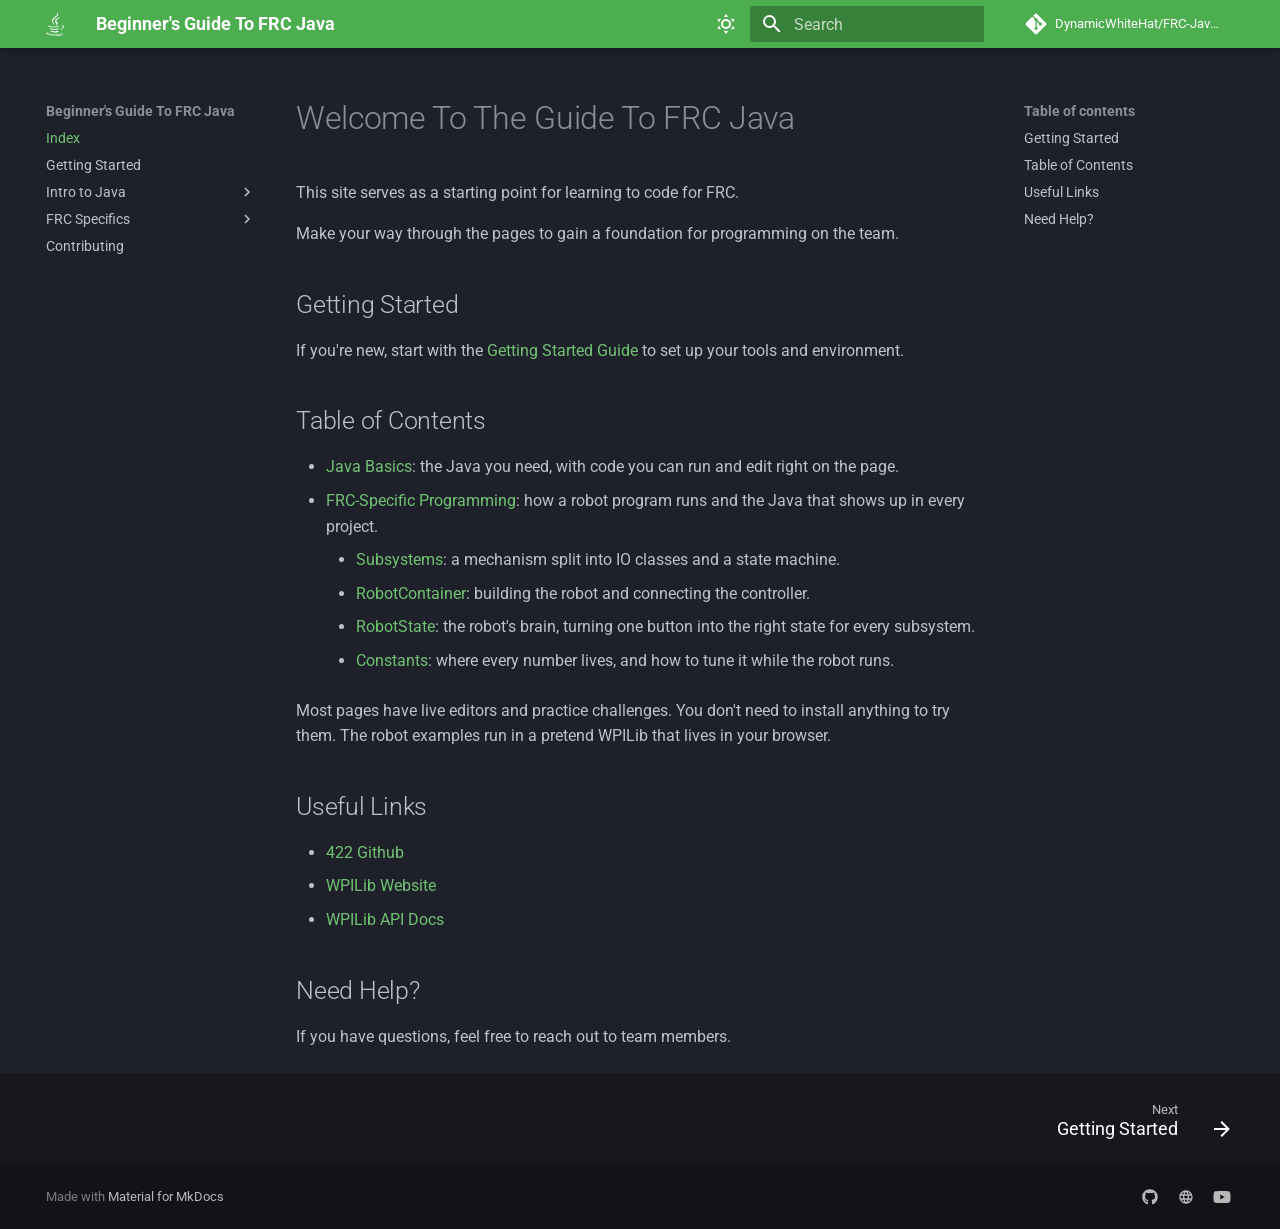
<file: index.html>
<!doctype html>
<html lang="en" class="no-js">
  <head>
    
      <meta charset="utf-8">
      <meta name="viewport" content="width=device-width,initial-scale=1">
      
      
      
        <link rel="canonical" href="https://frc422.github.io/JavaDocs/">
      
      
      
        <link rel="next" href="gettingStarted/">
      
      
        
      
      
      <link rel="icon" href="assets/Logo.png">
      <meta name="generator" content="mkdocs-1.6.1, mkdocs-material-9.7.7">
    
    
      
        <title>Beginner's Guide To FRC Java</title>
      
    
    
      <link rel="stylesheet" href="assets/stylesheets/main.ec1eaa64.min.css">
      
        
        <link rel="stylesheet" href="assets/stylesheets/palette.ab4e12ef.min.css">
      
      


    
    
      
    
    
      
        
        
        <link rel="preconnect" href="https://fonts.gstatic.com" crossorigin>
        <link rel="stylesheet" href="https://fonts.googleapis.com/css?family=Roboto:300,300i,400,400i,700,700i%7CRoboto+Mono:400,400i,700,700i&display=fallback">
        <style>:root{--md-text-font:"Roboto";--md-code-font:"Roboto Mono"}</style>
      
    
    
      <link rel="stylesheet" href="stylesheets/playground.css">
    
    <script>__md_scope=new URL(".",location),__md_hash=e=>[...e].reduce(((e,_)=>(e<<5)-e+_.charCodeAt(0)),0),__md_get=(e,_=localStorage,t=__md_scope)=>JSON.parse(_.getItem(t.pathname+"."+e)),__md_set=(e,_,t=localStorage,a=__md_scope)=>{try{t.setItem(a.pathname+"."+e,JSON.stringify(_))}catch(e){}}</script>
    
      

    
    
  </head>
  
  
    
    
      
    
    
    
    
    <body dir="ltr" data-md-color-scheme="slate" data-md-color-primary="green" data-md-color-accent="deep-purple">
  
    
    <input class="md-toggle" data-md-toggle="drawer" type="checkbox" id="__drawer" autocomplete="off">
    <input class="md-toggle" data-md-toggle="search" type="checkbox" id="__search" autocomplete="off">
    <label class="md-overlay" for="__drawer"></label>
    <div data-md-component="skip">
      
        
        <a href="#welcome-to-the-guide-to-frc-java" class="md-skip">
          Skip to content
        </a>
      
    </div>
    <div data-md-component="announce">
      
    </div>
    
    
      

  

<header class="md-header md-header--shadow" data-md-component="header">
  <nav class="md-header__inner md-grid" aria-label="Header">
    <a href="." title="Beginner&#39;s Guide To FRC Java" class="md-header__button md-logo" aria-label="Beginner's Guide To FRC Java" data-md-component="logo">
      
  
  <svg xmlns="http://www.w3.org/2000/svg" viewBox="0 0 384 512"><!--! Font Awesome Free 7.1.0 by @fontawesome - https://fontawesome.com License - https://fontawesome.com/license/free (Icons: CC BY 4.0, Fonts: SIL OFL 1.1, Code: MIT License) Copyright 2025 Fonticons, Inc.--><path d="M277.8 312.9c9.8-6.7 23.4-12.5 23.4-12.5s-38.7 7-77.2 10.2c-47.1 3.9-97.7 4.7-123.1 1.3-60.1-8 33-30.1 33-30.1s-36.1-2.4-80.6 19c-52.5 25.4 130 37 224.5 12.1m-85.4-32.1c-19-42.7-83.1-80.2 0-145.8C296.1 53.2 242.9 0 242.9 0c21.5 84.5-75.6 110.1-110.7 162.6-23.9 35.9 11.7 74.4 60.2 118.2M307 104.6c.1 0-175.2 43.8-91.5 140.2 24.7 28.4-6.5 54-6.5 54s62.7-32.4 33.9-72.9c-26.9-37.8-47.5-56.6 64.1-121.3m-6.1 270.5c-.5 1-1.2 1.8-2 2.6 128.3-33.7 81.1-118.9 19.8-97.3-3.3 1.2-6.2 3.4-8.2 6.3 3.6-1.3 7.3-2.3 11-3 31-6.5 75.5 41.5-20.6 91.4m47.1 62.3s14.5 11.9-15.9 21.2c-57.9 17.5-240.8 22.8-291.6.7-18.3-7.9 16-19 26.8-21.3 11.2-2.4 17.7-2 17.7-2-20.3-14.3-131.3 28.1-56.4 40.2C232.8 509.4 401 461.3 348 437.4M124.5 396c-78.7 22 47.9 67.4 148.1 24.5q-14.7-5.7-28.2-13.8c-44.7 8.5-65.4 9.1-106 4.5-33.5-3.8-13.9-15.2-13.9-15.2m179.8 97.2C225.6 508 128.5 506.3 71 496.8c0-.1 11.8 9.7 72.4 13.6 92.2 5.9 233.8-3.3 237.1-46.9 0 0-6.4 16.5-76.2 29.7M260.7 353c-59.2 11.4-93.5 11.1-136.8 6.6-33.5-3.5-11.6-19.7-11.6-19.7-86.8 28.8 48.2 61.4 169.5 25.9-7.8-2.8-15-7.1-21.1-12.8"/></svg>

    </a>
    <label class="md-header__button md-icon" for="__drawer">
      
      <svg xmlns="http://www.w3.org/2000/svg" viewBox="0 0 24 24"><path d="M3 6h18v2H3zm0 5h18v2H3zm0 5h18v2H3z"/></svg>
    </label>
    <div class="md-header__title" data-md-component="header-title">
      <div class="md-header__ellipsis">
        <div class="md-header__topic">
          <span class="md-ellipsis">
            Beginner's Guide To FRC Java
          </span>
        </div>
        <div class="md-header__topic" data-md-component="header-topic">
          <span class="md-ellipsis">
            
              Index
            
          </span>
        </div>
      </div>
    </div>
    
      
        <form class="md-header__option" data-md-component="palette">
  
    
    
    
    <input class="md-option" data-md-color-media="" data-md-color-scheme="slate" data-md-color-primary="green" data-md-color-accent="deep-purple"  aria-label="Light Mode"  type="radio" name="__palette" id="__palette_0">
    
      <label class="md-header__button md-icon" title="Light Mode" for="__palette_1" hidden>
        <svg xmlns="http://www.w3.org/2000/svg" viewBox="0 0 24 24"><path d="M12 7a5 5 0 0 1 5 5 5 5 0 0 1-5 5 5 5 0 0 1-5-5 5 5 0 0 1 5-5m0 2a3 3 0 0 0-3 3 3 3 0 0 0 3 3 3 3 0 0 0 3-3 3 3 0 0 0-3-3m0-7 2.39 3.42C13.65 5.15 12.84 5 12 5s-1.65.15-2.39.42zM3.34 7l4.16-.35A7.2 7.2 0 0 0 5.94 8.5c-.44.74-.69 1.5-.83 2.29zm.02 10 1.76-3.77a7.131 7.131 0 0 0 2.38 4.14zM20.65 7l-1.77 3.79a7.02 7.02 0 0 0-2.38-4.15zm-.01 10-4.14.36c.59-.51 1.12-1.14 1.54-1.86.42-.73.69-1.5.83-2.29zM12 22l-2.41-3.44c.74.27 1.55.44 2.41.44.82 0 1.63-.17 2.37-.44z"/></svg>
      </label>
    
  
    
    
    
    <input class="md-option" data-md-color-media="" data-md-color-scheme="default" data-md-color-primary="green" data-md-color-accent="deep-purple"  aria-label="Dark Mode"  type="radio" name="__palette" id="__palette_1">
    
      <label class="md-header__button md-icon" title="Dark Mode" for="__palette_0" hidden>
        <svg xmlns="http://www.w3.org/2000/svg" viewBox="0 0 24 24"><path d="m17.75 4.09-2.53 1.94.91 3.06-2.63-1.81-2.63 1.81.91-3.06-2.53-1.94L12.44 4l1.06-3 1.06 3zm3.5 6.91-1.64 1.25.59 1.98-1.7-1.17-1.7 1.17.59-1.98L15.75 11l2.06-.05L18.5 9l.69 1.95zm-2.28 4.95c.83-.08 1.72 1.1 1.19 1.85-.32.45-.66.87-1.08 1.27C15.17 23 8.84 23 4.94 19.07c-3.91-3.9-3.91-10.24 0-14.14.4-.4.82-.76 1.27-1.08.75-.53 1.93.36 1.85 1.19-.27 2.86.69 5.83 2.89 8.02a9.96 9.96 0 0 0 8.02 2.89m-1.64 2.02a12.08 12.08 0 0 1-7.8-3.47c-2.17-2.19-3.33-5-3.49-7.82-2.81 3.14-2.7 7.96.31 10.98 3.02 3.01 7.84 3.12 10.98.31"/></svg>
      </label>
    
  
</form>
      
    
    
      <script>var palette=__md_get("__palette");if(palette&&palette.color){if("(prefers-color-scheme)"===palette.color.media){var media=matchMedia("(prefers-color-scheme: light)"),input=document.querySelector(media.matches?"[data-md-color-media='(prefers-color-scheme: light)']":"[data-md-color-media='(prefers-color-scheme: dark)']");palette.color.media=input.getAttribute("data-md-color-media"),palette.color.scheme=input.getAttribute("data-md-color-scheme"),palette.color.primary=input.getAttribute("data-md-color-primary"),palette.color.accent=input.getAttribute("data-md-color-accent")}for(var[key,value]of Object.entries(palette.color))document.body.setAttribute("data-md-color-"+key,value)}</script>
    
    
    
      
      
        <label class="md-header__button md-icon" for="__search">
          
          <svg xmlns="http://www.w3.org/2000/svg" viewBox="0 0 24 24"><path d="M9.5 3A6.5 6.5 0 0 1 16 9.5c0 1.61-.59 3.09-1.56 4.23l.27.27h.79l5 5-1.5 1.5-5-5v-.79l-.27-.27A6.52 6.52 0 0 1 9.5 16 6.5 6.5 0 0 1 3 9.5 6.5 6.5 0 0 1 9.5 3m0 2C7 5 5 7 5 9.5S7 14 9.5 14 14 12 14 9.5 12 5 9.5 5"/></svg>
        </label>
        <div class="md-search" data-md-component="search" role="dialog">
  <label class="md-search__overlay" for="__search"></label>
  <div class="md-search__inner" role="search">
    <form class="md-search__form" name="search">
      <input type="text" class="md-search__input" name="query" aria-label="Search" placeholder="Search" autocapitalize="off" autocorrect="off" autocomplete="off" spellcheck="false" data-md-component="search-query" required>
      <label class="md-search__icon md-icon" for="__search">
        
        <svg xmlns="http://www.w3.org/2000/svg" viewBox="0 0 24 24"><path d="M9.5 3A6.5 6.5 0 0 1 16 9.5c0 1.61-.59 3.09-1.56 4.23l.27.27h.79l5 5-1.5 1.5-5-5v-.79l-.27-.27A6.52 6.52 0 0 1 9.5 16 6.5 6.5 0 0 1 3 9.5 6.5 6.5 0 0 1 9.5 3m0 2C7 5 5 7 5 9.5S7 14 9.5 14 14 12 14 9.5 12 5 9.5 5"/></svg>
        
        <svg xmlns="http://www.w3.org/2000/svg" viewBox="0 0 24 24"><path d="M20 11v2H8l5.5 5.5-1.42 1.42L4.16 12l7.92-7.92L13.5 5.5 8 11z"/></svg>
      </label>
      <nav class="md-search__options" aria-label="Search">
        
        <button type="reset" class="md-search__icon md-icon" title="Clear" aria-label="Clear" tabindex="-1">
          
          <svg xmlns="http://www.w3.org/2000/svg" viewBox="0 0 24 24"><path d="M19 6.41 17.59 5 12 10.59 6.41 5 5 6.41 10.59 12 5 17.59 6.41 19 12 13.41 17.59 19 19 17.59 13.41 12z"/></svg>
        </button>
      </nav>
      
    </form>
    <div class="md-search__output">
      <div class="md-search__scrollwrap" tabindex="0" data-md-scrollfix>
        <div class="md-search-result" data-md-component="search-result">
          <div class="md-search-result__meta">
            Initializing search
          </div>
          <ol class="md-search-result__list" role="presentation"></ol>
        </div>
      </div>
    </div>
  </div>
</div>
      
    
    
      <div class="md-header__source">
        <a href="https://github.com/DynamicWhiteHat/FRC-Java-Docs" title="Go to repository" class="md-source" data-md-component="source">
  <div class="md-source__icon md-icon">
    
    <svg xmlns="http://www.w3.org/2000/svg" viewBox="0 0 448 512"><!--! Font Awesome Free 7.1.0 by @fontawesome - https://fontawesome.com License - https://fontawesome.com/license/free (Icons: CC BY 4.0, Fonts: SIL OFL 1.1, Code: MIT License) Copyright 2025 Fonticons, Inc.--><path d="M439.6 236.1 244 40.5c-5.4-5.5-12.8-8.5-20.4-8.5s-15 3-20.4 8.4L162.5 81l51.5 51.5c27.1-9.1 52.7 16.8 43.4 43.7l49.7 49.7c34.2-11.8 61.2 31 35.5 56.7-26.5 26.5-70.2-2.9-56-37.3L240.3 199v121.9c25.3 12.5 22.3 41.8 9.1 55-6.4 6.4-15.2 10.1-24.3 10.1s-17.8-3.6-24.3-10.1c-17.6-17.6-11.1-46.9 11.2-56v-123c-20.8-8.5-24.6-30.7-18.6-45L142.6 101 8.5 235.1C3 240.6 0 247.9 0 255.5s3 15 8.5 20.4l195.6 195.7c5.4 5.4 12.7 8.4 20.4 8.4s15-3 20.4-8.4l194.7-194.7c5.4-5.4 8.4-12.8 8.4-20.4s-3-15-8.4-20.4"/></svg>
  </div>
  <div class="md-source__repository">
    DynamicWhiteHat/FRC-Java-Docs
  </div>
</a>
      </div>
    
  </nav>
  
</header>
    
    <div class="md-container" data-md-component="container">
      
      
        
          
        
      
      <main class="md-main" data-md-component="main">
        <div class="md-main__inner md-grid">
          
            
              
              <div class="md-sidebar md-sidebar--primary" data-md-component="sidebar" data-md-type="navigation" >
                <div class="md-sidebar__scrollwrap">
                  <div class="md-sidebar__inner">
                    



<nav class="md-nav md-nav--primary" aria-label="Navigation" data-md-level="0">
  <label class="md-nav__title" for="__drawer">
    <a href="." title="Beginner&#39;s Guide To FRC Java" class="md-nav__button md-logo" aria-label="Beginner's Guide To FRC Java" data-md-component="logo">
      
  
  <svg xmlns="http://www.w3.org/2000/svg" viewBox="0 0 384 512"><!--! Font Awesome Free 7.1.0 by @fontawesome - https://fontawesome.com License - https://fontawesome.com/license/free (Icons: CC BY 4.0, Fonts: SIL OFL 1.1, Code: MIT License) Copyright 2025 Fonticons, Inc.--><path d="M277.8 312.9c9.8-6.7 23.4-12.5 23.4-12.5s-38.7 7-77.2 10.2c-47.1 3.9-97.7 4.7-123.1 1.3-60.1-8 33-30.1 33-30.1s-36.1-2.4-80.6 19c-52.5 25.4 130 37 224.5 12.1m-85.4-32.1c-19-42.7-83.1-80.2 0-145.8C296.1 53.2 242.9 0 242.9 0c21.5 84.5-75.6 110.1-110.7 162.6-23.9 35.9 11.7 74.4 60.2 118.2M307 104.6c.1 0-175.2 43.8-91.5 140.2 24.7 28.4-6.5 54-6.5 54s62.7-32.4 33.9-72.9c-26.9-37.8-47.5-56.6 64.1-121.3m-6.1 270.5c-.5 1-1.2 1.8-2 2.6 128.3-33.7 81.1-118.9 19.8-97.3-3.3 1.2-6.2 3.4-8.2 6.3 3.6-1.3 7.3-2.3 11-3 31-6.5 75.5 41.5-20.6 91.4m47.1 62.3s14.5 11.9-15.9 21.2c-57.9 17.5-240.8 22.8-291.6.7-18.3-7.9 16-19 26.8-21.3 11.2-2.4 17.7-2 17.7-2-20.3-14.3-131.3 28.1-56.4 40.2C232.8 509.4 401 461.3 348 437.4M124.5 396c-78.7 22 47.9 67.4 148.1 24.5q-14.7-5.7-28.2-13.8c-44.7 8.5-65.4 9.1-106 4.5-33.5-3.8-13.9-15.2-13.9-15.2m179.8 97.2C225.6 508 128.5 506.3 71 496.8c0-.1 11.8 9.7 72.4 13.6 92.2 5.9 233.8-3.3 237.1-46.9 0 0-6.4 16.5-76.2 29.7M260.7 353c-59.2 11.4-93.5 11.1-136.8 6.6-33.5-3.5-11.6-19.7-11.6-19.7-86.8 28.8 48.2 61.4 169.5 25.9-7.8-2.8-15-7.1-21.1-12.8"/></svg>

    </a>
    Beginner's Guide To FRC Java
  </label>
  
    <div class="md-nav__source">
      <a href="https://github.com/DynamicWhiteHat/FRC-Java-Docs" title="Go to repository" class="md-source" data-md-component="source">
  <div class="md-source__icon md-icon">
    
    <svg xmlns="http://www.w3.org/2000/svg" viewBox="0 0 448 512"><!--! Font Awesome Free 7.1.0 by @fontawesome - https://fontawesome.com License - https://fontawesome.com/license/free (Icons: CC BY 4.0, Fonts: SIL OFL 1.1, Code: MIT License) Copyright 2025 Fonticons, Inc.--><path d="M439.6 236.1 244 40.5c-5.4-5.5-12.8-8.5-20.4-8.5s-15 3-20.4 8.4L162.5 81l51.5 51.5c27.1-9.1 52.7 16.8 43.4 43.7l49.7 49.7c34.2-11.8 61.2 31 35.5 56.7-26.5 26.5-70.2-2.9-56-37.3L240.3 199v121.9c25.3 12.5 22.3 41.8 9.1 55-6.4 6.4-15.2 10.1-24.3 10.1s-17.8-3.6-24.3-10.1c-17.6-17.6-11.1-46.9 11.2-56v-123c-20.8-8.5-24.6-30.7-18.6-45L142.6 101 8.5 235.1C3 240.6 0 247.9 0 255.5s3 15 8.5 20.4l195.6 195.7c5.4 5.4 12.7 8.4 20.4 8.4s15-3 20.4-8.4l194.7-194.7c5.4-5.4 8.4-12.8 8.4-20.4s-3-15-8.4-20.4"/></svg>
  </div>
  <div class="md-source__repository">
    DynamicWhiteHat/FRC-Java-Docs
  </div>
</a>
    </div>
  
  <ul class="md-nav__list" data-md-scrollfix>
    
      
      
  
  
    
  
  
  
    <li class="md-nav__item md-nav__item--active">
      
      <input class="md-nav__toggle md-toggle" type="checkbox" id="__toc">
      
      
        
      
      
        <label class="md-nav__link md-nav__link--active" for="__toc">
          
  
  
  <span class="md-ellipsis">
    
  
    Index
  

    
  </span>
  
  

          <span class="md-nav__icon md-icon"></span>
        </label>
      
      <a href="." class="md-nav__link md-nav__link--active">
        
  
  
  <span class="md-ellipsis">
    
  
    Index
  

    
  </span>
  
  

      </a>
      
        

<nav class="md-nav md-nav--secondary" aria-label="Table of contents">
  
  
  
    
  
  
    <label class="md-nav__title" for="__toc">
      <span class="md-nav__icon md-icon"></span>
      Table of contents
    </label>
    <ul class="md-nav__list" data-md-component="toc" data-md-scrollfix>
      
        <li class="md-nav__item">
  <a href="#getting-started" class="md-nav__link">
    <span class="md-ellipsis">
      
        Getting Started
      
    </span>
  </a>
  
</li>
      
        <li class="md-nav__item">
  <a href="#table-of-contents" class="md-nav__link">
    <span class="md-ellipsis">
      
        Table of Contents
      
    </span>
  </a>
  
</li>
      
        <li class="md-nav__item">
  <a href="#useful-links" class="md-nav__link">
    <span class="md-ellipsis">
      
        Useful Links
      
    </span>
  </a>
  
</li>
      
        <li class="md-nav__item">
  <a href="#need-help" class="md-nav__link">
    <span class="md-ellipsis">
      
        Need Help?
      
    </span>
  </a>
  
</li>
      
    </ul>
  
</nav>
      
    </li>
  

    
      
      
  
  
  
  
    <li class="md-nav__item">
      <a href="gettingStarted/" class="md-nav__link">
        
  
  
  <span class="md-ellipsis">
    
  
    Getting Started
  

    
  </span>
  
  

      </a>
    </li>
  

    
      
      
  
  
  
  
    
    
    
    
    
    <li class="md-nav__item md-nav__item--nested">
      
        
        
        <input class="md-nav__toggle md-toggle " type="checkbox" id="__nav_3" >
        
          
          <label class="md-nav__link" for="__nav_3" id="__nav_3_label" tabindex="0">
            
  
  
  <span class="md-ellipsis">
    
  
    Intro to Java
  

    
  </span>
  
  

            <span class="md-nav__icon md-icon"></span>
          </label>
        
        <nav class="md-nav" data-md-level="1" aria-labelledby="__nav_3_label" aria-expanded="false">
          <label class="md-nav__title" for="__nav_3">
            <span class="md-nav__icon md-icon"></span>
            
  
    Intro to Java
  

          </label>
          <ul class="md-nav__list" data-md-scrollfix>
            
              
                
  
  
  
  
    <li class="md-nav__item">
      <a href="introToJava/whyJava/" class="md-nav__link">
        
  
  
  <span class="md-ellipsis">
    
  
    Why Java?
  

    
  </span>
  
  

      </a>
    </li>
  

              
            
              
                
  
  
  
  
    <li class="md-nav__item">
      <a href="introToJava/javaLesson1/" class="md-nav__link">
        
  
  
  <span class="md-ellipsis">
    
  
    Lesson 1
  

    
  </span>
  
  

      </a>
    </li>
  

              
            
              
                
  
  
  
  
    <li class="md-nav__item">
      <a href="introToJava/javaLesson2/" class="md-nav__link">
        
  
  
  <span class="md-ellipsis">
    
  
    Lesson 2
  

    
  </span>
  
  

      </a>
    </li>
  

              
            
              
                
  
  
  
  
    <li class="md-nav__item">
      <a href="introToJava/javaLesson3/" class="md-nav__link">
        
  
  
  <span class="md-ellipsis">
    
  
    Lesson 3
  

    
  </span>
  
  

      </a>
    </li>
  

              
            
              
                
  
  
  
  
    <li class="md-nav__item">
      <a href="introToJava/javaQuiz/" class="md-nav__link">
        
  
  
  <span class="md-ellipsis">
    
  
    Quiz
  

    
  </span>
  
  

      </a>
    </li>
  

              
            
          </ul>
        </nav>
      
    </li>
  

    
      
      
  
  
  
  
    
    
    
    
    
    <li class="md-nav__item md-nav__item--nested">
      
        
        
        <input class="md-nav__toggle md-toggle " type="checkbox" id="__nav_4" >
        
          
          <label class="md-nav__link" for="__nav_4" id="__nav_4_label" tabindex="0">
            
  
  
  <span class="md-ellipsis">
    
  
    FRC Specifics
  

    
  </span>
  
  

            <span class="md-nav__icon md-icon"></span>
          </label>
        
        <nav class="md-nav" data-md-level="1" aria-labelledby="__nav_4_label" aria-expanded="false">
          <label class="md-nav__title" for="__nav_4">
            <span class="md-nav__icon md-icon"></span>
            
  
    FRC Specifics
  

          </label>
          <ul class="md-nav__list" data-md-scrollfix>
            
              
                
  
  
  
  
    <li class="md-nav__item">
      <a href="frcSpecifics/frcProgramming/" class="md-nav__link">
        
  
  
  <span class="md-ellipsis">
    
  
    FRC Nuances
  

    
  </span>
  
  

      </a>
    </li>
  

              
            
              
                
  
  
  
  
    <li class="md-nav__item">
      <a href="frcSpecifics/subsystems/" class="md-nav__link">
        
  
  
  <span class="md-ellipsis">
    
  
    Subsystems
  

    
  </span>
  
  

      </a>
    </li>
  

              
            
              
                
  
  
  
  
    <li class="md-nav__item">
      <a href="frcSpecifics/robotContainer/" class="md-nav__link">
        
  
  
  <span class="md-ellipsis">
    
  
    RobotContainer
  

    
  </span>
  
  

      </a>
    </li>
  

              
            
              
                
  
  
  
  
    <li class="md-nav__item">
      <a href="frcSpecifics/robotState/" class="md-nav__link">
        
  
  
  <span class="md-ellipsis">
    
  
    RobotState
  

    
  </span>
  
  

      </a>
    </li>
  

              
            
              
                
  
  
  
  
    <li class="md-nav__item">
      <a href="frcSpecifics/constants/" class="md-nav__link">
        
  
  
  <span class="md-ellipsis">
    
  
    Constants
  

    
  </span>
  
  

      </a>
    </li>
  

              
            
          </ul>
        </nav>
      
    </li>
  

    
      
      
  
  
  
  
    <li class="md-nav__item">
      <a href="contributing/" class="md-nav__link">
        
  
  
  <span class="md-ellipsis">
    
  
    Contributing
  

    
  </span>
  
  

      </a>
    </li>
  

    
  </ul>
</nav>
                  </div>
                </div>
              </div>
            
            
              
              <div class="md-sidebar md-sidebar--secondary" data-md-component="sidebar" data-md-type="toc" >
                <div class="md-sidebar__scrollwrap">
                  <div class="md-sidebar__inner">
                    

<nav class="md-nav md-nav--secondary" aria-label="Table of contents">
  
  
  
    
  
  
    <label class="md-nav__title" for="__toc">
      <span class="md-nav__icon md-icon"></span>
      Table of contents
    </label>
    <ul class="md-nav__list" data-md-component="toc" data-md-scrollfix>
      
        <li class="md-nav__item">
  <a href="#getting-started" class="md-nav__link">
    <span class="md-ellipsis">
      
        Getting Started
      
    </span>
  </a>
  
</li>
      
        <li class="md-nav__item">
  <a href="#table-of-contents" class="md-nav__link">
    <span class="md-ellipsis">
      
        Table of Contents
      
    </span>
  </a>
  
</li>
      
        <li class="md-nav__item">
  <a href="#useful-links" class="md-nav__link">
    <span class="md-ellipsis">
      
        Useful Links
      
    </span>
  </a>
  
</li>
      
        <li class="md-nav__item">
  <a href="#need-help" class="md-nav__link">
    <span class="md-ellipsis">
      
        Need Help?
      
    </span>
  </a>
  
</li>
      
    </ul>
  
</nav>
                  </div>
                </div>
              </div>
            
          
          
            <div class="md-content" data-md-component="content">
              
              <article class="md-content__inner md-typeset">
                
                  


  
  


<h1 id="welcome-to-the-guide-to-frc-java">Welcome To The Guide To FRC Java</h1>
<p>This site serves as a starting point for learning to code for FRC.</p>
<p>Make your way through the pages to gain a foundation for programming on the team.</p>
<h2 id="getting-started">Getting Started</h2>
<p>If you're new, start with the <a href="gettingStarted/">Getting Started Guide</a> to set up your tools and environment.</p>
<h2 id="table-of-contents">Table of Contents</h2>
<ul>
<li><a href="introToJava/whyJava/">Java Basics</a>: the Java you need, with code you can run and edit right on the page.</li>
<li><a href="frcSpecifics/frcProgramming/">FRC-Specific Programming</a>: how a robot program runs and the Java that shows up in every project.<ul>
<li><a href="frcSpecifics/subsystems/">Subsystems</a>: a mechanism split into IO classes and a state machine.</li>
<li><a href="frcSpecifics/robotContainer/">RobotContainer</a>: building the robot and connecting the controller.</li>
<li><a href="frcSpecifics/robotState/">RobotState</a>: the robot's brain, turning one button into the right state for every subsystem.</li>
<li><a href="frcSpecifics/constants/">Constants</a>: where every number lives, and how to tune it while the robot runs.</li>
</ul>
</li>
</ul>
<p>Most pages have live editors and practice challenges. You don't need to install anything to try them. The robot examples run in a pretend WPILib that lives in your browser.</p>
<h2 id="useful-links">Useful Links</h2>
<ul>
<li><a href="https://github.com/team422" target="_blank">422 Github</a></li>
<li><a href="https://wpilib.org/" target="_blank">WPILib Website</a></li>
<li><a href="https://github.wpilib.org/allwpilib/docs/release/java/index.html" target="_blank">WPILib API Docs</a></li>
</ul>
<h2 id="need-help">Need Help?</h2>
<p>If you have questions, feel free to reach out to team members.</p>












                
              </article>
            </div>
          
          
<script>var target=document.getElementById(location.hash.slice(1));target&&target.name&&(target.checked=target.name.startsWith("__tabbed_"))</script>
        </div>
        
      </main>
      
        <footer class="md-footer">
  
    
      
      <nav class="md-footer__inner md-grid" aria-label="Footer" >
        
        
          
          <a href="gettingStarted/" class="md-footer__link md-footer__link--next" aria-label="Next: Getting Started">
            <div class="md-footer__title">
              <span class="md-footer__direction">
                Next
              </span>
              <div class="md-ellipsis">
                Getting Started
              </div>
            </div>
            <div class="md-footer__button md-icon">
              
              <svg xmlns="http://www.w3.org/2000/svg" viewBox="0 0 24 24"><path d="M4 11v2h12l-5.5 5.5 1.42 1.42L19.84 12l-7.92-7.92L10.5 5.5 16 11z"/></svg>
            </div>
          </a>
        
      </nav>
    
  
  <div class="md-footer-meta md-typeset">
    <div class="md-footer-meta__inner md-grid">
      <div class="md-copyright">
  
  
    Made with
    <a href="https://squidfunk.github.io/mkdocs-material/" target="_blank" rel="noopener">
      Material for MkDocs
    </a>
  
</div>
      
        
<div class="md-social">
  
    
    
    
    
      
      
    
    <a href="https://github.com/team422" target="_blank" rel="noopener" title="github.com" class="md-social__link">
      <svg xmlns="http://www.w3.org/2000/svg" viewBox="0 0 512 512"><!--! Font Awesome Free 7.1.0 by @fontawesome - https://fontawesome.com License - https://fontawesome.com/license/free (Icons: CC BY 4.0, Fonts: SIL OFL 1.1, Code: MIT License) Copyright 2025 Fonticons, Inc.--><path d="M173.9 397.4c0 2-2.3 3.6-5.2 3.6-3.3.3-5.6-1.3-5.6-3.6 0-2 2.3-3.6 5.2-3.6 3-.3 5.6 1.3 5.6 3.6m-31.1-4.5c-.7 2 1.3 4.3 4.3 4.9 2.6 1 5.6 0 6.2-2s-1.3-4.3-4.3-5.2c-2.6-.7-5.5.3-6.2 2.3m44.2-1.7c-2.9.7-4.9 2.6-4.6 4.9.3 2 2.9 3.3 5.9 2.6 2.9-.7 4.9-2.6 4.6-4.6-.3-1.9-3-3.2-5.9-2.9M252.8 8C114.1 8 8 113.3 8 252c0 110.9 69.8 205.8 169.5 239.2 12.8 2.3 17.3-5.6 17.3-12.1 0-6.2-.3-40.4-.3-61.4 0 0-70 15-84.7-29.8 0 0-11.4-29.1-27.8-36.6 0 0-22.9-15.7 1.6-15.4 0 0 24.9 2 38.6 25.8 21.9 38.6 58.6 27.5 72.9 20.9 2.3-16 8.8-27.1 16-33.7-55.9-6.2-112.3-14.3-112.3-110.5 0-27.5 7.6-41.3 23.6-58.9-2.6-6.5-11.1-33.3 2.6-67.9 20.9-6.5 69 27 69 27 20-5.6 41.5-8.5 62.8-8.5s42.8 2.9 62.8 8.5c0 0 48.1-33.6 69-27 13.7 34.7 5.2 61.4 2.6 67.9 16 17.7 25.8 31.5 25.8 58.9 0 96.5-58.9 104.2-114.8 110.5 9.2 7.9 17 22.9 17 46.4 0 33.7-.3 75.4-.3 83.6 0 6.5 4.6 14.4 17.3 12.1C436.2 457.8 504 362.9 504 252 504 113.3 391.5 8 252.8 8M105.2 352.9c-1.3 1-1 3.3.7 5.2 1.6 1.6 3.9 2.3 5.2 1 1.3-1 1-3.3-.7-5.2-1.6-1.6-3.9-2.3-5.2-1m-10.8-8.1c-.7 1.3.3 2.9 2.3 3.9 1.6 1 3.6.7 4.3-.7.7-1.3-.3-2.9-2.3-3.9-2-.6-3.6-.3-4.3.7m32.4 35.6c-1.6 1.3-1 4.3 1.3 6.2 2.3 2.3 5.2 2.6 6.5 1 1.3-1.3.7-4.3-1.3-6.2-2.2-2.3-5.2-2.6-6.5-1m-11.4-14.7c-1.6 1-1.6 3.6 0 5.9s4.3 3.3 5.6 2.3c1.6-1.3 1.6-3.9 0-6.2-1.4-2.3-4-3.3-5.6-2"/></svg>
    </a>
  
    
    
    
    
      
      
    
    <a href="https://www.mechtechrobotics.com" target="_blank" rel="noopener" title="www.mechtechrobotics.com" class="md-social__link">
      <svg xmlns="http://www.w3.org/2000/svg" viewBox="0 0 24 24"><path d="M16.36 14c.08-.66.14-1.32.14-2s-.06-1.34-.14-2h3.38c.16.64.26 1.31.26 2s-.1 1.36-.26 2m-5.15 5.56c.6-1.11 1.06-2.31 1.38-3.56h2.95a8.03 8.03 0 0 1-4.33 3.56M14.34 14H9.66c-.1-.66-.16-1.32-.16-2s.06-1.35.16-2h4.68c.09.65.16 1.32.16 2s-.07 1.34-.16 2M12 19.96c-.83-1.2-1.5-2.53-1.91-3.96h3.82c-.41 1.43-1.08 2.76-1.91 3.96M8 8H5.08A7.92 7.92 0 0 1 9.4 4.44C8.8 5.55 8.35 6.75 8 8m-2.92 8H8c.35 1.25.8 2.45 1.4 3.56A8 8 0 0 1 5.08 16m-.82-2C4.1 13.36 4 12.69 4 12s.1-1.36.26-2h3.38c-.08.66-.14 1.32-.14 2s.06 1.34.14 2M12 4.03c.83 1.2 1.5 2.54 1.91 3.97h-3.82c.41-1.43 1.08-2.77 1.91-3.97M18.92 8h-2.95a15.7 15.7 0 0 0-1.38-3.56c1.84.63 3.37 1.9 4.33 3.56M12 2C6.47 2 2 6.5 2 12a10 10 0 0 0 10 10 10 10 0 0 0 10-10A10 10 0 0 0 12 2"/></svg>
    </a>
  
    
    
    
    
      
      
    
    <a href="https://www.youtube.com/@mechtechdragons" target="_blank" rel="noopener" title="www.youtube.com" class="md-social__link">
      <svg xmlns="http://www.w3.org/2000/svg" viewBox="0 0 576 512"><!--! Font Awesome Free 7.1.0 by @fontawesome - https://fontawesome.com License - https://fontawesome.com/license/free (Icons: CC BY 4.0, Fonts: SIL OFL 1.1, Code: MIT License) Copyright 2025 Fonticons, Inc.--><path d="M549.7 124.1c-6.2-23.7-24.8-42.3-48.3-48.6C458.9 64 288.1 64 288.1 64S117.3 64 74.7 75.5c-23.5 6.3-42 24.9-48.3 48.6C15 167 15 256.4 15 256.4s0 89.4 11.4 132.3c6.3 23.6 24.8 41.5 48.3 47.8C117.3 448 288.1 448 288.1 448s170.8 0 213.4-11.5c23.5-6.3 42-24.2 48.3-47.8 11.4-42.9 11.4-132.3 11.4-132.3s0-89.4-11.4-132.3zM232.2 337.6V175.2l142.7 81.2z"/></svg>
    </a>
  
</div>
      
    </div>
  </div>
</footer>
      
    </div>
    <div class="md-dialog" data-md-component="dialog">
      <div class="md-dialog__inner md-typeset"></div>
    </div>
    
    
    
      
      
      <script id="__config" type="application/json">{"annotate": null, "base": ".", "features": ["navigation.footer", "content.code.annotate"], "search": "assets/javascripts/workers/search.2c215733.min.js", "tags": null, "translations": {"clipboard.copied": "Copied to clipboard", "clipboard.copy": "Copy to clipboard", "search.result.more.one": "1 more on this page", "search.result.more.other": "# more on this page", "search.result.none": "No matching documents", "search.result.one": "1 matching document", "search.result.other": "# matching documents", "search.result.placeholder": "Type to start searching", "search.result.term.missing": "Missing", "select.version": "Select version"}, "version": null}</script>
    
    
      <script src="assets/javascripts/bundle.d7400e89.min.js"></script>
      
        <script src="javascripts/minijava.js"></script>
      
        <script src="javascripts/wpilib-prelude.js"></script>
      
        <script src="javascripts/playground.js"></script>
      
    
  </body>
</html>
</file>
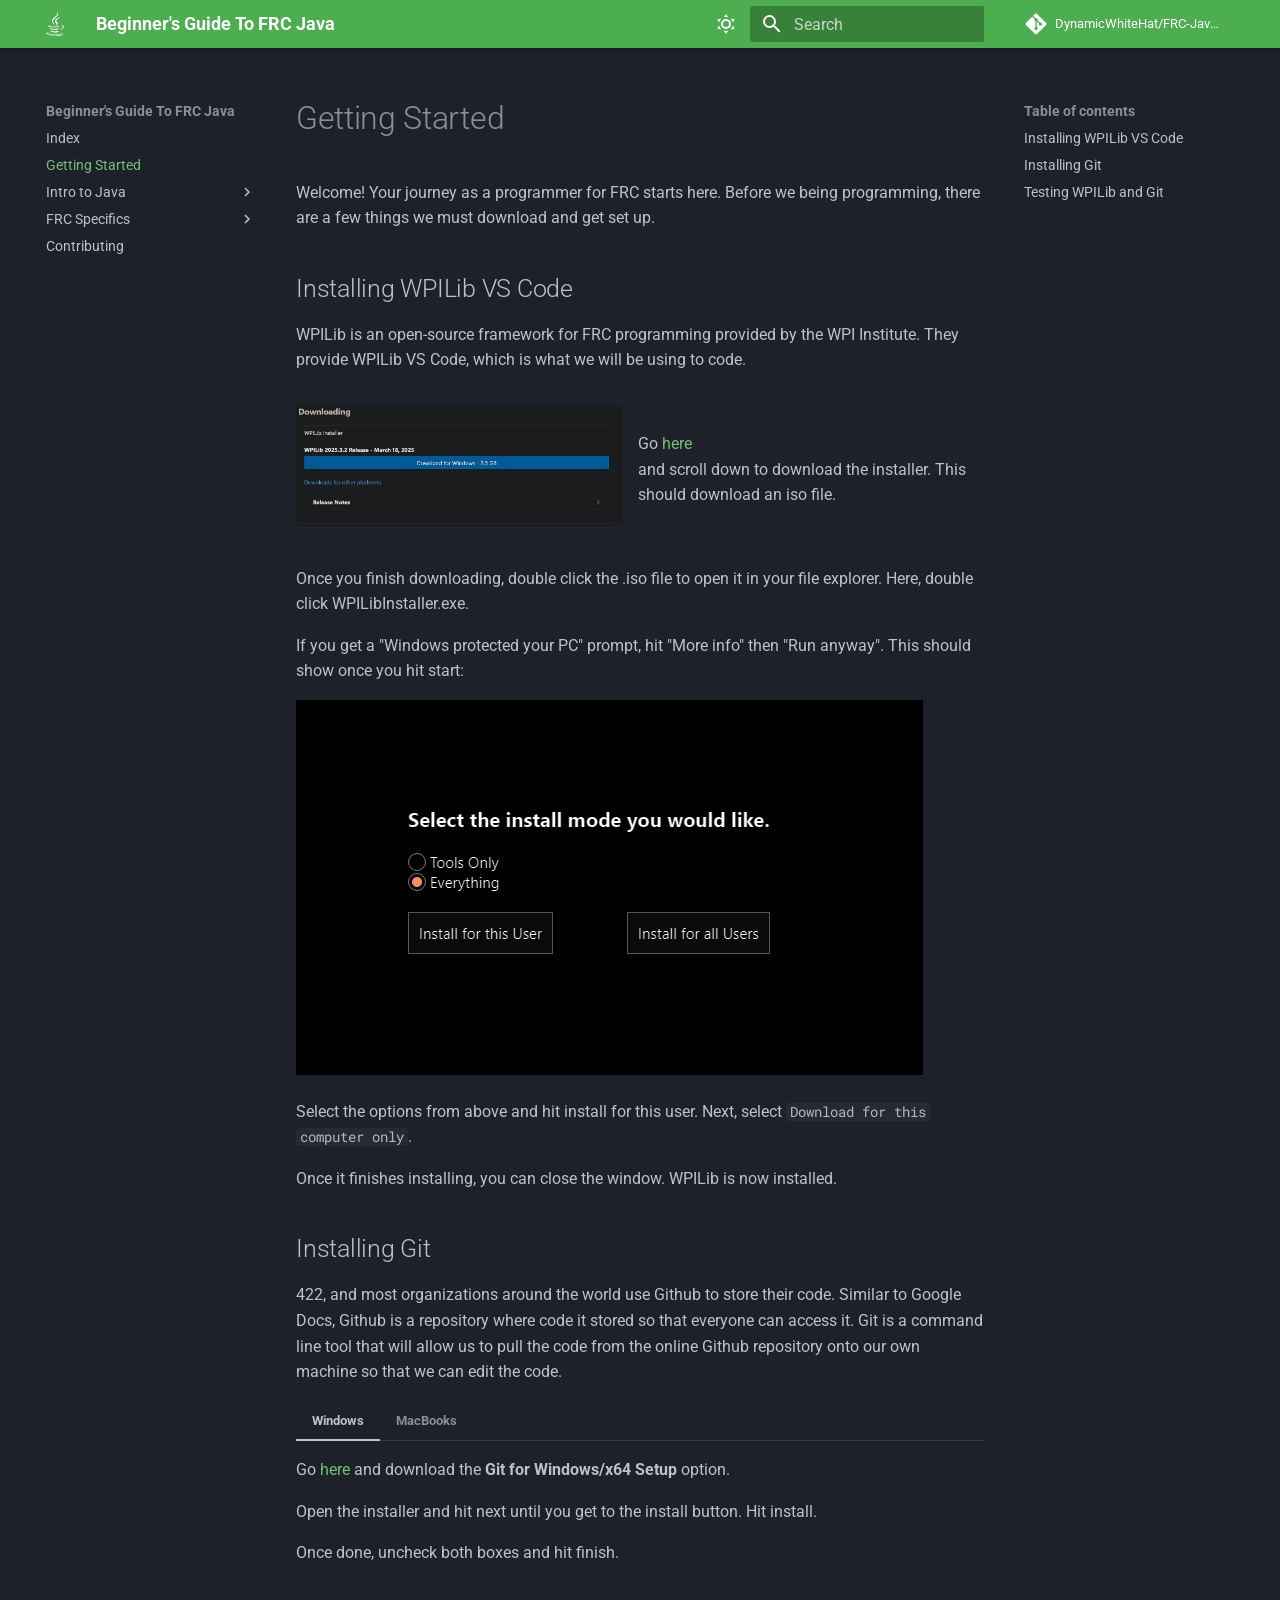
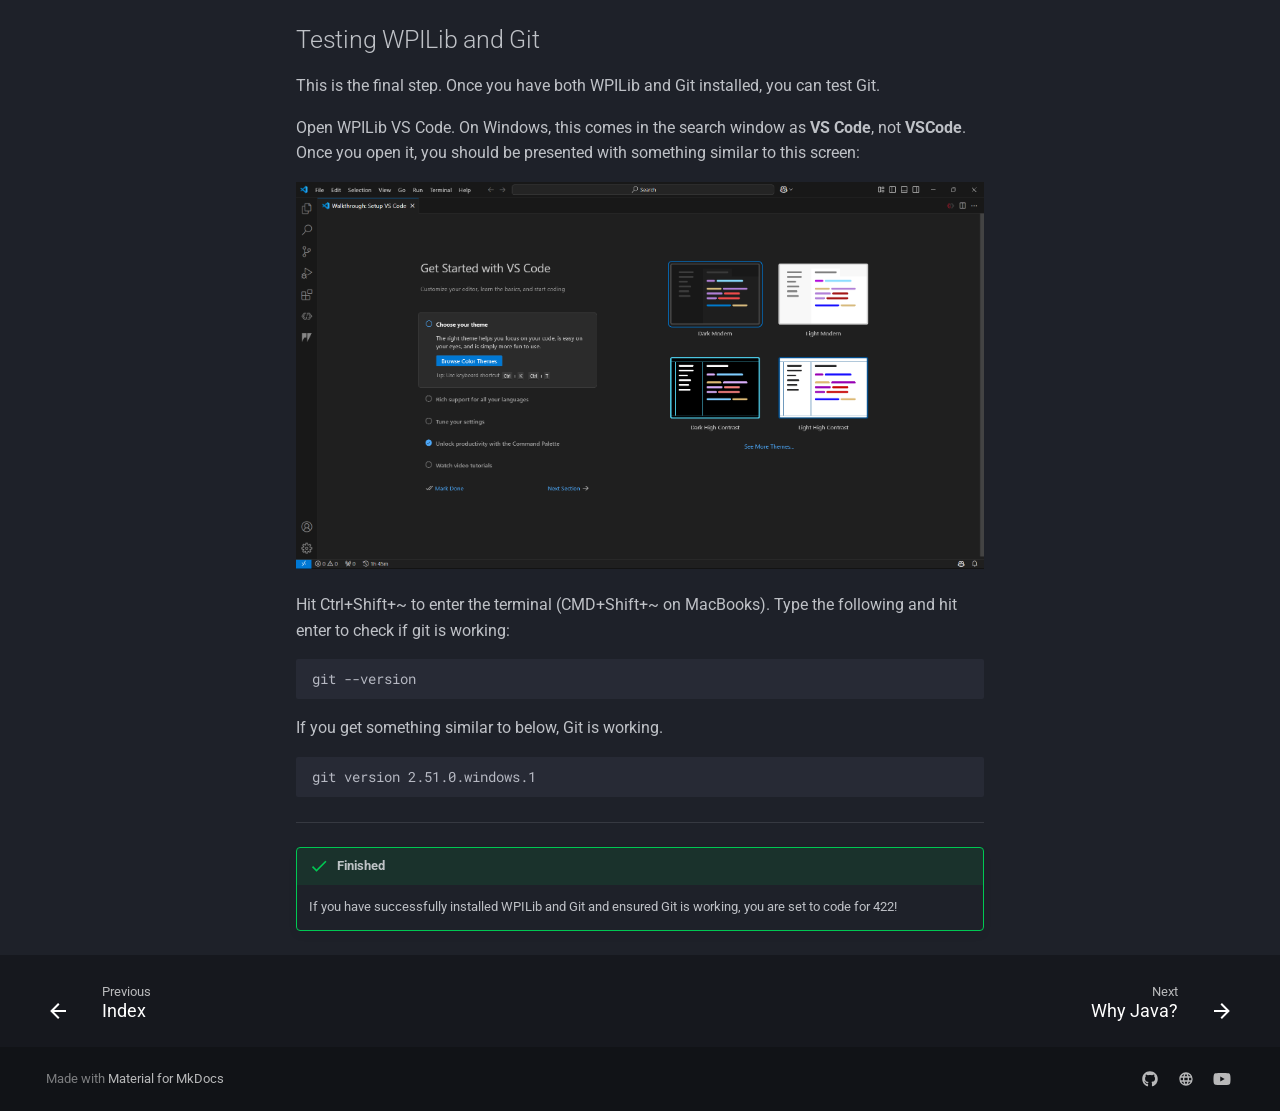
<file: gettingStarted/index.html>
<!doctype html>
<html lang="en" class="no-js">
  <head>
    
      <meta charset="utf-8">
      <meta name="viewport" content="width=device-width,initial-scale=1">
      
      
      
        <link rel="canonical" href="https://frc422.github.io/JavaDocs/gettingStarted/">
      
      
        <link rel="prev" href="..">
      
      
        <link rel="next" href="../introToJava/whyJava/">
      
      
        
      
      
      <link rel="icon" href="../assets/Logo.png">
      <meta name="generator" content="mkdocs-1.6.1, mkdocs-material-9.7.7">
    
    
      
        <title>Getting Started - Beginner's Guide To FRC Java</title>
      
    
    
      <link rel="stylesheet" href="../assets/stylesheets/main.ec1eaa64.min.css">
      
        
        <link rel="stylesheet" href="../assets/stylesheets/palette.ab4e12ef.min.css">
      
      


    
    
      
    
    
      
        
        
        <link rel="preconnect" href="https://fonts.gstatic.com" crossorigin>
        <link rel="stylesheet" href="https://fonts.googleapis.com/css?family=Roboto:300,300i,400,400i,700,700i%7CRoboto+Mono:400,400i,700,700i&display=fallback">
        <style>:root{--md-text-font:"Roboto";--md-code-font:"Roboto Mono"}</style>
      
    
    
      <link rel="stylesheet" href="../stylesheets/playground.css">
    
    <script>__md_scope=new URL("..",location),__md_hash=e=>[...e].reduce(((e,_)=>(e<<5)-e+_.charCodeAt(0)),0),__md_get=(e,_=localStorage,t=__md_scope)=>JSON.parse(_.getItem(t.pathname+"."+e)),__md_set=(e,_,t=localStorage,a=__md_scope)=>{try{t.setItem(a.pathname+"."+e,JSON.stringify(_))}catch(e){}}</script>
    
      

    
    
  </head>
  
  
    
    
      
    
    
    
    
    <body dir="ltr" data-md-color-scheme="slate" data-md-color-primary="green" data-md-color-accent="deep-purple">
  
    
    <input class="md-toggle" data-md-toggle="drawer" type="checkbox" id="__drawer" autocomplete="off">
    <input class="md-toggle" data-md-toggle="search" type="checkbox" id="__search" autocomplete="off">
    <label class="md-overlay" for="__drawer"></label>
    <div data-md-component="skip">
      
        
        <a href="#getting-started" class="md-skip">
          Skip to content
        </a>
      
    </div>
    <div data-md-component="announce">
      
    </div>
    
    
      

  

<header class="md-header md-header--shadow" data-md-component="header">
  <nav class="md-header__inner md-grid" aria-label="Header">
    <a href=".." title="Beginner&#39;s Guide To FRC Java" class="md-header__button md-logo" aria-label="Beginner's Guide To FRC Java" data-md-component="logo">
      
  
  <svg xmlns="http://www.w3.org/2000/svg" viewBox="0 0 384 512"><!--! Font Awesome Free 7.1.0 by @fontawesome - https://fontawesome.com License - https://fontawesome.com/license/free (Icons: CC BY 4.0, Fonts: SIL OFL 1.1, Code: MIT License) Copyright 2025 Fonticons, Inc.--><path d="M277.8 312.9c9.8-6.7 23.4-12.5 23.4-12.5s-38.7 7-77.2 10.2c-47.1 3.9-97.7 4.7-123.1 1.3-60.1-8 33-30.1 33-30.1s-36.1-2.4-80.6 19c-52.5 25.4 130 37 224.5 12.1m-85.4-32.1c-19-42.7-83.1-80.2 0-145.8C296.1 53.2 242.9 0 242.9 0c21.5 84.5-75.6 110.1-110.7 162.6-23.9 35.9 11.7 74.4 60.2 118.2M307 104.6c.1 0-175.2 43.8-91.5 140.2 24.7 28.4-6.5 54-6.5 54s62.7-32.4 33.9-72.9c-26.9-37.8-47.5-56.6 64.1-121.3m-6.1 270.5c-.5 1-1.2 1.8-2 2.6 128.3-33.7 81.1-118.9 19.8-97.3-3.3 1.2-6.2 3.4-8.2 6.3 3.6-1.3 7.3-2.3 11-3 31-6.5 75.5 41.5-20.6 91.4m47.1 62.3s14.5 11.9-15.9 21.2c-57.9 17.5-240.8 22.8-291.6.7-18.3-7.9 16-19 26.8-21.3 11.2-2.4 17.7-2 17.7-2-20.3-14.3-131.3 28.1-56.4 40.2C232.8 509.4 401 461.3 348 437.4M124.5 396c-78.7 22 47.9 67.4 148.1 24.5q-14.7-5.7-28.2-13.8c-44.7 8.5-65.4 9.1-106 4.5-33.5-3.8-13.9-15.2-13.9-15.2m179.8 97.2C225.6 508 128.5 506.3 71 496.8c0-.1 11.8 9.7 72.4 13.6 92.2 5.9 233.8-3.3 237.1-46.9 0 0-6.4 16.5-76.2 29.7M260.7 353c-59.2 11.4-93.5 11.1-136.8 6.6-33.5-3.5-11.6-19.7-11.6-19.7-86.8 28.8 48.2 61.4 169.5 25.9-7.8-2.8-15-7.1-21.1-12.8"/></svg>

    </a>
    <label class="md-header__button md-icon" for="__drawer">
      
      <svg xmlns="http://www.w3.org/2000/svg" viewBox="0 0 24 24"><path d="M3 6h18v2H3zm0 5h18v2H3zm0 5h18v2H3z"/></svg>
    </label>
    <div class="md-header__title" data-md-component="header-title">
      <div class="md-header__ellipsis">
        <div class="md-header__topic">
          <span class="md-ellipsis">
            Beginner's Guide To FRC Java
          </span>
        </div>
        <div class="md-header__topic" data-md-component="header-topic">
          <span class="md-ellipsis">
            
              Getting Started
            
          </span>
        </div>
      </div>
    </div>
    
      
        <form class="md-header__option" data-md-component="palette">
  
    
    
    
    <input class="md-option" data-md-color-media="" data-md-color-scheme="slate" data-md-color-primary="green" data-md-color-accent="deep-purple"  aria-label="Light Mode"  type="radio" name="__palette" id="__palette_0">
    
      <label class="md-header__button md-icon" title="Light Mode" for="__palette_1" hidden>
        <svg xmlns="http://www.w3.org/2000/svg" viewBox="0 0 24 24"><path d="M12 7a5 5 0 0 1 5 5 5 5 0 0 1-5 5 5 5 0 0 1-5-5 5 5 0 0 1 5-5m0 2a3 3 0 0 0-3 3 3 3 0 0 0 3 3 3 3 0 0 0 3-3 3 3 0 0 0-3-3m0-7 2.39 3.42C13.65 5.15 12.84 5 12 5s-1.65.15-2.39.42zM3.34 7l4.16-.35A7.2 7.2 0 0 0 5.94 8.5c-.44.74-.69 1.5-.83 2.29zm.02 10 1.76-3.77a7.131 7.131 0 0 0 2.38 4.14zM20.65 7l-1.77 3.79a7.02 7.02 0 0 0-2.38-4.15zm-.01 10-4.14.36c.59-.51 1.12-1.14 1.54-1.86.42-.73.69-1.5.83-2.29zM12 22l-2.41-3.44c.74.27 1.55.44 2.41.44.82 0 1.63-.17 2.37-.44z"/></svg>
      </label>
    
  
    
    
    
    <input class="md-option" data-md-color-media="" data-md-color-scheme="default" data-md-color-primary="green" data-md-color-accent="deep-purple"  aria-label="Dark Mode"  type="radio" name="__palette" id="__palette_1">
    
      <label class="md-header__button md-icon" title="Dark Mode" for="__palette_0" hidden>
        <svg xmlns="http://www.w3.org/2000/svg" viewBox="0 0 24 24"><path d="m17.75 4.09-2.53 1.94.91 3.06-2.63-1.81-2.63 1.81.91-3.06-2.53-1.94L12.44 4l1.06-3 1.06 3zm3.5 6.91-1.64 1.25.59 1.98-1.7-1.17-1.7 1.17.59-1.98L15.75 11l2.06-.05L18.5 9l.69 1.95zm-2.28 4.95c.83-.08 1.72 1.1 1.19 1.85-.32.45-.66.87-1.08 1.27C15.17 23 8.84 23 4.94 19.07c-3.91-3.9-3.91-10.24 0-14.14.4-.4.82-.76 1.27-1.08.75-.53 1.93.36 1.85 1.19-.27 2.86.69 5.83 2.89 8.02a9.96 9.96 0 0 0 8.02 2.89m-1.64 2.02a12.08 12.08 0 0 1-7.8-3.47c-2.17-2.19-3.33-5-3.49-7.82-2.81 3.14-2.7 7.96.31 10.98 3.02 3.01 7.84 3.12 10.98.31"/></svg>
      </label>
    
  
</form>
      
    
    
      <script>var palette=__md_get("__palette");if(palette&&palette.color){if("(prefers-color-scheme)"===palette.color.media){var media=matchMedia("(prefers-color-scheme: light)"),input=document.querySelector(media.matches?"[data-md-color-media='(prefers-color-scheme: light)']":"[data-md-color-media='(prefers-color-scheme: dark)']");palette.color.media=input.getAttribute("data-md-color-media"),palette.color.scheme=input.getAttribute("data-md-color-scheme"),palette.color.primary=input.getAttribute("data-md-color-primary"),palette.color.accent=input.getAttribute("data-md-color-accent")}for(var[key,value]of Object.entries(palette.color))document.body.setAttribute("data-md-color-"+key,value)}</script>
    
    
    
      
      
        <label class="md-header__button md-icon" for="__search">
          
          <svg xmlns="http://www.w3.org/2000/svg" viewBox="0 0 24 24"><path d="M9.5 3A6.5 6.5 0 0 1 16 9.5c0 1.61-.59 3.09-1.56 4.23l.27.27h.79l5 5-1.5 1.5-5-5v-.79l-.27-.27A6.52 6.52 0 0 1 9.5 16 6.5 6.5 0 0 1 3 9.5 6.5 6.5 0 0 1 9.5 3m0 2C7 5 5 7 5 9.5S7 14 9.5 14 14 12 14 9.5 12 5 9.5 5"/></svg>
        </label>
        <div class="md-search" data-md-component="search" role="dialog">
  <label class="md-search__overlay" for="__search"></label>
  <div class="md-search__inner" role="search">
    <form class="md-search__form" name="search">
      <input type="text" class="md-search__input" name="query" aria-label="Search" placeholder="Search" autocapitalize="off" autocorrect="off" autocomplete="off" spellcheck="false" data-md-component="search-query" required>
      <label class="md-search__icon md-icon" for="__search">
        
        <svg xmlns="http://www.w3.org/2000/svg" viewBox="0 0 24 24"><path d="M9.5 3A6.5 6.5 0 0 1 16 9.5c0 1.61-.59 3.09-1.56 4.23l.27.27h.79l5 5-1.5 1.5-5-5v-.79l-.27-.27A6.52 6.52 0 0 1 9.5 16 6.5 6.5 0 0 1 3 9.5 6.5 6.5 0 0 1 9.5 3m0 2C7 5 5 7 5 9.5S7 14 9.5 14 14 12 14 9.5 12 5 9.5 5"/></svg>
        
        <svg xmlns="http://www.w3.org/2000/svg" viewBox="0 0 24 24"><path d="M20 11v2H8l5.5 5.5-1.42 1.42L4.16 12l7.92-7.92L13.5 5.5 8 11z"/></svg>
      </label>
      <nav class="md-search__options" aria-label="Search">
        
        <button type="reset" class="md-search__icon md-icon" title="Clear" aria-label="Clear" tabindex="-1">
          
          <svg xmlns="http://www.w3.org/2000/svg" viewBox="0 0 24 24"><path d="M19 6.41 17.59 5 12 10.59 6.41 5 5 6.41 10.59 12 5 17.59 6.41 19 12 13.41 17.59 19 19 17.59 13.41 12z"/></svg>
        </button>
      </nav>
      
    </form>
    <div class="md-search__output">
      <div class="md-search__scrollwrap" tabindex="0" data-md-scrollfix>
        <div class="md-search-result" data-md-component="search-result">
          <div class="md-search-result__meta">
            Initializing search
          </div>
          <ol class="md-search-result__list" role="presentation"></ol>
        </div>
      </div>
    </div>
  </div>
</div>
      
    
    
      <div class="md-header__source">
        <a href="https://github.com/DynamicWhiteHat/FRC-Java-Docs" title="Go to repository" class="md-source" data-md-component="source">
  <div class="md-source__icon md-icon">
    
    <svg xmlns="http://www.w3.org/2000/svg" viewBox="0 0 448 512"><!--! Font Awesome Free 7.1.0 by @fontawesome - https://fontawesome.com License - https://fontawesome.com/license/free (Icons: CC BY 4.0, Fonts: SIL OFL 1.1, Code: MIT License) Copyright 2025 Fonticons, Inc.--><path d="M439.6 236.1 244 40.5c-5.4-5.5-12.8-8.5-20.4-8.5s-15 3-20.4 8.4L162.5 81l51.5 51.5c27.1-9.1 52.7 16.8 43.4 43.7l49.7 49.7c34.2-11.8 61.2 31 35.5 56.7-26.5 26.5-70.2-2.9-56-37.3L240.3 199v121.9c25.3 12.5 22.3 41.8 9.1 55-6.4 6.4-15.2 10.1-24.3 10.1s-17.8-3.6-24.3-10.1c-17.6-17.6-11.1-46.9 11.2-56v-123c-20.8-8.5-24.6-30.7-18.6-45L142.6 101 8.5 235.1C3 240.6 0 247.9 0 255.5s3 15 8.5 20.4l195.6 195.7c5.4 5.4 12.7 8.4 20.4 8.4s15-3 20.4-8.4l194.7-194.7c5.4-5.4 8.4-12.8 8.4-20.4s-3-15-8.4-20.4"/></svg>
  </div>
  <div class="md-source__repository">
    DynamicWhiteHat/FRC-Java-Docs
  </div>
</a>
      </div>
    
  </nav>
  
</header>
    
    <div class="md-container" data-md-component="container">
      
      
        
          
        
      
      <main class="md-main" data-md-component="main">
        <div class="md-main__inner md-grid">
          
            
              
              <div class="md-sidebar md-sidebar--primary" data-md-component="sidebar" data-md-type="navigation" >
                <div class="md-sidebar__scrollwrap">
                  <div class="md-sidebar__inner">
                    



<nav class="md-nav md-nav--primary" aria-label="Navigation" data-md-level="0">
  <label class="md-nav__title" for="__drawer">
    <a href=".." title="Beginner&#39;s Guide To FRC Java" class="md-nav__button md-logo" aria-label="Beginner's Guide To FRC Java" data-md-component="logo">
      
  
  <svg xmlns="http://www.w3.org/2000/svg" viewBox="0 0 384 512"><!--! Font Awesome Free 7.1.0 by @fontawesome - https://fontawesome.com License - https://fontawesome.com/license/free (Icons: CC BY 4.0, Fonts: SIL OFL 1.1, Code: MIT License) Copyright 2025 Fonticons, Inc.--><path d="M277.8 312.9c9.8-6.7 23.4-12.5 23.4-12.5s-38.7 7-77.2 10.2c-47.1 3.9-97.7 4.7-123.1 1.3-60.1-8 33-30.1 33-30.1s-36.1-2.4-80.6 19c-52.5 25.4 130 37 224.5 12.1m-85.4-32.1c-19-42.7-83.1-80.2 0-145.8C296.1 53.2 242.9 0 242.9 0c21.5 84.5-75.6 110.1-110.7 162.6-23.9 35.9 11.7 74.4 60.2 118.2M307 104.6c.1 0-175.2 43.8-91.5 140.2 24.7 28.4-6.5 54-6.5 54s62.7-32.4 33.9-72.9c-26.9-37.8-47.5-56.6 64.1-121.3m-6.1 270.5c-.5 1-1.2 1.8-2 2.6 128.3-33.7 81.1-118.9 19.8-97.3-3.3 1.2-6.2 3.4-8.2 6.3 3.6-1.3 7.3-2.3 11-3 31-6.5 75.5 41.5-20.6 91.4m47.1 62.3s14.5 11.9-15.9 21.2c-57.9 17.5-240.8 22.8-291.6.7-18.3-7.9 16-19 26.8-21.3 11.2-2.4 17.7-2 17.7-2-20.3-14.3-131.3 28.1-56.4 40.2C232.8 509.4 401 461.3 348 437.4M124.5 396c-78.7 22 47.9 67.4 148.1 24.5q-14.7-5.7-28.2-13.8c-44.7 8.5-65.4 9.1-106 4.5-33.5-3.8-13.9-15.2-13.9-15.2m179.8 97.2C225.6 508 128.5 506.3 71 496.8c0-.1 11.8 9.7 72.4 13.6 92.2 5.9 233.8-3.3 237.1-46.9 0 0-6.4 16.5-76.2 29.7M260.7 353c-59.2 11.4-93.5 11.1-136.8 6.6-33.5-3.5-11.6-19.7-11.6-19.7-86.8 28.8 48.2 61.4 169.5 25.9-7.8-2.8-15-7.1-21.1-12.8"/></svg>

    </a>
    Beginner's Guide To FRC Java
  </label>
  
    <div class="md-nav__source">
      <a href="https://github.com/DynamicWhiteHat/FRC-Java-Docs" title="Go to repository" class="md-source" data-md-component="source">
  <div class="md-source__icon md-icon">
    
    <svg xmlns="http://www.w3.org/2000/svg" viewBox="0 0 448 512"><!--! Font Awesome Free 7.1.0 by @fontawesome - https://fontawesome.com License - https://fontawesome.com/license/free (Icons: CC BY 4.0, Fonts: SIL OFL 1.1, Code: MIT License) Copyright 2025 Fonticons, Inc.--><path d="M439.6 236.1 244 40.5c-5.4-5.5-12.8-8.5-20.4-8.5s-15 3-20.4 8.4L162.5 81l51.5 51.5c27.1-9.1 52.7 16.8 43.4 43.7l49.7 49.7c34.2-11.8 61.2 31 35.5 56.7-26.5 26.5-70.2-2.9-56-37.3L240.3 199v121.9c25.3 12.5 22.3 41.8 9.1 55-6.4 6.4-15.2 10.1-24.3 10.1s-17.8-3.6-24.3-10.1c-17.6-17.6-11.1-46.9 11.2-56v-123c-20.8-8.5-24.6-30.7-18.6-45L142.6 101 8.5 235.1C3 240.6 0 247.9 0 255.5s3 15 8.5 20.4l195.6 195.7c5.4 5.4 12.7 8.4 20.4 8.4s15-3 20.4-8.4l194.7-194.7c5.4-5.4 8.4-12.8 8.4-20.4s-3-15-8.4-20.4"/></svg>
  </div>
  <div class="md-source__repository">
    DynamicWhiteHat/FRC-Java-Docs
  </div>
</a>
    </div>
  
  <ul class="md-nav__list" data-md-scrollfix>
    
      
      
  
  
  
  
    <li class="md-nav__item">
      <a href=".." class="md-nav__link">
        
  
  
  <span class="md-ellipsis">
    
  
    Index
  

    
  </span>
  
  

      </a>
    </li>
  

    
      
      
  
  
    
  
  
  
    <li class="md-nav__item md-nav__item--active">
      
      <input class="md-nav__toggle md-toggle" type="checkbox" id="__toc">
      
      
        
      
      
        <label class="md-nav__link md-nav__link--active" for="__toc">
          
  
  
  <span class="md-ellipsis">
    
  
    Getting Started
  

    
  </span>
  
  

          <span class="md-nav__icon md-icon"></span>
        </label>
      
      <a href="./" class="md-nav__link md-nav__link--active">
        
  
  
  <span class="md-ellipsis">
    
  
    Getting Started
  

    
  </span>
  
  

      </a>
      
        

<nav class="md-nav md-nav--secondary" aria-label="Table of contents">
  
  
  
    
  
  
    <label class="md-nav__title" for="__toc">
      <span class="md-nav__icon md-icon"></span>
      Table of contents
    </label>
    <ul class="md-nav__list" data-md-component="toc" data-md-scrollfix>
      
        <li class="md-nav__item">
  <a href="#installing-wpilib-vs-code" class="md-nav__link">
    <span class="md-ellipsis">
      
        Installing WPILib VS Code
      
    </span>
  </a>
  
</li>
      
        <li class="md-nav__item">
  <a href="#installing-git" class="md-nav__link">
    <span class="md-ellipsis">
      
        Installing Git
      
    </span>
  </a>
  
</li>
      
        <li class="md-nav__item">
  <a href="#testing-wpilib-and-git" class="md-nav__link">
    <span class="md-ellipsis">
      
        Testing WPILib and Git
      
    </span>
  </a>
  
</li>
      
    </ul>
  
</nav>
      
    </li>
  

    
      
      
  
  
  
  
    
    
    
    
    
    <li class="md-nav__item md-nav__item--nested">
      
        
        
        <input class="md-nav__toggle md-toggle " type="checkbox" id="__nav_3" >
        
          
          <label class="md-nav__link" for="__nav_3" id="__nav_3_label" tabindex="0">
            
  
  
  <span class="md-ellipsis">
    
  
    Intro to Java
  

    
  </span>
  
  

            <span class="md-nav__icon md-icon"></span>
          </label>
        
        <nav class="md-nav" data-md-level="1" aria-labelledby="__nav_3_label" aria-expanded="false">
          <label class="md-nav__title" for="__nav_3">
            <span class="md-nav__icon md-icon"></span>
            
  
    Intro to Java
  

          </label>
          <ul class="md-nav__list" data-md-scrollfix>
            
              
                
  
  
  
  
    <li class="md-nav__item">
      <a href="../introToJava/whyJava/" class="md-nav__link">
        
  
  
  <span class="md-ellipsis">
    
  
    Why Java?
  

    
  </span>
  
  

      </a>
    </li>
  

              
            
              
                
  
  
  
  
    <li class="md-nav__item">
      <a href="../introToJava/javaLesson1/" class="md-nav__link">
        
  
  
  <span class="md-ellipsis">
    
  
    Lesson 1
  

    
  </span>
  
  

      </a>
    </li>
  

              
            
              
                
  
  
  
  
    <li class="md-nav__item">
      <a href="../introToJava/javaLesson2/" class="md-nav__link">
        
  
  
  <span class="md-ellipsis">
    
  
    Lesson 2
  

    
  </span>
  
  

      </a>
    </li>
  

              
            
              
                
  
  
  
  
    <li class="md-nav__item">
      <a href="../introToJava/javaLesson3/" class="md-nav__link">
        
  
  
  <span class="md-ellipsis">
    
  
    Lesson 3
  

    
  </span>
  
  

      </a>
    </li>
  

              
            
              
                
  
  
  
  
    <li class="md-nav__item">
      <a href="../introToJava/javaQuiz/" class="md-nav__link">
        
  
  
  <span class="md-ellipsis">
    
  
    Quiz
  

    
  </span>
  
  

      </a>
    </li>
  

              
            
          </ul>
        </nav>
      
    </li>
  

    
      
      
  
  
  
  
    
    
    
    
    
    <li class="md-nav__item md-nav__item--nested">
      
        
        
        <input class="md-nav__toggle md-toggle " type="checkbox" id="__nav_4" >
        
          
          <label class="md-nav__link" for="__nav_4" id="__nav_4_label" tabindex="0">
            
  
  
  <span class="md-ellipsis">
    
  
    FRC Specifics
  

    
  </span>
  
  

            <span class="md-nav__icon md-icon"></span>
          </label>
        
        <nav class="md-nav" data-md-level="1" aria-labelledby="__nav_4_label" aria-expanded="false">
          <label class="md-nav__title" for="__nav_4">
            <span class="md-nav__icon md-icon"></span>
            
  
    FRC Specifics
  

          </label>
          <ul class="md-nav__list" data-md-scrollfix>
            
              
                
  
  
  
  
    <li class="md-nav__item">
      <a href="../frcSpecifics/frcProgramming/" class="md-nav__link">
        
  
  
  <span class="md-ellipsis">
    
  
    FRC Nuances
  

    
  </span>
  
  

      </a>
    </li>
  

              
            
              
                
  
  
  
  
    <li class="md-nav__item">
      <a href="../frcSpecifics/subsystems/" class="md-nav__link">
        
  
  
  <span class="md-ellipsis">
    
  
    Subsystems
  

    
  </span>
  
  

      </a>
    </li>
  

              
            
              
                
  
  
  
  
    <li class="md-nav__item">
      <a href="../frcSpecifics/robotContainer/" class="md-nav__link">
        
  
  
  <span class="md-ellipsis">
    
  
    RobotContainer
  

    
  </span>
  
  

      </a>
    </li>
  

              
            
              
                
  
  
  
  
    <li class="md-nav__item">
      <a href="../frcSpecifics/robotState/" class="md-nav__link">
        
  
  
  <span class="md-ellipsis">
    
  
    RobotState
  

    
  </span>
  
  

      </a>
    </li>
  

              
            
              
                
  
  
  
  
    <li class="md-nav__item">
      <a href="../frcSpecifics/constants/" class="md-nav__link">
        
  
  
  <span class="md-ellipsis">
    
  
    Constants
  

    
  </span>
  
  

      </a>
    </li>
  

              
            
          </ul>
        </nav>
      
    </li>
  

    
      
      
  
  
  
  
    <li class="md-nav__item">
      <a href="../contributing/" class="md-nav__link">
        
  
  
  <span class="md-ellipsis">
    
  
    Contributing
  

    
  </span>
  
  

      </a>
    </li>
  

    
  </ul>
</nav>
                  </div>
                </div>
              </div>
            
            
              
              <div class="md-sidebar md-sidebar--secondary" data-md-component="sidebar" data-md-type="toc" >
                <div class="md-sidebar__scrollwrap">
                  <div class="md-sidebar__inner">
                    

<nav class="md-nav md-nav--secondary" aria-label="Table of contents">
  
  
  
    
  
  
    <label class="md-nav__title" for="__toc">
      <span class="md-nav__icon md-icon"></span>
      Table of contents
    </label>
    <ul class="md-nav__list" data-md-component="toc" data-md-scrollfix>
      
        <li class="md-nav__item">
  <a href="#installing-wpilib-vs-code" class="md-nav__link">
    <span class="md-ellipsis">
      
        Installing WPILib VS Code
      
    </span>
  </a>
  
</li>
      
        <li class="md-nav__item">
  <a href="#installing-git" class="md-nav__link">
    <span class="md-ellipsis">
      
        Installing Git
      
    </span>
  </a>
  
</li>
      
        <li class="md-nav__item">
  <a href="#testing-wpilib-and-git" class="md-nav__link">
    <span class="md-ellipsis">
      
        Testing WPILib and Git
      
    </span>
  </a>
  
</li>
      
    </ul>
  
</nav>
                  </div>
                </div>
              </div>
            
          
          
            <div class="md-content" data-md-component="content">
              
              <article class="md-content__inner md-typeset">
                
                  


  
  


<h1 id="getting-started">Getting Started</h1>
<p>Welcome! Your journey as a programmer for FRC starts here. Before we being programming, there are a few things we must download and get set up.</p>
<h2 id="installing-wpilib-vs-code">Installing WPILib VS Code</h2>
<p>WPILib is an open-source framework for FRC programming provided by the WPI Institute. They provide WPILib VS Code, which is what we will be using to code.</p>
<div style="display: flex; align-items: center; gap: 15px;">
<div style="width: 500px;">
<p><img alt="Install WPILib" src="../assets/WPILibInstaller.png#only-light" />
<img alt="Image title" src="../assets/WPILibInstallerDark.png#only-dark" /></p>
</div>
<div>
<p>Go <a href="https://docs.wpilib.org/en/stable/docs/zero-to-robot/step-2/wpilib-setup.html">here</a><br />
and scroll down to download the installer. This should download an iso file.</p>
</div>
</div>
<p>Once you finish downloading, double click the .iso file to open it in your file explorer. Here, double click WPILibInstaller.exe.</p>
<p>If you get a "Windows protected your PC" prompt, hit "More info" then "Run anyway". This should show once you hit start:</p>
<p><img alt="WPILib Install Window" src="../assets/WPILibInstall1.png#only-light" />
<img alt="WPILib Install Window" src="../assets/WPILibInstall1Dark.png#only-dark" /></p>
<p>Select the options from above and hit install for this user. Next, select <code>Download for this computer only</code>.</p>
<p>Once it finishes installing, you can close the window. WPILib is now installed.</p>
<h2 id="installing-git">Installing Git</h2>
<p>422, and most organizations around the world use Github to store their code. Similar to Google Docs, Github is a repository where code it stored so that everyone can access it. Git is a command line tool that will allow us to pull the code from the online Github repository onto our own machine so that we can edit the code.</p>
<div class="tabbed-set tabbed-alternate" data-tabs="1:2"><input checked="checked" id="__tabbed_1_1" name="__tabbed_1" type="radio" /><input id="__tabbed_1_2" name="__tabbed_1" type="radio" /><div class="tabbed-labels"><label for="__tabbed_1_1">Windows</label><label for="__tabbed_1_2">MacBooks</label></div>
<div class="tabbed-content">
<div class="tabbed-block">
<p>Go <a href="https://git-scm.com/downloads/win">here</a> and download the <strong>Git for Windows/x64 Setup</strong> option.</p>
<p>Open the installer and hit next until you get to the install button. Hit install.</p>
<p>Once done, uncheck both boxes and hit finish.</p>
</div>
<div class="tabbed-block">
<details class="info">
<summary>MacBooks</summary>
<p>Most MacBooks today ship with Git already installed. If you are unsure if you have it, skip this step and move to <a href="#testing-wpilib-and-git">testing Git</a> to check it out.</p>
</details>
<p>MacBooks without Git already installed will need to install Homebrew first.
Open your terminal and paste the following line into it and hit enter:
<div class="copy highlight"><pre><span></span><code><span class="l l-Scalar l-Scalar-Plain">/bin/bash -c "$(curl -fsSL https://raw.githubusercontent.com/Homebrew/install/HEAD/install.sh)"</span>
</code></pre></div>
Once you finish installing Homebrew, paste the following line into the temrinal and hit enter:
<div class="copy highlight"><pre><span></span><code><span class="l l-Scalar l-Scalar-Plain">brew install git</span>
</code></pre></div></p>
</div>
</div>
</div>
<h2 id="testing-wpilib-and-git">Testing WPILib and Git</h2>
<p>This is the final step. Once you have both WPILib and Git installed, you can test Git. </p>
<p>Open WPILib VS Code. On Windows, this comes in the search window as <strong>VS Code</strong>, not <strong>VSCode</strong>. Once you open it, you should be presented with something similar to this screen:</p>
<p><img alt="VS Code" src="../assets/WPILibVSCode.png#only-light" />
<img alt="VS Code" src="../assets/WPILibVSCodeDark.png#only-dark" /></p>
<p>Hit Ctrl+Shift+~ to enter the terminal (CMD+Shift+~ on MacBooks). Type the following and hit enter to check if git is working:
<div class="highlight"><pre><span></span><code>git --version
</code></pre></div>
If you get something similar to below, Git is working.
<div class="highlight"><pre><span></span><code>git version 2.51.0.windows.1
</code></pre></div></p>
<hr />
<div class="admonition success">
<p class="admonition-title">Finished</p>
<p>If you have successfully installed WPILib and Git and ensured Git is working, you are set to code for 422!</p>
</div>












                
              </article>
            </div>
          
          
<script>var target=document.getElementById(location.hash.slice(1));target&&target.name&&(target.checked=target.name.startsWith("__tabbed_"))</script>
        </div>
        
      </main>
      
        <footer class="md-footer">
  
    
      
      <nav class="md-footer__inner md-grid" aria-label="Footer" >
        
          
          <a href=".." class="md-footer__link md-footer__link--prev" aria-label="Previous: Index">
            <div class="md-footer__button md-icon">
              
              <svg xmlns="http://www.w3.org/2000/svg" viewBox="0 0 24 24"><path d="M20 11v2H8l5.5 5.5-1.42 1.42L4.16 12l7.92-7.92L13.5 5.5 8 11z"/></svg>
            </div>
            <div class="md-footer__title">
              <span class="md-footer__direction">
                Previous
              </span>
              <div class="md-ellipsis">
                Index
              </div>
            </div>
          </a>
        
        
          
          <a href="../introToJava/whyJava/" class="md-footer__link md-footer__link--next" aria-label="Next: Why Java?">
            <div class="md-footer__title">
              <span class="md-footer__direction">
                Next
              </span>
              <div class="md-ellipsis">
                Why Java?
              </div>
            </div>
            <div class="md-footer__button md-icon">
              
              <svg xmlns="http://www.w3.org/2000/svg" viewBox="0 0 24 24"><path d="M4 11v2h12l-5.5 5.5 1.42 1.42L19.84 12l-7.92-7.92L10.5 5.5 16 11z"/></svg>
            </div>
          </a>
        
      </nav>
    
  
  <div class="md-footer-meta md-typeset">
    <div class="md-footer-meta__inner md-grid">
      <div class="md-copyright">
  
  
    Made with
    <a href="https://squidfunk.github.io/mkdocs-material/" target="_blank" rel="noopener">
      Material for MkDocs
    </a>
  
</div>
      
        
<div class="md-social">
  
    
    
    
    
      
      
    
    <a href="https://github.com/team422" target="_blank" rel="noopener" title="github.com" class="md-social__link">
      <svg xmlns="http://www.w3.org/2000/svg" viewBox="0 0 512 512"><!--! Font Awesome Free 7.1.0 by @fontawesome - https://fontawesome.com License - https://fontawesome.com/license/free (Icons: CC BY 4.0, Fonts: SIL OFL 1.1, Code: MIT License) Copyright 2025 Fonticons, Inc.--><path d="M173.9 397.4c0 2-2.3 3.6-5.2 3.6-3.3.3-5.6-1.3-5.6-3.6 0-2 2.3-3.6 5.2-3.6 3-.3 5.6 1.3 5.6 3.6m-31.1-4.5c-.7 2 1.3 4.3 4.3 4.9 2.6 1 5.6 0 6.2-2s-1.3-4.3-4.3-5.2c-2.6-.7-5.5.3-6.2 2.3m44.2-1.7c-2.9.7-4.9 2.6-4.6 4.9.3 2 2.9 3.3 5.9 2.6 2.9-.7 4.9-2.6 4.6-4.6-.3-1.9-3-3.2-5.9-2.9M252.8 8C114.1 8 8 113.3 8 252c0 110.9 69.8 205.8 169.5 239.2 12.8 2.3 17.3-5.6 17.3-12.1 0-6.2-.3-40.4-.3-61.4 0 0-70 15-84.7-29.8 0 0-11.4-29.1-27.8-36.6 0 0-22.9-15.7 1.6-15.4 0 0 24.9 2 38.6 25.8 21.9 38.6 58.6 27.5 72.9 20.9 2.3-16 8.8-27.1 16-33.7-55.9-6.2-112.3-14.3-112.3-110.5 0-27.5 7.6-41.3 23.6-58.9-2.6-6.5-11.1-33.3 2.6-67.9 20.9-6.5 69 27 69 27 20-5.6 41.5-8.5 62.8-8.5s42.8 2.9 62.8 8.5c0 0 48.1-33.6 69-27 13.7 34.7 5.2 61.4 2.6 67.9 16 17.7 25.8 31.5 25.8 58.9 0 96.5-58.9 104.2-114.8 110.5 9.2 7.9 17 22.9 17 46.4 0 33.7-.3 75.4-.3 83.6 0 6.5 4.6 14.4 17.3 12.1C436.2 457.8 504 362.9 504 252 504 113.3 391.5 8 252.8 8M105.2 352.9c-1.3 1-1 3.3.7 5.2 1.6 1.6 3.9 2.3 5.2 1 1.3-1 1-3.3-.7-5.2-1.6-1.6-3.9-2.3-5.2-1m-10.8-8.1c-.7 1.3.3 2.9 2.3 3.9 1.6 1 3.6.7 4.3-.7.7-1.3-.3-2.9-2.3-3.9-2-.6-3.6-.3-4.3.7m32.4 35.6c-1.6 1.3-1 4.3 1.3 6.2 2.3 2.3 5.2 2.6 6.5 1 1.3-1.3.7-4.3-1.3-6.2-2.2-2.3-5.2-2.6-6.5-1m-11.4-14.7c-1.6 1-1.6 3.6 0 5.9s4.3 3.3 5.6 2.3c1.6-1.3 1.6-3.9 0-6.2-1.4-2.3-4-3.3-5.6-2"/></svg>
    </a>
  
    
    
    
    
      
      
    
    <a href="https://www.mechtechrobotics.com" target="_blank" rel="noopener" title="www.mechtechrobotics.com" class="md-social__link">
      <svg xmlns="http://www.w3.org/2000/svg" viewBox="0 0 24 24"><path d="M16.36 14c.08-.66.14-1.32.14-2s-.06-1.34-.14-2h3.38c.16.64.26 1.31.26 2s-.1 1.36-.26 2m-5.15 5.56c.6-1.11 1.06-2.31 1.38-3.56h2.95a8.03 8.03 0 0 1-4.33 3.56M14.34 14H9.66c-.1-.66-.16-1.32-.16-2s.06-1.35.16-2h4.68c.09.65.16 1.32.16 2s-.07 1.34-.16 2M12 19.96c-.83-1.2-1.5-2.53-1.91-3.96h3.82c-.41 1.43-1.08 2.76-1.91 3.96M8 8H5.08A7.92 7.92 0 0 1 9.4 4.44C8.8 5.55 8.35 6.75 8 8m-2.92 8H8c.35 1.25.8 2.45 1.4 3.56A8 8 0 0 1 5.08 16m-.82-2C4.1 13.36 4 12.69 4 12s.1-1.36.26-2h3.38c-.08.66-.14 1.32-.14 2s.06 1.34.14 2M12 4.03c.83 1.2 1.5 2.54 1.91 3.97h-3.82c.41-1.43 1.08-2.77 1.91-3.97M18.92 8h-2.95a15.7 15.7 0 0 0-1.38-3.56c1.84.63 3.37 1.9 4.33 3.56M12 2C6.47 2 2 6.5 2 12a10 10 0 0 0 10 10 10 10 0 0 0 10-10A10 10 0 0 0 12 2"/></svg>
    </a>
  
    
    
    
    
      
      
    
    <a href="https://www.youtube.com/@mechtechdragons" target="_blank" rel="noopener" title="www.youtube.com" class="md-social__link">
      <svg xmlns="http://www.w3.org/2000/svg" viewBox="0 0 576 512"><!--! Font Awesome Free 7.1.0 by @fontawesome - https://fontawesome.com License - https://fontawesome.com/license/free (Icons: CC BY 4.0, Fonts: SIL OFL 1.1, Code: MIT License) Copyright 2025 Fonticons, Inc.--><path d="M549.7 124.1c-6.2-23.7-24.8-42.3-48.3-48.6C458.9 64 288.1 64 288.1 64S117.3 64 74.7 75.5c-23.5 6.3-42 24.9-48.3 48.6C15 167 15 256.4 15 256.4s0 89.4 11.4 132.3c6.3 23.6 24.8 41.5 48.3 47.8C117.3 448 288.1 448 288.1 448s170.8 0 213.4-11.5c23.5-6.3 42-24.2 48.3-47.8 11.4-42.9 11.4-132.3 11.4-132.3s0-89.4-11.4-132.3zM232.2 337.6V175.2l142.7 81.2z"/></svg>
    </a>
  
</div>
      
    </div>
  </div>
</footer>
      
    </div>
    <div class="md-dialog" data-md-component="dialog">
      <div class="md-dialog__inner md-typeset"></div>
    </div>
    
    
    
      
      
      <script id="__config" type="application/json">{"annotate": null, "base": "..", "features": ["navigation.footer", "content.code.annotate"], "search": "../assets/javascripts/workers/search.2c215733.min.js", "tags": null, "translations": {"clipboard.copied": "Copied to clipboard", "clipboard.copy": "Copy to clipboard", "search.result.more.one": "1 more on this page", "search.result.more.other": "# more on this page", "search.result.none": "No matching documents", "search.result.one": "1 matching document", "search.result.other": "# matching documents", "search.result.placeholder": "Type to start searching", "search.result.term.missing": "Missing", "select.version": "Select version"}, "version": null}</script>
    
    
      <script src="../assets/javascripts/bundle.d7400e89.min.js"></script>
      
        <script src="../javascripts/minijava.js"></script>
      
        <script src="../javascripts/wpilib-prelude.js"></script>
      
        <script src="../javascripts/playground.js"></script>
      
    
  </body>
</html>
</file>
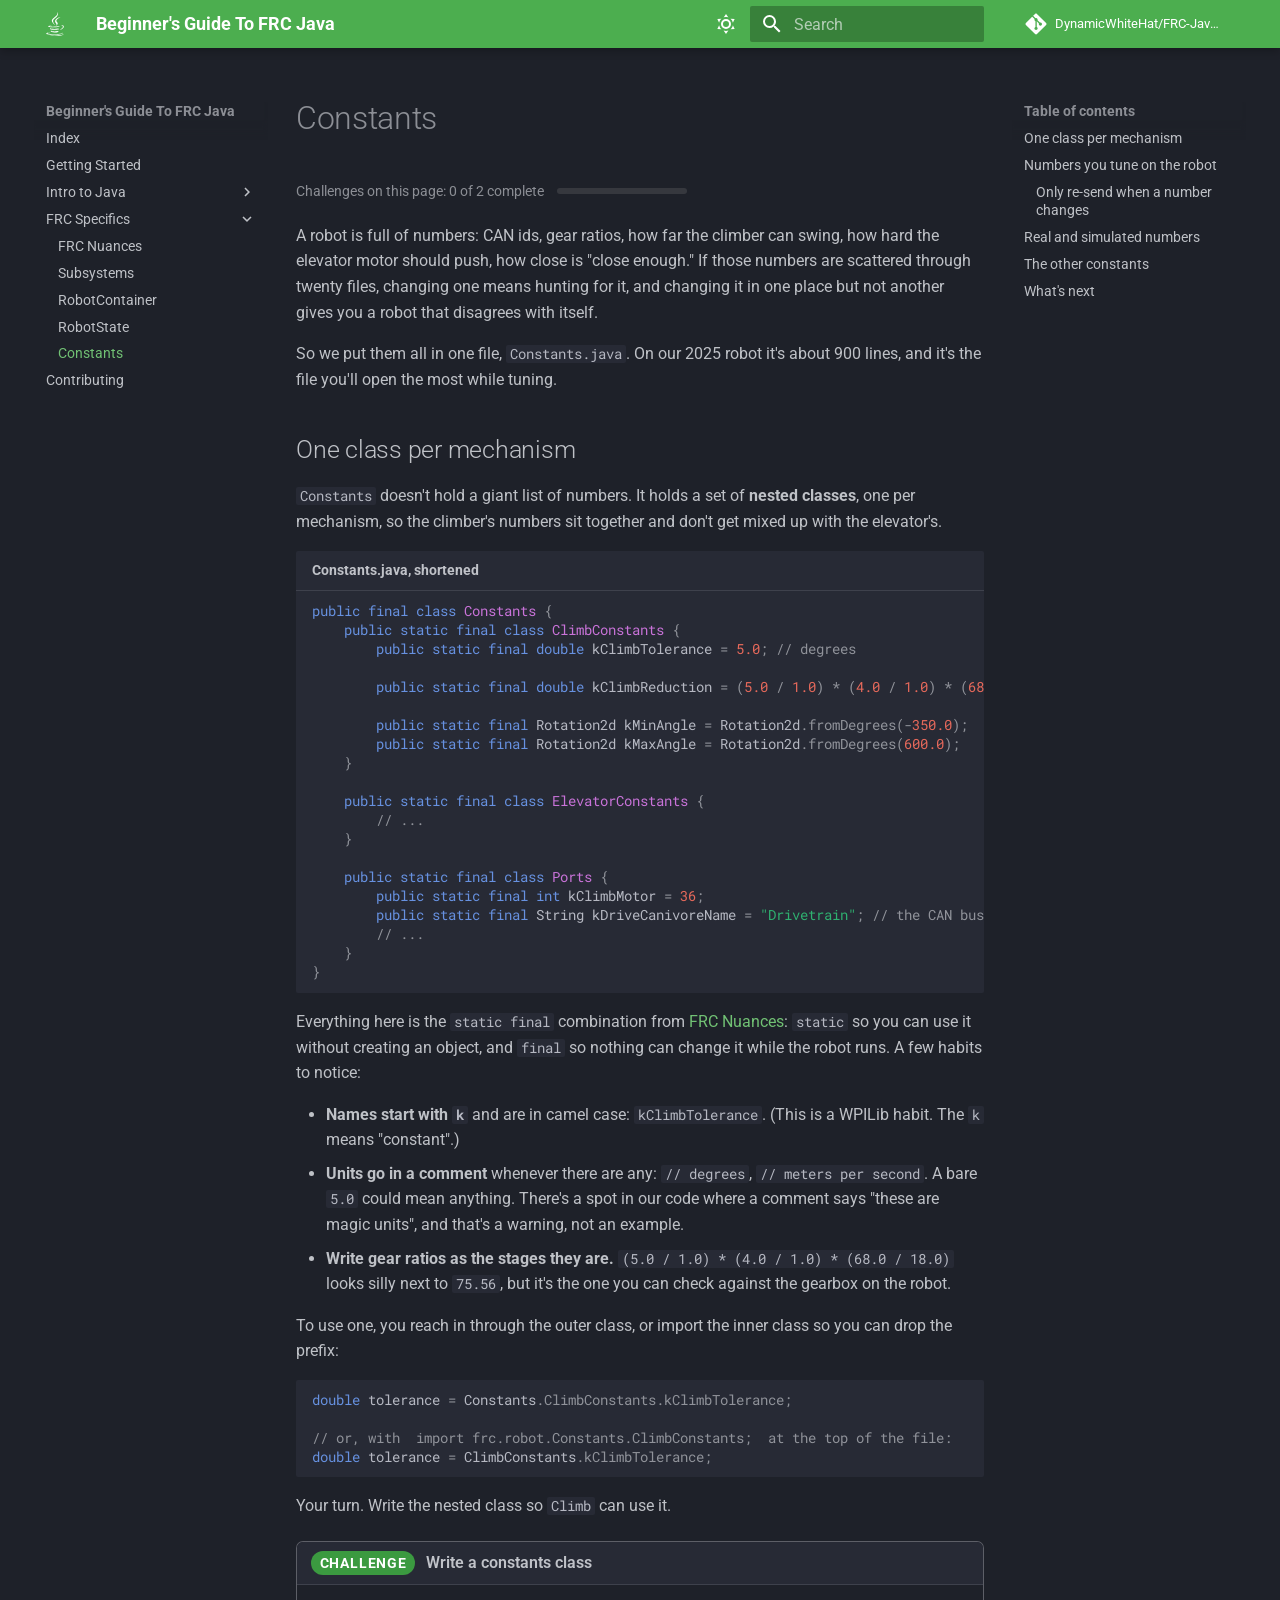
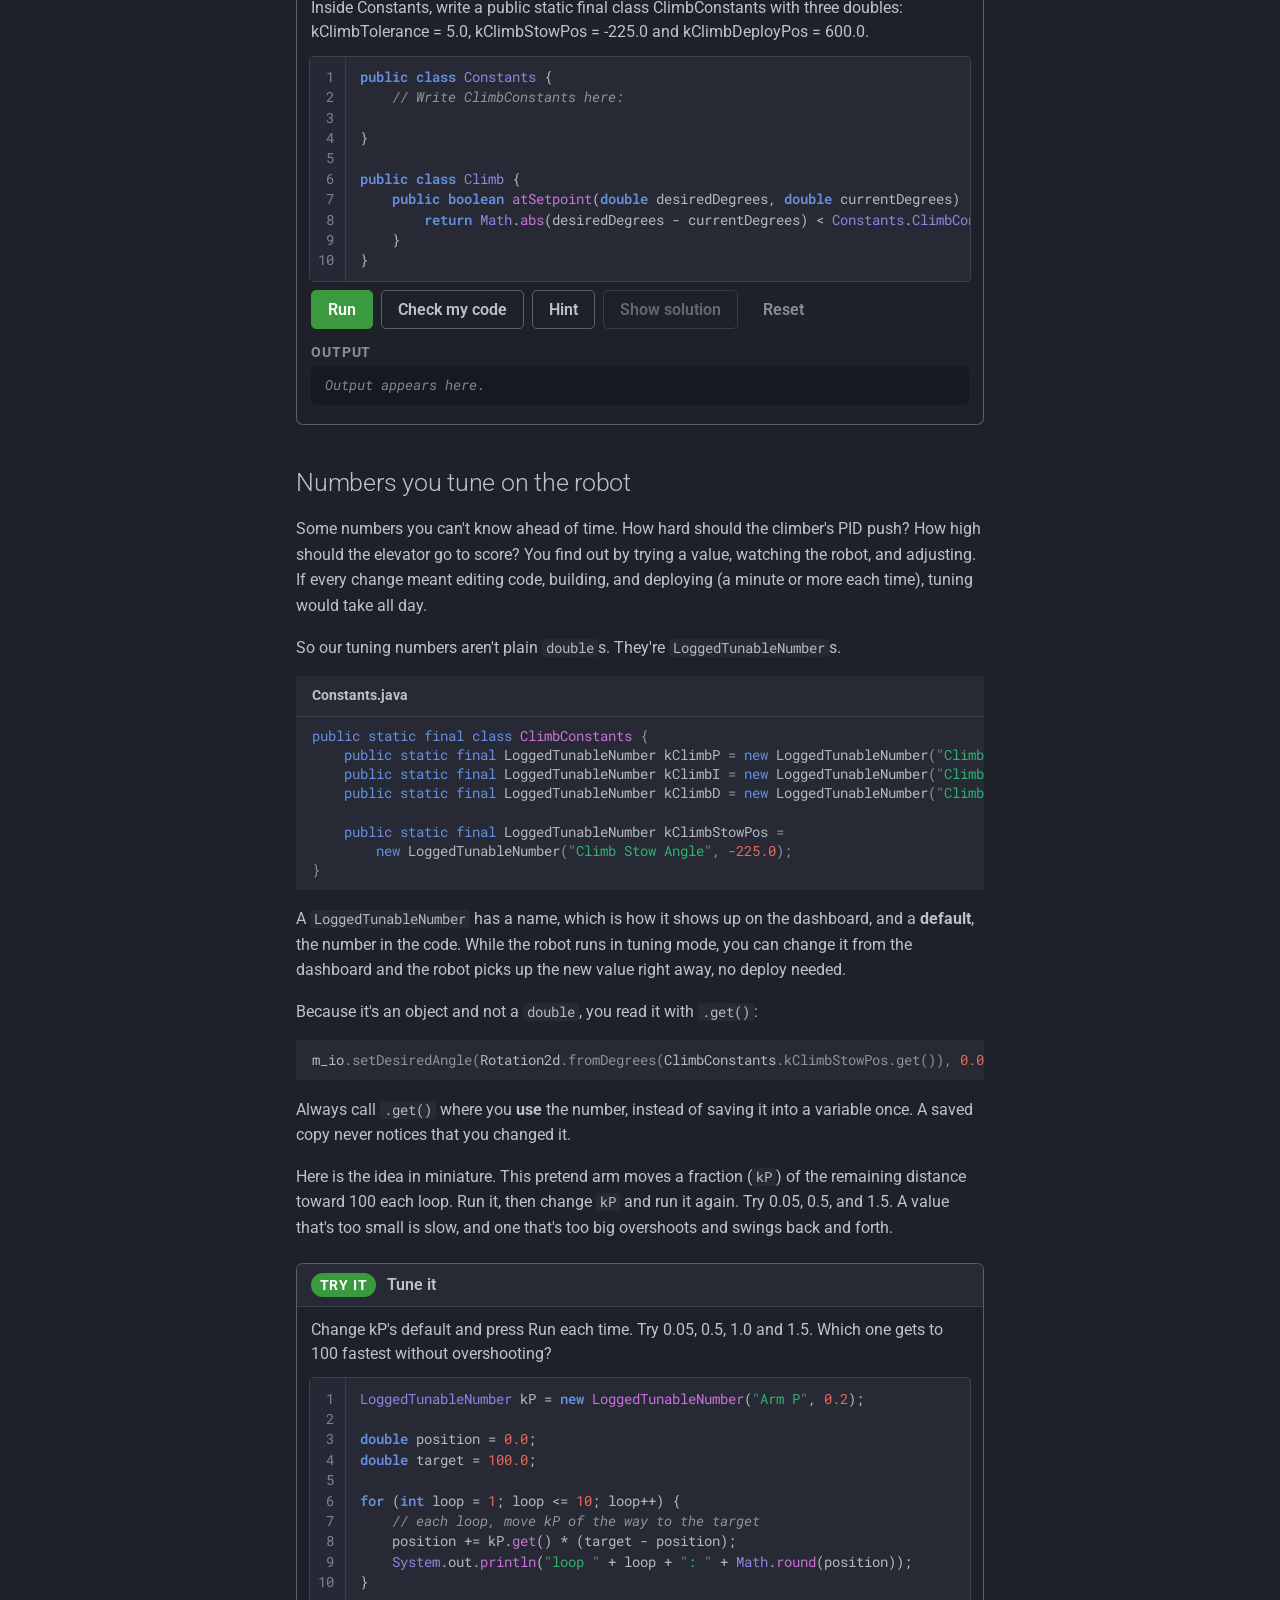
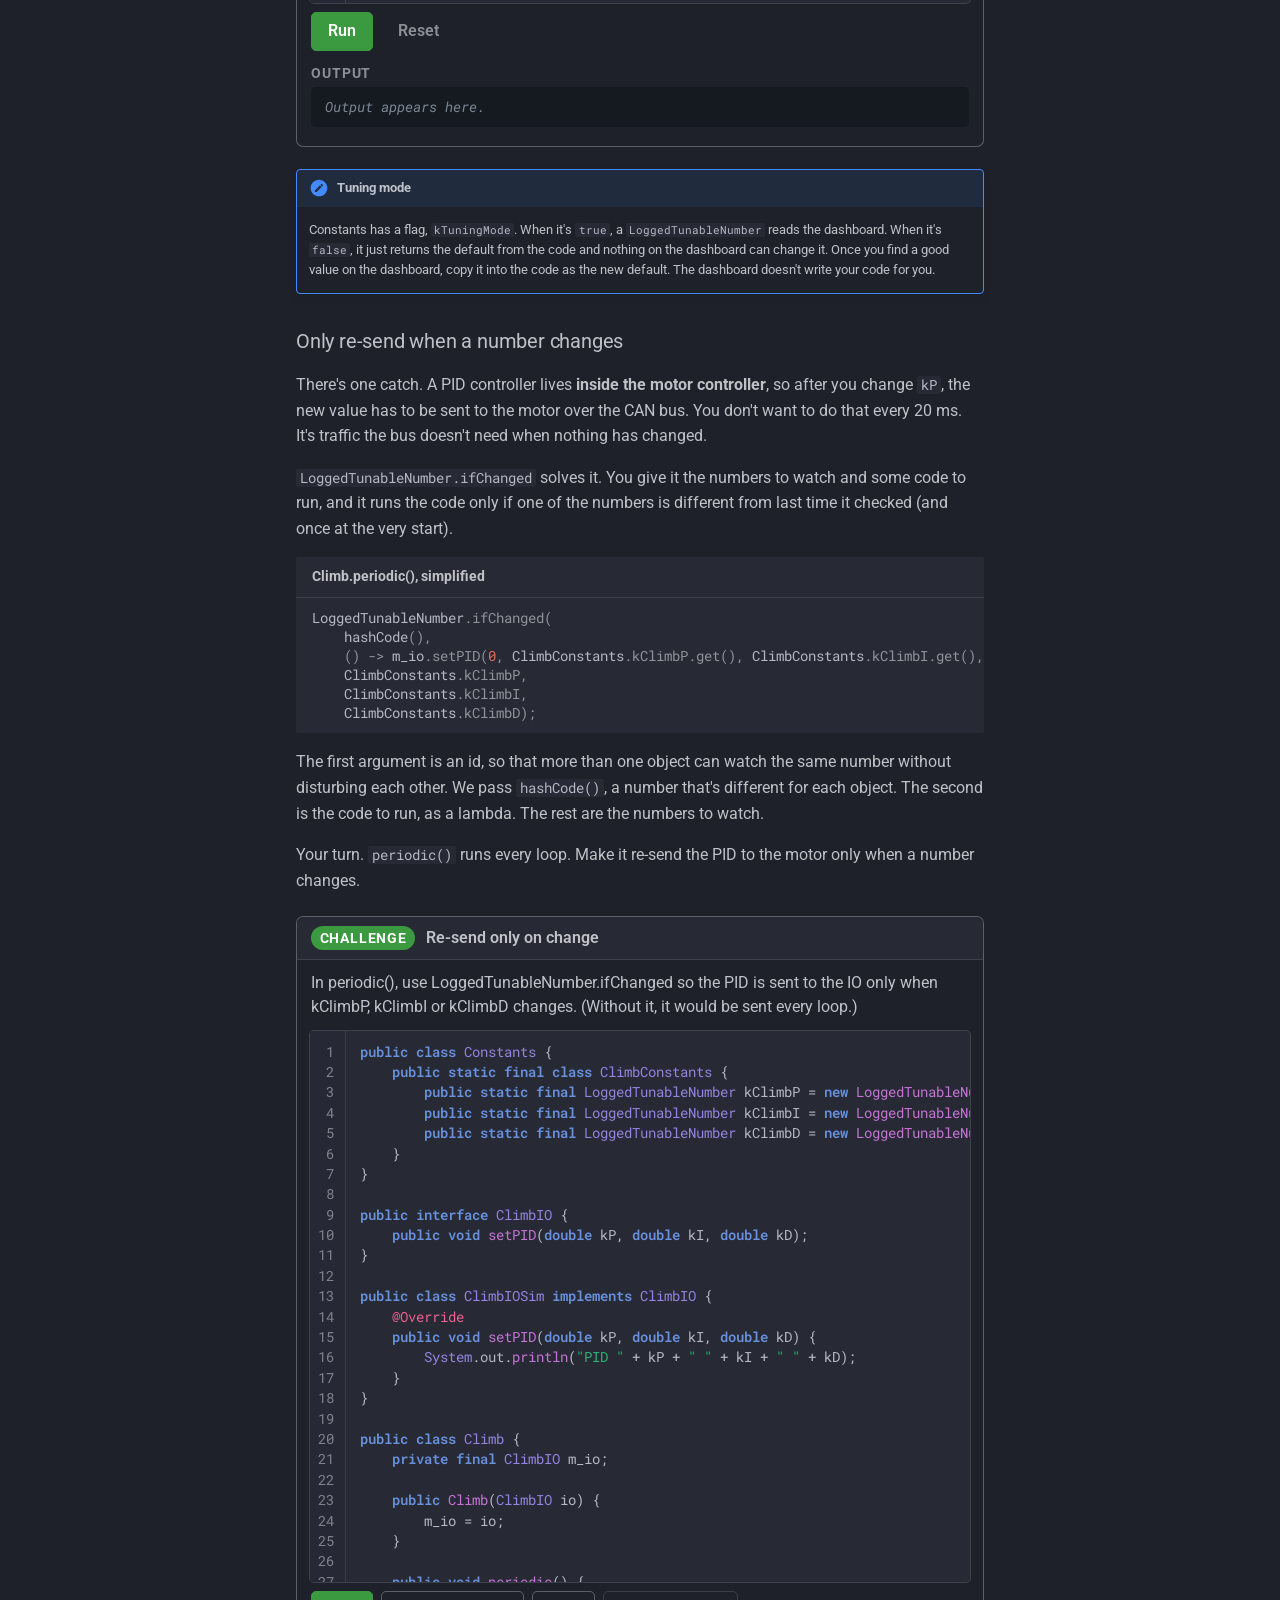
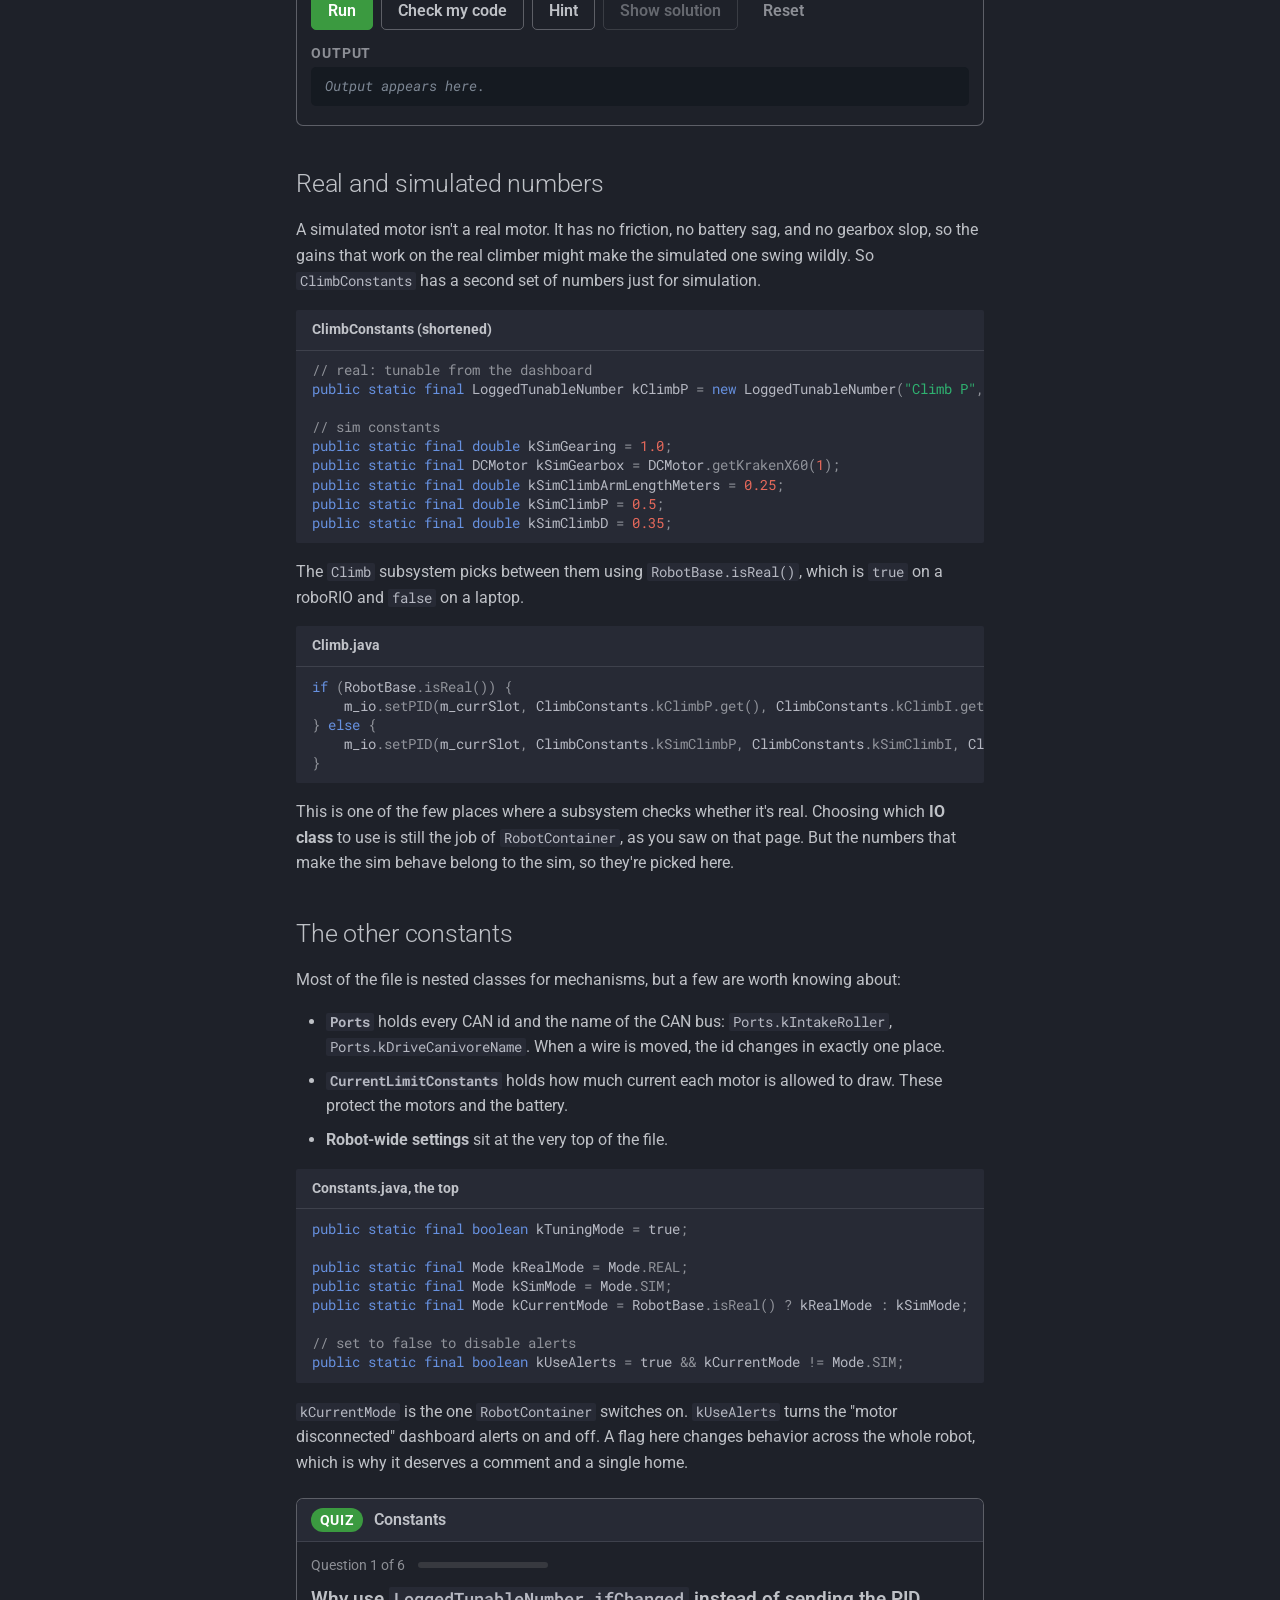
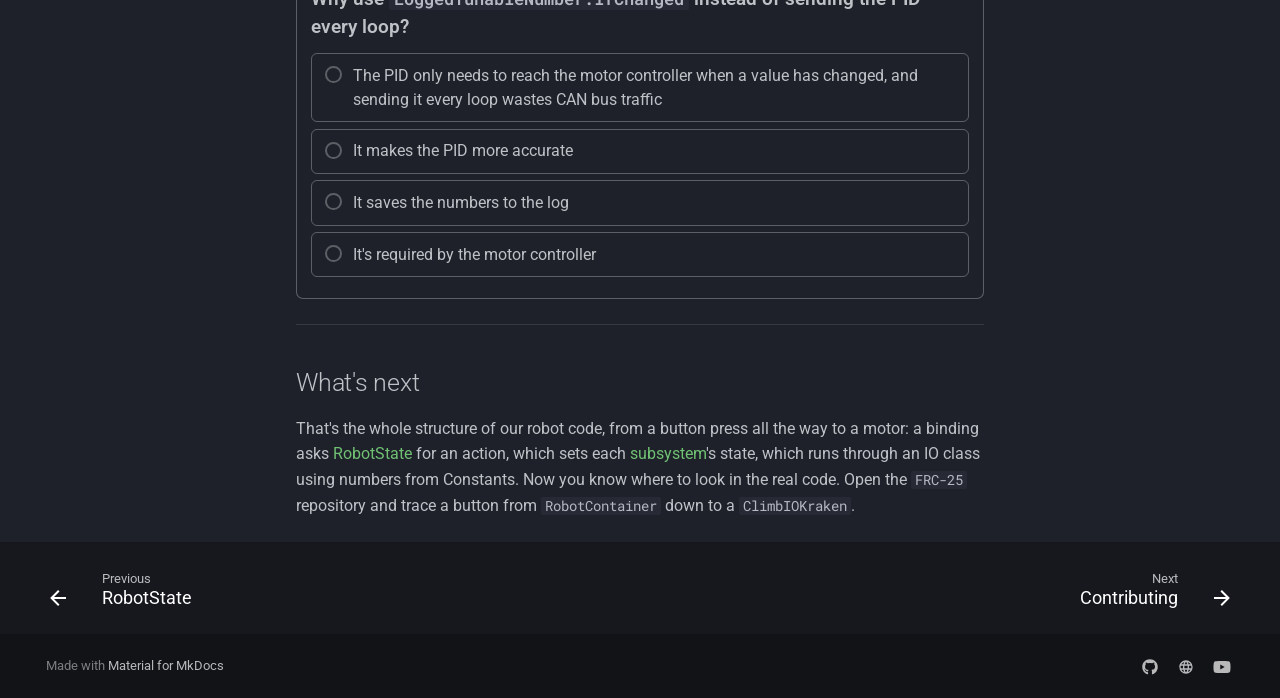
<file: frcSpecifics/constants/index.html>
<!doctype html>
<html lang="en" class="no-js">
  <head>
    
      <meta charset="utf-8">
      <meta name="viewport" content="width=device-width,initial-scale=1">
      
      
      
        <link rel="canonical" href="https://frc422.github.io/JavaDocs/frcSpecifics/constants/">
      
      
        <link rel="prev" href="../robotState/">
      
      
        <link rel="next" href="../../contributing/">
      
      
        
      
      
      <link rel="icon" href="../../assets/Logo.png">
      <meta name="generator" content="mkdocs-1.6.1, mkdocs-material-9.7.7">
    
    
      
        <title>Constants - Beginner's Guide To FRC Java</title>
      
    
    
      <link rel="stylesheet" href="../../assets/stylesheets/main.ec1eaa64.min.css">
      
        
        <link rel="stylesheet" href="../../assets/stylesheets/palette.ab4e12ef.min.css">
      
      


    
    
      
    
    
      
        
        
        <link rel="preconnect" href="https://fonts.gstatic.com" crossorigin>
        <link rel="stylesheet" href="https://fonts.googleapis.com/css?family=Roboto:300,300i,400,400i,700,700i%7CRoboto+Mono:400,400i,700,700i&display=fallback">
        <style>:root{--md-text-font:"Roboto";--md-code-font:"Roboto Mono"}</style>
      
    
    
      <link rel="stylesheet" href="../../stylesheets/playground.css">
    
    <script>__md_scope=new URL("../..",location),__md_hash=e=>[...e].reduce(((e,_)=>(e<<5)-e+_.charCodeAt(0)),0),__md_get=(e,_=localStorage,t=__md_scope)=>JSON.parse(_.getItem(t.pathname+"."+e)),__md_set=(e,_,t=localStorage,a=__md_scope)=>{try{t.setItem(a.pathname+"."+e,JSON.stringify(_))}catch(e){}}</script>
    
      

    
    
  </head>
  
  
    
    
      
    
    
    
    
    <body dir="ltr" data-md-color-scheme="slate" data-md-color-primary="green" data-md-color-accent="deep-purple">
  
    
    <input class="md-toggle" data-md-toggle="drawer" type="checkbox" id="__drawer" autocomplete="off">
    <input class="md-toggle" data-md-toggle="search" type="checkbox" id="__search" autocomplete="off">
    <label class="md-overlay" for="__drawer"></label>
    <div data-md-component="skip">
      
        
        <a href="#constants" class="md-skip">
          Skip to content
        </a>
      
    </div>
    <div data-md-component="announce">
      
    </div>
    
    
      

  

<header class="md-header md-header--shadow" data-md-component="header">
  <nav class="md-header__inner md-grid" aria-label="Header">
    <a href="../.." title="Beginner&#39;s Guide To FRC Java" class="md-header__button md-logo" aria-label="Beginner's Guide To FRC Java" data-md-component="logo">
      
  
  <svg xmlns="http://www.w3.org/2000/svg" viewBox="0 0 384 512"><!--! Font Awesome Free 7.1.0 by @fontawesome - https://fontawesome.com License - https://fontawesome.com/license/free (Icons: CC BY 4.0, Fonts: SIL OFL 1.1, Code: MIT License) Copyright 2025 Fonticons, Inc.--><path d="M277.8 312.9c9.8-6.7 23.4-12.5 23.4-12.5s-38.7 7-77.2 10.2c-47.1 3.9-97.7 4.7-123.1 1.3-60.1-8 33-30.1 33-30.1s-36.1-2.4-80.6 19c-52.5 25.4 130 37 224.5 12.1m-85.4-32.1c-19-42.7-83.1-80.2 0-145.8C296.1 53.2 242.9 0 242.9 0c21.5 84.5-75.6 110.1-110.7 162.6-23.9 35.9 11.7 74.4 60.2 118.2M307 104.6c.1 0-175.2 43.8-91.5 140.2 24.7 28.4-6.5 54-6.5 54s62.7-32.4 33.9-72.9c-26.9-37.8-47.5-56.6 64.1-121.3m-6.1 270.5c-.5 1-1.2 1.8-2 2.6 128.3-33.7 81.1-118.9 19.8-97.3-3.3 1.2-6.2 3.4-8.2 6.3 3.6-1.3 7.3-2.3 11-3 31-6.5 75.5 41.5-20.6 91.4m47.1 62.3s14.5 11.9-15.9 21.2c-57.9 17.5-240.8 22.8-291.6.7-18.3-7.9 16-19 26.8-21.3 11.2-2.4 17.7-2 17.7-2-20.3-14.3-131.3 28.1-56.4 40.2C232.8 509.4 401 461.3 348 437.4M124.5 396c-78.7 22 47.9 67.4 148.1 24.5q-14.7-5.7-28.2-13.8c-44.7 8.5-65.4 9.1-106 4.5-33.5-3.8-13.9-15.2-13.9-15.2m179.8 97.2C225.6 508 128.5 506.3 71 496.8c0-.1 11.8 9.7 72.4 13.6 92.2 5.9 233.8-3.3 237.1-46.9 0 0-6.4 16.5-76.2 29.7M260.7 353c-59.2 11.4-93.5 11.1-136.8 6.6-33.5-3.5-11.6-19.7-11.6-19.7-86.8 28.8 48.2 61.4 169.5 25.9-7.8-2.8-15-7.1-21.1-12.8"/></svg>

    </a>
    <label class="md-header__button md-icon" for="__drawer">
      
      <svg xmlns="http://www.w3.org/2000/svg" viewBox="0 0 24 24"><path d="M3 6h18v2H3zm0 5h18v2H3zm0 5h18v2H3z"/></svg>
    </label>
    <div class="md-header__title" data-md-component="header-title">
      <div class="md-header__ellipsis">
        <div class="md-header__topic">
          <span class="md-ellipsis">
            Beginner's Guide To FRC Java
          </span>
        </div>
        <div class="md-header__topic" data-md-component="header-topic">
          <span class="md-ellipsis">
            
              Constants
            
          </span>
        </div>
      </div>
    </div>
    
      
        <form class="md-header__option" data-md-component="palette">
  
    
    
    
    <input class="md-option" data-md-color-media="" data-md-color-scheme="slate" data-md-color-primary="green" data-md-color-accent="deep-purple"  aria-label="Light Mode"  type="radio" name="__palette" id="__palette_0">
    
      <label class="md-header__button md-icon" title="Light Mode" for="__palette_1" hidden>
        <svg xmlns="http://www.w3.org/2000/svg" viewBox="0 0 24 24"><path d="M12 7a5 5 0 0 1 5 5 5 5 0 0 1-5 5 5 5 0 0 1-5-5 5 5 0 0 1 5-5m0 2a3 3 0 0 0-3 3 3 3 0 0 0 3 3 3 3 0 0 0 3-3 3 3 0 0 0-3-3m0-7 2.39 3.42C13.65 5.15 12.84 5 12 5s-1.65.15-2.39.42zM3.34 7l4.16-.35A7.2 7.2 0 0 0 5.94 8.5c-.44.74-.69 1.5-.83 2.29zm.02 10 1.76-3.77a7.131 7.131 0 0 0 2.38 4.14zM20.65 7l-1.77 3.79a7.02 7.02 0 0 0-2.38-4.15zm-.01 10-4.14.36c.59-.51 1.12-1.14 1.54-1.86.42-.73.69-1.5.83-2.29zM12 22l-2.41-3.44c.74.27 1.55.44 2.41.44.82 0 1.63-.17 2.37-.44z"/></svg>
      </label>
    
  
    
    
    
    <input class="md-option" data-md-color-media="" data-md-color-scheme="default" data-md-color-primary="green" data-md-color-accent="deep-purple"  aria-label="Dark Mode"  type="radio" name="__palette" id="__palette_1">
    
      <label class="md-header__button md-icon" title="Dark Mode" for="__palette_0" hidden>
        <svg xmlns="http://www.w3.org/2000/svg" viewBox="0 0 24 24"><path d="m17.75 4.09-2.53 1.94.91 3.06-2.63-1.81-2.63 1.81.91-3.06-2.53-1.94L12.44 4l1.06-3 1.06 3zm3.5 6.91-1.64 1.25.59 1.98-1.7-1.17-1.7 1.17.59-1.98L15.75 11l2.06-.05L18.5 9l.69 1.95zm-2.28 4.95c.83-.08 1.72 1.1 1.19 1.85-.32.45-.66.87-1.08 1.27C15.17 23 8.84 23 4.94 19.07c-3.91-3.9-3.91-10.24 0-14.14.4-.4.82-.76 1.27-1.08.75-.53 1.93.36 1.85 1.19-.27 2.86.69 5.83 2.89 8.02a9.96 9.96 0 0 0 8.02 2.89m-1.64 2.02a12.08 12.08 0 0 1-7.8-3.47c-2.17-2.19-3.33-5-3.49-7.82-2.81 3.14-2.7 7.96.31 10.98 3.02 3.01 7.84 3.12 10.98.31"/></svg>
      </label>
    
  
</form>
      
    
    
      <script>var palette=__md_get("__palette");if(palette&&palette.color){if("(prefers-color-scheme)"===palette.color.media){var media=matchMedia("(prefers-color-scheme: light)"),input=document.querySelector(media.matches?"[data-md-color-media='(prefers-color-scheme: light)']":"[data-md-color-media='(prefers-color-scheme: dark)']");palette.color.media=input.getAttribute("data-md-color-media"),palette.color.scheme=input.getAttribute("data-md-color-scheme"),palette.color.primary=input.getAttribute("data-md-color-primary"),palette.color.accent=input.getAttribute("data-md-color-accent")}for(var[key,value]of Object.entries(palette.color))document.body.setAttribute("data-md-color-"+key,value)}</script>
    
    
    
      
      
        <label class="md-header__button md-icon" for="__search">
          
          <svg xmlns="http://www.w3.org/2000/svg" viewBox="0 0 24 24"><path d="M9.5 3A6.5 6.5 0 0 1 16 9.5c0 1.61-.59 3.09-1.56 4.23l.27.27h.79l5 5-1.5 1.5-5-5v-.79l-.27-.27A6.52 6.52 0 0 1 9.5 16 6.5 6.5 0 0 1 3 9.5 6.5 6.5 0 0 1 9.5 3m0 2C7 5 5 7 5 9.5S7 14 9.5 14 14 12 14 9.5 12 5 9.5 5"/></svg>
        </label>
        <div class="md-search" data-md-component="search" role="dialog">
  <label class="md-search__overlay" for="__search"></label>
  <div class="md-search__inner" role="search">
    <form class="md-search__form" name="search">
      <input type="text" class="md-search__input" name="query" aria-label="Search" placeholder="Search" autocapitalize="off" autocorrect="off" autocomplete="off" spellcheck="false" data-md-component="search-query" required>
      <label class="md-search__icon md-icon" for="__search">
        
        <svg xmlns="http://www.w3.org/2000/svg" viewBox="0 0 24 24"><path d="M9.5 3A6.5 6.5 0 0 1 16 9.5c0 1.61-.59 3.09-1.56 4.23l.27.27h.79l5 5-1.5 1.5-5-5v-.79l-.27-.27A6.52 6.52 0 0 1 9.5 16 6.5 6.5 0 0 1 3 9.5 6.5 6.5 0 0 1 9.5 3m0 2C7 5 5 7 5 9.5S7 14 9.5 14 14 12 14 9.5 12 5 9.5 5"/></svg>
        
        <svg xmlns="http://www.w3.org/2000/svg" viewBox="0 0 24 24"><path d="M20 11v2H8l5.5 5.5-1.42 1.42L4.16 12l7.92-7.92L13.5 5.5 8 11z"/></svg>
      </label>
      <nav class="md-search__options" aria-label="Search">
        
        <button type="reset" class="md-search__icon md-icon" title="Clear" aria-label="Clear" tabindex="-1">
          
          <svg xmlns="http://www.w3.org/2000/svg" viewBox="0 0 24 24"><path d="M19 6.41 17.59 5 12 10.59 6.41 5 5 6.41 10.59 12 5 17.59 6.41 19 12 13.41 17.59 19 19 17.59 13.41 12z"/></svg>
        </button>
      </nav>
      
    </form>
    <div class="md-search__output">
      <div class="md-search__scrollwrap" tabindex="0" data-md-scrollfix>
        <div class="md-search-result" data-md-component="search-result">
          <div class="md-search-result__meta">
            Initializing search
          </div>
          <ol class="md-search-result__list" role="presentation"></ol>
        </div>
      </div>
    </div>
  </div>
</div>
      
    
    
      <div class="md-header__source">
        <a href="https://github.com/DynamicWhiteHat/FRC-Java-Docs" title="Go to repository" class="md-source" data-md-component="source">
  <div class="md-source__icon md-icon">
    
    <svg xmlns="http://www.w3.org/2000/svg" viewBox="0 0 448 512"><!--! Font Awesome Free 7.1.0 by @fontawesome - https://fontawesome.com License - https://fontawesome.com/license/free (Icons: CC BY 4.0, Fonts: SIL OFL 1.1, Code: MIT License) Copyright 2025 Fonticons, Inc.--><path d="M439.6 236.1 244 40.5c-5.4-5.5-12.8-8.5-20.4-8.5s-15 3-20.4 8.4L162.5 81l51.5 51.5c27.1-9.1 52.7 16.8 43.4 43.7l49.7 49.7c34.2-11.8 61.2 31 35.5 56.7-26.5 26.5-70.2-2.9-56-37.3L240.3 199v121.9c25.3 12.5 22.3 41.8 9.1 55-6.4 6.4-15.2 10.1-24.3 10.1s-17.8-3.6-24.3-10.1c-17.6-17.6-11.1-46.9 11.2-56v-123c-20.8-8.5-24.6-30.7-18.6-45L142.6 101 8.5 235.1C3 240.6 0 247.9 0 255.5s3 15 8.5 20.4l195.6 195.7c5.4 5.4 12.7 8.4 20.4 8.4s15-3 20.4-8.4l194.7-194.7c5.4-5.4 8.4-12.8 8.4-20.4s-3-15-8.4-20.4"/></svg>
  </div>
  <div class="md-source__repository">
    DynamicWhiteHat/FRC-Java-Docs
  </div>
</a>
      </div>
    
  </nav>
  
</header>
    
    <div class="md-container" data-md-component="container">
      
      
        
          
        
      
      <main class="md-main" data-md-component="main">
        <div class="md-main__inner md-grid">
          
            
              
              <div class="md-sidebar md-sidebar--primary" data-md-component="sidebar" data-md-type="navigation" >
                <div class="md-sidebar__scrollwrap">
                  <div class="md-sidebar__inner">
                    



<nav class="md-nav md-nav--primary" aria-label="Navigation" data-md-level="0">
  <label class="md-nav__title" for="__drawer">
    <a href="../.." title="Beginner&#39;s Guide To FRC Java" class="md-nav__button md-logo" aria-label="Beginner's Guide To FRC Java" data-md-component="logo">
      
  
  <svg xmlns="http://www.w3.org/2000/svg" viewBox="0 0 384 512"><!--! Font Awesome Free 7.1.0 by @fontawesome - https://fontawesome.com License - https://fontawesome.com/license/free (Icons: CC BY 4.0, Fonts: SIL OFL 1.1, Code: MIT License) Copyright 2025 Fonticons, Inc.--><path d="M277.8 312.9c9.8-6.7 23.4-12.5 23.4-12.5s-38.7 7-77.2 10.2c-47.1 3.9-97.7 4.7-123.1 1.3-60.1-8 33-30.1 33-30.1s-36.1-2.4-80.6 19c-52.5 25.4 130 37 224.5 12.1m-85.4-32.1c-19-42.7-83.1-80.2 0-145.8C296.1 53.2 242.9 0 242.9 0c21.5 84.5-75.6 110.1-110.7 162.6-23.9 35.9 11.7 74.4 60.2 118.2M307 104.6c.1 0-175.2 43.8-91.5 140.2 24.7 28.4-6.5 54-6.5 54s62.7-32.4 33.9-72.9c-26.9-37.8-47.5-56.6 64.1-121.3m-6.1 270.5c-.5 1-1.2 1.8-2 2.6 128.3-33.7 81.1-118.9 19.8-97.3-3.3 1.2-6.2 3.4-8.2 6.3 3.6-1.3 7.3-2.3 11-3 31-6.5 75.5 41.5-20.6 91.4m47.1 62.3s14.5 11.9-15.9 21.2c-57.9 17.5-240.8 22.8-291.6.7-18.3-7.9 16-19 26.8-21.3 11.2-2.4 17.7-2 17.7-2-20.3-14.3-131.3 28.1-56.4 40.2C232.8 509.4 401 461.3 348 437.4M124.5 396c-78.7 22 47.9 67.4 148.1 24.5q-14.7-5.7-28.2-13.8c-44.7 8.5-65.4 9.1-106 4.5-33.5-3.8-13.9-15.2-13.9-15.2m179.8 97.2C225.6 508 128.5 506.3 71 496.8c0-.1 11.8 9.7 72.4 13.6 92.2 5.9 233.8-3.3 237.1-46.9 0 0-6.4 16.5-76.2 29.7M260.7 353c-59.2 11.4-93.5 11.1-136.8 6.6-33.5-3.5-11.6-19.7-11.6-19.7-86.8 28.8 48.2 61.4 169.5 25.9-7.8-2.8-15-7.1-21.1-12.8"/></svg>

    </a>
    Beginner's Guide To FRC Java
  </label>
  
    <div class="md-nav__source">
      <a href="https://github.com/DynamicWhiteHat/FRC-Java-Docs" title="Go to repository" class="md-source" data-md-component="source">
  <div class="md-source__icon md-icon">
    
    <svg xmlns="http://www.w3.org/2000/svg" viewBox="0 0 448 512"><!--! Font Awesome Free 7.1.0 by @fontawesome - https://fontawesome.com License - https://fontawesome.com/license/free (Icons: CC BY 4.0, Fonts: SIL OFL 1.1, Code: MIT License) Copyright 2025 Fonticons, Inc.--><path d="M439.6 236.1 244 40.5c-5.4-5.5-12.8-8.5-20.4-8.5s-15 3-20.4 8.4L162.5 81l51.5 51.5c27.1-9.1 52.7 16.8 43.4 43.7l49.7 49.7c34.2-11.8 61.2 31 35.5 56.7-26.5 26.5-70.2-2.9-56-37.3L240.3 199v121.9c25.3 12.5 22.3 41.8 9.1 55-6.4 6.4-15.2 10.1-24.3 10.1s-17.8-3.6-24.3-10.1c-17.6-17.6-11.1-46.9 11.2-56v-123c-20.8-8.5-24.6-30.7-18.6-45L142.6 101 8.5 235.1C3 240.6 0 247.9 0 255.5s3 15 8.5 20.4l195.6 195.7c5.4 5.4 12.7 8.4 20.4 8.4s15-3 20.4-8.4l194.7-194.7c5.4-5.4 8.4-12.8 8.4-20.4s-3-15-8.4-20.4"/></svg>
  </div>
  <div class="md-source__repository">
    DynamicWhiteHat/FRC-Java-Docs
  </div>
</a>
    </div>
  
  <ul class="md-nav__list" data-md-scrollfix>
    
      
      
  
  
  
  
    <li class="md-nav__item">
      <a href="../.." class="md-nav__link">
        
  
  
  <span class="md-ellipsis">
    
  
    Index
  

    
  </span>
  
  

      </a>
    </li>
  

    
      
      
  
  
  
  
    <li class="md-nav__item">
      <a href="../../gettingStarted/" class="md-nav__link">
        
  
  
  <span class="md-ellipsis">
    
  
    Getting Started
  

    
  </span>
  
  

      </a>
    </li>
  

    
      
      
  
  
  
  
    
    
    
    
    
    <li class="md-nav__item md-nav__item--nested">
      
        
        
        <input class="md-nav__toggle md-toggle " type="checkbox" id="__nav_3" >
        
          
          <label class="md-nav__link" for="__nav_3" id="__nav_3_label" tabindex="0">
            
  
  
  <span class="md-ellipsis">
    
  
    Intro to Java
  

    
  </span>
  
  

            <span class="md-nav__icon md-icon"></span>
          </label>
        
        <nav class="md-nav" data-md-level="1" aria-labelledby="__nav_3_label" aria-expanded="false">
          <label class="md-nav__title" for="__nav_3">
            <span class="md-nav__icon md-icon"></span>
            
  
    Intro to Java
  

          </label>
          <ul class="md-nav__list" data-md-scrollfix>
            
              
                
  
  
  
  
    <li class="md-nav__item">
      <a href="../../introToJava/whyJava/" class="md-nav__link">
        
  
  
  <span class="md-ellipsis">
    
  
    Why Java?
  

    
  </span>
  
  

      </a>
    </li>
  

              
            
              
                
  
  
  
  
    <li class="md-nav__item">
      <a href="../../introToJava/javaLesson1/" class="md-nav__link">
        
  
  
  <span class="md-ellipsis">
    
  
    Lesson 1
  

    
  </span>
  
  

      </a>
    </li>
  

              
            
              
                
  
  
  
  
    <li class="md-nav__item">
      <a href="../../introToJava/javaLesson2/" class="md-nav__link">
        
  
  
  <span class="md-ellipsis">
    
  
    Lesson 2
  

    
  </span>
  
  

      </a>
    </li>
  

              
            
              
                
  
  
  
  
    <li class="md-nav__item">
      <a href="../../introToJava/javaLesson3/" class="md-nav__link">
        
  
  
  <span class="md-ellipsis">
    
  
    Lesson 3
  

    
  </span>
  
  

      </a>
    </li>
  

              
            
              
                
  
  
  
  
    <li class="md-nav__item">
      <a href="../../introToJava/javaQuiz/" class="md-nav__link">
        
  
  
  <span class="md-ellipsis">
    
  
    Quiz
  

    
  </span>
  
  

      </a>
    </li>
  

              
            
          </ul>
        </nav>
      
    </li>
  

    
      
      
  
  
    
  
  
  
    
    
    
    
    
    <li class="md-nav__item md-nav__item--active md-nav__item--nested">
      
        
        
        <input class="md-nav__toggle md-toggle " type="checkbox" id="__nav_4" checked>
        
          
          <label class="md-nav__link" for="__nav_4" id="__nav_4_label" tabindex="0">
            
  
  
  <span class="md-ellipsis">
    
  
    FRC Specifics
  

    
  </span>
  
  

            <span class="md-nav__icon md-icon"></span>
          </label>
        
        <nav class="md-nav" data-md-level="1" aria-labelledby="__nav_4_label" aria-expanded="true">
          <label class="md-nav__title" for="__nav_4">
            <span class="md-nav__icon md-icon"></span>
            
  
    FRC Specifics
  

          </label>
          <ul class="md-nav__list" data-md-scrollfix>
            
              
                
  
  
  
  
    <li class="md-nav__item">
      <a href="../frcProgramming/" class="md-nav__link">
        
  
  
  <span class="md-ellipsis">
    
  
    FRC Nuances
  

    
  </span>
  
  

      </a>
    </li>
  

              
            
              
                
  
  
  
  
    <li class="md-nav__item">
      <a href="../subsystems/" class="md-nav__link">
        
  
  
  <span class="md-ellipsis">
    
  
    Subsystems
  

    
  </span>
  
  

      </a>
    </li>
  

              
            
              
                
  
  
  
  
    <li class="md-nav__item">
      <a href="../robotContainer/" class="md-nav__link">
        
  
  
  <span class="md-ellipsis">
    
  
    RobotContainer
  

    
  </span>
  
  

      </a>
    </li>
  

              
            
              
                
  
  
  
  
    <li class="md-nav__item">
      <a href="../robotState/" class="md-nav__link">
        
  
  
  <span class="md-ellipsis">
    
  
    RobotState
  

    
  </span>
  
  

      </a>
    </li>
  

              
            
              
                
  
  
    
  
  
  
    <li class="md-nav__item md-nav__item--active">
      
      <input class="md-nav__toggle md-toggle" type="checkbox" id="__toc">
      
      
        
      
      
        <label class="md-nav__link md-nav__link--active" for="__toc">
          
  
  
  <span class="md-ellipsis">
    
  
    Constants
  

    
  </span>
  
  

          <span class="md-nav__icon md-icon"></span>
        </label>
      
      <a href="./" class="md-nav__link md-nav__link--active">
        
  
  
  <span class="md-ellipsis">
    
  
    Constants
  

    
  </span>
  
  

      </a>
      
        

<nav class="md-nav md-nav--secondary" aria-label="Table of contents">
  
  
  
    
  
  
    <label class="md-nav__title" for="__toc">
      <span class="md-nav__icon md-icon"></span>
      Table of contents
    </label>
    <ul class="md-nav__list" data-md-component="toc" data-md-scrollfix>
      
        <li class="md-nav__item">
  <a href="#one-class-per-mechanism" class="md-nav__link">
    <span class="md-ellipsis">
      
        One class per mechanism
      
    </span>
  </a>
  
</li>
      
        <li class="md-nav__item">
  <a href="#numbers-you-tune-on-the-robot" class="md-nav__link">
    <span class="md-ellipsis">
      
        Numbers you tune on the robot
      
    </span>
  </a>
  
    <nav class="md-nav" aria-label="Numbers you tune on the robot">
      <ul class="md-nav__list">
        
          <li class="md-nav__item">
  <a href="#only-re-send-when-a-number-changes" class="md-nav__link">
    <span class="md-ellipsis">
      
        Only re-send when a number changes
      
    </span>
  </a>
  
</li>
        
      </ul>
    </nav>
  
</li>
      
        <li class="md-nav__item">
  <a href="#real-and-simulated-numbers" class="md-nav__link">
    <span class="md-ellipsis">
      
        Real and simulated numbers
      
    </span>
  </a>
  
</li>
      
        <li class="md-nav__item">
  <a href="#the-other-constants" class="md-nav__link">
    <span class="md-ellipsis">
      
        The other constants
      
    </span>
  </a>
  
</li>
      
        <li class="md-nav__item">
  <a href="#whats-next" class="md-nav__link">
    <span class="md-ellipsis">
      
        What's next
      
    </span>
  </a>
  
</li>
      
    </ul>
  
</nav>
      
    </li>
  

              
            
          </ul>
        </nav>
      
    </li>
  

    
      
      
  
  
  
  
    <li class="md-nav__item">
      <a href="../../contributing/" class="md-nav__link">
        
  
  
  <span class="md-ellipsis">
    
  
    Contributing
  

    
  </span>
  
  

      </a>
    </li>
  

    
  </ul>
</nav>
                  </div>
                </div>
              </div>
            
            
              
              <div class="md-sidebar md-sidebar--secondary" data-md-component="sidebar" data-md-type="toc" >
                <div class="md-sidebar__scrollwrap">
                  <div class="md-sidebar__inner">
                    

<nav class="md-nav md-nav--secondary" aria-label="Table of contents">
  
  
  
    
  
  
    <label class="md-nav__title" for="__toc">
      <span class="md-nav__icon md-icon"></span>
      Table of contents
    </label>
    <ul class="md-nav__list" data-md-component="toc" data-md-scrollfix>
      
        <li class="md-nav__item">
  <a href="#one-class-per-mechanism" class="md-nav__link">
    <span class="md-ellipsis">
      
        One class per mechanism
      
    </span>
  </a>
  
</li>
      
        <li class="md-nav__item">
  <a href="#numbers-you-tune-on-the-robot" class="md-nav__link">
    <span class="md-ellipsis">
      
        Numbers you tune on the robot
      
    </span>
  </a>
  
    <nav class="md-nav" aria-label="Numbers you tune on the robot">
      <ul class="md-nav__list">
        
          <li class="md-nav__item">
  <a href="#only-re-send-when-a-number-changes" class="md-nav__link">
    <span class="md-ellipsis">
      
        Only re-send when a number changes
      
    </span>
  </a>
  
</li>
        
      </ul>
    </nav>
  
</li>
      
        <li class="md-nav__item">
  <a href="#real-and-simulated-numbers" class="md-nav__link">
    <span class="md-ellipsis">
      
        Real and simulated numbers
      
    </span>
  </a>
  
</li>
      
        <li class="md-nav__item">
  <a href="#the-other-constants" class="md-nav__link">
    <span class="md-ellipsis">
      
        The other constants
      
    </span>
  </a>
  
</li>
      
        <li class="md-nav__item">
  <a href="#whats-next" class="md-nav__link">
    <span class="md-ellipsis">
      
        What's next
      
    </span>
  </a>
  
</li>
      
    </ul>
  
</nav>
                  </div>
                </div>
              </div>
            
          
          
            <div class="md-content" data-md-component="content">
              
              <article class="md-content__inner md-typeset">
                
                  


  
  


<h1 id="constants">Constants</h1>
<p>A robot is full of numbers: CAN ids, gear ratios, how far the climber can swing, how hard the elevator motor should push, how close is "close enough." If those numbers are scattered through twenty files, changing one means hunting for it, and changing it in one place but not another gives you a robot that disagrees with itself.</p>
<p>So we put them all in one file, <code>Constants.java</code>. On our 2025 robot it's about 900 lines, and it's the file you'll open the most while tuning.</p>
<h2 id="one-class-per-mechanism">One class per mechanism</h2>
<p><code>Constants</code> doesn't hold a giant list of numbers. It holds a set of <strong>nested classes</strong>, one per mechanism, so the climber's numbers sit together and don't get mixed up with the elevator's.</p>
<div class="highlight"><span class="filename">Constants.java, shortened</span><pre><span></span><code><span class="kd">public</span><span class="w"> </span><span class="kd">final</span><span class="w"> </span><span class="kd">class</span> <span class="nc">Constants</span><span class="w"> </span><span class="p">{</span>
<span class="w">    </span><span class="kd">public</span><span class="w"> </span><span class="kd">static</span><span class="w"> </span><span class="kd">final</span><span class="w"> </span><span class="kd">class</span> <span class="nc">ClimbConstants</span><span class="w"> </span><span class="p">{</span>
<span class="w">        </span><span class="kd">public</span><span class="w"> </span><span class="kd">static</span><span class="w"> </span><span class="kd">final</span><span class="w"> </span><span class="kt">double</span><span class="w"> </span><span class="n">kClimbTolerance</span><span class="w"> </span><span class="o">=</span><span class="w"> </span><span class="mf">5.0</span><span class="p">;</span><span class="w"> </span><span class="c1">// degrees</span>

<span class="w">        </span><span class="kd">public</span><span class="w"> </span><span class="kd">static</span><span class="w"> </span><span class="kd">final</span><span class="w"> </span><span class="kt">double</span><span class="w"> </span><span class="n">kClimbReduction</span><span class="w"> </span><span class="o">=</span><span class="w"> </span><span class="p">(</span><span class="mf">5.0</span><span class="w"> </span><span class="o">/</span><span class="w"> </span><span class="mf">1.0</span><span class="p">)</span><span class="w"> </span><span class="o">*</span><span class="w"> </span><span class="p">(</span><span class="mf">4.0</span><span class="w"> </span><span class="o">/</span><span class="w"> </span><span class="mf">1.0</span><span class="p">)</span><span class="w"> </span><span class="o">*</span><span class="w"> </span><span class="p">(</span><span class="mf">68.0</span><span class="w"> </span><span class="o">/</span><span class="w"> </span><span class="mf">18.0</span><span class="p">);</span>

<span class="w">        </span><span class="kd">public</span><span class="w"> </span><span class="kd">static</span><span class="w"> </span><span class="kd">final</span><span class="w"> </span><span class="n">Rotation2d</span><span class="w"> </span><span class="n">kMinAngle</span><span class="w"> </span><span class="o">=</span><span class="w"> </span><span class="n">Rotation2d</span><span class="p">.</span><span class="na">fromDegrees</span><span class="p">(</span><span class="o">-</span><span class="mf">350.0</span><span class="p">);</span>
<span class="w">        </span><span class="kd">public</span><span class="w"> </span><span class="kd">static</span><span class="w"> </span><span class="kd">final</span><span class="w"> </span><span class="n">Rotation2d</span><span class="w"> </span><span class="n">kMaxAngle</span><span class="w"> </span><span class="o">=</span><span class="w"> </span><span class="n">Rotation2d</span><span class="p">.</span><span class="na">fromDegrees</span><span class="p">(</span><span class="mf">600.0</span><span class="p">);</span>
<span class="w">    </span><span class="p">}</span>

<span class="w">    </span><span class="kd">public</span><span class="w"> </span><span class="kd">static</span><span class="w"> </span><span class="kd">final</span><span class="w"> </span><span class="kd">class</span> <span class="nc">ElevatorConstants</span><span class="w"> </span><span class="p">{</span>
<span class="w">        </span><span class="c1">// ...</span>
<span class="w">    </span><span class="p">}</span>

<span class="w">    </span><span class="kd">public</span><span class="w"> </span><span class="kd">static</span><span class="w"> </span><span class="kd">final</span><span class="w"> </span><span class="kd">class</span> <span class="nc">Ports</span><span class="w"> </span><span class="p">{</span>
<span class="w">        </span><span class="kd">public</span><span class="w"> </span><span class="kd">static</span><span class="w"> </span><span class="kd">final</span><span class="w"> </span><span class="kt">int</span><span class="w"> </span><span class="n">kClimbMotor</span><span class="w"> </span><span class="o">=</span><span class="w"> </span><span class="mi">36</span><span class="p">;</span>
<span class="w">        </span><span class="kd">public</span><span class="w"> </span><span class="kd">static</span><span class="w"> </span><span class="kd">final</span><span class="w"> </span><span class="n">String</span><span class="w"> </span><span class="n">kDriveCanivoreName</span><span class="w"> </span><span class="o">=</span><span class="w"> </span><span class="s">"Drivetrain"</span><span class="p">;</span><span class="w"> </span><span class="c1">// the CAN bus's name</span>
<span class="w">        </span><span class="c1">// ...</span>
<span class="w">    </span><span class="p">}</span>
<span class="p">}</span>
</code></pre></div>
<p>Everything here is the <code>static final</code> combination from <a href="../frcProgramming/">FRC Nuances</a>: <code>static</code> so you can use it without creating an object, and <code>final</code> so nothing can change it while the robot runs. A few habits to notice:</p>
<ul>
<li><strong>Names start with <code>k</code></strong> and are in camel case: <code>kClimbTolerance</code>. (This is a WPILib habit. The <code>k</code> means "constant".)</li>
<li><strong>Units go in a comment</strong> whenever there are any: <code>// degrees</code>, <code>// meters per second</code>. A bare <code>5.0</code> could mean anything. There's a spot in our code where a comment says "these are magic units", and that's a warning, not an example.</li>
<li><strong>Write gear ratios as the stages they are.</strong> <code>(5.0 / 1.0) * (4.0 / 1.0) * (68.0 / 18.0)</code> looks silly next to <code>75.56</code>, but it's the one you can check against the gearbox on the robot.</li>
</ul>
<p>To use one, you reach in through the outer class, or import the inner class so you can drop the prefix:</p>
<div class="highlight"><pre><span></span><code><span class="kt">double</span><span class="w"> </span><span class="n">tolerance</span><span class="w"> </span><span class="o">=</span><span class="w"> </span><span class="n">Constants</span><span class="p">.</span><span class="na">ClimbConstants</span><span class="p">.</span><span class="na">kClimbTolerance</span><span class="p">;</span>

<span class="c1">// or, with  import frc.robot.Constants.ClimbConstants;  at the top of the file:</span>
<span class="kt">double</span><span class="w"> </span><span class="n">tolerance</span><span class="w"> </span><span class="o">=</span><span class="w"> </span><span class="n">ClimbConstants</span><span class="p">.</span><span class="na">kClimbTolerance</span><span class="p">;</span>
</code></pre></div>
<p>Your turn. Write the nested class so <code>Climb</code> can use it.</p>
<pre class="playground"><code>//@ title: Write a constants class
//@ goal: Inside Constants, write a public static final class ClimbConstants with three doubles: kClimbTolerance = 5.0, kClimbStowPos = -225.0 and kClimbDeployPos = 600.0.
//@ lines: 20
//@ require: static\s+final\s+class\s+ClimbConstants | Write a public static final class named ClimbConstants inside Constants.
//@ require: double\s+kClimbTolerance | Add kClimbTolerance as a double.
public class Constants {
    // Write ClimbConstants here:

}

public class Climb {
    public boolean atSetpoint(double desiredDegrees, double currentDegrees) {
        return Math.abs(desiredDegrees - currentDegrees) &lt; Constants.ClimbConstants.kClimbTolerance;
    }
}
//@@ harness
Climb climb = new Climb();
System.out.println(climb.atSetpoint(600.0, 597.0));
System.out.println(climb.atSetpoint(600.0, 590.0));
System.out.println(Constants.ClimbConstants.kClimbStowPos);
System.out.println(Constants.ClimbConstants.kClimbDeployPos);
//@@ expect
true
false
-225.0
600.0
//@@ hint
The class goes inside `Constants`, between its curly braces: `public static final class ClimbConstants { ... }`.
//@@ hint
Each constant looks like `public static final double kClimbTolerance = 5.0; // degrees`.
//@@ solution
public class Constants {
    public static final class ClimbConstants {
        public static final double kClimbTolerance = 5.0; // degrees
        public static final double kClimbStowPos = -225.0; // degrees
        public static final double kClimbDeployPos = 600.0; // degrees
    }
}

public class Climb {
    public boolean atSetpoint(double desiredDegrees, double currentDegrees) {
        return Math.abs(desiredDegrees - currentDegrees) &lt; Constants.ClimbConstants.kClimbTolerance;
    }
}
//@@ explain
Now the tolerance has one home. If the climber needs to be more precise, you change one number, and everything that uses `kClimbTolerance` follows.</code></pre>
<h2 id="numbers-you-tune-on-the-robot">Numbers you tune on the robot</h2>
<p>Some numbers you can't know ahead of time. How hard should the climber's PID push? How high should the elevator go to score? You find out by trying a value, watching the robot, and adjusting. If every change meant editing code, building, and deploying (a minute or more each time), tuning would take all day.</p>
<p>So our tuning numbers aren't plain <code>double</code>s. They're <code>LoggedTunableNumber</code>s.</p>
<div class="highlight"><span class="filename">Constants.java</span><pre><span></span><code><span class="kd">public</span><span class="w"> </span><span class="kd">static</span><span class="w"> </span><span class="kd">final</span><span class="w"> </span><span class="kd">class</span> <span class="nc">ClimbConstants</span><span class="w"> </span><span class="p">{</span>
<span class="w">    </span><span class="kd">public</span><span class="w"> </span><span class="kd">static</span><span class="w"> </span><span class="kd">final</span><span class="w"> </span><span class="n">LoggedTunableNumber</span><span class="w"> </span><span class="n">kClimbP</span><span class="w"> </span><span class="o">=</span><span class="w"> </span><span class="k">new</span><span class="w"> </span><span class="n">LoggedTunableNumber</span><span class="p">(</span><span class="s">"Climb P"</span><span class="p">,</span><span class="w"> </span><span class="mf">30.0</span><span class="p">);</span>
<span class="w">    </span><span class="kd">public</span><span class="w"> </span><span class="kd">static</span><span class="w"> </span><span class="kd">final</span><span class="w"> </span><span class="n">LoggedTunableNumber</span><span class="w"> </span><span class="n">kClimbI</span><span class="w"> </span><span class="o">=</span><span class="w"> </span><span class="k">new</span><span class="w"> </span><span class="n">LoggedTunableNumber</span><span class="p">(</span><span class="s">"Climb I"</span><span class="p">,</span><span class="w"> </span><span class="mf">0.0</span><span class="p">);</span>
<span class="w">    </span><span class="kd">public</span><span class="w"> </span><span class="kd">static</span><span class="w"> </span><span class="kd">final</span><span class="w"> </span><span class="n">LoggedTunableNumber</span><span class="w"> </span><span class="n">kClimbD</span><span class="w"> </span><span class="o">=</span><span class="w"> </span><span class="k">new</span><span class="w"> </span><span class="n">LoggedTunableNumber</span><span class="p">(</span><span class="s">"Climb D"</span><span class="p">,</span><span class="w"> </span><span class="mf">0.0</span><span class="p">);</span>

<span class="w">    </span><span class="kd">public</span><span class="w"> </span><span class="kd">static</span><span class="w"> </span><span class="kd">final</span><span class="w"> </span><span class="n">LoggedTunableNumber</span><span class="w"> </span><span class="n">kClimbStowPos</span><span class="w"> </span><span class="o">=</span>
<span class="w">        </span><span class="k">new</span><span class="w"> </span><span class="n">LoggedTunableNumber</span><span class="p">(</span><span class="s">"Climb Stow Angle"</span><span class="p">,</span><span class="w"> </span><span class="o">-</span><span class="mf">225.0</span><span class="p">);</span>
<span class="p">}</span>
</code></pre></div>
<p>A <code>LoggedTunableNumber</code> has a name, which is how it shows up on the dashboard, and a <strong>default</strong>, the number in the code. While the robot runs in tuning mode, you can change it from the dashboard and the robot picks up the new value right away, no deploy needed.</p>
<p>Because it's an object and not a <code>double</code>, you read it with <code>.get()</code>:</p>
<div class="highlight"><pre><span></span><code><span class="n">m_io</span><span class="p">.</span><span class="na">setDesiredAngle</span><span class="p">(</span><span class="n">Rotation2d</span><span class="p">.</span><span class="na">fromDegrees</span><span class="p">(</span><span class="n">ClimbConstants</span><span class="p">.</span><span class="na">kClimbStowPos</span><span class="p">.</span><span class="na">get</span><span class="p">()),</span><span class="w"> </span><span class="mf">0.0</span><span class="p">);</span>
</code></pre></div>
<p>Always call <code>.get()</code> where you <strong>use</strong> the number, instead of saving it into a variable once. A saved copy never notices that you changed it.</p>
<p>Here is the idea in miniature. This pretend arm moves a fraction (<code>kP</code>) of the remaining distance toward 100 each loop. Run it, then change <code>kP</code> and run it again. Try 0.05, 0.5, and 1.5. A value that's too small is slow, and one that's too big overshoots and swings back and forth.</p>
<pre class="playground"><code>//@ title: Tune it
//@ prelude: wpilib
//@ goal: Change kP's default and press Run each time. Try 0.05, 0.5, 1.0 and 1.5. Which one gets to 100 fastest without overshooting?
//@ lines: 14
LoggedTunableNumber kP = new LoggedTunableNumber("Arm P", 0.2);

double position = 0.0;
double target = 100.0;

for (int loop = 1; loop &lt;= 10; loop++) {
    // each loop, move kP of the way to the target
    position += kP.get() * (target - position);
    System.out.println("loop " + loop + ": " + Math.round(position));
}</code></pre>
<div class="admonition note">
<p class="admonition-title">Tuning mode</p>
<p>Constants has a flag, <code>kTuningMode</code>. When it's <code>true</code>, a <code>LoggedTunableNumber</code> reads the dashboard. When it's <code>false</code>, it just returns the default from the code and nothing on the dashboard can change it. Once you find a good value on the dashboard, copy it into the code as the new default. The dashboard doesn't write your code for you.</p>
</div>
<h3 id="only-re-send-when-a-number-changes">Only re-send when a number changes</h3>
<p>There's one catch. A PID controller lives <strong>inside the motor controller</strong>, so after you change <code>kP</code>, the new value has to be sent to the motor over the CAN bus. You don't want to do that every 20 ms. It's traffic the bus doesn't need when nothing has changed.</p>
<p><code>LoggedTunableNumber.ifChanged</code> solves it. You give it the numbers to watch and some code to run, and it runs the code only if one of the numbers is different from last time it checked (and once at the very start).</p>
<div class="highlight"><span class="filename">Climb.periodic(), simplified</span><pre><span></span><code><span class="n">LoggedTunableNumber</span><span class="p">.</span><span class="na">ifChanged</span><span class="p">(</span>
<span class="w">    </span><span class="n">hashCode</span><span class="p">(),</span>
<span class="w">    </span><span class="p">()</span><span class="w"> </span><span class="o">-&gt;</span><span class="w"> </span><span class="n">m_io</span><span class="p">.</span><span class="na">setPID</span><span class="p">(</span><span class="mi">0</span><span class="p">,</span><span class="w"> </span><span class="n">ClimbConstants</span><span class="p">.</span><span class="na">kClimbP</span><span class="p">.</span><span class="na">get</span><span class="p">(),</span><span class="w"> </span><span class="n">ClimbConstants</span><span class="p">.</span><span class="na">kClimbI</span><span class="p">.</span><span class="na">get</span><span class="p">(),</span><span class="w"> </span><span class="n">ClimbConstants</span><span class="p">.</span><span class="na">kClimbD</span><span class="p">.</span><span class="na">get</span><span class="p">()),</span>
<span class="w">    </span><span class="n">ClimbConstants</span><span class="p">.</span><span class="na">kClimbP</span><span class="p">,</span>
<span class="w">    </span><span class="n">ClimbConstants</span><span class="p">.</span><span class="na">kClimbI</span><span class="p">,</span>
<span class="w">    </span><span class="n">ClimbConstants</span><span class="p">.</span><span class="na">kClimbD</span><span class="p">);</span>
</code></pre></div>
<p>The first argument is an id, so that more than one object can watch the same number without disturbing each other. We pass <code>hashCode()</code>, a number that's different for each object. The second is the code to run, as a lambda. The rest are the numbers to watch.</p>
<p>Your turn. <code>periodic()</code> runs every loop. Make it re-send the PID to the motor only when a number changes.</p>
<pre class="playground"><code>//@ title: Re-send only on change
//@ prelude: wpilib
//@ goal: In periodic(), use LoggedTunableNumber.ifChanged so the PID is sent to the IO only when kClimbP, kClimbI or kClimbD changes. (Without it, it would be sent every loop.)
//@ lines: 38
//@ require: ifChanged\( | Use LoggedTunableNumber.ifChanged.
public class Constants {
    public static final class ClimbConstants {
        public static final LoggedTunableNumber kClimbP = new LoggedTunableNumber("Climb P", 30.0);
        public static final LoggedTunableNumber kClimbI = new LoggedTunableNumber("Climb I", 0.0);
        public static final LoggedTunableNumber kClimbD = new LoggedTunableNumber("Climb D", 0.0);
    }
}

public interface ClimbIO {
    public void setPID(double kP, double kI, double kD);
}

public class ClimbIOSim implements ClimbIO {
    @Override
    public void setPID(double kP, double kI, double kD) {
        System.out.println("PID " + kP + " " + kI + " " + kD);
    }
}

public class Climb {
    private final ClimbIO m_io;

    public Climb(ClimbIO io) {
        m_io = io;
    }

    public void periodic() {
        // Send the PID to m_io only when one of the three numbers changed:

    }
}
//@@ harness
Climb climb = new Climb(new ClimbIOSim());
climb.periodic();
climb.periodic();
climb.periodic();
Constants.ClimbConstants.kClimbP.set(35.0);
climb.periodic();
climb.periodic();
//@@ expect
PID 30.0 0.0 0.0
PID 35.0 0.0 0.0
//@@ hint
The call has three parts: an id (use `hashCode()`), a lambda that calls `m_io.setPID(...)`, and then the numbers to watch, separated by commas.
//@@ hint
`LoggedTunableNumber.ifChanged(hashCode(), () -&gt; m_io.setPID(kP.get(), kI.get(), kD.get()), kP, kI, kD);` where each `kP`, `kI` and `kD` is written as `Constants.ClimbConstants.kClimbP` and so on.
//@@ solution
public class Constants {
    public static final class ClimbConstants {
        public static final LoggedTunableNumber kClimbP = new LoggedTunableNumber("Climb P", 30.0);
        public static final LoggedTunableNumber kClimbI = new LoggedTunableNumber("Climb I", 0.0);
        public static final LoggedTunableNumber kClimbD = new LoggedTunableNumber("Climb D", 0.0);
    }
}

public interface ClimbIO {
    public void setPID(double kP, double kI, double kD);
}

public class ClimbIOSim implements ClimbIO {
    @Override
    public void setPID(double kP, double kI, double kD) {
        System.out.println("PID " + kP + " " + kI + " " + kD);
    }
}

public class Climb {
    private final ClimbIO m_io;

    public Climb(ClimbIO io) {
        m_io = io;
    }

    public void periodic() {
        LoggedTunableNumber.ifChanged(
            hashCode(),
            () -&gt; m_io.setPID(
                Constants.ClimbConstants.kClimbP.get(),
                Constants.ClimbConstants.kClimbI.get(),
                Constants.ClimbConstants.kClimbD.get()),
            Constants.ClimbConstants.kClimbP,
            Constants.ClimbConstants.kClimbI,
            Constants.ClimbConstants.kClimbD);
    }
}
//@@ explain
Five loops ran, but the PID was only sent twice: once at the start, and once after the number changed. The harness's `set(35.0)` plays the part of you typing a new value into the dashboard.</code></pre>
<h2 id="real-and-simulated-numbers">Real and simulated numbers</h2>
<p>A simulated motor isn't a real motor. It has no friction, no battery sag, and no gearbox slop, so the gains that work on the real climber might make the simulated one swing wildly. So <code>ClimbConstants</code> has a second set of numbers just for simulation.</p>
<div class="highlight"><span class="filename">ClimbConstants (shortened)</span><pre><span></span><code><span class="c1">// real: tunable from the dashboard</span>
<span class="kd">public</span><span class="w"> </span><span class="kd">static</span><span class="w"> </span><span class="kd">final</span><span class="w"> </span><span class="n">LoggedTunableNumber</span><span class="w"> </span><span class="n">kClimbP</span><span class="w"> </span><span class="o">=</span><span class="w"> </span><span class="k">new</span><span class="w"> </span><span class="n">LoggedTunableNumber</span><span class="p">(</span><span class="s">"Climb P"</span><span class="p">,</span><span class="w"> </span><span class="mf">30.0</span><span class="p">);</span>

<span class="c1">// sim constants</span>
<span class="kd">public</span><span class="w"> </span><span class="kd">static</span><span class="w"> </span><span class="kd">final</span><span class="w"> </span><span class="kt">double</span><span class="w"> </span><span class="n">kSimGearing</span><span class="w"> </span><span class="o">=</span><span class="w"> </span><span class="mf">1.0</span><span class="p">;</span>
<span class="kd">public</span><span class="w"> </span><span class="kd">static</span><span class="w"> </span><span class="kd">final</span><span class="w"> </span><span class="n">DCMotor</span><span class="w"> </span><span class="n">kSimGearbox</span><span class="w"> </span><span class="o">=</span><span class="w"> </span><span class="n">DCMotor</span><span class="p">.</span><span class="na">getKrakenX60</span><span class="p">(</span><span class="mi">1</span><span class="p">);</span>
<span class="kd">public</span><span class="w"> </span><span class="kd">static</span><span class="w"> </span><span class="kd">final</span><span class="w"> </span><span class="kt">double</span><span class="w"> </span><span class="n">kSimClimbArmLengthMeters</span><span class="w"> </span><span class="o">=</span><span class="w"> </span><span class="mf">0.25</span><span class="p">;</span>
<span class="kd">public</span><span class="w"> </span><span class="kd">static</span><span class="w"> </span><span class="kd">final</span><span class="w"> </span><span class="kt">double</span><span class="w"> </span><span class="n">kSimClimbP</span><span class="w"> </span><span class="o">=</span><span class="w"> </span><span class="mf">0.5</span><span class="p">;</span>
<span class="kd">public</span><span class="w"> </span><span class="kd">static</span><span class="w"> </span><span class="kd">final</span><span class="w"> </span><span class="kt">double</span><span class="w"> </span><span class="n">kSimClimbD</span><span class="w"> </span><span class="o">=</span><span class="w"> </span><span class="mf">0.35</span><span class="p">;</span>
</code></pre></div>
<p>The <code>Climb</code> subsystem picks between them using <code>RobotBase.isReal()</code>, which is <code>true</code> on a roboRIO and <code>false</code> on a laptop.</p>
<div class="highlight"><span class="filename">Climb.java</span><pre><span></span><code><span class="k">if</span><span class="w"> </span><span class="p">(</span><span class="n">RobotBase</span><span class="p">.</span><span class="na">isReal</span><span class="p">())</span><span class="w"> </span><span class="p">{</span>
<span class="w">    </span><span class="n">m_io</span><span class="p">.</span><span class="na">setPID</span><span class="p">(</span><span class="n">m_currSlot</span><span class="p">,</span><span class="w"> </span><span class="n">ClimbConstants</span><span class="p">.</span><span class="na">kClimbP</span><span class="p">.</span><span class="na">get</span><span class="p">(),</span><span class="w"> </span><span class="n">ClimbConstants</span><span class="p">.</span><span class="na">kClimbI</span><span class="p">.</span><span class="na">get</span><span class="p">(),</span><span class="w"> </span><span class="n">ClimbConstants</span><span class="p">.</span><span class="na">kClimbD</span><span class="p">.</span><span class="na">get</span><span class="p">());</span>
<span class="p">}</span><span class="w"> </span><span class="k">else</span><span class="w"> </span><span class="p">{</span>
<span class="w">    </span><span class="n">m_io</span><span class="p">.</span><span class="na">setPID</span><span class="p">(</span><span class="n">m_currSlot</span><span class="p">,</span><span class="w"> </span><span class="n">ClimbConstants</span><span class="p">.</span><span class="na">kSimClimbP</span><span class="p">,</span><span class="w"> </span><span class="n">ClimbConstants</span><span class="p">.</span><span class="na">kSimClimbI</span><span class="p">,</span><span class="w"> </span><span class="n">ClimbConstants</span><span class="p">.</span><span class="na">kSimClimbD</span><span class="p">);</span>
<span class="p">}</span>
</code></pre></div>
<p>This is one of the few places where a subsystem checks whether it's real. Choosing which <strong>IO class</strong> to use is still the job of <code>RobotContainer</code>, as you saw on that page. But the numbers that make the sim behave belong to the sim, so they're picked here.</p>
<h2 id="the-other-constants">The other constants</h2>
<p>Most of the file is nested classes for mechanisms, but a few are worth knowing about:</p>
<ul>
<li><strong><code>Ports</code></strong> holds every CAN id and the name of the CAN bus: <code>Ports.kIntakeRoller</code>, <code>Ports.kDriveCanivoreName</code>. When a wire is moved, the id changes in exactly one place.</li>
<li><strong><code>CurrentLimitConstants</code></strong> holds how much current each motor is allowed to draw. These protect the motors and the battery.</li>
<li><strong>Robot-wide settings</strong> sit at the very top of the file.</li>
</ul>
<div class="highlight"><span class="filename">Constants.java, the top</span><pre><span></span><code><span class="kd">public</span><span class="w"> </span><span class="kd">static</span><span class="w"> </span><span class="kd">final</span><span class="w"> </span><span class="kt">boolean</span><span class="w"> </span><span class="n">kTuningMode</span><span class="w"> </span><span class="o">=</span><span class="w"> </span><span class="kc">true</span><span class="p">;</span>

<span class="kd">public</span><span class="w"> </span><span class="kd">static</span><span class="w"> </span><span class="kd">final</span><span class="w"> </span><span class="n">Mode</span><span class="w"> </span><span class="n">kRealMode</span><span class="w"> </span><span class="o">=</span><span class="w"> </span><span class="n">Mode</span><span class="p">.</span><span class="na">REAL</span><span class="p">;</span>
<span class="kd">public</span><span class="w"> </span><span class="kd">static</span><span class="w"> </span><span class="kd">final</span><span class="w"> </span><span class="n">Mode</span><span class="w"> </span><span class="n">kSimMode</span><span class="w"> </span><span class="o">=</span><span class="w"> </span><span class="n">Mode</span><span class="p">.</span><span class="na">SIM</span><span class="p">;</span>
<span class="kd">public</span><span class="w"> </span><span class="kd">static</span><span class="w"> </span><span class="kd">final</span><span class="w"> </span><span class="n">Mode</span><span class="w"> </span><span class="n">kCurrentMode</span><span class="w"> </span><span class="o">=</span><span class="w"> </span><span class="n">RobotBase</span><span class="p">.</span><span class="na">isReal</span><span class="p">()</span><span class="w"> </span><span class="o">?</span><span class="w"> </span><span class="n">kRealMode</span><span class="w"> </span><span class="p">:</span><span class="w"> </span><span class="n">kSimMode</span><span class="p">;</span>

<span class="c1">// set to false to disable alerts</span>
<span class="kd">public</span><span class="w"> </span><span class="kd">static</span><span class="w"> </span><span class="kd">final</span><span class="w"> </span><span class="kt">boolean</span><span class="w"> </span><span class="n">kUseAlerts</span><span class="w"> </span><span class="o">=</span><span class="w"> </span><span class="kc">true</span><span class="w"> </span><span class="o">&amp;&amp;</span><span class="w"> </span><span class="n">kCurrentMode</span><span class="w"> </span><span class="o">!=</span><span class="w"> </span><span class="n">Mode</span><span class="p">.</span><span class="na">SIM</span><span class="p">;</span>
</code></pre></div>
<p><code>kCurrentMode</code> is the one <code>RobotContainer</code> switches on. <code>kUseAlerts</code> turns the "motor disconnected" dashboard alerts on and off. A flag here changes behavior across the whole robot, which is why it deserves a comment and a single home.</p>
<pre class="quiz"><code>@ title: Constants
? Why does each mechanism get its own nested class, like `ClimbConstants`?
- Java requires one class per mechanism
+ So each mechanism's numbers are grouped together and don't get mixed up with the others
- It makes the numbers faster to read
- So they can be changed while the robot runs
&gt; Grouping makes `Constants.java` easy to scan, and `ClimbConstants.kClimbTolerance` reads like what it is.

? What does the `k` at the start of `kClimbTolerance` mean?
- It's short for "kilo"
+ It marks a constant, by WPILib convention
- It means the number is tunable
- It means the number is in kilometers
&gt; It's a naming habit. It tells you at a glance that a name is a constant, not a variable.

? You have `LoggedTunableNumber kClimbP`. How do you get its value?
- `kClimbP`
+ `kClimbP.get()`
- `kClimbP.value`
- `(double) kClimbP`
&gt; It's an object, so you ask it for its value. Call `.get()` each time you use it so you always see the latest value.

? Why use `LoggedTunableNumber.ifChanged` instead of sending the PID every loop?
- It's required by the motor controller
+ The PID only needs to reach the motor controller when a value has changed, and sending it every loop wastes CAN bus traffic
- It makes the PID more accurate
- It saves the numbers to the log
&gt; It runs your code once at the start, and then only after a watched number changes.

? You find the perfect P value by typing it into the dashboard. What should you do next?
- Nothing. It's saved forever.
+ Copy it into the code as the new default, so it's the value next time the robot starts
- Delete the `LoggedTunableNumber`
- Restart the dashboard
&gt; The dashboard value isn't part of your code. The default in `Constants.java` is what the robot starts with.

? Why does `ClimbConstants` have separate `kSimClimbP` and `kClimbP` values?
- The sim is faster
+ A simulated climber behaves differently from the real one, so it needs its own gains
- Because `kClimbP` can't be used in simulation
- To save memory
&gt; The numbers that make a pretend motor behave well don't match the numbers for a real one.</code></pre>
<hr />
<h2 id="whats-next">What's next</h2>
<p>That's the whole structure of our robot code, from a button press all the way to a motor: a binding asks <a href="../robotState/">RobotState</a> for an action, which sets each <a href="../subsystems/">subsystem</a>'s state, which runs through an IO class using numbers from Constants. Now you know where to look in the real code. Open the <code>FRC-25</code> repository and trace a button from <code>RobotContainer</code> down to a <code>ClimbIOKraken</code>.</p>












                
              </article>
            </div>
          
          
<script>var target=document.getElementById(location.hash.slice(1));target&&target.name&&(target.checked=target.name.startsWith("__tabbed_"))</script>
        </div>
        
      </main>
      
        <footer class="md-footer">
  
    
      
      <nav class="md-footer__inner md-grid" aria-label="Footer" >
        
          
          <a href="../robotState/" class="md-footer__link md-footer__link--prev" aria-label="Previous: RobotState">
            <div class="md-footer__button md-icon">
              
              <svg xmlns="http://www.w3.org/2000/svg" viewBox="0 0 24 24"><path d="M20 11v2H8l5.5 5.5-1.42 1.42L4.16 12l7.92-7.92L13.5 5.5 8 11z"/></svg>
            </div>
            <div class="md-footer__title">
              <span class="md-footer__direction">
                Previous
              </span>
              <div class="md-ellipsis">
                RobotState
              </div>
            </div>
          </a>
        
        
          
          <a href="../../contributing/" class="md-footer__link md-footer__link--next" aria-label="Next: Contributing">
            <div class="md-footer__title">
              <span class="md-footer__direction">
                Next
              </span>
              <div class="md-ellipsis">
                Contributing
              </div>
            </div>
            <div class="md-footer__button md-icon">
              
              <svg xmlns="http://www.w3.org/2000/svg" viewBox="0 0 24 24"><path d="M4 11v2h12l-5.5 5.5 1.42 1.42L19.84 12l-7.92-7.92L10.5 5.5 16 11z"/></svg>
            </div>
          </a>
        
      </nav>
    
  
  <div class="md-footer-meta md-typeset">
    <div class="md-footer-meta__inner md-grid">
      <div class="md-copyright">
  
  
    Made with
    <a href="https://squidfunk.github.io/mkdocs-material/" target="_blank" rel="noopener">
      Material for MkDocs
    </a>
  
</div>
      
        
<div class="md-social">
  
    
    
    
    
      
      
    
    <a href="https://github.com/team422" target="_blank" rel="noopener" title="github.com" class="md-social__link">
      <svg xmlns="http://www.w3.org/2000/svg" viewBox="0 0 512 512"><!--! Font Awesome Free 7.1.0 by @fontawesome - https://fontawesome.com License - https://fontawesome.com/license/free (Icons: CC BY 4.0, Fonts: SIL OFL 1.1, Code: MIT License) Copyright 2025 Fonticons, Inc.--><path d="M173.9 397.4c0 2-2.3 3.6-5.2 3.6-3.3.3-5.6-1.3-5.6-3.6 0-2 2.3-3.6 5.2-3.6 3-.3 5.6 1.3 5.6 3.6m-31.1-4.5c-.7 2 1.3 4.3 4.3 4.9 2.6 1 5.6 0 6.2-2s-1.3-4.3-4.3-5.2c-2.6-.7-5.5.3-6.2 2.3m44.2-1.7c-2.9.7-4.9 2.6-4.6 4.9.3 2 2.9 3.3 5.9 2.6 2.9-.7 4.9-2.6 4.6-4.6-.3-1.9-3-3.2-5.9-2.9M252.8 8C114.1 8 8 113.3 8 252c0 110.9 69.8 205.8 169.5 239.2 12.8 2.3 17.3-5.6 17.3-12.1 0-6.2-.3-40.4-.3-61.4 0 0-70 15-84.7-29.8 0 0-11.4-29.1-27.8-36.6 0 0-22.9-15.7 1.6-15.4 0 0 24.9 2 38.6 25.8 21.9 38.6 58.6 27.5 72.9 20.9 2.3-16 8.8-27.1 16-33.7-55.9-6.2-112.3-14.3-112.3-110.5 0-27.5 7.6-41.3 23.6-58.9-2.6-6.5-11.1-33.3 2.6-67.9 20.9-6.5 69 27 69 27 20-5.6 41.5-8.5 62.8-8.5s42.8 2.9 62.8 8.5c0 0 48.1-33.6 69-27 13.7 34.7 5.2 61.4 2.6 67.9 16 17.7 25.8 31.5 25.8 58.9 0 96.5-58.9 104.2-114.8 110.5 9.2 7.9 17 22.9 17 46.4 0 33.7-.3 75.4-.3 83.6 0 6.5 4.6 14.4 17.3 12.1C436.2 457.8 504 362.9 504 252 504 113.3 391.5 8 252.8 8M105.2 352.9c-1.3 1-1 3.3.7 5.2 1.6 1.6 3.9 2.3 5.2 1 1.3-1 1-3.3-.7-5.2-1.6-1.6-3.9-2.3-5.2-1m-10.8-8.1c-.7 1.3.3 2.9 2.3 3.9 1.6 1 3.6.7 4.3-.7.7-1.3-.3-2.9-2.3-3.9-2-.6-3.6-.3-4.3.7m32.4 35.6c-1.6 1.3-1 4.3 1.3 6.2 2.3 2.3 5.2 2.6 6.5 1 1.3-1.3.7-4.3-1.3-6.2-2.2-2.3-5.2-2.6-6.5-1m-11.4-14.7c-1.6 1-1.6 3.6 0 5.9s4.3 3.3 5.6 2.3c1.6-1.3 1.6-3.9 0-6.2-1.4-2.3-4-3.3-5.6-2"/></svg>
    </a>
  
    
    
    
    
      
      
    
    <a href="https://www.mechtechrobotics.com" target="_blank" rel="noopener" title="www.mechtechrobotics.com" class="md-social__link">
      <svg xmlns="http://www.w3.org/2000/svg" viewBox="0 0 24 24"><path d="M16.36 14c.08-.66.14-1.32.14-2s-.06-1.34-.14-2h3.38c.16.64.26 1.31.26 2s-.1 1.36-.26 2m-5.15 5.56c.6-1.11 1.06-2.31 1.38-3.56h2.95a8.03 8.03 0 0 1-4.33 3.56M14.34 14H9.66c-.1-.66-.16-1.32-.16-2s.06-1.35.16-2h4.68c.09.65.16 1.32.16 2s-.07 1.34-.16 2M12 19.96c-.83-1.2-1.5-2.53-1.91-3.96h3.82c-.41 1.43-1.08 2.76-1.91 3.96M8 8H5.08A7.92 7.92 0 0 1 9.4 4.44C8.8 5.55 8.35 6.75 8 8m-2.92 8H8c.35 1.25.8 2.45 1.4 3.56A8 8 0 0 1 5.08 16m-.82-2C4.1 13.36 4 12.69 4 12s.1-1.36.26-2h3.38c-.08.66-.14 1.32-.14 2s.06 1.34.14 2M12 4.03c.83 1.2 1.5 2.54 1.91 3.97h-3.82c.41-1.43 1.08-2.77 1.91-3.97M18.92 8h-2.95a15.7 15.7 0 0 0-1.38-3.56c1.84.63 3.37 1.9 4.33 3.56M12 2C6.47 2 2 6.5 2 12a10 10 0 0 0 10 10 10 10 0 0 0 10-10A10 10 0 0 0 12 2"/></svg>
    </a>
  
    
    
    
    
      
      
    
    <a href="https://www.youtube.com/@mechtechdragons" target="_blank" rel="noopener" title="www.youtube.com" class="md-social__link">
      <svg xmlns="http://www.w3.org/2000/svg" viewBox="0 0 576 512"><!--! Font Awesome Free 7.1.0 by @fontawesome - https://fontawesome.com License - https://fontawesome.com/license/free (Icons: CC BY 4.0, Fonts: SIL OFL 1.1, Code: MIT License) Copyright 2025 Fonticons, Inc.--><path d="M549.7 124.1c-6.2-23.7-24.8-42.3-48.3-48.6C458.9 64 288.1 64 288.1 64S117.3 64 74.7 75.5c-23.5 6.3-42 24.9-48.3 48.6C15 167 15 256.4 15 256.4s0 89.4 11.4 132.3c6.3 23.6 24.8 41.5 48.3 47.8C117.3 448 288.1 448 288.1 448s170.8 0 213.4-11.5c23.5-6.3 42-24.2 48.3-47.8 11.4-42.9 11.4-132.3 11.4-132.3s0-89.4-11.4-132.3zM232.2 337.6V175.2l142.7 81.2z"/></svg>
    </a>
  
</div>
      
    </div>
  </div>
</footer>
      
    </div>
    <div class="md-dialog" data-md-component="dialog">
      <div class="md-dialog__inner md-typeset"></div>
    </div>
    
    
    
      
      
      <script id="__config" type="application/json">{"annotate": null, "base": "../..", "features": ["navigation.footer", "content.code.annotate"], "search": "../../assets/javascripts/workers/search.2c215733.min.js", "tags": null, "translations": {"clipboard.copied": "Copied to clipboard", "clipboard.copy": "Copy to clipboard", "search.result.more.one": "1 more on this page", "search.result.more.other": "# more on this page", "search.result.none": "No matching documents", "search.result.one": "1 matching document", "search.result.other": "# matching documents", "search.result.placeholder": "Type to start searching", "search.result.term.missing": "Missing", "select.version": "Select version"}, "version": null}</script>
    
    
      <script src="../../assets/javascripts/bundle.d7400e89.min.js"></script>
      
        <script src="../../javascripts/minijava.js"></script>
      
        <script src="../../javascripts/wpilib-prelude.js"></script>
      
        <script src="../../javascripts/playground.js"></script>
      
    
  </body>
</html>
</file>
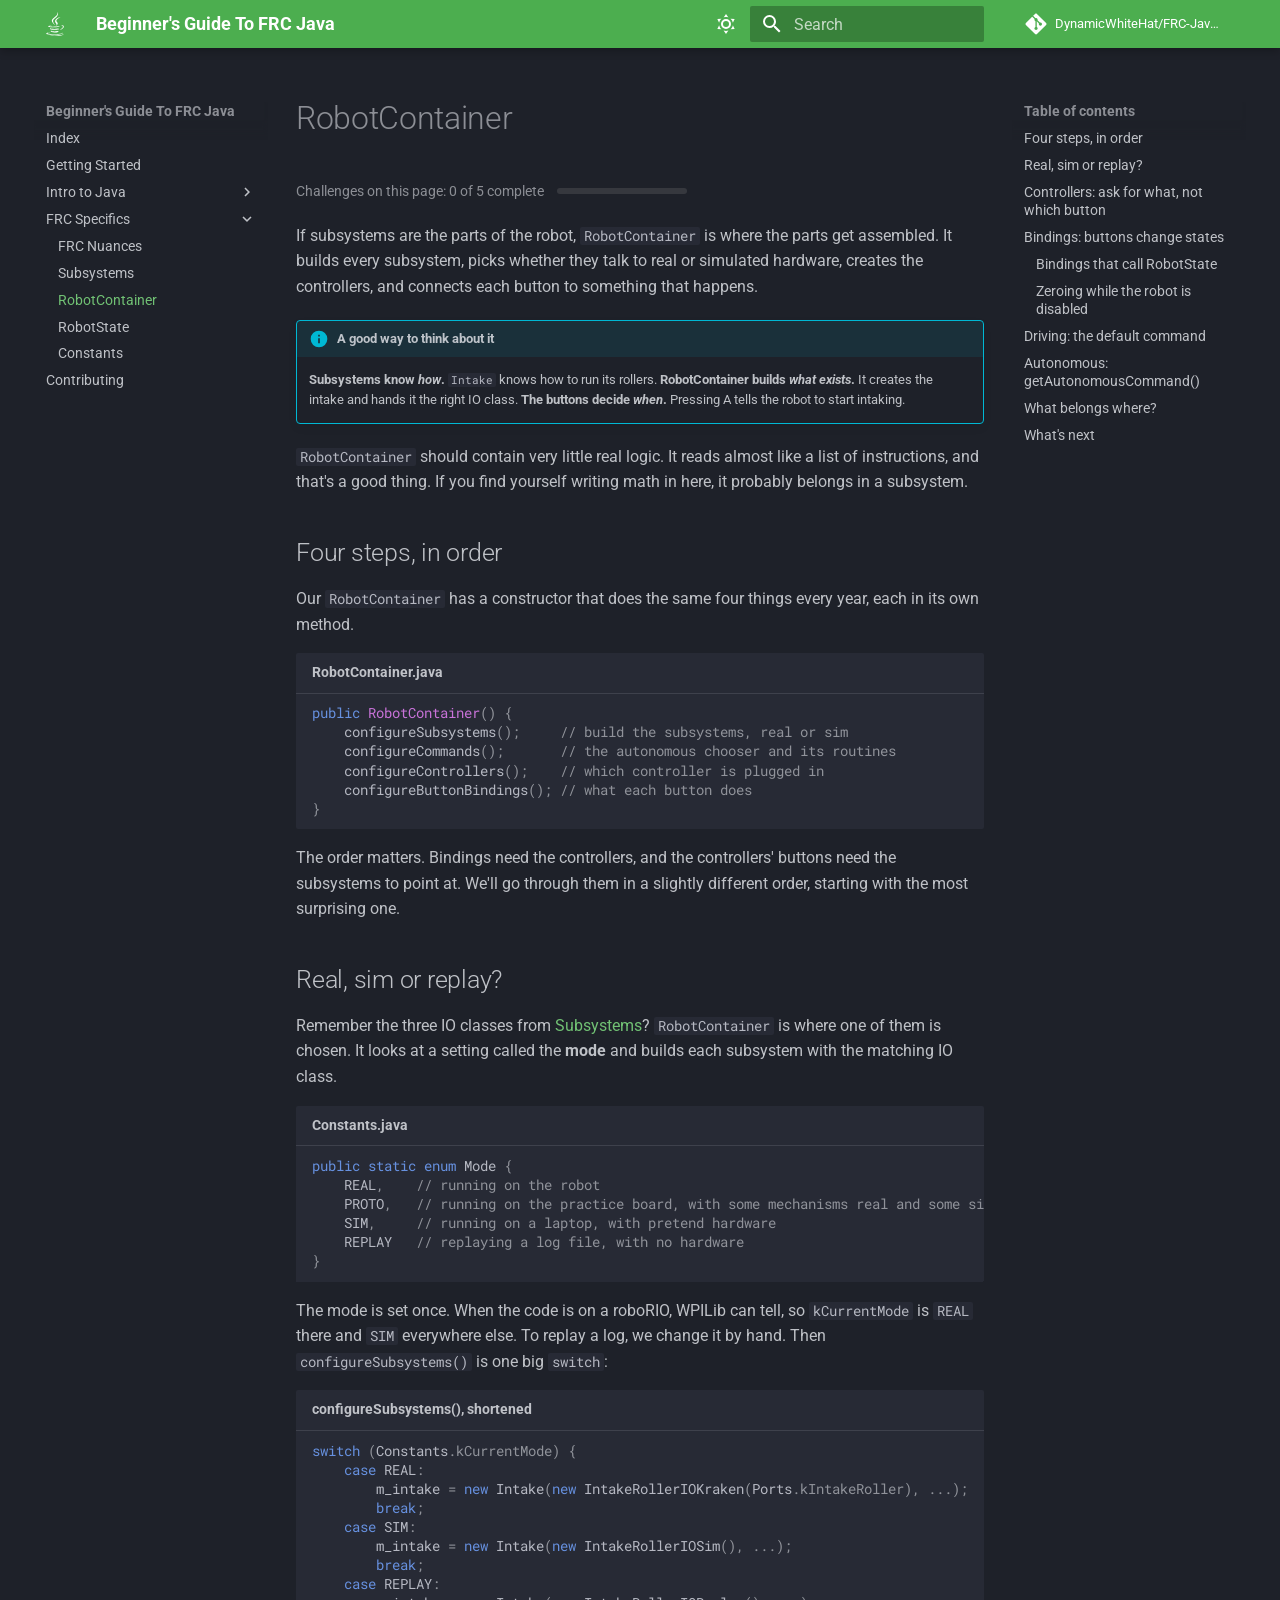
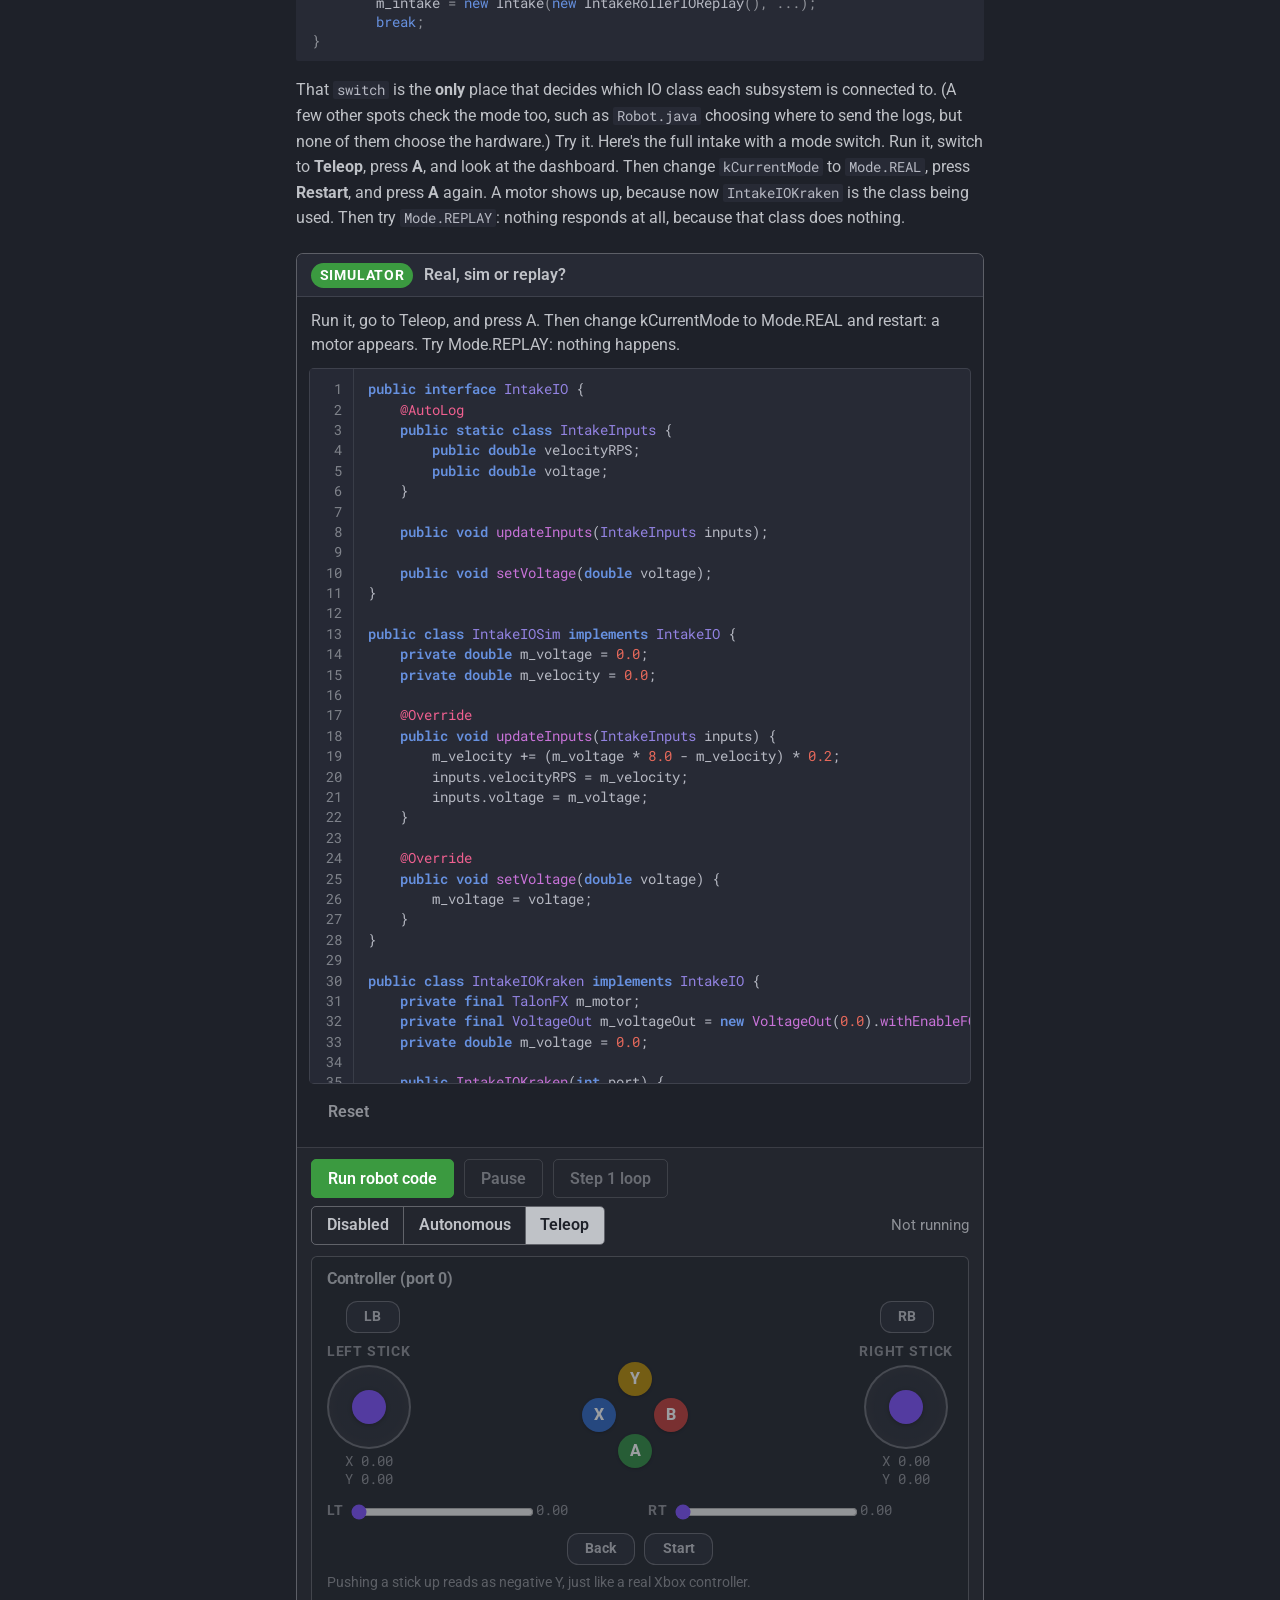
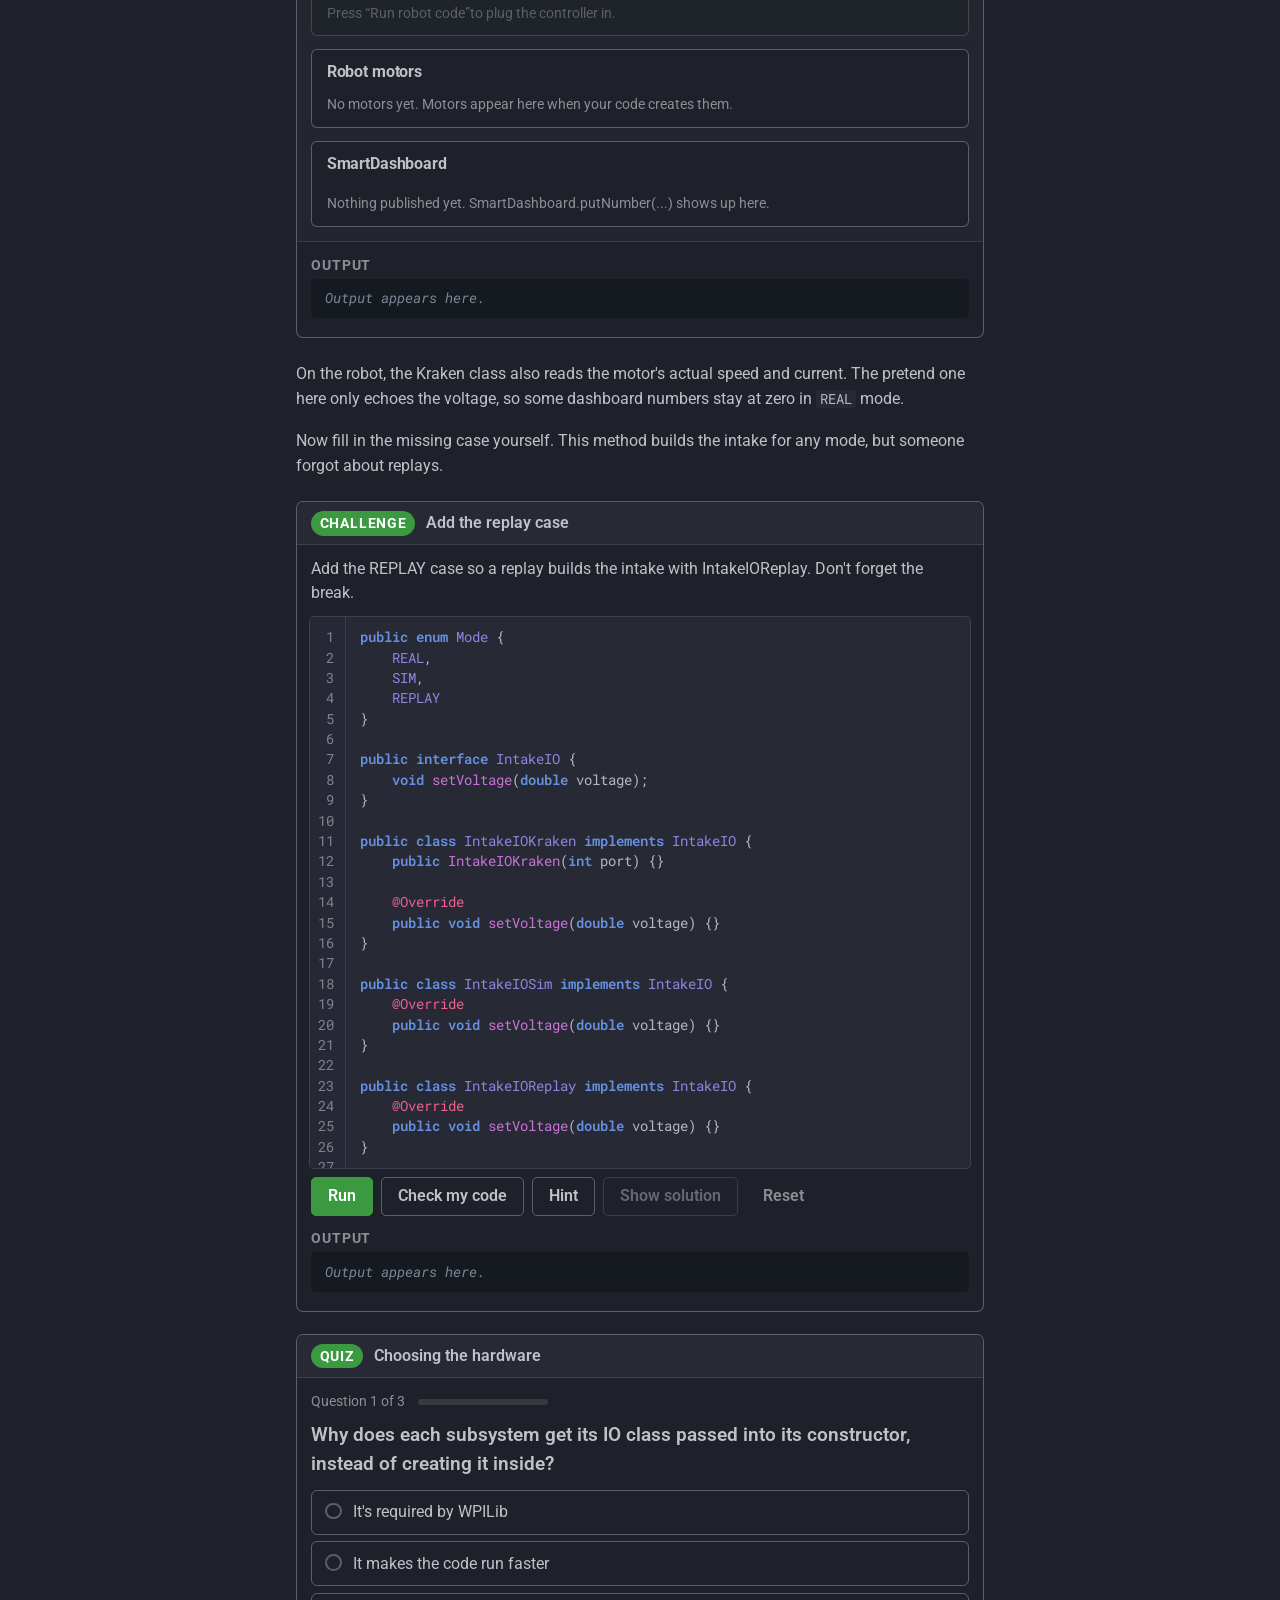
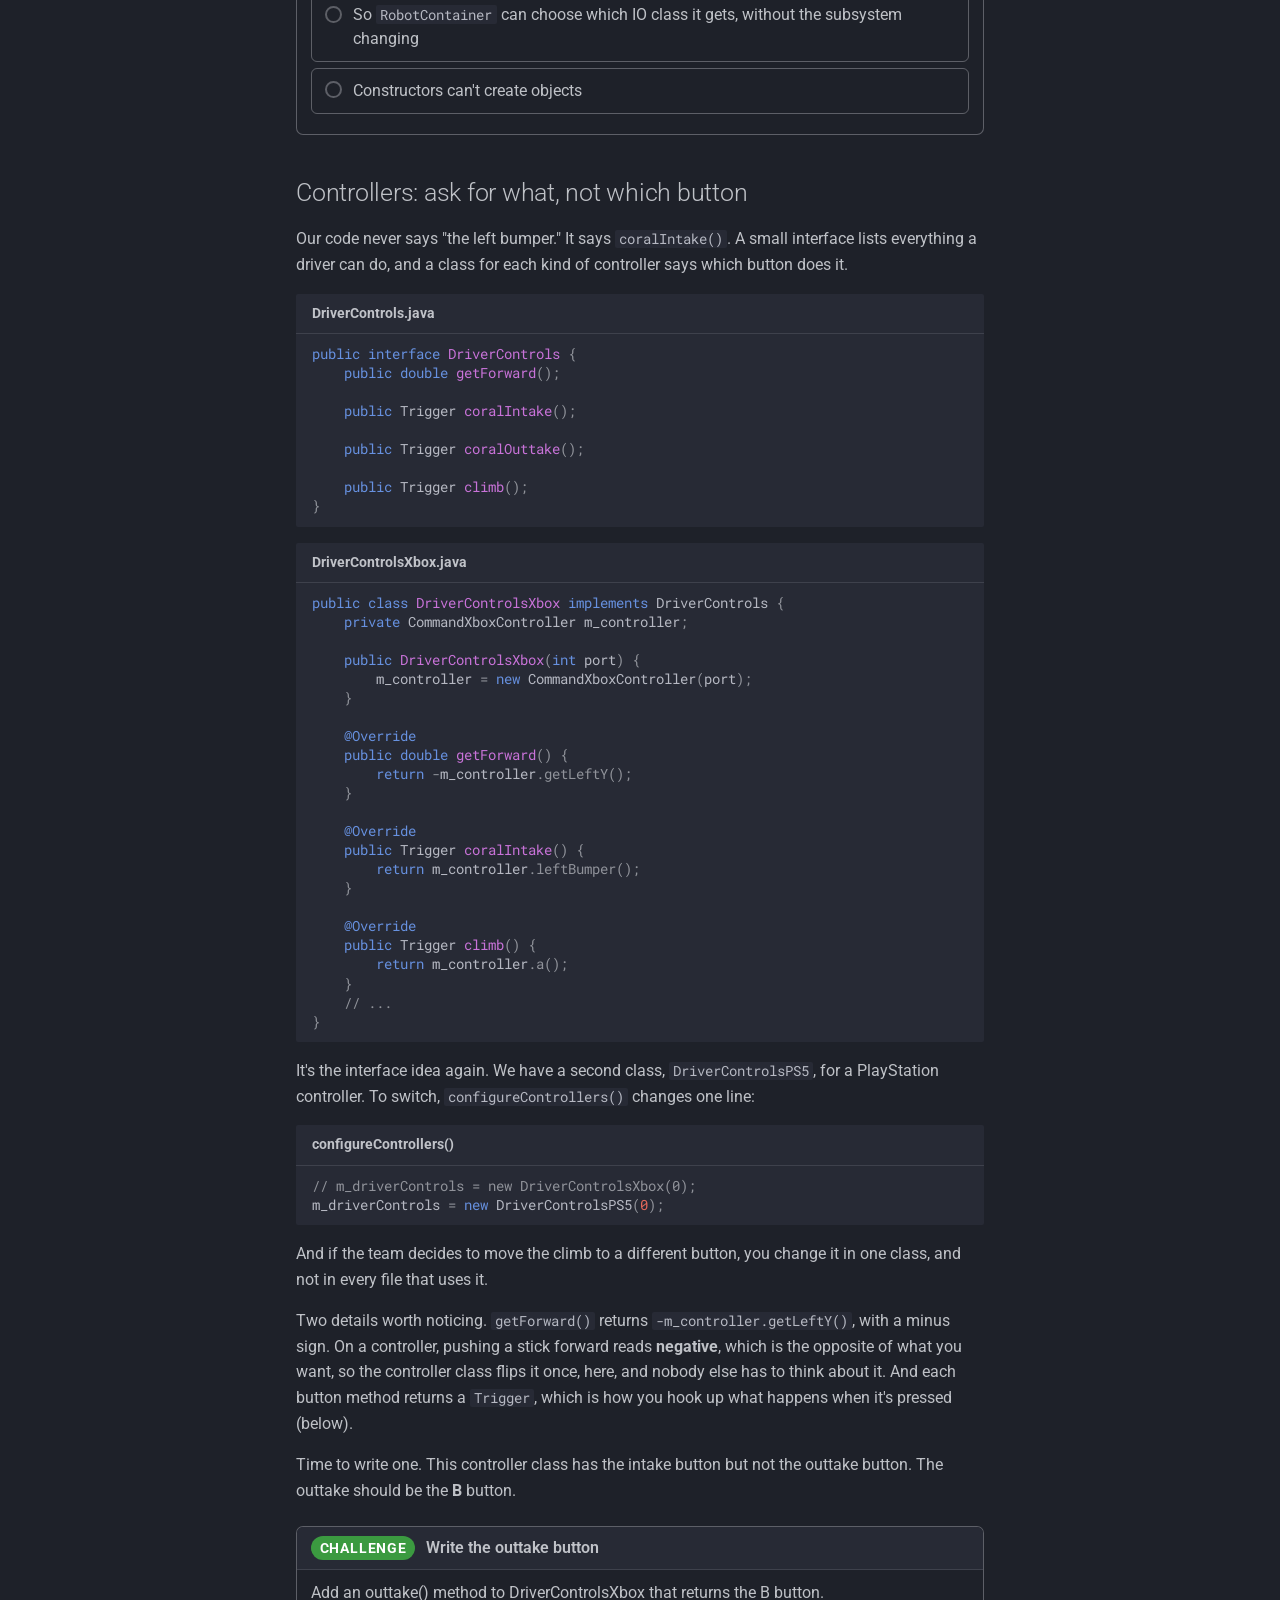
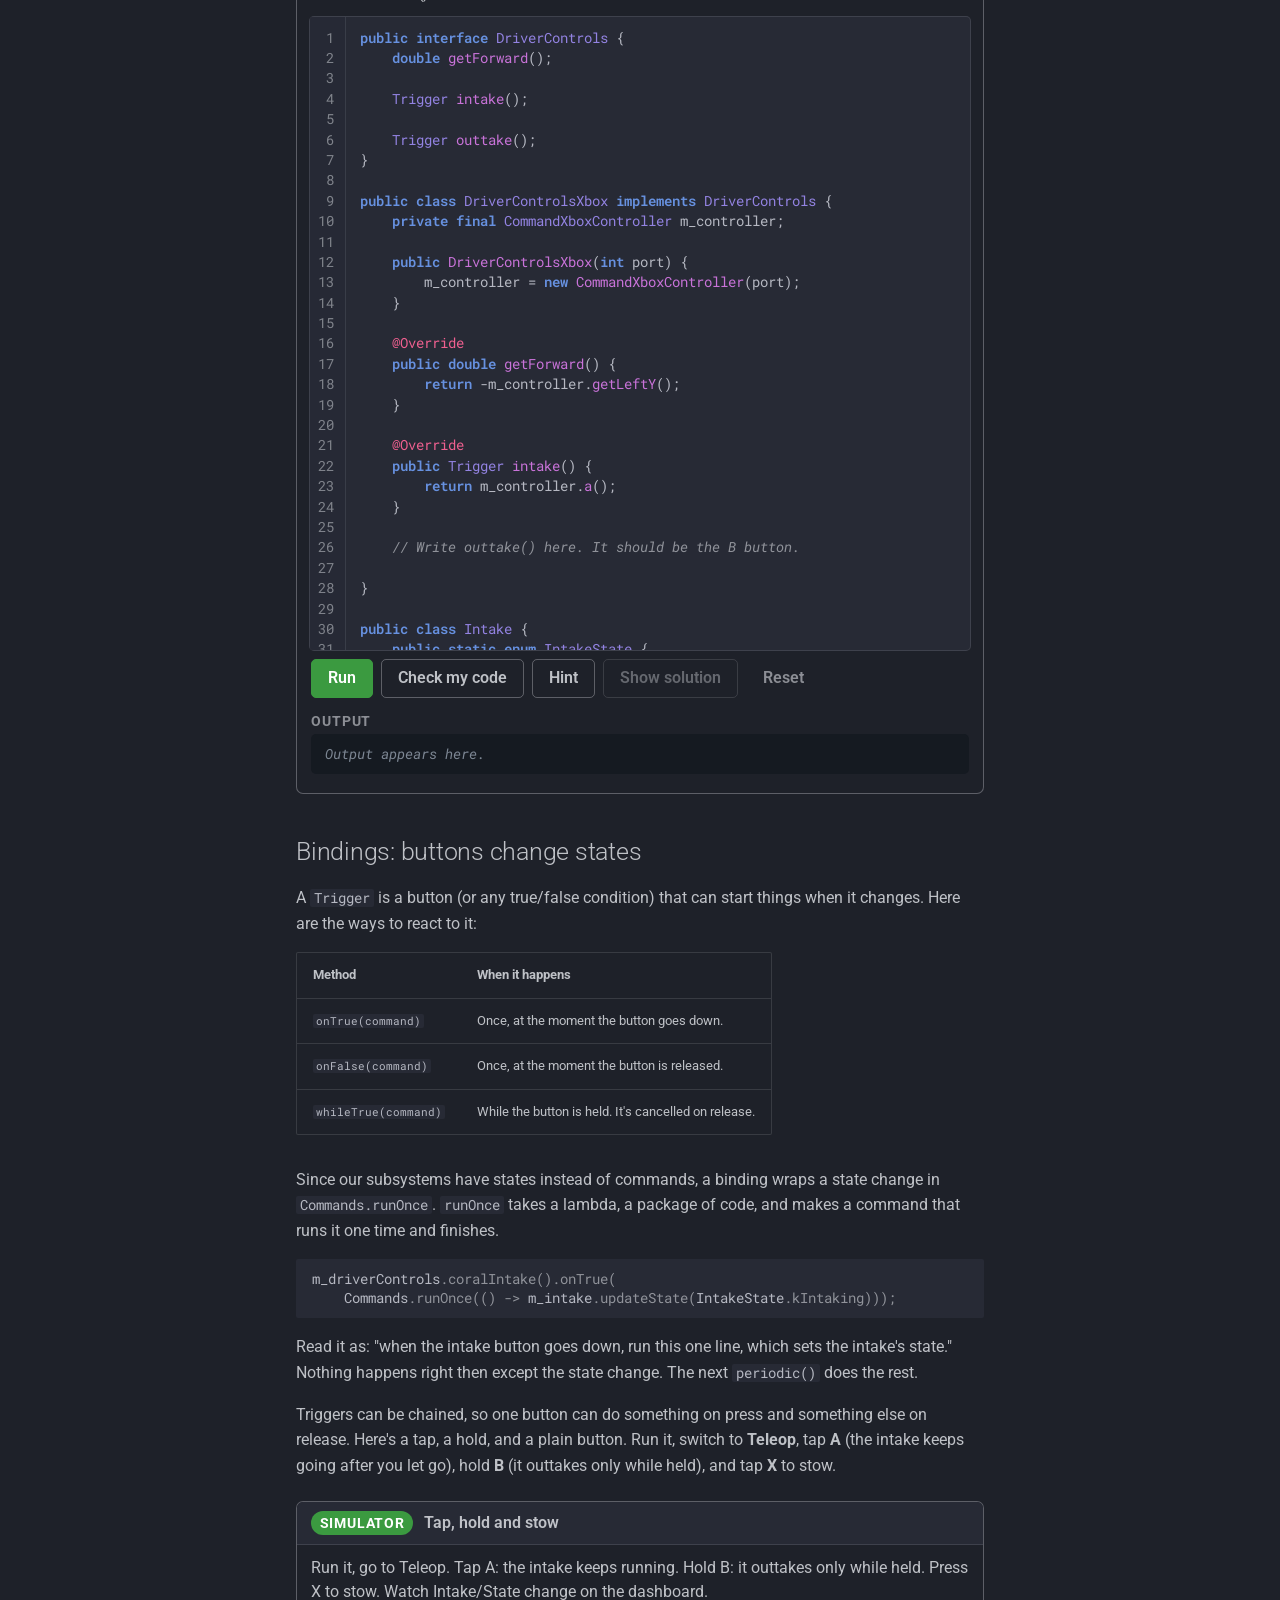
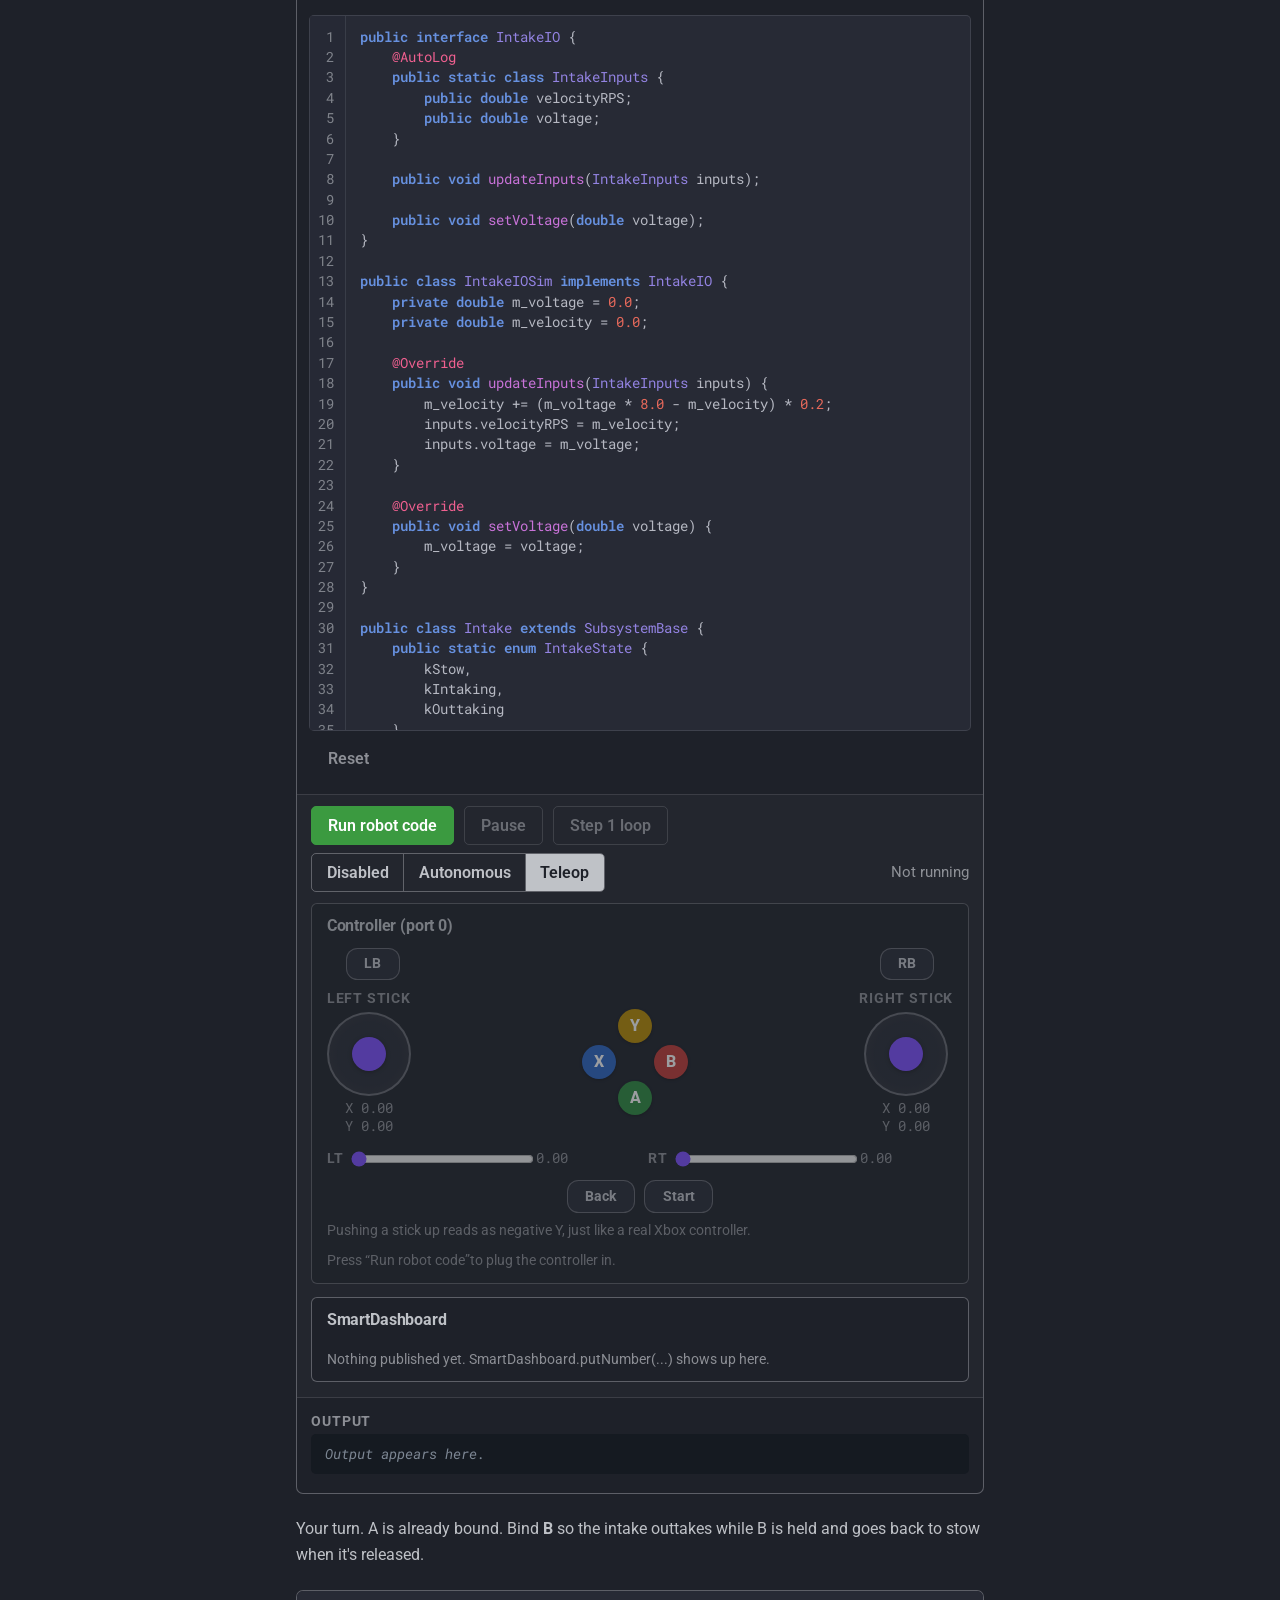
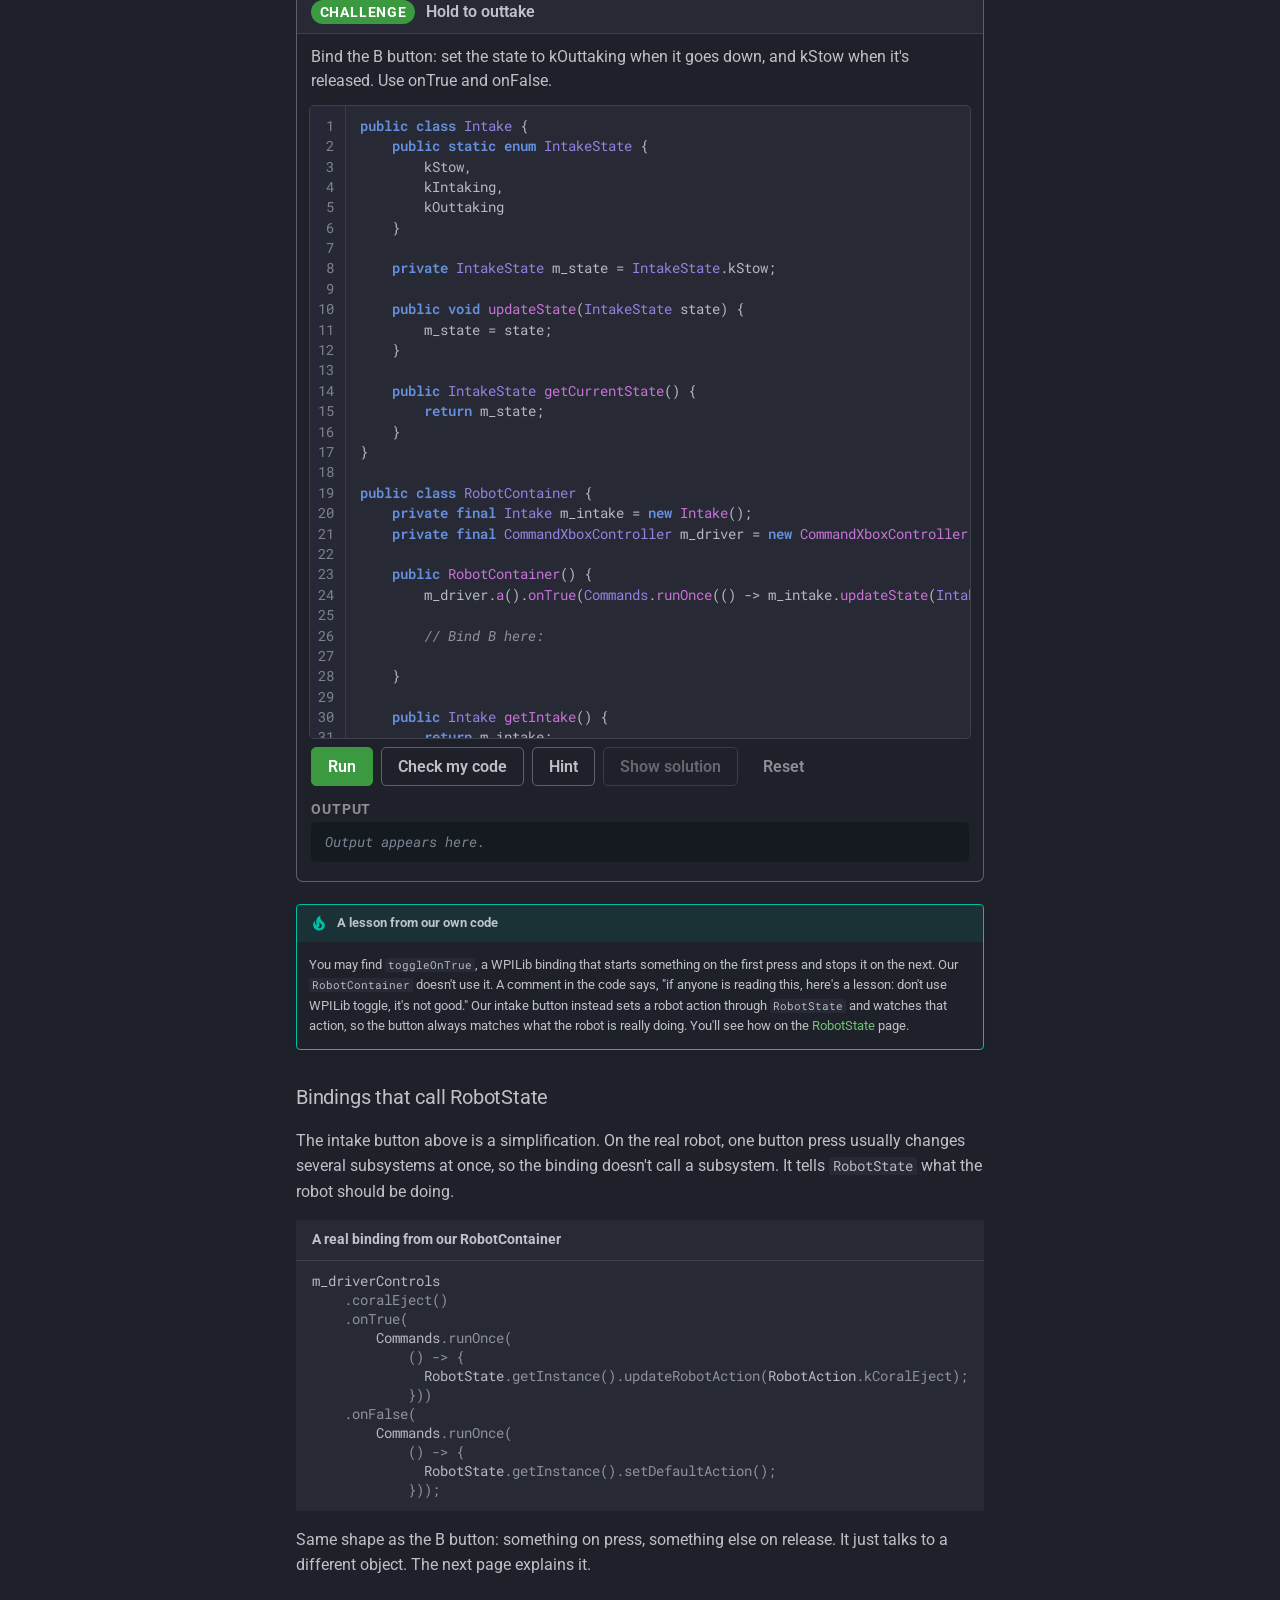
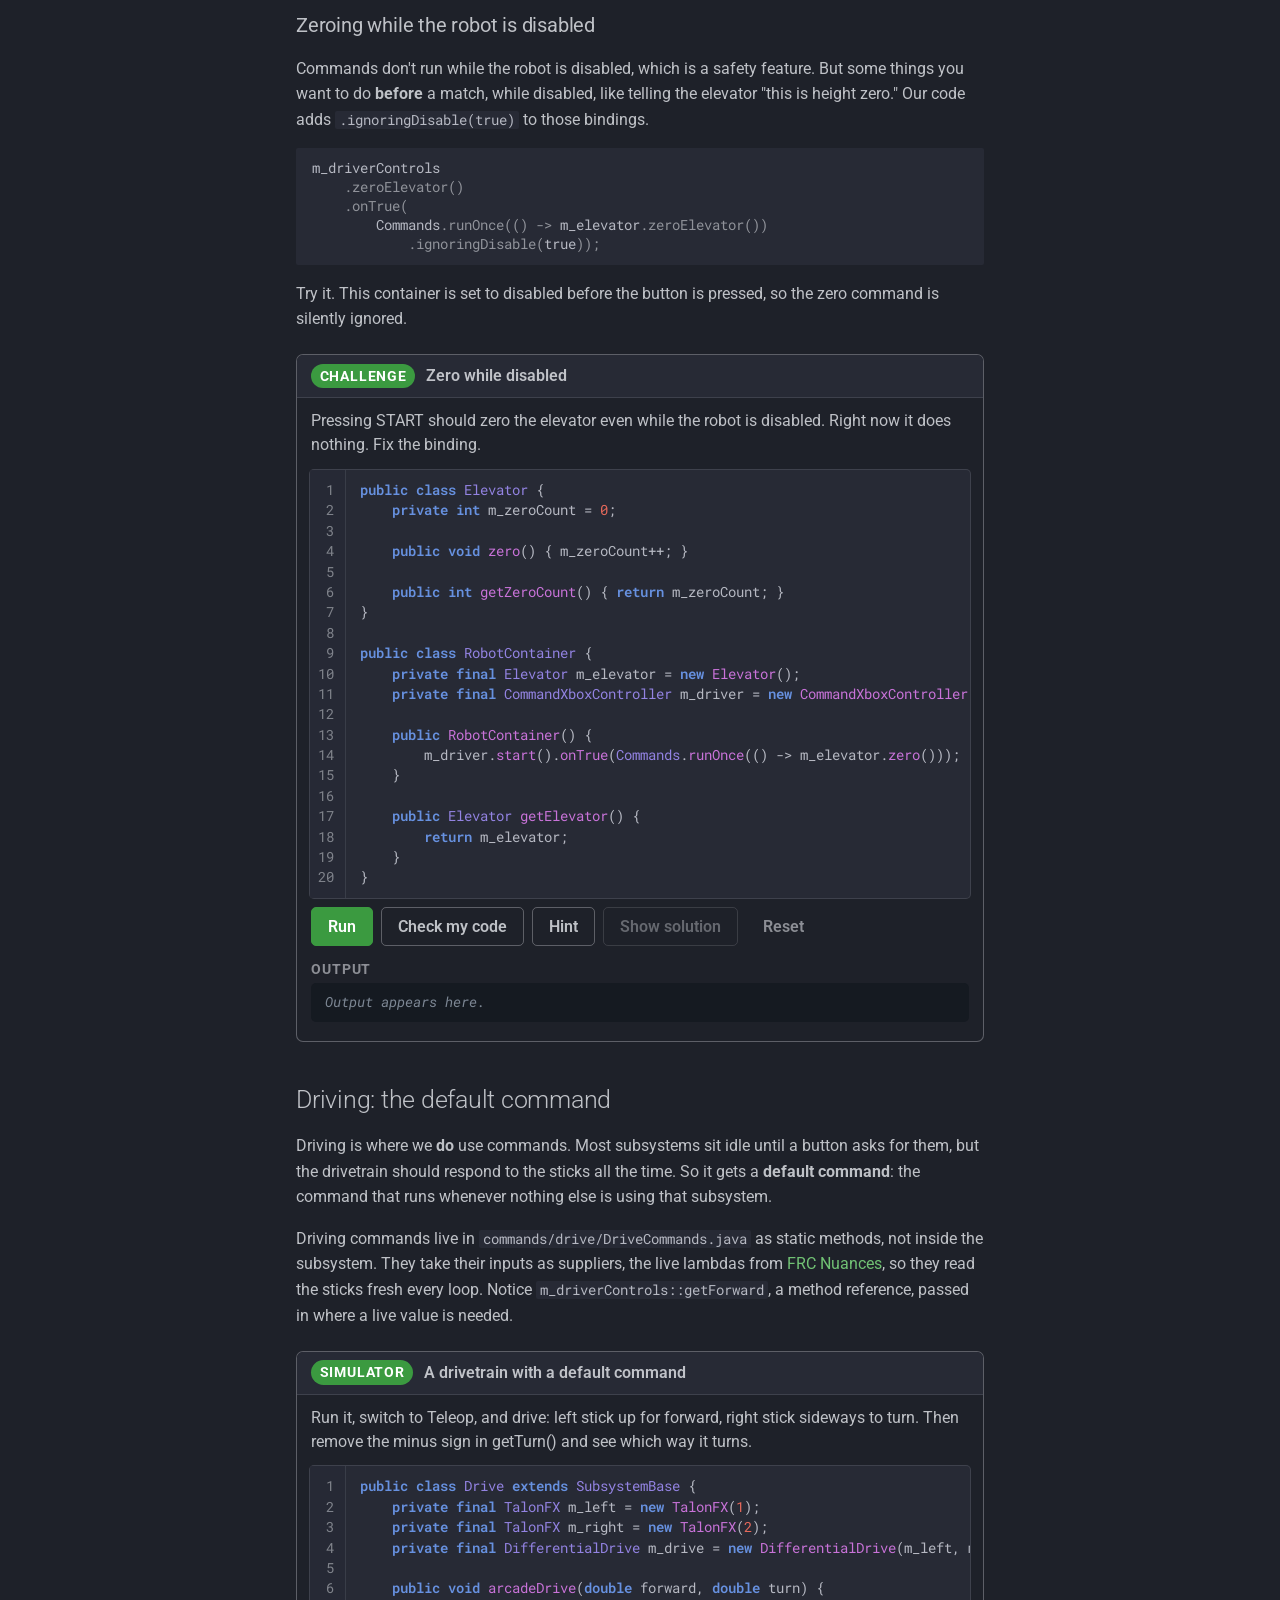
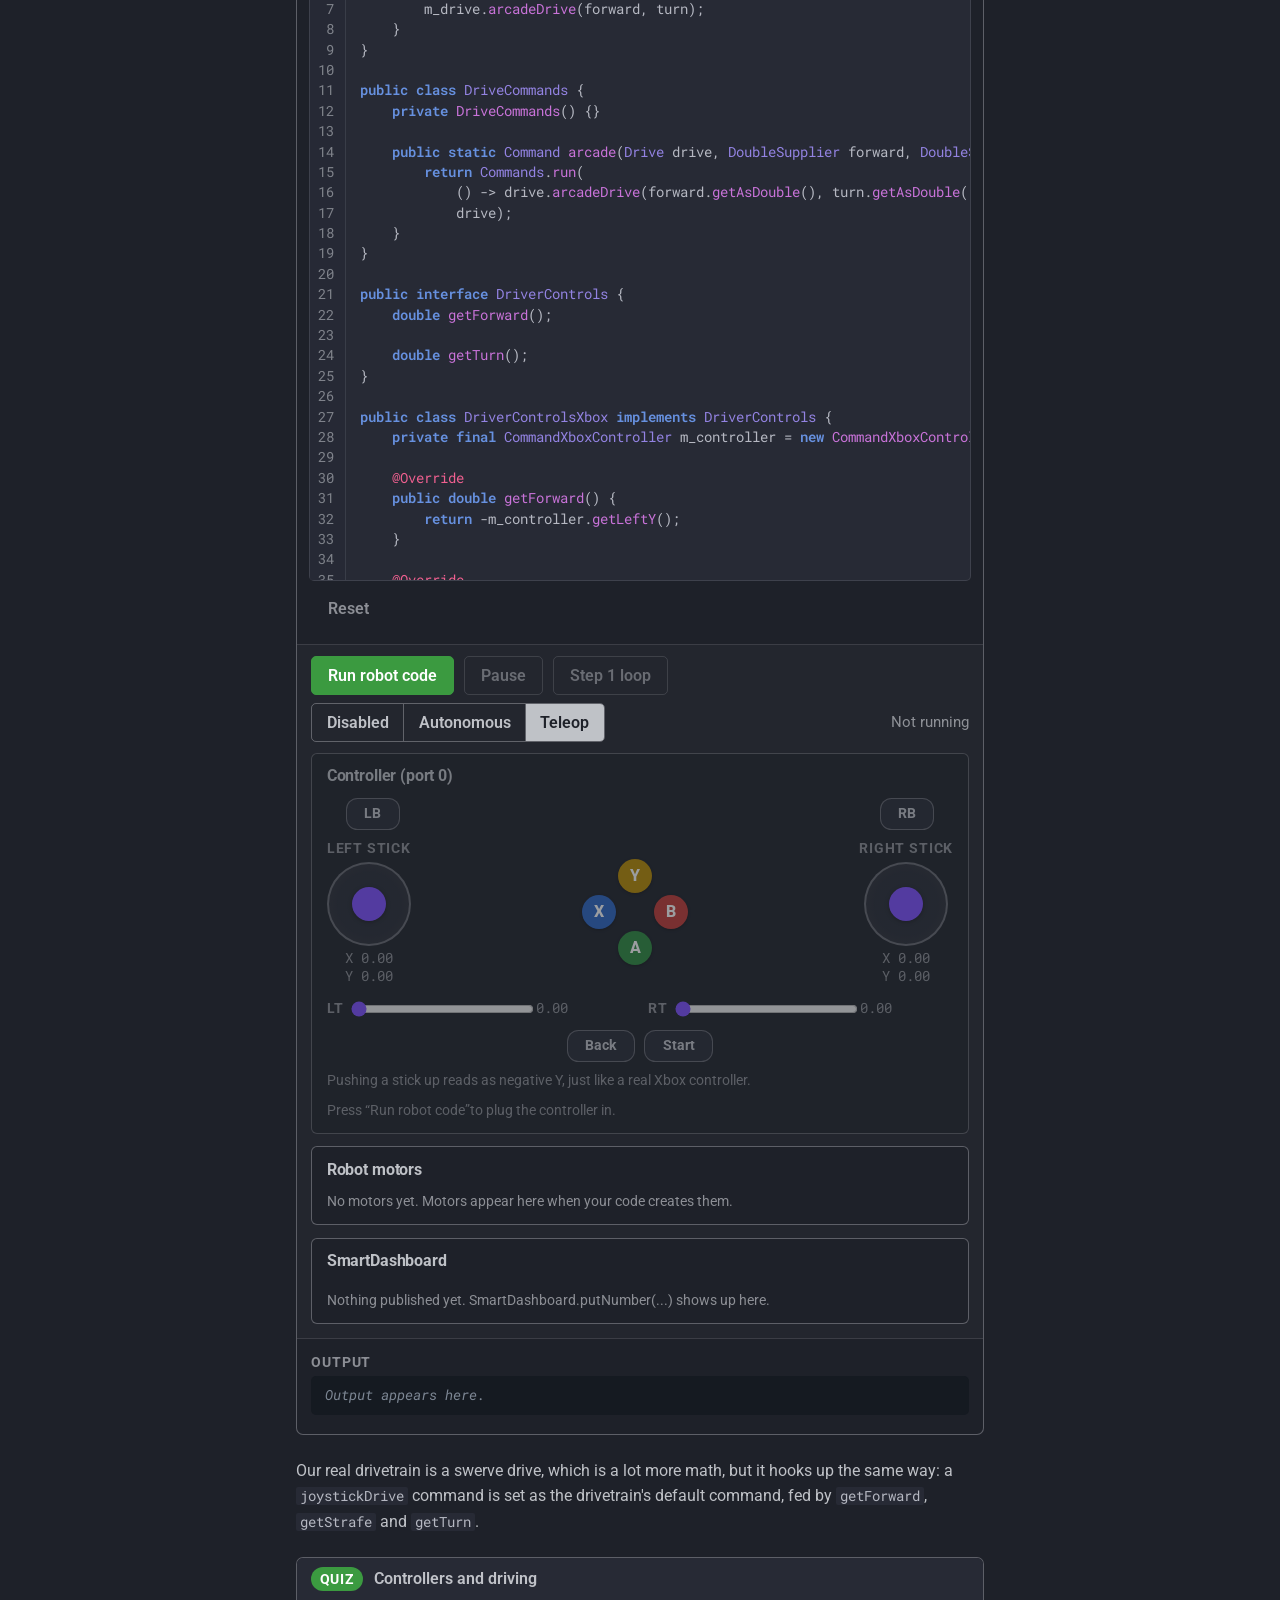
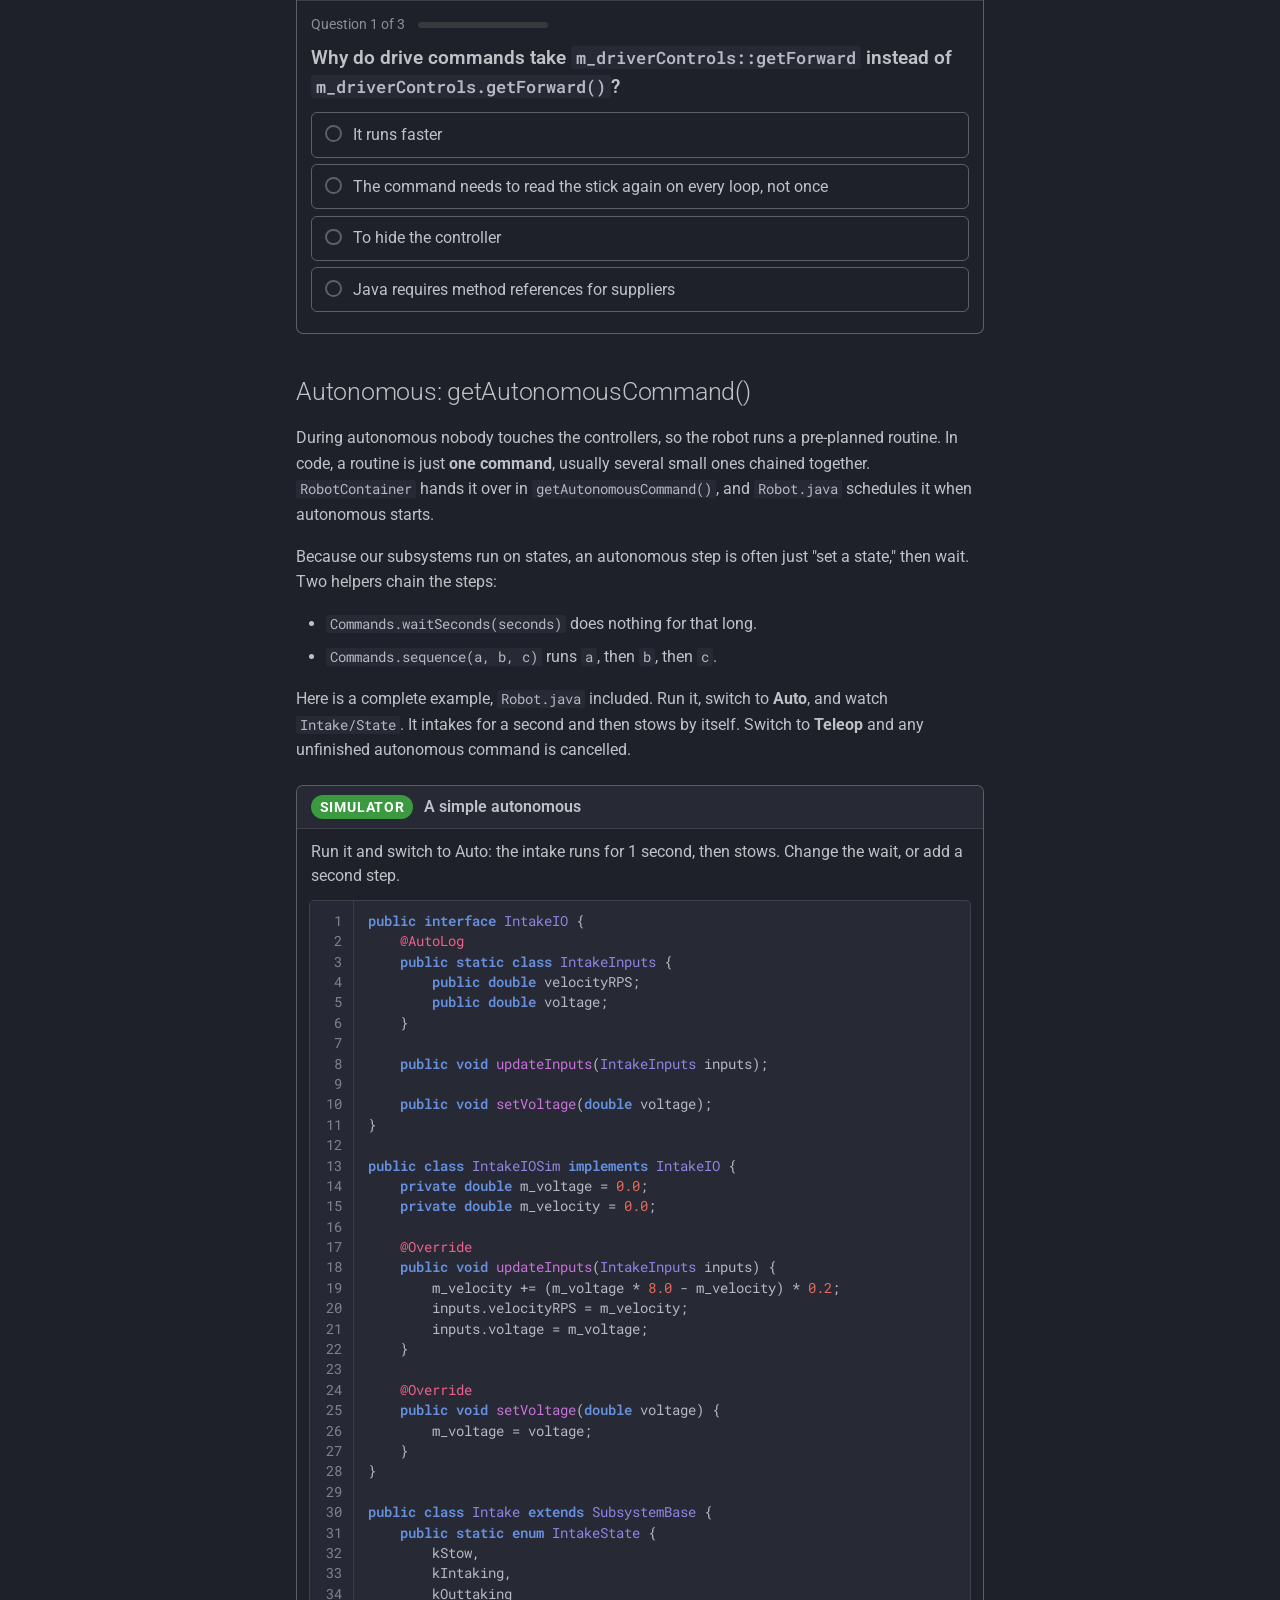
<file: frcSpecifics/robotContainer/index.html>
<!doctype html>
<html lang="en" class="no-js">
  <head>
    
      <meta charset="utf-8">
      <meta name="viewport" content="width=device-width,initial-scale=1">
      
      
      
        <link rel="canonical" href="https://frc422.github.io/JavaDocs/frcSpecifics/robotContainer/">
      
      
        <link rel="prev" href="../subsystems/">
      
      
        <link rel="next" href="../robotState/">
      
      
        
      
      
      <link rel="icon" href="../../assets/Logo.png">
      <meta name="generator" content="mkdocs-1.6.1, mkdocs-material-9.7.7">
    
    
      
        <title>RobotContainer - Beginner's Guide To FRC Java</title>
      
    
    
      <link rel="stylesheet" href="../../assets/stylesheets/main.ec1eaa64.min.css">
      
        
        <link rel="stylesheet" href="../../assets/stylesheets/palette.ab4e12ef.min.css">
      
      


    
    
      
    
    
      
        
        
        <link rel="preconnect" href="https://fonts.gstatic.com" crossorigin>
        <link rel="stylesheet" href="https://fonts.googleapis.com/css?family=Roboto:300,300i,400,400i,700,700i%7CRoboto+Mono:400,400i,700,700i&display=fallback">
        <style>:root{--md-text-font:"Roboto";--md-code-font:"Roboto Mono"}</style>
      
    
    
      <link rel="stylesheet" href="../../stylesheets/playground.css">
    
    <script>__md_scope=new URL("../..",location),__md_hash=e=>[...e].reduce(((e,_)=>(e<<5)-e+_.charCodeAt(0)),0),__md_get=(e,_=localStorage,t=__md_scope)=>JSON.parse(_.getItem(t.pathname+"."+e)),__md_set=(e,_,t=localStorage,a=__md_scope)=>{try{t.setItem(a.pathname+"."+e,JSON.stringify(_))}catch(e){}}</script>
    
      

    
    
  </head>
  
  
    
    
      
    
    
    
    
    <body dir="ltr" data-md-color-scheme="slate" data-md-color-primary="green" data-md-color-accent="deep-purple">
  
    
    <input class="md-toggle" data-md-toggle="drawer" type="checkbox" id="__drawer" autocomplete="off">
    <input class="md-toggle" data-md-toggle="search" type="checkbox" id="__search" autocomplete="off">
    <label class="md-overlay" for="__drawer"></label>
    <div data-md-component="skip">
      
        
        <a href="#robotcontainer" class="md-skip">
          Skip to content
        </a>
      
    </div>
    <div data-md-component="announce">
      
    </div>
    
    
      

  

<header class="md-header md-header--shadow" data-md-component="header">
  <nav class="md-header__inner md-grid" aria-label="Header">
    <a href="../.." title="Beginner&#39;s Guide To FRC Java" class="md-header__button md-logo" aria-label="Beginner's Guide To FRC Java" data-md-component="logo">
      
  
  <svg xmlns="http://www.w3.org/2000/svg" viewBox="0 0 384 512"><!--! Font Awesome Free 7.1.0 by @fontawesome - https://fontawesome.com License - https://fontawesome.com/license/free (Icons: CC BY 4.0, Fonts: SIL OFL 1.1, Code: MIT License) Copyright 2025 Fonticons, Inc.--><path d="M277.8 312.9c9.8-6.7 23.4-12.5 23.4-12.5s-38.7 7-77.2 10.2c-47.1 3.9-97.7 4.7-123.1 1.3-60.1-8 33-30.1 33-30.1s-36.1-2.4-80.6 19c-52.5 25.4 130 37 224.5 12.1m-85.4-32.1c-19-42.7-83.1-80.2 0-145.8C296.1 53.2 242.9 0 242.9 0c21.5 84.5-75.6 110.1-110.7 162.6-23.9 35.9 11.7 74.4 60.2 118.2M307 104.6c.1 0-175.2 43.8-91.5 140.2 24.7 28.4-6.5 54-6.5 54s62.7-32.4 33.9-72.9c-26.9-37.8-47.5-56.6 64.1-121.3m-6.1 270.5c-.5 1-1.2 1.8-2 2.6 128.3-33.7 81.1-118.9 19.8-97.3-3.3 1.2-6.2 3.4-8.2 6.3 3.6-1.3 7.3-2.3 11-3 31-6.5 75.5 41.5-20.6 91.4m47.1 62.3s14.5 11.9-15.9 21.2c-57.9 17.5-240.8 22.8-291.6.7-18.3-7.9 16-19 26.8-21.3 11.2-2.4 17.7-2 17.7-2-20.3-14.3-131.3 28.1-56.4 40.2C232.8 509.4 401 461.3 348 437.4M124.5 396c-78.7 22 47.9 67.4 148.1 24.5q-14.7-5.7-28.2-13.8c-44.7 8.5-65.4 9.1-106 4.5-33.5-3.8-13.9-15.2-13.9-15.2m179.8 97.2C225.6 508 128.5 506.3 71 496.8c0-.1 11.8 9.7 72.4 13.6 92.2 5.9 233.8-3.3 237.1-46.9 0 0-6.4 16.5-76.2 29.7M260.7 353c-59.2 11.4-93.5 11.1-136.8 6.6-33.5-3.5-11.6-19.7-11.6-19.7-86.8 28.8 48.2 61.4 169.5 25.9-7.8-2.8-15-7.1-21.1-12.8"/></svg>

    </a>
    <label class="md-header__button md-icon" for="__drawer">
      
      <svg xmlns="http://www.w3.org/2000/svg" viewBox="0 0 24 24"><path d="M3 6h18v2H3zm0 5h18v2H3zm0 5h18v2H3z"/></svg>
    </label>
    <div class="md-header__title" data-md-component="header-title">
      <div class="md-header__ellipsis">
        <div class="md-header__topic">
          <span class="md-ellipsis">
            Beginner's Guide To FRC Java
          </span>
        </div>
        <div class="md-header__topic" data-md-component="header-topic">
          <span class="md-ellipsis">
            
              RobotContainer
            
          </span>
        </div>
      </div>
    </div>
    
      
        <form class="md-header__option" data-md-component="palette">
  
    
    
    
    <input class="md-option" data-md-color-media="" data-md-color-scheme="slate" data-md-color-primary="green" data-md-color-accent="deep-purple"  aria-label="Light Mode"  type="radio" name="__palette" id="__palette_0">
    
      <label class="md-header__button md-icon" title="Light Mode" for="__palette_1" hidden>
        <svg xmlns="http://www.w3.org/2000/svg" viewBox="0 0 24 24"><path d="M12 7a5 5 0 0 1 5 5 5 5 0 0 1-5 5 5 5 0 0 1-5-5 5 5 0 0 1 5-5m0 2a3 3 0 0 0-3 3 3 3 0 0 0 3 3 3 3 0 0 0 3-3 3 3 0 0 0-3-3m0-7 2.39 3.42C13.65 5.15 12.84 5 12 5s-1.65.15-2.39.42zM3.34 7l4.16-.35A7.2 7.2 0 0 0 5.94 8.5c-.44.74-.69 1.5-.83 2.29zm.02 10 1.76-3.77a7.131 7.131 0 0 0 2.38 4.14zM20.65 7l-1.77 3.79a7.02 7.02 0 0 0-2.38-4.15zm-.01 10-4.14.36c.59-.51 1.12-1.14 1.54-1.86.42-.73.69-1.5.83-2.29zM12 22l-2.41-3.44c.74.27 1.55.44 2.41.44.82 0 1.63-.17 2.37-.44z"/></svg>
      </label>
    
  
    
    
    
    <input class="md-option" data-md-color-media="" data-md-color-scheme="default" data-md-color-primary="green" data-md-color-accent="deep-purple"  aria-label="Dark Mode"  type="radio" name="__palette" id="__palette_1">
    
      <label class="md-header__button md-icon" title="Dark Mode" for="__palette_0" hidden>
        <svg xmlns="http://www.w3.org/2000/svg" viewBox="0 0 24 24"><path d="m17.75 4.09-2.53 1.94.91 3.06-2.63-1.81-2.63 1.81.91-3.06-2.53-1.94L12.44 4l1.06-3 1.06 3zm3.5 6.91-1.64 1.25.59 1.98-1.7-1.17-1.7 1.17.59-1.98L15.75 11l2.06-.05L18.5 9l.69 1.95zm-2.28 4.95c.83-.08 1.72 1.1 1.19 1.85-.32.45-.66.87-1.08 1.27C15.17 23 8.84 23 4.94 19.07c-3.91-3.9-3.91-10.24 0-14.14.4-.4.82-.76 1.27-1.08.75-.53 1.93.36 1.85 1.19-.27 2.86.69 5.83 2.89 8.02a9.96 9.96 0 0 0 8.02 2.89m-1.64 2.02a12.08 12.08 0 0 1-7.8-3.47c-2.17-2.19-3.33-5-3.49-7.82-2.81 3.14-2.7 7.96.31 10.98 3.02 3.01 7.84 3.12 10.98.31"/></svg>
      </label>
    
  
</form>
      
    
    
      <script>var palette=__md_get("__palette");if(palette&&palette.color){if("(prefers-color-scheme)"===palette.color.media){var media=matchMedia("(prefers-color-scheme: light)"),input=document.querySelector(media.matches?"[data-md-color-media='(prefers-color-scheme: light)']":"[data-md-color-media='(prefers-color-scheme: dark)']");palette.color.media=input.getAttribute("data-md-color-media"),palette.color.scheme=input.getAttribute("data-md-color-scheme"),palette.color.primary=input.getAttribute("data-md-color-primary"),palette.color.accent=input.getAttribute("data-md-color-accent")}for(var[key,value]of Object.entries(palette.color))document.body.setAttribute("data-md-color-"+key,value)}</script>
    
    
    
      
      
        <label class="md-header__button md-icon" for="__search">
          
          <svg xmlns="http://www.w3.org/2000/svg" viewBox="0 0 24 24"><path d="M9.5 3A6.5 6.5 0 0 1 16 9.5c0 1.61-.59 3.09-1.56 4.23l.27.27h.79l5 5-1.5 1.5-5-5v-.79l-.27-.27A6.52 6.52 0 0 1 9.5 16 6.5 6.5 0 0 1 3 9.5 6.5 6.5 0 0 1 9.5 3m0 2C7 5 5 7 5 9.5S7 14 9.5 14 14 12 14 9.5 12 5 9.5 5"/></svg>
        </label>
        <div class="md-search" data-md-component="search" role="dialog">
  <label class="md-search__overlay" for="__search"></label>
  <div class="md-search__inner" role="search">
    <form class="md-search__form" name="search">
      <input type="text" class="md-search__input" name="query" aria-label="Search" placeholder="Search" autocapitalize="off" autocorrect="off" autocomplete="off" spellcheck="false" data-md-component="search-query" required>
      <label class="md-search__icon md-icon" for="__search">
        
        <svg xmlns="http://www.w3.org/2000/svg" viewBox="0 0 24 24"><path d="M9.5 3A6.5 6.5 0 0 1 16 9.5c0 1.61-.59 3.09-1.56 4.23l.27.27h.79l5 5-1.5 1.5-5-5v-.79l-.27-.27A6.52 6.52 0 0 1 9.5 16 6.5 6.5 0 0 1 3 9.5 6.5 6.5 0 0 1 9.5 3m0 2C7 5 5 7 5 9.5S7 14 9.5 14 14 12 14 9.5 12 5 9.5 5"/></svg>
        
        <svg xmlns="http://www.w3.org/2000/svg" viewBox="0 0 24 24"><path d="M20 11v2H8l5.5 5.5-1.42 1.42L4.16 12l7.92-7.92L13.5 5.5 8 11z"/></svg>
      </label>
      <nav class="md-search__options" aria-label="Search">
        
        <button type="reset" class="md-search__icon md-icon" title="Clear" aria-label="Clear" tabindex="-1">
          
          <svg xmlns="http://www.w3.org/2000/svg" viewBox="0 0 24 24"><path d="M19 6.41 17.59 5 12 10.59 6.41 5 5 6.41 10.59 12 5 17.59 6.41 19 12 13.41 17.59 19 19 17.59 13.41 12z"/></svg>
        </button>
      </nav>
      
    </form>
    <div class="md-search__output">
      <div class="md-search__scrollwrap" tabindex="0" data-md-scrollfix>
        <div class="md-search-result" data-md-component="search-result">
          <div class="md-search-result__meta">
            Initializing search
          </div>
          <ol class="md-search-result__list" role="presentation"></ol>
        </div>
      </div>
    </div>
  </div>
</div>
      
    
    
      <div class="md-header__source">
        <a href="https://github.com/DynamicWhiteHat/FRC-Java-Docs" title="Go to repository" class="md-source" data-md-component="source">
  <div class="md-source__icon md-icon">
    
    <svg xmlns="http://www.w3.org/2000/svg" viewBox="0 0 448 512"><!--! Font Awesome Free 7.1.0 by @fontawesome - https://fontawesome.com License - https://fontawesome.com/license/free (Icons: CC BY 4.0, Fonts: SIL OFL 1.1, Code: MIT License) Copyright 2025 Fonticons, Inc.--><path d="M439.6 236.1 244 40.5c-5.4-5.5-12.8-8.5-20.4-8.5s-15 3-20.4 8.4L162.5 81l51.5 51.5c27.1-9.1 52.7 16.8 43.4 43.7l49.7 49.7c34.2-11.8 61.2 31 35.5 56.7-26.5 26.5-70.2-2.9-56-37.3L240.3 199v121.9c25.3 12.5 22.3 41.8 9.1 55-6.4 6.4-15.2 10.1-24.3 10.1s-17.8-3.6-24.3-10.1c-17.6-17.6-11.1-46.9 11.2-56v-123c-20.8-8.5-24.6-30.7-18.6-45L142.6 101 8.5 235.1C3 240.6 0 247.9 0 255.5s3 15 8.5 20.4l195.6 195.7c5.4 5.4 12.7 8.4 20.4 8.4s15-3 20.4-8.4l194.7-194.7c5.4-5.4 8.4-12.8 8.4-20.4s-3-15-8.4-20.4"/></svg>
  </div>
  <div class="md-source__repository">
    DynamicWhiteHat/FRC-Java-Docs
  </div>
</a>
      </div>
    
  </nav>
  
</header>
    
    <div class="md-container" data-md-component="container">
      
      
        
          
        
      
      <main class="md-main" data-md-component="main">
        <div class="md-main__inner md-grid">
          
            
              
              <div class="md-sidebar md-sidebar--primary" data-md-component="sidebar" data-md-type="navigation" >
                <div class="md-sidebar__scrollwrap">
                  <div class="md-sidebar__inner">
                    



<nav class="md-nav md-nav--primary" aria-label="Navigation" data-md-level="0">
  <label class="md-nav__title" for="__drawer">
    <a href="../.." title="Beginner&#39;s Guide To FRC Java" class="md-nav__button md-logo" aria-label="Beginner's Guide To FRC Java" data-md-component="logo">
      
  
  <svg xmlns="http://www.w3.org/2000/svg" viewBox="0 0 384 512"><!--! Font Awesome Free 7.1.0 by @fontawesome - https://fontawesome.com License - https://fontawesome.com/license/free (Icons: CC BY 4.0, Fonts: SIL OFL 1.1, Code: MIT License) Copyright 2025 Fonticons, Inc.--><path d="M277.8 312.9c9.8-6.7 23.4-12.5 23.4-12.5s-38.7 7-77.2 10.2c-47.1 3.9-97.7 4.7-123.1 1.3-60.1-8 33-30.1 33-30.1s-36.1-2.4-80.6 19c-52.5 25.4 130 37 224.5 12.1m-85.4-32.1c-19-42.7-83.1-80.2 0-145.8C296.1 53.2 242.9 0 242.9 0c21.5 84.5-75.6 110.1-110.7 162.6-23.9 35.9 11.7 74.4 60.2 118.2M307 104.6c.1 0-175.2 43.8-91.5 140.2 24.7 28.4-6.5 54-6.5 54s62.7-32.4 33.9-72.9c-26.9-37.8-47.5-56.6 64.1-121.3m-6.1 270.5c-.5 1-1.2 1.8-2 2.6 128.3-33.7 81.1-118.9 19.8-97.3-3.3 1.2-6.2 3.4-8.2 6.3 3.6-1.3 7.3-2.3 11-3 31-6.5 75.5 41.5-20.6 91.4m47.1 62.3s14.5 11.9-15.9 21.2c-57.9 17.5-240.8 22.8-291.6.7-18.3-7.9 16-19 26.8-21.3 11.2-2.4 17.7-2 17.7-2-20.3-14.3-131.3 28.1-56.4 40.2C232.8 509.4 401 461.3 348 437.4M124.5 396c-78.7 22 47.9 67.4 148.1 24.5q-14.7-5.7-28.2-13.8c-44.7 8.5-65.4 9.1-106 4.5-33.5-3.8-13.9-15.2-13.9-15.2m179.8 97.2C225.6 508 128.5 506.3 71 496.8c0-.1 11.8 9.7 72.4 13.6 92.2 5.9 233.8-3.3 237.1-46.9 0 0-6.4 16.5-76.2 29.7M260.7 353c-59.2 11.4-93.5 11.1-136.8 6.6-33.5-3.5-11.6-19.7-11.6-19.7-86.8 28.8 48.2 61.4 169.5 25.9-7.8-2.8-15-7.1-21.1-12.8"/></svg>

    </a>
    Beginner's Guide To FRC Java
  </label>
  
    <div class="md-nav__source">
      <a href="https://github.com/DynamicWhiteHat/FRC-Java-Docs" title="Go to repository" class="md-source" data-md-component="source">
  <div class="md-source__icon md-icon">
    
    <svg xmlns="http://www.w3.org/2000/svg" viewBox="0 0 448 512"><!--! Font Awesome Free 7.1.0 by @fontawesome - https://fontawesome.com License - https://fontawesome.com/license/free (Icons: CC BY 4.0, Fonts: SIL OFL 1.1, Code: MIT License) Copyright 2025 Fonticons, Inc.--><path d="M439.6 236.1 244 40.5c-5.4-5.5-12.8-8.5-20.4-8.5s-15 3-20.4 8.4L162.5 81l51.5 51.5c27.1-9.1 52.7 16.8 43.4 43.7l49.7 49.7c34.2-11.8 61.2 31 35.5 56.7-26.5 26.5-70.2-2.9-56-37.3L240.3 199v121.9c25.3 12.5 22.3 41.8 9.1 55-6.4 6.4-15.2 10.1-24.3 10.1s-17.8-3.6-24.3-10.1c-17.6-17.6-11.1-46.9 11.2-56v-123c-20.8-8.5-24.6-30.7-18.6-45L142.6 101 8.5 235.1C3 240.6 0 247.9 0 255.5s3 15 8.5 20.4l195.6 195.7c5.4 5.4 12.7 8.4 20.4 8.4s15-3 20.4-8.4l194.7-194.7c5.4-5.4 8.4-12.8 8.4-20.4s-3-15-8.4-20.4"/></svg>
  </div>
  <div class="md-source__repository">
    DynamicWhiteHat/FRC-Java-Docs
  </div>
</a>
    </div>
  
  <ul class="md-nav__list" data-md-scrollfix>
    
      
      
  
  
  
  
    <li class="md-nav__item">
      <a href="../.." class="md-nav__link">
        
  
  
  <span class="md-ellipsis">
    
  
    Index
  

    
  </span>
  
  

      </a>
    </li>
  

    
      
      
  
  
  
  
    <li class="md-nav__item">
      <a href="../../gettingStarted/" class="md-nav__link">
        
  
  
  <span class="md-ellipsis">
    
  
    Getting Started
  

    
  </span>
  
  

      </a>
    </li>
  

    
      
      
  
  
  
  
    
    
    
    
    
    <li class="md-nav__item md-nav__item--nested">
      
        
        
        <input class="md-nav__toggle md-toggle " type="checkbox" id="__nav_3" >
        
          
          <label class="md-nav__link" for="__nav_3" id="__nav_3_label" tabindex="0">
            
  
  
  <span class="md-ellipsis">
    
  
    Intro to Java
  

    
  </span>
  
  

            <span class="md-nav__icon md-icon"></span>
          </label>
        
        <nav class="md-nav" data-md-level="1" aria-labelledby="__nav_3_label" aria-expanded="false">
          <label class="md-nav__title" for="__nav_3">
            <span class="md-nav__icon md-icon"></span>
            
  
    Intro to Java
  

          </label>
          <ul class="md-nav__list" data-md-scrollfix>
            
              
                
  
  
  
  
    <li class="md-nav__item">
      <a href="../../introToJava/whyJava/" class="md-nav__link">
        
  
  
  <span class="md-ellipsis">
    
  
    Why Java?
  

    
  </span>
  
  

      </a>
    </li>
  

              
            
              
                
  
  
  
  
    <li class="md-nav__item">
      <a href="../../introToJava/javaLesson1/" class="md-nav__link">
        
  
  
  <span class="md-ellipsis">
    
  
    Lesson 1
  

    
  </span>
  
  

      </a>
    </li>
  

              
            
              
                
  
  
  
  
    <li class="md-nav__item">
      <a href="../../introToJava/javaLesson2/" class="md-nav__link">
        
  
  
  <span class="md-ellipsis">
    
  
    Lesson 2
  

    
  </span>
  
  

      </a>
    </li>
  

              
            
              
                
  
  
  
  
    <li class="md-nav__item">
      <a href="../../introToJava/javaLesson3/" class="md-nav__link">
        
  
  
  <span class="md-ellipsis">
    
  
    Lesson 3
  

    
  </span>
  
  

      </a>
    </li>
  

              
            
              
                
  
  
  
  
    <li class="md-nav__item">
      <a href="../../introToJava/javaQuiz/" class="md-nav__link">
        
  
  
  <span class="md-ellipsis">
    
  
    Quiz
  

    
  </span>
  
  

      </a>
    </li>
  

              
            
          </ul>
        </nav>
      
    </li>
  

    
      
      
  
  
    
  
  
  
    
    
    
    
    
    <li class="md-nav__item md-nav__item--active md-nav__item--nested">
      
        
        
        <input class="md-nav__toggle md-toggle " type="checkbox" id="__nav_4" checked>
        
          
          <label class="md-nav__link" for="__nav_4" id="__nav_4_label" tabindex="0">
            
  
  
  <span class="md-ellipsis">
    
  
    FRC Specifics
  

    
  </span>
  
  

            <span class="md-nav__icon md-icon"></span>
          </label>
        
        <nav class="md-nav" data-md-level="1" aria-labelledby="__nav_4_label" aria-expanded="true">
          <label class="md-nav__title" for="__nav_4">
            <span class="md-nav__icon md-icon"></span>
            
  
    FRC Specifics
  

          </label>
          <ul class="md-nav__list" data-md-scrollfix>
            
              
                
  
  
  
  
    <li class="md-nav__item">
      <a href="../frcProgramming/" class="md-nav__link">
        
  
  
  <span class="md-ellipsis">
    
  
    FRC Nuances
  

    
  </span>
  
  

      </a>
    </li>
  

              
            
              
                
  
  
  
  
    <li class="md-nav__item">
      <a href="../subsystems/" class="md-nav__link">
        
  
  
  <span class="md-ellipsis">
    
  
    Subsystems
  

    
  </span>
  
  

      </a>
    </li>
  

              
            
              
                
  
  
    
  
  
  
    <li class="md-nav__item md-nav__item--active">
      
      <input class="md-nav__toggle md-toggle" type="checkbox" id="__toc">
      
      
        
      
      
        <label class="md-nav__link md-nav__link--active" for="__toc">
          
  
  
  <span class="md-ellipsis">
    
  
    RobotContainer
  

    
  </span>
  
  

          <span class="md-nav__icon md-icon"></span>
        </label>
      
      <a href="./" class="md-nav__link md-nav__link--active">
        
  
  
  <span class="md-ellipsis">
    
  
    RobotContainer
  

    
  </span>
  
  

      </a>
      
        

<nav class="md-nav md-nav--secondary" aria-label="Table of contents">
  
  
  
    
  
  
    <label class="md-nav__title" for="__toc">
      <span class="md-nav__icon md-icon"></span>
      Table of contents
    </label>
    <ul class="md-nav__list" data-md-component="toc" data-md-scrollfix>
      
        <li class="md-nav__item">
  <a href="#four-steps-in-order" class="md-nav__link">
    <span class="md-ellipsis">
      
        Four steps, in order
      
    </span>
  </a>
  
</li>
      
        <li class="md-nav__item">
  <a href="#real-sim-or-replay" class="md-nav__link">
    <span class="md-ellipsis">
      
        Real, sim or replay?
      
    </span>
  </a>
  
</li>
      
        <li class="md-nav__item">
  <a href="#controllers-ask-for-what-not-which-button" class="md-nav__link">
    <span class="md-ellipsis">
      
        Controllers: ask for what, not which button
      
    </span>
  </a>
  
</li>
      
        <li class="md-nav__item">
  <a href="#bindings-buttons-change-states" class="md-nav__link">
    <span class="md-ellipsis">
      
        Bindings: buttons change states
      
    </span>
  </a>
  
    <nav class="md-nav" aria-label="Bindings: buttons change states">
      <ul class="md-nav__list">
        
          <li class="md-nav__item">
  <a href="#bindings-that-call-robotstate" class="md-nav__link">
    <span class="md-ellipsis">
      
        Bindings that call RobotState
      
    </span>
  </a>
  
</li>
        
          <li class="md-nav__item">
  <a href="#zeroing-while-the-robot-is-disabled" class="md-nav__link">
    <span class="md-ellipsis">
      
        Zeroing while the robot is disabled
      
    </span>
  </a>
  
</li>
        
      </ul>
    </nav>
  
</li>
      
        <li class="md-nav__item">
  <a href="#driving-the-default-command" class="md-nav__link">
    <span class="md-ellipsis">
      
        Driving: the default command
      
    </span>
  </a>
  
</li>
      
        <li class="md-nav__item">
  <a href="#autonomous-getautonomouscommand" class="md-nav__link">
    <span class="md-ellipsis">
      
        Autonomous: getAutonomousCommand()
      
    </span>
  </a>
  
</li>
      
        <li class="md-nav__item">
  <a href="#what-belongs-where" class="md-nav__link">
    <span class="md-ellipsis">
      
        What belongs where?
      
    </span>
  </a>
  
</li>
      
        <li class="md-nav__item">
  <a href="#whats-next" class="md-nav__link">
    <span class="md-ellipsis">
      
        What's next
      
    </span>
  </a>
  
</li>
      
    </ul>
  
</nav>
      
    </li>
  

              
            
              
                
  
  
  
  
    <li class="md-nav__item">
      <a href="../robotState/" class="md-nav__link">
        
  
  
  <span class="md-ellipsis">
    
  
    RobotState
  

    
  </span>
  
  

      </a>
    </li>
  

              
            
              
                
  
  
  
  
    <li class="md-nav__item">
      <a href="../constants/" class="md-nav__link">
        
  
  
  <span class="md-ellipsis">
    
  
    Constants
  

    
  </span>
  
  

      </a>
    </li>
  

              
            
          </ul>
        </nav>
      
    </li>
  

    
      
      
  
  
  
  
    <li class="md-nav__item">
      <a href="../../contributing/" class="md-nav__link">
        
  
  
  <span class="md-ellipsis">
    
  
    Contributing
  

    
  </span>
  
  

      </a>
    </li>
  

    
  </ul>
</nav>
                  </div>
                </div>
              </div>
            
            
              
              <div class="md-sidebar md-sidebar--secondary" data-md-component="sidebar" data-md-type="toc" >
                <div class="md-sidebar__scrollwrap">
                  <div class="md-sidebar__inner">
                    

<nav class="md-nav md-nav--secondary" aria-label="Table of contents">
  
  
  
    
  
  
    <label class="md-nav__title" for="__toc">
      <span class="md-nav__icon md-icon"></span>
      Table of contents
    </label>
    <ul class="md-nav__list" data-md-component="toc" data-md-scrollfix>
      
        <li class="md-nav__item">
  <a href="#four-steps-in-order" class="md-nav__link">
    <span class="md-ellipsis">
      
        Four steps, in order
      
    </span>
  </a>
  
</li>
      
        <li class="md-nav__item">
  <a href="#real-sim-or-replay" class="md-nav__link">
    <span class="md-ellipsis">
      
        Real, sim or replay?
      
    </span>
  </a>
  
</li>
      
        <li class="md-nav__item">
  <a href="#controllers-ask-for-what-not-which-button" class="md-nav__link">
    <span class="md-ellipsis">
      
        Controllers: ask for what, not which button
      
    </span>
  </a>
  
</li>
      
        <li class="md-nav__item">
  <a href="#bindings-buttons-change-states" class="md-nav__link">
    <span class="md-ellipsis">
      
        Bindings: buttons change states
      
    </span>
  </a>
  
    <nav class="md-nav" aria-label="Bindings: buttons change states">
      <ul class="md-nav__list">
        
          <li class="md-nav__item">
  <a href="#bindings-that-call-robotstate" class="md-nav__link">
    <span class="md-ellipsis">
      
        Bindings that call RobotState
      
    </span>
  </a>
  
</li>
        
          <li class="md-nav__item">
  <a href="#zeroing-while-the-robot-is-disabled" class="md-nav__link">
    <span class="md-ellipsis">
      
        Zeroing while the robot is disabled
      
    </span>
  </a>
  
</li>
        
      </ul>
    </nav>
  
</li>
      
        <li class="md-nav__item">
  <a href="#driving-the-default-command" class="md-nav__link">
    <span class="md-ellipsis">
      
        Driving: the default command
      
    </span>
  </a>
  
</li>
      
        <li class="md-nav__item">
  <a href="#autonomous-getautonomouscommand" class="md-nav__link">
    <span class="md-ellipsis">
      
        Autonomous: getAutonomousCommand()
      
    </span>
  </a>
  
</li>
      
        <li class="md-nav__item">
  <a href="#what-belongs-where" class="md-nav__link">
    <span class="md-ellipsis">
      
        What belongs where?
      
    </span>
  </a>
  
</li>
      
        <li class="md-nav__item">
  <a href="#whats-next" class="md-nav__link">
    <span class="md-ellipsis">
      
        What's next
      
    </span>
  </a>
  
</li>
      
    </ul>
  
</nav>
                  </div>
                </div>
              </div>
            
          
          
            <div class="md-content" data-md-component="content">
              
              <article class="md-content__inner md-typeset">
                
                  


  
  


<h1 id="robotcontainer">RobotContainer</h1>
<p>If subsystems are the parts of the robot, <code>RobotContainer</code> is where the parts get assembled. It builds every subsystem, picks whether they talk to real or simulated hardware, creates the controllers, and connects each button to something that happens.</p>
<div class="admonition info">
<p class="admonition-title">A good way to think about it</p>
<p><strong>Subsystems know <em>how</em>.</strong> <code>Intake</code> knows how to run its rollers.
<strong>RobotContainer builds <em>what exists</em>.</strong> It creates the intake and hands it the right IO class.
<strong>The buttons decide <em>when</em>.</strong> Pressing A tells the robot to start intaking.</p>
</div>
<p><code>RobotContainer</code> should contain very little real logic. It reads almost like a list of instructions, and that's a good thing. If you find yourself writing math in here, it probably belongs in a subsystem.</p>
<h2 id="four-steps-in-order">Four steps, in order</h2>
<p>Our <code>RobotContainer</code> has a constructor that does the same four things every year, each in its own method.</p>
<div class="highlight"><span class="filename">RobotContainer.java</span><pre><span></span><code><span class="kd">public</span><span class="w"> </span><span class="nf">RobotContainer</span><span class="p">()</span><span class="w"> </span><span class="p">{</span>
<span class="w">    </span><span class="n">configureSubsystems</span><span class="p">();</span><span class="w">     </span><span class="c1">// build the subsystems, real or sim</span>
<span class="w">    </span><span class="n">configureCommands</span><span class="p">();</span><span class="w">       </span><span class="c1">// the autonomous chooser and its routines</span>
<span class="w">    </span><span class="n">configureControllers</span><span class="p">();</span><span class="w">    </span><span class="c1">// which controller is plugged in</span>
<span class="w">    </span><span class="n">configureButtonBindings</span><span class="p">();</span><span class="w"> </span><span class="c1">// what each button does</span>
<span class="p">}</span>
</code></pre></div>
<p>The order matters. Bindings need the controllers, and the controllers' buttons need the subsystems to point at. We'll go through them in a slightly different order, starting with the most surprising one.</p>
<h2 id="real-sim-or-replay">Real, sim or replay?</h2>
<p>Remember the three IO classes from <a href="../subsystems/">Subsystems</a>? <code>RobotContainer</code> is where one of them is chosen. It looks at a setting called the <strong>mode</strong> and builds each subsystem with the matching IO class.</p>
<div class="highlight"><span class="filename">Constants.java</span><pre><span></span><code><span class="kd">public</span><span class="w"> </span><span class="kd">static</span><span class="w"> </span><span class="kd">enum</span><span class="w"> </span><span class="n">Mode</span><span class="w"> </span><span class="p">{</span>
<span class="w">    </span><span class="n">REAL</span><span class="p">,</span><span class="w">    </span><span class="c1">// running on the robot</span>
<span class="w">    </span><span class="n">PROTO</span><span class="p">,</span><span class="w">   </span><span class="c1">// running on the practice board, with some mechanisms real and some simulated</span>
<span class="w">    </span><span class="n">SIM</span><span class="p">,</span><span class="w">     </span><span class="c1">// running on a laptop, with pretend hardware</span>
<span class="w">    </span><span class="n">REPLAY</span><span class="w">   </span><span class="c1">// replaying a log file, with no hardware</span>
<span class="p">}</span>
</code></pre></div>
<p>The mode is set once. When the code is on a roboRIO, WPILib can tell, so <code>kCurrentMode</code> is <code>REAL</code> there and <code>SIM</code> everywhere else. To replay a log, we change it by hand. Then <code>configureSubsystems()</code> is one big <code>switch</code>:</p>
<div class="highlight"><span class="filename">configureSubsystems(), shortened</span><pre><span></span><code><span class="k">switch</span><span class="w"> </span><span class="p">(</span><span class="n">Constants</span><span class="p">.</span><span class="na">kCurrentMode</span><span class="p">)</span><span class="w"> </span><span class="p">{</span>
<span class="w">    </span><span class="k">case</span><span class="w"> </span><span class="n">REAL</span><span class="p">:</span>
<span class="w">        </span><span class="n">m_intake</span><span class="w"> </span><span class="o">=</span><span class="w"> </span><span class="k">new</span><span class="w"> </span><span class="n">Intake</span><span class="p">(</span><span class="k">new</span><span class="w"> </span><span class="n">IntakeRollerIOKraken</span><span class="p">(</span><span class="n">Ports</span><span class="p">.</span><span class="na">kIntakeRoller</span><span class="p">),</span><span class="w"> </span><span class="p">...);</span>
<span class="w">        </span><span class="k">break</span><span class="p">;</span>
<span class="w">    </span><span class="k">case</span><span class="w"> </span><span class="n">SIM</span><span class="p">:</span>
<span class="w">        </span><span class="n">m_intake</span><span class="w"> </span><span class="o">=</span><span class="w"> </span><span class="k">new</span><span class="w"> </span><span class="n">Intake</span><span class="p">(</span><span class="k">new</span><span class="w"> </span><span class="n">IntakeRollerIOSim</span><span class="p">(),</span><span class="w"> </span><span class="p">...);</span>
<span class="w">        </span><span class="k">break</span><span class="p">;</span>
<span class="w">    </span><span class="k">case</span><span class="w"> </span><span class="n">REPLAY</span><span class="p">:</span>
<span class="w">        </span><span class="n">m_intake</span><span class="w"> </span><span class="o">=</span><span class="w"> </span><span class="k">new</span><span class="w"> </span><span class="n">Intake</span><span class="p">(</span><span class="k">new</span><span class="w"> </span><span class="n">IntakeRollerIOReplay</span><span class="p">(),</span><span class="w"> </span><span class="p">...);</span>
<span class="w">        </span><span class="k">break</span><span class="p">;</span>
<span class="p">}</span>
</code></pre></div>
<p>That <code>switch</code> is the <strong>only</strong> place that decides which IO class each subsystem is connected to. (A few other spots check the mode too, such as <code>Robot.java</code> choosing where to send the logs, but none of them choose the hardware.) Try it. Here's the full intake with a mode switch. Run it, switch to <strong>Teleop</strong>, press <strong>A</strong>, and look at the dashboard. Then change <code>kCurrentMode</code> to <code>Mode.REAL</code>, press <strong>Restart</strong>, and press <strong>A</strong> again. A motor shows up, because now <code>IntakeIOKraken</code> is the class being used. Then try <code>Mode.REPLAY</code>: nothing responds at all, because that class does nothing.</p>
<pre class="playground"><code>//@ title: Real, sim or replay?
//@ panel: robot
//@ show: controller,motors,dashboard
//@ goal: Run it, go to Teleop, and press A. Then change kCurrentMode to Mode.REAL and restart: a motor appears. Try Mode.REPLAY: nothing happens.
//@ lines: 130
//@ maxlines: 34
public interface IntakeIO {
    @AutoLog
    public static class IntakeInputs {
        public double velocityRPS;
        public double voltage;
    }

    public void updateInputs(IntakeInputs inputs);

    public void setVoltage(double voltage);
}

public class IntakeIOSim implements IntakeIO {
    private double m_voltage = 0.0;
    private double m_velocity = 0.0;

    @Override
    public void updateInputs(IntakeInputs inputs) {
        m_velocity += (m_voltage * 8.0 - m_velocity) * 0.2;
        inputs.velocityRPS = m_velocity;
        inputs.voltage = m_voltage;
    }

    @Override
    public void setVoltage(double voltage) {
        m_voltage = voltage;
    }
}

public class IntakeIOKraken implements IntakeIO {
    private final TalonFX m_motor;
    private final VoltageOut m_voltageOut = new VoltageOut(0.0).withEnableFOC(true);
    private double m_voltage = 0.0;

    public IntakeIOKraken(int port) {
        m_motor = new TalonFX(port);
    }

    @Override
    public void updateInputs(IntakeInputs inputs) {
        // a real class reads the motor's sensors here
        inputs.voltage = m_voltage;
    }

    @Override
    public void setVoltage(double voltage) {
        m_voltage = voltage;
        m_motor.setControl(m_voltageOut.withOutput(voltage));
    }
}

public class IntakeIOReplay implements IntakeIO {
    @Override
    public void updateInputs(IntakeInputs inputs) {}

    @Override
    public void setVoltage(double voltage) {}
}

public class Intake extends SubsystemBase {
    public static enum IntakeState {
        kStow,
        kIntaking,
        kOuttaking
    }

    private final IntakeIO m_io;
    private final IntakeInputsAutoLogged m_inputs = new IntakeInputsAutoLogged();
    private final SubsystemProfiles&lt;IntakeState&gt; m_profiles;

    public Intake(IntakeIO io) {
        m_io = io;

        Map&lt;IntakeState, Runnable&gt; periodicHash = new HashMap&lt;&gt;();
        periodicHash.put(IntakeState.kStow, this::stowPeriodic);
        periodicHash.put(IntakeState.kIntaking, this::intakingPeriodic);
        periodicHash.put(IntakeState.kOuttaking, this::outtakingPeriodic);

        m_profiles = new SubsystemProfiles&lt;&gt;(periodicHash, IntakeState.kStow);
    }

    public void updateState(IntakeState state) {
        m_profiles.setCurrentProfile(state);
    }

    public IntakeState getCurrentState() {
        return m_profiles.getCurrentProfile();
    }

    @Override
    public void periodic() {
        m_io.updateInputs(m_inputs);
        m_profiles.getPeriodicFunctionTimed().run();
        Logger.processInputs("Intake", m_inputs);
        Logger.recordOutput("Intake/State", m_profiles.getCurrentProfile());
    }

    public void stowPeriodic() {
        m_io.setVoltage(0.0);
    }

    public void intakingPeriodic() {
        m_io.setVoltage(8.0);
    }

    public void outtakingPeriodic() {
        m_io.setVoltage(-8.0);
    }
}

public class Constants {
    public enum Mode {
        REAL,
        SIM,
        REPLAY
    }

    public static final Mode kCurrentMode = Mode.SIM;

    public static final class Ports {
        public static final int kIntakeRoller = 5;
    }
}

public class RobotContainer {
    private Intake m_intake;
    private final CommandXboxController m_driver = new CommandXboxController(0);

    public RobotContainer() {
        configureSubsystems();
        configureButtonBindings();
    }

    private void configureSubsystems() {
        switch (Constants.kCurrentMode) {
            case REAL:
                m_intake = new Intake(new IntakeIOKraken(Constants.Ports.kIntakeRoller));
                break;
            case SIM:
                m_intake = new Intake(new IntakeIOSim());
                break;
            case REPLAY:
                m_intake = new Intake(new IntakeIOReplay());
                break;
        }
    }

    private void configureButtonBindings() {
        m_driver.a().onTrue(Commands.runOnce(() -&gt; m_intake.updateState(Intake.IntakeState.kIntaking)));
        m_driver.x().onTrue(Commands.runOnce(() -&gt; m_intake.updateState(Intake.IntakeState.kStow)));
    }
}</code></pre>
<p>On the robot, the Kraken class also reads the motor's actual speed and current. The pretend one here only echoes the voltage, so some dashboard numbers stay at zero in <code>REAL</code> mode.</p>
<p>Now fill in the missing case yourself. This method builds the intake for any mode, but someone forgot about replays.</p>
<pre class="playground"><code>//@ title: Add the replay case
//@ goal: Add the REPLAY case so a replay builds the intake with IntakeIOReplay. Don't forget the break.
//@ lines: 38
//@ require: case\s+REPLAY | Add a case for REPLAY.
//@ require: new\s+IntakeIOReplay | Build the intake with IntakeIOReplay.
public enum Mode {
    REAL,
    SIM,
    REPLAY
}

public interface IntakeIO {
    void setVoltage(double voltage);
}

public class IntakeIOKraken implements IntakeIO {
    public IntakeIOKraken(int port) {}

    @Override
    public void setVoltage(double voltage) {}
}

public class IntakeIOSim implements IntakeIO {
    @Override
    public void setVoltage(double voltage) {}
}

public class IntakeIOReplay implements IntakeIO {
    @Override
    public void setVoltage(double voltage) {}
}

public class Intake {
    private final IntakeIO m_io;

    public Intake(IntakeIO io) {
        m_io = io;
    }

    public String getIOName() {
        return m_io.getClass().getSimpleName();
    }
}

public class RobotContainer {
    public static Intake buildIntake(Mode mode) {
        Intake intake = null;

        switch (mode) {
            case REAL:
                intake = new Intake(new IntakeIOKraken(5));
                break;
            case SIM:
                intake = new Intake(new IntakeIOSim());
                break;
            // Add the REPLAY case here:

        }

        return intake;
    }
}
//@@ harness
System.out.println(RobotContainer.buildIntake(Mode.REAL).getIOName());
System.out.println(RobotContainer.buildIntake(Mode.SIM).getIOName());
System.out.println(RobotContainer.buildIntake(Mode.REPLAY).getIOName());
//@@ expect
IntakeIOKraken
IntakeIOSim
IntakeIOReplay
//@@ hint
Copy the SIM case and change what it builds.
//@@ hint
`case REPLAY:` then `intake = new Intake(new IntakeIOReplay());` then `break;`
//@@ solution
public enum Mode {
    REAL,
    SIM,
    REPLAY
}

public interface IntakeIO {
    void setVoltage(double voltage);
}

public class IntakeIOKraken implements IntakeIO {
    public IntakeIOKraken(int port) {}

    @Override
    public void setVoltage(double voltage) {}
}

public class IntakeIOSim implements IntakeIO {
    @Override
    public void setVoltage(double voltage) {}
}

public class IntakeIOReplay implements IntakeIO {
    @Override
    public void setVoltage(double voltage) {}
}

public class Intake {
    private final IntakeIO m_io;

    public Intake(IntakeIO io) {
        m_io = io;
    }

    public String getIOName() {
        return m_io.getClass().getSimpleName();
    }
}

public class RobotContainer {
    public static Intake buildIntake(Mode mode) {
        Intake intake = null;

        switch (mode) {
            case REAL:
                intake = new Intake(new IntakeIOKraken(5));
                break;
            case SIM:
                intake = new Intake(new IntakeIOSim());
                break;
            case REPLAY:
                intake = new Intake(new IntakeIOReplay());
                break;
        }

        return intake;
    }
}
//@@ explain
Without that case, a replay would leave `intake` as `null` and the robot code would crash the moment it touched it. Every mode needs a case, and every subsystem needs a line in each one.</code></pre>
<pre class="quiz"><code>@ title: Choosing the hardware
? Which part of the program decides whether the intake uses real or simulated hardware?
- The `Intake` class
- `IntakeIO`
+ The `switch` in `configureSubsystems()`
- The driver, with a button
&gt; It's the one place that knows. Everything else just uses the `IntakeIO` it was given.

? You replay a match log on your laptop. Which mode do you want?
- `REAL`
- `SIM`
+ `REPLAY`
- `PROTO`
&gt; `REPLAY` builds every subsystem with its empty replay IO class, so the logged readings drive the code.

? Why does each subsystem get its IO class passed into its constructor, instead of creating it inside?
- Constructors can't create objects
+ So `RobotContainer` can choose which IO class it gets, without the subsystem changing
- It makes the code run faster
- It's required by WPILib
&gt; Passing a dependency in, rather than building it inside, is what makes the classes swappable.</code></pre>
<h2 id="controllers-ask-for-what-not-which-button">Controllers: ask for what, not which button</h2>
<p>Our code never says "the left bumper." It says <code>coralIntake()</code>. A small interface lists everything a driver can do, and a class for each kind of controller says which button does it.</p>
<div class="highlight"><span class="filename">DriverControls.java</span><pre><span></span><code><span class="kd">public</span><span class="w"> </span><span class="kd">interface</span> <span class="nc">DriverControls</span><span class="w"> </span><span class="p">{</span>
<span class="w">    </span><span class="kd">public</span><span class="w"> </span><span class="kt">double</span><span class="w"> </span><span class="nf">getForward</span><span class="p">();</span>

<span class="w">    </span><span class="kd">public</span><span class="w"> </span><span class="n">Trigger</span><span class="w"> </span><span class="nf">coralIntake</span><span class="p">();</span>

<span class="w">    </span><span class="kd">public</span><span class="w"> </span><span class="n">Trigger</span><span class="w"> </span><span class="nf">coralOuttake</span><span class="p">();</span>

<span class="w">    </span><span class="kd">public</span><span class="w"> </span><span class="n">Trigger</span><span class="w"> </span><span class="nf">climb</span><span class="p">();</span>
<span class="p">}</span>
</code></pre></div>
<div class="highlight"><span class="filename">DriverControlsXbox.java</span><pre><span></span><code><span class="kd">public</span><span class="w"> </span><span class="kd">class</span> <span class="nc">DriverControlsXbox</span><span class="w"> </span><span class="kd">implements</span><span class="w"> </span><span class="n">DriverControls</span><span class="w"> </span><span class="p">{</span>
<span class="w">    </span><span class="kd">private</span><span class="w"> </span><span class="n">CommandXboxController</span><span class="w"> </span><span class="n">m_controller</span><span class="p">;</span>

<span class="w">    </span><span class="kd">public</span><span class="w"> </span><span class="nf">DriverControlsXbox</span><span class="p">(</span><span class="kt">int</span><span class="w"> </span><span class="n">port</span><span class="p">)</span><span class="w"> </span><span class="p">{</span>
<span class="w">        </span><span class="n">m_controller</span><span class="w"> </span><span class="o">=</span><span class="w"> </span><span class="k">new</span><span class="w"> </span><span class="n">CommandXboxController</span><span class="p">(</span><span class="n">port</span><span class="p">);</span>
<span class="w">    </span><span class="p">}</span>

<span class="w">    </span><span class="nd">@Override</span>
<span class="w">    </span><span class="kd">public</span><span class="w"> </span><span class="kt">double</span><span class="w"> </span><span class="nf">getForward</span><span class="p">()</span><span class="w"> </span><span class="p">{</span>
<span class="w">        </span><span class="k">return</span><span class="w"> </span><span class="o">-</span><span class="n">m_controller</span><span class="p">.</span><span class="na">getLeftY</span><span class="p">();</span>
<span class="w">    </span><span class="p">}</span>

<span class="w">    </span><span class="nd">@Override</span>
<span class="w">    </span><span class="kd">public</span><span class="w"> </span><span class="n">Trigger</span><span class="w"> </span><span class="nf">coralIntake</span><span class="p">()</span><span class="w"> </span><span class="p">{</span>
<span class="w">        </span><span class="k">return</span><span class="w"> </span><span class="n">m_controller</span><span class="p">.</span><span class="na">leftBumper</span><span class="p">();</span>
<span class="w">    </span><span class="p">}</span>

<span class="w">    </span><span class="nd">@Override</span>
<span class="w">    </span><span class="kd">public</span><span class="w"> </span><span class="n">Trigger</span><span class="w"> </span><span class="nf">climb</span><span class="p">()</span><span class="w"> </span><span class="p">{</span>
<span class="w">        </span><span class="k">return</span><span class="w"> </span><span class="n">m_controller</span><span class="p">.</span><span class="na">a</span><span class="p">();</span>
<span class="w">    </span><span class="p">}</span>
<span class="w">    </span><span class="c1">// ...</span>
<span class="p">}</span>
</code></pre></div>
<p>It's the interface idea again. We have a second class, <code>DriverControlsPS5</code>, for a PlayStation controller. To switch, <code>configureControllers()</code> changes one line:</p>
<div class="highlight"><span class="filename">configureControllers()</span><pre><span></span><code><span class="c1">// m_driverControls = new DriverControlsXbox(0);</span>
<span class="n">m_driverControls</span><span class="w"> </span><span class="o">=</span><span class="w"> </span><span class="k">new</span><span class="w"> </span><span class="n">DriverControlsPS5</span><span class="p">(</span><span class="mi">0</span><span class="p">);</span>
</code></pre></div>
<p>And if the team decides to move the climb to a different button, you change it in one class, and not in every file that uses it.</p>
<p>Two details worth noticing. <code>getForward()</code> returns <code>-m_controller.getLeftY()</code>, with a minus sign. On a controller, pushing a stick forward reads <strong>negative</strong>, which is the opposite of what you want, so the controller class flips it once, here, and nobody else has to think about it. And each button method returns a <code>Trigger</code>, which is how you hook up what happens when it's pressed (below).</p>
<p>Time to write one. This controller class has the intake button but not the outtake button. The outtake should be the <strong>B</strong> button.</p>
<pre class="playground"><code>//@ title: Write the outtake button
//@ prelude: wpilib
//@ goal: Add an outtake() method to DriverControlsXbox that returns the B button.
//@ lines: 56
//@ maxlines: 30
//@ require: Trigger\s+outtake\s*\( | Write a method named outtake that returns a Trigger.
public interface DriverControls {
    double getForward();

    Trigger intake();

    Trigger outtake();
}

public class DriverControlsXbox implements DriverControls {
    private final CommandXboxController m_controller;

    public DriverControlsXbox(int port) {
        m_controller = new CommandXboxController(port);
    }

    @Override
    public double getForward() {
        return -m_controller.getLeftY();
    }

    @Override
    public Trigger intake() {
        return m_controller.a();
    }

    // Write outtake() here. It should be the B button.

}

public class Intake {
    public static enum IntakeState {
        kStow,
        kIntaking,
        kOuttaking
    }

    private IntakeState m_state = IntakeState.kStow;

    public void updateState(IntakeState state) {
        m_state = state;
    }

    public IntakeState getCurrentState() {
        return m_state;
    }
}

public class RobotContainer {
    private final Intake m_intake = new Intake();
    private final DriverControls m_driverControls = new DriverControlsXbox(0);

    public RobotContainer() {
        m_driverControls.intake().onTrue(Commands.runOnce(() -&gt; m_intake.updateState(Intake.IntakeState.kIntaking)));
        m_driverControls.outtake().onTrue(Commands.runOnce(() -&gt; m_intake.updateState(Intake.IntakeState.kOuttaking)));
    }

    public Intake getIntake() {
        return m_intake;
    }
}
//@@ harness
RobotContainer container = new RobotContainer();
Sim.press(0, "B");
Sim.loops(2);
System.out.println(container.getIntake().getCurrentState());
//@@ expect
kOuttaking
//@@ hint
It looks just like `intake()`, but for a different button.
//@@ hint
`@Override public Trigger outtake() { return m_controller.b(); }`
//@@ solution
public interface DriverControls {
    double getForward();

    Trigger intake();

    Trigger outtake();
}

public class DriverControlsXbox implements DriverControls {
    private final CommandXboxController m_controller;

    public DriverControlsXbox(int port) {
        m_controller = new CommandXboxController(port);
    }

    @Override
    public double getForward() {
        return -m_controller.getLeftY();
    }

    @Override
    public Trigger intake() {
        return m_controller.a();
    }

    @Override
    public Trigger outtake() {
        return m_controller.b();
    }
}

public class Intake {
    public static enum IntakeState {
        kStow,
        kIntaking,
        kOuttaking
    }

    private IntakeState m_state = IntakeState.kStow;

    public void updateState(IntakeState state) {
        m_state = state;
    }

    public IntakeState getCurrentState() {
        return m_state;
    }
}

public class RobotContainer {
    private final Intake m_intake = new Intake();
    private final DriverControls m_driverControls = new DriverControlsXbox(0);

    public RobotContainer() {
        m_driverControls.intake().onTrue(Commands.runOnce(() -&gt; m_intake.updateState(Intake.IntakeState.kIntaking)));
        m_driverControls.outtake().onTrue(Commands.runOnce(() -&gt; m_intake.updateState(Intake.IntakeState.kOuttaking)));
    }

    public Intake getIntake() {
        return m_intake;
    }
}
//@@ explain
`RobotContainer` already says `m_driverControls.outtake()`. Now the Xbox class says which physical button that is. A PlayStation class would answer differently and nothing else would change.</code></pre>
<h2 id="bindings-buttons-change-states">Bindings: buttons change states</h2>
<p>A <code>Trigger</code> is a button (or any true/false condition) that can start things when it changes. Here are the ways to react to it:</p>
<table>
<thead>
<tr>
<th>Method</th>
<th>When it happens</th>
</tr>
</thead>
<tbody>
<tr>
<td><code>onTrue(command)</code></td>
<td>Once, at the moment the button goes down.</td>
</tr>
<tr>
<td><code>onFalse(command)</code></td>
<td>Once, at the moment the button is released.</td>
</tr>
<tr>
<td><code>whileTrue(command)</code></td>
<td>While the button is held. It's cancelled on release.</td>
</tr>
</tbody>
</table>
<p>Since our subsystems have states instead of commands, a binding wraps a state change in <code>Commands.runOnce</code>. <code>runOnce</code> takes a lambda, a package of code, and makes a command that runs it one time and finishes.</p>
<div class="highlight"><pre><span></span><code><span class="n">m_driverControls</span><span class="p">.</span><span class="na">coralIntake</span><span class="p">().</span><span class="na">onTrue</span><span class="p">(</span>
<span class="w">    </span><span class="n">Commands</span><span class="p">.</span><span class="na">runOnce</span><span class="p">(()</span><span class="w"> </span><span class="o">-&gt;</span><span class="w"> </span><span class="n">m_intake</span><span class="p">.</span><span class="na">updateState</span><span class="p">(</span><span class="n">IntakeState</span><span class="p">.</span><span class="na">kIntaking</span><span class="p">)));</span>
</code></pre></div>
<p>Read it as: "when the intake button goes down, run this one line, which sets the intake's state." Nothing happens right then except the state change. The next <code>periodic()</code> does the rest.</p>
<p>Triggers can be chained, so one button can do something on press and something else on release. Here's a tap, a hold, and a plain button. Run it, switch to <strong>Teleop</strong>, tap <strong>A</strong> (the intake keeps going after you let go), hold <strong>B</strong> (it outtakes only while held), and tap <strong>X</strong> to stow.</p>
<pre class="playground"><code>//@ title: Tap, hold and stow
//@ panel: robot
//@ show: controller,dashboard
//@ goal: Run it, go to Teleop. Tap A: the intake keeps running. Hold B: it outtakes only while held. Press X to stow. Watch Intake/State change on the dashboard.
//@ lines: 100
//@ maxlines: 34
public interface IntakeIO {
    @AutoLog
    public static class IntakeInputs {
        public double velocityRPS;
        public double voltage;
    }

    public void updateInputs(IntakeInputs inputs);

    public void setVoltage(double voltage);
}

public class IntakeIOSim implements IntakeIO {
    private double m_voltage = 0.0;
    private double m_velocity = 0.0;

    @Override
    public void updateInputs(IntakeInputs inputs) {
        m_velocity += (m_voltage * 8.0 - m_velocity) * 0.2;
        inputs.velocityRPS = m_velocity;
        inputs.voltage = m_voltage;
    }

    @Override
    public void setVoltage(double voltage) {
        m_voltage = voltage;
    }
}

public class Intake extends SubsystemBase {
    public static enum IntakeState {
        kStow,
        kIntaking,
        kOuttaking
    }

    private final IntakeIO m_io;
    private final IntakeInputsAutoLogged m_inputs = new IntakeInputsAutoLogged();
    private final SubsystemProfiles&lt;IntakeState&gt; m_profiles;

    public Intake(IntakeIO io) {
        m_io = io;

        Map&lt;IntakeState, Runnable&gt; periodicHash = new HashMap&lt;&gt;();
        periodicHash.put(IntakeState.kStow, this::stowPeriodic);
        periodicHash.put(IntakeState.kIntaking, this::intakingPeriodic);
        periodicHash.put(IntakeState.kOuttaking, this::outtakingPeriodic);

        m_profiles = new SubsystemProfiles&lt;&gt;(periodicHash, IntakeState.kStow);
    }

    public void updateState(IntakeState state) {
        m_profiles.setCurrentProfile(state);
    }

    public IntakeState getCurrentState() {
        return m_profiles.getCurrentProfile();
    }

    @Override
    public void periodic() {
        m_io.updateInputs(m_inputs);
        m_profiles.getPeriodicFunctionTimed().run();
        Logger.processInputs("Intake", m_inputs);
        Logger.recordOutput("Intake/State", m_profiles.getCurrentProfile());
    }

    public void stowPeriodic() {
        m_io.setVoltage(0.0);
    }

    public void intakingPeriodic() {
        m_io.setVoltage(8.0);
    }

    public void outtakingPeriodic() {
        m_io.setVoltage(-8.0);
    }
}

public class RobotContainer {
    private final Intake m_intake = new Intake(new IntakeIOSim());
    private final CommandXboxController m_driver = new CommandXboxController(0);

    public RobotContainer() {
        // A: tap to start. It stays in this state until something changes it.
        m_driver.a().onTrue(Commands.runOnce(() -&gt; m_intake.updateState(Intake.IntakeState.kIntaking)));

        // B: outtake while held, stow on release
        m_driver.b()
            .onTrue(Commands.runOnce(() -&gt; m_intake.updateState(Intake.IntakeState.kOuttaking)))
            .onFalse(Commands.runOnce(() -&gt; m_intake.updateState(Intake.IntakeState.kStow)));

        // X: stow
        m_driver.x().onTrue(Commands.runOnce(() -&gt; m_intake.updateState(Intake.IntakeState.kStow)));
    }
}</code></pre>
<p>Your turn. A is already bound. Bind <strong>B</strong> so the intake outtakes while B is held and goes back to stow when it's released.</p>
<pre class="playground"><code>//@ title: Hold to outtake
//@ prelude: wpilib
//@ goal: Bind the B button: set the state to kOuttaking when it goes down, and kStow when it's released. Use onTrue and onFalse.
//@ lines: 36
//@ maxlines: 30
//@ require: \.b\(\) | Use the B button: m_driver.b().
//@ require: onTrue | Use onTrue for the press.
//@ require: onFalse | Use onFalse for the release.
public class Intake {
    public static enum IntakeState {
        kStow,
        kIntaking,
        kOuttaking
    }

    private IntakeState m_state = IntakeState.kStow;

    public void updateState(IntakeState state) {
        m_state = state;
    }

    public IntakeState getCurrentState() {
        return m_state;
    }
}

public class RobotContainer {
    private final Intake m_intake = new Intake();
    private final CommandXboxController m_driver = new CommandXboxController(0);

    public RobotContainer() {
        m_driver.a().onTrue(Commands.runOnce(() -&gt; m_intake.updateState(Intake.IntakeState.kIntaking)));

        // Bind B here:

    }

    public Intake getIntake() {
        return m_intake;
    }
}
//@@ harness
RobotContainer container = new RobotContainer();
Sim.press(0, "B");
Sim.loops(2);
System.out.println(container.getIntake().getCurrentState());
Sim.release(0, "B");
Sim.loops(2);
System.out.println(container.getIntake().getCurrentState());
//@@ expect
kOuttaking
kStow
//@@ hint
Chain the two: `m_driver.b().onTrue(...).onFalse(...);`
//@@ hint
Each of the two is a `Commands.runOnce(() -&gt; m_intake.updateState(...))`.
//@@ solution
public class Intake {
    public static enum IntakeState {
        kStow,
        kIntaking,
        kOuttaking
    }

    private IntakeState m_state = IntakeState.kStow;

    public void updateState(IntakeState state) {
        m_state = state;
    }

    public IntakeState getCurrentState() {
        return m_state;
    }
}

public class RobotContainer {
    private final Intake m_intake = new Intake();
    private final CommandXboxController m_driver = new CommandXboxController(0);

    public RobotContainer() {
        m_driver.a().onTrue(Commands.runOnce(() -&gt; m_intake.updateState(Intake.IntakeState.kIntaking)));

        m_driver.b()
            .onTrue(Commands.runOnce(() -&gt; m_intake.updateState(Intake.IntakeState.kOuttaking)))
            .onFalse(Commands.runOnce(() -&gt; m_intake.updateState(Intake.IntakeState.kStow)));
    }

    public Intake getIntake() {
        return m_intake;
    }
}
//@@ explain
`onTrue` handles the press and `onFalse` handles the release. Without `onFalse`, the intake would keep outtaking forever once you let go.</code></pre>
<div class="admonition tip">
<p class="admonition-title">A lesson from our own code</p>
<p>You may find <code>toggleOnTrue</code>, a WPILib binding that starts something on the first press and stops it on the next. Our <code>RobotContainer</code> doesn't use it. A comment in the code says, "if anyone is reading this, here's a lesson: don't use WPILib toggle, it's not good." Our intake button instead sets a robot action through <code>RobotState</code> and watches that action, so the button always matches what the robot is really doing. You'll see how on the <a href="../robotState/">RobotState</a> page.</p>
</div>
<h3 id="bindings-that-call-robotstate">Bindings that call RobotState</h3>
<p>The intake button above is a simplification. On the real robot, one button press usually changes several subsystems at once, so the binding doesn't call a subsystem. It tells <code>RobotState</code> what the robot should be doing.</p>
<div class="highlight"><span class="filename">A real binding from our RobotContainer</span><pre><span></span><code><span class="n">m_driverControls</span>
<span class="w">    </span><span class="p">.</span><span class="na">coralEject</span><span class="p">()</span>
<span class="w">    </span><span class="p">.</span><span class="na">onTrue</span><span class="p">(</span>
<span class="w">        </span><span class="n">Commands</span><span class="p">.</span><span class="na">runOnce</span><span class="p">(</span>
<span class="w">            </span><span class="p">()</span><span class="w"> </span><span class="o">-&gt;</span><span class="w"> </span><span class="p">{</span>
<span class="w">              </span><span class="n">RobotState</span><span class="p">.</span><span class="na">getInstance</span><span class="p">().</span><span class="na">updateRobotAction</span><span class="p">(</span><span class="n">RobotAction</span><span class="p">.</span><span class="na">kCoralEject</span><span class="p">);</span>
<span class="w">            </span><span class="p">}))</span>
<span class="w">    </span><span class="p">.</span><span class="na">onFalse</span><span class="p">(</span>
<span class="w">        </span><span class="n">Commands</span><span class="p">.</span><span class="na">runOnce</span><span class="p">(</span>
<span class="w">            </span><span class="p">()</span><span class="w"> </span><span class="o">-&gt;</span><span class="w"> </span><span class="p">{</span>
<span class="w">              </span><span class="n">RobotState</span><span class="p">.</span><span class="na">getInstance</span><span class="p">().</span><span class="na">setDefaultAction</span><span class="p">();</span>
<span class="w">            </span><span class="p">}));</span>
</code></pre></div>
<p>Same shape as the B button: something on press, something else on release. It just talks to a different object. The next page explains it.</p>
<h3 id="zeroing-while-the-robot-is-disabled">Zeroing while the robot is disabled</h3>
<p>Commands don't run while the robot is disabled, which is a safety feature. But some things you want to do <strong>before</strong> a match, while disabled, like telling the elevator "this is height zero." Our code adds <code>.ignoringDisable(true)</code> to those bindings.</p>
<div class="highlight"><pre><span></span><code><span class="n">m_driverControls</span>
<span class="w">    </span><span class="p">.</span><span class="na">zeroElevator</span><span class="p">()</span>
<span class="w">    </span><span class="p">.</span><span class="na">onTrue</span><span class="p">(</span>
<span class="w">        </span><span class="n">Commands</span><span class="p">.</span><span class="na">runOnce</span><span class="p">(()</span><span class="w"> </span><span class="o">-&gt;</span><span class="w"> </span><span class="n">m_elevator</span><span class="p">.</span><span class="na">zeroElevator</span><span class="p">())</span>
<span class="w">            </span><span class="p">.</span><span class="na">ignoringDisable</span><span class="p">(</span><span class="kc">true</span><span class="p">));</span>
</code></pre></div>
<p>Try it. This container is set to disabled before the button is pressed, so the zero command is silently ignored.</p>
<pre class="playground"><code>//@ title: Zero while disabled
//@ prelude: wpilib
//@ goal: Pressing START should zero the elevator even while the robot is disabled. Right now it does nothing. Fix the binding.
//@ lines: 22
//@ require: ignoringDisable\(\s*true\s*\) | Add .ignoringDisable(true) to the command.
public class Elevator {
    private int m_zeroCount = 0;

    public void zero() { m_zeroCount++; }

    public int getZeroCount() { return m_zeroCount; }
}

public class RobotContainer {
    private final Elevator m_elevator = new Elevator();
    private final CommandXboxController m_driver = new CommandXboxController(0);

    public RobotContainer() {
        m_driver.start().onTrue(Commands.runOnce(() -&gt; m_elevator.zero()));
    }

    public Elevator getElevator() {
        return m_elevator;
    }
}
//@@ harness
Sim.setMode("disabled");
RobotContainer container = new RobotContainer();
Sim.press(0, "START");
Sim.loops(2);
System.out.println(container.getElevator().getZeroCount());
//@@ expect
1
//@@ hint
Add one call onto the end of `Commands.runOnce(...)`, before the closing parenthesis of `onTrue`.
//@@ solution
public class Elevator {
    private int m_zeroCount = 0;

    public void zero() { m_zeroCount++; }

    public int getZeroCount() { return m_zeroCount; }
}

public class RobotContainer {
    private final Elevator m_elevator = new Elevator();
    private final CommandXboxController m_driver = new CommandXboxController(0);

    public RobotContainer() {
        m_driver.start().onTrue(Commands.runOnce(() -&gt; m_elevator.zero()).ignoringDisable(true));
    }

    public Elevator getElevator() {
        return m_elevator;
    }
}
//@@ explain
Commands don't run when the robot is disabled unless you say they may. Zeroing a sensor is exactly the kind of thing you want to do before the match starts.</code></pre>
<h2 id="driving-the-default-command">Driving: the default command</h2>
<p>Driving is where we <strong>do</strong> use commands. Most subsystems sit idle until a button asks for them, but the drivetrain should respond to the sticks all the time. So it gets a <strong>default command</strong>: the command that runs whenever nothing else is using that subsystem.</p>
<p>Driving commands live in <code>commands/drive/DriveCommands.java</code> as static methods, not inside the subsystem. They take their inputs as suppliers, the live lambdas from <a href="../frcProgramming/">FRC Nuances</a>, so they read the sticks fresh every loop. Notice <code>m_driverControls::getForward</code>, a method reference, passed in where a live value is needed.</p>
<pre class="playground"><code>//@ title: A drivetrain with a default command
//@ panel: robot
//@ show: controller,motors,dashboard
//@ goal: Run it, switch to Teleop, and drive: left stick up for forward, right stick sideways to turn. Then remove the minus sign in getTurn() and see which way it turns.
//@ lines: 60
//@ maxlines: 34
public class Drive extends SubsystemBase {
    private final TalonFX m_left = new TalonFX(1);
    private final TalonFX m_right = new TalonFX(2);
    private final DifferentialDrive m_drive = new DifferentialDrive(m_left, m_right);

    public void arcadeDrive(double forward, double turn) {
        m_drive.arcadeDrive(forward, turn);
    }
}

public class DriveCommands {
    private DriveCommands() {}

    public static Command arcade(Drive drive, DoubleSupplier forward, DoubleSupplier turn) {
        return Commands.run(
            () -&gt; drive.arcadeDrive(forward.getAsDouble(), turn.getAsDouble()),
            drive);
    }
}

public interface DriverControls {
    double getForward();

    double getTurn();
}

public class DriverControlsXbox implements DriverControls {
    private final CommandXboxController m_controller = new CommandXboxController(0);

    @Override
    public double getForward() {
        return -m_controller.getLeftY();
    }

    @Override
    public double getTurn() {
        return -m_controller.getRightX();
    }
}

public class RobotContainer {
    private final Drive m_drive = new Drive();
    private final DriverControls m_driverControls = new DriverControlsXbox();

    public RobotContainer() {
        m_drive.setDefaultCommand(
            DriveCommands.arcade(m_drive, m_driverControls::getForward, m_driverControls::getTurn));
    }
}</code></pre>
<p>Our real drivetrain is a swerve drive, which is a lot more math, but it hooks up the same way: a <code>joystickDrive</code> command is set as the drivetrain's default command, fed by <code>getForward</code>, <code>getStrafe</code> and <code>getTurn</code>.</p>
<pre class="quiz"><code>@ title: Controllers and driving
? Why does `getForward()` return `-m_controller.getLeftY()`?
- The controller is broken
+ Pushing a stick forward reads negative, so the controller class flips it once, in one place
- Negative numbers are faster
- WPILib requires it
&gt; Forward is negative on Y. Flipping it inside the controller class means nobody else has to remember.

? Why do drive commands take `m_driverControls::getForward` instead of `m_driverControls.getForward()`?
- It runs faster
+ The command needs to read the stick again on every loop, not once
- Java requires method references for suppliers
- To hide the controller
&gt; Without a supplier you'd capture the stick's value at one instant and the robot would never respond to it moving.

? Which statement about a default command is true?
- It runs once when the robot turns on
+ It runs whenever nothing else is using that subsystem
- It makes the subsystem ignore other commands
- Every subsystem must have one
&gt; It's perfect for driving. Pressing a button that needs the drivetrain interrupts it, and it resumes afterwards.</code></pre>
<h2 id="autonomous-getautonomouscommand">Autonomous: getAutonomousCommand()</h2>
<p>During autonomous nobody touches the controllers, so the robot runs a pre-planned routine. In code, a routine is just <strong>one command</strong>, usually several small ones chained together. <code>RobotContainer</code> hands it over in <code>getAutonomousCommand()</code>, and <code>Robot.java</code> schedules it when autonomous starts.</p>
<p>Because our subsystems run on states, an autonomous step is often just "set a state," then wait. Two helpers chain the steps:</p>
<ul>
<li><code>Commands.waitSeconds(seconds)</code> does nothing for that long.</li>
<li><code>Commands.sequence(a, b, c)</code> runs <code>a</code>, then <code>b</code>, then <code>c</code>.</li>
</ul>
<p>Here is a complete example, <code>Robot.java</code> included. Run it, switch to <strong>Auto</strong>, and watch <code>Intake/State</code>. It intakes for a second and then stows by itself. Switch to <strong>Teleop</strong> and any unfinished autonomous command is cancelled.</p>
<pre class="playground"><code>//@ title: A simple autonomous
//@ panel: robot
//@ show: dashboard,scheduler
//@ goal: Run it and switch to Auto: the intake runs for 1 second, then stows. Change the wait, or add a second step.
//@ lines: 110
//@ maxlines: 34
public interface IntakeIO {
    @AutoLog
    public static class IntakeInputs {
        public double velocityRPS;
        public double voltage;
    }

    public void updateInputs(IntakeInputs inputs);

    public void setVoltage(double voltage);
}

public class IntakeIOSim implements IntakeIO {
    private double m_voltage = 0.0;
    private double m_velocity = 0.0;

    @Override
    public void updateInputs(IntakeInputs inputs) {
        m_velocity += (m_voltage * 8.0 - m_velocity) * 0.2;
        inputs.velocityRPS = m_velocity;
        inputs.voltage = m_voltage;
    }

    @Override
    public void setVoltage(double voltage) {
        m_voltage = voltage;
    }
}

public class Intake extends SubsystemBase {
    public static enum IntakeState {
        kStow,
        kIntaking,
        kOuttaking
    }

    private final IntakeIO m_io;
    private final IntakeInputsAutoLogged m_inputs = new IntakeInputsAutoLogged();
    private final SubsystemProfiles&lt;IntakeState&gt; m_profiles;

    public Intake(IntakeIO io) {
        m_io = io;

        Map&lt;IntakeState, Runnable&gt; periodicHash = new HashMap&lt;&gt;();
        periodicHash.put(IntakeState.kStow, this::stowPeriodic);
        periodicHash.put(IntakeState.kIntaking, this::intakingPeriodic);
        periodicHash.put(IntakeState.kOuttaking, this::outtakingPeriodic);

        m_profiles = new SubsystemProfiles&lt;&gt;(periodicHash, IntakeState.kStow);
    }

    public void updateState(IntakeState state) {
        m_profiles.setCurrentProfile(state);
    }

    public IntakeState getCurrentState() {
        return m_profiles.getCurrentProfile();
    }

    @Override
    public void periodic() {
        m_io.updateInputs(m_inputs);
        m_profiles.getPeriodicFunctionTimed().run();
        Logger.processInputs("Intake", m_inputs);
        Logger.recordOutput("Intake/State", m_profiles.getCurrentProfile());
    }

    public void stowPeriodic() {
        m_io.setVoltage(0.0);
    }

    public void intakingPeriodic() {
        m_io.setVoltage(8.0);
    }

    public void outtakingPeriodic() {
        m_io.setVoltage(-8.0);
    }
}

public class RobotContainer {
    private final Intake m_intake = new Intake(new IntakeIOSim());

    public Command getAutonomousCommand() {
        return Commands.sequence(
            Commands.runOnce(() -&gt; m_intake.updateState(Intake.IntakeState.kIntaking)),
            Commands.waitSeconds(1.0),
            Commands.runOnce(() -&gt; m_intake.updateState(Intake.IntakeState.kStow)));
    }
}

public class Robot extends LoggedRobot {
    private final RobotContainer m_robotContainer;
    private Command m_autonomousCommand;

    public Robot() {
        m_robotContainer = new RobotContainer();
    }

    @Override
    public void robotPeriodic() {
        CommandScheduler.getInstance().run();
    }

    @Override
    public void autonomousInit() {
        m_autonomousCommand = m_robotContainer.getAutonomousCommand();
        if (m_autonomousCommand != null) {
            m_autonomousCommand.schedule();
        }
    }

    @Override
    public void teleopInit() {
        if (m_autonomousCommand != null) {
            m_autonomousCommand.cancel();
        }
    }
}</code></pre>
<p>On the real robot there isn't one routine, there's a menu. <code>RobotContainer</code> builds a chooser the drivers use on the dashboard, and <code>getAutonomousCommand()</code> returns whichever was picked.</p>
<div class="highlight"><span class="filename">configureCommands(), shortened</span><pre><span></span><code><span class="n">m_autoChooser</span><span class="w"> </span><span class="o">=</span><span class="w"> </span><span class="k">new</span><span class="w"> </span><span class="n">LoggedDashboardChooser</span><span class="o">&lt;&gt;</span><span class="p">(</span><span class="s">"Auto Chooser"</span><span class="p">);</span>
<span class="n">m_autoFactory</span><span class="w"> </span><span class="o">=</span><span class="w"> </span><span class="k">new</span><span class="w"> </span><span class="n">AutoFactory</span><span class="p">(</span><span class="n">m_drive</span><span class="p">);</span>

<span class="n">m_autoChooser</span><span class="p">.</span><span class="na">addOption</span><span class="p">(</span><span class="s">"Do Nothing"</span><span class="p">,</span><span class="w"> </span><span class="n">Commands</span><span class="p">.</span><span class="na">none</span><span class="p">());</span>
<span class="n">m_autoChooser</span><span class="p">.</span><span class="na">addDefaultOption</span><span class="p">(</span><span class="s">"3 Coral Left"</span><span class="p">,</span><span class="w"> </span><span class="n">m_autoFactory</span><span class="p">.</span><span class="na">getAutoCommand</span><span class="p">(</span><span class="s">"3 Coral Left"</span><span class="p">));</span>

<span class="c1">// every path drawn in PathPlanner shows up as an option too</span>
<span class="k">for</span><span class="w"> </span><span class="p">(</span><span class="n">String</span><span class="w"> </span><span class="n">path</span><span class="w"> </span><span class="p">:</span><span class="w"> </span><span class="n">PathPlannerUtil</span><span class="p">.</span><span class="na">getExistingPaths</span><span class="p">())</span><span class="w"> </span><span class="p">{</span>
<span class="w">    </span><span class="n">m_autoChooser</span><span class="p">.</span><span class="na">addOption</span><span class="p">(</span><span class="n">path</span><span class="p">,</span><span class="w"> </span><span class="n">m_autoFactory</span><span class="p">.</span><span class="na">getAutoCommand</span><span class="p">(</span><span class="n">path</span><span class="p">));</span>
<span class="p">}</span>
</code></pre></div>
<div class="highlight"><span class="filename">getAutonomousCommand()</span><pre><span></span><code><span class="kd">public</span><span class="w"> </span><span class="n">Command</span><span class="w"> </span><span class="nf">getAutonomousCommand</span><span class="p">()</span><span class="w"> </span><span class="p">{</span>
<span class="w">    </span><span class="k">return</span><span class="w"> </span><span class="n">m_autoChooser</span><span class="p">.</span><span class="na">get</span><span class="p">();</span>
<span class="p">}</span>
</code></pre></div>
<p><code>AutoFactory</code> also teaches PathPlanner the names of our actions, like "Set Height L1", each one a <code>Commands.runOnce</code> that sets something in <code>RobotState</code>. So a routine drawn in PathPlanner can say "drive here, set L1, score" and the same state machine does the work.</p>
<p>Now build one. Make this routine intake for 2 seconds, then outtake for 1 second, then stow.</p>
<pre class="playground"><code>//@ title: Build an autonomous routine
//@ prelude: wpilib
//@ goal: Build the routine: intake for 2 seconds, outtake for 1 second, then stow. Use Commands.sequence, runOnce and waitSeconds.
//@ lines: 36
//@ maxlines: 30
//@ require: waitSeconds | Use Commands.waitSeconds(...) for the waiting.
//@ require: sequence|andThen | Chain the steps with Commands.sequence(...) or andThen(...).
public class Intake {
    public static enum IntakeState {
        kStow,
        kIntaking,
        kOuttaking
    }

    private IntakeState m_state = IntakeState.kStow;

    public void updateState(IntakeState state) {
        m_state = state;
    }

    public IntakeState getCurrentState() {
        return m_state;
    }
}

public class RobotContainer {
    private final Intake m_intake = new Intake();

    public Command getAutonomousCommand() {
        // Build the routine here
        return Commands.none();
    }

    public Intake getIntake() {
        return m_intake;
    }
}
//@@ harness
RobotContainer container = new RobotContainer();
container.getAutonomousCommand().schedule();
Sim.loops(10);
System.out.println(container.getIntake().getCurrentState());
Sim.loops(110);
System.out.println(container.getIntake().getCurrentState());
Sim.loops(80);
System.out.println(container.getIntake().getCurrentState());
//@@ expect
kIntaking
kOuttaking
kStow
//@@ hint
The routine is five steps: set intaking, wait, set outtaking, wait, set stow.
//@@ hint
Each "set" is `Commands.runOnce(() -&gt; m_intake.updateState(Intake.IntakeState.kIntaking))` with a different state. Each wait is `Commands.waitSeconds(2.0)`.
//@@ solution
public class Intake {
    public static enum IntakeState {
        kStow,
        kIntaking,
        kOuttaking
    }

    private IntakeState m_state = IntakeState.kStow;

    public void updateState(IntakeState state) {
        m_state = state;
    }

    public IntakeState getCurrentState() {
        return m_state;
    }
}

public class RobotContainer {
    private final Intake m_intake = new Intake();

    public Command getAutonomousCommand() {
        return Commands.sequence(
            Commands.runOnce(() -&gt; m_intake.updateState(Intake.IntakeState.kIntaking)),
            Commands.waitSeconds(2.0),
            Commands.runOnce(() -&gt; m_intake.updateState(Intake.IntakeState.kOuttaking)),
            Commands.waitSeconds(1.0),
            Commands.runOnce(() -&gt; m_intake.updateState(Intake.IntakeState.kStow)));
    }

    public Intake getIntake() {
        return m_intake;
    }
}
//@@ explain
An autonomous routine is a timeline of state changes. The subsystems do the actual work in their `periodic()` methods, the same as in teleop.</code></pre>
<h2 id="what-belongs-where">What belongs where?</h2>
<p>Now that you've seen every part of <code>RobotContainer</code>, test your sense of where things go.</p>
<pre class="quiz"><code>@ title: RobotContainer
? Which of these belongs in `RobotContainer`?
- The code that sets the intake motor's voltage
+ The line that makes the A button change the intake's state
- The intake motor's CAN id
- The code that calls `periodic()` on each subsystem
&gt; Subsystems hold the "how", constants hold the numbers, and `RobotContainer` connects the buttons.

? Which file is the only one that needs to change when the team moves "outtake" from the B button to the Y button?
- `Intake.java`
- `RobotContainer.java`
+ `DriverControlsXbox.java`
- `Constants.java`
&gt; `RobotContainer` asks for `outtake()`. Which button that is lives in the controller class.

? A button binding for "hold to run, release to stop" needs:
- Only `onTrue`
+ `onTrue` for the press and `onFalse` for the release
- `toggleOnTrue`
- Nothing, it's automatic
&gt; Without `onFalse`, nothing ever tells the mechanism to stop.

? You want a button to zero the elevator before a match, while the robot is still disabled. What must you add?
- `.onFalse(...)`
+ `.ignoringDisable(true)` on the command
- `.whileTrue(...)`
- Nothing, commands always run
&gt; Commands don't run while disabled unless they say they may.

? When does `Robot.java` ask `RobotContainer` for the autonomous command?
- When the robot is first powered on
+ When autonomous mode starts
- Every 20 ms
- When teleop starts
&gt; `autonomousInit()` calls `getAutonomousCommand()` and schedules whatever comes back.

? Pushing the left stick forward reads...
- +1.0
+ -1.0
- 0.0
- It depends on the controller's batteries
&gt; Forward is negative on Y, which is why the controller class negates it.</code></pre>
<hr />
<h2 id="whats-next">What's next</h2>
<p>You've seen how the robot is assembled and how buttons reach it. The last piece is what happens when a button is pressed and several subsystems need to change together. That's the job of <a href="../robotState/">RobotState</a>.</p>












                
              </article>
            </div>
          
          
<script>var target=document.getElementById(location.hash.slice(1));target&&target.name&&(target.checked=target.name.startsWith("__tabbed_"))</script>
        </div>
        
      </main>
      
        <footer class="md-footer">
  
    
      
      <nav class="md-footer__inner md-grid" aria-label="Footer" >
        
          
          <a href="../subsystems/" class="md-footer__link md-footer__link--prev" aria-label="Previous: Subsystems">
            <div class="md-footer__button md-icon">
              
              <svg xmlns="http://www.w3.org/2000/svg" viewBox="0 0 24 24"><path d="M20 11v2H8l5.5 5.5-1.42 1.42L4.16 12l7.92-7.92L13.5 5.5 8 11z"/></svg>
            </div>
            <div class="md-footer__title">
              <span class="md-footer__direction">
                Previous
              </span>
              <div class="md-ellipsis">
                Subsystems
              </div>
            </div>
          </a>
        
        
          
          <a href="../robotState/" class="md-footer__link md-footer__link--next" aria-label="Next: RobotState">
            <div class="md-footer__title">
              <span class="md-footer__direction">
                Next
              </span>
              <div class="md-ellipsis">
                RobotState
              </div>
            </div>
            <div class="md-footer__button md-icon">
              
              <svg xmlns="http://www.w3.org/2000/svg" viewBox="0 0 24 24"><path d="M4 11v2h12l-5.5 5.5 1.42 1.42L19.84 12l-7.92-7.92L10.5 5.5 16 11z"/></svg>
            </div>
          </a>
        
      </nav>
    
  
  <div class="md-footer-meta md-typeset">
    <div class="md-footer-meta__inner md-grid">
      <div class="md-copyright">
  
  
    Made with
    <a href="https://squidfunk.github.io/mkdocs-material/" target="_blank" rel="noopener">
      Material for MkDocs
    </a>
  
</div>
      
        
<div class="md-social">
  
    
    
    
    
      
      
    
    <a href="https://github.com/team422" target="_blank" rel="noopener" title="github.com" class="md-social__link">
      <svg xmlns="http://www.w3.org/2000/svg" viewBox="0 0 512 512"><!--! Font Awesome Free 7.1.0 by @fontawesome - https://fontawesome.com License - https://fontawesome.com/license/free (Icons: CC BY 4.0, Fonts: SIL OFL 1.1, Code: MIT License) Copyright 2025 Fonticons, Inc.--><path d="M173.9 397.4c0 2-2.3 3.6-5.2 3.6-3.3.3-5.6-1.3-5.6-3.6 0-2 2.3-3.6 5.2-3.6 3-.3 5.6 1.3 5.6 3.6m-31.1-4.5c-.7 2 1.3 4.3 4.3 4.9 2.6 1 5.6 0 6.2-2s-1.3-4.3-4.3-5.2c-2.6-.7-5.5.3-6.2 2.3m44.2-1.7c-2.9.7-4.9 2.6-4.6 4.9.3 2 2.9 3.3 5.9 2.6 2.9-.7 4.9-2.6 4.6-4.6-.3-1.9-3-3.2-5.9-2.9M252.8 8C114.1 8 8 113.3 8 252c0 110.9 69.8 205.8 169.5 239.2 12.8 2.3 17.3-5.6 17.3-12.1 0-6.2-.3-40.4-.3-61.4 0 0-70 15-84.7-29.8 0 0-11.4-29.1-27.8-36.6 0 0-22.9-15.7 1.6-15.4 0 0 24.9 2 38.6 25.8 21.9 38.6 58.6 27.5 72.9 20.9 2.3-16 8.8-27.1 16-33.7-55.9-6.2-112.3-14.3-112.3-110.5 0-27.5 7.6-41.3 23.6-58.9-2.6-6.5-11.1-33.3 2.6-67.9 20.9-6.5 69 27 69 27 20-5.6 41.5-8.5 62.8-8.5s42.8 2.9 62.8 8.5c0 0 48.1-33.6 69-27 13.7 34.7 5.2 61.4 2.6 67.9 16 17.7 25.8 31.5 25.8 58.9 0 96.5-58.9 104.2-114.8 110.5 9.2 7.9 17 22.9 17 46.4 0 33.7-.3 75.4-.3 83.6 0 6.5 4.6 14.4 17.3 12.1C436.2 457.8 504 362.9 504 252 504 113.3 391.5 8 252.8 8M105.2 352.9c-1.3 1-1 3.3.7 5.2 1.6 1.6 3.9 2.3 5.2 1 1.3-1 1-3.3-.7-5.2-1.6-1.6-3.9-2.3-5.2-1m-10.8-8.1c-.7 1.3.3 2.9 2.3 3.9 1.6 1 3.6.7 4.3-.7.7-1.3-.3-2.9-2.3-3.9-2-.6-3.6-.3-4.3.7m32.4 35.6c-1.6 1.3-1 4.3 1.3 6.2 2.3 2.3 5.2 2.6 6.5 1 1.3-1.3.7-4.3-1.3-6.2-2.2-2.3-5.2-2.6-6.5-1m-11.4-14.7c-1.6 1-1.6 3.6 0 5.9s4.3 3.3 5.6 2.3c1.6-1.3 1.6-3.9 0-6.2-1.4-2.3-4-3.3-5.6-2"/></svg>
    </a>
  
    
    
    
    
      
      
    
    <a href="https://www.mechtechrobotics.com" target="_blank" rel="noopener" title="www.mechtechrobotics.com" class="md-social__link">
      <svg xmlns="http://www.w3.org/2000/svg" viewBox="0 0 24 24"><path d="M16.36 14c.08-.66.14-1.32.14-2s-.06-1.34-.14-2h3.38c.16.64.26 1.31.26 2s-.1 1.36-.26 2m-5.15 5.56c.6-1.11 1.06-2.31 1.38-3.56h2.95a8.03 8.03 0 0 1-4.33 3.56M14.34 14H9.66c-.1-.66-.16-1.32-.16-2s.06-1.35.16-2h4.68c.09.65.16 1.32.16 2s-.07 1.34-.16 2M12 19.96c-.83-1.2-1.5-2.53-1.91-3.96h3.82c-.41 1.43-1.08 2.76-1.91 3.96M8 8H5.08A7.92 7.92 0 0 1 9.4 4.44C8.8 5.55 8.35 6.75 8 8m-2.92 8H8c.35 1.25.8 2.45 1.4 3.56A8 8 0 0 1 5.08 16m-.82-2C4.1 13.36 4 12.69 4 12s.1-1.36.26-2h3.38c-.08.66-.14 1.32-.14 2s.06 1.34.14 2M12 4.03c.83 1.2 1.5 2.54 1.91 3.97h-3.82c.41-1.43 1.08-2.77 1.91-3.97M18.92 8h-2.95a15.7 15.7 0 0 0-1.38-3.56c1.84.63 3.37 1.9 4.33 3.56M12 2C6.47 2 2 6.5 2 12a10 10 0 0 0 10 10 10 10 0 0 0 10-10A10 10 0 0 0 12 2"/></svg>
    </a>
  
    
    
    
    
      
      
    
    <a href="https://www.youtube.com/@mechtechdragons" target="_blank" rel="noopener" title="www.youtube.com" class="md-social__link">
      <svg xmlns="http://www.w3.org/2000/svg" viewBox="0 0 576 512"><!--! Font Awesome Free 7.1.0 by @fontawesome - https://fontawesome.com License - https://fontawesome.com/license/free (Icons: CC BY 4.0, Fonts: SIL OFL 1.1, Code: MIT License) Copyright 2025 Fonticons, Inc.--><path d="M549.7 124.1c-6.2-23.7-24.8-42.3-48.3-48.6C458.9 64 288.1 64 288.1 64S117.3 64 74.7 75.5c-23.5 6.3-42 24.9-48.3 48.6C15 167 15 256.4 15 256.4s0 89.4 11.4 132.3c6.3 23.6 24.8 41.5 48.3 47.8C117.3 448 288.1 448 288.1 448s170.8 0 213.4-11.5c23.5-6.3 42-24.2 48.3-47.8 11.4-42.9 11.4-132.3 11.4-132.3s0-89.4-11.4-132.3zM232.2 337.6V175.2l142.7 81.2z"/></svg>
    </a>
  
</div>
      
    </div>
  </div>
</footer>
      
    </div>
    <div class="md-dialog" data-md-component="dialog">
      <div class="md-dialog__inner md-typeset"></div>
    </div>
    
    
    
      
      
      <script id="__config" type="application/json">{"annotate": null, "base": "../..", "features": ["navigation.footer", "content.code.annotate"], "search": "../../assets/javascripts/workers/search.2c215733.min.js", "tags": null, "translations": {"clipboard.copied": "Copied to clipboard", "clipboard.copy": "Copy to clipboard", "search.result.more.one": "1 more on this page", "search.result.more.other": "# more on this page", "search.result.none": "No matching documents", "search.result.one": "1 matching document", "search.result.other": "# matching documents", "search.result.placeholder": "Type to start searching", "search.result.term.missing": "Missing", "select.version": "Select version"}, "version": null}</script>
    
    
      <script src="../../assets/javascripts/bundle.d7400e89.min.js"></script>
      
        <script src="../../javascripts/minijava.js"></script>
      
        <script src="../../javascripts/wpilib-prelude.js"></script>
      
        <script src="../../javascripts/playground.js"></script>
      
    
  </body>
</html>
</file>
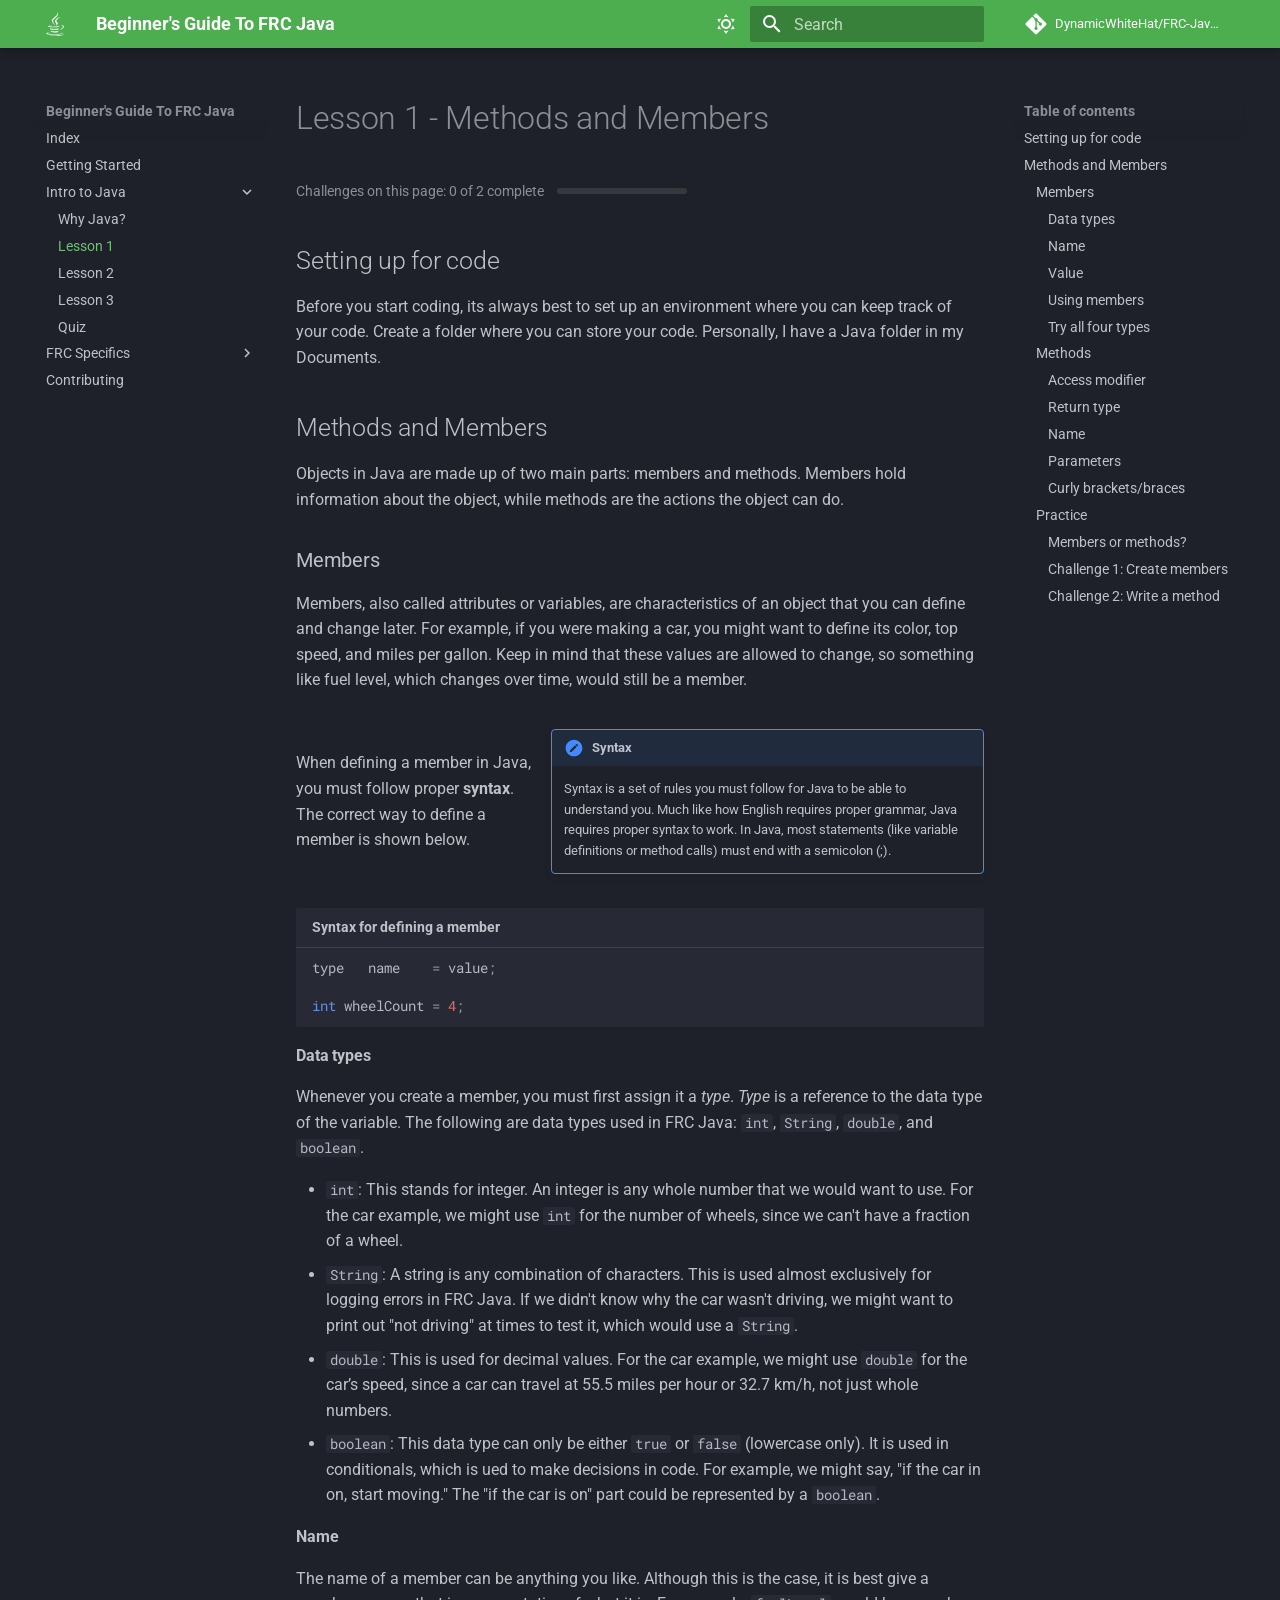
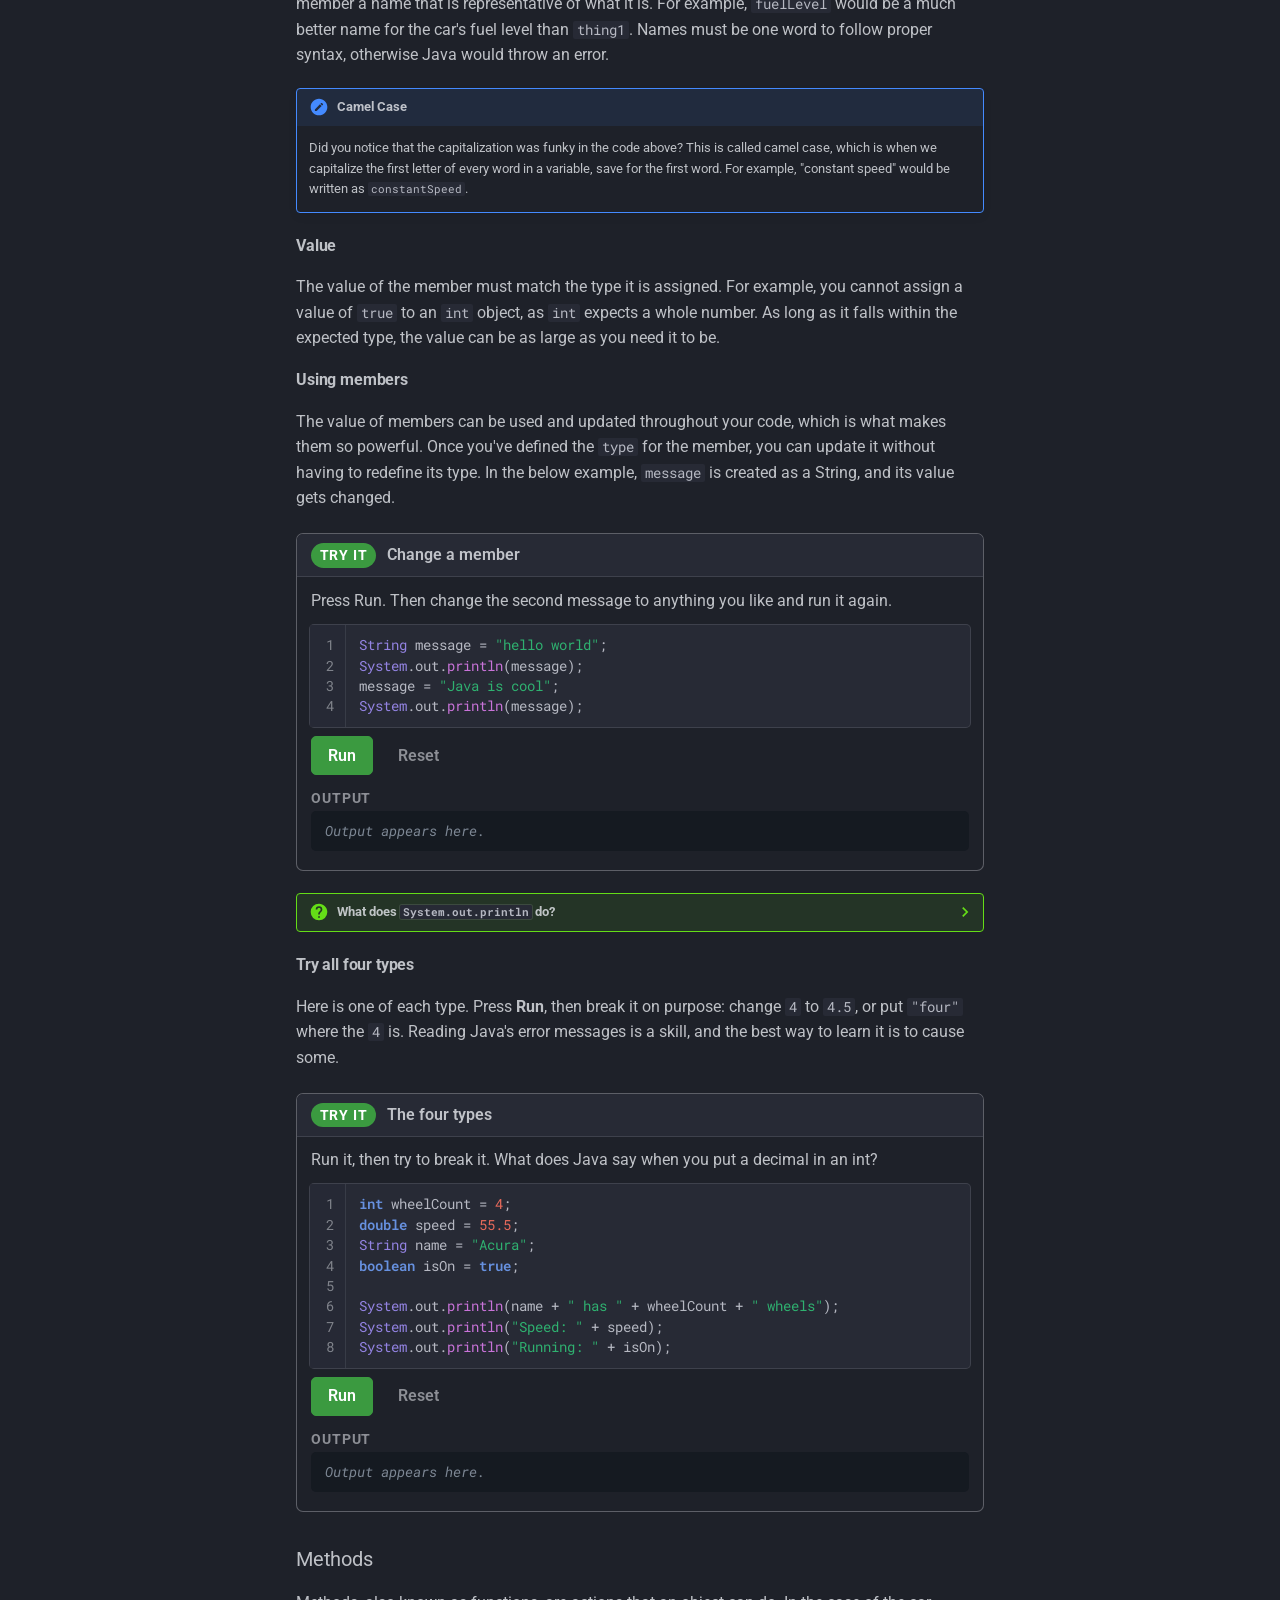
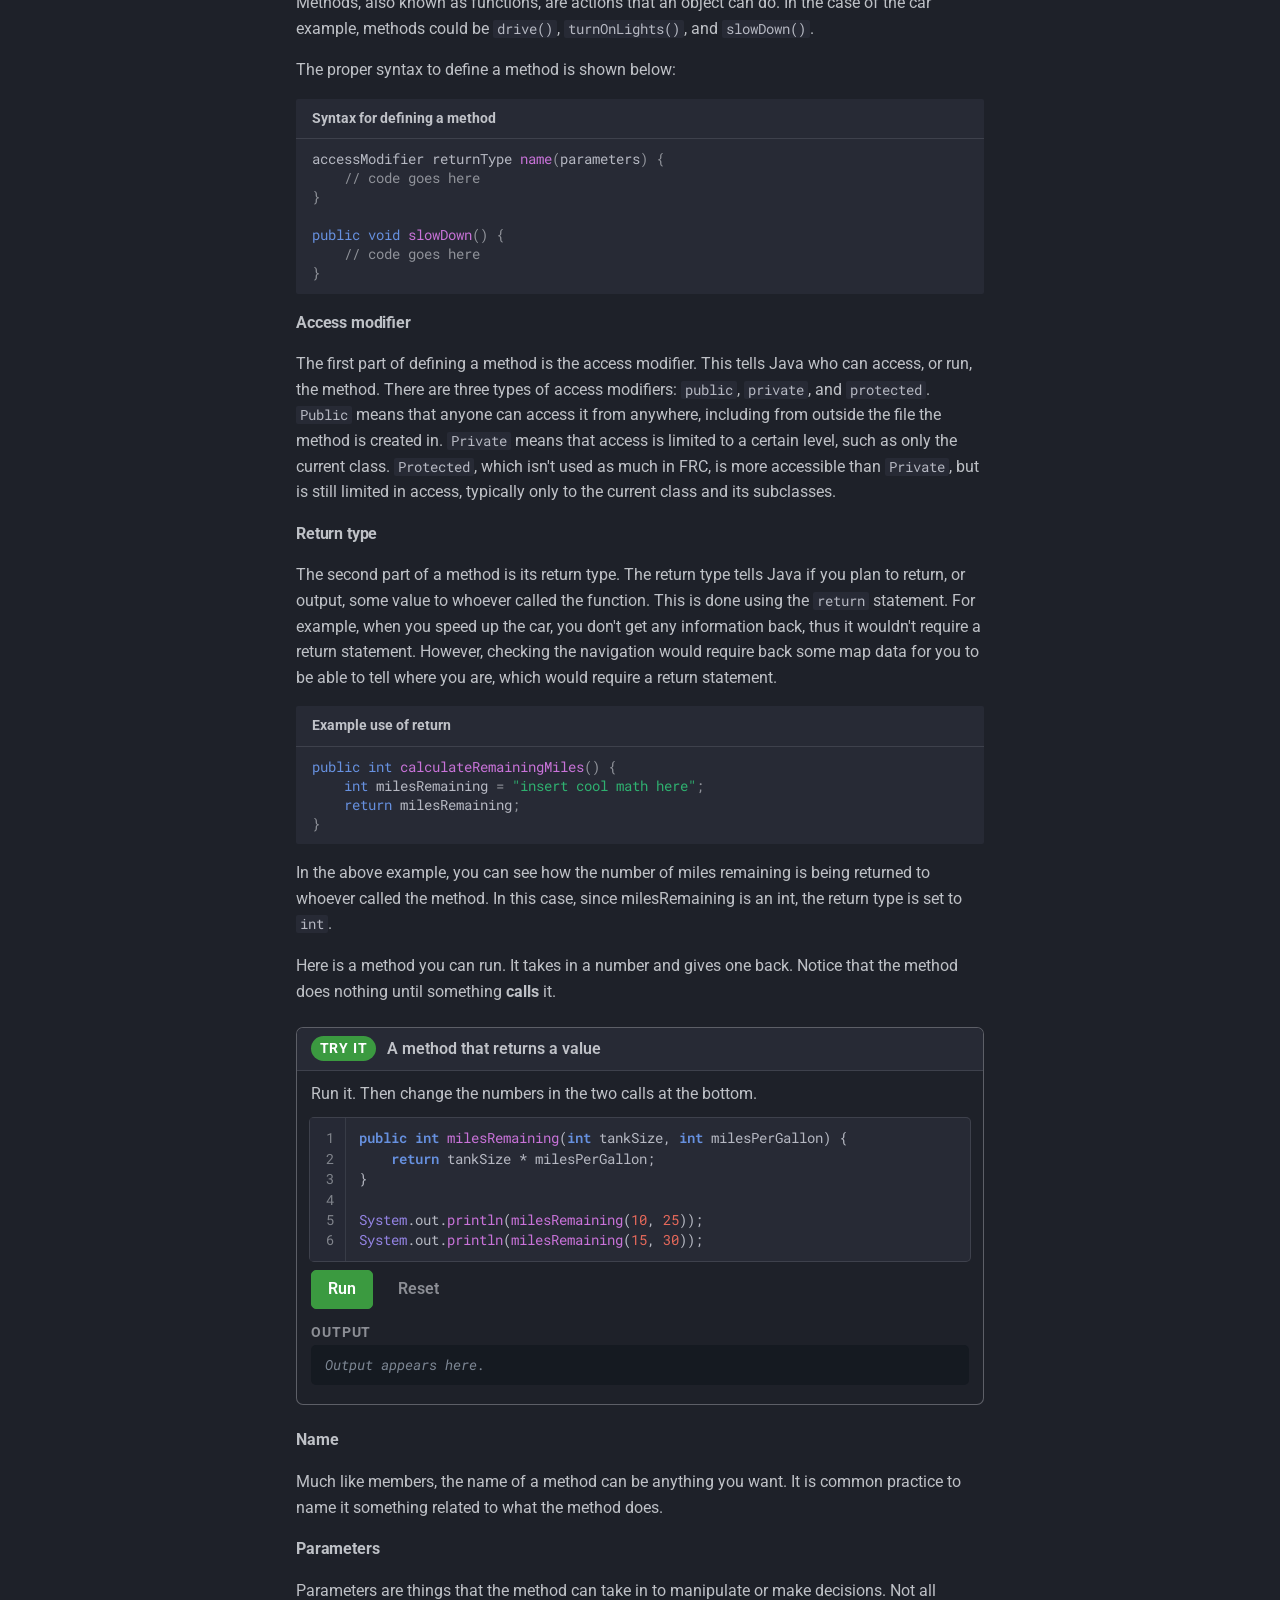
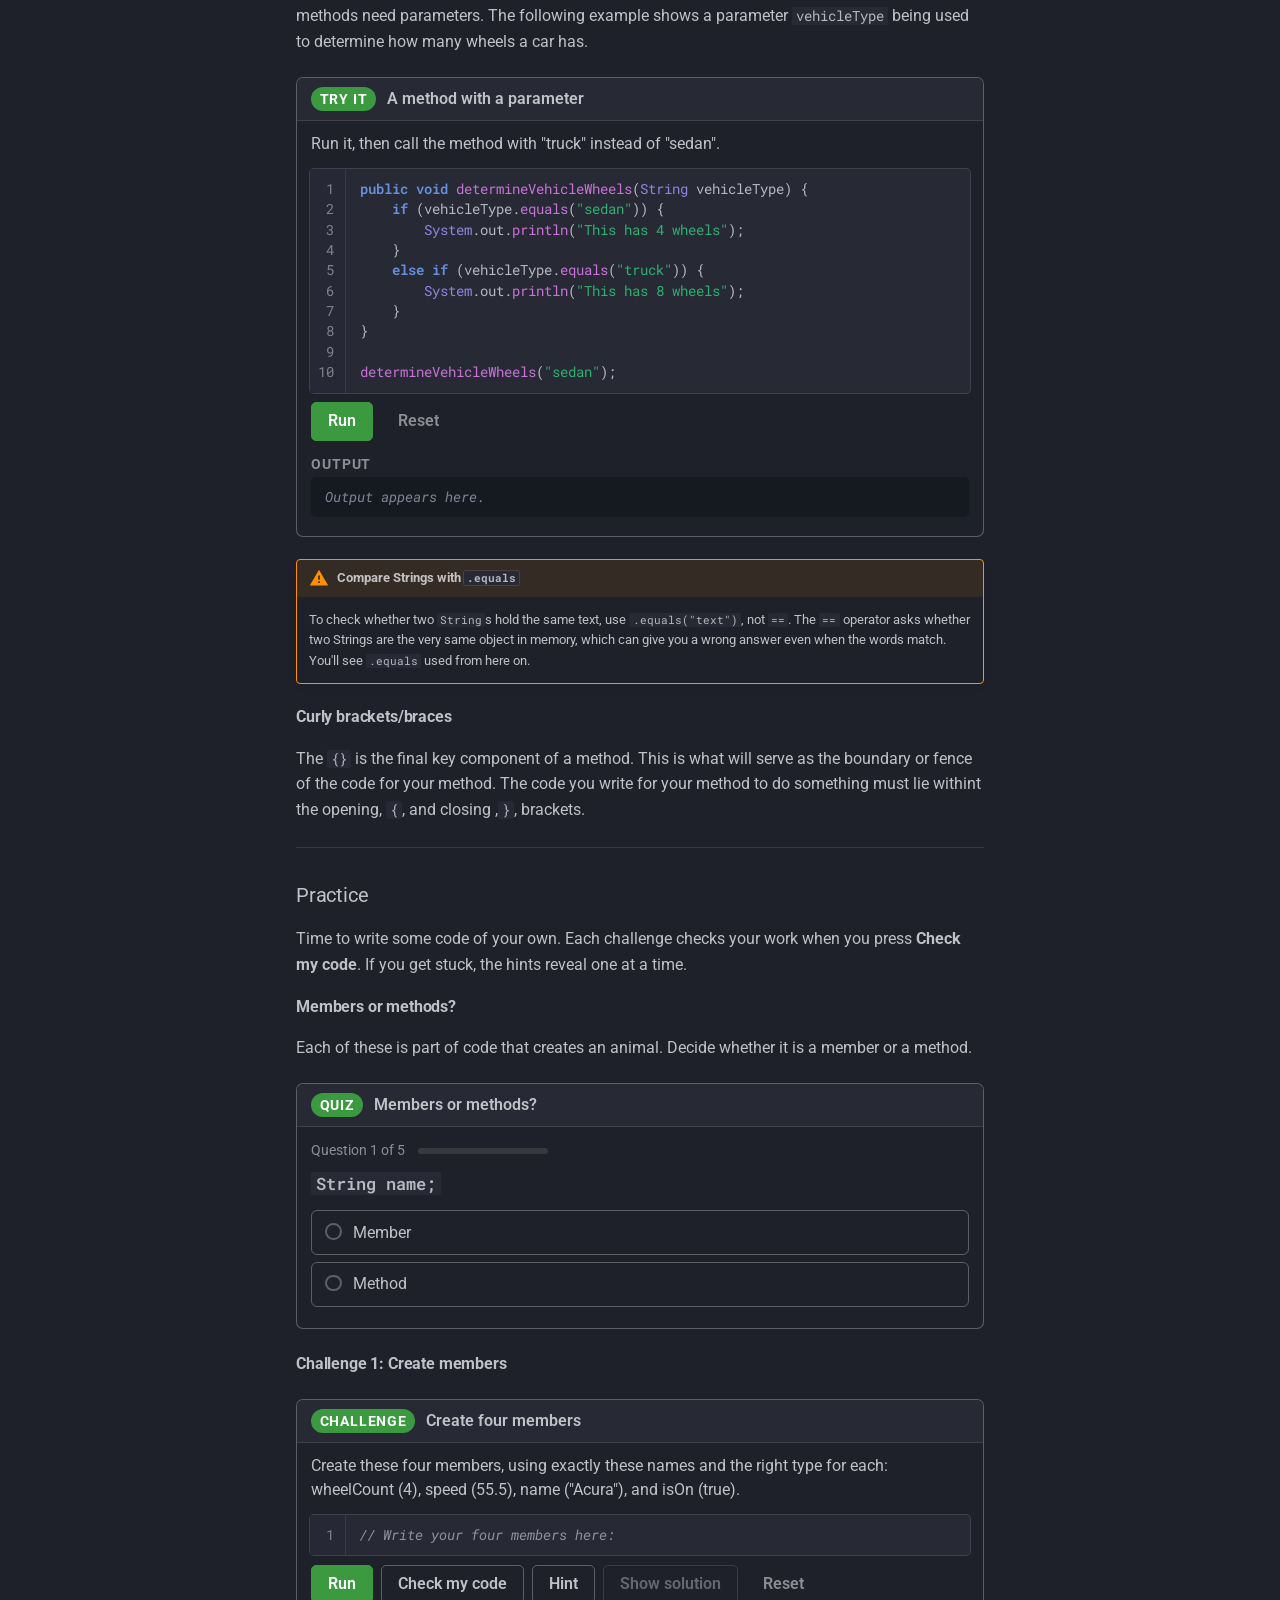
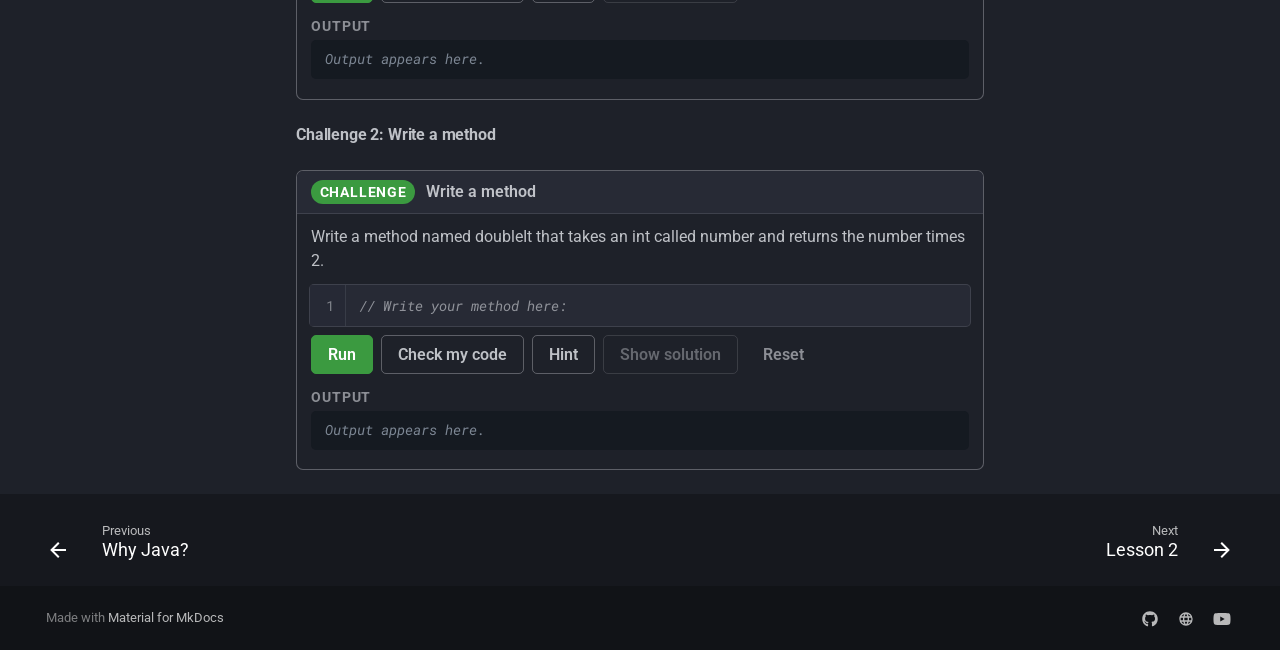
<file: introToJava/javaLesson1/index.html>
<!doctype html>
<html lang="en" class="no-js">
  <head>
    
      <meta charset="utf-8">
      <meta name="viewport" content="width=device-width,initial-scale=1">
      
      
      
        <link rel="canonical" href="https://frc422.github.io/JavaDocs/introToJava/javaLesson1/">
      
      
        <link rel="prev" href="../whyJava/">
      
      
        <link rel="next" href="../javaLesson2/">
      
      
        
      
      
      <link rel="icon" href="../../assets/Logo.png">
      <meta name="generator" content="mkdocs-1.6.1, mkdocs-material-9.7.7">
    
    
      
        <title>Lesson 1 - Beginner's Guide To FRC Java</title>
      
    
    
      <link rel="stylesheet" href="../../assets/stylesheets/main.ec1eaa64.min.css">
      
        
        <link rel="stylesheet" href="../../assets/stylesheets/palette.ab4e12ef.min.css">
      
      


    
    
      
    
    
      
        
        
        <link rel="preconnect" href="https://fonts.gstatic.com" crossorigin>
        <link rel="stylesheet" href="https://fonts.googleapis.com/css?family=Roboto:300,300i,400,400i,700,700i%7CRoboto+Mono:400,400i,700,700i&display=fallback">
        <style>:root{--md-text-font:"Roboto";--md-code-font:"Roboto Mono"}</style>
      
    
    
      <link rel="stylesheet" href="../../stylesheets/playground.css">
    
    <script>__md_scope=new URL("../..",location),__md_hash=e=>[...e].reduce(((e,_)=>(e<<5)-e+_.charCodeAt(0)),0),__md_get=(e,_=localStorage,t=__md_scope)=>JSON.parse(_.getItem(t.pathname+"."+e)),__md_set=(e,_,t=localStorage,a=__md_scope)=>{try{t.setItem(a.pathname+"."+e,JSON.stringify(_))}catch(e){}}</script>
    
      

    
    
  </head>
  
  
    
    
      
    
    
    
    
    <body dir="ltr" data-md-color-scheme="slate" data-md-color-primary="green" data-md-color-accent="deep-purple">
  
    
    <input class="md-toggle" data-md-toggle="drawer" type="checkbox" id="__drawer" autocomplete="off">
    <input class="md-toggle" data-md-toggle="search" type="checkbox" id="__search" autocomplete="off">
    <label class="md-overlay" for="__drawer"></label>
    <div data-md-component="skip">
      
        
        <a href="#lesson-1-methods-and-members" class="md-skip">
          Skip to content
        </a>
      
    </div>
    <div data-md-component="announce">
      
    </div>
    
    
      

  

<header class="md-header md-header--shadow" data-md-component="header">
  <nav class="md-header__inner md-grid" aria-label="Header">
    <a href="../.." title="Beginner&#39;s Guide To FRC Java" class="md-header__button md-logo" aria-label="Beginner's Guide To FRC Java" data-md-component="logo">
      
  
  <svg xmlns="http://www.w3.org/2000/svg" viewBox="0 0 384 512"><!--! Font Awesome Free 7.1.0 by @fontawesome - https://fontawesome.com License - https://fontawesome.com/license/free (Icons: CC BY 4.0, Fonts: SIL OFL 1.1, Code: MIT License) Copyright 2025 Fonticons, Inc.--><path d="M277.8 312.9c9.8-6.7 23.4-12.5 23.4-12.5s-38.7 7-77.2 10.2c-47.1 3.9-97.7 4.7-123.1 1.3-60.1-8 33-30.1 33-30.1s-36.1-2.4-80.6 19c-52.5 25.4 130 37 224.5 12.1m-85.4-32.1c-19-42.7-83.1-80.2 0-145.8C296.1 53.2 242.9 0 242.9 0c21.5 84.5-75.6 110.1-110.7 162.6-23.9 35.9 11.7 74.4 60.2 118.2M307 104.6c.1 0-175.2 43.8-91.5 140.2 24.7 28.4-6.5 54-6.5 54s62.7-32.4 33.9-72.9c-26.9-37.8-47.5-56.6 64.1-121.3m-6.1 270.5c-.5 1-1.2 1.8-2 2.6 128.3-33.7 81.1-118.9 19.8-97.3-3.3 1.2-6.2 3.4-8.2 6.3 3.6-1.3 7.3-2.3 11-3 31-6.5 75.5 41.5-20.6 91.4m47.1 62.3s14.5 11.9-15.9 21.2c-57.9 17.5-240.8 22.8-291.6.7-18.3-7.9 16-19 26.8-21.3 11.2-2.4 17.7-2 17.7-2-20.3-14.3-131.3 28.1-56.4 40.2C232.8 509.4 401 461.3 348 437.4M124.5 396c-78.7 22 47.9 67.4 148.1 24.5q-14.7-5.7-28.2-13.8c-44.7 8.5-65.4 9.1-106 4.5-33.5-3.8-13.9-15.2-13.9-15.2m179.8 97.2C225.6 508 128.5 506.3 71 496.8c0-.1 11.8 9.7 72.4 13.6 92.2 5.9 233.8-3.3 237.1-46.9 0 0-6.4 16.5-76.2 29.7M260.7 353c-59.2 11.4-93.5 11.1-136.8 6.6-33.5-3.5-11.6-19.7-11.6-19.7-86.8 28.8 48.2 61.4 169.5 25.9-7.8-2.8-15-7.1-21.1-12.8"/></svg>

    </a>
    <label class="md-header__button md-icon" for="__drawer">
      
      <svg xmlns="http://www.w3.org/2000/svg" viewBox="0 0 24 24"><path d="M3 6h18v2H3zm0 5h18v2H3zm0 5h18v2H3z"/></svg>
    </label>
    <div class="md-header__title" data-md-component="header-title">
      <div class="md-header__ellipsis">
        <div class="md-header__topic">
          <span class="md-ellipsis">
            Beginner's Guide To FRC Java
          </span>
        </div>
        <div class="md-header__topic" data-md-component="header-topic">
          <span class="md-ellipsis">
            
              Lesson 1
            
          </span>
        </div>
      </div>
    </div>
    
      
        <form class="md-header__option" data-md-component="palette">
  
    
    
    
    <input class="md-option" data-md-color-media="" data-md-color-scheme="slate" data-md-color-primary="green" data-md-color-accent="deep-purple"  aria-label="Light Mode"  type="radio" name="__palette" id="__palette_0">
    
      <label class="md-header__button md-icon" title="Light Mode" for="__palette_1" hidden>
        <svg xmlns="http://www.w3.org/2000/svg" viewBox="0 0 24 24"><path d="M12 7a5 5 0 0 1 5 5 5 5 0 0 1-5 5 5 5 0 0 1-5-5 5 5 0 0 1 5-5m0 2a3 3 0 0 0-3 3 3 3 0 0 0 3 3 3 3 0 0 0 3-3 3 3 0 0 0-3-3m0-7 2.39 3.42C13.65 5.15 12.84 5 12 5s-1.65.15-2.39.42zM3.34 7l4.16-.35A7.2 7.2 0 0 0 5.94 8.5c-.44.74-.69 1.5-.83 2.29zm.02 10 1.76-3.77a7.131 7.131 0 0 0 2.38 4.14zM20.65 7l-1.77 3.79a7.02 7.02 0 0 0-2.38-4.15zm-.01 10-4.14.36c.59-.51 1.12-1.14 1.54-1.86.42-.73.69-1.5.83-2.29zM12 22l-2.41-3.44c.74.27 1.55.44 2.41.44.82 0 1.63-.17 2.37-.44z"/></svg>
      </label>
    
  
    
    
    
    <input class="md-option" data-md-color-media="" data-md-color-scheme="default" data-md-color-primary="green" data-md-color-accent="deep-purple"  aria-label="Dark Mode"  type="radio" name="__palette" id="__palette_1">
    
      <label class="md-header__button md-icon" title="Dark Mode" for="__palette_0" hidden>
        <svg xmlns="http://www.w3.org/2000/svg" viewBox="0 0 24 24"><path d="m17.75 4.09-2.53 1.94.91 3.06-2.63-1.81-2.63 1.81.91-3.06-2.53-1.94L12.44 4l1.06-3 1.06 3zm3.5 6.91-1.64 1.25.59 1.98-1.7-1.17-1.7 1.17.59-1.98L15.75 11l2.06-.05L18.5 9l.69 1.95zm-2.28 4.95c.83-.08 1.72 1.1 1.19 1.85-.32.45-.66.87-1.08 1.27C15.17 23 8.84 23 4.94 19.07c-3.91-3.9-3.91-10.24 0-14.14.4-.4.82-.76 1.27-1.08.75-.53 1.93.36 1.85 1.19-.27 2.86.69 5.83 2.89 8.02a9.96 9.96 0 0 0 8.02 2.89m-1.64 2.02a12.08 12.08 0 0 1-7.8-3.47c-2.17-2.19-3.33-5-3.49-7.82-2.81 3.14-2.7 7.96.31 10.98 3.02 3.01 7.84 3.12 10.98.31"/></svg>
      </label>
    
  
</form>
      
    
    
      <script>var palette=__md_get("__palette");if(palette&&palette.color){if("(prefers-color-scheme)"===palette.color.media){var media=matchMedia("(prefers-color-scheme: light)"),input=document.querySelector(media.matches?"[data-md-color-media='(prefers-color-scheme: light)']":"[data-md-color-media='(prefers-color-scheme: dark)']");palette.color.media=input.getAttribute("data-md-color-media"),palette.color.scheme=input.getAttribute("data-md-color-scheme"),palette.color.primary=input.getAttribute("data-md-color-primary"),palette.color.accent=input.getAttribute("data-md-color-accent")}for(var[key,value]of Object.entries(palette.color))document.body.setAttribute("data-md-color-"+key,value)}</script>
    
    
    
      
      
        <label class="md-header__button md-icon" for="__search">
          
          <svg xmlns="http://www.w3.org/2000/svg" viewBox="0 0 24 24"><path d="M9.5 3A6.5 6.5 0 0 1 16 9.5c0 1.61-.59 3.09-1.56 4.23l.27.27h.79l5 5-1.5 1.5-5-5v-.79l-.27-.27A6.52 6.52 0 0 1 9.5 16 6.5 6.5 0 0 1 3 9.5 6.5 6.5 0 0 1 9.5 3m0 2C7 5 5 7 5 9.5S7 14 9.5 14 14 12 14 9.5 12 5 9.5 5"/></svg>
        </label>
        <div class="md-search" data-md-component="search" role="dialog">
  <label class="md-search__overlay" for="__search"></label>
  <div class="md-search__inner" role="search">
    <form class="md-search__form" name="search">
      <input type="text" class="md-search__input" name="query" aria-label="Search" placeholder="Search" autocapitalize="off" autocorrect="off" autocomplete="off" spellcheck="false" data-md-component="search-query" required>
      <label class="md-search__icon md-icon" for="__search">
        
        <svg xmlns="http://www.w3.org/2000/svg" viewBox="0 0 24 24"><path d="M9.5 3A6.5 6.5 0 0 1 16 9.5c0 1.61-.59 3.09-1.56 4.23l.27.27h.79l5 5-1.5 1.5-5-5v-.79l-.27-.27A6.52 6.52 0 0 1 9.5 16 6.5 6.5 0 0 1 3 9.5 6.5 6.5 0 0 1 9.5 3m0 2C7 5 5 7 5 9.5S7 14 9.5 14 14 12 14 9.5 12 5 9.5 5"/></svg>
        
        <svg xmlns="http://www.w3.org/2000/svg" viewBox="0 0 24 24"><path d="M20 11v2H8l5.5 5.5-1.42 1.42L4.16 12l7.92-7.92L13.5 5.5 8 11z"/></svg>
      </label>
      <nav class="md-search__options" aria-label="Search">
        
        <button type="reset" class="md-search__icon md-icon" title="Clear" aria-label="Clear" tabindex="-1">
          
          <svg xmlns="http://www.w3.org/2000/svg" viewBox="0 0 24 24"><path d="M19 6.41 17.59 5 12 10.59 6.41 5 5 6.41 10.59 12 5 17.59 6.41 19 12 13.41 17.59 19 19 17.59 13.41 12z"/></svg>
        </button>
      </nav>
      
    </form>
    <div class="md-search__output">
      <div class="md-search__scrollwrap" tabindex="0" data-md-scrollfix>
        <div class="md-search-result" data-md-component="search-result">
          <div class="md-search-result__meta">
            Initializing search
          </div>
          <ol class="md-search-result__list" role="presentation"></ol>
        </div>
      </div>
    </div>
  </div>
</div>
      
    
    
      <div class="md-header__source">
        <a href="https://github.com/DynamicWhiteHat/FRC-Java-Docs" title="Go to repository" class="md-source" data-md-component="source">
  <div class="md-source__icon md-icon">
    
    <svg xmlns="http://www.w3.org/2000/svg" viewBox="0 0 448 512"><!--! Font Awesome Free 7.1.0 by @fontawesome - https://fontawesome.com License - https://fontawesome.com/license/free (Icons: CC BY 4.0, Fonts: SIL OFL 1.1, Code: MIT License) Copyright 2025 Fonticons, Inc.--><path d="M439.6 236.1 244 40.5c-5.4-5.5-12.8-8.5-20.4-8.5s-15 3-20.4 8.4L162.5 81l51.5 51.5c27.1-9.1 52.7 16.8 43.4 43.7l49.7 49.7c34.2-11.8 61.2 31 35.5 56.7-26.5 26.5-70.2-2.9-56-37.3L240.3 199v121.9c25.3 12.5 22.3 41.8 9.1 55-6.4 6.4-15.2 10.1-24.3 10.1s-17.8-3.6-24.3-10.1c-17.6-17.6-11.1-46.9 11.2-56v-123c-20.8-8.5-24.6-30.7-18.6-45L142.6 101 8.5 235.1C3 240.6 0 247.9 0 255.5s3 15 8.5 20.4l195.6 195.7c5.4 5.4 12.7 8.4 20.4 8.4s15-3 20.4-8.4l194.7-194.7c5.4-5.4 8.4-12.8 8.4-20.4s-3-15-8.4-20.4"/></svg>
  </div>
  <div class="md-source__repository">
    DynamicWhiteHat/FRC-Java-Docs
  </div>
</a>
      </div>
    
  </nav>
  
</header>
    
    <div class="md-container" data-md-component="container">
      
      
        
          
        
      
      <main class="md-main" data-md-component="main">
        <div class="md-main__inner md-grid">
          
            
              
              <div class="md-sidebar md-sidebar--primary" data-md-component="sidebar" data-md-type="navigation" >
                <div class="md-sidebar__scrollwrap">
                  <div class="md-sidebar__inner">
                    



<nav class="md-nav md-nav--primary" aria-label="Navigation" data-md-level="0">
  <label class="md-nav__title" for="__drawer">
    <a href="../.." title="Beginner&#39;s Guide To FRC Java" class="md-nav__button md-logo" aria-label="Beginner's Guide To FRC Java" data-md-component="logo">
      
  
  <svg xmlns="http://www.w3.org/2000/svg" viewBox="0 0 384 512"><!--! Font Awesome Free 7.1.0 by @fontawesome - https://fontawesome.com License - https://fontawesome.com/license/free (Icons: CC BY 4.0, Fonts: SIL OFL 1.1, Code: MIT License) Copyright 2025 Fonticons, Inc.--><path d="M277.8 312.9c9.8-6.7 23.4-12.5 23.4-12.5s-38.7 7-77.2 10.2c-47.1 3.9-97.7 4.7-123.1 1.3-60.1-8 33-30.1 33-30.1s-36.1-2.4-80.6 19c-52.5 25.4 130 37 224.5 12.1m-85.4-32.1c-19-42.7-83.1-80.2 0-145.8C296.1 53.2 242.9 0 242.9 0c21.5 84.5-75.6 110.1-110.7 162.6-23.9 35.9 11.7 74.4 60.2 118.2M307 104.6c.1 0-175.2 43.8-91.5 140.2 24.7 28.4-6.5 54-6.5 54s62.7-32.4 33.9-72.9c-26.9-37.8-47.5-56.6 64.1-121.3m-6.1 270.5c-.5 1-1.2 1.8-2 2.6 128.3-33.7 81.1-118.9 19.8-97.3-3.3 1.2-6.2 3.4-8.2 6.3 3.6-1.3 7.3-2.3 11-3 31-6.5 75.5 41.5-20.6 91.4m47.1 62.3s14.5 11.9-15.9 21.2c-57.9 17.5-240.8 22.8-291.6.7-18.3-7.9 16-19 26.8-21.3 11.2-2.4 17.7-2 17.7-2-20.3-14.3-131.3 28.1-56.4 40.2C232.8 509.4 401 461.3 348 437.4M124.5 396c-78.7 22 47.9 67.4 148.1 24.5q-14.7-5.7-28.2-13.8c-44.7 8.5-65.4 9.1-106 4.5-33.5-3.8-13.9-15.2-13.9-15.2m179.8 97.2C225.6 508 128.5 506.3 71 496.8c0-.1 11.8 9.7 72.4 13.6 92.2 5.9 233.8-3.3 237.1-46.9 0 0-6.4 16.5-76.2 29.7M260.7 353c-59.2 11.4-93.5 11.1-136.8 6.6-33.5-3.5-11.6-19.7-11.6-19.7-86.8 28.8 48.2 61.4 169.5 25.9-7.8-2.8-15-7.1-21.1-12.8"/></svg>

    </a>
    Beginner's Guide To FRC Java
  </label>
  
    <div class="md-nav__source">
      <a href="https://github.com/DynamicWhiteHat/FRC-Java-Docs" title="Go to repository" class="md-source" data-md-component="source">
  <div class="md-source__icon md-icon">
    
    <svg xmlns="http://www.w3.org/2000/svg" viewBox="0 0 448 512"><!--! Font Awesome Free 7.1.0 by @fontawesome - https://fontawesome.com License - https://fontawesome.com/license/free (Icons: CC BY 4.0, Fonts: SIL OFL 1.1, Code: MIT License) Copyright 2025 Fonticons, Inc.--><path d="M439.6 236.1 244 40.5c-5.4-5.5-12.8-8.5-20.4-8.5s-15 3-20.4 8.4L162.5 81l51.5 51.5c27.1-9.1 52.7 16.8 43.4 43.7l49.7 49.7c34.2-11.8 61.2 31 35.5 56.7-26.5 26.5-70.2-2.9-56-37.3L240.3 199v121.9c25.3 12.5 22.3 41.8 9.1 55-6.4 6.4-15.2 10.1-24.3 10.1s-17.8-3.6-24.3-10.1c-17.6-17.6-11.1-46.9 11.2-56v-123c-20.8-8.5-24.6-30.7-18.6-45L142.6 101 8.5 235.1C3 240.6 0 247.9 0 255.5s3 15 8.5 20.4l195.6 195.7c5.4 5.4 12.7 8.4 20.4 8.4s15-3 20.4-8.4l194.7-194.7c5.4-5.4 8.4-12.8 8.4-20.4s-3-15-8.4-20.4"/></svg>
  </div>
  <div class="md-source__repository">
    DynamicWhiteHat/FRC-Java-Docs
  </div>
</a>
    </div>
  
  <ul class="md-nav__list" data-md-scrollfix>
    
      
      
  
  
  
  
    <li class="md-nav__item">
      <a href="../.." class="md-nav__link">
        
  
  
  <span class="md-ellipsis">
    
  
    Index
  

    
  </span>
  
  

      </a>
    </li>
  

    
      
      
  
  
  
  
    <li class="md-nav__item">
      <a href="../../gettingStarted/" class="md-nav__link">
        
  
  
  <span class="md-ellipsis">
    
  
    Getting Started
  

    
  </span>
  
  

      </a>
    </li>
  

    
      
      
  
  
    
  
  
  
    
    
    
    
    
    <li class="md-nav__item md-nav__item--active md-nav__item--nested">
      
        
        
        <input class="md-nav__toggle md-toggle " type="checkbox" id="__nav_3" checked>
        
          
          <label class="md-nav__link" for="__nav_3" id="__nav_3_label" tabindex="0">
            
  
  
  <span class="md-ellipsis">
    
  
    Intro to Java
  

    
  </span>
  
  

            <span class="md-nav__icon md-icon"></span>
          </label>
        
        <nav class="md-nav" data-md-level="1" aria-labelledby="__nav_3_label" aria-expanded="true">
          <label class="md-nav__title" for="__nav_3">
            <span class="md-nav__icon md-icon"></span>
            
  
    Intro to Java
  

          </label>
          <ul class="md-nav__list" data-md-scrollfix>
            
              
                
  
  
  
  
    <li class="md-nav__item">
      <a href="../whyJava/" class="md-nav__link">
        
  
  
  <span class="md-ellipsis">
    
  
    Why Java?
  

    
  </span>
  
  

      </a>
    </li>
  

              
            
              
                
  
  
    
  
  
  
    <li class="md-nav__item md-nav__item--active">
      
      <input class="md-nav__toggle md-toggle" type="checkbox" id="__toc">
      
      
        
      
      
        <label class="md-nav__link md-nav__link--active" for="__toc">
          
  
  
  <span class="md-ellipsis">
    
  
    Lesson 1
  

    
  </span>
  
  

          <span class="md-nav__icon md-icon"></span>
        </label>
      
      <a href="./" class="md-nav__link md-nav__link--active">
        
  
  
  <span class="md-ellipsis">
    
  
    Lesson 1
  

    
  </span>
  
  

      </a>
      
        

<nav class="md-nav md-nav--secondary" aria-label="Table of contents">
  
  
  
    
  
  
    <label class="md-nav__title" for="__toc">
      <span class="md-nav__icon md-icon"></span>
      Table of contents
    </label>
    <ul class="md-nav__list" data-md-component="toc" data-md-scrollfix>
      
        <li class="md-nav__item">
  <a href="#setting-up-for-code" class="md-nav__link">
    <span class="md-ellipsis">
      
        Setting up for code
      
    </span>
  </a>
  
</li>
      
        <li class="md-nav__item">
  <a href="#methods-and-members" class="md-nav__link">
    <span class="md-ellipsis">
      
        Methods and Members
      
    </span>
  </a>
  
    <nav class="md-nav" aria-label="Methods and Members">
      <ul class="md-nav__list">
        
          <li class="md-nav__item">
  <a href="#members" class="md-nav__link">
    <span class="md-ellipsis">
      
        Members
      
    </span>
  </a>
  
    <nav class="md-nav" aria-label="Members">
      <ul class="md-nav__list">
        
          <li class="md-nav__item">
  <a href="#data-types" class="md-nav__link">
    <span class="md-ellipsis">
      
        Data types
      
    </span>
  </a>
  
</li>
        
          <li class="md-nav__item">
  <a href="#name" class="md-nav__link">
    <span class="md-ellipsis">
      
        Name
      
    </span>
  </a>
  
</li>
        
          <li class="md-nav__item">
  <a href="#value" class="md-nav__link">
    <span class="md-ellipsis">
      
        Value
      
    </span>
  </a>
  
</li>
        
          <li class="md-nav__item">
  <a href="#using-members" class="md-nav__link">
    <span class="md-ellipsis">
      
        Using members
      
    </span>
  </a>
  
</li>
        
          <li class="md-nav__item">
  <a href="#try-all-four-types" class="md-nav__link">
    <span class="md-ellipsis">
      
        Try all four types
      
    </span>
  </a>
  
</li>
        
      </ul>
    </nav>
  
</li>
        
          <li class="md-nav__item">
  <a href="#methods" class="md-nav__link">
    <span class="md-ellipsis">
      
        Methods
      
    </span>
  </a>
  
    <nav class="md-nav" aria-label="Methods">
      <ul class="md-nav__list">
        
          <li class="md-nav__item">
  <a href="#access-modifier" class="md-nav__link">
    <span class="md-ellipsis">
      
        Access modifier
      
    </span>
  </a>
  
</li>
        
          <li class="md-nav__item">
  <a href="#return-type" class="md-nav__link">
    <span class="md-ellipsis">
      
        Return type
      
    </span>
  </a>
  
</li>
        
          <li class="md-nav__item">
  <a href="#name_1" class="md-nav__link">
    <span class="md-ellipsis">
      
        Name
      
    </span>
  </a>
  
</li>
        
          <li class="md-nav__item">
  <a href="#parameters" class="md-nav__link">
    <span class="md-ellipsis">
      
        Parameters
      
    </span>
  </a>
  
</li>
        
          <li class="md-nav__item">
  <a href="#curly-bracketsbraces" class="md-nav__link">
    <span class="md-ellipsis">
      
        Curly brackets/braces
      
    </span>
  </a>
  
</li>
        
      </ul>
    </nav>
  
</li>
        
          <li class="md-nav__item">
  <a href="#practice" class="md-nav__link">
    <span class="md-ellipsis">
      
        Practice
      
    </span>
  </a>
  
    <nav class="md-nav" aria-label="Practice">
      <ul class="md-nav__list">
        
          <li class="md-nav__item">
  <a href="#members-or-methods" class="md-nav__link">
    <span class="md-ellipsis">
      
        Members or methods?
      
    </span>
  </a>
  
</li>
        
          <li class="md-nav__item">
  <a href="#challenge-1-create-members" class="md-nav__link">
    <span class="md-ellipsis">
      
        Challenge 1: Create members
      
    </span>
  </a>
  
</li>
        
          <li class="md-nav__item">
  <a href="#challenge-2-write-a-method" class="md-nav__link">
    <span class="md-ellipsis">
      
        Challenge 2: Write a method
      
    </span>
  </a>
  
</li>
        
      </ul>
    </nav>
  
</li>
        
      </ul>
    </nav>
  
</li>
      
    </ul>
  
</nav>
      
    </li>
  

              
            
              
                
  
  
  
  
    <li class="md-nav__item">
      <a href="../javaLesson2/" class="md-nav__link">
        
  
  
  <span class="md-ellipsis">
    
  
    Lesson 2
  

    
  </span>
  
  

      </a>
    </li>
  

              
            
              
                
  
  
  
  
    <li class="md-nav__item">
      <a href="../javaLesson3/" class="md-nav__link">
        
  
  
  <span class="md-ellipsis">
    
  
    Lesson 3
  

    
  </span>
  
  

      </a>
    </li>
  

              
            
              
                
  
  
  
  
    <li class="md-nav__item">
      <a href="../javaQuiz/" class="md-nav__link">
        
  
  
  <span class="md-ellipsis">
    
  
    Quiz
  

    
  </span>
  
  

      </a>
    </li>
  

              
            
          </ul>
        </nav>
      
    </li>
  

    
      
      
  
  
  
  
    
    
    
    
    
    <li class="md-nav__item md-nav__item--nested">
      
        
        
        <input class="md-nav__toggle md-toggle " type="checkbox" id="__nav_4" >
        
          
          <label class="md-nav__link" for="__nav_4" id="__nav_4_label" tabindex="0">
            
  
  
  <span class="md-ellipsis">
    
  
    FRC Specifics
  

    
  </span>
  
  

            <span class="md-nav__icon md-icon"></span>
          </label>
        
        <nav class="md-nav" data-md-level="1" aria-labelledby="__nav_4_label" aria-expanded="false">
          <label class="md-nav__title" for="__nav_4">
            <span class="md-nav__icon md-icon"></span>
            
  
    FRC Specifics
  

          </label>
          <ul class="md-nav__list" data-md-scrollfix>
            
              
                
  
  
  
  
    <li class="md-nav__item">
      <a href="../../frcSpecifics/frcProgramming/" class="md-nav__link">
        
  
  
  <span class="md-ellipsis">
    
  
    FRC Nuances
  

    
  </span>
  
  

      </a>
    </li>
  

              
            
              
                
  
  
  
  
    <li class="md-nav__item">
      <a href="../../frcSpecifics/subsystems/" class="md-nav__link">
        
  
  
  <span class="md-ellipsis">
    
  
    Subsystems
  

    
  </span>
  
  

      </a>
    </li>
  

              
            
              
                
  
  
  
  
    <li class="md-nav__item">
      <a href="../../frcSpecifics/robotContainer/" class="md-nav__link">
        
  
  
  <span class="md-ellipsis">
    
  
    RobotContainer
  

    
  </span>
  
  

      </a>
    </li>
  

              
            
              
                
  
  
  
  
    <li class="md-nav__item">
      <a href="../../frcSpecifics/robotState/" class="md-nav__link">
        
  
  
  <span class="md-ellipsis">
    
  
    RobotState
  

    
  </span>
  
  

      </a>
    </li>
  

              
            
              
                
  
  
  
  
    <li class="md-nav__item">
      <a href="../../frcSpecifics/constants/" class="md-nav__link">
        
  
  
  <span class="md-ellipsis">
    
  
    Constants
  

    
  </span>
  
  

      </a>
    </li>
  

              
            
          </ul>
        </nav>
      
    </li>
  

    
      
      
  
  
  
  
    <li class="md-nav__item">
      <a href="../../contributing/" class="md-nav__link">
        
  
  
  <span class="md-ellipsis">
    
  
    Contributing
  

    
  </span>
  
  

      </a>
    </li>
  

    
  </ul>
</nav>
                  </div>
                </div>
              </div>
            
            
              
              <div class="md-sidebar md-sidebar--secondary" data-md-component="sidebar" data-md-type="toc" >
                <div class="md-sidebar__scrollwrap">
                  <div class="md-sidebar__inner">
                    

<nav class="md-nav md-nav--secondary" aria-label="Table of contents">
  
  
  
    
  
  
    <label class="md-nav__title" for="__toc">
      <span class="md-nav__icon md-icon"></span>
      Table of contents
    </label>
    <ul class="md-nav__list" data-md-component="toc" data-md-scrollfix>
      
        <li class="md-nav__item">
  <a href="#setting-up-for-code" class="md-nav__link">
    <span class="md-ellipsis">
      
        Setting up for code
      
    </span>
  </a>
  
</li>
      
        <li class="md-nav__item">
  <a href="#methods-and-members" class="md-nav__link">
    <span class="md-ellipsis">
      
        Methods and Members
      
    </span>
  </a>
  
    <nav class="md-nav" aria-label="Methods and Members">
      <ul class="md-nav__list">
        
          <li class="md-nav__item">
  <a href="#members" class="md-nav__link">
    <span class="md-ellipsis">
      
        Members
      
    </span>
  </a>
  
    <nav class="md-nav" aria-label="Members">
      <ul class="md-nav__list">
        
          <li class="md-nav__item">
  <a href="#data-types" class="md-nav__link">
    <span class="md-ellipsis">
      
        Data types
      
    </span>
  </a>
  
</li>
        
          <li class="md-nav__item">
  <a href="#name" class="md-nav__link">
    <span class="md-ellipsis">
      
        Name
      
    </span>
  </a>
  
</li>
        
          <li class="md-nav__item">
  <a href="#value" class="md-nav__link">
    <span class="md-ellipsis">
      
        Value
      
    </span>
  </a>
  
</li>
        
          <li class="md-nav__item">
  <a href="#using-members" class="md-nav__link">
    <span class="md-ellipsis">
      
        Using members
      
    </span>
  </a>
  
</li>
        
          <li class="md-nav__item">
  <a href="#try-all-four-types" class="md-nav__link">
    <span class="md-ellipsis">
      
        Try all four types
      
    </span>
  </a>
  
</li>
        
      </ul>
    </nav>
  
</li>
        
          <li class="md-nav__item">
  <a href="#methods" class="md-nav__link">
    <span class="md-ellipsis">
      
        Methods
      
    </span>
  </a>
  
    <nav class="md-nav" aria-label="Methods">
      <ul class="md-nav__list">
        
          <li class="md-nav__item">
  <a href="#access-modifier" class="md-nav__link">
    <span class="md-ellipsis">
      
        Access modifier
      
    </span>
  </a>
  
</li>
        
          <li class="md-nav__item">
  <a href="#return-type" class="md-nav__link">
    <span class="md-ellipsis">
      
        Return type
      
    </span>
  </a>
  
</li>
        
          <li class="md-nav__item">
  <a href="#name_1" class="md-nav__link">
    <span class="md-ellipsis">
      
        Name
      
    </span>
  </a>
  
</li>
        
          <li class="md-nav__item">
  <a href="#parameters" class="md-nav__link">
    <span class="md-ellipsis">
      
        Parameters
      
    </span>
  </a>
  
</li>
        
          <li class="md-nav__item">
  <a href="#curly-bracketsbraces" class="md-nav__link">
    <span class="md-ellipsis">
      
        Curly brackets/braces
      
    </span>
  </a>
  
</li>
        
      </ul>
    </nav>
  
</li>
        
          <li class="md-nav__item">
  <a href="#practice" class="md-nav__link">
    <span class="md-ellipsis">
      
        Practice
      
    </span>
  </a>
  
    <nav class="md-nav" aria-label="Practice">
      <ul class="md-nav__list">
        
          <li class="md-nav__item">
  <a href="#members-or-methods" class="md-nav__link">
    <span class="md-ellipsis">
      
        Members or methods?
      
    </span>
  </a>
  
</li>
        
          <li class="md-nav__item">
  <a href="#challenge-1-create-members" class="md-nav__link">
    <span class="md-ellipsis">
      
        Challenge 1: Create members
      
    </span>
  </a>
  
</li>
        
          <li class="md-nav__item">
  <a href="#challenge-2-write-a-method" class="md-nav__link">
    <span class="md-ellipsis">
      
        Challenge 2: Write a method
      
    </span>
  </a>
  
</li>
        
      </ul>
    </nav>
  
</li>
        
      </ul>
    </nav>
  
</li>
      
    </ul>
  
</nav>
                  </div>
                </div>
              </div>
            
          
          
            <div class="md-content" data-md-component="content">
              
              <article class="md-content__inner md-typeset">
                
                  


  
  


<h1 id="lesson-1-methods-and-members">Lesson 1 - Methods and Members</h1>
<h2 id="setting-up-for-code">Setting up for code</h2>
<p>Before you start coding, its always best to set up an environment where you can keep track of your code. Create a folder where you can store your code. Personally, I have a Java folder in my Documents.</p>
<h2 id="methods-and-members">Methods and Members</h2>
<p>Objects in Java are made up of two main parts: members and methods. Members hold information about the object, while methods are the actions the object can do.</p>
<h3 id="members">Members</h3>
<p>Members, also called attributes or variables, are characteristics of an object that you can define and change later. For example, if you were making a car, you might want to define its color, top speed, and miles per gallon. Keep in mind that these values are allowed to change, so something like fuel level, which changes over time, would still be a member.</p>
<div style="display: flex; align-items: center; gap: 15px;">
<div style="">
<p>When defining a member in Java, you must follow proper <strong>syntax</strong>. The correct way to define a member is shown below.</p>
</div>
<div>
<div class="admonition note">
<p class="admonition-title">Syntax</p>
<p>Syntax is a set of rules you must follow for Java to be able to understand you. Much like how English requires proper grammar, Java requires proper syntax to work. In Java, most statements (like variable definitions or method calls) must end with a semicolon (;).</p>
</div>
</div>
</div>
<div class="highlight"><span class="filename">Syntax for defining a member</span><pre><span></span><code><span class="n">type</span><span class="w">   </span><span class="n">name</span><span class="w">    </span><span class="o">=</span><span class="w"> </span><span class="n">value</span><span class="p">;</span>

<span class="kt">int</span><span class="w"> </span><span class="n">wheelCount</span><span class="w"> </span><span class="o">=</span><span class="w"> </span><span class="mi">4</span><span class="p">;</span>
</code></pre></div>
<h4 id="data-types">Data types</h4>
<p>Whenever you create a member, you must first assign it a <em>type</em>. <em>Type</em> is a reference to the data type of the variable. The following are data types used in FRC Java: <code>int</code>, <code>String</code>, <code>double</code>, and <code>boolean</code>.</p>
<ul>
<li><code>int</code>: This stands for integer. An integer is any whole number that we would want to use. For the car example, we might use <code>int</code> for the number of wheels, since we can't have a fraction of a wheel.</li>
<li><code>String</code>: A string is any combination of characters. This is used almost exclusively for logging errors in FRC Java. If we didn't know why the car wasn't driving, we might want to print out "not driving" at times to test it, which would use a <code>String</code>.</li>
<li><code>double</code>: This is used for decimal values. For the car example, we might use <code>double</code> for the car’s speed, since a car can travel at 55.5 miles per hour or 32.7 km/h, not just whole numbers.</li>
<li><code>boolean</code>: This data type can only be either <code>true</code> or <code>false</code> (lowercase only). It is used in conditionals, which is ued to make decisions in code. For example, we might say, "if the car in on, start moving." The "if the car is on" part could be represented by a <code>boolean</code>.</li>
</ul>
<h4 id="name">Name</h4>
<p>The name of a member can be anything you like. Although this is the case, it is best give a member a name that is representative of what it is. For example, <code>fuelLevel</code> would be a much better name for the car's fuel level than <code>thing1</code>. Names must be one word to follow proper syntax, otherwise Java would throw an error.</p>
<div class="admonition note">
<p class="admonition-title">Camel Case</p>
<p>Did you notice that the capitalization was funky in the code above? This is called camel case, which is when we capitalize the first letter of every word in a variable, save for the first word. For example, "constant speed" would be written as <code>constantSpeed</code>.</p>
</div>
<h4 id="value">Value</h4>
<p>The value of the member must match the type it is assigned. For example, you cannot assign a value of <code>true</code> to an <code>int</code> object, as <code>int</code> expects a whole number. As long as it falls within the expected type, the value can be as large as you need it to be.</p>
<h4 id="using-members">Using members</h4>
<p>The value of members can be used and updated throughout your code, which is what makes them so powerful. Once you've defined the <code>type</code> for the member, you can update it without having to redefine its type. In the below example, <code>message</code> is created as a String, and its value gets changed.</p>
<pre class="playground"><code>//@ title: Change a member
//@ goal: Press Run. Then change the second message to anything you like and run it again.
String message = "hello world";
System.out.println(message);
message = "Java is cool";
System.out.println(message);</code></pre>
<details class="question">
<summary>What does <code>System.out.println</code> do?</summary>
<p>It prints whatever you give it to the console, then moves to a new line. That's how you "see" what your code is doing, and it's the first debugging tool you'll reach for in FRC too, where the output appears in the Driver Station console.</p>
</details>
<h4 id="try-all-four-types">Try all four types</h4>
<p>Here is one of each type. Press <strong>Run</strong>, then break it on purpose: change <code>4</code> to <code>4.5</code>, or put <code>"four"</code> where the <code>4</code> is. Reading Java's error messages is a skill, and the best way to learn it is to cause some.</p>
<pre class="playground"><code>//@ title: The four types
//@ goal: Run it, then try to break it. What does Java say when you put a decimal in an int?
int wheelCount = 4;
double speed = 55.5;
String name = "Acura";
boolean isOn = true;

System.out.println(name + " has " + wheelCount + " wheels");
System.out.println("Speed: " + speed);
System.out.println("Running: " + isOn);</code></pre>
<h3 id="methods">Methods</h3>
<p>Methods, also known as functions, are actions that an object can do. In the case of the car example, methods could be <code>drive()</code>, <code>turnOnLights()</code>, and <code>slowDown()</code>.</p>
<p>The proper syntax to define a method is shown below:</p>
<div class="highlight"><span class="filename">Syntax for defining a method</span><pre><span></span><code><span class="n">accessModifier</span><span class="w"> </span><span class="n">returnType</span><span class="w"> </span><span class="nf">name</span><span class="p">(</span><span class="n">parameters</span><span class="p">)</span><span class="w"> </span><span class="p">{</span>
<span class="w">    </span><span class="c1">// code goes here</span>
<span class="p">}</span>

<span class="kd">public</span><span class="w"> </span><span class="kt">void</span><span class="w"> </span><span class="nf">slowDown</span><span class="p">()</span><span class="w"> </span><span class="p">{</span>
<span class="w">    </span><span class="c1">// code goes here</span>
<span class="p">}</span>
</code></pre></div>
<h4 id="access-modifier">Access modifier</h4>
<p>The first part of defining a method is the access modifier. This tells Java who can access, or run, the method. There are three types of access modifiers: <code>public</code>, <code>private</code>, and <code>protected</code>. <code>Public</code> means that anyone can access it from anywhere, including from outside the file the method is created in. <code>Private</code> means that access is limited to a certain level, such as only the current class. <code>Protected</code>, which isn't used as much in FRC, is more accessible than <code>Private</code>, but is still limited in access, typically only to the current class and its subclasses.</p>
<h4 id="return-type">Return type</h4>
<p>The second part of a method is its return type. The return type tells Java if you plan to return, or output, some value to whoever called the function. This is done using the <code>return</code> statement. For example, when you speed up the car, you don't get any information back, thus it wouldn't require a return statement. However, checking the navigation would require back some map data for you to be able to tell where you are, which would require a return statement.</p>
<div class="highlight"><span class="filename">Example use of return</span><pre><span></span><code><span class="kd">public</span><span class="w"> </span><span class="kt">int</span><span class="w"> </span><span class="nf">calculateRemainingMiles</span><span class="p">()</span><span class="w"> </span><span class="p">{</span>
<span class="w">    </span><span class="kt">int</span><span class="w"> </span><span class="n">milesRemaining</span><span class="w"> </span><span class="o">=</span><span class="w"> </span><span class="s">"insert cool math here"</span><span class="p">;</span>
<span class="w">    </span><span class="k">return</span><span class="w"> </span><span class="n">milesRemaining</span><span class="p">;</span>
<span class="p">}</span>
</code></pre></div>
<p>In the above example, you can see how the number of miles remaining is being returned to whoever called the method. In this case, since milesRemaining is an int, the return type is set to <code>int</code>.</p>
<p>Here is a method you can run. It takes in a number and gives one back. Notice that the method does nothing until something <strong>calls</strong> it.</p>
<pre class="playground"><code>//@ title: A method that returns a value
//@ goal: Run it. Then change the numbers in the two calls at the bottom.
public int milesRemaining(int tankSize, int milesPerGallon) {
    return tankSize * milesPerGallon;
}

System.out.println(milesRemaining(10, 25));
System.out.println(milesRemaining(15, 30));</code></pre>
<h4 id="name_1">Name</h4>
<p>Much like members, the name of a method can be anything you want. It is common practice to name it something related to what the method does.</p>
<h4 id="parameters">Parameters</h4>
<p>Parameters are things that the method can take in to manipulate or make decisions. Not all methods need parameters. The following example shows a parameter <code>vehicleType</code> being used to determine how many wheels a car has.</p>
<pre class="playground"><code>//@ title: A method with a parameter
//@ goal: Run it, then call the method with "truck" instead of "sedan".
public void determineVehicleWheels(String vehicleType) {
    if (vehicleType.equals("sedan")) {
        System.out.println("This has 4 wheels");
    }
    else if (vehicleType.equals("truck")) {
        System.out.println("This has 8 wheels");
    }
}

determineVehicleWheels("sedan");</code></pre>
<div class="admonition warning">
<p class="admonition-title">Compare Strings with <code>.equals</code></p>
<p>To check whether two <code>String</code>s hold the same text, use <code>.equals("text")</code>, not <code>==</code>. The <code>==</code> operator asks whether two Strings are the very same object in memory, which can give you a wrong answer even when the words match. You'll see <code>.equals</code> used from here on.</p>
</div>
<h4 id="curly-bracketsbraces">Curly brackets/braces</h4>
<p>The <code>{}</code> is the final key component of a method. This is what will serve as the boundary or fence of the code for your method. The code you write for your method to do something must lie withint the opening, <code>{</code>, and closing ,<code>}</code>, brackets.</p>
<hr />
<h3 id="practice">Practice</h3>
<p>Time to write some code of your own. Each challenge checks your work when you press <strong>Check my code</strong>. If you get stuck, the hints reveal one at a time.</p>
<h4 id="members-or-methods">Members or methods?</h4>
<p>Each of these is part of code that creates an animal. Decide whether it is a member or a method.</p>
<pre class="quiz"><code>@ title: Members or methods?
? `int numLegs;`
- Member
- Method
+ Member
&gt; It holds information about the animal, and has no parentheses or body.

? `public void eat() {}`
+ Method
- Member
&gt; The parentheses and `{}` body make it an action the animal can do.

? `private int returnFriendCount() {}`
+ Method
- Member
&gt; `private` is its access modifier and `int` is its return type, but the parentheses and body show it's a method.

? `String name;`
+ Member
- Method
&gt; A `String` holds text, which is information about the animal.

? `double hoursOld;`
+ Member
- Method
&gt; It stores a decimal number describing the animal.</code></pre>
<h4 id="challenge-1-create-members">Challenge 1: Create members</h4>
<pre class="playground"><code>//@ title: Create four members
//@ goal: Create these four members, using exactly these names and the right type for each: wheelCount (4), speed (55.5), name ("Acura"), and isOn (true).
//@ require: int\s+wheelCount | Declare wheelCount as an int.
//@ require: double\s+speed | Declare speed as a double.
//@ require: String\s+name | Declare name as a String.
//@ require: boolean\s+isOn | Declare isOn as a boolean.
// Write your four members here:

//@@ harness
System.out.println(wheelCount + " " + speed + " " + name + " " + isOn);
//@@ expect
4 55.5 Acura true
//@@ hint
Each member follows the pattern `type name = value;`
//@@ hint
The type for 55.5 is `double`, and the type for text is `String`. Text goes inside double quotes.
//@@ solution
int wheelCount = 4;
double speed = 55.5;
String name = "Acura";
boolean isOn = true;
//@@ explain
That's the pattern for every member you'll ever write: `type name = value;`</code></pre>
<h4 id="challenge-2-write-a-method">Challenge 2: Write a method</h4>
<pre class="playground"><code>//@ title: Write a method
//@ goal: Write a method named doubleIt that takes an int called number and returns the number times 2.
//@ require: int\s+doubleIt\s*\( | The method should be named doubleIt and return an int.
//@ require: return | Your method needs to return a value.
// Write your method here:

//@@ harness
System.out.println(doubleIt(4));
System.out.println(doubleIt(10));
System.out.println(doubleIt(-3));
//@@ expect
8
20
-6
//@@ hint
The header looks like `public int doubleIt(int number)`.
//@@ hint
Inside the braces, use `return` followed by the math.
//@@ solution
public int doubleIt(int number) {
    return number * 2;
}
//@@ explain
The method takes a value in through its parameter and sends a new value back out with `return`.</code></pre>












                
              </article>
            </div>
          
          
<script>var target=document.getElementById(location.hash.slice(1));target&&target.name&&(target.checked=target.name.startsWith("__tabbed_"))</script>
        </div>
        
      </main>
      
        <footer class="md-footer">
  
    
      
      <nav class="md-footer__inner md-grid" aria-label="Footer" >
        
          
          <a href="../whyJava/" class="md-footer__link md-footer__link--prev" aria-label="Previous: Why Java?">
            <div class="md-footer__button md-icon">
              
              <svg xmlns="http://www.w3.org/2000/svg" viewBox="0 0 24 24"><path d="M20 11v2H8l5.5 5.5-1.42 1.42L4.16 12l7.92-7.92L13.5 5.5 8 11z"/></svg>
            </div>
            <div class="md-footer__title">
              <span class="md-footer__direction">
                Previous
              </span>
              <div class="md-ellipsis">
                Why Java?
              </div>
            </div>
          </a>
        
        
          
          <a href="../javaLesson2/" class="md-footer__link md-footer__link--next" aria-label="Next: Lesson 2">
            <div class="md-footer__title">
              <span class="md-footer__direction">
                Next
              </span>
              <div class="md-ellipsis">
                Lesson 2
              </div>
            </div>
            <div class="md-footer__button md-icon">
              
              <svg xmlns="http://www.w3.org/2000/svg" viewBox="0 0 24 24"><path d="M4 11v2h12l-5.5 5.5 1.42 1.42L19.84 12l-7.92-7.92L10.5 5.5 16 11z"/></svg>
            </div>
          </a>
        
      </nav>
    
  
  <div class="md-footer-meta md-typeset">
    <div class="md-footer-meta__inner md-grid">
      <div class="md-copyright">
  
  
    Made with
    <a href="https://squidfunk.github.io/mkdocs-material/" target="_blank" rel="noopener">
      Material for MkDocs
    </a>
  
</div>
      
        
<div class="md-social">
  
    
    
    
    
      
      
    
    <a href="https://github.com/team422" target="_blank" rel="noopener" title="github.com" class="md-social__link">
      <svg xmlns="http://www.w3.org/2000/svg" viewBox="0 0 512 512"><!--! Font Awesome Free 7.1.0 by @fontawesome - https://fontawesome.com License - https://fontawesome.com/license/free (Icons: CC BY 4.0, Fonts: SIL OFL 1.1, Code: MIT License) Copyright 2025 Fonticons, Inc.--><path d="M173.9 397.4c0 2-2.3 3.6-5.2 3.6-3.3.3-5.6-1.3-5.6-3.6 0-2 2.3-3.6 5.2-3.6 3-.3 5.6 1.3 5.6 3.6m-31.1-4.5c-.7 2 1.3 4.3 4.3 4.9 2.6 1 5.6 0 6.2-2s-1.3-4.3-4.3-5.2c-2.6-.7-5.5.3-6.2 2.3m44.2-1.7c-2.9.7-4.9 2.6-4.6 4.9.3 2 2.9 3.3 5.9 2.6 2.9-.7 4.9-2.6 4.6-4.6-.3-1.9-3-3.2-5.9-2.9M252.8 8C114.1 8 8 113.3 8 252c0 110.9 69.8 205.8 169.5 239.2 12.8 2.3 17.3-5.6 17.3-12.1 0-6.2-.3-40.4-.3-61.4 0 0-70 15-84.7-29.8 0 0-11.4-29.1-27.8-36.6 0 0-22.9-15.7 1.6-15.4 0 0 24.9 2 38.6 25.8 21.9 38.6 58.6 27.5 72.9 20.9 2.3-16 8.8-27.1 16-33.7-55.9-6.2-112.3-14.3-112.3-110.5 0-27.5 7.6-41.3 23.6-58.9-2.6-6.5-11.1-33.3 2.6-67.9 20.9-6.5 69 27 69 27 20-5.6 41.5-8.5 62.8-8.5s42.8 2.9 62.8 8.5c0 0 48.1-33.6 69-27 13.7 34.7 5.2 61.4 2.6 67.9 16 17.7 25.8 31.5 25.8 58.9 0 96.5-58.9 104.2-114.8 110.5 9.2 7.9 17 22.9 17 46.4 0 33.7-.3 75.4-.3 83.6 0 6.5 4.6 14.4 17.3 12.1C436.2 457.8 504 362.9 504 252 504 113.3 391.5 8 252.8 8M105.2 352.9c-1.3 1-1 3.3.7 5.2 1.6 1.6 3.9 2.3 5.2 1 1.3-1 1-3.3-.7-5.2-1.6-1.6-3.9-2.3-5.2-1m-10.8-8.1c-.7 1.3.3 2.9 2.3 3.9 1.6 1 3.6.7 4.3-.7.7-1.3-.3-2.9-2.3-3.9-2-.6-3.6-.3-4.3.7m32.4 35.6c-1.6 1.3-1 4.3 1.3 6.2 2.3 2.3 5.2 2.6 6.5 1 1.3-1.3.7-4.3-1.3-6.2-2.2-2.3-5.2-2.6-6.5-1m-11.4-14.7c-1.6 1-1.6 3.6 0 5.9s4.3 3.3 5.6 2.3c1.6-1.3 1.6-3.9 0-6.2-1.4-2.3-4-3.3-5.6-2"/></svg>
    </a>
  
    
    
    
    
      
      
    
    <a href="https://www.mechtechrobotics.com" target="_blank" rel="noopener" title="www.mechtechrobotics.com" class="md-social__link">
      <svg xmlns="http://www.w3.org/2000/svg" viewBox="0 0 24 24"><path d="M16.36 14c.08-.66.14-1.32.14-2s-.06-1.34-.14-2h3.38c.16.64.26 1.31.26 2s-.1 1.36-.26 2m-5.15 5.56c.6-1.11 1.06-2.31 1.38-3.56h2.95a8.03 8.03 0 0 1-4.33 3.56M14.34 14H9.66c-.1-.66-.16-1.32-.16-2s.06-1.35.16-2h4.68c.09.65.16 1.32.16 2s-.07 1.34-.16 2M12 19.96c-.83-1.2-1.5-2.53-1.91-3.96h3.82c-.41 1.43-1.08 2.76-1.91 3.96M8 8H5.08A7.92 7.92 0 0 1 9.4 4.44C8.8 5.55 8.35 6.75 8 8m-2.92 8H8c.35 1.25.8 2.45 1.4 3.56A8 8 0 0 1 5.08 16m-.82-2C4.1 13.36 4 12.69 4 12s.1-1.36.26-2h3.38c-.08.66-.14 1.32-.14 2s.06 1.34.14 2M12 4.03c.83 1.2 1.5 2.54 1.91 3.97h-3.82c.41-1.43 1.08-2.77 1.91-3.97M18.92 8h-2.95a15.7 15.7 0 0 0-1.38-3.56c1.84.63 3.37 1.9 4.33 3.56M12 2C6.47 2 2 6.5 2 12a10 10 0 0 0 10 10 10 10 0 0 0 10-10A10 10 0 0 0 12 2"/></svg>
    </a>
  
    
    
    
    
      
      
    
    <a href="https://www.youtube.com/@mechtechdragons" target="_blank" rel="noopener" title="www.youtube.com" class="md-social__link">
      <svg xmlns="http://www.w3.org/2000/svg" viewBox="0 0 576 512"><!--! Font Awesome Free 7.1.0 by @fontawesome - https://fontawesome.com License - https://fontawesome.com/license/free (Icons: CC BY 4.0, Fonts: SIL OFL 1.1, Code: MIT License) Copyright 2025 Fonticons, Inc.--><path d="M549.7 124.1c-6.2-23.7-24.8-42.3-48.3-48.6C458.9 64 288.1 64 288.1 64S117.3 64 74.7 75.5c-23.5 6.3-42 24.9-48.3 48.6C15 167 15 256.4 15 256.4s0 89.4 11.4 132.3c6.3 23.6 24.8 41.5 48.3 47.8C117.3 448 288.1 448 288.1 448s170.8 0 213.4-11.5c23.5-6.3 42-24.2 48.3-47.8 11.4-42.9 11.4-132.3 11.4-132.3s0-89.4-11.4-132.3zM232.2 337.6V175.2l142.7 81.2z"/></svg>
    </a>
  
</div>
      
    </div>
  </div>
</footer>
      
    </div>
    <div class="md-dialog" data-md-component="dialog">
      <div class="md-dialog__inner md-typeset"></div>
    </div>
    
    
    
      
      
      <script id="__config" type="application/json">{"annotate": null, "base": "../..", "features": ["navigation.footer", "content.code.annotate"], "search": "../../assets/javascripts/workers/search.2c215733.min.js", "tags": null, "translations": {"clipboard.copied": "Copied to clipboard", "clipboard.copy": "Copy to clipboard", "search.result.more.one": "1 more on this page", "search.result.more.other": "# more on this page", "search.result.none": "No matching documents", "search.result.one": "1 matching document", "search.result.other": "# matching documents", "search.result.placeholder": "Type to start searching", "search.result.term.missing": "Missing", "select.version": "Select version"}, "version": null}</script>
    
    
      <script src="../../assets/javascripts/bundle.d7400e89.min.js"></script>
      
        <script src="../../javascripts/minijava.js"></script>
      
        <script src="../../javascripts/wpilib-prelude.js"></script>
      
        <script src="../../javascripts/playground.js"></script>
      
    
  </body>
</html>
</file>
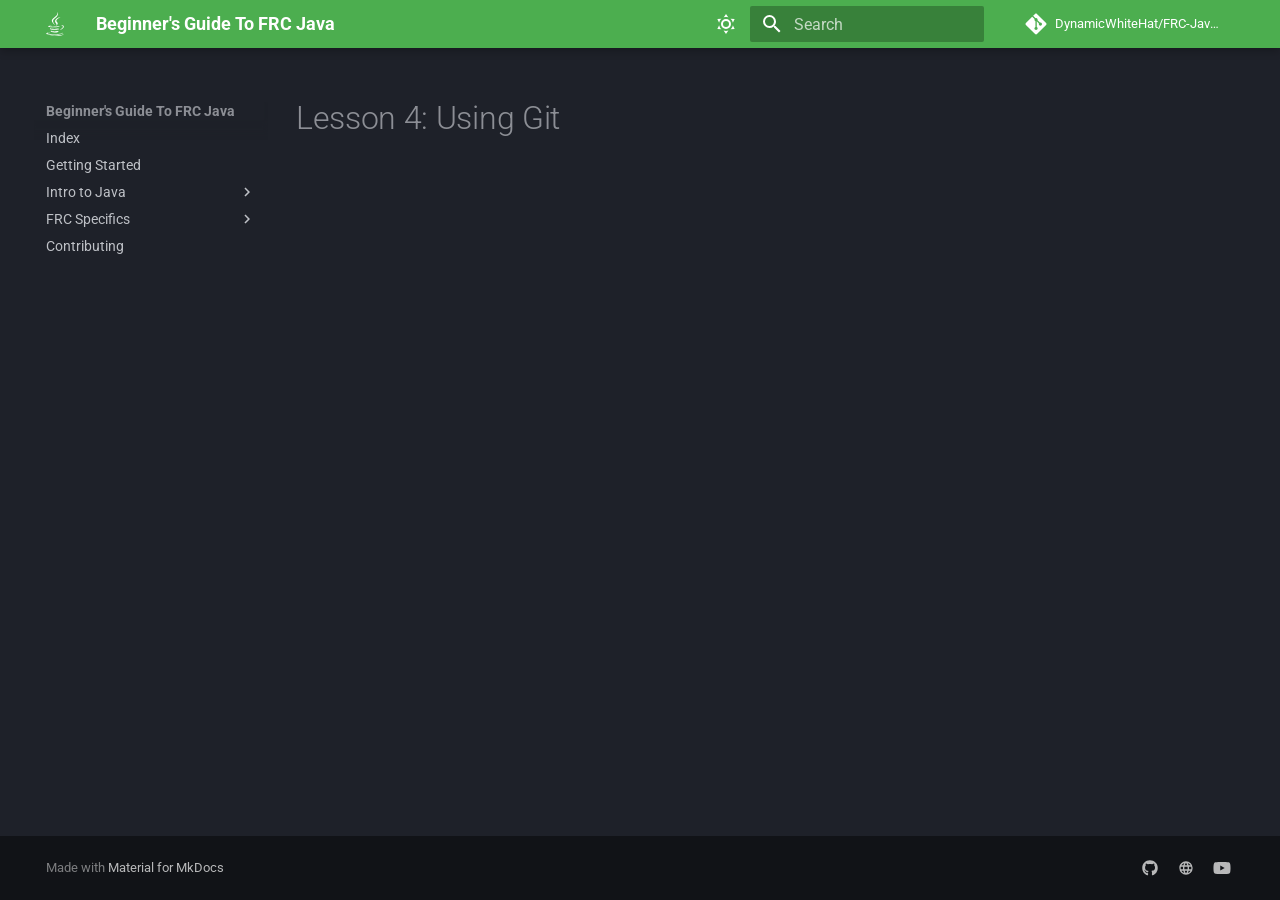
<file: introToJava/javaLesson4/index.html>
<!doctype html>
<html lang="en" class="no-js">
  <head>
    
      <meta charset="utf-8">
      <meta name="viewport" content="width=device-width,initial-scale=1">
      
      
      
        <link rel="canonical" href="https://frc422.github.io/JavaDocs/introToJava/javaLesson4/">
      
      
      
      
      <link rel="icon" href="../../assets/Logo.png">
      <meta name="generator" content="mkdocs-1.6.1, mkdocs-material-9.6.20">
    
    
      
        <title>Lesson 4: Using Git - Beginner's Guide To FRC Java</title>
      
    
    
      <link rel="stylesheet" href="../../assets/stylesheets/main.e53b48f4.min.css">
      
        
        <link rel="stylesheet" href="../../assets/stylesheets/palette.06af60db.min.css">
      
      


    
    
      
    
    
      
        
        
        <link rel="preconnect" href="https://fonts.gstatic.com" crossorigin>
        <link rel="stylesheet" href="https://fonts.googleapis.com/css?family=Roboto:300,300i,400,400i,700,700i%7CRoboto+Mono:400,400i,700,700i&display=fallback">
        <style>:root{--md-text-font:"Roboto";--md-code-font:"Roboto Mono"}</style>
      
    
    
    <script>__md_scope=new URL("../..",location),__md_hash=e=>[...e].reduce(((e,_)=>(e<<5)-e+_.charCodeAt(0)),0),__md_get=(e,_=localStorage,t=__md_scope)=>JSON.parse(_.getItem(t.pathname+"."+e)),__md_set=(e,_,t=localStorage,a=__md_scope)=>{try{t.setItem(a.pathname+"."+e,JSON.stringify(_))}catch(e){}}</script>
    
      

    
    
    
  </head>
  
  
    
    
      
    
    
    
    
    <body dir="ltr" data-md-color-scheme="slate" data-md-color-primary="green" data-md-color-accent="deep-purple">
  
    
    <input class="md-toggle" data-md-toggle="drawer" type="checkbox" id="__drawer" autocomplete="off">
    <input class="md-toggle" data-md-toggle="search" type="checkbox" id="__search" autocomplete="off">
    <label class="md-overlay" for="__drawer"></label>
    <div data-md-component="skip">
      
        
        <a href="#lesson-4-using-git" class="md-skip">
          Skip to content
        </a>
      
    </div>
    <div data-md-component="announce">
      
    </div>
    
    
      

  

<header class="md-header md-header--shadow" data-md-component="header">
  <nav class="md-header__inner md-grid" aria-label="Header">
    <a href="../.." title="Beginner&#39;s Guide To FRC Java" class="md-header__button md-logo" aria-label="Beginner's Guide To FRC Java" data-md-component="logo">
      
  
  <svg xmlns="http://www.w3.org/2000/svg" viewBox="0 0 384 512"><!--! Font Awesome Free 7.0.0 by @fontawesome - https://fontawesome.com License - https://fontawesome.com/license/free (Icons: CC BY 4.0, Fonts: SIL OFL 1.1, Code: MIT License) Copyright 2025 Fonticons, Inc.--><path d="M277.8 312.9c9.8-6.7 23.4-12.5 23.4-12.5s-38.7 7-77.2 10.2c-47.1 3.9-97.7 4.7-123.1 1.3-60.1-8 33-30.1 33-30.1s-36.1-2.4-80.6 19c-52.5 25.4 130 37 224.5 12.1m-85.4-32.1c-19-42.7-83.1-80.2 0-145.8C296.1 53.2 242.9 0 242.9 0c21.5 84.5-75.6 110.1-110.7 162.6-23.9 35.9 11.7 74.4 60.2 118.2M307 104.6c.1 0-175.2 43.8-91.5 140.2 24.7 28.4-6.5 54-6.5 54s62.7-32.4 33.9-72.9c-26.9-37.8-47.5-56.6 64.1-121.3m-6.1 270.5c-.5 1-1.2 1.8-2 2.6 128.3-33.7 81.1-118.9 19.8-97.3-3.3 1.2-6.2 3.4-8.2 6.3 3.6-1.3 7.3-2.3 11-3 31-6.5 75.5 41.5-20.6 91.4m47.1 62.3s14.5 11.9-15.9 21.2c-57.9 17.5-240.8 22.8-291.6.7-18.3-7.9 16-19 26.8-21.3 11.2-2.4 17.7-2 17.7-2-20.3-14.3-131.3 28.1-56.4 40.2C232.8 509.4 401 461.3 348 437.4M124.5 396c-78.7 22 47.9 67.4 148.1 24.5q-14.7-5.7-28.2-13.8c-44.7 8.5-65.4 9.1-106 4.5-33.5-3.8-13.9-15.2-13.9-15.2m179.8 97.2C225.6 508 128.5 506.3 71 496.8c0-.1 11.8 9.7 72.4 13.6 92.2 5.9 233.8-3.3 237.1-46.9 0 0-6.4 16.5-76.2 29.7M260.7 353c-59.2 11.4-93.5 11.1-136.8 6.6-33.5-3.5-11.6-19.7-11.6-19.7-86.8 28.8 48.2 61.4 169.5 25.9-7.8-2.8-15-7.1-21.1-12.8"/></svg>

    </a>
    <label class="md-header__button md-icon" for="__drawer">
      
      <svg xmlns="http://www.w3.org/2000/svg" viewBox="0 0 24 24"><path d="M3 6h18v2H3zm0 5h18v2H3zm0 5h18v2H3z"/></svg>
    </label>
    <div class="md-header__title" data-md-component="header-title">
      <div class="md-header__ellipsis">
        <div class="md-header__topic">
          <span class="md-ellipsis">
            Beginner's Guide To FRC Java
          </span>
        </div>
        <div class="md-header__topic" data-md-component="header-topic">
          <span class="md-ellipsis">
            
              Lesson 4: Using Git
            
          </span>
        </div>
      </div>
    </div>
    
      
        <form class="md-header__option" data-md-component="palette">
  
    
    
    
    <input class="md-option" data-md-color-media="" data-md-color-scheme="slate" data-md-color-primary="green" data-md-color-accent="deep-purple"  aria-label="Light Mode"  type="radio" name="__palette" id="__palette_0">
    
      <label class="md-header__button md-icon" title="Light Mode" for="__palette_1" hidden>
        <svg xmlns="http://www.w3.org/2000/svg" viewBox="0 0 24 24"><path d="M12 7a5 5 0 0 1 5 5 5 5 0 0 1-5 5 5 5 0 0 1-5-5 5 5 0 0 1 5-5m0 2a3 3 0 0 0-3 3 3 3 0 0 0 3 3 3 3 0 0 0 3-3 3 3 0 0 0-3-3m0-7 2.39 3.42C13.65 5.15 12.84 5 12 5s-1.65.15-2.39.42zM3.34 7l4.16-.35A7.2 7.2 0 0 0 5.94 8.5c-.44.74-.69 1.5-.83 2.29zm.02 10 1.76-3.77a7.131 7.131 0 0 0 2.38 4.14zM20.65 7l-1.77 3.79a7.02 7.02 0 0 0-2.38-4.15zm-.01 10-4.14.36c.59-.51 1.12-1.14 1.54-1.86.42-.73.69-1.5.83-2.29zM12 22l-2.41-3.44c.74.27 1.55.44 2.41.44.82 0 1.63-.17 2.37-.44z"/></svg>
      </label>
    
  
    
    
    
    <input class="md-option" data-md-color-media="" data-md-color-scheme="default" data-md-color-primary="green" data-md-color-accent="deep-purple"  aria-label="Dark Mode"  type="radio" name="__palette" id="__palette_1">
    
      <label class="md-header__button md-icon" title="Dark Mode" for="__palette_0" hidden>
        <svg xmlns="http://www.w3.org/2000/svg" viewBox="0 0 24 24"><path d="m17.75 4.09-2.53 1.94.91 3.06-2.63-1.81-2.63 1.81.91-3.06-2.53-1.94L12.44 4l1.06-3 1.06 3zm3.5 6.91-1.64 1.25.59 1.98-1.7-1.17-1.7 1.17.59-1.98L15.75 11l2.06-.05L18.5 9l.69 1.95zm-2.28 4.95c.83-.08 1.72 1.1 1.19 1.85-.32.45-.66.87-1.08 1.27C15.17 23 8.84 23 4.94 19.07c-3.91-3.9-3.91-10.24 0-14.14.4-.4.82-.76 1.27-1.08.75-.53 1.93.36 1.85 1.19-.27 2.86.69 5.83 2.89 8.02a9.96 9.96 0 0 0 8.02 2.89m-1.64 2.02a12.08 12.08 0 0 1-7.8-3.47c-2.17-2.19-3.33-5-3.49-7.82-2.81 3.14-2.7 7.96.31 10.98 3.02 3.01 7.84 3.12 10.98.31"/></svg>
      </label>
    
  
</form>
      
    
    
      <script>var palette=__md_get("__palette");if(palette&&palette.color){if("(prefers-color-scheme)"===palette.color.media){var media=matchMedia("(prefers-color-scheme: light)"),input=document.querySelector(media.matches?"[data-md-color-media='(prefers-color-scheme: light)']":"[data-md-color-media='(prefers-color-scheme: dark)']");palette.color.media=input.getAttribute("data-md-color-media"),palette.color.scheme=input.getAttribute("data-md-color-scheme"),palette.color.primary=input.getAttribute("data-md-color-primary"),palette.color.accent=input.getAttribute("data-md-color-accent")}for(var[key,value]of Object.entries(palette.color))document.body.setAttribute("data-md-color-"+key,value)}</script>
    
    
    
      
      
        <label class="md-header__button md-icon" for="__search">
          
          <svg xmlns="http://www.w3.org/2000/svg" viewBox="0 0 24 24"><path d="M9.5 3A6.5 6.5 0 0 1 16 9.5c0 1.61-.59 3.09-1.56 4.23l.27.27h.79l5 5-1.5 1.5-5-5v-.79l-.27-.27A6.52 6.52 0 0 1 9.5 16 6.5 6.5 0 0 1 3 9.5 6.5 6.5 0 0 1 9.5 3m0 2C7 5 5 7 5 9.5S7 14 9.5 14 14 12 14 9.5 12 5 9.5 5"/></svg>
        </label>
        <div class="md-search" data-md-component="search" role="dialog">
  <label class="md-search__overlay" for="__search"></label>
  <div class="md-search__inner" role="search">
    <form class="md-search__form" name="search">
      <input type="text" class="md-search__input" name="query" aria-label="Search" placeholder="Search" autocapitalize="off" autocorrect="off" autocomplete="off" spellcheck="false" data-md-component="search-query" required>
      <label class="md-search__icon md-icon" for="__search">
        
        <svg xmlns="http://www.w3.org/2000/svg" viewBox="0 0 24 24"><path d="M9.5 3A6.5 6.5 0 0 1 16 9.5c0 1.61-.59 3.09-1.56 4.23l.27.27h.79l5 5-1.5 1.5-5-5v-.79l-.27-.27A6.52 6.52 0 0 1 9.5 16 6.5 6.5 0 0 1 3 9.5 6.5 6.5 0 0 1 9.5 3m0 2C7 5 5 7 5 9.5S7 14 9.5 14 14 12 14 9.5 12 5 9.5 5"/></svg>
        
        <svg xmlns="http://www.w3.org/2000/svg" viewBox="0 0 24 24"><path d="M20 11v2H8l5.5 5.5-1.42 1.42L4.16 12l7.92-7.92L13.5 5.5 8 11z"/></svg>
      </label>
      <nav class="md-search__options" aria-label="Search">
        
        <button type="reset" class="md-search__icon md-icon" title="Clear" aria-label="Clear" tabindex="-1">
          
          <svg xmlns="http://www.w3.org/2000/svg" viewBox="0 0 24 24"><path d="M19 6.41 17.59 5 12 10.59 6.41 5 5 6.41 10.59 12 5 17.59 6.41 19 12 13.41 17.59 19 19 17.59 13.41 12z"/></svg>
        </button>
      </nav>
      
    </form>
    <div class="md-search__output">
      <div class="md-search__scrollwrap" tabindex="0" data-md-scrollfix>
        <div class="md-search-result" data-md-component="search-result">
          <div class="md-search-result__meta">
            Initializing search
          </div>
          <ol class="md-search-result__list" role="presentation"></ol>
        </div>
      </div>
    </div>
  </div>
</div>
      
    
    
      <div class="md-header__source">
        <a href="https://github.com/DynamicWhiteHat/FRC-Java-Docs" title="Go to repository" class="md-source" data-md-component="source">
  <div class="md-source__icon md-icon">
    
    <svg xmlns="http://www.w3.org/2000/svg" viewBox="0 0 448 512"><!--! Font Awesome Free 7.0.0 by @fontawesome - https://fontawesome.com License - https://fontawesome.com/license/free (Icons: CC BY 4.0, Fonts: SIL OFL 1.1, Code: MIT License) Copyright 2025 Fonticons, Inc.--><path d="M439.6 236.1 244 40.5c-5.4-5.5-12.8-8.5-20.4-8.5s-15 3-20.4 8.4L162.5 81l51.5 51.5c27.1-9.1 52.7 16.8 43.4 43.7l49.7 49.7c34.2-11.8 61.2 31 35.5 56.7-26.5 26.5-70.2-2.9-56-37.3L240.3 199v121.9c25.3 12.5 22.3 41.8 9.1 55-6.4 6.4-15.2 10.1-24.3 10.1s-17.8-3.6-24.3-10.1c-17.6-17.6-11.1-46.9 11.2-56v-123c-20.8-8.5-24.6-30.7-18.6-45L142.6 101 8.5 235.1C3 240.6 0 247.9 0 255.5s3 15 8.5 20.4l195.6 195.7c5.4 5.4 12.7 8.4 20.4 8.4s15-3 20.4-8.4l194.7-194.7c5.4-5.4 8.4-12.8 8.4-20.4s-3-15-8.4-20.4"/></svg>
  </div>
  <div class="md-source__repository">
    DynamicWhiteHat/FRC-Java-Docs
  </div>
</a>
      </div>
    
  </nav>
  
</header>
    
    <div class="md-container" data-md-component="container">
      
      
        
          
        
      
      <main class="md-main" data-md-component="main">
        <div class="md-main__inner md-grid">
          
            
              
              <div class="md-sidebar md-sidebar--primary" data-md-component="sidebar" data-md-type="navigation" >
                <div class="md-sidebar__scrollwrap">
                  <div class="md-sidebar__inner">
                    



<nav class="md-nav md-nav--primary" aria-label="Navigation" data-md-level="0">
  <label class="md-nav__title" for="__drawer">
    <a href="../.." title="Beginner&#39;s Guide To FRC Java" class="md-nav__button md-logo" aria-label="Beginner's Guide To FRC Java" data-md-component="logo">
      
  
  <svg xmlns="http://www.w3.org/2000/svg" viewBox="0 0 384 512"><!--! Font Awesome Free 7.0.0 by @fontawesome - https://fontawesome.com License - https://fontawesome.com/license/free (Icons: CC BY 4.0, Fonts: SIL OFL 1.1, Code: MIT License) Copyright 2025 Fonticons, Inc.--><path d="M277.8 312.9c9.8-6.7 23.4-12.5 23.4-12.5s-38.7 7-77.2 10.2c-47.1 3.9-97.7 4.7-123.1 1.3-60.1-8 33-30.1 33-30.1s-36.1-2.4-80.6 19c-52.5 25.4 130 37 224.5 12.1m-85.4-32.1c-19-42.7-83.1-80.2 0-145.8C296.1 53.2 242.9 0 242.9 0c21.5 84.5-75.6 110.1-110.7 162.6-23.9 35.9 11.7 74.4 60.2 118.2M307 104.6c.1 0-175.2 43.8-91.5 140.2 24.7 28.4-6.5 54-6.5 54s62.7-32.4 33.9-72.9c-26.9-37.8-47.5-56.6 64.1-121.3m-6.1 270.5c-.5 1-1.2 1.8-2 2.6 128.3-33.7 81.1-118.9 19.8-97.3-3.3 1.2-6.2 3.4-8.2 6.3 3.6-1.3 7.3-2.3 11-3 31-6.5 75.5 41.5-20.6 91.4m47.1 62.3s14.5 11.9-15.9 21.2c-57.9 17.5-240.8 22.8-291.6.7-18.3-7.9 16-19 26.8-21.3 11.2-2.4 17.7-2 17.7-2-20.3-14.3-131.3 28.1-56.4 40.2C232.8 509.4 401 461.3 348 437.4M124.5 396c-78.7 22 47.9 67.4 148.1 24.5q-14.7-5.7-28.2-13.8c-44.7 8.5-65.4 9.1-106 4.5-33.5-3.8-13.9-15.2-13.9-15.2m179.8 97.2C225.6 508 128.5 506.3 71 496.8c0-.1 11.8 9.7 72.4 13.6 92.2 5.9 233.8-3.3 237.1-46.9 0 0-6.4 16.5-76.2 29.7M260.7 353c-59.2 11.4-93.5 11.1-136.8 6.6-33.5-3.5-11.6-19.7-11.6-19.7-86.8 28.8 48.2 61.4 169.5 25.9-7.8-2.8-15-7.1-21.1-12.8"/></svg>

    </a>
    Beginner's Guide To FRC Java
  </label>
  
    <div class="md-nav__source">
      <a href="https://github.com/DynamicWhiteHat/FRC-Java-Docs" title="Go to repository" class="md-source" data-md-component="source">
  <div class="md-source__icon md-icon">
    
    <svg xmlns="http://www.w3.org/2000/svg" viewBox="0 0 448 512"><!--! Font Awesome Free 7.0.0 by @fontawesome - https://fontawesome.com License - https://fontawesome.com/license/free (Icons: CC BY 4.0, Fonts: SIL OFL 1.1, Code: MIT License) Copyright 2025 Fonticons, Inc.--><path d="M439.6 236.1 244 40.5c-5.4-5.5-12.8-8.5-20.4-8.5s-15 3-20.4 8.4L162.5 81l51.5 51.5c27.1-9.1 52.7 16.8 43.4 43.7l49.7 49.7c34.2-11.8 61.2 31 35.5 56.7-26.5 26.5-70.2-2.9-56-37.3L240.3 199v121.9c25.3 12.5 22.3 41.8 9.1 55-6.4 6.4-15.2 10.1-24.3 10.1s-17.8-3.6-24.3-10.1c-17.6-17.6-11.1-46.9 11.2-56v-123c-20.8-8.5-24.6-30.7-18.6-45L142.6 101 8.5 235.1C3 240.6 0 247.9 0 255.5s3 15 8.5 20.4l195.6 195.7c5.4 5.4 12.7 8.4 20.4 8.4s15-3 20.4-8.4l194.7-194.7c5.4-5.4 8.4-12.8 8.4-20.4s-3-15-8.4-20.4"/></svg>
  </div>
  <div class="md-source__repository">
    DynamicWhiteHat/FRC-Java-Docs
  </div>
</a>
    </div>
  
  <ul class="md-nav__list" data-md-scrollfix>
    
      
      
  
  
  
  
    <li class="md-nav__item">
      <a href="../.." class="md-nav__link">
        
  
  
  <span class="md-ellipsis">
    Index
    
  </span>
  

      </a>
    </li>
  

    
      
      
  
  
  
  
    <li class="md-nav__item">
      <a href="../../gettingStarted/" class="md-nav__link">
        
  
  
  <span class="md-ellipsis">
    Getting Started
    
  </span>
  

      </a>
    </li>
  

    
      
      
  
  
  
  
    
    
    
    
    
    <li class="md-nav__item md-nav__item--nested">
      
        
        
        <input class="md-nav__toggle md-toggle " type="checkbox" id="__nav_3" >
        
          
          <label class="md-nav__link" for="__nav_3" id="__nav_3_label" tabindex="0">
            
  
  
  <span class="md-ellipsis">
    Intro to Java
    
  </span>
  

            <span class="md-nav__icon md-icon"></span>
          </label>
        
        <nav class="md-nav" data-md-level="1" aria-labelledby="__nav_3_label" aria-expanded="false">
          <label class="md-nav__title" for="__nav_3">
            <span class="md-nav__icon md-icon"></span>
            Intro to Java
          </label>
          <ul class="md-nav__list" data-md-scrollfix>
            
              
                
  
  
  
  
    <li class="md-nav__item">
      <a href="../whyJava/" class="md-nav__link">
        
  
  
  <span class="md-ellipsis">
    Why Java?
    
  </span>
  

      </a>
    </li>
  

              
            
              
                
  
  
  
  
    <li class="md-nav__item">
      <a href="../javaLesson1/" class="md-nav__link">
        
  
  
  <span class="md-ellipsis">
    Lesson 1
    
  </span>
  

      </a>
    </li>
  

              
            
              
                
  
  
  
  
    <li class="md-nav__item">
      <a href="../javaLesson2/" class="md-nav__link">
        
  
  
  <span class="md-ellipsis">
    Lesson 2
    
  </span>
  

      </a>
    </li>
  

              
            
              
                
  
  
  
  
    <li class="md-nav__item">
      <a href="../javaLesson3/" class="md-nav__link">
        
  
  
  <span class="md-ellipsis">
    Lesson 3
    
  </span>
  

      </a>
    </li>
  

              
            
          </ul>
        </nav>
      
    </li>
  

    
      
      
  
  
  
  
    
    
    
    
    
    <li class="md-nav__item md-nav__item--nested">
      
        
        
        <input class="md-nav__toggle md-toggle " type="checkbox" id="__nav_4" >
        
          
          <label class="md-nav__link" for="__nav_4" id="__nav_4_label" tabindex="0">
            
  
  
  <span class="md-ellipsis">
    FRC Specifics
    
  </span>
  

            <span class="md-nav__icon md-icon"></span>
          </label>
        
        <nav class="md-nav" data-md-level="1" aria-labelledby="__nav_4_label" aria-expanded="false">
          <label class="md-nav__title" for="__nav_4">
            <span class="md-nav__icon md-icon"></span>
            FRC Specifics
          </label>
          <ul class="md-nav__list" data-md-scrollfix>
            
              
                
  
  
  
  
    <li class="md-nav__item">
      <a href="../../frcSpecifics/frcProgramming/" class="md-nav__link">
        
  
  
  <span class="md-ellipsis">
    FRC Nuances
    
  </span>
  

      </a>
    </li>
  

              
            
              
                
  
  
  
  
    <li class="md-nav__item">
      <a href="../../frcSpecifics/subsystems/" class="md-nav__link">
        
  
  
  <span class="md-ellipsis">
    Susbsystems
    
  </span>
  

      </a>
    </li>
  

              
            
          </ul>
        </nav>
      
    </li>
  

    
      
      
  
  
  
  
    <li class="md-nav__item">
      <a href="../../contributing/" class="md-nav__link">
        
  
  
  <span class="md-ellipsis">
    Contributing
    
  </span>
  

      </a>
    </li>
  

    
  </ul>
</nav>
                  </div>
                </div>
              </div>
            
            
              
              <div class="md-sidebar md-sidebar--secondary" data-md-component="sidebar" data-md-type="toc" >
                <div class="md-sidebar__scrollwrap">
                  <div class="md-sidebar__inner">
                    

<nav class="md-nav md-nav--secondary" aria-label="Table of contents">
  
  
  
    
  
  
</nav>
                  </div>
                </div>
              </div>
            
          
          
            <div class="md-content" data-md-component="content">
              <article class="md-content__inner md-typeset">
                
                  


  
  


<h1 id="lesson-4-using-git">Lesson 4: Using Git</h1>












                
              </article>
            </div>
          
          
<script>var target=document.getElementById(location.hash.slice(1));target&&target.name&&(target.checked=target.name.startsWith("__tabbed_"))</script>
        </div>
        
      </main>
      
        <footer class="md-footer">
  
    
  
  <div class="md-footer-meta md-typeset">
    <div class="md-footer-meta__inner md-grid">
      <div class="md-copyright">
  
  
    Made with
    <a href="https://squidfunk.github.io/mkdocs-material/" target="_blank" rel="noopener">
      Material for MkDocs
    </a>
  
</div>
      
        
<div class="md-social">
  
    
    
    
    
      
      
    
    <a href="https://github.com/team422" target="_blank" rel="noopener" title="github.com" class="md-social__link">
      <svg xmlns="http://www.w3.org/2000/svg" viewBox="0 0 512 512"><!--! Font Awesome Free 7.0.0 by @fontawesome - https://fontawesome.com License - https://fontawesome.com/license/free (Icons: CC BY 4.0, Fonts: SIL OFL 1.1, Code: MIT License) Copyright 2025 Fonticons, Inc.--><path d="M173.9 397.4c0 2-2.3 3.6-5.2 3.6-3.3.3-5.6-1.3-5.6-3.6 0-2 2.3-3.6 5.2-3.6 3-.3 5.6 1.3 5.6 3.6m-31.1-4.5c-.7 2 1.3 4.3 4.3 4.9 2.6 1 5.6 0 6.2-2s-1.3-4.3-4.3-5.2c-2.6-.7-5.5.3-6.2 2.3m44.2-1.7c-2.9.7-4.9 2.6-4.6 4.9.3 2 2.9 3.3 5.9 2.6 2.9-.7 4.9-2.6 4.6-4.6-.3-1.9-3-3.2-5.9-2.9M252.8 8C114.1 8 8 113.3 8 252c0 110.9 69.8 205.8 169.5 239.2 12.8 2.3 17.3-5.6 17.3-12.1 0-6.2-.3-40.4-.3-61.4 0 0-70 15-84.7-29.8 0 0-11.4-29.1-27.8-36.6 0 0-22.9-15.7 1.6-15.4 0 0 24.9 2 38.6 25.8 21.9 38.6 58.6 27.5 72.9 20.9 2.3-16 8.8-27.1 16-33.7-55.9-6.2-112.3-14.3-112.3-110.5 0-27.5 7.6-41.3 23.6-58.9-2.6-6.5-11.1-33.3 2.6-67.9 20.9-6.5 69 27 69 27 20-5.6 41.5-8.5 62.8-8.5s42.8 2.9 62.8 8.5c0 0 48.1-33.6 69-27 13.7 34.7 5.2 61.4 2.6 67.9 16 17.7 25.8 31.5 25.8 58.9 0 96.5-58.9 104.2-114.8 110.5 9.2 7.9 17 22.9 17 46.4 0 33.7-.3 75.4-.3 83.6 0 6.5 4.6 14.4 17.3 12.1C436.2 457.8 504 362.9 504 252 504 113.3 391.5 8 252.8 8M105.2 352.9c-1.3 1-1 3.3.7 5.2 1.6 1.6 3.9 2.3 5.2 1 1.3-1 1-3.3-.7-5.2-1.6-1.6-3.9-2.3-5.2-1m-10.8-8.1c-.7 1.3.3 2.9 2.3 3.9 1.6 1 3.6.7 4.3-.7.7-1.3-.3-2.9-2.3-3.9-2-.6-3.6-.3-4.3.7m32.4 35.6c-1.6 1.3-1 4.3 1.3 6.2 2.3 2.3 5.2 2.6 6.5 1 1.3-1.3.7-4.3-1.3-6.2-2.2-2.3-5.2-2.6-6.5-1m-11.4-14.7c-1.6 1-1.6 3.6 0 5.9s4.3 3.3 5.6 2.3c1.6-1.3 1.6-3.9 0-6.2-1.4-2.3-4-3.3-5.6-2"/></svg>
    </a>
  
    
    
    
    
      
      
    
    <a href="https://www.mechtechrobotics.com" target="_blank" rel="noopener" title="www.mechtechrobotics.com" class="md-social__link">
      <svg xmlns="http://www.w3.org/2000/svg" viewBox="0 0 24 24"><path d="M16.36 14c.08-.66.14-1.32.14-2s-.06-1.34-.14-2h3.38c.16.64.26 1.31.26 2s-.1 1.36-.26 2m-5.15 5.56c.6-1.11 1.06-2.31 1.38-3.56h2.95a8.03 8.03 0 0 1-4.33 3.56M14.34 14H9.66c-.1-.66-.16-1.32-.16-2s.06-1.35.16-2h4.68c.09.65.16 1.32.16 2s-.07 1.34-.16 2M12 19.96c-.83-1.2-1.5-2.53-1.91-3.96h3.82c-.41 1.43-1.08 2.76-1.91 3.96M8 8H5.08A7.92 7.92 0 0 1 9.4 4.44C8.8 5.55 8.35 6.75 8 8m-2.92 8H8c.35 1.25.8 2.45 1.4 3.56A8 8 0 0 1 5.08 16m-.82-2C4.1 13.36 4 12.69 4 12s.1-1.36.26-2h3.38c-.08.66-.14 1.32-.14 2s.06 1.34.14 2M12 4.03c.83 1.2 1.5 2.54 1.91 3.97h-3.82c.41-1.43 1.08-2.77 1.91-3.97M18.92 8h-2.95a15.7 15.7 0 0 0-1.38-3.56c1.84.63 3.37 1.9 4.33 3.56M12 2C6.47 2 2 6.5 2 12a10 10 0 0 0 10 10 10 10 0 0 0 10-10A10 10 0 0 0 12 2"/></svg>
    </a>
  
    
    
    
    
      
      
    
    <a href="https://www.youtube.com/@mechtechdragons" target="_blank" rel="noopener" title="www.youtube.com" class="md-social__link">
      <svg xmlns="http://www.w3.org/2000/svg" viewBox="0 0 576 512"><!--! Font Awesome Free 7.0.0 by @fontawesome - https://fontawesome.com License - https://fontawesome.com/license/free (Icons: CC BY 4.0, Fonts: SIL OFL 1.1, Code: MIT License) Copyright 2025 Fonticons, Inc.--><path d="M549.7 124.1c-6.2-23.7-24.8-42.3-48.3-48.6C458.9 64 288.1 64 288.1 64S117.3 64 74.7 75.5c-23.5 6.3-42 24.9-48.3 48.6C15 167 15 256.4 15 256.4s0 89.4 11.4 132.3c6.3 23.6 24.8 41.5 48.3 47.8C117.3 448 288.1 448 288.1 448s170.8 0 213.4-11.5c23.5-6.3 42-24.2 48.3-47.8 11.4-42.9 11.4-132.3 11.4-132.3s0-89.4-11.4-132.3zM232.2 337.6V175.2l142.7 81.2z"/></svg>
    </a>
  
</div>
      
    </div>
  </div>
</footer>
      
    </div>
    <div class="md-dialog" data-md-component="dialog">
      <div class="md-dialog__inner md-typeset"></div>
    </div>
    
    
    
      
      <script id="__config" type="application/json">{"base": "../..", "features": ["navigation.footer"], "search": "../../assets/javascripts/workers/search.973d3a69.min.js", "tags": null, "translations": {"clipboard.copied": "Copied to clipboard", "clipboard.copy": "Copy to clipboard", "search.result.more.one": "1 more on this page", "search.result.more.other": "# more on this page", "search.result.none": "No matching documents", "search.result.one": "1 matching document", "search.result.other": "# matching documents", "search.result.placeholder": "Type to start searching", "search.result.term.missing": "Missing", "select.version": "Select version"}, "version": null}</script>
    
    
      <script src="../../assets/javascripts/bundle.f55a23d4.min.js"></script>
      
    
  </body>
</html>
</file>
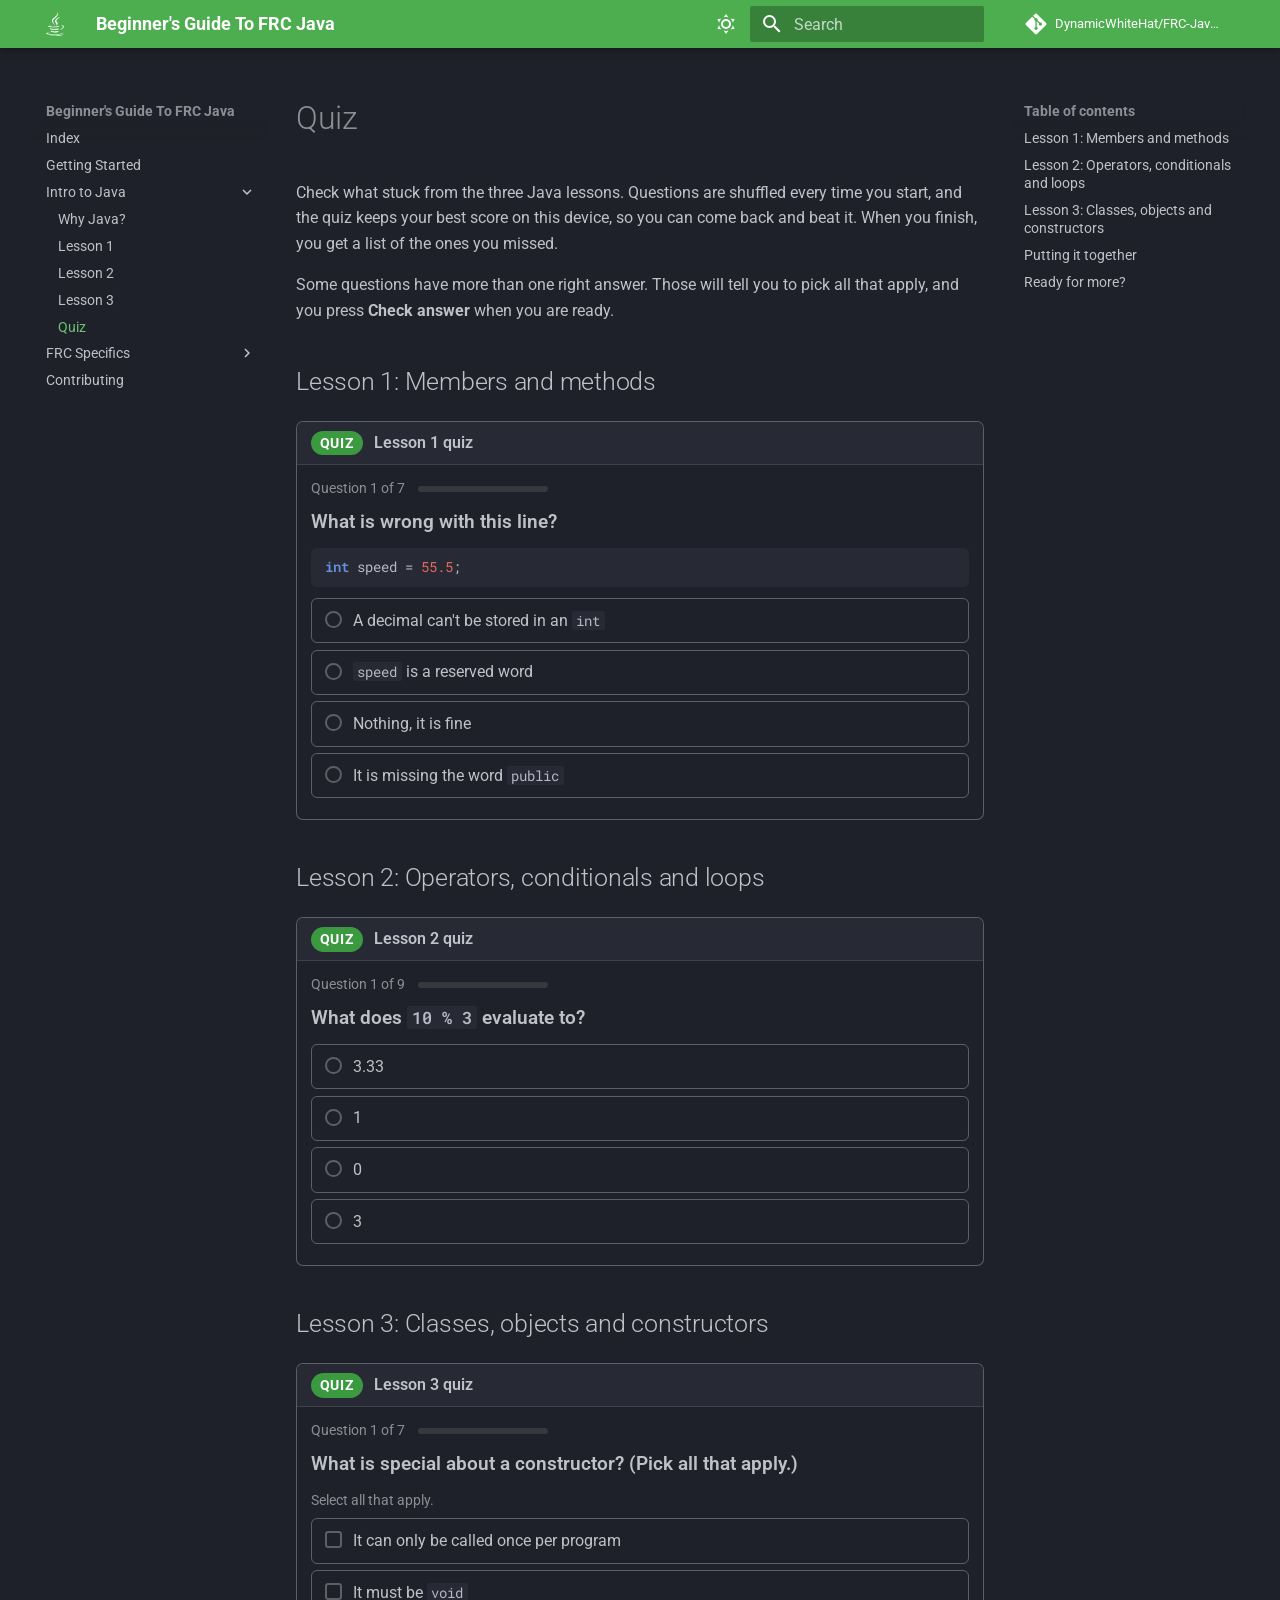
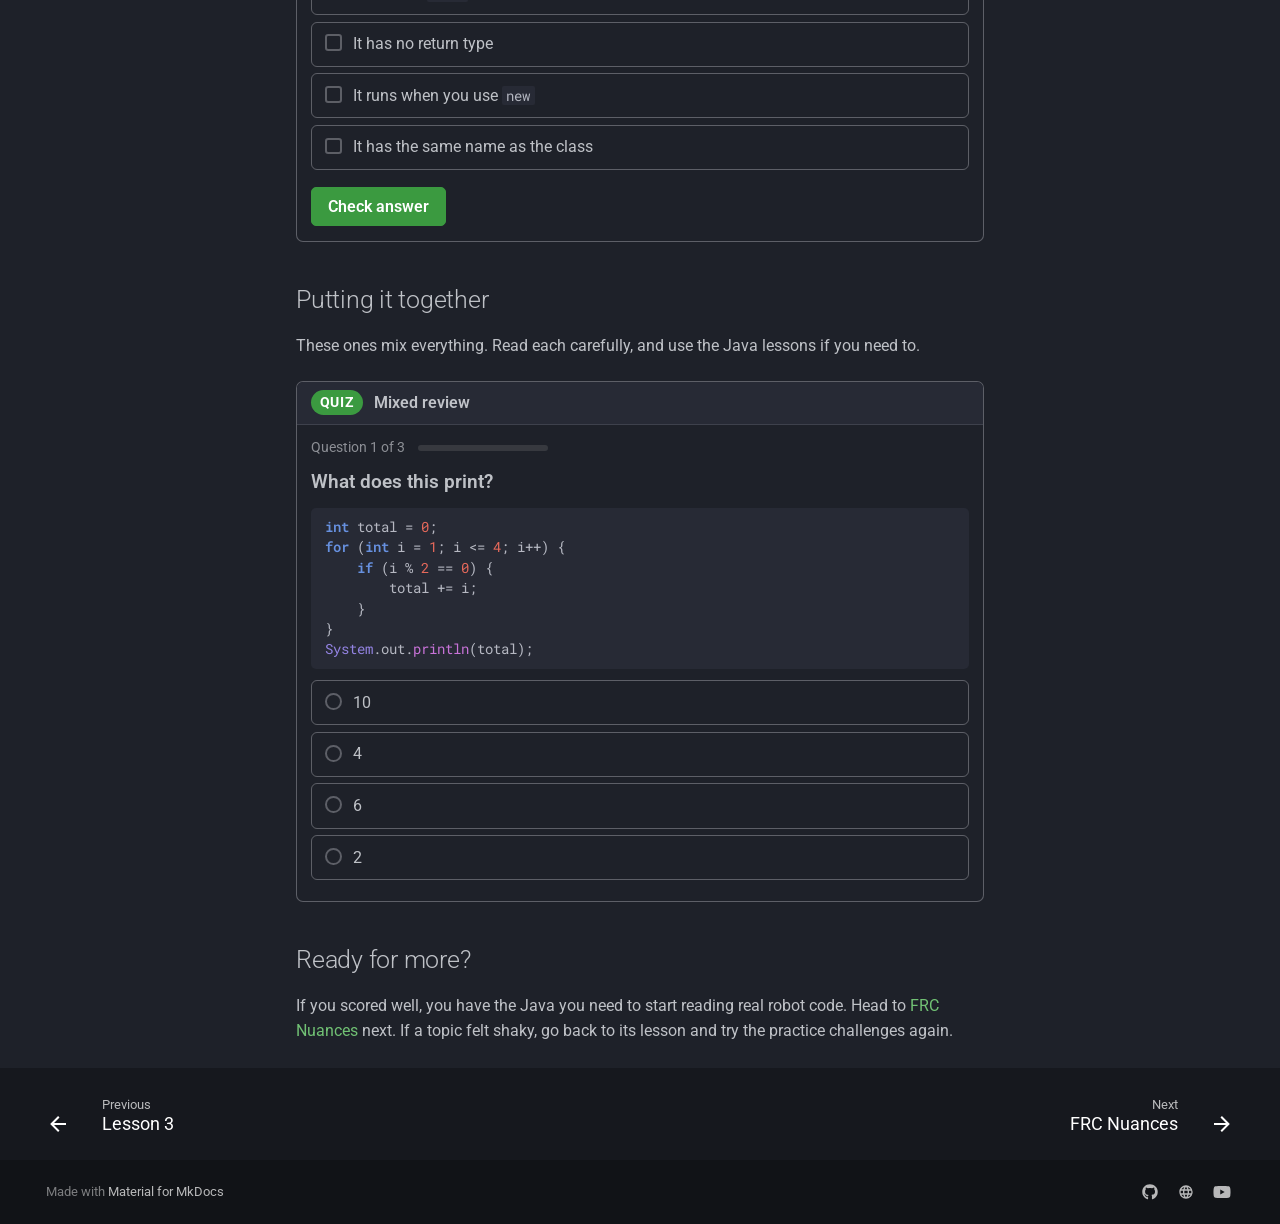
<file: introToJava/javaQuiz/index.html>
<!doctype html>
<html lang="en" class="no-js">
  <head>
    
      <meta charset="utf-8">
      <meta name="viewport" content="width=device-width,initial-scale=1">
      
      
      
        <link rel="canonical" href="https://frc422.github.io/JavaDocs/introToJava/javaQuiz/">
      
      
        <link rel="prev" href="../javaLesson3/">
      
      
        <link rel="next" href="../../frcSpecifics/frcProgramming/">
      
      
        
      
      
      <link rel="icon" href="../../assets/Logo.png">
      <meta name="generator" content="mkdocs-1.6.1, mkdocs-material-9.7.7">
    
    
      
        <title>Quiz - Beginner's Guide To FRC Java</title>
      
    
    
      <link rel="stylesheet" href="../../assets/stylesheets/main.ec1eaa64.min.css">
      
        
        <link rel="stylesheet" href="../../assets/stylesheets/palette.ab4e12ef.min.css">
      
      


    
    
      
    
    
      
        
        
        <link rel="preconnect" href="https://fonts.gstatic.com" crossorigin>
        <link rel="stylesheet" href="https://fonts.googleapis.com/css?family=Roboto:300,300i,400,400i,700,700i%7CRoboto+Mono:400,400i,700,700i&display=fallback">
        <style>:root{--md-text-font:"Roboto";--md-code-font:"Roboto Mono"}</style>
      
    
    
      <link rel="stylesheet" href="../../stylesheets/playground.css">
    
    <script>__md_scope=new URL("../..",location),__md_hash=e=>[...e].reduce(((e,_)=>(e<<5)-e+_.charCodeAt(0)),0),__md_get=(e,_=localStorage,t=__md_scope)=>JSON.parse(_.getItem(t.pathname+"."+e)),__md_set=(e,_,t=localStorage,a=__md_scope)=>{try{t.setItem(a.pathname+"."+e,JSON.stringify(_))}catch(e){}}</script>
    
      

    
    
  </head>
  
  
    
    
      
    
    
    
    
    <body dir="ltr" data-md-color-scheme="slate" data-md-color-primary="green" data-md-color-accent="deep-purple">
  
    
    <input class="md-toggle" data-md-toggle="drawer" type="checkbox" id="__drawer" autocomplete="off">
    <input class="md-toggle" data-md-toggle="search" type="checkbox" id="__search" autocomplete="off">
    <label class="md-overlay" for="__drawer"></label>
    <div data-md-component="skip">
      
        
        <a href="#quiz" class="md-skip">
          Skip to content
        </a>
      
    </div>
    <div data-md-component="announce">
      
    </div>
    
    
      

  

<header class="md-header md-header--shadow" data-md-component="header">
  <nav class="md-header__inner md-grid" aria-label="Header">
    <a href="../.." title="Beginner&#39;s Guide To FRC Java" class="md-header__button md-logo" aria-label="Beginner's Guide To FRC Java" data-md-component="logo">
      
  
  <svg xmlns="http://www.w3.org/2000/svg" viewBox="0 0 384 512"><!--! Font Awesome Free 7.1.0 by @fontawesome - https://fontawesome.com License - https://fontawesome.com/license/free (Icons: CC BY 4.0, Fonts: SIL OFL 1.1, Code: MIT License) Copyright 2025 Fonticons, Inc.--><path d="M277.8 312.9c9.8-6.7 23.4-12.5 23.4-12.5s-38.7 7-77.2 10.2c-47.1 3.9-97.7 4.7-123.1 1.3-60.1-8 33-30.1 33-30.1s-36.1-2.4-80.6 19c-52.5 25.4 130 37 224.5 12.1m-85.4-32.1c-19-42.7-83.1-80.2 0-145.8C296.1 53.2 242.9 0 242.9 0c21.5 84.5-75.6 110.1-110.7 162.6-23.9 35.9 11.7 74.4 60.2 118.2M307 104.6c.1 0-175.2 43.8-91.5 140.2 24.7 28.4-6.5 54-6.5 54s62.7-32.4 33.9-72.9c-26.9-37.8-47.5-56.6 64.1-121.3m-6.1 270.5c-.5 1-1.2 1.8-2 2.6 128.3-33.7 81.1-118.9 19.8-97.3-3.3 1.2-6.2 3.4-8.2 6.3 3.6-1.3 7.3-2.3 11-3 31-6.5 75.5 41.5-20.6 91.4m47.1 62.3s14.5 11.9-15.9 21.2c-57.9 17.5-240.8 22.8-291.6.7-18.3-7.9 16-19 26.8-21.3 11.2-2.4 17.7-2 17.7-2-20.3-14.3-131.3 28.1-56.4 40.2C232.8 509.4 401 461.3 348 437.4M124.5 396c-78.7 22 47.9 67.4 148.1 24.5q-14.7-5.7-28.2-13.8c-44.7 8.5-65.4 9.1-106 4.5-33.5-3.8-13.9-15.2-13.9-15.2m179.8 97.2C225.6 508 128.5 506.3 71 496.8c0-.1 11.8 9.7 72.4 13.6 92.2 5.9 233.8-3.3 237.1-46.9 0 0-6.4 16.5-76.2 29.7M260.7 353c-59.2 11.4-93.5 11.1-136.8 6.6-33.5-3.5-11.6-19.7-11.6-19.7-86.8 28.8 48.2 61.4 169.5 25.9-7.8-2.8-15-7.1-21.1-12.8"/></svg>

    </a>
    <label class="md-header__button md-icon" for="__drawer">
      
      <svg xmlns="http://www.w3.org/2000/svg" viewBox="0 0 24 24"><path d="M3 6h18v2H3zm0 5h18v2H3zm0 5h18v2H3z"/></svg>
    </label>
    <div class="md-header__title" data-md-component="header-title">
      <div class="md-header__ellipsis">
        <div class="md-header__topic">
          <span class="md-ellipsis">
            Beginner's Guide To FRC Java
          </span>
        </div>
        <div class="md-header__topic" data-md-component="header-topic">
          <span class="md-ellipsis">
            
              Quiz
            
          </span>
        </div>
      </div>
    </div>
    
      
        <form class="md-header__option" data-md-component="palette">
  
    
    
    
    <input class="md-option" data-md-color-media="" data-md-color-scheme="slate" data-md-color-primary="green" data-md-color-accent="deep-purple"  aria-label="Light Mode"  type="radio" name="__palette" id="__palette_0">
    
      <label class="md-header__button md-icon" title="Light Mode" for="__palette_1" hidden>
        <svg xmlns="http://www.w3.org/2000/svg" viewBox="0 0 24 24"><path d="M12 7a5 5 0 0 1 5 5 5 5 0 0 1-5 5 5 5 0 0 1-5-5 5 5 0 0 1 5-5m0 2a3 3 0 0 0-3 3 3 3 0 0 0 3 3 3 3 0 0 0 3-3 3 3 0 0 0-3-3m0-7 2.39 3.42C13.65 5.15 12.84 5 12 5s-1.65.15-2.39.42zM3.34 7l4.16-.35A7.2 7.2 0 0 0 5.94 8.5c-.44.74-.69 1.5-.83 2.29zm.02 10 1.76-3.77a7.131 7.131 0 0 0 2.38 4.14zM20.65 7l-1.77 3.79a7.02 7.02 0 0 0-2.38-4.15zm-.01 10-4.14.36c.59-.51 1.12-1.14 1.54-1.86.42-.73.69-1.5.83-2.29zM12 22l-2.41-3.44c.74.27 1.55.44 2.41.44.82 0 1.63-.17 2.37-.44z"/></svg>
      </label>
    
  
    
    
    
    <input class="md-option" data-md-color-media="" data-md-color-scheme="default" data-md-color-primary="green" data-md-color-accent="deep-purple"  aria-label="Dark Mode"  type="radio" name="__palette" id="__palette_1">
    
      <label class="md-header__button md-icon" title="Dark Mode" for="__palette_0" hidden>
        <svg xmlns="http://www.w3.org/2000/svg" viewBox="0 0 24 24"><path d="m17.75 4.09-2.53 1.94.91 3.06-2.63-1.81-2.63 1.81.91-3.06-2.53-1.94L12.44 4l1.06-3 1.06 3zm3.5 6.91-1.64 1.25.59 1.98-1.7-1.17-1.7 1.17.59-1.98L15.75 11l2.06-.05L18.5 9l.69 1.95zm-2.28 4.95c.83-.08 1.72 1.1 1.19 1.85-.32.45-.66.87-1.08 1.27C15.17 23 8.84 23 4.94 19.07c-3.91-3.9-3.91-10.24 0-14.14.4-.4.82-.76 1.27-1.08.75-.53 1.93.36 1.85 1.19-.27 2.86.69 5.83 2.89 8.02a9.96 9.96 0 0 0 8.02 2.89m-1.64 2.02a12.08 12.08 0 0 1-7.8-3.47c-2.17-2.19-3.33-5-3.49-7.82-2.81 3.14-2.7 7.96.31 10.98 3.02 3.01 7.84 3.12 10.98.31"/></svg>
      </label>
    
  
</form>
      
    
    
      <script>var palette=__md_get("__palette");if(palette&&palette.color){if("(prefers-color-scheme)"===palette.color.media){var media=matchMedia("(prefers-color-scheme: light)"),input=document.querySelector(media.matches?"[data-md-color-media='(prefers-color-scheme: light)']":"[data-md-color-media='(prefers-color-scheme: dark)']");palette.color.media=input.getAttribute("data-md-color-media"),palette.color.scheme=input.getAttribute("data-md-color-scheme"),palette.color.primary=input.getAttribute("data-md-color-primary"),palette.color.accent=input.getAttribute("data-md-color-accent")}for(var[key,value]of Object.entries(palette.color))document.body.setAttribute("data-md-color-"+key,value)}</script>
    
    
    
      
      
        <label class="md-header__button md-icon" for="__search">
          
          <svg xmlns="http://www.w3.org/2000/svg" viewBox="0 0 24 24"><path d="M9.5 3A6.5 6.5 0 0 1 16 9.5c0 1.61-.59 3.09-1.56 4.23l.27.27h.79l5 5-1.5 1.5-5-5v-.79l-.27-.27A6.52 6.52 0 0 1 9.5 16 6.5 6.5 0 0 1 3 9.5 6.5 6.5 0 0 1 9.5 3m0 2C7 5 5 7 5 9.5S7 14 9.5 14 14 12 14 9.5 12 5 9.5 5"/></svg>
        </label>
        <div class="md-search" data-md-component="search" role="dialog">
  <label class="md-search__overlay" for="__search"></label>
  <div class="md-search__inner" role="search">
    <form class="md-search__form" name="search">
      <input type="text" class="md-search__input" name="query" aria-label="Search" placeholder="Search" autocapitalize="off" autocorrect="off" autocomplete="off" spellcheck="false" data-md-component="search-query" required>
      <label class="md-search__icon md-icon" for="__search">
        
        <svg xmlns="http://www.w3.org/2000/svg" viewBox="0 0 24 24"><path d="M9.5 3A6.5 6.5 0 0 1 16 9.5c0 1.61-.59 3.09-1.56 4.23l.27.27h.79l5 5-1.5 1.5-5-5v-.79l-.27-.27A6.52 6.52 0 0 1 9.5 16 6.5 6.5 0 0 1 3 9.5 6.5 6.5 0 0 1 9.5 3m0 2C7 5 5 7 5 9.5S7 14 9.5 14 14 12 14 9.5 12 5 9.5 5"/></svg>
        
        <svg xmlns="http://www.w3.org/2000/svg" viewBox="0 0 24 24"><path d="M20 11v2H8l5.5 5.5-1.42 1.42L4.16 12l7.92-7.92L13.5 5.5 8 11z"/></svg>
      </label>
      <nav class="md-search__options" aria-label="Search">
        
        <button type="reset" class="md-search__icon md-icon" title="Clear" aria-label="Clear" tabindex="-1">
          
          <svg xmlns="http://www.w3.org/2000/svg" viewBox="0 0 24 24"><path d="M19 6.41 17.59 5 12 10.59 6.41 5 5 6.41 10.59 12 5 17.59 6.41 19 12 13.41 17.59 19 19 17.59 13.41 12z"/></svg>
        </button>
      </nav>
      
    </form>
    <div class="md-search__output">
      <div class="md-search__scrollwrap" tabindex="0" data-md-scrollfix>
        <div class="md-search-result" data-md-component="search-result">
          <div class="md-search-result__meta">
            Initializing search
          </div>
          <ol class="md-search-result__list" role="presentation"></ol>
        </div>
      </div>
    </div>
  </div>
</div>
      
    
    
      <div class="md-header__source">
        <a href="https://github.com/DynamicWhiteHat/FRC-Java-Docs" title="Go to repository" class="md-source" data-md-component="source">
  <div class="md-source__icon md-icon">
    
    <svg xmlns="http://www.w3.org/2000/svg" viewBox="0 0 448 512"><!--! Font Awesome Free 7.1.0 by @fontawesome - https://fontawesome.com License - https://fontawesome.com/license/free (Icons: CC BY 4.0, Fonts: SIL OFL 1.1, Code: MIT License) Copyright 2025 Fonticons, Inc.--><path d="M439.6 236.1 244 40.5c-5.4-5.5-12.8-8.5-20.4-8.5s-15 3-20.4 8.4L162.5 81l51.5 51.5c27.1-9.1 52.7 16.8 43.4 43.7l49.7 49.7c34.2-11.8 61.2 31 35.5 56.7-26.5 26.5-70.2-2.9-56-37.3L240.3 199v121.9c25.3 12.5 22.3 41.8 9.1 55-6.4 6.4-15.2 10.1-24.3 10.1s-17.8-3.6-24.3-10.1c-17.6-17.6-11.1-46.9 11.2-56v-123c-20.8-8.5-24.6-30.7-18.6-45L142.6 101 8.5 235.1C3 240.6 0 247.9 0 255.5s3 15 8.5 20.4l195.6 195.7c5.4 5.4 12.7 8.4 20.4 8.4s15-3 20.4-8.4l194.7-194.7c5.4-5.4 8.4-12.8 8.4-20.4s-3-15-8.4-20.4"/></svg>
  </div>
  <div class="md-source__repository">
    DynamicWhiteHat/FRC-Java-Docs
  </div>
</a>
      </div>
    
  </nav>
  
</header>
    
    <div class="md-container" data-md-component="container">
      
      
        
          
        
      
      <main class="md-main" data-md-component="main">
        <div class="md-main__inner md-grid">
          
            
              
              <div class="md-sidebar md-sidebar--primary" data-md-component="sidebar" data-md-type="navigation" >
                <div class="md-sidebar__scrollwrap">
                  <div class="md-sidebar__inner">
                    



<nav class="md-nav md-nav--primary" aria-label="Navigation" data-md-level="0">
  <label class="md-nav__title" for="__drawer">
    <a href="../.." title="Beginner&#39;s Guide To FRC Java" class="md-nav__button md-logo" aria-label="Beginner's Guide To FRC Java" data-md-component="logo">
      
  
  <svg xmlns="http://www.w3.org/2000/svg" viewBox="0 0 384 512"><!--! Font Awesome Free 7.1.0 by @fontawesome - https://fontawesome.com License - https://fontawesome.com/license/free (Icons: CC BY 4.0, Fonts: SIL OFL 1.1, Code: MIT License) Copyright 2025 Fonticons, Inc.--><path d="M277.8 312.9c9.8-6.7 23.4-12.5 23.4-12.5s-38.7 7-77.2 10.2c-47.1 3.9-97.7 4.7-123.1 1.3-60.1-8 33-30.1 33-30.1s-36.1-2.4-80.6 19c-52.5 25.4 130 37 224.5 12.1m-85.4-32.1c-19-42.7-83.1-80.2 0-145.8C296.1 53.2 242.9 0 242.9 0c21.5 84.5-75.6 110.1-110.7 162.6-23.9 35.9 11.7 74.4 60.2 118.2M307 104.6c.1 0-175.2 43.8-91.5 140.2 24.7 28.4-6.5 54-6.5 54s62.7-32.4 33.9-72.9c-26.9-37.8-47.5-56.6 64.1-121.3m-6.1 270.5c-.5 1-1.2 1.8-2 2.6 128.3-33.7 81.1-118.9 19.8-97.3-3.3 1.2-6.2 3.4-8.2 6.3 3.6-1.3 7.3-2.3 11-3 31-6.5 75.5 41.5-20.6 91.4m47.1 62.3s14.5 11.9-15.9 21.2c-57.9 17.5-240.8 22.8-291.6.7-18.3-7.9 16-19 26.8-21.3 11.2-2.4 17.7-2 17.7-2-20.3-14.3-131.3 28.1-56.4 40.2C232.8 509.4 401 461.3 348 437.4M124.5 396c-78.7 22 47.9 67.4 148.1 24.5q-14.7-5.7-28.2-13.8c-44.7 8.5-65.4 9.1-106 4.5-33.5-3.8-13.9-15.2-13.9-15.2m179.8 97.2C225.6 508 128.5 506.3 71 496.8c0-.1 11.8 9.7 72.4 13.6 92.2 5.9 233.8-3.3 237.1-46.9 0 0-6.4 16.5-76.2 29.7M260.7 353c-59.2 11.4-93.5 11.1-136.8 6.6-33.5-3.5-11.6-19.7-11.6-19.7-86.8 28.8 48.2 61.4 169.5 25.9-7.8-2.8-15-7.1-21.1-12.8"/></svg>

    </a>
    Beginner's Guide To FRC Java
  </label>
  
    <div class="md-nav__source">
      <a href="https://github.com/DynamicWhiteHat/FRC-Java-Docs" title="Go to repository" class="md-source" data-md-component="source">
  <div class="md-source__icon md-icon">
    
    <svg xmlns="http://www.w3.org/2000/svg" viewBox="0 0 448 512"><!--! Font Awesome Free 7.1.0 by @fontawesome - https://fontawesome.com License - https://fontawesome.com/license/free (Icons: CC BY 4.0, Fonts: SIL OFL 1.1, Code: MIT License) Copyright 2025 Fonticons, Inc.--><path d="M439.6 236.1 244 40.5c-5.4-5.5-12.8-8.5-20.4-8.5s-15 3-20.4 8.4L162.5 81l51.5 51.5c27.1-9.1 52.7 16.8 43.4 43.7l49.7 49.7c34.2-11.8 61.2 31 35.5 56.7-26.5 26.5-70.2-2.9-56-37.3L240.3 199v121.9c25.3 12.5 22.3 41.8 9.1 55-6.4 6.4-15.2 10.1-24.3 10.1s-17.8-3.6-24.3-10.1c-17.6-17.6-11.1-46.9 11.2-56v-123c-20.8-8.5-24.6-30.7-18.6-45L142.6 101 8.5 235.1C3 240.6 0 247.9 0 255.5s3 15 8.5 20.4l195.6 195.7c5.4 5.4 12.7 8.4 20.4 8.4s15-3 20.4-8.4l194.7-194.7c5.4-5.4 8.4-12.8 8.4-20.4s-3-15-8.4-20.4"/></svg>
  </div>
  <div class="md-source__repository">
    DynamicWhiteHat/FRC-Java-Docs
  </div>
</a>
    </div>
  
  <ul class="md-nav__list" data-md-scrollfix>
    
      
      
  
  
  
  
    <li class="md-nav__item">
      <a href="../.." class="md-nav__link">
        
  
  
  <span class="md-ellipsis">
    
  
    Index
  

    
  </span>
  
  

      </a>
    </li>
  

    
      
      
  
  
  
  
    <li class="md-nav__item">
      <a href="../../gettingStarted/" class="md-nav__link">
        
  
  
  <span class="md-ellipsis">
    
  
    Getting Started
  

    
  </span>
  
  

      </a>
    </li>
  

    
      
      
  
  
    
  
  
  
    
    
    
    
    
    <li class="md-nav__item md-nav__item--active md-nav__item--nested">
      
        
        
        <input class="md-nav__toggle md-toggle " type="checkbox" id="__nav_3" checked>
        
          
          <label class="md-nav__link" for="__nav_3" id="__nav_3_label" tabindex="0">
            
  
  
  <span class="md-ellipsis">
    
  
    Intro to Java
  

    
  </span>
  
  

            <span class="md-nav__icon md-icon"></span>
          </label>
        
        <nav class="md-nav" data-md-level="1" aria-labelledby="__nav_3_label" aria-expanded="true">
          <label class="md-nav__title" for="__nav_3">
            <span class="md-nav__icon md-icon"></span>
            
  
    Intro to Java
  

          </label>
          <ul class="md-nav__list" data-md-scrollfix>
            
              
                
  
  
  
  
    <li class="md-nav__item">
      <a href="../whyJava/" class="md-nav__link">
        
  
  
  <span class="md-ellipsis">
    
  
    Why Java?
  

    
  </span>
  
  

      </a>
    </li>
  

              
            
              
                
  
  
  
  
    <li class="md-nav__item">
      <a href="../javaLesson1/" class="md-nav__link">
        
  
  
  <span class="md-ellipsis">
    
  
    Lesson 1
  

    
  </span>
  
  

      </a>
    </li>
  

              
            
              
                
  
  
  
  
    <li class="md-nav__item">
      <a href="../javaLesson2/" class="md-nav__link">
        
  
  
  <span class="md-ellipsis">
    
  
    Lesson 2
  

    
  </span>
  
  

      </a>
    </li>
  

              
            
              
                
  
  
  
  
    <li class="md-nav__item">
      <a href="../javaLesson3/" class="md-nav__link">
        
  
  
  <span class="md-ellipsis">
    
  
    Lesson 3
  

    
  </span>
  
  

      </a>
    </li>
  

              
            
              
                
  
  
    
  
  
  
    <li class="md-nav__item md-nav__item--active">
      
      <input class="md-nav__toggle md-toggle" type="checkbox" id="__toc">
      
      
        
      
      
        <label class="md-nav__link md-nav__link--active" for="__toc">
          
  
  
  <span class="md-ellipsis">
    
  
    Quiz
  

    
  </span>
  
  

          <span class="md-nav__icon md-icon"></span>
        </label>
      
      <a href="./" class="md-nav__link md-nav__link--active">
        
  
  
  <span class="md-ellipsis">
    
  
    Quiz
  

    
  </span>
  
  

      </a>
      
        

<nav class="md-nav md-nav--secondary" aria-label="Table of contents">
  
  
  
    
  
  
    <label class="md-nav__title" for="__toc">
      <span class="md-nav__icon md-icon"></span>
      Table of contents
    </label>
    <ul class="md-nav__list" data-md-component="toc" data-md-scrollfix>
      
        <li class="md-nav__item">
  <a href="#lesson-1-members-and-methods" class="md-nav__link">
    <span class="md-ellipsis">
      
        Lesson 1: Members and methods
      
    </span>
  </a>
  
</li>
      
        <li class="md-nav__item">
  <a href="#lesson-2-operators-conditionals-and-loops" class="md-nav__link">
    <span class="md-ellipsis">
      
        Lesson 2: Operators, conditionals and loops
      
    </span>
  </a>
  
</li>
      
        <li class="md-nav__item">
  <a href="#lesson-3-classes-objects-and-constructors" class="md-nav__link">
    <span class="md-ellipsis">
      
        Lesson 3: Classes, objects and constructors
      
    </span>
  </a>
  
</li>
      
        <li class="md-nav__item">
  <a href="#putting-it-together" class="md-nav__link">
    <span class="md-ellipsis">
      
        Putting it together
      
    </span>
  </a>
  
</li>
      
        <li class="md-nav__item">
  <a href="#ready-for-more" class="md-nav__link">
    <span class="md-ellipsis">
      
        Ready for more?
      
    </span>
  </a>
  
</li>
      
    </ul>
  
</nav>
      
    </li>
  

              
            
          </ul>
        </nav>
      
    </li>
  

    
      
      
  
  
  
  
    
    
    
    
    
    <li class="md-nav__item md-nav__item--nested">
      
        
        
        <input class="md-nav__toggle md-toggle " type="checkbox" id="__nav_4" >
        
          
          <label class="md-nav__link" for="__nav_4" id="__nav_4_label" tabindex="0">
            
  
  
  <span class="md-ellipsis">
    
  
    FRC Specifics
  

    
  </span>
  
  

            <span class="md-nav__icon md-icon"></span>
          </label>
        
        <nav class="md-nav" data-md-level="1" aria-labelledby="__nav_4_label" aria-expanded="false">
          <label class="md-nav__title" for="__nav_4">
            <span class="md-nav__icon md-icon"></span>
            
  
    FRC Specifics
  

          </label>
          <ul class="md-nav__list" data-md-scrollfix>
            
              
                
  
  
  
  
    <li class="md-nav__item">
      <a href="../../frcSpecifics/frcProgramming/" class="md-nav__link">
        
  
  
  <span class="md-ellipsis">
    
  
    FRC Nuances
  

    
  </span>
  
  

      </a>
    </li>
  

              
            
              
                
  
  
  
  
    <li class="md-nav__item">
      <a href="../../frcSpecifics/subsystems/" class="md-nav__link">
        
  
  
  <span class="md-ellipsis">
    
  
    Subsystems
  

    
  </span>
  
  

      </a>
    </li>
  

              
            
              
                
  
  
  
  
    <li class="md-nav__item">
      <a href="../../frcSpecifics/robotContainer/" class="md-nav__link">
        
  
  
  <span class="md-ellipsis">
    
  
    RobotContainer
  

    
  </span>
  
  

      </a>
    </li>
  

              
            
              
                
  
  
  
  
    <li class="md-nav__item">
      <a href="../../frcSpecifics/robotState/" class="md-nav__link">
        
  
  
  <span class="md-ellipsis">
    
  
    RobotState
  

    
  </span>
  
  

      </a>
    </li>
  

              
            
              
                
  
  
  
  
    <li class="md-nav__item">
      <a href="../../frcSpecifics/constants/" class="md-nav__link">
        
  
  
  <span class="md-ellipsis">
    
  
    Constants
  

    
  </span>
  
  

      </a>
    </li>
  

              
            
          </ul>
        </nav>
      
    </li>
  

    
      
      
  
  
  
  
    <li class="md-nav__item">
      <a href="../../contributing/" class="md-nav__link">
        
  
  
  <span class="md-ellipsis">
    
  
    Contributing
  

    
  </span>
  
  

      </a>
    </li>
  

    
  </ul>
</nav>
                  </div>
                </div>
              </div>
            
            
              
              <div class="md-sidebar md-sidebar--secondary" data-md-component="sidebar" data-md-type="toc" >
                <div class="md-sidebar__scrollwrap">
                  <div class="md-sidebar__inner">
                    

<nav class="md-nav md-nav--secondary" aria-label="Table of contents">
  
  
  
    
  
  
    <label class="md-nav__title" for="__toc">
      <span class="md-nav__icon md-icon"></span>
      Table of contents
    </label>
    <ul class="md-nav__list" data-md-component="toc" data-md-scrollfix>
      
        <li class="md-nav__item">
  <a href="#lesson-1-members-and-methods" class="md-nav__link">
    <span class="md-ellipsis">
      
        Lesson 1: Members and methods
      
    </span>
  </a>
  
</li>
      
        <li class="md-nav__item">
  <a href="#lesson-2-operators-conditionals-and-loops" class="md-nav__link">
    <span class="md-ellipsis">
      
        Lesson 2: Operators, conditionals and loops
      
    </span>
  </a>
  
</li>
      
        <li class="md-nav__item">
  <a href="#lesson-3-classes-objects-and-constructors" class="md-nav__link">
    <span class="md-ellipsis">
      
        Lesson 3: Classes, objects and constructors
      
    </span>
  </a>
  
</li>
      
        <li class="md-nav__item">
  <a href="#putting-it-together" class="md-nav__link">
    <span class="md-ellipsis">
      
        Putting it together
      
    </span>
  </a>
  
</li>
      
        <li class="md-nav__item">
  <a href="#ready-for-more" class="md-nav__link">
    <span class="md-ellipsis">
      
        Ready for more?
      
    </span>
  </a>
  
</li>
      
    </ul>
  
</nav>
                  </div>
                </div>
              </div>
            
          
          
            <div class="md-content" data-md-component="content">
              
              <article class="md-content__inner md-typeset">
                
                  


  
  


<h1 id="quiz">Quiz</h1>
<p>Check what stuck from the three Java lessons. Questions are shuffled every time you start, and the quiz keeps your best score on this device, so you can come back and beat it. When you finish, you get a list of the ones you missed.</p>
<p>Some questions have more than one right answer. Those will tell you to pick all that apply, and you press <strong>Check answer</strong> when you are ready.</p>
<h2 id="lesson-1-members-and-methods">Lesson 1: Members and methods</h2>
<pre class="quiz"><code>@ title: Lesson 1 quiz
? Which data type would you use to store the number of wheels on a car?
- double
- String
+ int
- boolean
&gt; A wheel count is a whole number, so `int` fits. `double` is for decimals.

? Which line correctly creates a member?
- `int wheelCount == 4;`
- `wheelCount int = 4;`
+ `int wheelCount = 4;`
- `int wheel count = 4;`
&gt; The pattern is `type name = value;`. Names can't contain spaces, and `==` compares rather than assigns.

? What is wrong with this line?
| int speed = 55.5;
- Nothing, it is fine
+ A decimal can't be stored in an `int`
- `speed` is a reserved word
- It is missing the word `public`
&gt; `55.5` has a decimal part, so the type should be `double`. Java reports this as a "lossy conversion".

? Which of these are valid camelCase names? (Pick all that apply.)
+ fuelLevel
+ topSpeed
- FuelLevel
- top_speed
- top speed
&gt; Camel case starts lowercase and capitalizes each new word with no spaces or underscores.

? In `public int calculateMiles() { ... }`, what is `int`?
- The access modifier
+ The return type
- The name
- A parameter
&gt; `public` is the access modifier, `int` is the return type, and `calculateMiles` is the name.

? What does `void` mean as a return type?
- The method returns zero
+ The method does not return anything
- The method can't be called
- The method is private
&gt; Use `void` when a method just does something and doesn't send a value back.

? Which statement about `private` is true?
- Anyone can call the method from anywhere
+ Access is limited, for example to the current class
- It can only be used on members
- It makes the method run faster
&gt; `public` opens something up to everyone. `private` restricts it.</code></pre>
<h2 id="lesson-2-operators-conditionals-and-loops">Lesson 2: Operators, conditionals and loops</h2>
<pre class="quiz"><code>@ title: Lesson 2 quiz
? What does `10 % 3` evaluate to?
- 3
- 0
+ 1
- 3.33
&gt; `%` gives the remainder. 3 goes into 10 three times with 1 left over.

? What does this print?
| System.out.println(9 / 2);
- 4.5
+ 4
- 5
- 4.0
&gt; Dividing two `int`s drops the decimal part.

? What does this print?
| System.out.println(9 / 2.0);
+ 4.5
- 4
- 5
- 4.0
&gt; One side is a `double`, so the answer keeps its decimal.

? Which operator __compares__ two values for equality?
- `=`
+ `==`
- `!=`
- `=&gt;`
&gt; A single `=` assigns, and a double `==` compares.

? What does this print?
| int x = 7;
| if (x &gt; 5) {
|     System.out.println("big");
| } else if (x &gt; 3) {
|     System.out.println("medium");
| } else {
|     System.out.println("small");
| }
+ big
- medium
- small
- big and medium
&gt; Java stops at the first true branch. `7 &gt; 5` is true, so `else if` is never checked.

? How many times does this loop run?
| for (int i = 0; i &lt; 10; i++) { }
- 9
+ 10
- 11
- Forever
&gt; `i` takes the values 0 through 9, which is 10 times.

? What does this print?
| for (int i = 10; i &gt;= 0; i -= 5) {
|     System.out.print(i + " ");
| }
- 10 5
+ 10 5 0
- 10 5 0 -5
- 0 5 10
&gt; It starts at 10 and subtracts 5 each time, stopping once `i &gt;= 0` is false.

? Which is the best way to check whether a `String` named `color` holds "red"?
- `color = "red"`
- `color == "red"`
+ `color.equals("red")`
- `if color is "red"`
&gt; `.equals` compares the text itself. `==` can give a wrong answer for Strings.

? Which of these will cause an infinite loop?
- `for (int i = 0; i &lt; 3; i++) { }`
+ `for (int i = 0; i &lt; 3; i--) { }`
- `for (int i = 3; i &gt; 0; i--) { }`
&gt; In the middle one `i` keeps getting smaller, so `i &lt; 3` is always true.</code></pre>
<h2 id="lesson-3-classes-objects-and-constructors">Lesson 3: Classes, objects and constructors</h2>
<pre class="quiz"><code>@ title: Lesson 3 quiz
? What is the relationship between a class and an object?
- They are the same thing
+ A class is the blueprint, an object is a real thing built from it
- An object is the blueprint, a class is a real thing built from it
- Objects can only be made without a class
&gt; Many objects, each with its own data, can be built from one class.

? The file contains `public class Car { }`. What must the file be named?
- car.java
- MyCar.java
+ Car.java
- Main.java
&gt; A public class's name must match the file name exactly, including capitalization.

? What does the `new` keyword do?
- Declares a new variable type
+ Creates a new object from a class
- Defines a new method
- Imports a class
&gt; `new Car("red")` builds a fresh `Car` object and calls its constructor.

? What is special about a constructor? (Pick all that apply.)
+ It has the same name as the class
+ It has no return type
+ It runs when you use `new`
- It must be `void`
- It can only be called once per program
&gt; A constructor looks like a method without a return type, and `new` calls it each time you make an object.

? In this constructor, what does `this.color` refer to?
| public Car(String color) {
|     this.color = color;
| }
- The parameter named `color`
+ The `color` field of the object being built
- A different class
- The color of the computer screen
&gt; `this` points at the object itself, so `this.color` is the field and plain `color` is the parameter.

? What does this print?
| Car a = new Car("red");
| Car b = new Car("blue");
| System.out.println(a.color);
+ red
- blue
- red blue
- Nothing, it's an error
&gt; Each object keeps its own copy of the fields. `a` was built with "red".

? Which line makes the car drive, assuming `acura` is a `Car`?
- `acura-&gt;drive();`
- `drive(acura);`
+ `acura.drive();`
- `Car.acura.drive;`
&gt; The dot operator accesses an object's methods and members.</code></pre>
<h2 id="putting-it-together">Putting it together</h2>
<p>These ones mix everything. Read each carefully, and use the Java lessons if you need to.</p>
<pre class="quiz"><code>@ title: Mixed review
? What does this print?
| public class Counter {
|     private int count;
|     public Counter(int start) { this.count = start; }
|     public int next() { count = count + 1; return count; }
| }
|
| Counter c = new Counter(5);
| c.next();
| System.out.println(c.next());
- 5
- 6
+ 7
- 8
&gt; The counter starts at 5. The first `next()` makes it 6, and the second makes it 7, which is what prints.

? What does this print?
| int total = 0;
| for (int i = 1; i &lt;= 4; i++) {
|     if (i % 2 == 0) {
|         total += i;
|     }
| }
| System.out.println(total);
- 10
- 4
+ 6
- 2
&gt; Only the even values 2 and 4 get added, giving 6.

? Which of these is a member and which is a method? Pick the one that is a method.
- `private double speed;`
- `String name;`
+ `public double getSpeed() { return speed; }`
- `boolean isOn = false;`
&gt; Methods have parentheses and a body. The others just store information.</code></pre>
<h2 id="ready-for-more">Ready for more?</h2>
<p>If you scored well, you have the Java you need to start reading real robot code. Head to <a href="../../frcSpecifics/frcProgramming/">FRC Nuances</a> next. If a topic felt shaky, go back to its lesson and try the practice challenges again.</p>












                
              </article>
            </div>
          
          
<script>var target=document.getElementById(location.hash.slice(1));target&&target.name&&(target.checked=target.name.startsWith("__tabbed_"))</script>
        </div>
        
      </main>
      
        <footer class="md-footer">
  
    
      
      <nav class="md-footer__inner md-grid" aria-label="Footer" >
        
          
          <a href="../javaLesson3/" class="md-footer__link md-footer__link--prev" aria-label="Previous: Lesson 3">
            <div class="md-footer__button md-icon">
              
              <svg xmlns="http://www.w3.org/2000/svg" viewBox="0 0 24 24"><path d="M20 11v2H8l5.5 5.5-1.42 1.42L4.16 12l7.92-7.92L13.5 5.5 8 11z"/></svg>
            </div>
            <div class="md-footer__title">
              <span class="md-footer__direction">
                Previous
              </span>
              <div class="md-ellipsis">
                Lesson 3
              </div>
            </div>
          </a>
        
        
          
          <a href="../../frcSpecifics/frcProgramming/" class="md-footer__link md-footer__link--next" aria-label="Next: FRC Nuances">
            <div class="md-footer__title">
              <span class="md-footer__direction">
                Next
              </span>
              <div class="md-ellipsis">
                FRC Nuances
              </div>
            </div>
            <div class="md-footer__button md-icon">
              
              <svg xmlns="http://www.w3.org/2000/svg" viewBox="0 0 24 24"><path d="M4 11v2h12l-5.5 5.5 1.42 1.42L19.84 12l-7.92-7.92L10.5 5.5 16 11z"/></svg>
            </div>
          </a>
        
      </nav>
    
  
  <div class="md-footer-meta md-typeset">
    <div class="md-footer-meta__inner md-grid">
      <div class="md-copyright">
  
  
    Made with
    <a href="https://squidfunk.github.io/mkdocs-material/" target="_blank" rel="noopener">
      Material for MkDocs
    </a>
  
</div>
      
        
<div class="md-social">
  
    
    
    
    
      
      
    
    <a href="https://github.com/team422" target="_blank" rel="noopener" title="github.com" class="md-social__link">
      <svg xmlns="http://www.w3.org/2000/svg" viewBox="0 0 512 512"><!--! Font Awesome Free 7.1.0 by @fontawesome - https://fontawesome.com License - https://fontawesome.com/license/free (Icons: CC BY 4.0, Fonts: SIL OFL 1.1, Code: MIT License) Copyright 2025 Fonticons, Inc.--><path d="M173.9 397.4c0 2-2.3 3.6-5.2 3.6-3.3.3-5.6-1.3-5.6-3.6 0-2 2.3-3.6 5.2-3.6 3-.3 5.6 1.3 5.6 3.6m-31.1-4.5c-.7 2 1.3 4.3 4.3 4.9 2.6 1 5.6 0 6.2-2s-1.3-4.3-4.3-5.2c-2.6-.7-5.5.3-6.2 2.3m44.2-1.7c-2.9.7-4.9 2.6-4.6 4.9.3 2 2.9 3.3 5.9 2.6 2.9-.7 4.9-2.6 4.6-4.6-.3-1.9-3-3.2-5.9-2.9M252.8 8C114.1 8 8 113.3 8 252c0 110.9 69.8 205.8 169.5 239.2 12.8 2.3 17.3-5.6 17.3-12.1 0-6.2-.3-40.4-.3-61.4 0 0-70 15-84.7-29.8 0 0-11.4-29.1-27.8-36.6 0 0-22.9-15.7 1.6-15.4 0 0 24.9 2 38.6 25.8 21.9 38.6 58.6 27.5 72.9 20.9 2.3-16 8.8-27.1 16-33.7-55.9-6.2-112.3-14.3-112.3-110.5 0-27.5 7.6-41.3 23.6-58.9-2.6-6.5-11.1-33.3 2.6-67.9 20.9-6.5 69 27 69 27 20-5.6 41.5-8.5 62.8-8.5s42.8 2.9 62.8 8.5c0 0 48.1-33.6 69-27 13.7 34.7 5.2 61.4 2.6 67.9 16 17.7 25.8 31.5 25.8 58.9 0 96.5-58.9 104.2-114.8 110.5 9.2 7.9 17 22.9 17 46.4 0 33.7-.3 75.4-.3 83.6 0 6.5 4.6 14.4 17.3 12.1C436.2 457.8 504 362.9 504 252 504 113.3 391.5 8 252.8 8M105.2 352.9c-1.3 1-1 3.3.7 5.2 1.6 1.6 3.9 2.3 5.2 1 1.3-1 1-3.3-.7-5.2-1.6-1.6-3.9-2.3-5.2-1m-10.8-8.1c-.7 1.3.3 2.9 2.3 3.9 1.6 1 3.6.7 4.3-.7.7-1.3-.3-2.9-2.3-3.9-2-.6-3.6-.3-4.3.7m32.4 35.6c-1.6 1.3-1 4.3 1.3 6.2 2.3 2.3 5.2 2.6 6.5 1 1.3-1.3.7-4.3-1.3-6.2-2.2-2.3-5.2-2.6-6.5-1m-11.4-14.7c-1.6 1-1.6 3.6 0 5.9s4.3 3.3 5.6 2.3c1.6-1.3 1.6-3.9 0-6.2-1.4-2.3-4-3.3-5.6-2"/></svg>
    </a>
  
    
    
    
    
      
      
    
    <a href="https://www.mechtechrobotics.com" target="_blank" rel="noopener" title="www.mechtechrobotics.com" class="md-social__link">
      <svg xmlns="http://www.w3.org/2000/svg" viewBox="0 0 24 24"><path d="M16.36 14c.08-.66.14-1.32.14-2s-.06-1.34-.14-2h3.38c.16.64.26 1.31.26 2s-.1 1.36-.26 2m-5.15 5.56c.6-1.11 1.06-2.31 1.38-3.56h2.95a8.03 8.03 0 0 1-4.33 3.56M14.34 14H9.66c-.1-.66-.16-1.32-.16-2s.06-1.35.16-2h4.68c.09.65.16 1.32.16 2s-.07 1.34-.16 2M12 19.96c-.83-1.2-1.5-2.53-1.91-3.96h3.82c-.41 1.43-1.08 2.76-1.91 3.96M8 8H5.08A7.92 7.92 0 0 1 9.4 4.44C8.8 5.55 8.35 6.75 8 8m-2.92 8H8c.35 1.25.8 2.45 1.4 3.56A8 8 0 0 1 5.08 16m-.82-2C4.1 13.36 4 12.69 4 12s.1-1.36.26-2h3.38c-.08.66-.14 1.32-.14 2s.06 1.34.14 2M12 4.03c.83 1.2 1.5 2.54 1.91 3.97h-3.82c.41-1.43 1.08-2.77 1.91-3.97M18.92 8h-2.95a15.7 15.7 0 0 0-1.38-3.56c1.84.63 3.37 1.9 4.33 3.56M12 2C6.47 2 2 6.5 2 12a10 10 0 0 0 10 10 10 10 0 0 0 10-10A10 10 0 0 0 12 2"/></svg>
    </a>
  
    
    
    
    
      
      
    
    <a href="https://www.youtube.com/@mechtechdragons" target="_blank" rel="noopener" title="www.youtube.com" class="md-social__link">
      <svg xmlns="http://www.w3.org/2000/svg" viewBox="0 0 576 512"><!--! Font Awesome Free 7.1.0 by @fontawesome - https://fontawesome.com License - https://fontawesome.com/license/free (Icons: CC BY 4.0, Fonts: SIL OFL 1.1, Code: MIT License) Copyright 2025 Fonticons, Inc.--><path d="M549.7 124.1c-6.2-23.7-24.8-42.3-48.3-48.6C458.9 64 288.1 64 288.1 64S117.3 64 74.7 75.5c-23.5 6.3-42 24.9-48.3 48.6C15 167 15 256.4 15 256.4s0 89.4 11.4 132.3c6.3 23.6 24.8 41.5 48.3 47.8C117.3 448 288.1 448 288.1 448s170.8 0 213.4-11.5c23.5-6.3 42-24.2 48.3-47.8 11.4-42.9 11.4-132.3 11.4-132.3s0-89.4-11.4-132.3zM232.2 337.6V175.2l142.7 81.2z"/></svg>
    </a>
  
</div>
      
    </div>
  </div>
</footer>
      
    </div>
    <div class="md-dialog" data-md-component="dialog">
      <div class="md-dialog__inner md-typeset"></div>
    </div>
    
    
    
      
      
      <script id="__config" type="application/json">{"annotate": null, "base": "../..", "features": ["navigation.footer", "content.code.annotate"], "search": "../../assets/javascripts/workers/search.2c215733.min.js", "tags": null, "translations": {"clipboard.copied": "Copied to clipboard", "clipboard.copy": "Copy to clipboard", "search.result.more.one": "1 more on this page", "search.result.more.other": "# more on this page", "search.result.none": "No matching documents", "search.result.one": "1 matching document", "search.result.other": "# matching documents", "search.result.placeholder": "Type to start searching", "search.result.term.missing": "Missing", "select.version": "Select version"}, "version": null}</script>
    
    
      <script src="../../assets/javascripts/bundle.d7400e89.min.js"></script>
      
        <script src="../../javascripts/minijava.js"></script>
      
        <script src="../../javascripts/wpilib-prelude.js"></script>
      
        <script src="../../javascripts/playground.js"></script>
      
    
  </body>
</html>
</file>
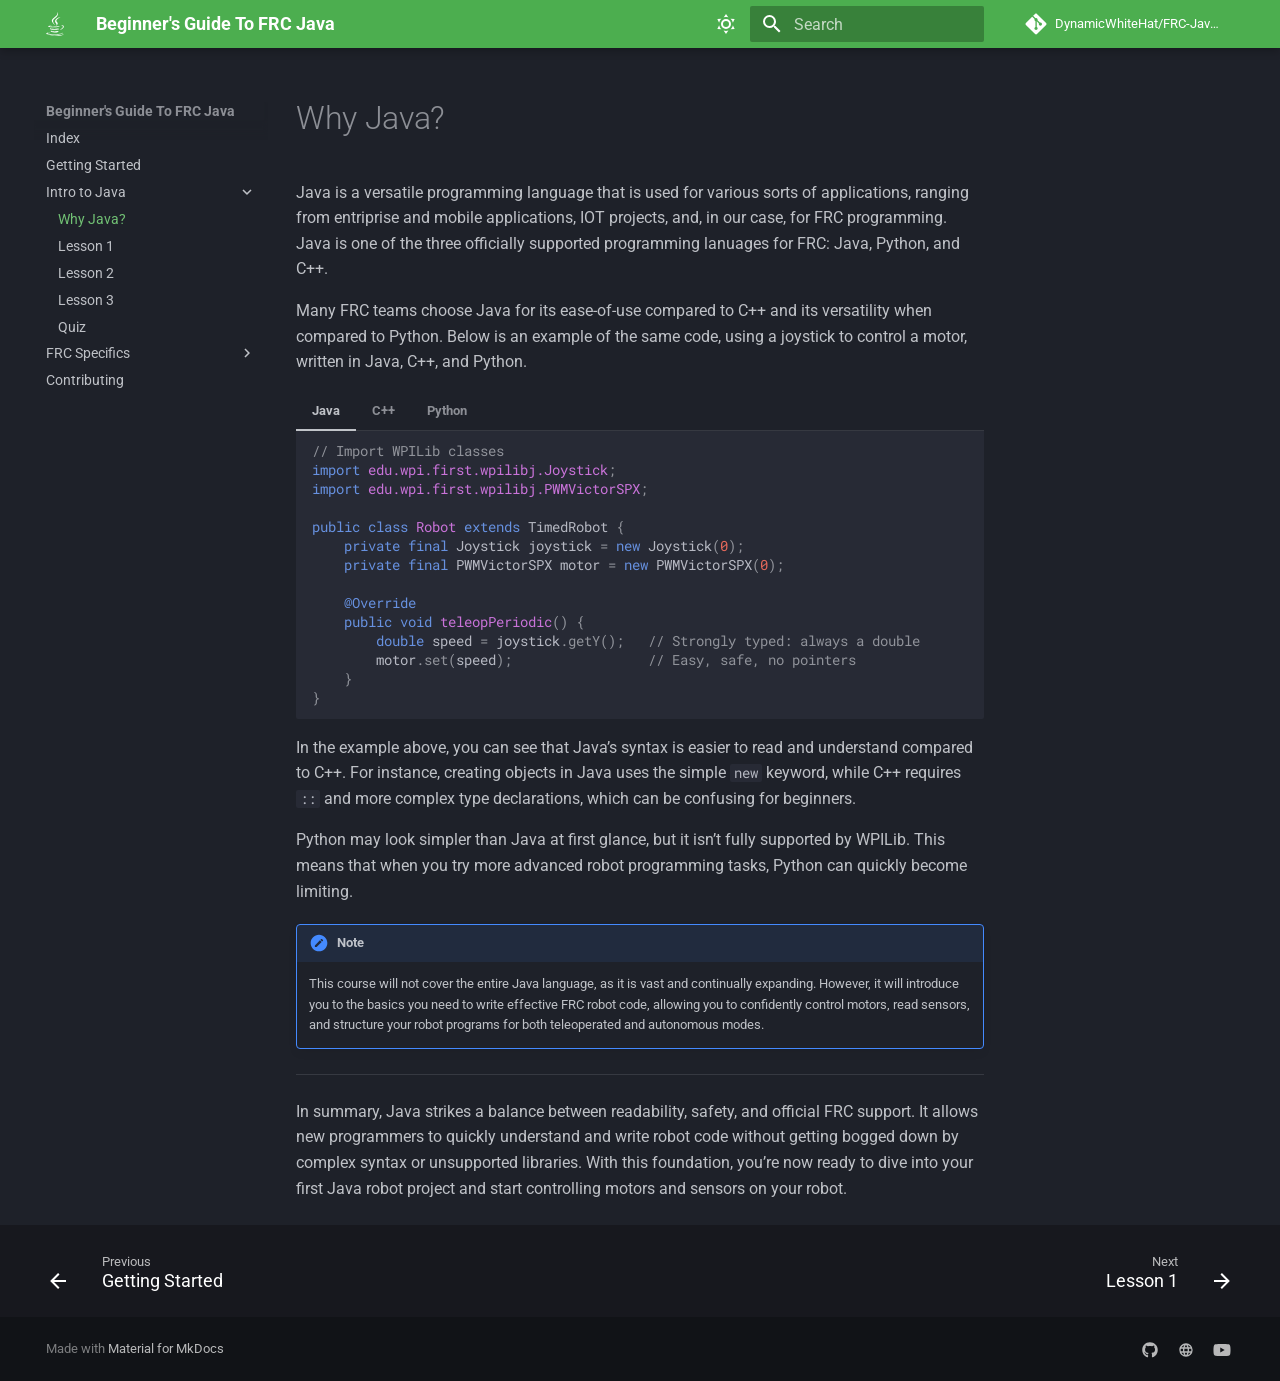
<file: introToJava/whyJava/index.html>
<!doctype html>
<html lang="en" class="no-js">
  <head>
    
      <meta charset="utf-8">
      <meta name="viewport" content="width=device-width,initial-scale=1">
      
      
      
        <link rel="canonical" href="https://frc422.github.io/JavaDocs/introToJava/whyJava/">
      
      
        <link rel="prev" href="../../gettingStarted/">
      
      
        <link rel="next" href="../javaLesson1/">
      
      
        
      
      
      <link rel="icon" href="../../assets/Logo.png">
      <meta name="generator" content="mkdocs-1.6.1, mkdocs-material-9.7.7">
    
    
      
        <title>Why Java? - Beginner's Guide To FRC Java</title>
      
    
    
      <link rel="stylesheet" href="../../assets/stylesheets/main.ec1eaa64.min.css">
      
        
        <link rel="stylesheet" href="../../assets/stylesheets/palette.ab4e12ef.min.css">
      
      


    
    
      
    
    
      
        
        
        <link rel="preconnect" href="https://fonts.gstatic.com" crossorigin>
        <link rel="stylesheet" href="https://fonts.googleapis.com/css?family=Roboto:300,300i,400,400i,700,700i%7CRoboto+Mono:400,400i,700,700i&display=fallback">
        <style>:root{--md-text-font:"Roboto";--md-code-font:"Roboto Mono"}</style>
      
    
    
      <link rel="stylesheet" href="../../stylesheets/playground.css">
    
    <script>__md_scope=new URL("../..",location),__md_hash=e=>[...e].reduce(((e,_)=>(e<<5)-e+_.charCodeAt(0)),0),__md_get=(e,_=localStorage,t=__md_scope)=>JSON.parse(_.getItem(t.pathname+"."+e)),__md_set=(e,_,t=localStorage,a=__md_scope)=>{try{t.setItem(a.pathname+"."+e,JSON.stringify(_))}catch(e){}}</script>
    
      

    
    
  </head>
  
  
    
    
      
    
    
    
    
    <body dir="ltr" data-md-color-scheme="slate" data-md-color-primary="green" data-md-color-accent="deep-purple">
  
    
    <input class="md-toggle" data-md-toggle="drawer" type="checkbox" id="__drawer" autocomplete="off">
    <input class="md-toggle" data-md-toggle="search" type="checkbox" id="__search" autocomplete="off">
    <label class="md-overlay" for="__drawer"></label>
    <div data-md-component="skip">
      
    </div>
    <div data-md-component="announce">
      
    </div>
    
    
      

  

<header class="md-header md-header--shadow" data-md-component="header">
  <nav class="md-header__inner md-grid" aria-label="Header">
    <a href="../.." title="Beginner&#39;s Guide To FRC Java" class="md-header__button md-logo" aria-label="Beginner's Guide To FRC Java" data-md-component="logo">
      
  
  <svg xmlns="http://www.w3.org/2000/svg" viewBox="0 0 384 512"><!--! Font Awesome Free 7.1.0 by @fontawesome - https://fontawesome.com License - https://fontawesome.com/license/free (Icons: CC BY 4.0, Fonts: SIL OFL 1.1, Code: MIT License) Copyright 2025 Fonticons, Inc.--><path d="M277.8 312.9c9.8-6.7 23.4-12.5 23.4-12.5s-38.7 7-77.2 10.2c-47.1 3.9-97.7 4.7-123.1 1.3-60.1-8 33-30.1 33-30.1s-36.1-2.4-80.6 19c-52.5 25.4 130 37 224.5 12.1m-85.4-32.1c-19-42.7-83.1-80.2 0-145.8C296.1 53.2 242.9 0 242.9 0c21.5 84.5-75.6 110.1-110.7 162.6-23.9 35.9 11.7 74.4 60.2 118.2M307 104.6c.1 0-175.2 43.8-91.5 140.2 24.7 28.4-6.5 54-6.5 54s62.7-32.4 33.9-72.9c-26.9-37.8-47.5-56.6 64.1-121.3m-6.1 270.5c-.5 1-1.2 1.8-2 2.6 128.3-33.7 81.1-118.9 19.8-97.3-3.3 1.2-6.2 3.4-8.2 6.3 3.6-1.3 7.3-2.3 11-3 31-6.5 75.5 41.5-20.6 91.4m47.1 62.3s14.5 11.9-15.9 21.2c-57.9 17.5-240.8 22.8-291.6.7-18.3-7.9 16-19 26.8-21.3 11.2-2.4 17.7-2 17.7-2-20.3-14.3-131.3 28.1-56.4 40.2C232.8 509.4 401 461.3 348 437.4M124.5 396c-78.7 22 47.9 67.4 148.1 24.5q-14.7-5.7-28.2-13.8c-44.7 8.5-65.4 9.1-106 4.5-33.5-3.8-13.9-15.2-13.9-15.2m179.8 97.2C225.6 508 128.5 506.3 71 496.8c0-.1 11.8 9.7 72.4 13.6 92.2 5.9 233.8-3.3 237.1-46.9 0 0-6.4 16.5-76.2 29.7M260.7 353c-59.2 11.4-93.5 11.1-136.8 6.6-33.5-3.5-11.6-19.7-11.6-19.7-86.8 28.8 48.2 61.4 169.5 25.9-7.8-2.8-15-7.1-21.1-12.8"/></svg>

    </a>
    <label class="md-header__button md-icon" for="__drawer">
      
      <svg xmlns="http://www.w3.org/2000/svg" viewBox="0 0 24 24"><path d="M3 6h18v2H3zm0 5h18v2H3zm0 5h18v2H3z"/></svg>
    </label>
    <div class="md-header__title" data-md-component="header-title">
      <div class="md-header__ellipsis">
        <div class="md-header__topic">
          <span class="md-ellipsis">
            Beginner's Guide To FRC Java
          </span>
        </div>
        <div class="md-header__topic" data-md-component="header-topic">
          <span class="md-ellipsis">
            
              Why Java?
            
          </span>
        </div>
      </div>
    </div>
    
      
        <form class="md-header__option" data-md-component="palette">
  
    
    
    
    <input class="md-option" data-md-color-media="" data-md-color-scheme="slate" data-md-color-primary="green" data-md-color-accent="deep-purple"  aria-label="Light Mode"  type="radio" name="__palette" id="__palette_0">
    
      <label class="md-header__button md-icon" title="Light Mode" for="__palette_1" hidden>
        <svg xmlns="http://www.w3.org/2000/svg" viewBox="0 0 24 24"><path d="M12 7a5 5 0 0 1 5 5 5 5 0 0 1-5 5 5 5 0 0 1-5-5 5 5 0 0 1 5-5m0 2a3 3 0 0 0-3 3 3 3 0 0 0 3 3 3 3 0 0 0 3-3 3 3 0 0 0-3-3m0-7 2.39 3.42C13.65 5.15 12.84 5 12 5s-1.65.15-2.39.42zM3.34 7l4.16-.35A7.2 7.2 0 0 0 5.94 8.5c-.44.74-.69 1.5-.83 2.29zm.02 10 1.76-3.77a7.131 7.131 0 0 0 2.38 4.14zM20.65 7l-1.77 3.79a7.02 7.02 0 0 0-2.38-4.15zm-.01 10-4.14.36c.59-.51 1.12-1.14 1.54-1.86.42-.73.69-1.5.83-2.29zM12 22l-2.41-3.44c.74.27 1.55.44 2.41.44.82 0 1.63-.17 2.37-.44z"/></svg>
      </label>
    
  
    
    
    
    <input class="md-option" data-md-color-media="" data-md-color-scheme="default" data-md-color-primary="green" data-md-color-accent="deep-purple"  aria-label="Dark Mode"  type="radio" name="__palette" id="__palette_1">
    
      <label class="md-header__button md-icon" title="Dark Mode" for="__palette_0" hidden>
        <svg xmlns="http://www.w3.org/2000/svg" viewBox="0 0 24 24"><path d="m17.75 4.09-2.53 1.94.91 3.06-2.63-1.81-2.63 1.81.91-3.06-2.53-1.94L12.44 4l1.06-3 1.06 3zm3.5 6.91-1.64 1.25.59 1.98-1.7-1.17-1.7 1.17.59-1.98L15.75 11l2.06-.05L18.5 9l.69 1.95zm-2.28 4.95c.83-.08 1.72 1.1 1.19 1.85-.32.45-.66.87-1.08 1.27C15.17 23 8.84 23 4.94 19.07c-3.91-3.9-3.91-10.24 0-14.14.4-.4.82-.76 1.27-1.08.75-.53 1.93.36 1.85 1.19-.27 2.86.69 5.83 2.89 8.02a9.96 9.96 0 0 0 8.02 2.89m-1.64 2.02a12.08 12.08 0 0 1-7.8-3.47c-2.17-2.19-3.33-5-3.49-7.82-2.81 3.14-2.7 7.96.31 10.98 3.02 3.01 7.84 3.12 10.98.31"/></svg>
      </label>
    
  
</form>
      
    
    
      <script>var palette=__md_get("__palette");if(palette&&palette.color){if("(prefers-color-scheme)"===palette.color.media){var media=matchMedia("(prefers-color-scheme: light)"),input=document.querySelector(media.matches?"[data-md-color-media='(prefers-color-scheme: light)']":"[data-md-color-media='(prefers-color-scheme: dark)']");palette.color.media=input.getAttribute("data-md-color-media"),palette.color.scheme=input.getAttribute("data-md-color-scheme"),palette.color.primary=input.getAttribute("data-md-color-primary"),palette.color.accent=input.getAttribute("data-md-color-accent")}for(var[key,value]of Object.entries(palette.color))document.body.setAttribute("data-md-color-"+key,value)}</script>
    
    
    
      
      
        <label class="md-header__button md-icon" for="__search">
          
          <svg xmlns="http://www.w3.org/2000/svg" viewBox="0 0 24 24"><path d="M9.5 3A6.5 6.5 0 0 1 16 9.5c0 1.61-.59 3.09-1.56 4.23l.27.27h.79l5 5-1.5 1.5-5-5v-.79l-.27-.27A6.52 6.52 0 0 1 9.5 16 6.5 6.5 0 0 1 3 9.5 6.5 6.5 0 0 1 9.5 3m0 2C7 5 5 7 5 9.5S7 14 9.5 14 14 12 14 9.5 12 5 9.5 5"/></svg>
        </label>
        <div class="md-search" data-md-component="search" role="dialog">
  <label class="md-search__overlay" for="__search"></label>
  <div class="md-search__inner" role="search">
    <form class="md-search__form" name="search">
      <input type="text" class="md-search__input" name="query" aria-label="Search" placeholder="Search" autocapitalize="off" autocorrect="off" autocomplete="off" spellcheck="false" data-md-component="search-query" required>
      <label class="md-search__icon md-icon" for="__search">
        
        <svg xmlns="http://www.w3.org/2000/svg" viewBox="0 0 24 24"><path d="M9.5 3A6.5 6.5 0 0 1 16 9.5c0 1.61-.59 3.09-1.56 4.23l.27.27h.79l5 5-1.5 1.5-5-5v-.79l-.27-.27A6.52 6.52 0 0 1 9.5 16 6.5 6.5 0 0 1 3 9.5 6.5 6.5 0 0 1 9.5 3m0 2C7 5 5 7 5 9.5S7 14 9.5 14 14 12 14 9.5 12 5 9.5 5"/></svg>
        
        <svg xmlns="http://www.w3.org/2000/svg" viewBox="0 0 24 24"><path d="M20 11v2H8l5.5 5.5-1.42 1.42L4.16 12l7.92-7.92L13.5 5.5 8 11z"/></svg>
      </label>
      <nav class="md-search__options" aria-label="Search">
        
        <button type="reset" class="md-search__icon md-icon" title="Clear" aria-label="Clear" tabindex="-1">
          
          <svg xmlns="http://www.w3.org/2000/svg" viewBox="0 0 24 24"><path d="M19 6.41 17.59 5 12 10.59 6.41 5 5 6.41 10.59 12 5 17.59 6.41 19 12 13.41 17.59 19 19 17.59 13.41 12z"/></svg>
        </button>
      </nav>
      
    </form>
    <div class="md-search__output">
      <div class="md-search__scrollwrap" tabindex="0" data-md-scrollfix>
        <div class="md-search-result" data-md-component="search-result">
          <div class="md-search-result__meta">
            Initializing search
          </div>
          <ol class="md-search-result__list" role="presentation"></ol>
        </div>
      </div>
    </div>
  </div>
</div>
      
    
    
      <div class="md-header__source">
        <a href="https://github.com/DynamicWhiteHat/FRC-Java-Docs" title="Go to repository" class="md-source" data-md-component="source">
  <div class="md-source__icon md-icon">
    
    <svg xmlns="http://www.w3.org/2000/svg" viewBox="0 0 448 512"><!--! Font Awesome Free 7.1.0 by @fontawesome - https://fontawesome.com License - https://fontawesome.com/license/free (Icons: CC BY 4.0, Fonts: SIL OFL 1.1, Code: MIT License) Copyright 2025 Fonticons, Inc.--><path d="M439.6 236.1 244 40.5c-5.4-5.5-12.8-8.5-20.4-8.5s-15 3-20.4 8.4L162.5 81l51.5 51.5c27.1-9.1 52.7 16.8 43.4 43.7l49.7 49.7c34.2-11.8 61.2 31 35.5 56.7-26.5 26.5-70.2-2.9-56-37.3L240.3 199v121.9c25.3 12.5 22.3 41.8 9.1 55-6.4 6.4-15.2 10.1-24.3 10.1s-17.8-3.6-24.3-10.1c-17.6-17.6-11.1-46.9 11.2-56v-123c-20.8-8.5-24.6-30.7-18.6-45L142.6 101 8.5 235.1C3 240.6 0 247.9 0 255.5s3 15 8.5 20.4l195.6 195.7c5.4 5.4 12.7 8.4 20.4 8.4s15-3 20.4-8.4l194.7-194.7c5.4-5.4 8.4-12.8 8.4-20.4s-3-15-8.4-20.4"/></svg>
  </div>
  <div class="md-source__repository">
    DynamicWhiteHat/FRC-Java-Docs
  </div>
</a>
      </div>
    
  </nav>
  
</header>
    
    <div class="md-container" data-md-component="container">
      
      
        
          
        
      
      <main class="md-main" data-md-component="main">
        <div class="md-main__inner md-grid">
          
            
              
              <div class="md-sidebar md-sidebar--primary" data-md-component="sidebar" data-md-type="navigation" >
                <div class="md-sidebar__scrollwrap">
                  <div class="md-sidebar__inner">
                    



<nav class="md-nav md-nav--primary" aria-label="Navigation" data-md-level="0">
  <label class="md-nav__title" for="__drawer">
    <a href="../.." title="Beginner&#39;s Guide To FRC Java" class="md-nav__button md-logo" aria-label="Beginner's Guide To FRC Java" data-md-component="logo">
      
  
  <svg xmlns="http://www.w3.org/2000/svg" viewBox="0 0 384 512"><!--! Font Awesome Free 7.1.0 by @fontawesome - https://fontawesome.com License - https://fontawesome.com/license/free (Icons: CC BY 4.0, Fonts: SIL OFL 1.1, Code: MIT License) Copyright 2025 Fonticons, Inc.--><path d="M277.8 312.9c9.8-6.7 23.4-12.5 23.4-12.5s-38.7 7-77.2 10.2c-47.1 3.9-97.7 4.7-123.1 1.3-60.1-8 33-30.1 33-30.1s-36.1-2.4-80.6 19c-52.5 25.4 130 37 224.5 12.1m-85.4-32.1c-19-42.7-83.1-80.2 0-145.8C296.1 53.2 242.9 0 242.9 0c21.5 84.5-75.6 110.1-110.7 162.6-23.9 35.9 11.7 74.4 60.2 118.2M307 104.6c.1 0-175.2 43.8-91.5 140.2 24.7 28.4-6.5 54-6.5 54s62.7-32.4 33.9-72.9c-26.9-37.8-47.5-56.6 64.1-121.3m-6.1 270.5c-.5 1-1.2 1.8-2 2.6 128.3-33.7 81.1-118.9 19.8-97.3-3.3 1.2-6.2 3.4-8.2 6.3 3.6-1.3 7.3-2.3 11-3 31-6.5 75.5 41.5-20.6 91.4m47.1 62.3s14.5 11.9-15.9 21.2c-57.9 17.5-240.8 22.8-291.6.7-18.3-7.9 16-19 26.8-21.3 11.2-2.4 17.7-2 17.7-2-20.3-14.3-131.3 28.1-56.4 40.2C232.8 509.4 401 461.3 348 437.4M124.5 396c-78.7 22 47.9 67.4 148.1 24.5q-14.7-5.7-28.2-13.8c-44.7 8.5-65.4 9.1-106 4.5-33.5-3.8-13.9-15.2-13.9-15.2m179.8 97.2C225.6 508 128.5 506.3 71 496.8c0-.1 11.8 9.7 72.4 13.6 92.2 5.9 233.8-3.3 237.1-46.9 0 0-6.4 16.5-76.2 29.7M260.7 353c-59.2 11.4-93.5 11.1-136.8 6.6-33.5-3.5-11.6-19.7-11.6-19.7-86.8 28.8 48.2 61.4 169.5 25.9-7.8-2.8-15-7.1-21.1-12.8"/></svg>

    </a>
    Beginner's Guide To FRC Java
  </label>
  
    <div class="md-nav__source">
      <a href="https://github.com/DynamicWhiteHat/FRC-Java-Docs" title="Go to repository" class="md-source" data-md-component="source">
  <div class="md-source__icon md-icon">
    
    <svg xmlns="http://www.w3.org/2000/svg" viewBox="0 0 448 512"><!--! Font Awesome Free 7.1.0 by @fontawesome - https://fontawesome.com License - https://fontawesome.com/license/free (Icons: CC BY 4.0, Fonts: SIL OFL 1.1, Code: MIT License) Copyright 2025 Fonticons, Inc.--><path d="M439.6 236.1 244 40.5c-5.4-5.5-12.8-8.5-20.4-8.5s-15 3-20.4 8.4L162.5 81l51.5 51.5c27.1-9.1 52.7 16.8 43.4 43.7l49.7 49.7c34.2-11.8 61.2 31 35.5 56.7-26.5 26.5-70.2-2.9-56-37.3L240.3 199v121.9c25.3 12.5 22.3 41.8 9.1 55-6.4 6.4-15.2 10.1-24.3 10.1s-17.8-3.6-24.3-10.1c-17.6-17.6-11.1-46.9 11.2-56v-123c-20.8-8.5-24.6-30.7-18.6-45L142.6 101 8.5 235.1C3 240.6 0 247.9 0 255.5s3 15 8.5 20.4l195.6 195.7c5.4 5.4 12.7 8.4 20.4 8.4s15-3 20.4-8.4l194.7-194.7c5.4-5.4 8.4-12.8 8.4-20.4s-3-15-8.4-20.4"/></svg>
  </div>
  <div class="md-source__repository">
    DynamicWhiteHat/FRC-Java-Docs
  </div>
</a>
    </div>
  
  <ul class="md-nav__list" data-md-scrollfix>
    
      
      
  
  
  
  
    <li class="md-nav__item">
      <a href="../.." class="md-nav__link">
        
  
  
  <span class="md-ellipsis">
    
  
    Index
  

    
  </span>
  
  

      </a>
    </li>
  

    
      
      
  
  
  
  
    <li class="md-nav__item">
      <a href="../../gettingStarted/" class="md-nav__link">
        
  
  
  <span class="md-ellipsis">
    
  
    Getting Started
  

    
  </span>
  
  

      </a>
    </li>
  

    
      
      
  
  
    
  
  
  
    
    
    
    
    
    <li class="md-nav__item md-nav__item--active md-nav__item--nested">
      
        
        
        <input class="md-nav__toggle md-toggle " type="checkbox" id="__nav_3" checked>
        
          
          <label class="md-nav__link" for="__nav_3" id="__nav_3_label" tabindex="0">
            
  
  
  <span class="md-ellipsis">
    
  
    Intro to Java
  

    
  </span>
  
  

            <span class="md-nav__icon md-icon"></span>
          </label>
        
        <nav class="md-nav" data-md-level="1" aria-labelledby="__nav_3_label" aria-expanded="true">
          <label class="md-nav__title" for="__nav_3">
            <span class="md-nav__icon md-icon"></span>
            
  
    Intro to Java
  

          </label>
          <ul class="md-nav__list" data-md-scrollfix>
            
              
                
  
  
    
  
  
  
    <li class="md-nav__item md-nav__item--active">
      
      <input class="md-nav__toggle md-toggle" type="checkbox" id="__toc">
      
      
      
      <a href="./" class="md-nav__link md-nav__link--active">
        
  
  
  <span class="md-ellipsis">
    
  
    Why Java?
  

    
  </span>
  
  

      </a>
      
    </li>
  

              
            
              
                
  
  
  
  
    <li class="md-nav__item">
      <a href="../javaLesson1/" class="md-nav__link">
        
  
  
  <span class="md-ellipsis">
    
  
    Lesson 1
  

    
  </span>
  
  

      </a>
    </li>
  

              
            
              
                
  
  
  
  
    <li class="md-nav__item">
      <a href="../javaLesson2/" class="md-nav__link">
        
  
  
  <span class="md-ellipsis">
    
  
    Lesson 2
  

    
  </span>
  
  

      </a>
    </li>
  

              
            
              
                
  
  
  
  
    <li class="md-nav__item">
      <a href="../javaLesson3/" class="md-nav__link">
        
  
  
  <span class="md-ellipsis">
    
  
    Lesson 3
  

    
  </span>
  
  

      </a>
    </li>
  

              
            
              
                
  
  
  
  
    <li class="md-nav__item">
      <a href="../javaQuiz/" class="md-nav__link">
        
  
  
  <span class="md-ellipsis">
    
  
    Quiz
  

    
  </span>
  
  

      </a>
    </li>
  

              
            
          </ul>
        </nav>
      
    </li>
  

    
      
      
  
  
  
  
    
    
    
    
    
    <li class="md-nav__item md-nav__item--nested">
      
        
        
        <input class="md-nav__toggle md-toggle " type="checkbox" id="__nav_4" >
        
          
          <label class="md-nav__link" for="__nav_4" id="__nav_4_label" tabindex="0">
            
  
  
  <span class="md-ellipsis">
    
  
    FRC Specifics
  

    
  </span>
  
  

            <span class="md-nav__icon md-icon"></span>
          </label>
        
        <nav class="md-nav" data-md-level="1" aria-labelledby="__nav_4_label" aria-expanded="false">
          <label class="md-nav__title" for="__nav_4">
            <span class="md-nav__icon md-icon"></span>
            
  
    FRC Specifics
  

          </label>
          <ul class="md-nav__list" data-md-scrollfix>
            
              
                
  
  
  
  
    <li class="md-nav__item">
      <a href="../../frcSpecifics/frcProgramming/" class="md-nav__link">
        
  
  
  <span class="md-ellipsis">
    
  
    FRC Nuances
  

    
  </span>
  
  

      </a>
    </li>
  

              
            
              
                
  
  
  
  
    <li class="md-nav__item">
      <a href="../../frcSpecifics/subsystems/" class="md-nav__link">
        
  
  
  <span class="md-ellipsis">
    
  
    Subsystems
  

    
  </span>
  
  

      </a>
    </li>
  

              
            
              
                
  
  
  
  
    <li class="md-nav__item">
      <a href="../../frcSpecifics/robotContainer/" class="md-nav__link">
        
  
  
  <span class="md-ellipsis">
    
  
    RobotContainer
  

    
  </span>
  
  

      </a>
    </li>
  

              
            
              
                
  
  
  
  
    <li class="md-nav__item">
      <a href="../../frcSpecifics/robotState/" class="md-nav__link">
        
  
  
  <span class="md-ellipsis">
    
  
    RobotState
  

    
  </span>
  
  

      </a>
    </li>
  

              
            
              
                
  
  
  
  
    <li class="md-nav__item">
      <a href="../../frcSpecifics/constants/" class="md-nav__link">
        
  
  
  <span class="md-ellipsis">
    
  
    Constants
  

    
  </span>
  
  

      </a>
    </li>
  

              
            
          </ul>
        </nav>
      
    </li>
  

    
      
      
  
  
  
  
    <li class="md-nav__item">
      <a href="../../contributing/" class="md-nav__link">
        
  
  
  <span class="md-ellipsis">
    
  
    Contributing
  

    
  </span>
  
  

      </a>
    </li>
  

    
  </ul>
</nav>
                  </div>
                </div>
              </div>
            
            
              
              <div class="md-sidebar md-sidebar--secondary" data-md-component="sidebar" data-md-type="toc" >
                <div class="md-sidebar__scrollwrap">
                  <div class="md-sidebar__inner">
                    

<nav class="md-nav md-nav--secondary" aria-label="Table of contents">
  
  
  
  
</nav>
                  </div>
                </div>
              </div>
            
          
          
            <div class="md-content" data-md-component="content">
              
              <article class="md-content__inner md-typeset">
                
                  


  
  


  <h1>Why Java?</h1>

<p>Java is a versatile programming language that is used for various sorts of applications, ranging from entriprise and mobile applications, IOT projects, and, in our case, for FRC programming. Java is one of the three officially supported programming lanuages for FRC: Java, Python, and C++. </p>
<p>Many FRC teams choose Java for its ease-of-use compared to C++ and its versatility when compared to Python. Below is an example of the same code, using a joystick to control a motor, written in Java, C++, and Python.</p>
<div class="tabbed-set tabbed-alternate" data-tabs="1:3"><input checked="checked" id="__tabbed_1_1" name="__tabbed_1" type="radio" /><input id="__tabbed_1_2" name="__tabbed_1" type="radio" /><input id="__tabbed_1_3" name="__tabbed_1" type="radio" /><div class="tabbed-labels"><label for="__tabbed_1_1">Java</label><label for="__tabbed_1_2">C++</label><label for="__tabbed_1_3">Python</label></div>
<div class="tabbed-content">
<div class="tabbed-block">
<div class="highlight"><pre><span></span><code><span class="c1">// Import WPILib classes</span>
<span class="kn">import</span><span class="w"> </span><span class="nn">edu.wpi.first.wpilibj.Joystick</span><span class="p">;</span>
<span class="kn">import</span><span class="w"> </span><span class="nn">edu.wpi.first.wpilibj.PWMVictorSPX</span><span class="p">;</span>

<span class="kd">public</span><span class="w"> </span><span class="kd">class</span> <span class="nc">Robot</span><span class="w"> </span><span class="kd">extends</span><span class="w"> </span><span class="n">TimedRobot</span><span class="w"> </span><span class="p">{</span>
<span class="w">    </span><span class="kd">private</span><span class="w"> </span><span class="kd">final</span><span class="w"> </span><span class="n">Joystick</span><span class="w"> </span><span class="n">joystick</span><span class="w"> </span><span class="o">=</span><span class="w"> </span><span class="k">new</span><span class="w"> </span><span class="n">Joystick</span><span class="p">(</span><span class="mi">0</span><span class="p">);</span>
<span class="w">    </span><span class="kd">private</span><span class="w"> </span><span class="kd">final</span><span class="w"> </span><span class="n">PWMVictorSPX</span><span class="w"> </span><span class="n">motor</span><span class="w"> </span><span class="o">=</span><span class="w"> </span><span class="k">new</span><span class="w"> </span><span class="n">PWMVictorSPX</span><span class="p">(</span><span class="mi">0</span><span class="p">);</span>

<span class="w">    </span><span class="nd">@Override</span>
<span class="w">    </span><span class="kd">public</span><span class="w"> </span><span class="kt">void</span><span class="w"> </span><span class="nf">teleopPeriodic</span><span class="p">()</span><span class="w"> </span><span class="p">{</span>
<span class="w">        </span><span class="kt">double</span><span class="w"> </span><span class="n">speed</span><span class="w"> </span><span class="o">=</span><span class="w"> </span><span class="n">joystick</span><span class="p">.</span><span class="na">getY</span><span class="p">();</span><span class="w">   </span><span class="c1">// Strongly typed: always a double</span>
<span class="w">        </span><span class="n">motor</span><span class="p">.</span><span class="na">set</span><span class="p">(</span><span class="n">speed</span><span class="p">);</span><span class="w">                 </span><span class="c1">// Easy, safe, no pointers</span>
<span class="w">    </span><span class="p">}</span>
<span class="p">}</span>
</code></pre></div>
</div>
<div class="tabbed-block">
<div class="highlight"><pre><span></span><code><span class="cp">#include</span><span class="w"> </span><span class="cpf">&lt;frc/Joystick.h&gt;</span>
<span class="cp">#include</span><span class="w"> </span><span class="cpf">&lt;frc/PWMVictorSPX.h&gt;</span>
<span class="cp">#include</span><span class="w"> </span><span class="cpf">&lt;frc/TimedRobot.h&gt;</span>

<span class="k">class</span><span class="w"> </span><span class="nc">Robot</span><span class="w"> </span><span class="o">:</span><span class="w"> </span><span class="k">public</span><span class="w"> </span><span class="n">frc</span><span class="o">::</span><span class="n">TimedRobot</span><span class="w"> </span><span class="p">{</span>
<span class="w">    </span><span class="n">frc</span><span class="o">::</span><span class="n">Joystick</span><span class="w"> </span><span class="n">joystick</span><span class="p">{</span><span class="mi">0</span><span class="p">};</span>
<span class="w">    </span><span class="n">frc</span><span class="o">::</span><span class="n">PWMVictorSPX</span><span class="w"> </span><span class="n">motor</span><span class="p">{</span><span class="mi">0</span><span class="p">};</span>

<span class="w">    </span><span class="kt">void</span><span class="w"> </span><span class="nf">TeleopPeriodic</span><span class="p">()</span><span class="w"> </span><span class="k">override</span><span class="w"> </span><span class="p">{</span>
<span class="w">        </span><span class="kt">double</span><span class="w"> </span><span class="n">speed</span><span class="w"> </span><span class="o">=</span><span class="w"> </span><span class="n">joystick</span><span class="p">.</span><span class="n">GetY</span><span class="p">();</span><span class="w">  </span><span class="c1">// Works, but watch for precision issues</span>
<span class="w">        </span><span class="n">motor</span><span class="p">.</span><span class="n">Set</span><span class="p">(</span><span class="n">speed</span><span class="p">);</span><span class="w">                </span><span class="c1">// Must manage lifetimes carefully</span>
<span class="w">    </span><span class="p">}</span>
<span class="p">};</span>
</code></pre></div>
</div>
<div class="tabbed-block">
<div class="highlight"><pre><span></span><code><span class="kn">from</span><span class="w"> </span><span class="nn">wpilib</span><span class="w"> </span><span class="kn">import</span> <span class="n">Joystick</span><span class="p">,</span> <span class="n">PWMVictorSPX</span><span class="p">,</span> <span class="n">TimedRobot</span>

<span class="k">class</span><span class="w"> </span><span class="nc">MyRobot</span><span class="p">(</span><span class="n">TimedRobot</span><span class="p">):</span>
    <span class="k">def</span><span class="w"> </span><span class="nf">robotInit</span><span class="p">(</span><span class="bp">self</span><span class="p">):</span>
        <span class="bp">self</span><span class="o">.</span><span class="n">joystick</span> <span class="o">=</span> <span class="n">Joystick</span><span class="p">(</span><span class="mi">0</span><span class="p">)</span>
        <span class="bp">self</span><span class="o">.</span><span class="n">motor</span> <span class="o">=</span> <span class="n">PWMVictorSPX</span><span class="p">(</span><span class="mi">0</span><span class="p">)</span>

    <span class="k">def</span><span class="w"> </span><span class="nf">teleopPeriodic</span><span class="p">(</span><span class="bp">self</span><span class="p">):</span>
        <span class="n">speed</span> <span class="o">=</span> <span class="bp">self</span><span class="o">.</span><span class="n">joystick</span><span class="o">.</span><span class="n">getY</span><span class="p">()</span>  <span class="c1"># Dynamically typed</span>
        <span class="bp">self</span><span class="o">.</span><span class="n">motor</span><span class="o">.</span><span class="n">set</span><span class="p">(</span><span class="n">speed</span><span class="p">)</span>
</code></pre></div>
</div>
</div>
</div>
<p>In the example above, you can see that Java’s syntax is easier to read and understand compared to C++. For instance, creating objects in Java uses the simple <code>new</code> keyword, while C++ requires <code>::</code> and more complex type declarations, which can be confusing for beginners.</p>
<p>Python may look simpler than Java at first glance, but it isn’t fully supported by WPILib. This means that when you try more advanced robot programming tasks, Python can quickly become limiting.</p>
<div class="admonition note">
<p class="admonition-title">Note</p>
<p>This course will not cover the entire Java language, as it is vast and continually expanding. However, it will introduce you to the basics you need to write effective FRC robot code, allowing you to confidently control motors, read sensors, and structure your robot programs for both teleoperated and autonomous modes.</p>
</div>
<hr />
<p>In summary, Java strikes a balance between readability, safety, and official FRC support. It allows new programmers to quickly understand and write robot code without getting bogged down by complex syntax or unsupported libraries. With this foundation, you’re now ready to dive into your first Java robot project and start controlling motors and sensors on your robot.</p>












                
              </article>
            </div>
          
          
<script>var target=document.getElementById(location.hash.slice(1));target&&target.name&&(target.checked=target.name.startsWith("__tabbed_"))</script>
        </div>
        
      </main>
      
        <footer class="md-footer">
  
    
      
      <nav class="md-footer__inner md-grid" aria-label="Footer" >
        
          
          <a href="../../gettingStarted/" class="md-footer__link md-footer__link--prev" aria-label="Previous: Getting Started">
            <div class="md-footer__button md-icon">
              
              <svg xmlns="http://www.w3.org/2000/svg" viewBox="0 0 24 24"><path d="M20 11v2H8l5.5 5.5-1.42 1.42L4.16 12l7.92-7.92L13.5 5.5 8 11z"/></svg>
            </div>
            <div class="md-footer__title">
              <span class="md-footer__direction">
                Previous
              </span>
              <div class="md-ellipsis">
                Getting Started
              </div>
            </div>
          </a>
        
        
          
          <a href="../javaLesson1/" class="md-footer__link md-footer__link--next" aria-label="Next: Lesson 1">
            <div class="md-footer__title">
              <span class="md-footer__direction">
                Next
              </span>
              <div class="md-ellipsis">
                Lesson 1
              </div>
            </div>
            <div class="md-footer__button md-icon">
              
              <svg xmlns="http://www.w3.org/2000/svg" viewBox="0 0 24 24"><path d="M4 11v2h12l-5.5 5.5 1.42 1.42L19.84 12l-7.92-7.92L10.5 5.5 16 11z"/></svg>
            </div>
          </a>
        
      </nav>
    
  
  <div class="md-footer-meta md-typeset">
    <div class="md-footer-meta__inner md-grid">
      <div class="md-copyright">
  
  
    Made with
    <a href="https://squidfunk.github.io/mkdocs-material/" target="_blank" rel="noopener">
      Material for MkDocs
    </a>
  
</div>
      
        
<div class="md-social">
  
    
    
    
    
      
      
    
    <a href="https://github.com/team422" target="_blank" rel="noopener" title="github.com" class="md-social__link">
      <svg xmlns="http://www.w3.org/2000/svg" viewBox="0 0 512 512"><!--! Font Awesome Free 7.1.0 by @fontawesome - https://fontawesome.com License - https://fontawesome.com/license/free (Icons: CC BY 4.0, Fonts: SIL OFL 1.1, Code: MIT License) Copyright 2025 Fonticons, Inc.--><path d="M173.9 397.4c0 2-2.3 3.6-5.2 3.6-3.3.3-5.6-1.3-5.6-3.6 0-2 2.3-3.6 5.2-3.6 3-.3 5.6 1.3 5.6 3.6m-31.1-4.5c-.7 2 1.3 4.3 4.3 4.9 2.6 1 5.6 0 6.2-2s-1.3-4.3-4.3-5.2c-2.6-.7-5.5.3-6.2 2.3m44.2-1.7c-2.9.7-4.9 2.6-4.6 4.9.3 2 2.9 3.3 5.9 2.6 2.9-.7 4.9-2.6 4.6-4.6-.3-1.9-3-3.2-5.9-2.9M252.8 8C114.1 8 8 113.3 8 252c0 110.9 69.8 205.8 169.5 239.2 12.8 2.3 17.3-5.6 17.3-12.1 0-6.2-.3-40.4-.3-61.4 0 0-70 15-84.7-29.8 0 0-11.4-29.1-27.8-36.6 0 0-22.9-15.7 1.6-15.4 0 0 24.9 2 38.6 25.8 21.9 38.6 58.6 27.5 72.9 20.9 2.3-16 8.8-27.1 16-33.7-55.9-6.2-112.3-14.3-112.3-110.5 0-27.5 7.6-41.3 23.6-58.9-2.6-6.5-11.1-33.3 2.6-67.9 20.9-6.5 69 27 69 27 20-5.6 41.5-8.5 62.8-8.5s42.8 2.9 62.8 8.5c0 0 48.1-33.6 69-27 13.7 34.7 5.2 61.4 2.6 67.9 16 17.7 25.8 31.5 25.8 58.9 0 96.5-58.9 104.2-114.8 110.5 9.2 7.9 17 22.9 17 46.4 0 33.7-.3 75.4-.3 83.6 0 6.5 4.6 14.4 17.3 12.1C436.2 457.8 504 362.9 504 252 504 113.3 391.5 8 252.8 8M105.2 352.9c-1.3 1-1 3.3.7 5.2 1.6 1.6 3.9 2.3 5.2 1 1.3-1 1-3.3-.7-5.2-1.6-1.6-3.9-2.3-5.2-1m-10.8-8.1c-.7 1.3.3 2.9 2.3 3.9 1.6 1 3.6.7 4.3-.7.7-1.3-.3-2.9-2.3-3.9-2-.6-3.6-.3-4.3.7m32.4 35.6c-1.6 1.3-1 4.3 1.3 6.2 2.3 2.3 5.2 2.6 6.5 1 1.3-1.3.7-4.3-1.3-6.2-2.2-2.3-5.2-2.6-6.5-1m-11.4-14.7c-1.6 1-1.6 3.6 0 5.9s4.3 3.3 5.6 2.3c1.6-1.3 1.6-3.9 0-6.2-1.4-2.3-4-3.3-5.6-2"/></svg>
    </a>
  
    
    
    
    
      
      
    
    <a href="https://www.mechtechrobotics.com" target="_blank" rel="noopener" title="www.mechtechrobotics.com" class="md-social__link">
      <svg xmlns="http://www.w3.org/2000/svg" viewBox="0 0 24 24"><path d="M16.36 14c.08-.66.14-1.32.14-2s-.06-1.34-.14-2h3.38c.16.64.26 1.31.26 2s-.1 1.36-.26 2m-5.15 5.56c.6-1.11 1.06-2.31 1.38-3.56h2.95a8.03 8.03 0 0 1-4.33 3.56M14.34 14H9.66c-.1-.66-.16-1.32-.16-2s.06-1.35.16-2h4.68c.09.65.16 1.32.16 2s-.07 1.34-.16 2M12 19.96c-.83-1.2-1.5-2.53-1.91-3.96h3.82c-.41 1.43-1.08 2.76-1.91 3.96M8 8H5.08A7.92 7.92 0 0 1 9.4 4.44C8.8 5.55 8.35 6.75 8 8m-2.92 8H8c.35 1.25.8 2.45 1.4 3.56A8 8 0 0 1 5.08 16m-.82-2C4.1 13.36 4 12.69 4 12s.1-1.36.26-2h3.38c-.08.66-.14 1.32-.14 2s.06 1.34.14 2M12 4.03c.83 1.2 1.5 2.54 1.91 3.97h-3.82c.41-1.43 1.08-2.77 1.91-3.97M18.92 8h-2.95a15.7 15.7 0 0 0-1.38-3.56c1.84.63 3.37 1.9 4.33 3.56M12 2C6.47 2 2 6.5 2 12a10 10 0 0 0 10 10 10 10 0 0 0 10-10A10 10 0 0 0 12 2"/></svg>
    </a>
  
    
    
    
    
      
      
    
    <a href="https://www.youtube.com/@mechtechdragons" target="_blank" rel="noopener" title="www.youtube.com" class="md-social__link">
      <svg xmlns="http://www.w3.org/2000/svg" viewBox="0 0 576 512"><!--! Font Awesome Free 7.1.0 by @fontawesome - https://fontawesome.com License - https://fontawesome.com/license/free (Icons: CC BY 4.0, Fonts: SIL OFL 1.1, Code: MIT License) Copyright 2025 Fonticons, Inc.--><path d="M549.7 124.1c-6.2-23.7-24.8-42.3-48.3-48.6C458.9 64 288.1 64 288.1 64S117.3 64 74.7 75.5c-23.5 6.3-42 24.9-48.3 48.6C15 167 15 256.4 15 256.4s0 89.4 11.4 132.3c6.3 23.6 24.8 41.5 48.3 47.8C117.3 448 288.1 448 288.1 448s170.8 0 213.4-11.5c23.5-6.3 42-24.2 48.3-47.8 11.4-42.9 11.4-132.3 11.4-132.3s0-89.4-11.4-132.3zM232.2 337.6V175.2l142.7 81.2z"/></svg>
    </a>
  
</div>
      
    </div>
  </div>
</footer>
      
    </div>
    <div class="md-dialog" data-md-component="dialog">
      <div class="md-dialog__inner md-typeset"></div>
    </div>
    
    
    
      
      
      <script id="__config" type="application/json">{"annotate": null, "base": "../..", "features": ["navigation.footer", "content.code.annotate"], "search": "../../assets/javascripts/workers/search.2c215733.min.js", "tags": null, "translations": {"clipboard.copied": "Copied to clipboard", "clipboard.copy": "Copy to clipboard", "search.result.more.one": "1 more on this page", "search.result.more.other": "# more on this page", "search.result.none": "No matching documents", "search.result.one": "1 matching document", "search.result.other": "# matching documents", "search.result.placeholder": "Type to start searching", "search.result.term.missing": "Missing", "select.version": "Select version"}, "version": null}</script>
    
    
      <script src="../../assets/javascripts/bundle.d7400e89.min.js"></script>
      
        <script src="../../javascripts/minijava.js"></script>
      
        <script src="../../javascripts/wpilib-prelude.js"></script>
      
        <script src="../../javascripts/playground.js"></script>
      
    
  </body>
</html>
</file>
<file: stylesheets/playground.css>
/* Styles for the interactive widgets (docs/javascripts/playground.js).
   Colours come from Material's variables so light and dark mode both work. */

.mj {
  --mj-bg: var(--md-code-bg-color);
  --mj-fg: var(--md-code-fg-color);
  --mj-line: var(--md-default-fg-color--lightest);
  --mj-line-strong: var(--md-default-fg-color--lighter);
  --mj-muted: var(--md-default-fg-color--light);
  --mj-primary: #2e7d32;
  --mj-primary-hover: #256628;
  --mj-pass: #1b7f45;
  --mj-pass-bg: rgba(46, 160, 90, 0.13);
  --mj-fail: #b3322f;
  --mj-fail-bg: rgba(220, 70, 70, 0.11);
  --mj-track: rgba(128, 128, 128, 0.22);
  --mj-lh: 1.5em;
  --mj-pad: 0.75em;
  margin: 1.4em 0;
  border: 1px solid var(--mj-line-strong);
  border-radius: 0.35rem;
  background: var(--md-default-bg-color);
  font-size: 0.8rem;
  line-height: 1.5;
  overflow: hidden;
}
[data-md-color-scheme="slate"] .mj {
  --mj-primary: #3b9a40;
  --mj-primary-hover: #46ad4b;
  --mj-pass: #55c27f;
  --mj-fail: #ff8f8a;
  --mj-pass-bg: rgba(80, 200, 120, 0.14);
  --mj-fail-bg: rgba(255, 110, 100, 0.14);
}

/* ---------- header ---------- */
.mj-head { display: flex; align-items: center; gap: 0.7em; padding: 0.55em 0.9em; border-bottom: 1px solid var(--mj-line); background: var(--mj-bg); }
.mj-badge { font-size: 0.68rem; font-weight: 700; letter-spacing: 0.06em; text-transform: uppercase; padding: 0.15em 0.6em; border-radius: 1em; background: var(--mj-primary); color: #fff; white-space: nowrap; }
.mj-title { font-weight: 600; flex: 1; }
.mj-done { display: none; font-size: 0.72rem; font-weight: 700; color: var(--mj-pass); }
.mj-solved .mj-done { display: inline-block; }
.mj-solved .mj-done::before { content: "\2713\00a0"; }
.mj-goal { padding: 0.7em 0.9em 0.2em; }
.mj-goal code, .mj-hint code, .mj-explain code, .mj-quiz code, .mj-note code { font-size: 0.9em; }

/* ---------- editor ---------- */
.mj-editor { font-size: 0.85em; margin: 0.6em 0.9em; border: 1px solid var(--mj-line); border-radius: 0.25rem; background: var(--mj-bg); color: var(--mj-fg); }
.mj-editor:focus-within { border-color: var(--md-accent-fg-color); box-shadow: 0 0 0 1px var(--md-accent-fg-color); }
.mj-scroll { overflow: auto; max-height: calc(var(--mj-maxlines, 26) * var(--mj-lh) + 2 * var(--mj-pad)); }
.mj-inner { display: flex; min-width: 100%; width: max-content; }
.mj .mj-gutter, .mj .mj-hl, .mj .mj-ta {
  margin: 0; padding: var(--mj-pad) 0; font-family: var(--md-code-font-family, monospace); font-size: inherit; line-height: var(--mj-lh); tab-size: 4; white-space: pre;
}
.mj .mj-gutter { position: sticky; left: 0; z-index: 2; flex: 0 0 auto; min-width: 2.6em; padding-left: 0.6em; padding-right: 0.8em; text-align: right; color: var(--mj-muted); background: var(--mj-bg); border-right: 1px solid var(--mj-line); user-select: none; opacity: 0.85; }
.mj-code { position: relative; flex: 1 0 auto; }
.mj .mj-hl { padding-left: 1em; padding-right: 1.5em; min-width: 100%; box-sizing: border-box; background: transparent; pointer-events: none; }
.mj .mj-hl > code { display: inline; font: inherit; background: none; box-shadow: none; padding: 0; margin: 0; color: inherit; overflow: visible; max-height: none; }
.mj .mj-ta { position: absolute; inset: 0; width: 100%; height: 100%; padding-left: 1em; padding-right: 1.5em; border: 0; outline: 0; resize: none; overflow: hidden; background: transparent; color: transparent; caret-color: var(--mj-fg); box-sizing: border-box; -webkit-text-fill-color: transparent; }
.mj-ta::selection { background: rgba(110, 90, 220, 0.35); -webkit-text-fill-color: transparent; }
.mj-readonly .mj-ta { cursor: default; }
.mj-errline { display: none; position: absolute; left: 0; right: 0; height: var(--mj-lh); background: var(--mj-fail-bg); border-left: 3px solid var(--mj-fail); pointer-events: none; }

.mj-c { color: var(--md-code-hl-comment-color, #8a8f98); font-style: italic; }
.mj-s { color: var(--md-code-hl-string-color, #2a9a6a); }
.mj-n { color: var(--md-code-hl-number-color, #d52a2a); }
.mj-k { color: var(--md-code-hl-keyword-color, #3f6ec6); font-weight: 600; }
.mj-t { color: var(--md-code-hl-constant-color, #6e59d9); }
.mj-f { color: var(--md-code-hl-function-color, #a846b9); }
.mj-a { color: var(--md-code-hl-special-color, #db1457); }

/* ---------- buttons ---------- */
.mj-actions { display: flex; flex-wrap: wrap; gap: 0.5em; padding: 0 0.9em 0.8em; }
.mj-btn { font: inherit; font-weight: 600; padding: 0.4em 1em; border: 1px solid var(--mj-line-strong); border-radius: 0.25rem; background: transparent; color: var(--md-default-fg-color); cursor: pointer; }
.mj-btn:hover:not(:disabled) { border-color: var(--md-accent-fg-color); color: var(--md-accent-fg-color); }
.mj-btn:focus-visible, .mj-seg-btn:focus-visible, .mj-opt:focus-visible, .mj-face:focus-visible, .mj-small:focus-visible, .mj-toggle:focus-visible, .mj-stick:focus-visible { outline: 2px solid var(--md-accent-fg-color); outline-offset: 2px; }
.mj-btn:disabled { opacity: 0.45; cursor: not-allowed; }
.mj-primary { background: var(--mj-primary); border-color: var(--mj-primary); color: #fff; }
.mj-btn.mj-primary:hover:not(:disabled) { background: var(--mj-primary-hover); border-color: var(--mj-primary-hover); color: #fff; }
.mj-ghost { border-color: transparent; color: var(--mj-muted); }

/* ---------- output ---------- */
.mj-out { margin: 0 0.9em 0.8em; }
.mj-out-label, .mj-cap { font-size: 0.68rem; font-weight: 700; letter-spacing: 0.06em; text-transform: uppercase; color: var(--mj-muted); margin-bottom: 0.25em; }
.mj pre.mj-console { margin: 0; padding: 0.7em 1em; min-height: 2.8em; max-height: 16em; overflow: auto; border-radius: 0.25rem; background: #151a21; color: #dbe2ea; font-family: var(--md-code-font-family, monospace); font-size: 0.85em; line-height: 1.5; white-space: pre-wrap; word-break: break-word; }
.mj-empty-out .mj-console::before { content: "Output appears here."; color: #7d8794; font-style: italic; }
.mj-empty-out .mj-console[data-wait]::before { content: "The real output appears here after you check your prediction."; }
.mj-error-text { color: #ff9a94; }
.mj-result { margin: 0 0.9em; }
.mj-result:empty { display: none; }
.mj-pass, .mj-fail { padding: 0.65em 0.9em; border-radius: 0.25rem; margin-bottom: 0.8em; }
.mj-pass { background: var(--mj-pass-bg); border-left: 4px solid var(--mj-pass); }
.mj-fail { background: var(--mj-fail-bg); border-left: 4px solid var(--mj-fail); }
.mj-explain { margin-top: 0.4em; }
.mj-diff { margin: 0.6em 0 0; font-size: 0.9em; display: table; width: auto; }
.mj-diff th, .mj-diff td { padding: 0.2em 0.9em 0.2em 0; text-align: left; border: 0; }
.mj-diff th { font-size: 0.7rem; text-transform: uppercase; color: var(--mj-muted); }
.mj-diff .mj-bad td code { background: var(--mj-fail-bg); }
.mj-ln-no { color: var(--mj-muted); }

.mj-hints, .mj-solution { margin: 0 0.9em; }
.mj-hint { padding: 0.55em 0.9em; margin-bottom: 0.6em; border-left: 4px solid var(--md-accent-fg-color); background: var(--mj-bg); border-radius: 0.2rem; }
.mj-solution { padding-bottom: 0.4em; }
.mj-solution .mj-editor { margin-left: 0; margin-right: 0; }
.mj-predict-box { padding: 0 0.9em 0.7em; }
.mj-predict-box label { display: block; font-size: 0.68rem; font-weight: 700; letter-spacing: 0.06em; text-transform: uppercase; color: var(--mj-muted); margin-bottom: 0.25em; }
.mj-predict { width: 100%; box-sizing: border-box; padding: 0.6em 0.8em; font-family: var(--md-code-font-family, monospace); font-size: 0.85em; line-height: 1.5; border: 1px solid var(--mj-line-strong); border-radius: 0.25rem; background: var(--md-default-bg-color); color: var(--md-default-fg-color); resize: vertical; }
.mj-predict:focus { outline: 2px solid var(--md-accent-fg-color); outline-offset: 0; }

/* ---------- page progress ---------- */
.mj-progress { display: flex; align-items: center; gap: 0.9em; margin: 0.2em 0 1.4em; font-size: 0.72rem; color: var(--md-default-fg-color--light); }
.mj-progress-bar { display: block; flex: 0 0 9em; height: 6px; border-radius: 3px; background: rgba(128, 128, 128, 0.25); overflow: hidden; }
.mj-progress-fill { display: block; height: 100%; width: 0; background: #2f9e57; transition: width 0.3s; }
.mj-progress-all { color: var(--mj-pass, #1b7f45); font-weight: 600; }

/* ---------- robot simulator ---------- */
.mj-robot { border-top: 1px solid var(--mj-line); border-bottom: 1px solid var(--mj-line); margin: 0.2em 0 0.8em; background: rgba(128, 128, 128, 0.05); }
.mj-r-top { display: flex; flex-wrap: wrap; align-items: center; gap: 0.5em 0.6em; padding: 0.7em 0.9em; }
.mj-loop { margin-left: auto; font-size: 0.75rem; color: var(--mj-muted); font-variant-numeric: tabular-nums; }
.mj-seg { display: inline-flex; border: 1px solid var(--mj-line-strong); border-radius: 0.25rem; overflow: hidden; }
.mj-seg-btn { font: inherit; font-weight: 600; padding: 0.4em 0.9em; border: 0; border-right: 1px solid var(--mj-line-strong); background: transparent; color: var(--md-default-fg-color); cursor: pointer; }
.mj-seg-btn:last-child { border-right: 0; }
.mj-seg-btn.mj-on { background: var(--md-default-fg-color); color: var(--md-default-bg-color); }
.mj-r-grid { display: grid; grid-template-columns: repeat(auto-fit, minmax(min(100%, 330px), 1fr)); gap: 0.8em; padding: 0 0.9em 0.9em; }
.mj-r-card { border: 1px solid var(--mj-line-strong); border-radius: 0.3rem; background: var(--md-default-bg-color); padding: 0.7em 0.9em; min-width: 0; }
.mj-r-card h4, .mj-r-card h5 { margin: 0 0 0.6em; font-size: 0.78rem; font-weight: 700; }
.mj-r-card h5 { margin-top: 0.9em; }
.mj-idle .mj-r-pad { opacity: 0.55; }
.mj-idle .mj-r-pad::after { content: "Press \201CRun robot code\201D to plug the controller in."; display: block; margin-top: 0.6em; font-size: 0.72rem; color: var(--mj-muted); }
.mj-note, .mj-empty { font-size: 0.72rem; color: var(--mj-muted); margin: 0.5em 0 0; }

.mj-bumpers { display: flex; justify-content: space-between; margin: 0 1.2em 0.5em; }
.mj-small { font: inherit; font-size: 0.72rem; font-weight: 700; padding: 0.3em 1.2em; border: 1px solid var(--mj-line-strong); border-radius: 0.8em; background: var(--mj-bg); color: var(--md-default-fg-color); cursor: pointer; user-select: none; touch-action: none; }
.mj-small.mj-held, .mj-face.mj-held { filter: brightness(0.7); transform: translateY(1px); }
.mj-pad-main { display: flex; flex-wrap: wrap; align-items: center; justify-content: space-between; gap: 0.6em 0.4em; }
.mj-stick-wrap { text-align: center; min-width: 0; }
.mj-stick { position: relative; width: 84px; height: 84px; margin: 0 auto; border-radius: 50%; border: 2px solid var(--mj-line-strong); background: radial-gradient(circle, var(--mj-bg) 55%, var(--mj-track)); touch-action: none; cursor: grab; }
.mj-knob { position: absolute; left: 50%; top: 50%; width: 34px; height: 34px; margin: -17px 0 0 -17px; border-radius: 50%; background: var(--md-accent-fg-color); box-shadow: 0 1px 4px rgba(0, 0, 0, 0.4); transition: transform 0.06s; pointer-events: none; }
.mj-stick-read { font-size: 0.68rem; color: var(--mj-muted); font-family: var(--md-code-font-family, monospace); margin-top: 0.3em; white-space: pre; line-height: 1.3; }
.mj-faces { display: grid; grid-template-columns: repeat(3, 34px); grid-template-rows: repeat(3, 34px); gap: 2px; }
.mj-face { width: 34px; height: 34px; padding: 0; border-radius: 50%; border: 0; font: inherit; font-weight: 800; color: #fff; cursor: pointer; user-select: none; touch-action: none; box-shadow: 0 1px 3px rgba(0, 0, 0, 0.35); }
.mj-face-y { grid-column: 2; grid-row: 1; background: #b88a00; }
.mj-face-x { grid-column: 1; grid-row: 2; background: #2a64c4; }
.mj-face-b { grid-column: 3; grid-row: 2; background: #c23a35; }
.mj-face-a { grid-column: 2; grid-row: 3; background: #2c8a3e; }
.mj-trigs { display: flex; gap: 1em; margin-top: 0.7em; }
.mj-trig-wrap { flex: 1; display: block; font-size: 0.7rem; }
.mj-trig-wrap .mj-cap { display: inline; margin-right: 0.4em; }
.mj-trig { width: 60%; vertical-align: middle; accent-color: var(--md-accent-fg-color); }
.mj-trig-val { font-family: var(--md-code-font-family, monospace); color: var(--mj-muted); }
.mj-meta-btns { display: flex; justify-content: center; gap: 0.6em; margin-top: 0.7em; }

.mj-motor { display: flex; align-items: center; gap: 0.7em; margin-bottom: 0.7em; }
.mj-motor-body { flex: 1; min-width: 0; }
.mj-motor-top { display: flex; align-items: baseline; gap: 0.5em; margin-bottom: 0.25em; }
.mj-motor-val { margin-left: auto; font-family: var(--md-code-font-family, monospace); font-variant-numeric: tabular-nums; }
.mj-tag { display: inline-block; font-size: 0.62rem; padding: 0 0.5em; margin-right: 0.3em; border-radius: 1em; border: 1px solid var(--mj-line-strong); color: var(--mj-muted); }
.mj-bar { position: relative; height: 10px; border-radius: 5px; background: var(--mj-track); overflow: hidden; }
.mj-bar-mid { position: absolute; left: 50%; top: 0; bottom: 0; width: 2px; margin-left: -1px; background: var(--mj-line-strong); z-index: 1; }
.mj-bar-fill { position: absolute; top: 0; bottom: 0; left: 50%; width: 0; background: #2f9e57; }
.mj-bar-fill.mj-neg { background: #e08a1e; }
.mj-wheel { position: relative; flex: 0 0 34px; width: 34px; height: 34px; border-radius: 50%; border: 3px solid var(--mj-muted); box-sizing: border-box; }
.mj-wheel span { position: absolute; left: 50%; top: 2px; bottom: 2px; width: 2px; margin-left: -1px; background: var(--mj-muted); }
.mj-wheel span:nth-child(2) { transform: rotate(60deg); }
.mj-wheel span:nth-child(3) { transform: rotate(120deg); }
.mj-dios { display: flex; flex-wrap: wrap; gap: 0.5em; }
.mj-toggle { font: inherit; font-weight: 600; font-size: 0.75rem; padding: 0.35em 0.9em; border-radius: 0.25rem; border: 1px solid var(--mj-line-strong); background: transparent; color: var(--md-default-fg-color); cursor: pointer; }
.mj-toggle.mj-on { background: var(--mj-fail-bg); border-color: var(--mj-fail); }

.mj-dash { width: 100%; font-size: 0.78rem; display: table; border-collapse: collapse; }
.mj-dash th, .mj-dash td { padding: 0.25em 0.5em 0.25em 0; text-align: left; border: 0; border-bottom: 1px solid var(--mj-line); }
.mj-dash th { font-weight: 600; width: 55%; }
.mj-dash td { font-family: var(--md-code-font-family, monospace); }
.mj-true { color: var(--mj-pass); font-weight: 700; }
.mj-false { color: var(--mj-muted); }
.mj-chips { display: flex; flex-wrap: wrap; gap: 0.35em; margin-bottom: 0.7em; min-height: 1.6em; }
.mj-chip { padding: 0.1em 0.7em; border-radius: 1em; background: var(--mj-primary); color: #fff; font-size: 0.72rem; font-weight: 600; }
.mj-chip-none { font-size: 0.72rem; color: var(--mj-muted); font-style: italic; }
.mj ol.mj-log { list-style: none; margin: 0; padding: 0; max-height: 9.5em; overflow: auto; font-family: var(--md-code-font-family, monospace); font-size: 0.7rem; }
.mj .mj-log li { margin: 0; padding: 0.1em 0; }
.mj-log-t { color: var(--mj-muted); }
.mj-l-start { color: var(--mj-pass); }
.mj-l-int { color: var(--mj-fail); }
.mj-l-mode { font-weight: 700; }

/* ---------- quiz ---------- */
.mj-quiz-best { font-size: 0.72rem; color: var(--mj-muted); }
.mj-quiz-body { padding: 0.8em 0.9em 0.9em; }
.mj-quiz-prog { display: flex; align-items: center; gap: 0.9em; font-size: 0.72rem; color: var(--mj-muted); margin-bottom: 0.6em; }
.mj-quiz-q { font-size: 0.95rem; font-weight: 600; margin: 0.2em 0 0.6em; }
.mj pre.mj-quiz-code { margin: 0 0 0.8em; padding: 0.7em 1em; background: var(--mj-bg); border-radius: 0.25rem; font-size: 0.85em; line-height: 1.5; overflow: auto; }
.mj .mj-quiz-code > code { display: inline; font: inherit; background: none; padding: 0; overflow: visible; }
.mj-opts { margin: 0.2em 0; }
.mj-opt { display: flex; align-items: flex-start; gap: 0.7em; width: 100%; margin: 0.4em 0; padding: 0.6em 0.8em; text-align: left; font: inherit; color: var(--md-default-fg-color); background: transparent; border: 1px solid var(--mj-line-strong); border-radius: 0.3rem; cursor: pointer; }
.mj-opt:hover:not(:disabled) { border-color: var(--md-accent-fg-color); }
.mj-opt:disabled { cursor: default; opacity: 1; }
.mj-opt-mark { flex: 0 0 1.05em; height: 1.05em; margin-top: 0.15em; border: 2px solid var(--mj-line-strong); border-radius: 50%; box-sizing: border-box; }
[role="checkbox"] .mj-opt-mark { border-radius: 0.2em; }
.mj-picked { border-color: var(--md-accent-fg-color); box-shadow: inset 0 0 0 1px var(--md-accent-fg-color); }
.mj-picked .mj-opt-mark { background: var(--md-accent-fg-color); border-color: var(--md-accent-fg-color); }
.mj-right { border-color: var(--mj-pass); background: var(--mj-pass-bg); }
.mj-right .mj-opt-mark { background: var(--mj-pass); border-color: var(--mj-pass); }
.mj-wrong { border-color: var(--mj-fail); background: var(--mj-fail-bg); }
.mj-wrong .mj-opt-mark { background: var(--mj-fail); border-color: var(--mj-fail); }
.mj-quiz-fb { margin: 0.7em 0 0.2em; }
.mj-quiz-fb:empty { display: none; }
.mj-quiz-body > .mj-btn { margin-top: 0.7em; }
.mj-quiz-score { text-align: center; padding: 0.8em 0; }
.mj-quiz-big { font-size: 2rem; font-weight: 800; }
.mj-missed { margin: 0.4em 0 0.8em; }
.mj-missed li { margin-bottom: 0.7em; }

@media (max-width: 600px) {
  .mj-editor, .mj-actions, .mj-out, .mj-result, .mj-hints, .mj-solution, .mj-predict-box { margin-left: 0.5em; margin-right: 0.5em; }
  .mj-actions, .mj-predict-box { padding-left: 0; padding-right: 0; }
  .mj-loop { margin-left: 0; width: 100%; }
}
@media (prefers-reduced-motion: reduce) {
  .mj-knob, .mj-progress-fill { transition: none; }
}
</file>
<file: assets/stylesheets/main.ec1eaa64.min.css>
@charset "UTF-8";html{-webkit-text-size-adjust:none;-moz-text-size-adjust:none;text-size-adjust:none;box-sizing:border-box}*,:after,:before{box-sizing:inherit}@media (prefers-reduced-motion){*,:after,:before{transition:none!important}}body{margin:0}a,button,input,label{-webkit-tap-highlight-color:transparent}a{color:inherit;text-decoration:none}hr{border:0;box-sizing:initial;display:block;height:.05rem;overflow:visible;padding:0}small{font-size:80%}sub,sup{line-height:1em}img{border-style:none}table{border-collapse:initial;border-spacing:0}td,th{font-weight:400;vertical-align:top}button{background:#0000;border:0;font-family:inherit;font-size:inherit;margin:0;padding:0}input{border:0;outline:none}:root{--md-primary-fg-color:#4051b5;--md-primary-fg-color--light:#5d6cc0;--md-primary-fg-color--dark:#303fa1;--md-primary-bg-color:#fff;--md-primary-bg-color--light:#ffffffb3;--md-accent-fg-color:#526cfe;--md-accent-fg-color--transparent:#526cfe1a;--md-accent-bg-color:#fff;--md-accent-bg-color--light:#ffffffb3}[data-md-color-scheme=default]{color-scheme:light}[data-md-color-scheme=default] img[src$="#gh-dark-mode-only"],[data-md-color-scheme=default] img[src$="#only-dark"]{display:none}:root,[data-md-color-scheme=default]{--md-hue:225deg;--md-default-fg-color:#000000de;--md-default-fg-color--light:#0000008a;--md-default-fg-color--lighter:#00000052;--md-default-fg-color--lightest:#00000012;--md-default-bg-color:#fff;--md-default-bg-color--light:#ffffffb3;--md-default-bg-color--lighter:#ffffff4d;--md-default-bg-color--lightest:#ffffff1f;--md-code-fg-color:#36464e;--md-code-bg-color:#f5f5f5;--md-code-bg-color--light:#f5f5f5b3;--md-code-bg-color--lighter:#f5f5f54d;--md-code-hl-color:#4287ff;--md-code-hl-color--light:#4287ff1a;--md-code-hl-number-color:#d52a2a;--md-code-hl-special-color:#db1457;--md-code-hl-function-color:#a846b9;--md-code-hl-constant-color:#6e59d9;--md-code-hl-keyword-color:#3f6ec6;--md-code-hl-string-color:#1c7d4d;--md-code-hl-name-color:var(--md-code-fg-color);--md-code-hl-operator-color:var(--md-default-fg-color--light);--md-code-hl-punctuation-color:var(--md-default-fg-color--light);--md-code-hl-comment-color:var(--md-default-fg-color--light);--md-code-hl-generic-color:var(--md-default-fg-color--light);--md-code-hl-variable-color:var(--md-default-fg-color--light);--md-typeset-color:var(--md-default-fg-color);--md-typeset-a-color:var(--md-primary-fg-color);--md-typeset-del-color:#f5503d26;--md-typeset-ins-color:#0bd57026;--md-typeset-kbd-color:#fafafa;--md-typeset-kbd-accent-color:#fff;--md-typeset-kbd-border-color:#b8b8b8;--md-typeset-mark-color:#ffff0080;--md-typeset-table-color:#0000001f;--md-typeset-table-color--light:rgba(0,0,0,.035);--md-admonition-fg-color:var(--md-default-fg-color);--md-admonition-bg-color:var(--md-default-bg-color);--md-warning-fg-color:#000000de;--md-warning-bg-color:#ff9;--md-footer-fg-color:#fff;--md-footer-fg-color--light:#ffffffb3;--md-footer-fg-color--lighter:#ffffff73;--md-footer-bg-color:#000000de;--md-footer-bg-color--dark:#00000052;--md-shadow-z1:0 0.2rem 0.5rem #0000000d,0 0 0.05rem #0000001a;--md-shadow-z2:0 0.2rem 0.5rem #0000001a,0 0 0.05rem #00000040;--md-shadow-z3:0 0.2rem 0.5rem #0003,0 0 0.05rem #00000059}.md-icon svg{fill:currentcolor;display:block;height:1.2rem;width:1.2rem}body{-webkit-font-smoothing:antialiased;-moz-osx-font-smoothing:grayscale;--md-text-font-family:var(--md-text-font,_),-apple-system,BlinkMacSystemFont,Helvetica,Arial,sans-serif;--md-code-font-family:var(--md-code-font,_),SFMono-Regular,Consolas,Menlo,monospace}aside,body,input{font-feature-settings:"kern","liga";color:var(--md-typeset-color);font-family:var(--md-text-font-family)}code,kbd,pre{font-feature-settings:"kern";font-family:var(--md-code-font-family)}:root{--md-typeset-table-sort-icon:url('data:image/svg+xml;charset=utf-8,<svg xmlns="http://www.w3.org/2000/svg" viewBox="0 0 24 24"><path d="m18 21-4-4h3V7h-3l4-4 4 4h-3v10h3M2 19v-2h10v2M2 13v-2h7v2M2 7V5h4v2z"/></svg>');--md-typeset-table-sort-icon--asc:url('data:image/svg+xml;charset=utf-8,<svg xmlns="http://www.w3.org/2000/svg" viewBox="0 0 24 24"><path d="M19 17h3l-4 4-4-4h3V3h2M2 17h10v2H2M6 5v2H2V5m0 6h7v2H2z"/></svg>');--md-typeset-table-sort-icon--desc:url('data:image/svg+xml;charset=utf-8,<svg xmlns="http://www.w3.org/2000/svg" viewBox="0 0 24 24"><path d="M19 7h3l-4-4-4 4h3v14h2M2 17h10v2H2M6 5v2H2V5m0 6h7v2H2z"/></svg>')}.md-typeset{-webkit-print-color-adjust:exact;color-adjust:exact;font-size:.8rem;line-height:1.6;overflow-wrap:break-word}@media print{.md-typeset{font-size:.68rem}}.md-typeset blockquote,.md-typeset dl,.md-typeset figure,.md-typeset ol,.md-typeset pre,.md-typeset ul{margin-bottom:1em;margin-top:1em}.md-typeset h1{color:var(--md-default-fg-color--light);font-size:2em;line-height:1.3;margin:0 0 1.25em}.md-typeset h1,.md-typeset h2{font-weight:300;letter-spacing:-.01em}.md-typeset h2{font-size:1.5625em;line-height:1.4;margin:1.6em 0 .64em}.md-typeset h3{font-size:1.25em;font-weight:400;letter-spacing:-.01em;line-height:1.5;margin:1.6em 0 .8em}.md-typeset h2+h3{margin-top:.8em}.md-typeset h4{font-weight:700;letter-spacing:-.01em;margin:1em 0}.md-typeset h5,.md-typeset h6{color:var(--md-default-fg-color--light);font-size:.8em;font-weight:700;letter-spacing:-.01em;margin:1.25em 0}.md-typeset h5{text-transform:uppercase}.md-typeset h5 code{text-transform:none}.md-typeset hr{border-bottom:.05rem solid var(--md-default-fg-color--lightest);display:flow-root;margin:1.5em 0}.md-typeset a{color:var(--md-typeset-a-color);word-break:break-word}.md-typeset a,.md-typeset a:before{transition:color 125ms}.md-typeset a:focus,.md-typeset a:hover{color:var(--md-accent-fg-color)}.md-typeset a:focus code,.md-typeset a:hover code{background-color:var(--md-accent-fg-color--transparent);color:var(--md-accent-fg-color)}.md-typeset a code{color:var(--md-typeset-a-color)}.md-typeset a.focus-visible{outline-color:var(--md-accent-fg-color);outline-offset:.2rem}.md-typeset code,.md-typeset kbd,.md-typeset pre{color:var(--md-code-fg-color);direction:ltr;font-variant-ligatures:none;transition:background-color 125ms}@media print{.md-typeset code,.md-typeset kbd,.md-typeset pre{white-space:pre-wrap}}.md-typeset code{background-color:var(--md-code-bg-color);border-radius:.1rem;-webkit-box-decoration-break:clone;box-decoration-break:clone;font-size:.85em;padding:0 .2941176471em;transition:color 125ms,background-color 125ms;word-break:break-word}.md-typeset code:not(.focus-visible){-webkit-tap-highlight-color:transparent;outline:none}.md-typeset pre{display:flow-root;line-height:1.4;position:relative}.md-typeset pre>code{-webkit-box-decoration-break:slice;box-decoration-break:slice;box-shadow:none;display:block;margin:0;outline-color:var(--md-accent-fg-color);overflow:auto;padding:.7720588235em 1.1764705882em;scrollbar-color:var(--md-default-fg-color--lighter) #0000;scrollbar-width:thin;touch-action:auto;word-break:normal}.md-typeset pre>code:hover{scrollbar-color:var(--md-accent-fg-color) #0000}.md-typeset pre>code::-webkit-scrollbar{height:.2rem;width:.2rem}.md-typeset pre>code::-webkit-scrollbar-thumb{background-color:var(--md-default-fg-color--lighter)}.md-typeset pre>code::-webkit-scrollbar-thumb:hover{background-color:var(--md-accent-fg-color)}.md-typeset kbd{background-color:var(--md-typeset-kbd-color);border-radius:.1rem;box-shadow:0 .1rem 0 .05rem var(--md-typeset-kbd-border-color),0 .1rem 0 var(--md-typeset-kbd-border-color),0 -.1rem .2rem var(--md-typeset-kbd-accent-color) inset;color:var(--md-default-fg-color);display:inline-block;font-size:.75em;padding:0 .6666666667em;vertical-align:text-top;word-break:break-word}.md-typeset mark{background-color:var(--md-typeset-mark-color);-webkit-box-decoration-break:clone;box-decoration-break:clone;color:inherit;word-break:break-word}.md-typeset abbr{cursor:help;text-decoration:none}.md-typeset [data-preview],.md-typeset abbr{border-bottom:.05rem dotted var(--md-default-fg-color--light)}.md-typeset small{opacity:.75}[dir=ltr] .md-typeset sub,[dir=ltr] .md-typeset sup{margin-left:.078125em}[dir=rtl] .md-typeset sub,[dir=rtl] .md-typeset sup{margin-right:.078125em}[dir=ltr] .md-typeset blockquote{padding-left:.6rem}[dir=rtl] .md-typeset blockquote{padding-right:.6rem}[dir=ltr] .md-typeset blockquote{border-left:.2rem solid var(--md-default-fg-color--lighter)}[dir=rtl] .md-typeset blockquote{border-right:.2rem solid var(--md-default-fg-color--lighter)}.md-typeset blockquote{color:var(--md-default-fg-color--light);margin-left:0;margin-right:0}.md-typeset ul{list-style-type:disc}.md-typeset ul[type]{list-style-type:revert-layer}[dir=ltr] .md-typeset ol,[dir=ltr] .md-typeset ul{margin-left:.625em}[dir=rtl] .md-typeset ol,[dir=rtl] .md-typeset ul{margin-right:.625em}.md-typeset ol,.md-typeset ul{padding:0}.md-typeset ol:not([hidden]),.md-typeset ul:not([hidden]){display:flow-root}.md-typeset ol ol,.md-typeset ul ol{list-style-type:lower-alpha}.md-typeset ol ol ol,.md-typeset ul ol ol{list-style-type:lower-roman}.md-typeset ol ol ol ol,.md-typeset ul ol ol ol{list-style-type:upper-alpha}.md-typeset ol ol ol ol ol,.md-typeset ul ol ol ol ol{list-style-type:upper-roman}.md-typeset ol[type],.md-typeset ul[type]{list-style-type:revert-layer}[dir=ltr] .md-typeset ol li,[dir=ltr] .md-typeset ul li{margin-left:1.25em}[dir=rtl] .md-typeset ol li,[dir=rtl] .md-typeset ul li{margin-right:1.25em}.md-typeset ol li,.md-typeset ul li{margin-bottom:.5em}.md-typeset ol li blockquote,.md-typeset ol li p,.md-typeset ul li blockquote,.md-typeset ul li p{margin:.5em 0}.md-typeset ol li:last-child,.md-typeset ul li:last-child{margin-bottom:0}[dir=ltr] .md-typeset ol li ol,[dir=ltr] .md-typeset ol li ul,[dir=ltr] .md-typeset ul li ol,[dir=ltr] .md-typeset ul li ul{margin-left:.625em}[dir=rtl] .md-typeset ol li ol,[dir=rtl] .md-typeset ol li ul,[dir=rtl] .md-typeset ul li ol,[dir=rtl] .md-typeset ul li ul{margin-right:.625em}.md-typeset ol li ol,.md-typeset ol li ul,.md-typeset ul li ol,.md-typeset ul li ul{margin-bottom:.5em;margin-top:.5em}[dir=ltr] .md-typeset dd{margin-left:1.875em}[dir=rtl] .md-typeset dd{margin-right:1.875em}.md-typeset dd{margin-bottom:1.5em;margin-top:1em}.md-typeset img,.md-typeset svg,.md-typeset video{height:auto;max-width:100%}.md-typeset img[align=left]{margin:1em 1em 1em 0}.md-typeset img[align=right]{margin:1em 0 1em 1em}.md-typeset img[align]:only-child{margin-top:0}.md-typeset figure{display:flow-root;margin:1em auto;max-width:100%;text-align:center;width:fit-content}.md-typeset figure img{display:block;margin:0 auto}.md-typeset figcaption{font-style:italic;margin:1em auto;max-width:24rem}.md-typeset iframe{max-width:100%}.md-typeset table:not([class]){background-color:var(--md-default-bg-color);border:.05rem solid var(--md-typeset-table-color);border-radius:.1rem;display:inline-block;font-size:.64rem;max-width:100%;overflow:auto;touch-action:auto}@media print{.md-typeset table:not([class]){display:table}}.md-typeset table:not([class])+*{margin-top:1.5em}.md-typeset table:not([class]) td>:first-child,.md-typeset table:not([class]) th>:first-child{margin-top:0}.md-typeset table:not([class]) td>:last-child,.md-typeset table:not([class]) th>:last-child{margin-bottom:0}.md-typeset table:not([class]) td:not([align]),.md-typeset table:not([class]) th:not([align]){text-align:left}[dir=rtl] .md-typeset table:not([class]) td:not([align]),[dir=rtl] .md-typeset table:not([class]) th:not([align]){text-align:right}.md-typeset table:not([class]) th{font-weight:700;min-width:5rem;padding:.9375em 1.25em;vertical-align:top}.md-typeset table:not([class]) td{border-top:.05rem solid var(--md-typeset-table-color);padding:.9375em 1.25em;vertical-align:top}.md-typeset table:not([class]) tbody tr{transition:background-color 125ms}.md-typeset table:not([class]) tbody tr:hover{background-color:var(--md-typeset-table-color--light);box-shadow:0 .05rem 0 var(--md-default-bg-color) inset}.md-typeset table:not([class]) a{word-break:normal}.md-typeset table th[role=columnheader]{cursor:pointer}[dir=ltr] .md-typeset table th[role=columnheader]:after{margin-left:.5em}[dir=rtl] .md-typeset table th[role=columnheader]:after{margin-right:.5em}.md-typeset table th[role=columnheader]:after{content:"";display:inline-block;height:1.2em;-webkit-mask-image:var(--md-typeset-table-sort-icon);mask-image:var(--md-typeset-table-sort-icon);-webkit-mask-repeat:no-repeat;mask-repeat:no-repeat;-webkit-mask-size:contain;mask-size:contain;transition:background-color 125ms;vertical-align:text-bottom;width:1.2em}.md-typeset table th[role=columnheader]:hover:after{background-color:var(--md-default-fg-color--lighter)}.md-typeset table th[role=columnheader][aria-sort=ascending]:after{background-color:var(--md-default-fg-color--light);-webkit-mask-image:var(--md-typeset-table-sort-icon--asc);mask-image:var(--md-typeset-table-sort-icon--asc)}.md-typeset table th[role=columnheader][aria-sort=descending]:after{background-color:var(--md-default-fg-color--light);-webkit-mask-image:var(--md-typeset-table-sort-icon--desc);mask-image:var(--md-typeset-table-sort-icon--desc)}.md-typeset__scrollwrap{margin:1em -.8rem;overflow-x:auto;touch-action:auto}.md-typeset__table{display:inline-block;margin-bottom:.5em;padding:0 .8rem}@media print{.md-typeset__table{display:block}}html .md-typeset__table table{display:table;margin:0;overflow:hidden;width:100%}@media screen and (max-width:44.984375em){.md-content__inner>pre{margin:1em -.8rem}.md-content__inner>pre code{border-radius:0}}.md-typeset .md-author{border-radius:100%;display:block;flex-shrink:0;height:1.6rem;overflow:hidden;position:relative;transition:color 125ms,transform 125ms;width:1.6rem}.md-typeset .md-author img{display:block}.md-typeset .md-author--more{background:var(--md-default-fg-color--lightest);color:var(--md-default-fg-color--lighter);font-size:.6rem;font-weight:700;line-height:1.6rem;text-align:center}.md-typeset .md-author--long{height:2.4rem;width:2.4rem}.md-typeset a.md-author{transform:scale(1)}.md-typeset a.md-author img{border-radius:100%;filter:grayscale(100%) opacity(75%);transition:filter 125ms}.md-typeset a.md-author:focus,.md-typeset a.md-author:hover{transform:scale(1.1);z-index:1}.md-typeset a.md-author:focus img,.md-typeset a.md-author:hover img{filter:grayscale(0)}.md-banner{background-color:var(--md-footer-bg-color);color:var(--md-footer-fg-color);overflow:auto}@media print{.md-banner{display:none}}.md-banner--warning{background-color:var(--md-warning-bg-color);color:var(--md-warning-fg-color)}.md-banner__inner{font-size:.7rem;margin:.6rem auto;padding:0 .8rem}[dir=ltr] .md-banner__button{float:right}[dir=rtl] .md-banner__button{float:left}.md-banner__button{color:inherit;cursor:pointer;transition:opacity .25s}.no-js .md-banner__button{display:none}.md-banner__button:hover{opacity:.7}html{font-size:125%;height:100%;overflow-x:hidden}@media screen and (min-width:100em){html{font-size:137.5%}}@media screen and (min-width:125em){html{font-size:150%}}body{background-color:var(--md-default-bg-color);display:flex;flex-direction:column;font-size:.5rem;min-height:100%;position:relative;width:100%}@media print{body{display:block}}@media screen and (max-width:59.984375em){body[data-md-scrolllock]{position:fixed}}.md-grid{margin-left:auto;margin-right:auto;max-width:61rem}.md-container{display:flex;flex-direction:column;flex-grow:1}@media print{.md-container{display:block}}.md-main{flex-grow:1}.md-main__inner{display:flex;height:100%;margin-top:1.5rem}.md-ellipsis{overflow:hidden;text-overflow:ellipsis}.md-toggle{display:none}.md-option{height:0;opacity:0;position:absolute;width:0}.md-option:checked+label:not([hidden]){display:block}.md-option.focus-visible+label{outline-color:var(--md-accent-fg-color);outline-style:auto}.md-skip{background-color:var(--md-default-fg-color);border-radius:.1rem;color:var(--md-default-bg-color);font-size:.64rem;margin:.5rem;opacity:0;outline-color:var(--md-accent-fg-color);padding:.3rem .5rem;position:fixed;transform:translateY(.4rem);z-index:-1}.md-skip:focus{opacity:1;transform:translateY(0);transition:transform .25s cubic-bezier(.4,0,.2,1),opacity 175ms 75ms;z-index:10}@page{margin:25mm}:root{--md-clipboard-icon:url('data:image/svg+xml;charset=utf-8,<svg xmlns="http://www.w3.org/2000/svg" viewBox="0 0 24 24"><path d="M19 21H8V7h11m0-2H8a2 2 0 0 0-2 2v14a2 2 0 0 0 2 2h11a2 2 0 0 0 2-2V7a2 2 0 0 0-2-2m-3-4H4a2 2 0 0 0-2 2v14h2V3h12z"/></svg>')}.md-clipboard{border-radius:.1rem;color:var(--md-default-fg-color--lightest);cursor:pointer;height:1.5em;outline-color:var(--md-accent-fg-color);outline-offset:.1rem;transition:color .25s;width:1.5em;z-index:1}@media print{.md-clipboard{display:none}}.md-clipboard:not(.focus-visible){-webkit-tap-highlight-color:transparent;outline:none}:hover>.md-clipboard{color:var(--md-default-fg-color--light)}.md-clipboard:focus,.md-clipboard:hover{color:var(--md-accent-fg-color)}.md-clipboard:after{background-color:currentcolor;content:"";display:block;height:1.125em;margin:0 auto;-webkit-mask-image:var(--md-clipboard-icon);mask-image:var(--md-clipboard-icon);-webkit-mask-position:center;mask-position:center;-webkit-mask-repeat:no-repeat;mask-repeat:no-repeat;-webkit-mask-size:contain;mask-size:contain;width:1.125em}.md-clipboard--inline{cursor:pointer}.md-clipboard--inline code{transition:color .25s,background-color .25s}.md-clipboard--inline:focus code,.md-clipboard--inline:hover code{background-color:var(--md-accent-fg-color--transparent);color:var(--md-accent-fg-color)}:root{--md-code-select-icon:url('data:image/svg+xml;charset=utf-8,<svg xmlns="http://www.w3.org/2000/svg" viewBox="0 0 24 24"><path d="M19 19h-4v2h4c1.1 0 2-.9 2-2v-4h-2m0-12h-4v2h4v4h2V5c0-1.1-.9-2-2-2M5 5h4V3H5c-1.1 0-2 .9-2 2v4h2m0 6H3v4c0 1.1.9 2 2 2h4v-2H5zm2-4h2v2H7zm4 0h2v2h-2zm4 0h2v2h-2zM7 7h2v2H7zm4 0h2v2h-2zm4 0h2v2h-2zm-8 8h2v2H7zm4 0h2v2h-2zm4 0h2v2h-2z"/></svg>');--md-code-copy-icon:url('data:image/svg+xml;charset=utf-8,<svg xmlns="http://www.w3.org/2000/svg" viewBox="0 0 24 24"><path d="M19 21H8V7h11m0-2H8a2 2 0 0 0-2 2v14a2 2 0 0 0 2 2h11a2 2 0 0 0 2-2V7a2 2 0 0 0-2-2m-3-4H4a2 2 0 0 0-2 2v14h2V3h12z"/></svg>')}.md-typeset .md-code__content{display:grid}.md-code__nav{background-color:var(--md-code-bg-color--lighter);border-radius:.1rem;display:flex;gap:.2rem;padding:.2rem;position:absolute;right:.25em;top:.25em;transition:background-color .25s;z-index:1}:hover>.md-code__nav{background-color:var(--md-code-bg-color--light)}.md-code__button{color:var(--md-default-fg-color--lightest);cursor:pointer;display:block;height:1.5em;outline-color:var(--md-accent-fg-color);outline-offset:.1rem;transition:color .25s;width:1.5em}:hover>*>.md-code__button{color:var(--md-default-fg-color--light)}.md-code__button.focus-visible,.md-code__button:hover{color:var(--md-accent-fg-color)}.md-code__button--active{color:var(--md-default-fg-color)!important}.md-code__button:after{background-color:currentcolor;content:"";display:block;height:1.125em;margin:0 auto;-webkit-mask-position:center;mask-position:center;-webkit-mask-repeat:no-repeat;mask-repeat:no-repeat;-webkit-mask-size:contain;mask-size:contain;width:1.125em}.md-code__button[data-md-type=select]:after{-webkit-mask-image:var(--md-code-select-icon);mask-image:var(--md-code-select-icon)}.md-code__button[data-md-type=copy]:after{-webkit-mask-image:var(--md-code-copy-icon);mask-image:var(--md-code-copy-icon)}@keyframes consent{0%{opacity:0;transform:translateY(100%)}to{opacity:1;transform:translateY(0)}}@keyframes overlay{0%{opacity:0}to{opacity:1}}.md-consent__overlay{animation:overlay .25s both;-webkit-backdrop-filter:blur(.1rem);backdrop-filter:blur(.1rem);background-color:#0000008a;height:100%;opacity:1;position:fixed;top:0;width:100%;z-index:5}.md-consent__inner{animation:consent .5s cubic-bezier(.1,.7,.1,1) both;background-color:var(--md-default-bg-color);border:0;border-radius:.1rem;bottom:0;box-shadow:0 0 .2rem #0000001a,0 .2rem .4rem #0003;max-height:100%;overflow:auto;padding:0;position:fixed;width:100%;z-index:5}.md-consent__form{padding:.8rem}.md-consent__settings{display:none;margin:1em 0}input:checked+.md-consent__settings{display:block}.md-consent__controls{margin-bottom:.8rem}.md-typeset .md-consent__controls .md-button{display:inline}@media screen and (max-width:44.984375em){.md-typeset .md-consent__controls .md-button{display:block;margin-top:.4rem;text-align:center;width:100%}}.md-consent label{cursor:pointer}.md-content{flex-grow:1;min-width:0}.md-content__inner{margin:0 .8rem 1.2rem;padding-top:.6rem}@media screen and (min-width:76.25em){[dir=ltr] .md-sidebar--primary:not([hidden])~.md-content>.md-content__inner{margin-left:1.2rem}[dir=ltr] .md-sidebar--secondary:not([hidden])~.md-content>.md-content__inner,[dir=rtl] .md-sidebar--primary:not([hidden])~.md-content>.md-content__inner{margin-right:1.2rem}[dir=rtl] .md-sidebar--secondary:not([hidden])~.md-content>.md-content__inner{margin-left:1.2rem}}.md-content__inner:before{content:"";display:block;height:.4rem}.md-content__inner>:last-child{margin-bottom:0}[dir=ltr] .md-content__button{float:right}[dir=rtl] .md-content__button{float:left}[dir=ltr] .md-content__button{margin-left:.4rem}[dir=rtl] .md-content__button{margin-right:.4rem}.md-content__button{margin:.4rem 0;padding:0}@media print{.md-content__button{display:none}}.md-typeset .md-content__button{color:var(--md-default-fg-color--lighter)}.md-content__button svg{display:inline;vertical-align:top}[dir=rtl] .md-content__button svg{transform:scaleX(-1)}[dir=ltr] .md-dialog{right:.8rem}[dir=rtl] .md-dialog{left:.8rem}.md-dialog{background-color:var(--md-default-fg-color);border-radius:.1rem;bottom:.8rem;box-shadow:var(--md-shadow-z3);min-width:11.1rem;opacity:0;padding:.4rem .6rem;pointer-events:none;position:fixed;transform:translateY(100%);transition:transform 0ms .4s,opacity .4s;z-index:4}@media print{.md-dialog{display:none}}.md-dialog--active{opacity:1;pointer-events:auto;transform:translateY(0);transition:transform .4s cubic-bezier(.075,.85,.175,1),opacity .4s}.md-dialog__inner{color:var(--md-default-bg-color);font-size:.7rem}.md-feedback{margin:2em 0 1em;text-align:center}.md-feedback fieldset{border:none;margin:0;padding:0}.md-feedback__title{font-weight:700;margin:1em auto}.md-feedback__inner{position:relative}.md-feedback__list{display:flex;flex-wrap:wrap;place-content:baseline center;position:relative}.md-feedback__list:hover .md-icon:not(:disabled){color:var(--md-default-fg-color--lighter)}:disabled .md-feedback__list{min-height:1.8rem}.md-feedback__icon{color:var(--md-default-fg-color--light);cursor:pointer;flex-shrink:0;margin:0 .1rem;transition:color 125ms}.md-feedback__icon:not(:disabled).md-icon:hover{color:var(--md-accent-fg-color)}.md-feedback__icon:disabled{color:var(--md-default-fg-color--lightest);pointer-events:none}.md-feedback__note{opacity:0;position:relative;transform:translateY(.4rem);transition:transform .4s cubic-bezier(.1,.7,.1,1),opacity .15s}.md-feedback__note>*{margin:0 auto;max-width:16rem}:disabled .md-feedback__note{opacity:1;transform:translateY(0)}@media print{.md-feedback{display:none}}.md-footer{background-color:var(--md-footer-bg-color);color:var(--md-footer-fg-color)}@media print{.md-footer{display:none}}.md-footer__inner{justify-content:space-between;overflow:auto;padding:.2rem}.md-footer__inner:not([hidden]){display:flex}.md-footer__link{align-items:end;display:flex;flex-grow:0.01;margin-bottom:.4rem;margin-top:1rem;max-width:100%;outline-color:var(--md-accent-fg-color);overflow:hidden;transition:opacity .25s}.md-footer__link:focus,.md-footer__link:hover{opacity:.7}[dir=rtl] .md-footer__link svg{transform:scaleX(-1)}@media screen and (max-width:44.984375em){.md-footer__link--prev{flex-shrink:0}.md-footer__link--prev .md-footer__title{display:none}}[dir=ltr] .md-footer__link--next{margin-left:auto}[dir=rtl] .md-footer__link--next{margin-right:auto}.md-footer__link--next{text-align:right}[dir=rtl] .md-footer__link--next{text-align:left}.md-footer__title{flex-grow:1;font-size:.9rem;margin-bottom:.7rem;max-width:calc(100% - 2.4rem);padding:0 1rem;white-space:nowrap}.md-footer__button{margin:.2rem;padding:.4rem}.md-footer__direction{font-size:.64rem;opacity:.7}.md-footer-meta{background-color:var(--md-footer-bg-color--dark)}.md-footer-meta__inner{display:flex;flex-wrap:wrap;justify-content:space-between;padding:.2rem}html .md-footer-meta.md-typeset a{color:var(--md-footer-fg-color--light)}html .md-footer-meta.md-typeset a:focus,html .md-footer-meta.md-typeset a:hover{color:var(--md-footer-fg-color)}.md-copyright{color:var(--md-footer-fg-color--lighter);font-size:.64rem;margin:auto .6rem;padding:.4rem 0;width:100%}@media screen and (min-width:45em){.md-copyright{width:auto}}.md-copyright__highlight{color:var(--md-footer-fg-color--light)}.md-social{display:inline-flex;gap:.2rem;margin:0 .4rem;padding:.2rem 0 .6rem}@media screen and (min-width:45em){.md-social{padding:.6rem 0}}.md-social__link{display:inline-block;height:1.6rem;text-align:center;width:1.6rem}.md-social__link:before{line-height:1.9}.md-social__link svg{fill:currentcolor;max-height:.8rem;vertical-align:-25%}.md-typeset .md-button{border:.1rem solid;border-radius:.1rem;color:var(--md-primary-fg-color);cursor:pointer;display:inline-block;font-weight:700;padding:.625em 2em;transition:color 125ms,background-color 125ms,border-color 125ms}.md-typeset .md-button--primary{background-color:var(--md-primary-fg-color);border-color:var(--md-primary-fg-color);color:var(--md-primary-bg-color)}.md-typeset .md-button:focus,.md-typeset .md-button:hover{background-color:var(--md-accent-fg-color);border-color:var(--md-accent-fg-color);color:var(--md-accent-bg-color)}[dir=ltr] .md-typeset .md-input{border-top-left-radius:.1rem}[dir=ltr] .md-typeset .md-input,[dir=rtl] .md-typeset .md-input{border-top-right-radius:.1rem}[dir=rtl] .md-typeset .md-input{border-top-left-radius:.1rem}.md-typeset .md-input{border-bottom:.1rem solid var(--md-default-fg-color--lighter);box-shadow:var(--md-shadow-z1);font-size:.8rem;height:1.8rem;padding:0 .6rem;transition:border .25s,box-shadow .25s}.md-typeset .md-input:focus,.md-typeset .md-input:hover{border-bottom-color:var(--md-accent-fg-color);box-shadow:var(--md-shadow-z2)}.md-typeset .md-input--stretch{width:100%}.md-header{background-color:var(--md-primary-fg-color);box-shadow:0 0 .2rem #0000,0 .2rem .4rem #0000;color:var(--md-primary-bg-color);display:block;left:0;position:sticky;right:0;top:0;z-index:4}@media print{.md-header{display:none}}.md-header[hidden]{transform:translateY(-100%);transition:transform .25s cubic-bezier(.8,0,.6,1),box-shadow .25s}.md-header--shadow{box-shadow:0 0 .2rem #0000001a,0 .2rem .4rem #0003;transition:transform .25s cubic-bezier(.1,.7,.1,1),box-shadow .25s}.md-header__inner{align-items:center;display:flex;padding:0 .2rem}.md-header__button{color:currentcolor;cursor:pointer;margin:.2rem;outline-color:var(--md-accent-fg-color);padding:.4rem;position:relative;transition:opacity .25s;vertical-align:middle;z-index:1}.md-header__button:hover{opacity:.7}.md-header__button:not([hidden]){display:inline-block}.md-header__button:not(.focus-visible){-webkit-tap-highlight-color:transparent;outline:none}.md-header__button.md-logo{margin:.2rem;padding:.4rem}@media screen and (max-width:76.234375em){.md-header__button.md-logo{display:none}}.md-header__button.md-logo img,.md-header__button.md-logo svg{fill:currentcolor;display:block;height:1.2rem;width:auto}@media screen and (min-width:60em){.md-header__button[for=__search]{display:none}}.no-js .md-header__button[for=__search]{display:none}[dir=rtl] .md-header__button[for=__search] svg{transform:scaleX(-1)}@media screen and (min-width:76.25em){.md-header__button[for=__drawer]{display:none}}.md-header__topic{display:flex;max-width:100%;position:absolute;transition:transform .4s cubic-bezier(.1,.7,.1,1),opacity .15s;white-space:nowrap}.md-header__topic+.md-header__topic{opacity:0;pointer-events:none;transform:translateX(1.25rem);transition:transform .4s cubic-bezier(1,.7,.1,.1),opacity .15s;z-index:-1}[dir=rtl] .md-header__topic+.md-header__topic{transform:translateX(-1.25rem)}.md-header__topic:first-child{font-weight:700}[dir=ltr] .md-header__title{margin-left:1rem;margin-right:.4rem}[dir=rtl] .md-header__title{margin-left:.4rem;margin-right:1rem}.md-header__title{flex-grow:1;font-size:.9rem;height:2.4rem;line-height:2.4rem}.md-header__title--active .md-header__topic{opacity:0;pointer-events:none;transform:translateX(-1.25rem);transition:transform .4s cubic-bezier(1,.7,.1,.1),opacity .15s;z-index:-1}[dir=rtl] .md-header__title--active .md-header__topic{transform:translateX(1.25rem)}.md-header__title--active .md-header__topic+.md-header__topic{opacity:1;pointer-events:auto;transform:translateX(0);transition:transform .4s cubic-bezier(.1,.7,.1,1),opacity .15s;z-index:0}.md-header__title>.md-header__ellipsis{height:100%;position:relative;width:100%}.md-header__option{display:flex;flex-shrink:0;max-width:100%;transition:max-width 0ms .25s,opacity .25s .25s;white-space:nowrap}[data-md-toggle=search]:checked~.md-header .md-header__option{max-width:0;opacity:0;transition:max-width 0ms,opacity 0ms}.md-header__option>input{bottom:0}.md-header__source{display:none}@media screen and (min-width:60em){[dir=ltr] .md-header__source{margin-left:1rem}[dir=rtl] .md-header__source{margin-right:1rem}.md-header__source{display:block;max-width:11.7rem;width:11.7rem}}@media screen and (min-width:76.25em){[dir=ltr] .md-header__source{margin-left:1.4rem}[dir=rtl] .md-header__source{margin-right:1.4rem}}.md-meta{color:var(--md-default-fg-color--light);font-size:.7rem;line-height:1.3}.md-meta__list{display:inline-flex;flex-wrap:wrap;list-style:none;margin:0;padding:0}.md-meta__item:not(:last-child):after{content:"·";margin-left:.2rem;margin-right:.2rem}.md-meta__link{color:var(--md-typeset-a-color)}.md-meta__link:focus,.md-meta__link:hover{color:var(--md-accent-fg-color)}.md-draft{background-color:#ff1744;border-radius:.125em;color:#fff;display:inline-block;font-weight:700;padding-left:.5714285714em;padding-right:.5714285714em}:root{--md-nav-icon--prev:url('data:image/svg+xml;charset=utf-8,<svg xmlns="http://www.w3.org/2000/svg" viewBox="0 0 24 24"><path d="M20 11v2H8l5.5 5.5-1.42 1.42L4.16 12l7.92-7.92L13.5 5.5 8 11z"/></svg>');--md-nav-icon--next:url('data:image/svg+xml;charset=utf-8,<svg xmlns="http://www.w3.org/2000/svg" viewBox="0 0 24 24"><path d="M8.59 16.58 13.17 12 8.59 7.41 10 6l6 6-6 6z"/></svg>');--md-toc-icon:url('data:image/svg+xml;charset=utf-8,<svg xmlns="http://www.w3.org/2000/svg" viewBox="0 0 24 24"><path d="M3 9h14V7H3zm0 4h14v-2H3zm0 4h14v-2H3zm16 0h2v-2h-2zm0-10v2h2V7zm0 6h2v-2h-2z"/></svg>')}.md-nav{font-size:.7rem;line-height:1.3}.md-nav__title{color:var(--md-default-fg-color--light);display:block;font-weight:700;overflow:hidden;padding:0 .6rem;text-overflow:ellipsis}.md-nav__title .md-nav__button{display:none}.md-nav__title .md-nav__button img{height:100%;width:auto}.md-nav__title .md-nav__button.md-logo img,.md-nav__title .md-nav__button.md-logo svg{fill:currentcolor;display:block;height:2.4rem;max-width:100%;object-fit:contain;width:auto}.md-nav__list{list-style:none;margin:0;padding:0}.md-nav__link{align-items:flex-start;display:flex;gap:.4rem;margin-top:.625em;scroll-snap-align:start;transition:color 125ms}.md-nav__link--passed,.md-nav__link--passed code{color:var(--md-default-fg-color--light)}.md-nav__item .md-nav__link--active,.md-nav__item .md-nav__link--active code{color:var(--md-typeset-a-color)}.md-nav__link .md-ellipsis{position:relative}.md-nav__link .md-ellipsis code{word-break:normal}[dir=ltr] .md-nav__link .md-icon:last-child{margin-left:auto}[dir=rtl] .md-nav__link .md-icon:last-child{margin-right:auto}.md-nav__link .md-typeset{font-size:.7rem;line-height:1.3}.md-nav__link svg{fill:currentcolor;flex-shrink:0;height:1.3em;position:relative}.md-nav__link[for]:focus,.md-nav__link[for]:hover,.md-nav__link[href]:focus,.md-nav__link[href]:hover{color:var(--md-accent-fg-color);cursor:pointer}.md-nav__link[for]:focus code,.md-nav__link[for]:hover code,.md-nav__link[href]:focus code,.md-nav__link[href]:hover code{background-color:var(--md-accent-fg-color--transparent);color:var(--md-accent-fg-color)}.md-nav__link.focus-visible{outline-color:var(--md-accent-fg-color);outline-offset:.2rem}.md-nav--primary .md-nav__link[for=__toc]{display:none}.md-nav--primary .md-nav__link[for=__toc] .md-icon:after{background-color:currentcolor;display:block;height:100%;-webkit-mask-image:var(--md-toc-icon);mask-image:var(--md-toc-icon);width:100%}.md-nav--primary .md-nav__link[for=__toc]~.md-nav{display:none}.md-nav__container>.md-nav__link{margin-top:0}.md-nav__container>.md-nav__link:first-child{flex-grow:1;min-width:0}.md-nav__icon{flex-shrink:0}.md-nav__source{display:none}@media screen and (max-width:76.234375em){.md-nav--primary,.md-nav--primary .md-nav{background-color:var(--md-default-bg-color);display:flex;flex-direction:column;height:100%;left:0;position:absolute;right:0;top:0;z-index:1}.md-nav--primary .md-nav__item,.md-nav--primary .md-nav__title{font-size:.8rem;line-height:1.5}.md-nav--primary .md-nav__title{background-color:var(--md-default-fg-color--lightest);color:var(--md-default-fg-color--light);cursor:pointer;height:5.6rem;line-height:2.4rem;padding:3rem .8rem .2rem;position:relative;white-space:nowrap}[dir=ltr] .md-nav--primary .md-nav__title .md-nav__icon{left:.4rem}[dir=rtl] .md-nav--primary .md-nav__title .md-nav__icon{right:.4rem}.md-nav--primary .md-nav__title .md-nav__icon{display:block;height:1.2rem;margin:.2rem;position:absolute;top:.4rem;width:1.2rem}.md-nav--primary .md-nav__title .md-nav__icon:after{background-color:currentcolor;content:"";display:block;height:100%;-webkit-mask-image:var(--md-nav-icon--prev);mask-image:var(--md-nav-icon--prev);-webkit-mask-position:center;mask-position:center;-webkit-mask-repeat:no-repeat;mask-repeat:no-repeat;-webkit-mask-size:contain;mask-size:contain;width:100%}.md-nav--primary .md-nav__title~.md-nav__list{background-color:var(--md-default-bg-color);box-shadow:0 .05rem 0 var(--md-default-fg-color--lightest) inset;overflow-y:auto;scroll-snap-type:y mandatory;touch-action:pan-y}.md-nav--primary .md-nav__title~.md-nav__list>:first-child{border-top:0}.md-nav--primary .md-nav__title[for=__drawer]{background-color:var(--md-primary-fg-color);color:var(--md-primary-bg-color);font-weight:700}.md-nav--primary .md-nav__title .md-logo{display:block;left:.2rem;margin:.2rem;padding:.4rem;position:absolute;right:.2rem;top:.2rem}.md-nav--primary .md-nav__list{flex:1}.md-nav--primary .md-nav__item{border-top:.05rem solid var(--md-default-fg-color--lightest)}.md-nav--primary .md-nav__item--active>.md-nav__link{color:var(--md-typeset-a-color)}.md-nav--primary .md-nav__item--active>.md-nav__link:focus,.md-nav--primary .md-nav__item--active>.md-nav__link:hover{color:var(--md-accent-fg-color)}.md-nav--primary .md-nav__link{margin-top:0;padding:.6rem .8rem}.md-nav--primary .md-nav__link svg{margin-top:.1em}.md-nav--primary .md-nav__link>.md-nav__link{padding:0}[dir=ltr] .md-nav--primary .md-nav__link .md-nav__icon{margin-right:-.2rem}[dir=rtl] .md-nav--primary .md-nav__link .md-nav__icon{margin-left:-.2rem}.md-nav--primary .md-nav__link .md-nav__icon{font-size:1.2rem;height:1.2rem;width:1.2rem}.md-nav--primary .md-nav__link .md-nav__icon:after{background-color:currentcolor;content:"";display:block;height:100%;-webkit-mask-image:var(--md-nav-icon--next);mask-image:var(--md-nav-icon--next);-webkit-mask-position:center;mask-position:center;-webkit-mask-repeat:no-repeat;mask-repeat:no-repeat;-webkit-mask-size:contain;mask-size:contain;width:100%}[dir=rtl] .md-nav--primary .md-nav__icon:after{transform:scale(-1)}.md-nav--primary .md-nav--secondary .md-nav{background-color:initial;position:static}[dir=ltr] .md-nav--primary .md-nav--secondary .md-nav .md-nav__link{padding-left:1.4rem}[dir=rtl] .md-nav--primary .md-nav--secondary .md-nav .md-nav__link{padding-right:1.4rem}[dir=ltr] .md-nav--primary .md-nav--secondary .md-nav .md-nav .md-nav__link{padding-left:2rem}[dir=rtl] .md-nav--primary .md-nav--secondary .md-nav .md-nav .md-nav__link{padding-right:2rem}[dir=ltr] .md-nav--primary .md-nav--secondary .md-nav .md-nav .md-nav .md-nav__link{padding-left:2.6rem}[dir=rtl] .md-nav--primary .md-nav--secondary .md-nav .md-nav .md-nav .md-nav__link{padding-right:2.6rem}[dir=ltr] .md-nav--primary .md-nav--secondary .md-nav .md-nav .md-nav .md-nav .md-nav__link{padding-left:3.2rem}[dir=rtl] .md-nav--primary .md-nav--secondary .md-nav .md-nav .md-nav .md-nav .md-nav__link{padding-right:3.2rem}.md-nav--secondary{background-color:initial}.md-nav__toggle~.md-nav{display:flex;opacity:0;transform:translateX(100%);transition:transform .25s cubic-bezier(.8,0,.6,1),opacity 125ms 50ms}[dir=rtl] .md-nav__toggle~.md-nav{transform:translateX(-100%)}.md-nav__toggle:checked~.md-nav{opacity:1;transform:translateX(0);transition:transform .25s cubic-bezier(.4,0,.2,1),opacity 125ms 125ms}.md-nav__toggle:checked~.md-nav>.md-nav__list{backface-visibility:hidden}}@media screen and (max-width:59.984375em){.md-nav--primary .md-nav__link[for=__toc]{display:flex}.md-nav--primary .md-nav__link[for=__toc] .md-icon:after{content:""}.md-nav--primary .md-nav__link[for=__toc]+.md-nav__link{display:none}.md-nav--primary .md-nav__link[for=__toc]~.md-nav{display:flex}.md-nav__source{background-color:var(--md-primary-fg-color--dark);color:var(--md-primary-bg-color);display:block;padding:0 .2rem}}@media screen and (min-width:60em) and (max-width:76.234375em){.md-nav--integrated .md-nav__link[for=__toc]{display:flex}.md-nav--integrated .md-nav__link[for=__toc] .md-icon:after{content:""}.md-nav--integrated .md-nav__link[for=__toc]+.md-nav__link{display:none}.md-nav--integrated .md-nav__link[for=__toc]~.md-nav{display:flex}}@media screen and (min-width:60em){.md-nav{margin-bottom:-.4rem}.md-nav--secondary .md-nav__title{background:var(--md-default-bg-color);box-shadow:0 0 .4rem .4rem var(--md-default-bg-color);position:sticky;top:0;z-index:1}.md-nav--secondary .md-nav__title[for=__toc]{scroll-snap-align:start}.md-nav--secondary .md-nav__title .md-nav__icon{display:none}[dir=ltr] .md-nav--secondary .md-nav__list{padding-left:.6rem}[dir=rtl] .md-nav--secondary .md-nav__list{padding-right:.6rem}.md-nav--secondary .md-nav__list{padding-bottom:.4rem}[dir=ltr] .md-nav--secondary .md-nav__item>.md-nav__link{margin-right:.4rem}[dir=rtl] .md-nav--secondary .md-nav__item>.md-nav__link{margin-left:.4rem}}@media screen and (min-width:76.25em){.md-nav{margin-bottom:-.4rem;transition:max-height .25s cubic-bezier(.86,0,.07,1)}.md-nav--primary .md-nav__title{background:var(--md-default-bg-color);box-shadow:0 0 .4rem .4rem var(--md-default-bg-color);position:sticky;top:0;z-index:1}.md-nav--primary .md-nav__title[for=__drawer]{scroll-snap-align:start}.md-nav--primary .md-nav__title .md-nav__icon{display:none}[dir=ltr] .md-nav--primary .md-nav__list{padding-left:.6rem}[dir=rtl] .md-nav--primary .md-nav__list{padding-right:.6rem}.md-nav--primary .md-nav__list{padding-bottom:.4rem}[dir=ltr] .md-nav--primary .md-nav__item>.md-nav__link{margin-right:.4rem}[dir=rtl] .md-nav--primary .md-nav__item>.md-nav__link{margin-left:.4rem}.md-nav__toggle~.md-nav{display:grid;grid-template-rows:minmax(.4rem,0fr);opacity:0;transition:grid-template-rows .25s cubic-bezier(.86,0,.07,1),opacity .25s,visibility 0ms .25s;visibility:collapse}.md-nav__toggle~.md-nav>.md-nav__list{overflow:hidden}.md-nav__toggle.md-toggle--indeterminate~.md-nav,.md-nav__toggle:checked~.md-nav{grid-template-rows:minmax(.4rem,1fr);opacity:1;transition:grid-template-rows .25s cubic-bezier(.86,0,.07,1),opacity .15s .1s,visibility 0ms;visibility:visible}.md-nav__toggle.md-toggle--indeterminate~.md-nav{transition:none}.md-nav__item--nested>.md-nav>.md-nav__title{display:none}.md-nav__item--section{display:block;margin:1.25em 0}.md-nav__item--section:last-child{margin-bottom:0}.md-nav__item--section>.md-nav__link{font-weight:700}.md-nav__item--section>.md-nav__link[for]{color:var(--md-default-fg-color--light)}.md-nav__item--section>.md-nav__link:not(.md-nav__container){pointer-events:none}.md-nav__item--section>.md-nav__link .md-icon,.md-nav__item--section>.md-nav__link>[for]{display:none}[dir=ltr] .md-nav__item--section>.md-nav{margin-left:-.6rem}[dir=rtl] .md-nav__item--section>.md-nav{margin-right:-.6rem}.md-nav__item--section>.md-nav{display:block;opacity:1;visibility:visible}.md-nav__item--section>.md-nav>.md-nav__list>.md-nav__item{padding:0}.md-nav__icon{border-radius:100%;height:.9rem;transition:background-color .25s;width:.9rem}.md-nav__icon:hover{background-color:var(--md-accent-fg-color--transparent)}.md-nav__icon:after{background-color:currentcolor;border-radius:100%;content:"";display:inline-block;height:100%;-webkit-mask-image:var(--md-nav-icon--next);mask-image:var(--md-nav-icon--next);-webkit-mask-position:center;mask-position:center;-webkit-mask-repeat:no-repeat;mask-repeat:no-repeat;-webkit-mask-size:contain;mask-size:contain;transition:transform .25s;vertical-align:-.1rem;width:100%}[dir=rtl] .md-nav__icon:after{transform:rotate(180deg)}.md-nav__item--nested .md-nav__toggle:checked~.md-nav__link .md-nav__icon:after,.md-nav__item--nested .md-toggle--indeterminate~.md-nav__link .md-nav__icon:after{transform:rotate(90deg)}.md-nav--lifted>.md-nav__list>.md-nav__item,.md-nav--lifted>.md-nav__title{display:none}.md-nav--lifted>.md-nav__list>.md-nav__item--active{display:block}.md-nav--lifted>.md-nav__list>.md-nav__item--active>.md-nav__link{background:var(--md-default-bg-color);box-shadow:0 0 .4rem .4rem var(--md-default-bg-color);margin-top:0;position:sticky;top:0;z-index:1}.md-nav--lifted>.md-nav__list>.md-nav__item--active>.md-nav__link:not(.md-nav__container){pointer-events:none}.md-nav--lifted>.md-nav__list>.md-nav__item--active.md-nav__item--section{margin:0}[dir=ltr] .md-nav--lifted>.md-nav__list>.md-nav__item>.md-nav:not(.md-nav--secondary){margin-left:-.6rem}[dir=rtl] .md-nav--lifted>.md-nav__list>.md-nav__item>.md-nav:not(.md-nav--secondary){margin-right:-.6rem}.md-nav--lifted>.md-nav__list>.md-nav__item>[for]{color:var(--md-default-fg-color--light)}.md-nav--lifted .md-nav[data-md-level="1"]{grid-template-rows:minmax(.4rem,1fr);opacity:1;visibility:visible}[dir=ltr] .md-nav--integrated>.md-nav__list>.md-nav__item--active .md-nav--secondary{border-left:.05rem solid var(--md-primary-fg-color)}[dir=rtl] .md-nav--integrated>.md-nav__list>.md-nav__item--active .md-nav--secondary{border-right:.05rem solid var(--md-primary-fg-color)}.md-nav--integrated>.md-nav__list>.md-nav__item--active .md-nav--secondary{display:block;margin-bottom:1.25em;opacity:1;visibility:visible}.md-nav--integrated>.md-nav__list>.md-nav__item--active .md-nav--secondary>.md-nav__list{overflow:visible;padding-bottom:0}.md-nav--integrated>.md-nav__list>.md-nav__item--active .md-nav--secondary>.md-nav__title{display:none}}.md-pagination{font-size:.8rem;font-weight:700;gap:.4rem}.md-pagination,.md-pagination>*{align-items:center;display:flex;justify-content:center}.md-pagination>*{border-radius:.2rem;height:1.8rem;min-width:1.8rem;text-align:center}.md-pagination__current{background-color:var(--md-default-fg-color--lightest);color:var(--md-default-fg-color--light)}.md-pagination__link{transition:color 125ms,background-color 125ms}.md-pagination__link:focus,.md-pagination__link:hover{background-color:var(--md-accent-fg-color--transparent);color:var(--md-accent-fg-color)}.md-pagination__link:focus svg,.md-pagination__link:hover svg{color:var(--md-accent-fg-color)}.md-pagination__link.focus-visible{outline-color:var(--md-accent-fg-color);outline-offset:.2rem}.md-pagination__link svg{fill:currentcolor;color:var(--md-default-fg-color--lighter);display:block;max-height:100%;width:1.2rem}:root{--md-path-icon:url('data:image/svg+xml;charset=utf-8,<svg xmlns="http://www.w3.org/2000/svg" viewBox="0 0 24 24"><path d="M8.59 16.58 13.17 12 8.59 7.41 10 6l6 6-6 6z"/></svg>')}.md-path{font-size:.7rem;margin:0 .8rem;overflow:auto;padding-top:1.2rem}.md-path:not([hidden]){display:block}@media screen and (min-width:76.25em){.md-path{margin:0 1.2rem}}.md-path__list{align-items:center;display:flex;gap:.2rem;list-style:none;margin:0;padding:0}.md-path__item:not(:first-child){display:inline-flex;gap:.2rem;white-space:nowrap}.md-path__item:not(:first-child):before{background-color:var(--md-default-fg-color--lighter);content:"";display:inline;height:.8rem;-webkit-mask-image:var(--md-path-icon);mask-image:var(--md-path-icon);width:.8rem}.md-path__link{align-items:center;color:var(--md-default-fg-color--light);display:flex}.md-path__link:focus,.md-path__link:hover{color:var(--md-accent-fg-color)}:root{--md-post-pin-icon:url('data:image/svg+xml;charset=utf-8,<svg xmlns="http://www.w3.org/2000/svg" viewBox="0 0 24 24"><path d="M16 12V4h1V2H7v2h1v8l-2 2v2h5.2v6h1.6v-6H18v-2z"/></svg>')}.md-post__back{border-bottom:.05rem solid var(--md-default-fg-color--lightest);margin-bottom:1.2rem;padding-bottom:1.2rem}@media screen and (max-width:76.234375em){.md-post__back{display:none}}[dir=rtl] .md-post__back svg{transform:scaleX(-1)}.md-post__authors{display:flex;flex-direction:column;gap:.6rem;margin:0 .6rem 1.2rem}.md-post .md-post__meta a{transition:color 125ms}.md-post .md-post__meta a:focus,.md-post .md-post__meta a:hover{color:var(--md-accent-fg-color)}.md-post__title{color:var(--md-default-fg-color--light);font-weight:700}.md-post--excerpt{margin-bottom:3.2rem}.md-post--excerpt .md-post__header{align-items:center;display:flex;gap:.6rem;min-height:1.6rem}.md-post--excerpt .md-post__authors{align-items:center;display:inline-flex;flex-direction:row;gap:.2rem;margin:0;min-height:2.4rem}[dir=ltr] .md-post--excerpt .md-post__meta .md-meta__list{margin-right:.4rem}[dir=rtl] .md-post--excerpt .md-post__meta .md-meta__list{margin-left:.4rem}.md-post--excerpt .md-post__content>:first-child{--md-scroll-margin:6rem;margin-top:0}.md-post>.md-nav--secondary{margin:1em 0}.md-pin{background:var(--md-default-fg-color--lightest);border-radius:1rem;margin-top:-.05rem;padding:.2rem}.md-pin:after{background-color:currentcolor;content:"";display:block;height:.6rem;margin:0 auto;-webkit-mask-image:var(--md-post-pin-icon);mask-image:var(--md-post-pin-icon);-webkit-mask-position:center;mask-position:center;-webkit-mask-repeat:no-repeat;mask-repeat:no-repeat;-webkit-mask-size:contain;mask-size:contain;width:.6rem}.md-profile{align-items:center;display:flex;font-size:.7rem;gap:.6rem;line-height:1.4;width:100%}.md-profile__description{flex-grow:1}.md-content--post{display:flex}@media screen and (max-width:76.234375em){.md-content--post{flex-flow:column-reverse}}.md-content--post>.md-content__inner{flex-grow:1;min-width:0}@media screen and (min-width:76.25em){[dir=ltr] .md-content--post>.md-content__inner{margin-left:1.2rem}[dir=rtl] .md-content--post>.md-content__inner{margin-right:1.2rem}}@media screen and (max-width:76.234375em){.md-sidebar.md-sidebar--post{padding:0;position:static;width:100%}.md-sidebar.md-sidebar--post .md-sidebar__scrollwrap{overflow:visible}.md-sidebar.md-sidebar--post .md-sidebar__inner{padding:0}.md-sidebar.md-sidebar--post .md-post__meta{margin-left:.6rem;margin-right:.6rem}.md-sidebar.md-sidebar--post .md-nav__item{border:none;display:inline}.md-sidebar.md-sidebar--post .md-nav__list{display:inline-flex;flex-wrap:wrap;gap:.6rem;padding-bottom:.6rem;padding-top:.6rem}.md-sidebar.md-sidebar--post .md-nav__link{padding:0}.md-sidebar.md-sidebar--post .md-nav{height:auto;margin-bottom:0;position:static}}:root{--md-progress-value:0;--md-progress-delay:400ms}.md-progress{background:var(--md-primary-bg-color);height:.075rem;opacity:min(clamp(0,var(--md-progress-value),1),clamp(0,100 - var(--md-progress-value),1));position:fixed;top:0;transform:scaleX(calc(var(--md-progress-value)*1%));transform-origin:left;transition:transform .5s cubic-bezier(.19,1,.22,1),opacity .25s var(--md-progress-delay);width:100%;z-index:4}:root{--md-search-result-icon:url('data:image/svg+xml;charset=utf-8,<svg xmlns="http://www.w3.org/2000/svg" viewBox="0 0 24 24"><path d="M14 2H6a2 2 0 0 0-2 2v16a2 2 0 0 0 2 2h7c-.41-.25-.8-.56-1.14-.9-.33-.33-.61-.7-.86-1.1H6V4h7v5h5v1.18c.71.16 1.39.43 2 .82V8zm6.31 16.9c1.33-2.11.69-4.9-1.4-6.22-2.11-1.33-4.91-.68-6.22 1.4-1.34 2.11-.69 4.89 1.4 6.22 1.46.93 3.32.93 4.79.02L22 23.39 23.39 22zm-3.81.1a2.5 2.5 0 0 1-2.5-2.5 2.5 2.5 0 0 1 2.5-2.5 2.5 2.5 0 0 1 2.5 2.5 2.5 2.5 0 0 1-2.5 2.5"/></svg>')}.md-search{position:relative}@media screen and (min-width:60em){.md-search{padding:.2rem 0}}.no-js .md-search{display:none}.md-search__overlay{opacity:0;z-index:1}@media screen and (max-width:59.984375em){[dir=ltr] .md-search__overlay{left:-2.2rem}[dir=rtl] .md-search__overlay{right:-2.2rem}.md-search__overlay{background-color:var(--md-default-bg-color);border-radius:1rem;height:2rem;overflow:hidden;pointer-events:none;position:absolute;top:-1rem;transform-origin:center;transition:transform .3s .1s,opacity .2s .2s;width:2rem}[data-md-toggle=search]:checked~.md-header .md-search__overlay{opacity:1;transition:transform .4s,opacity .1s}}@media screen and (min-width:60em){[dir=ltr] .md-search__overlay{left:0}[dir=rtl] .md-search__overlay{right:0}.md-search__overlay{background-color:#0000008a;cursor:pointer;height:0;position:fixed;top:0;transition:width 0ms .25s,height 0ms .25s,opacity .25s;width:0}[data-md-toggle=search]:checked~.md-header .md-search__overlay{height:200vh;opacity:1;transition:width 0ms,height 0ms,opacity .25s;width:100%}}@media screen and (max-width:29.984375em){[data-md-toggle=search]:checked~.md-header .md-search__overlay{transform:scale(45)}}@media screen and (min-width:30em) and (max-width:44.984375em){[data-md-toggle=search]:checked~.md-header .md-search__overlay{transform:scale(60)}}@media screen and (min-width:45em) and (max-width:59.984375em){[data-md-toggle=search]:checked~.md-header .md-search__overlay{transform:scale(75)}}.md-search__inner{backface-visibility:hidden}@media screen and (max-width:59.984375em){[dir=ltr] .md-search__inner{left:0}[dir=rtl] .md-search__inner{right:0}.md-search__inner{height:0;opacity:0;overflow:hidden;position:fixed;top:0;transform:translateX(5%);transition:width 0ms .3s,height 0ms .3s,transform .15s cubic-bezier(.4,0,.2,1) .15s,opacity .15s .15s;width:0;z-index:2}[dir=rtl] .md-search__inner{transform:translateX(-5%)}[data-md-toggle=search]:checked~.md-header .md-search__inner{height:100%;opacity:1;transform:translateX(0);transition:width 0ms 0ms,height 0ms 0ms,transform .15s cubic-bezier(.1,.7,.1,1) .15s,opacity .15s .15s;width:100%}}@media screen and (min-width:60em){[dir=ltr] .md-search__inner{float:right}[dir=rtl] .md-search__inner{float:left}.md-search__inner{padding:.1rem 0;position:relative;transition:width .25s cubic-bezier(.1,.7,.1,1);width:11.7rem}}@media screen and (min-width:60em) and (max-width:76.234375em){[data-md-toggle=search]:checked~.md-header .md-search__inner{width:23.4rem}}@media screen and (min-width:76.25em){[data-md-toggle=search]:checked~.md-header .md-search__inner{width:34.4rem}}.md-search__form{background-color:var(--md-default-bg-color);box-shadow:0 0 .6rem #0000;height:2.4rem;position:relative;transition:color .25s,background-color .25s;z-index:2}@media screen and (min-width:60em){.md-search__form{background-color:#00000042;border-radius:.1rem;height:1.8rem}.md-search__form:hover{background-color:#ffffff1f}}[data-md-toggle=search]:checked~.md-header .md-search__form{background-color:var(--md-default-bg-color);border-radius:.1rem .1rem 0 0;box-shadow:0 0 .6rem #00000012;color:var(--md-default-fg-color)}[dir=ltr] .md-search__input{padding-left:3.6rem;padding-right:2.2rem}[dir=rtl] .md-search__input{padding-left:2.2rem;padding-right:3.6rem}.md-search__input{background:#0000;font-size:.9rem;height:100%;position:relative;text-overflow:ellipsis;width:100%;z-index:2}.md-search__input::placeholder{transition:color .25s}.md-search__input::placeholder,.md-search__input~.md-search__icon{color:var(--md-default-fg-color--light)}.md-search__input::-ms-clear{display:none}@media screen and (max-width:59.984375em){.md-search__input{font-size:.9rem;height:2.4rem;width:100%}}@media screen and (min-width:60em){[dir=ltr] .md-search__input{padding-left:2.2rem}[dir=rtl] .md-search__input{padding-right:2.2rem}.md-search__input{color:inherit;font-size:.8rem}.md-search__input::placeholder{color:var(--md-primary-bg-color--light)}.md-search__input+.md-search__icon{color:var(--md-primary-bg-color)}[data-md-toggle=search]:checked~.md-header .md-search__input{text-overflow:clip}[data-md-toggle=search]:checked~.md-header .md-search__input+.md-search__icon{color:var(--md-default-fg-color--light)}[data-md-toggle=search]:checked~.md-header .md-search__input::placeholder{color:#0000}}.md-search__icon{cursor:pointer;display:inline-block;height:1.2rem;transition:color .25s,opacity .25s;width:1.2rem}.md-search__icon:hover{opacity:.7}[dir=ltr] .md-search__icon[for=__search]{left:.5rem}[dir=rtl] .md-search__icon[for=__search]{right:.5rem}.md-search__icon[for=__search]{position:absolute;top:.3rem;z-index:2}[dir=rtl] .md-search__icon[for=__search] svg{transform:scaleX(-1)}@media screen and (max-width:59.984375em){[dir=ltr] .md-search__icon[for=__search]{left:.8rem}[dir=rtl] .md-search__icon[for=__search]{right:.8rem}.md-search__icon[for=__search]{top:.6rem}.md-search__icon[for=__search] svg:first-child{display:none}}@media screen and (min-width:60em){.md-search__icon[for=__search]{pointer-events:none}.md-search__icon[for=__search] svg:last-child{display:none}}[dir=ltr] .md-search__options{right:.5rem}[dir=rtl] .md-search__options{left:.5rem}.md-search__options{pointer-events:none;position:absolute;top:.3rem;z-index:2}@media screen and (max-width:59.984375em){[dir=ltr] .md-search__options{right:.8rem}[dir=rtl] .md-search__options{left:.8rem}.md-search__options{top:.6rem}}[dir=ltr] .md-search__options>.md-icon{margin-left:.2rem}[dir=rtl] .md-search__options>.md-icon{margin-right:.2rem}.md-search__options>.md-icon{color:var(--md-default-fg-color--light);opacity:0;transform:scale(.75);transition:transform .15s cubic-bezier(.1,.7,.1,1),opacity .15s}.md-search__options>.md-icon:not(.focus-visible){-webkit-tap-highlight-color:transparent;outline:none}[data-md-toggle=search]:checked~.md-header .md-search__input:valid~.md-search__options>.md-icon{opacity:1;pointer-events:auto;transform:scale(1)}[data-md-toggle=search]:checked~.md-header .md-search__input:valid~.md-search__options>.md-icon:hover{opacity:.7}[dir=ltr] .md-search__suggest{padding-left:3.6rem;padding-right:2.2rem}[dir=rtl] .md-search__suggest{padding-left:2.2rem;padding-right:3.6rem}.md-search__suggest{align-items:center;color:var(--md-default-fg-color--lighter);display:flex;font-size:.9rem;height:100%;opacity:0;position:absolute;top:0;transition:opacity 50ms;white-space:pre;width:100%}@media screen and (min-width:60em){[dir=ltr] .md-search__suggest{padding-left:2.2rem}[dir=rtl] .md-search__suggest{padding-right:2.2rem}.md-search__suggest{font-size:.8rem}}[data-md-toggle=search]:checked~.md-header .md-search__suggest{opacity:1;transition:opacity .3s .1s}[dir=ltr] .md-search__output{border-bottom-left-radius:.1rem}[dir=ltr] .md-search__output,[dir=rtl] .md-search__output{border-bottom-right-radius:.1rem}[dir=rtl] .md-search__output{border-bottom-left-radius:.1rem}.md-search__output{overflow:hidden;position:absolute;width:100%;z-index:1}@media screen and (max-width:59.984375em){.md-search__output{bottom:0;top:2.4rem}}@media screen and (min-width:60em){.md-search__output{opacity:0;top:1.9rem;transition:opacity .4s}[data-md-toggle=search]:checked~.md-header .md-search__output{box-shadow:var(--md-shadow-z3);opacity:1}}.md-search__scrollwrap{backface-visibility:hidden;background-color:var(--md-default-bg-color);height:100%;overflow-y:auto;touch-action:pan-y}@media (-webkit-max-device-pixel-ratio:1),(max-resolution:1dppx){.md-search__scrollwrap{transform:translateZ(0)}}@media screen and (min-width:60em) and (max-width:76.234375em){.md-search__scrollwrap{width:23.4rem}}@media screen and (min-width:76.25em){.md-search__scrollwrap{width:34.4rem}}@media screen and (min-width:60em){.md-search__scrollwrap{max-height:0;scrollbar-color:var(--md-default-fg-color--lighter) #0000;scrollbar-width:thin}[data-md-toggle=search]:checked~.md-header .md-search__scrollwrap{max-height:75vh}.md-search__scrollwrap:hover{scrollbar-color:var(--md-accent-fg-color) #0000}.md-search__scrollwrap::-webkit-scrollbar{height:.2rem;width:.2rem}.md-search__scrollwrap::-webkit-scrollbar-thumb{background-color:var(--md-default-fg-color--lighter)}.md-search__scrollwrap::-webkit-scrollbar-thumb:hover{background-color:var(--md-accent-fg-color)}}.md-search-result{color:var(--md-default-fg-color);word-break:break-word}.md-search-result__meta{background-color:var(--md-default-fg-color--lightest);color:var(--md-default-fg-color--light);font-size:.64rem;line-height:1.8rem;padding:0 .8rem;scroll-snap-align:start}@media screen and (min-width:60em){[dir=ltr] .md-search-result__meta{padding-left:2.2rem}[dir=rtl] .md-search-result__meta{padding-right:2.2rem}}.md-search-result__list{list-style:none;margin:0;padding:0;-webkit-user-select:none;user-select:none}.md-search-result__item{box-shadow:0 -.05rem var(--md-default-fg-color--lightest)}.md-search-result__item:first-child{box-shadow:none}.md-search-result__link{display:block;outline:none;scroll-snap-align:start;transition:background-color .25s}.md-search-result__link:focus,.md-search-result__link:hover{background-color:var(--md-accent-fg-color--transparent)}.md-search-result__link:last-child p:last-child{margin-bottom:.6rem}.md-search-result__more>summary{cursor:pointer;display:block;outline:none;position:sticky;scroll-snap-align:start;top:0;z-index:1}.md-search-result__more>summary::marker{display:none}.md-search-result__more>summary::-webkit-details-marker{display:none}.md-search-result__more>summary>div{color:var(--md-typeset-a-color);font-size:.64rem;padding:.75em .8rem;transition:color .25s,background-color .25s}@media screen and (min-width:60em){[dir=ltr] .md-search-result__more>summary>div{padding-left:2.2rem}[dir=rtl] .md-search-result__more>summary>div{padding-right:2.2rem}}.md-search-result__more>summary:focus>div,.md-search-result__more>summary:hover>div{background-color:var(--md-accent-fg-color--transparent);color:var(--md-accent-fg-color)}.md-search-result__more[open]>summary{background-color:var(--md-default-bg-color)}.md-search-result__article{overflow:hidden;padding:0 .8rem;position:relative}@media screen and (min-width:60em){[dir=ltr] .md-search-result__article{padding-left:2.2rem}[dir=rtl] .md-search-result__article{padding-right:2.2rem}}[dir=ltr] .md-search-result__icon{left:0}[dir=rtl] .md-search-result__icon{right:0}.md-search-result__icon{color:var(--md-default-fg-color--light);height:1.2rem;margin:.5rem;position:absolute;width:1.2rem}@media screen and (max-width:59.984375em){.md-search-result__icon{display:none}}.md-search-result__icon:after{background-color:currentcolor;content:"";display:inline-block;height:100%;-webkit-mask-image:var(--md-search-result-icon);mask-image:var(--md-search-result-icon);-webkit-mask-position:center;mask-position:center;-webkit-mask-repeat:no-repeat;mask-repeat:no-repeat;-webkit-mask-size:contain;mask-size:contain;width:100%}[dir=rtl] .md-search-result__icon:after{transform:scaleX(-1)}.md-search-result .md-typeset{color:var(--md-default-fg-color--light);font-size:.64rem;line-height:1.6}.md-search-result .md-typeset h1{color:var(--md-default-fg-color);font-size:.8rem;font-weight:400;line-height:1.4;margin:.55rem 0}.md-search-result .md-typeset h1 mark{text-decoration:none}.md-search-result .md-typeset h2{color:var(--md-default-fg-color);font-size:.64rem;font-weight:700;line-height:1.6;margin:.5em 0}.md-search-result .md-typeset h2 mark{text-decoration:none}.md-search-result__terms{color:var(--md-default-fg-color);display:block;font-size:.64rem;font-style:italic;margin:.5em 0}.md-search-result mark{background-color:initial;color:var(--md-accent-fg-color);text-decoration:underline}.md-select{position:relative;z-index:1}.md-select__inner{background-color:var(--md-default-bg-color);border-radius:.1rem;box-shadow:var(--md-shadow-z2);color:var(--md-default-fg-color);left:50%;margin-top:.2rem;max-height:0;opacity:0;position:absolute;top:calc(100% - .2rem);transform:translate3d(-50%,.3rem,0);transition:transform .25s 375ms,opacity .25s .25s,max-height 0ms .5s}.md-select:focus-within .md-select__inner,.md-select:hover .md-select__inner{max-height:10rem;opacity:1;transform:translate3d(-50%,0,0);transition:transform .25s cubic-bezier(.1,.7,.1,1),opacity .25s,max-height 0ms}.md-select__inner:after{border-bottom:.2rem solid #0000;border-bottom-color:var(--md-default-bg-color);border-left:.2rem solid #0000;border-right:.2rem solid #0000;border-top:0;content:"";height:0;left:50%;margin-left:-.2rem;margin-top:-.2rem;position:absolute;top:0;width:0}.md-select__list{border-radius:.1rem;font-size:.8rem;list-style-type:none;margin:0;max-height:inherit;overflow:auto;padding:0}.md-select__item{line-height:1.8rem}[dir=ltr] .md-select__link{padding-left:.6rem;padding-right:1.2rem}[dir=rtl] .md-select__link{padding-left:1.2rem;padding-right:.6rem}.md-select__link{cursor:pointer;display:block;outline:none;scroll-snap-align:start;transition:background-color .25s,color .25s;width:100%}.md-select__link:focus,.md-select__link:hover{color:var(--md-accent-fg-color)}.md-select__link:focus{background-color:var(--md-default-fg-color--lightest)}.md-sidebar{align-self:flex-start;flex-shrink:0;padding:1.2rem 0;position:sticky;top:2.4rem;width:12.1rem}@media print{.md-sidebar{display:none}}@media screen and (max-width:76.234375em){[dir=ltr] .md-sidebar--primary{left:-12.1rem}[dir=rtl] .md-sidebar--primary{right:-12.1rem}.md-sidebar--primary{background-color:var(--md-default-bg-color);display:block;height:100%;position:fixed;top:0;transform:translateX(0);transition:transform .25s cubic-bezier(.4,0,.2,1),box-shadow .25s;width:12.1rem;z-index:5}[data-md-toggle=drawer]:checked~.md-container .md-sidebar--primary{box-shadow:var(--md-shadow-z3);transform:translateX(12.1rem)}[dir=rtl] [data-md-toggle=drawer]:checked~.md-container .md-sidebar--primary{transform:translateX(-12.1rem)}.md-sidebar--primary .md-sidebar__scrollwrap{bottom:0;left:0;margin:0;overflow:hidden;position:absolute;right:0;scroll-snap-type:none;top:0}}@media screen and (min-width:76.25em){.md-sidebar{height:0}.no-js .md-sidebar{height:auto}.md-header--lifted~.md-container .md-sidebar{top:4.8rem}}.md-sidebar--secondary{display:none;order:2}@media screen and (min-width:60em){.md-sidebar--secondary{height:0}.no-js .md-sidebar--secondary{height:auto}.md-sidebar--secondary:not([hidden]){display:block}.md-sidebar--secondary .md-sidebar__scrollwrap{touch-action:pan-y}}.md-sidebar__scrollwrap{backface-visibility:hidden;margin:0 .2rem;overflow-y:auto;scrollbar-color:var(--md-default-fg-color--lighter) #0000}@media screen and (min-width:60em){.md-sidebar__scrollwrap{scrollbar-gutter:stable;scrollbar-width:thin}}.md-sidebar__scrollwrap::-webkit-scrollbar{height:.2rem;width:.2rem}.md-sidebar__scrollwrap:focus-within,.md-sidebar__scrollwrap:hover{scrollbar-color:var(--md-accent-fg-color) #0000}.md-sidebar__scrollwrap:focus-within::-webkit-scrollbar-thumb,.md-sidebar__scrollwrap:hover::-webkit-scrollbar-thumb{background-color:var(--md-default-fg-color--lighter)}.md-sidebar__scrollwrap:focus-within::-webkit-scrollbar-thumb:hover,.md-sidebar__scrollwrap:hover::-webkit-scrollbar-thumb:hover{background-color:var(--md-accent-fg-color)}@supports selector(::-webkit-scrollbar){.md-sidebar__scrollwrap{scrollbar-gutter:auto}[dir=ltr] .md-sidebar__inner{padding-right:calc(100% - 11.5rem)}[dir=rtl] .md-sidebar__inner{padding-left:calc(100% - 11.5rem)}}@media screen and (max-width:76.234375em){.md-overlay{background-color:#0000008a;height:0;opacity:0;position:fixed;top:0;transition:width 0ms .25s,height 0ms .25s,opacity .25s;width:0;z-index:5}[data-md-toggle=drawer]:checked~.md-overlay{height:100%;opacity:1;transition:width 0ms,height 0ms,opacity .25s;width:100%}}@keyframes facts{0%{height:0}to{height:.65rem}}@keyframes fact{0%{opacity:0;transform:translateY(100%)}50%{opacity:0}to{opacity:1;transform:translateY(0)}}:root{--md-source-forks-icon:url('data:image/svg+xml;charset=utf-8,<svg xmlns="http://www.w3.org/2000/svg" viewBox="0 0 16 16"><path d="M5 5.372v.878c0 .414.336.75.75.75h4.5a.75.75 0 0 0 .75-.75v-.878a2.25 2.25 0 1 1 1.5 0v.878a2.25 2.25 0 0 1-2.25 2.25h-1.5v2.128a2.251 2.251 0 1 1-1.5 0V8.5h-1.5A2.25 2.25 0 0 1 3.5 6.25v-.878a2.25 2.25 0 1 1 1.5 0M5 3.25a.75.75 0 1 0-1.5 0 .75.75 0 0 0 1.5 0m6.75.75a.75.75 0 1 0 0-1.5.75.75 0 0 0 0 1.5m-3 8.75a.75.75 0 1 0-1.5 0 .75.75 0 0 0 1.5 0"/></svg>');--md-source-repositories-icon:url('data:image/svg+xml;charset=utf-8,<svg xmlns="http://www.w3.org/2000/svg" viewBox="0 0 16 16"><path d="M2 2.5A2.5 2.5 0 0 1 4.5 0h8.75a.75.75 0 0 1 .75.75v12.5a.75.75 0 0 1-.75.75h-2.5a.75.75 0 0 1 0-1.5h1.75v-2h-8a1 1 0 0 0-.714 1.7.75.75 0 1 1-1.072 1.05A2.5 2.5 0 0 1 2 11.5Zm10.5-1h-8a1 1 0 0 0-1 1v6.708A2.5 2.5 0 0 1 4.5 9h8ZM5 12.25a.25.25 0 0 1 .25-.25h3.5a.25.25 0 0 1 .25.25v3.25a.25.25 0 0 1-.4.2l-1.45-1.087a.25.25 0 0 0-.3 0L5.4 15.7a.25.25 0 0 1-.4-.2Z"/></svg>');--md-source-stars-icon:url('data:image/svg+xml;charset=utf-8,<svg xmlns="http://www.w3.org/2000/svg" viewBox="0 0 16 16"><path d="M8 .25a.75.75 0 0 1 .673.418l1.882 3.815 4.21.612a.75.75 0 0 1 .416 1.279l-3.046 2.97.719 4.192a.751.751 0 0 1-1.088.791L8 12.347l-3.766 1.98a.75.75 0 0 1-1.088-.79l.72-4.194L.818 6.374a.75.75 0 0 1 .416-1.28l4.21-.611L7.327.668A.75.75 0 0 1 8 .25m0 2.445L6.615 5.5a.75.75 0 0 1-.564.41l-3.097.45 2.24 2.184a.75.75 0 0 1 .216.664l-.528 3.084 2.769-1.456a.75.75 0 0 1 .698 0l2.77 1.456-.53-3.084a.75.75 0 0 1 .216-.664l2.24-2.183-3.096-.45a.75.75 0 0 1-.564-.41z"/></svg>');--md-source-version-icon:url('data:image/svg+xml;charset=utf-8,<svg xmlns="http://www.w3.org/2000/svg" viewBox="0 0 16 16"><path d="M1 7.775V2.75C1 1.784 1.784 1 2.75 1h5.025c.464 0 .91.184 1.238.513l6.25 6.25a1.75 1.75 0 0 1 0 2.474l-5.026 5.026a1.75 1.75 0 0 1-2.474 0l-6.25-6.25A1.75 1.75 0 0 1 1 7.775m1.5 0c0 .066.026.13.073.177l6.25 6.25a.25.25 0 0 0 .354 0l5.025-5.025a.25.25 0 0 0 0-.354l-6.25-6.25a.25.25 0 0 0-.177-.073H2.75a.25.25 0 0 0-.25.25ZM6 5a1 1 0 1 1 0 2 1 1 0 0 1 0-2"/></svg>')}.md-source{backface-visibility:hidden;display:block;font-size:.65rem;line-height:1.2;outline-color:var(--md-accent-fg-color);transition:opacity .25s;white-space:nowrap}.md-source:hover{opacity:.7}.md-source__icon{display:inline-block;height:2.4rem;vertical-align:middle;width:2rem}[dir=ltr] .md-source__icon svg{margin-left:.6rem}[dir=rtl] .md-source__icon svg{margin-right:.6rem}.md-source__icon svg{margin-top:.6rem}[dir=ltr] .md-source__icon+.md-source__repository{padding-left:2rem}[dir=rtl] .md-source__icon+.md-source__repository{padding-right:2rem}[dir=ltr] .md-source__icon+.md-source__repository{margin-left:-2rem}[dir=rtl] .md-source__icon+.md-source__repository{margin-right:-2rem}[dir=ltr] .md-source__repository{margin-left:.6rem}[dir=rtl] .md-source__repository{margin-right:.6rem}.md-source__repository{display:inline-block;max-width:calc(100% - 1.2rem);overflow:hidden;text-overflow:ellipsis;vertical-align:middle}.md-source__facts{display:flex;font-size:.55rem;gap:.4rem;list-style-type:none;margin:.1rem 0 0;opacity:.75;overflow:hidden;padding:0;width:100%}.md-source__repository--active .md-source__facts{animation:facts .25s ease-in}.md-source__fact{overflow:hidden;text-overflow:ellipsis}.md-source__repository--active .md-source__fact{animation:fact .4s ease-out}[dir=ltr] .md-source__fact:before{margin-right:.1rem}[dir=rtl] .md-source__fact:before{margin-left:.1rem}.md-source__fact:before{background-color:currentcolor;content:"";display:inline-block;height:.6rem;-webkit-mask-position:center;mask-position:center;-webkit-mask-repeat:no-repeat;mask-repeat:no-repeat;-webkit-mask-size:contain;mask-size:contain;vertical-align:text-top;width:.6rem}.md-source__fact:nth-child(1n+2){flex-shrink:0}.md-source__fact--version:before{-webkit-mask-image:var(--md-source-version-icon);mask-image:var(--md-source-version-icon)}.md-source__fact--stars:before{-webkit-mask-image:var(--md-source-stars-icon);mask-image:var(--md-source-stars-icon)}.md-source__fact--forks:before{-webkit-mask-image:var(--md-source-forks-icon);mask-image:var(--md-source-forks-icon)}.md-source__fact--repositories:before{-webkit-mask-image:var(--md-source-repositories-icon);mask-image:var(--md-source-repositories-icon)}.md-source-file{margin:1em 0}[dir=ltr] .md-source-file__fact{margin-right:.6rem}[dir=rtl] .md-source-file__fact{margin-left:.6rem}.md-source-file__fact{align-items:center;color:var(--md-default-fg-color--light);display:inline-flex;font-size:.68rem;gap:.3rem}.md-source-file__fact .md-icon{flex-shrink:0;margin-bottom:.05rem}[dir=ltr] .md-source-file__fact .md-author{float:left}[dir=rtl] .md-source-file__fact .md-author{float:right}.md-source-file__fact .md-author{margin-right:.2rem}.md-source-file__fact svg{width:.9rem}:root{--md-status:url('data:image/svg+xml;charset=utf-8,<svg xmlns="http://www.w3.org/2000/svg" viewBox="0 0 24 24"><path d="M11 9h2V7h-2m1 13c-4.41 0-8-3.59-8-8s3.59-8 8-8 8 3.59 8 8-3.59 8-8 8m0-18A10 10 0 0 0 2 12a10 10 0 0 0 10 10 10 10 0 0 0 10-10A10 10 0 0 0 12 2m-1 15h2v-6h-2z"/></svg>');--md-status--new:url('data:image/svg+xml;charset=utf-8,<svg xmlns="http://www.w3.org/2000/svg" viewBox="0 0 24 24"><path d="m23 12-2.44-2.78.34-3.68-3.61-.82-1.89-3.18L12 3 8.6 1.54 6.71 4.72l-3.61.81.34 3.68L1 12l2.44 2.78-.34 3.69 3.61.82 1.89 3.18L12 21l3.4 1.46 1.89-3.18 3.61-.82-.34-3.68zm-10 5h-2v-2h2zm0-4h-2V7h2z"/></svg>');--md-status--deprecated:url('data:image/svg+xml;charset=utf-8,<svg xmlns="http://www.w3.org/2000/svg" viewBox="0 0 24 24"><path d="M9 3v1H4v2h1v13a2 2 0 0 0 2 2h10a2 2 0 0 0 2-2V6h1V4h-5V3zm0 5h2v9H9zm4 0h2v9h-2z"/></svg>');--md-status--encrypted:url('data:image/svg+xml;charset=utf-8,<svg xmlns="http://www.w3.org/2000/svg" viewBox="0 0 24 24"><path d="M12 1 3 5v6c0 5.55 3.84 10.74 9 12 5.16-1.26 9-6.45 9-12V5zm0 6c1.4 0 2.8 1.1 2.8 2.5V11c.6 0 1.2.6 1.2 1.3v3.5c0 .6-.6 1.2-1.3 1.2H9.2c-.6 0-1.2-.6-1.2-1.3v-3.5c0-.6.6-1.2 1.2-1.2V9.5C9.2 8.1 10.6 7 12 7m0 1.2c-.8 0-1.5.5-1.5 1.3V11h3V9.5c0-.8-.7-1.3-1.5-1.3"/></svg>')}.md-status:after{background-color:var(--md-default-fg-color--light);content:"";display:inline-block;height:1.125em;-webkit-mask-image:var(--md-status);mask-image:var(--md-status);-webkit-mask-position:center;mask-position:center;-webkit-mask-repeat:no-repeat;mask-repeat:no-repeat;-webkit-mask-size:contain;mask-size:contain;vertical-align:text-bottom;width:1.125em}.md-status:hover:after{background-color:currentcolor}.md-status--new:after{-webkit-mask-image:var(--md-status--new);mask-image:var(--md-status--new)}.md-status--deprecated:after{-webkit-mask-image:var(--md-status--deprecated);mask-image:var(--md-status--deprecated)}.md-status--encrypted:after{-webkit-mask-image:var(--md-status--encrypted);mask-image:var(--md-status--encrypted)}.md-tabs{background-color:var(--md-primary-fg-color);color:var(--md-primary-bg-color);display:block;line-height:1.3;overflow:auto;width:100%;z-index:3}@media print{.md-tabs{display:none}}@media screen and (max-width:76.234375em){.md-tabs{display:none}}.md-tabs[hidden]{pointer-events:none}[dir=ltr] .md-tabs__list{margin-left:.2rem}[dir=rtl] .md-tabs__list{margin-right:.2rem}.md-tabs__list{contain:content;display:flex;list-style:none;margin:0;overflow:auto;padding:0;scrollbar-width:none;white-space:nowrap}.md-tabs__list::-webkit-scrollbar{display:none}.md-tabs__item{height:2.4rem;padding-left:.6rem;padding-right:.6rem}.md-tabs__item--active .md-tabs__link{color:inherit;opacity:1}.md-tabs__link{backface-visibility:hidden;display:flex;font-size:.7rem;margin-top:.8rem;opacity:.7;outline-color:var(--md-accent-fg-color);outline-offset:.2rem;transition:transform .4s cubic-bezier(.1,.7,.1,1),opacity .25s}.md-tabs__link:focus,.md-tabs__link:hover{color:inherit;opacity:1}[dir=ltr] .md-tabs__link svg{margin-right:.4rem}[dir=rtl] .md-tabs__link svg{margin-left:.4rem}.md-tabs__link svg{fill:currentcolor;height:1.3em}.md-tabs__item:nth-child(2) .md-tabs__link{transition-delay:20ms}.md-tabs__item:nth-child(3) .md-tabs__link{transition-delay:40ms}.md-tabs__item:nth-child(4) .md-tabs__link{transition-delay:60ms}.md-tabs__item:nth-child(5) .md-tabs__link{transition-delay:80ms}.md-tabs__item:nth-child(6) .md-tabs__link{transition-delay:.1s}.md-tabs__item:nth-child(7) .md-tabs__link{transition-delay:.12s}.md-tabs__item:nth-child(8) .md-tabs__link{transition-delay:.14s}.md-tabs__item:nth-child(9) .md-tabs__link{transition-delay:.16s}.md-tabs__item:nth-child(10) .md-tabs__link{transition-delay:.18s}.md-tabs__item:nth-child(11) .md-tabs__link{transition-delay:.2s}.md-tabs__item:nth-child(12) .md-tabs__link{transition-delay:.22s}.md-tabs__item:nth-child(13) .md-tabs__link{transition-delay:.24s}.md-tabs__item:nth-child(14) .md-tabs__link{transition-delay:.26s}.md-tabs__item:nth-child(15) .md-tabs__link{transition-delay:.28s}.md-tabs__item:nth-child(16) .md-tabs__link{transition-delay:.3s}.md-tabs[hidden] .md-tabs__link{opacity:0;transform:translateY(50%);transition:transform 0ms .1s,opacity .1s}:root{--md-tag-icon:url('data:image/svg+xml;charset=utf-8,<svg xmlns="http://www.w3.org/2000/svg" viewBox="0 0 24 24"><path d="m5.41 21 .71-4h-4l.35-2h4l1.06-6h-4l.35-2h4l.71-4h2l-.71 4h6l.71-4h2l-.71 4h4l-.35 2h-4l-1.06 6h4l-.35 2h-4l-.71 4h-2l.71-4h-6l-.71 4zM9.53 9l-1.06 6h6l1.06-6z"/></svg>')}.md-typeset .md-tags:not([hidden]){display:inline-flex;flex-wrap:wrap;gap:.5em;margin-bottom:.75em;margin-top:-.125em}.md-typeset .md-tag{align-items:center;background:var(--md-default-fg-color--lightest);border-radius:2.4rem;display:inline-flex;font-size:.64rem;font-size:min(.8em,.64rem);font-weight:700;gap:.5em;letter-spacing:normal;line-height:1.6;padding:.3125em .78125em}.md-typeset .md-tag[href]{-webkit-tap-highlight-color:transparent;color:inherit;outline:none;transition:color 125ms,background-color 125ms}.md-typeset .md-tag[href]:focus,.md-typeset .md-tag[href]:hover{background-color:var(--md-accent-fg-color);color:var(--md-accent-bg-color)}[id]>.md-typeset .md-tag{vertical-align:text-top}.md-typeset .md-tag-shadow{opacity:.5}.md-typeset .md-tag-icon:before{background-color:var(--md-default-fg-color--lighter);content:"";display:inline-block;height:1.2em;-webkit-mask-image:var(--md-tag-icon);mask-image:var(--md-tag-icon);-webkit-mask-position:center;mask-position:center;-webkit-mask-repeat:no-repeat;mask-repeat:no-repeat;-webkit-mask-size:contain;mask-size:contain;transition:background-color 125ms;vertical-align:text-bottom;width:1.2em}.md-typeset .md-tag-icon[href]:focus:before,.md-typeset .md-tag-icon[href]:hover:before{background-color:var(--md-accent-bg-color)}@keyframes pulse{0%{transform:scale(.95)}75%{transform:scale(1)}to{transform:scale(.95)}}:root{--md-annotation-bg-icon:url('data:image/svg+xml;charset=utf-8,<svg xmlns="http://www.w3.org/2000/svg" viewBox="0 0 24 24"><path d="M12 2A10 10 0 0 0 2 12a10 10 0 0 0 10 10 10 10 0 0 0 10-10A10 10 0 0 0 12 2"/></svg>');--md-annotation-icon:url('data:image/svg+xml;charset=utf-8,<svg xmlns="http://www.w3.org/2000/svg" viewBox="0 0 24 24"><path d="M17 13h-4v4h-2v-4H7v-2h4V7h2v4h4m-5-9A10 10 0 0 0 2 12a10 10 0 0 0 10 10 10 10 0 0 0 10-10A10 10 0 0 0 12 2"/></svg>')}.md-tooltip{backface-visibility:hidden;background-color:var(--md-default-bg-color);border-radius:.1rem;box-shadow:var(--md-shadow-z2);color:var(--md-default-fg-color);font-family:var(--md-text-font-family);left:clamp(var(--md-tooltip-0,0rem) + .8rem,var(--md-tooltip-x),100vw + var(--md-tooltip-0,0rem) + .8rem - var(--md-tooltip-width) - 2 * .8rem);max-width:calc(100vw - 1.6rem);opacity:0;position:absolute;top:var(--md-tooltip-y);transform:translateY(-.4rem);transition:transform 0ms .25s,opacity .25s,z-index .25s;width:var(--md-tooltip-width);z-index:0}.md-tooltip--active{opacity:1;transform:translateY(0);transition:transform .25s cubic-bezier(.1,.7,.1,1),opacity .25s,z-index 0ms;z-index:2}.md-tooltip--inline{font-weight:700;-webkit-user-select:none;user-select:none;width:auto}.md-tooltip--inline:not(.md-tooltip--active){transform:translateY(.2rem) scale(.9)}.md-tooltip--inline .md-tooltip__inner{font-size:.5rem;padding:.2rem .4rem}[hidden]+.md-tooltip--inline{display:none}.focus-visible>.md-tooltip,.md-tooltip:target{outline:var(--md-accent-fg-color) auto}.md-tooltip__inner{font-size:.64rem;padding:.8rem}.md-tooltip__inner.md-typeset>:first-child{margin-top:0}.md-tooltip__inner.md-typeset>:last-child{margin-bottom:0}.md-annotation{font-style:normal;font-weight:400;outline:none;text-align:initial;vertical-align:text-bottom;white-space:normal}[dir=rtl] .md-annotation{direction:rtl}code .md-annotation{font-family:var(--md-code-font-family);font-size:inherit}.md-annotation:not([hidden]){display:inline-block;line-height:1.25}.md-annotation__index{border-radius:.01px;cursor:pointer;display:inline-block;margin-left:.4ch;margin-right:.4ch;outline:none;overflow:hidden;position:relative;-webkit-user-select:none;user-select:none;vertical-align:text-top;z-index:0}.md-annotation .md-annotation__index{transition:z-index .25s}@media screen{.md-annotation__index{width:2.2ch}[data-md-visible]>.md-annotation__index{animation:pulse 2s infinite}.md-annotation__index:before{background:var(--md-default-bg-color);-webkit-mask-image:var(--md-annotation-bg-icon);mask-image:var(--md-annotation-bg-icon)}.md-annotation__index:after,.md-annotation__index:before{content:"";height:2.2ch;-webkit-mask-position:center;mask-position:center;-webkit-mask-repeat:no-repeat;mask-repeat:no-repeat;-webkit-mask-size:contain;mask-size:contain;position:absolute;top:-.1ch;width:2.2ch;z-index:-1}.md-annotation__index:after{background-color:var(--md-default-fg-color--lighter);-webkit-mask-image:var(--md-annotation-icon);mask-image:var(--md-annotation-icon);transform:scale(1.0001);transition:background-color .25s,transform .25s}.md-tooltip--active+.md-annotation__index:after{transform:rotate(45deg)}.md-tooltip--active+.md-annotation__index:after,:hover>.md-annotation__index:after{background-color:var(--md-accent-fg-color)}}.md-tooltip--active+.md-annotation__index{animation-play-state:paused;transition-duration:0ms;z-index:2}.md-annotation__index [data-md-annotation-id]{display:inline-block}@media print{.md-annotation__index [data-md-annotation-id]{background:var(--md-default-fg-color--lighter);border-radius:2ch;color:var(--md-default-bg-color);font-weight:700;padding:0 .6ch;white-space:nowrap}.md-annotation__index [data-md-annotation-id]:after{content:attr(data-md-annotation-id)}}.md-typeset .md-annotation-list{counter-reset:annotation;list-style:none!important}.md-typeset .md-annotation-list li{position:relative}[dir=ltr] .md-typeset .md-annotation-list li:before{left:-2.125em}[dir=rtl] .md-typeset .md-annotation-list li:before{right:-2.125em}.md-typeset .md-annotation-list li:before{background:var(--md-default-fg-color--lighter);border-radius:2ch;color:var(--md-default-bg-color);content:counter(annotation);counter-increment:annotation;font-size:.8875em;font-weight:700;height:2ch;line-height:1.25;min-width:2ch;padding:0 .6ch;position:absolute;text-align:center;top:.25em}:root{--md-tooltip-width:20rem;--md-tooltip-tail:0.3rem}.md-tooltip2{backface-visibility:hidden;color:var(--md-default-fg-color);font-family:var(--md-text-font-family);opacity:0;pointer-events:none;position:absolute;top:calc(var(--md-tooltip-host-y) + var(--md-tooltip-y));transform:translateY(-.4rem);transform-origin:calc(var(--md-tooltip-host-x) + var(--md-tooltip-x)) 0;transition:transform 0ms .25s,opacity .25s,z-index .25s;width:100%;z-index:0}.md-tooltip2:before{border-left:var(--md-tooltip-tail) solid #0000;border-right:var(--md-tooltip-tail) solid #0000;content:"";display:block;left:clamp(1.5 * .8rem,var(--md-tooltip-host-x) + var(--md-tooltip-x) - var(--md-tooltip-tail),100vw - 2 * var(--md-tooltip-tail) - 1.5 * .8rem);position:absolute;z-index:1}.md-tooltip2--top:before{border-top:var(--md-tooltip-tail) solid var(--md-default-bg-color);bottom:calc(var(--md-tooltip-tail)*-1 + .025rem);filter:drop-shadow(0 1px 0 hsla(0,0%,0%,.05))}.md-tooltip2--bottom:before{border-bottom:var(--md-tooltip-tail) solid var(--md-default-bg-color);filter:drop-shadow(0 -1px 0 hsla(0,0%,0%,.05));top:calc(var(--md-tooltip-tail)*-1 + .025rem)}.md-tooltip2--active{opacity:1;transform:translateY(0);transition:transform .4s cubic-bezier(0,1,.5,1),opacity .25s,z-index 0ms;z-index:2}.md-tooltip2__inner{scrollbar-gutter:stable;background-color:var(--md-default-bg-color);border-radius:.1rem;box-shadow:var(--md-shadow-z2);left:clamp(.8rem,var(--md-tooltip-host-x) - .8rem,100vw - var(--md-tooltip-width) - .8rem);max-height:40vh;max-width:calc(100vw - 1.6rem);position:relative;scrollbar-width:thin}.md-tooltip2__inner::-webkit-scrollbar{height:.2rem;width:.2rem}.md-tooltip2__inner::-webkit-scrollbar-thumb{background-color:var(--md-default-fg-color--lighter)}.md-tooltip2__inner::-webkit-scrollbar-thumb:hover{background-color:var(--md-accent-fg-color)}[role=dialog]>.md-tooltip2__inner{font-size:.64rem;overflow:auto;padding:0 .8rem;pointer-events:auto;width:var(--md-tooltip-width)}[role=dialog]>.md-tooltip2__inner:after,[role=dialog]>.md-tooltip2__inner:before{content:"";display:block;height:.8rem;position:sticky;width:100%;z-index:10}[role=dialog]>.md-tooltip2__inner:before{background:linear-gradient(var(--md-default-bg-color),#0000 75%);top:0}[role=dialog]>.md-tooltip2__inner:after{background:linear-gradient(#0000,var(--md-default-bg-color) 75%);bottom:0}[role=tooltip]>.md-tooltip2__inner{font-size:.5rem;font-weight:700;left:clamp(.8rem,var(--md-tooltip-host-x) + var(--md-tooltip-x) - var(--md-tooltip-width)/2,100vw - var(--md-tooltip-width) - .8rem);max-width:min(100vw - 2 * .8rem,400px);padding:.2rem .4rem;-webkit-user-select:none;user-select:none;width:fit-content}.md-tooltip2__inner.md-typeset>:first-child{margin-top:0}.md-tooltip2__inner.md-typeset>:last-child{margin-bottom:0}[dir=ltr] .md-top{margin-left:50%}[dir=rtl] .md-top{margin-right:50%}.md-top{background-color:var(--md-default-bg-color);border-radius:1.6rem;box-shadow:var(--md-shadow-z2);color:var(--md-default-fg-color--light);cursor:pointer;display:block;font-size:.7rem;outline:none;padding:.4rem .8rem;position:fixed;top:3.2rem;transform:translate(-50%);transition:color 125ms,background-color 125ms,transform 125ms cubic-bezier(.4,0,.2,1),opacity 125ms;z-index:2}@media print{.md-top{display:none}}[dir=rtl] .md-top{transform:translate(50%)}.md-top[hidden]{opacity:0;pointer-events:none;transform:translate(-50%,.2rem);transition-duration:0ms}[dir=rtl] .md-top[hidden]{transform:translate(50%,.2rem)}.md-top:focus,.md-top:hover{background-color:var(--md-accent-fg-color);color:var(--md-accent-bg-color)}.md-top svg{display:inline-block;vertical-align:-.5em}@keyframes hoverfix{0%{pointer-events:none}}:root{--md-version-icon:url('data:image/svg+xml;charset=utf-8,<svg xmlns="http://www.w3.org/2000/svg" viewBox="0 0 320 512"><!--! Font Awesome Free 7.1.0 by @fontawesome - https://fontawesome.com License - https://fontawesome.com/license/free (Icons: CC BY 4.0, Fonts: SIL OFL 1.1, Code: MIT License) Copyright 2025 Fonticons, Inc.--><path d="M140.3 376.8c12.6 10.2 31.1 9.5 42.8-2.2l128-128c9.2-9.2 11.9-22.9 6.9-34.9S301.4 192 288.5 192h-256c-12.9 0-24.6 7.8-29.6 19.8s-2.2 25.7 7 34.8l128 128z"/></svg>')}.md-version{flex-shrink:0;font-size:.8rem;height:2.4rem}[dir=ltr] .md-version__current{margin-left:1.4rem;margin-right:.4rem}[dir=rtl] .md-version__current{margin-left:.4rem;margin-right:1.4rem}.md-version__current{color:inherit;cursor:pointer;outline:none;position:relative;top:.05rem}[dir=ltr] .md-version__current:after{margin-left:.4rem}[dir=rtl] .md-version__current:after{margin-right:.4rem}.md-version__current:after{background-color:currentcolor;content:"";display:inline-block;height:.6rem;-webkit-mask-image:var(--md-version-icon);mask-image:var(--md-version-icon);-webkit-mask-position:center;mask-position:center;-webkit-mask-repeat:no-repeat;mask-repeat:no-repeat;-webkit-mask-size:contain;mask-size:contain;width:.4rem}.md-version__alias{margin-left:.3rem;opacity:.7}.md-version__list{background-color:var(--md-default-bg-color);border-radius:.1rem;box-shadow:var(--md-shadow-z2);color:var(--md-default-fg-color);list-style-type:none;margin:.2rem .8rem;max-height:0;opacity:0;overflow:auto;padding:0;position:absolute;scroll-snap-type:y mandatory;top:.15rem;transition:max-height 0ms .5s,opacity .25s .25s;z-index:3}.md-version:focus-within .md-version__list,.md-version:hover .md-version__list{max-height:10rem;opacity:1;transition:max-height 0ms,opacity .25s}@media (hover:none),(pointer:coarse){.md-version:hover .md-version__list{animation:hoverfix .25s forwards}.md-version:focus-within .md-version__list{animation:none}}.md-version__item{line-height:1.8rem}[dir=ltr] .md-version__link{padding-left:.6rem;padding-right:1.2rem}[dir=rtl] .md-version__link{padding-left:1.2rem;padding-right:.6rem}.md-version__link{cursor:pointer;display:block;outline:none;scroll-snap-align:start;transition:color .25s,background-color .25s;white-space:nowrap;width:100%}.md-version__link:focus,.md-version__link:hover{color:var(--md-accent-fg-color)}.md-version__link:focus{background-color:var(--md-default-fg-color--lightest)}:root{--md-admonition-icon--note:url('data:image/svg+xml;charset=utf-8,<svg xmlns="http://www.w3.org/2000/svg" viewBox="0 0 24 24"><path d="M12 2C6.47 2 2 6.47 2 12s4.47 10 10 10 10-4.47 10-10S17.53 2 12 2m3.1 5.07c.14 0 .28.05.4.16l1.27 1.27c.23.22.23.57 0 .78l-1 1-2.05-2.05 1-1c.1-.11.24-.16.38-.16m-1.97 1.74 2.06 2.06-6.06 6.06H7.07v-2.06z"/></svg>');--md-admonition-icon--abstract:url('data:image/svg+xml;charset=utf-8,<svg xmlns="http://www.w3.org/2000/svg" viewBox="0 0 24 24"><path d="M17 9H7V7h10m0 6H7v-2h10m-3 6H7v-2h7M12 3a1 1 0 0 1 1 1 1 1 0 0 1-1 1 1 1 0 0 1-1-1 1 1 0 0 1 1-1m7 0h-4.18C14.4 1.84 13.3 1 12 1s-2.4.84-2.82 2H5a2 2 0 0 0-2 2v14a2 2 0 0 0 2 2h14a2 2 0 0 0 2-2V5a2 2 0 0 0-2-2"/></svg>');--md-admonition-icon--info:url('data:image/svg+xml;charset=utf-8,<svg xmlns="http://www.w3.org/2000/svg" viewBox="0 0 24 24"><path d="M13 9h-2V7h2m0 10h-2v-6h2m-1-9A10 10 0 0 0 2 12a10 10 0 0 0 10 10 10 10 0 0 0 10-10A10 10 0 0 0 12 2"/></svg>');--md-admonition-icon--tip:url('data:image/svg+xml;charset=utf-8,<svg xmlns="http://www.w3.org/2000/svg" viewBox="0 0 24 24"><path d="M17.66 11.2c-.23-.3-.51-.56-.77-.82-.67-.6-1.43-1.03-2.07-1.66C13.33 7.26 13 4.85 13.95 3c-.95.23-1.78.75-2.49 1.32-2.59 2.08-3.61 5.75-2.39 8.9.04.1.08.2.08.33 0 .22-.15.42-.35.5-.23.1-.47.04-.66-.12a.6.6 0 0 1-.14-.17c-1.13-1.43-1.31-3.48-.55-5.12C5.78 10 4.87 12.3 5 14.47c.06.5.12 1 .29 1.5.14.6.41 1.2.71 1.73 1.08 1.73 2.95 2.97 4.96 3.22 2.14.27 4.43-.12 6.07-1.6 1.83-1.66 2.47-4.32 1.53-6.6l-.13-.26c-.21-.46-.77-1.26-.77-1.26m-3.16 6.3c-.28.24-.74.5-1.1.6-1.12.4-2.24-.16-2.9-.82 1.19-.28 1.9-1.16 2.11-2.05.17-.8-.15-1.46-.28-2.23-.12-.74-.1-1.37.17-2.06.19.38.39.76.63 1.06.77 1 1.98 1.44 2.24 2.8.04.14.06.28.06.43.03.82-.33 1.72-.93 2.27"/></svg>');--md-admonition-icon--success:url('data:image/svg+xml;charset=utf-8,<svg xmlns="http://www.w3.org/2000/svg" viewBox="0 0 24 24"><path d="M21 7 9 19l-5.5-5.5 1.41-1.41L9 16.17 19.59 5.59z"/></svg>');--md-admonition-icon--question:url('data:image/svg+xml;charset=utf-8,<svg xmlns="http://www.w3.org/2000/svg" viewBox="0 0 24 24"><path d="m15.07 11.25-.9.92C13.45 12.89 13 13.5 13 15h-2v-.5c0-1.11.45-2.11 1.17-2.83l1.24-1.26c.37-.36.59-.86.59-1.41a2 2 0 0 0-2-2 2 2 0 0 0-2 2H8a4 4 0 0 1 4-4 4 4 0 0 1 4 4 3.2 3.2 0 0 1-.93 2.25M13 19h-2v-2h2M12 2A10 10 0 0 0 2 12a10 10 0 0 0 10 10 10 10 0 0 0 10-10c0-5.53-4.5-10-10-10"/></svg>');--md-admonition-icon--warning:url('data:image/svg+xml;charset=utf-8,<svg xmlns="http://www.w3.org/2000/svg" viewBox="0 0 24 24"><path d="M13 14h-2V9h2m0 9h-2v-2h2M1 21h22L12 2z"/></svg>');--md-admonition-icon--failure:url('data:image/svg+xml;charset=utf-8,<svg xmlns="http://www.w3.org/2000/svg" viewBox="0 0 24 24"><path d="M19 6.41 17.59 5 12 10.59 6.41 5 5 6.41 10.59 12 5 17.59 6.41 19 12 13.41 17.59 19 19 17.59 13.41 12z"/></svg>');--md-admonition-icon--danger:url('data:image/svg+xml;charset=utf-8,<svg xmlns="http://www.w3.org/2000/svg" viewBox="0 0 24 24"><path d="m11.5 20 4.86-9.73H13V4l-5 9.73h3.5zM12 2c2.75 0 5.1 1 7.05 2.95S22 9.25 22 12s-1 5.1-2.95 7.05S14.75 22 12 22s-5.1-1-7.05-2.95S2 14.75 2 12s1-5.1 2.95-7.05S9.25 2 12 2"/></svg>');--md-admonition-icon--bug:url('data:image/svg+xml;charset=utf-8,<svg xmlns="http://www.w3.org/2000/svg" viewBox="0 0 24 24"><path d="M11 13h2v1h-2zm10-8v6c0 5.5-3.8 10.7-9 12-5.2-1.3-9-6.5-9-12V5l9-4zm-4 5h-2.2c-.2-.6-.6-1.1-1.1-1.5l1.2-1.2-.7-.7L12.8 8H12c-.2 0-.5 0-.7.1L9.9 6.6l-.8.8 1.2 1.2c-.5.3-.9.8-1.1 1.4H7v1h2v1H7v1h2v1H7v1h2.2c.4 1.2 1.5 2 2.8 2s2.4-.8 2.8-2H17v-1h-2v-1h2v-1h-2v-1h2zm-6 2h2v-1h-2z"/></svg>');--md-admonition-icon--example:url('data:image/svg+xml;charset=utf-8,<svg xmlns="http://www.w3.org/2000/svg" viewBox="0 0 24 24"><path d="M7 2v2h1v14a4 4 0 0 0 4 4 4 4 0 0 0 4-4V4h1V2zm4 14c-.6 0-1-.4-1-1s.4-1 1-1 1 .4 1 1-.4 1-1 1m2-4c-.6 0-1-.4-1-1s.4-1 1-1 1 .4 1 1-.4 1-1 1m1-5h-4V4h4z"/></svg>');--md-admonition-icon--quote:url('data:image/svg+xml;charset=utf-8,<svg xmlns="http://www.w3.org/2000/svg" viewBox="0 0 24 24"><path d="M14 17h3l2-4V7h-6v6h3M6 17h3l2-4V7H5v6h3z"/></svg>')}.md-typeset .admonition,.md-typeset details{background-color:var(--md-admonition-bg-color);border:.075rem solid #448aff;border-radius:.2rem;box-shadow:var(--md-shadow-z1);color:var(--md-admonition-fg-color);display:flow-root;font-size:.64rem;margin:1.5625em 0;padding:0 .6rem;page-break-inside:avoid;transition:box-shadow 125ms}@media print{.md-typeset .admonition,.md-typeset details{box-shadow:none}}.md-typeset .admonition:focus-within,.md-typeset details:focus-within{box-shadow:0 0 0 .2rem #448aff1a}.md-typeset .admonition>*,.md-typeset details>*{box-sizing:border-box}.md-typeset .admonition .admonition,.md-typeset .admonition details,.md-typeset details .admonition,.md-typeset details details{margin-bottom:1em;margin-top:1em}.md-typeset .admonition .md-typeset__scrollwrap,.md-typeset details .md-typeset__scrollwrap{margin:1em -.6rem}.md-typeset .admonition .md-typeset__table,.md-typeset details .md-typeset__table{padding:0 .6rem}.md-typeset .admonition>.tabbed-set:only-child,.md-typeset details>.tabbed-set:only-child{margin-top:0}html .md-typeset .admonition>:last-child,html .md-typeset details>:last-child{margin-bottom:.6rem}[dir=ltr] .md-typeset .admonition-title,[dir=ltr] .md-typeset summary{padding-left:2rem;padding-right:.6rem}[dir=rtl] .md-typeset .admonition-title,[dir=rtl] .md-typeset summary{padding-left:.6rem;padding-right:2rem}[dir=ltr] .md-typeset .admonition-title,[dir=ltr] .md-typeset summary{border-left-width:.2rem}[dir=rtl] .md-typeset .admonition-title,[dir=rtl] .md-typeset summary{border-right-width:.2rem}[dir=ltr] .md-typeset .admonition-title,[dir=ltr] .md-typeset summary{border-top-left-radius:.1rem}[dir=ltr] .md-typeset .admonition-title,[dir=ltr] .md-typeset summary,[dir=rtl] .md-typeset .admonition-title,[dir=rtl] .md-typeset summary{border-top-right-radius:.1rem}[dir=rtl] .md-typeset .admonition-title,[dir=rtl] .md-typeset summary{border-top-left-radius:.1rem}.md-typeset .admonition-title,.md-typeset summary{background-color:#448aff1a;border:none;font-weight:700;margin:0 -.6rem;padding-bottom:.4rem;padding-top:.4rem;position:relative}html .md-typeset .admonition-title:last-child,html .md-typeset summary:last-child{margin-bottom:0}[dir=ltr] .md-typeset .admonition-title:before,[dir=ltr] .md-typeset summary:before{left:.6rem}[dir=rtl] .md-typeset .admonition-title:before,[dir=rtl] .md-typeset summary:before{right:.6rem}.md-typeset .admonition-title:before,.md-typeset summary:before{background-color:#448aff;content:"";height:1rem;-webkit-mask-image:var(--md-admonition-icon--note);mask-image:var(--md-admonition-icon--note);-webkit-mask-position:center;mask-position:center;-webkit-mask-repeat:no-repeat;mask-repeat:no-repeat;-webkit-mask-size:contain;mask-size:contain;position:absolute;top:.625em;width:1rem}.md-typeset .admonition-title code,.md-typeset summary code{box-shadow:0 0 0 .05rem var(--md-default-fg-color--lightest)}.md-typeset .admonition.note,.md-typeset details.note{border-color:#448aff}.md-typeset .admonition.note:focus-within,.md-typeset details.note:focus-within{box-shadow:0 0 0 .2rem #448aff1a}.md-typeset .note>.admonition-title,.md-typeset .note>summary{background-color:#448aff1a}.md-typeset .note>.admonition-title:before,.md-typeset .note>summary:before{background-color:#448aff;-webkit-mask-image:var(--md-admonition-icon--note);mask-image:var(--md-admonition-icon--note)}.md-typeset .note>.admonition-title:after,.md-typeset .note>summary:after{color:#448aff}.md-typeset .admonition.abstract,.md-typeset details.abstract{border-color:#00b0ff}.md-typeset .admonition.abstract:focus-within,.md-typeset details.abstract:focus-within{box-shadow:0 0 0 .2rem #00b0ff1a}.md-typeset .abstract>.admonition-title,.md-typeset .abstract>summary{background-color:#00b0ff1a}.md-typeset .abstract>.admonition-title:before,.md-typeset .abstract>summary:before{background-color:#00b0ff;-webkit-mask-image:var(--md-admonition-icon--abstract);mask-image:var(--md-admonition-icon--abstract)}.md-typeset .abstract>.admonition-title:after,.md-typeset .abstract>summary:after{color:#00b0ff}.md-typeset .admonition.info,.md-typeset details.info{border-color:#00b8d4}.md-typeset .admonition.info:focus-within,.md-typeset details.info:focus-within{box-shadow:0 0 0 .2rem #00b8d41a}.md-typeset .info>.admonition-title,.md-typeset .info>summary{background-color:#00b8d41a}.md-typeset .info>.admonition-title:before,.md-typeset .info>summary:before{background-color:#00b8d4;-webkit-mask-image:var(--md-admonition-icon--info);mask-image:var(--md-admonition-icon--info)}.md-typeset .info>.admonition-title:after,.md-typeset .info>summary:after{color:#00b8d4}.md-typeset .admonition.tip,.md-typeset details.tip{border-color:#00bfa5}.md-typeset .admonition.tip:focus-within,.md-typeset details.tip:focus-within{box-shadow:0 0 0 .2rem #00bfa51a}.md-typeset .tip>.admonition-title,.md-typeset .tip>summary{background-color:#00bfa51a}.md-typeset .tip>.admonition-title:before,.md-typeset .tip>summary:before{background-color:#00bfa5;-webkit-mask-image:var(--md-admonition-icon--tip);mask-image:var(--md-admonition-icon--tip)}.md-typeset .tip>.admonition-title:after,.md-typeset .tip>summary:after{color:#00bfa5}.md-typeset .admonition.success,.md-typeset details.success{border-color:#00c853}.md-typeset .admonition.success:focus-within,.md-typeset details.success:focus-within{box-shadow:0 0 0 .2rem #00c8531a}.md-typeset .success>.admonition-title,.md-typeset .success>summary{background-color:#00c8531a}.md-typeset .success>.admonition-title:before,.md-typeset .success>summary:before{background-color:#00c853;-webkit-mask-image:var(--md-admonition-icon--success);mask-image:var(--md-admonition-icon--success)}.md-typeset .success>.admonition-title:after,.md-typeset .success>summary:after{color:#00c853}.md-typeset .admonition.question,.md-typeset details.question{border-color:#64dd17}.md-typeset .admonition.question:focus-within,.md-typeset details.question:focus-within{box-shadow:0 0 0 .2rem #64dd171a}.md-typeset .question>.admonition-title,.md-typeset .question>summary{background-color:#64dd171a}.md-typeset .question>.admonition-title:before,.md-typeset .question>summary:before{background-color:#64dd17;-webkit-mask-image:var(--md-admonition-icon--question);mask-image:var(--md-admonition-icon--question)}.md-typeset .question>.admonition-title:after,.md-typeset .question>summary:after{color:#64dd17}.md-typeset .admonition.warning,.md-typeset details.warning{border-color:#ff9100}.md-typeset .admonition.warning:focus-within,.md-typeset details.warning:focus-within{box-shadow:0 0 0 .2rem #ff91001a}.md-typeset .warning>.admonition-title,.md-typeset .warning>summary{background-color:#ff91001a}.md-typeset .warning>.admonition-title:before,.md-typeset .warning>summary:before{background-color:#ff9100;-webkit-mask-image:var(--md-admonition-icon--warning);mask-image:var(--md-admonition-icon--warning)}.md-typeset .warning>.admonition-title:after,.md-typeset .warning>summary:after{color:#ff9100}.md-typeset .admonition.failure,.md-typeset details.failure{border-color:#ff5252}.md-typeset .admonition.failure:focus-within,.md-typeset details.failure:focus-within{box-shadow:0 0 0 .2rem #ff52521a}.md-typeset .failure>.admonition-title,.md-typeset .failure>summary{background-color:#ff52521a}.md-typeset .failure>.admonition-title:before,.md-typeset .failure>summary:before{background-color:#ff5252;-webkit-mask-image:var(--md-admonition-icon--failure);mask-image:var(--md-admonition-icon--failure)}.md-typeset .failure>.admonition-title:after,.md-typeset .failure>summary:after{color:#ff5252}.md-typeset .admonition.danger,.md-typeset details.danger{border-color:#ff1744}.md-typeset .admonition.danger:focus-within,.md-typeset details.danger:focus-within{box-shadow:0 0 0 .2rem #ff17441a}.md-typeset .danger>.admonition-title,.md-typeset .danger>summary{background-color:#ff17441a}.md-typeset .danger>.admonition-title:before,.md-typeset .danger>summary:before{background-color:#ff1744;-webkit-mask-image:var(--md-admonition-icon--danger);mask-image:var(--md-admonition-icon--danger)}.md-typeset .danger>.admonition-title:after,.md-typeset .danger>summary:after{color:#ff1744}.md-typeset .admonition.bug,.md-typeset details.bug{border-color:#f50057}.md-typeset .admonition.bug:focus-within,.md-typeset details.bug:focus-within{box-shadow:0 0 0 .2rem #f500571a}.md-typeset .bug>.admonition-title,.md-typeset .bug>summary{background-color:#f500571a}.md-typeset .bug>.admonition-title:before,.md-typeset .bug>summary:before{background-color:#f50057;-webkit-mask-image:var(--md-admonition-icon--bug);mask-image:var(--md-admonition-icon--bug)}.md-typeset .bug>.admonition-title:after,.md-typeset .bug>summary:after{color:#f50057}.md-typeset .admonition.example,.md-typeset details.example{border-color:#7c4dff}.md-typeset .admonition.example:focus-within,.md-typeset details.example:focus-within{box-shadow:0 0 0 .2rem #7c4dff1a}.md-typeset .example>.admonition-title,.md-typeset .example>summary{background-color:#7c4dff1a}.md-typeset .example>.admonition-title:before,.md-typeset .example>summary:before{background-color:#7c4dff;-webkit-mask-image:var(--md-admonition-icon--example);mask-image:var(--md-admonition-icon--example)}.md-typeset .example>.admonition-title:after,.md-typeset .example>summary:after{color:#7c4dff}.md-typeset .admonition.quote,.md-typeset details.quote{border-color:#9e9e9e}.md-typeset .admonition.quote:focus-within,.md-typeset details.quote:focus-within{box-shadow:0 0 0 .2rem #9e9e9e1a}.md-typeset .quote>.admonition-title,.md-typeset .quote>summary{background-color:#9e9e9e1a}.md-typeset .quote>.admonition-title:before,.md-typeset .quote>summary:before{background-color:#9e9e9e;-webkit-mask-image:var(--md-admonition-icon--quote);mask-image:var(--md-admonition-icon--quote)}.md-typeset .quote>.admonition-title:after,.md-typeset .quote>summary:after{color:#9e9e9e}:root{--md-footnotes-icon:url('data:image/svg+xml;charset=utf-8,<svg xmlns="http://www.w3.org/2000/svg" viewBox="0 0 24 24"><path d="M19 7v4H5.83l3.58-3.59L8 6l-6 6 6 6 1.41-1.42L5.83 13H21V7z"/></svg>')}.md-typeset .footnote{color:var(--md-default-fg-color--light);font-size:.64rem}[dir=ltr] .md-typeset .footnote>ol{margin-left:0}[dir=rtl] .md-typeset .footnote>ol{margin-right:0}.md-typeset .footnote>ol>li{transition:color 125ms}.md-typeset .footnote>ol>li:target{color:var(--md-default-fg-color)}.md-typeset .footnote>ol>li:focus-within .footnote-backref{opacity:1;transform:translateX(0);transition:none}.md-typeset .footnote>ol>li:hover .footnote-backref,.md-typeset .footnote>ol>li:target .footnote-backref{opacity:1;transform:translateX(0)}.md-typeset .footnote>ol>li>:first-child{margin-top:0}.md-typeset .footnote-ref{font-size:.75em;font-weight:700}html .md-typeset .footnote-ref{outline-offset:.1rem}.md-typeset [id^="fnref:"]:target>.footnote-ref{outline:auto}.md-typeset .footnote-backref{color:var(--md-typeset-a-color);display:inline-block;font-size:0;opacity:0;transform:translateX(.25rem);transition:color .25s,transform .25s .25s,opacity 125ms .25s;vertical-align:text-bottom}@media print{.md-typeset .footnote-backref{color:var(--md-typeset-a-color);opacity:1;transform:translateX(0)}}[dir=rtl] .md-typeset .footnote-backref{transform:translateX(-.25rem)}.md-typeset .footnote-backref:hover{color:var(--md-accent-fg-color)}.md-typeset .footnote-backref:before{background-color:currentcolor;content:"";display:inline-block;height:.8rem;-webkit-mask-image:var(--md-footnotes-icon);mask-image:var(--md-footnotes-icon);-webkit-mask-position:center;mask-position:center;-webkit-mask-repeat:no-repeat;mask-repeat:no-repeat;-webkit-mask-size:contain;mask-size:contain;width:.8rem}[dir=rtl] .md-typeset .footnote-backref:before{transform:scaleX(-1)}[dir=ltr] .md-typeset .headerlink{margin-left:.5rem}[dir=rtl] .md-typeset .headerlink{margin-right:.5rem}.md-typeset .headerlink{color:var(--md-default-fg-color--lighter);display:inline-block;opacity:0;transition:color .25s,opacity 125ms}@media print{.md-typeset .headerlink{display:none}}.md-typeset .headerlink:focus,.md-typeset :hover>.headerlink,.md-typeset :target>.headerlink{opacity:1;transition:color .25s,opacity 125ms}.md-typeset .headerlink:focus,.md-typeset .headerlink:hover,.md-typeset :target>.headerlink{color:var(--md-accent-fg-color)}.md-typeset :target{--md-scroll-margin:3.6rem;--md-scroll-offset:0rem;scroll-margin-top:calc(var(--md-scroll-margin) - var(--md-scroll-offset))}@media screen and (min-width:76.25em){.md-header--lifted~.md-container .md-typeset :target{--md-scroll-margin:6rem}}.md-typeset h1:target,.md-typeset h2:target,.md-typeset h3:target{--md-scroll-offset:0.2rem}.md-typeset h4:target{--md-scroll-offset:0.15rem}.md-typeset div.arithmatex{overflow:auto}@media screen and (max-width:44.984375em){.md-typeset div.arithmatex{margin:0 -.8rem}.md-typeset div.arithmatex>*{width:min-content}}.md-typeset div.arithmatex>*{margin-left:auto!important;margin-right:auto!important;padding:0 .8rem;touch-action:auto}.md-typeset div.arithmatex>* mjx-container{margin:0!important}.md-typeset div.arithmatex mjx-assistive-mml{height:0}.md-typeset .katex-html svg{max-width:revert}.md-typeset del.critic{background-color:var(--md-typeset-del-color)}.md-typeset del.critic,.md-typeset ins.critic{-webkit-box-decoration-break:clone;box-decoration-break:clone}.md-typeset ins.critic{background-color:var(--md-typeset-ins-color)}.md-typeset .critic.comment{-webkit-box-decoration-break:clone;box-decoration-break:clone;color:var(--md-code-hl-comment-color)}.md-typeset .critic.comment:before{content:"/* "}.md-typeset .critic.comment:after{content:" */"}.md-typeset .critic.block{box-shadow:none;display:block;margin:1em 0;overflow:auto;padding-left:.8rem;padding-right:.8rem}.md-typeset .critic.block>:first-child{margin-top:.5em}.md-typeset .critic.block>:last-child{margin-bottom:.5em}:root{--md-details-icon:url('data:image/svg+xml;charset=utf-8,<svg xmlns="http://www.w3.org/2000/svg" viewBox="0 0 24 24"><path d="M8.59 16.58 13.17 12 8.59 7.41 10 6l6 6-6 6z"/></svg>')}.md-typeset details{display:flow-root;overflow:visible;padding-top:0}.md-typeset details[open]>summary:after{transform:rotate(90deg)}.md-typeset details:not([open]){box-shadow:none;padding-bottom:0}.md-typeset details:not([open])>summary{border-radius:.1rem}[dir=ltr] .md-typeset summary{padding-right:1.8rem}[dir=rtl] .md-typeset summary{padding-left:1.8rem}[dir=ltr] .md-typeset summary{border-top-left-radius:.1rem}[dir=ltr] .md-typeset summary,[dir=rtl] .md-typeset summary{border-top-right-radius:.1rem}[dir=rtl] .md-typeset summary{border-top-left-radius:.1rem}.md-typeset summary{cursor:pointer;display:block;min-height:1rem;overflow:hidden}.md-typeset summary.focus-visible{outline-color:var(--md-accent-fg-color);outline-offset:.2rem}.md-typeset summary:not(.focus-visible){-webkit-tap-highlight-color:transparent;outline:none}[dir=ltr] .md-typeset summary:after{right:.4rem}[dir=rtl] .md-typeset summary:after{left:.4rem}.md-typeset summary:after{background-color:currentcolor;content:"";height:1rem;-webkit-mask-image:var(--md-details-icon);mask-image:var(--md-details-icon);-webkit-mask-position:center;mask-position:center;-webkit-mask-repeat:no-repeat;mask-repeat:no-repeat;-webkit-mask-size:contain;mask-size:contain;position:absolute;top:.625em;transform:rotate(0deg);transition:transform .25s;width:1rem}[dir=rtl] .md-typeset summary:after{transform:rotate(180deg)}.md-typeset summary::marker{display:none}.md-typeset summary::-webkit-details-marker{display:none}.md-typeset .emojione,.md-typeset .gemoji,.md-typeset .twemoji{--md-icon-size:1.125em;display:inline-flex;height:var(--md-icon-size);vertical-align:text-top}.md-typeset .emojione svg,.md-typeset .gemoji svg,.md-typeset .twemoji svg{fill:currentcolor;max-height:100%;width:var(--md-icon-size)}.md-typeset .lg,.md-typeset .xl,.md-typeset .xxl,.md-typeset .xxxl{vertical-align:text-bottom}.md-typeset .middle{vertical-align:middle}.md-typeset .lg{--md-icon-size:1.5em}.md-typeset .xl{--md-icon-size:2.25em}.md-typeset .xxl{--md-icon-size:3em}.md-typeset .xxxl{--md-icon-size:4em}.highlight .o,.highlight .ow{color:var(--md-code-hl-operator-color)}.highlight .p{color:var(--md-code-hl-punctuation-color)}.highlight .cpf,.highlight .l,.highlight .s,.highlight .s1,.highlight .s2,.highlight .sb,.highlight .sc,.highlight .si,.highlight .ss{color:var(--md-code-hl-string-color)}.highlight .cp,.highlight .se,.highlight .sh,.highlight .sr,.highlight .sx{color:var(--md-code-hl-special-color)}.highlight .il,.highlight .m,.highlight .mb,.highlight .mf,.highlight .mh,.highlight .mi,.highlight .mo{color:var(--md-code-hl-number-color)}.highlight .k,.highlight .kd,.highlight .kn,.highlight .kp,.highlight .kr,.highlight .kt{color:var(--md-code-hl-keyword-color)}.highlight .kc,.highlight .n{color:var(--md-code-hl-name-color)}.highlight .bp,.highlight .nb,.highlight .no{color:var(--md-code-hl-constant-color)}.highlight .nc,.highlight .ne,.highlight .nf,.highlight .nn{color:var(--md-code-hl-function-color)}.highlight .nd,.highlight .ni,.highlight .nl,.highlight .nt{color:var(--md-code-hl-keyword-color)}.highlight .c,.highlight .c1,.highlight .ch,.highlight .cm,.highlight .cs,.highlight .sd{color:var(--md-code-hl-comment-color)}.highlight .na,.highlight .nv,.highlight .vc,.highlight .vg,.highlight .vi{color:var(--md-code-hl-variable-color)}.highlight .ge,.highlight .gh,.highlight .go,.highlight .gp,.highlight .gr,.highlight .gs,.highlight .gt,.highlight .gu{color:var(--md-code-hl-generic-color)}.highlight .gd,.highlight .gi{border-radius:.1rem;margin:0 -.125em;padding:0 .125em}.highlight .gd{background-color:var(--md-typeset-del-color)}.highlight .gi{background-color:var(--md-typeset-ins-color)}.highlight .hll{background-color:var(--md-code-hl-color--light);box-shadow:2px 0 0 0 var(--md-code-hl-color) inset;display:block;margin:0 -1.1764705882em;padding:0 1.1764705882em}.highlight span.filename{background-color:var(--md-code-bg-color);border-bottom:.05rem solid var(--md-default-fg-color--lightest);border-top-left-radius:.1rem;border-top-right-radius:.1rem;display:flow-root;font-size:.85em;font-weight:700;margin-top:1em;padding:.6617647059em 1.1764705882em;position:relative}.highlight span.filename+pre{margin-top:0}.highlight span.filename+pre>code{border-top-left-radius:0;border-top-right-radius:0}.highlight [data-linenos]:before{background-color:var(--md-code-bg-color);box-shadow:-.05rem 0 var(--md-default-fg-color--lightest) inset;color:var(--md-default-fg-color--light);content:attr(data-linenos);float:left;left:-1.1764705882em;margin-left:-1.1764705882em;margin-right:1.1764705882em;padding-left:1.1764705882em;position:sticky;-webkit-user-select:none;user-select:none;z-index:3}.highlight code a[id]{position:absolute;visibility:hidden}.highlight code[data-md-copying]{display:initial}.highlight code[data-md-copying] .hll{display:contents}.highlight code[data-md-copying] .md-annotation{display:none}.highlighttable{display:flow-root}.highlighttable tbody,.highlighttable td{display:block;padding:0}.highlighttable tr{display:flex}.highlighttable pre{margin:0}.highlighttable th.filename{flex-grow:1;padding:0;text-align:left}.highlighttable th.filename span.filename{margin-top:0}.highlighttable .linenos{background-color:var(--md-code-bg-color);border-bottom-left-radius:.1rem;border-top-left-radius:.1rem;font-size:.85em;padding:.7720588235em 0 .7720588235em 1.1764705882em;-webkit-user-select:none;user-select:none}.highlighttable .linenodiv{box-shadow:-.05rem 0 var(--md-default-fg-color--lightest) inset}.highlighttable .linenodiv pre{color:var(--md-default-fg-color--light);text-align:right}.highlighttable .linenodiv span[class]{padding-right:.5882352941em}.highlighttable .code{flex:1;min-width:0}.linenodiv a{color:inherit}.md-typeset .highlighttable{direction:ltr;margin:1em 0}.md-typeset .highlighttable>tbody>tr>.code>div>pre>code{border-bottom-left-radius:0;border-top-left-radius:0}.md-typeset .highlight+.result{border:.05rem solid var(--md-code-bg-color);border-bottom-left-radius:.1rem;border-bottom-right-radius:.1rem;border-top-width:.1rem;margin-top:-1.125em;overflow:visible;padding:0 1em}.md-typeset .highlight+.result:after{clear:both;content:"";display:block}@media screen and (max-width:44.984375em){.md-content__inner>.highlight{margin:1em -.8rem}.md-content__inner>.highlight>.filename,.md-content__inner>.highlight>.highlighttable>tbody>tr>.code>div>pre>code,.md-content__inner>.highlight>.highlighttable>tbody>tr>.filename span.filename,.md-content__inner>.highlight>.highlighttable>tbody>tr>.linenos,.md-content__inner>.highlight>pre>code{border-radius:0}.md-content__inner>.highlight+.result{border-left-width:0;border-radius:0;border-right-width:0;margin-left:-.8rem;margin-right:-.8rem}}.md-typeset .keys kbd:after,.md-typeset .keys kbd:before{-moz-osx-font-smoothing:initial;-webkit-font-smoothing:initial;color:inherit;margin:0;position:relative}.md-typeset .keys span{color:var(--md-default-fg-color--light);padding:0 .2em}.md-typeset .keys .key-alt:before,.md-typeset .keys .key-left-alt:before,.md-typeset .keys .key-right-alt:before{content:"⎇";padding-right:.4em}.md-typeset .keys .key-command:before,.md-typeset .keys .key-left-command:before,.md-typeset .keys .key-right-command:before{content:"⌘";padding-right:.4em}.md-typeset .keys .key-control:before,.md-typeset .keys .key-left-control:before,.md-typeset .keys .key-right-control:before{content:"⌃";padding-right:.4em}.md-typeset .keys .key-left-meta:before,.md-typeset .keys .key-meta:before,.md-typeset .keys .key-right-meta:before{content:"◆";padding-right:.4em}.md-typeset .keys .key-left-option:before,.md-typeset .keys .key-option:before,.md-typeset .keys .key-right-option:before{content:"⌥";padding-right:.4em}.md-typeset .keys .key-left-shift:before,.md-typeset .keys .key-right-shift:before,.md-typeset .keys .key-shift:before{content:"⇧";padding-right:.4em}.md-typeset .keys .key-left-super:before,.md-typeset .keys .key-right-super:before,.md-typeset .keys .key-super:before{content:"❖";padding-right:.4em}.md-typeset .keys .key-left-windows:before,.md-typeset .keys .key-right-windows:before,.md-typeset .keys .key-windows:before{content:"⊞";padding-right:.4em}.md-typeset .keys .key-arrow-down:before{content:"↓";padding-right:.4em}.md-typeset .keys .key-arrow-left:before{content:"←";padding-right:.4em}.md-typeset .keys .key-arrow-right:before{content:"→";padding-right:.4em}.md-typeset .keys .key-arrow-up:before{content:"↑";padding-right:.4em}.md-typeset .keys .key-backspace:before{content:"⌫";padding-right:.4em}.md-typeset .keys .key-backtab:before{content:"⇤";padding-right:.4em}.md-typeset .keys .key-caps-lock:before{content:"⇪";padding-right:.4em}.md-typeset .keys .key-clear:before{content:"⌧";padding-right:.4em}.md-typeset .keys .key-context-menu:before{content:"☰";padding-right:.4em}.md-typeset .keys .key-delete:before{content:"⌦";padding-right:.4em}.md-typeset .keys .key-eject:before{content:"⏏";padding-right:.4em}.md-typeset .keys .key-end:before{content:"⤓";padding-right:.4em}.md-typeset .keys .key-escape:before{content:"⎋";padding-right:.4em}.md-typeset .keys .key-home:before{content:"⤒";padding-right:.4em}.md-typeset .keys .key-insert:before{content:"⎀";padding-right:.4em}.md-typeset .keys .key-page-down:before{content:"⇟";padding-right:.4em}.md-typeset .keys .key-page-up:before{content:"⇞";padding-right:.4em}.md-typeset .keys .key-print-screen:before{content:"⎙";padding-right:.4em}.md-typeset .keys .key-tab:after{content:"⇥";padding-left:.4em}.md-typeset .keys .key-num-enter:after{content:"⌤";padding-left:.4em}.md-typeset .keys .key-enter:after{content:"⏎";padding-left:.4em}:root{--md-tabbed-icon--prev:url('data:image/svg+xml;charset=utf-8,<svg xmlns="http://www.w3.org/2000/svg" viewBox="0 0 24 24"><path d="M15.41 16.58 10.83 12l4.58-4.59L14 6l-6 6 6 6z"/></svg>');--md-tabbed-icon--next:url('data:image/svg+xml;charset=utf-8,<svg xmlns="http://www.w3.org/2000/svg" viewBox="0 0 24 24"><path d="M8.59 16.58 13.17 12 8.59 7.41 10 6l6 6-6 6z"/></svg>')}.md-typeset .tabbed-set{border-radius:.1rem;display:flex;flex-flow:column wrap;margin:1em 0;position:relative}.md-typeset .tabbed-set>input{height:0;opacity:0;position:absolute;width:0}.md-typeset .tabbed-set>input:target{--md-scroll-offset:0.625em}.md-typeset .tabbed-set>input.focus-visible~.tabbed-labels:before{background-color:var(--md-accent-fg-color)}.md-typeset .tabbed-labels{-ms-overflow-style:none;box-shadow:0 -.05rem var(--md-default-fg-color--lightest) inset;display:flex;max-width:100%;overflow:auto;scrollbar-width:none}@media print{.md-typeset .tabbed-labels{display:contents}}@media screen{.js .md-typeset .tabbed-labels{position:relative}.js .md-typeset .tabbed-labels:before{background:var(--md-default-fg-color);bottom:0;content:"";display:block;height:2px;left:0;position:absolute;transform:translateX(var(--md-indicator-x));transition:width 225ms,background-color .25s,transform .25s;transition-timing-function:cubic-bezier(.4,0,.2,1);width:var(--md-indicator-width)}}.md-typeset .tabbed-labels::-webkit-scrollbar{display:none}.md-typeset .tabbed-labels>label{border-bottom:.1rem solid #0000;border-radius:.1rem .1rem 0 0;color:var(--md-default-fg-color--light);cursor:pointer;flex-shrink:0;font-size:.64rem;font-weight:700;padding:.78125em 1.25em .625em;scroll-margin-inline-start:1rem;transition:background-color .25s,color .25s;white-space:nowrap;width:auto}@media print{.md-typeset .tabbed-labels>label:first-child{order:1}.md-typeset .tabbed-labels>label:nth-child(2){order:2}.md-typeset .tabbed-labels>label:nth-child(3){order:3}.md-typeset .tabbed-labels>label:nth-child(4){order:4}.md-typeset .tabbed-labels>label:nth-child(5){order:5}.md-typeset .tabbed-labels>label:nth-child(6){order:6}.md-typeset .tabbed-labels>label:nth-child(7){order:7}.md-typeset .tabbed-labels>label:nth-child(8){order:8}.md-typeset .tabbed-labels>label:nth-child(9){order:9}.md-typeset .tabbed-labels>label:nth-child(10){order:10}.md-typeset .tabbed-labels>label:nth-child(11){order:11}.md-typeset .tabbed-labels>label:nth-child(12){order:12}.md-typeset .tabbed-labels>label:nth-child(13){order:13}.md-typeset .tabbed-labels>label:nth-child(14){order:14}.md-typeset .tabbed-labels>label:nth-child(15){order:15}.md-typeset .tabbed-labels>label:nth-child(16){order:16}.md-typeset .tabbed-labels>label:nth-child(17){order:17}.md-typeset .tabbed-labels>label:nth-child(18){order:18}.md-typeset .tabbed-labels>label:nth-child(19){order:19}.md-typeset .tabbed-labels>label:nth-child(20){order:20}}.md-typeset .tabbed-labels>label:hover{color:var(--md-default-fg-color)}.md-typeset .tabbed-labels>label>[href]:first-child{color:inherit}.md-typeset .tabbed-labels--linked>label{padding:0}.md-typeset .tabbed-labels--linked>label>a{display:block;padding:.78125em 1.25em .625em}.md-typeset .tabbed-content{width:100%}@media print{.md-typeset .tabbed-content{display:contents}}.md-typeset .tabbed-block{display:none}@media print{.md-typeset .tabbed-block{display:block}.md-typeset .tabbed-block:first-child{order:1}.md-typeset .tabbed-block:nth-child(2){order:2}.md-typeset .tabbed-block:nth-child(3){order:3}.md-typeset .tabbed-block:nth-child(4){order:4}.md-typeset .tabbed-block:nth-child(5){order:5}.md-typeset .tabbed-block:nth-child(6){order:6}.md-typeset .tabbed-block:nth-child(7){order:7}.md-typeset .tabbed-block:nth-child(8){order:8}.md-typeset .tabbed-block:nth-child(9){order:9}.md-typeset .tabbed-block:nth-child(10){order:10}.md-typeset .tabbed-block:nth-child(11){order:11}.md-typeset .tabbed-block:nth-child(12){order:12}.md-typeset .tabbed-block:nth-child(13){order:13}.md-typeset .tabbed-block:nth-child(14){order:14}.md-typeset .tabbed-block:nth-child(15){order:15}.md-typeset .tabbed-block:nth-child(16){order:16}.md-typeset .tabbed-block:nth-child(17){order:17}.md-typeset .tabbed-block:nth-child(18){order:18}.md-typeset .tabbed-block:nth-child(19){order:19}.md-typeset .tabbed-block:nth-child(20){order:20}}.md-typeset .tabbed-block>.highlight:first-child>pre,.md-typeset .tabbed-block>pre:first-child{margin:0}.md-typeset .tabbed-block>.highlight:first-child>pre>code,.md-typeset .tabbed-block>pre:first-child>code{border-top-left-radius:0;border-top-right-radius:0}.md-typeset .tabbed-block>.highlight:first-child>.filename{border-top-left-radius:0;border-top-right-radius:0;margin:0}.md-typeset .tabbed-block>.highlight:first-child>.highlighttable{margin:0}.md-typeset .tabbed-block>.highlight:first-child>.highlighttable>tbody>tr>.filename span.filename,.md-typeset .tabbed-block>.highlight:first-child>.highlighttable>tbody>tr>.linenos{border-top-left-radius:0;border-top-right-radius:0;margin:0}.md-typeset .tabbed-block>.highlight:first-child>.highlighttable>tbody>tr>.code>div>pre>code{border-top-left-radius:0;border-top-right-radius:0}.md-typeset .tabbed-block>.highlight:first-child+.result{margin-top:-.125em}.md-typeset .tabbed-block>.tabbed-set{margin:0}.md-typeset .tabbed-button{align-self:center;border-radius:100%;color:var(--md-default-fg-color--light);cursor:pointer;display:block;height:.9rem;margin-top:.1rem;pointer-events:auto;transition:background-color .25s;width:.9rem}.md-typeset .tabbed-button:hover{background-color:var(--md-accent-fg-color--transparent);color:var(--md-accent-fg-color)}.md-typeset .tabbed-button:after{background-color:currentcolor;content:"";display:block;height:100%;-webkit-mask-image:var(--md-tabbed-icon--prev);mask-image:var(--md-tabbed-icon--prev);-webkit-mask-position:center;mask-position:center;-webkit-mask-repeat:no-repeat;mask-repeat:no-repeat;-webkit-mask-size:contain;mask-size:contain;transition:background-color .25s,transform .25s;width:100%}.md-typeset .tabbed-control{background:linear-gradient(to right,var(--md-default-bg-color) 60%,#0000);display:flex;height:1.9rem;justify-content:start;pointer-events:none;position:absolute;transition:opacity 125ms;width:1.2rem}[dir=rtl] .md-typeset .tabbed-control{transform:rotate(180deg)}.md-typeset .tabbed-control[hidden]{opacity:0}.md-typeset .tabbed-control--next{background:linear-gradient(to left,var(--md-default-bg-color) 60%,#0000);justify-content:end;right:0}.md-typeset .tabbed-control--next .tabbed-button:after{-webkit-mask-image:var(--md-tabbed-icon--next);mask-image:var(--md-tabbed-icon--next)}@media screen and (max-width:44.984375em){[dir=ltr] .md-content__inner>.tabbed-set .tabbed-labels{padding-left:.8rem}[dir=rtl] .md-content__inner>.tabbed-set .tabbed-labels{padding-right:.8rem}.md-content__inner>.tabbed-set .tabbed-labels{margin:0 -.8rem;max-width:100vw;scroll-padding-inline-start:.8rem}[dir=ltr] .md-content__inner>.tabbed-set .tabbed-labels:after{padding-right:.8rem}[dir=rtl] .md-content__inner>.tabbed-set .tabbed-labels:after{padding-left:.8rem}.md-content__inner>.tabbed-set .tabbed-labels:after{content:""}[dir=ltr] .md-content__inner>.tabbed-set .tabbed-labels~.tabbed-control--prev{padding-left:.8rem}[dir=rtl] .md-content__inner>.tabbed-set .tabbed-labels~.tabbed-control--prev{padding-right:.8rem}[dir=ltr] .md-content__inner>.tabbed-set .tabbed-labels~.tabbed-control--prev{margin-left:-.8rem}[dir=rtl] .md-content__inner>.tabbed-set .tabbed-labels~.tabbed-control--prev{margin-right:-.8rem}.md-content__inner>.tabbed-set .tabbed-labels~.tabbed-control--prev{width:2rem}[dir=ltr] .md-content__inner>.tabbed-set .tabbed-labels~.tabbed-control--next{padding-right:.8rem}[dir=rtl] .md-content__inner>.tabbed-set .tabbed-labels~.tabbed-control--next{padding-left:.8rem}[dir=ltr] .md-content__inner>.tabbed-set .tabbed-labels~.tabbed-control--next{margin-right:-.8rem}[dir=rtl] .md-content__inner>.tabbed-set .tabbed-labels~.tabbed-control--next{margin-left:-.8rem}.md-content__inner>.tabbed-set .tabbed-labels~.tabbed-control--next{width:2rem}}@media screen{.md-typeset .tabbed-set>input:first-child:checked~.tabbed-labels>:first-child,.md-typeset .tabbed-set>input:nth-child(10):checked~.tabbed-labels>:nth-child(10),.md-typeset .tabbed-set>input:nth-child(11):checked~.tabbed-labels>:nth-child(11),.md-typeset .tabbed-set>input:nth-child(12):checked~.tabbed-labels>:nth-child(12),.md-typeset .tabbed-set>input:nth-child(13):checked~.tabbed-labels>:nth-child(13),.md-typeset .tabbed-set>input:nth-child(14):checked~.tabbed-labels>:nth-child(14),.md-typeset .tabbed-set>input:nth-child(15):checked~.tabbed-labels>:nth-child(15),.md-typeset .tabbed-set>input:nth-child(16):checked~.tabbed-labels>:nth-child(16),.md-typeset .tabbed-set>input:nth-child(17):checked~.tabbed-labels>:nth-child(17),.md-typeset .tabbed-set>input:nth-child(18):checked~.tabbed-labels>:nth-child(18),.md-typeset .tabbed-set>input:nth-child(19):checked~.tabbed-labels>:nth-child(19),.md-typeset .tabbed-set>input:nth-child(2):checked~.tabbed-labels>:nth-child(2),.md-typeset .tabbed-set>input:nth-child(20):checked~.tabbed-labels>:nth-child(20),.md-typeset .tabbed-set>input:nth-child(3):checked~.tabbed-labels>:nth-child(3),.md-typeset .tabbed-set>input:nth-child(4):checked~.tabbed-labels>:nth-child(4),.md-typeset .tabbed-set>input:nth-child(5):checked~.tabbed-labels>:nth-child(5),.md-typeset .tabbed-set>input:nth-child(6):checked~.tabbed-labels>:nth-child(6),.md-typeset .tabbed-set>input:nth-child(7):checked~.tabbed-labels>:nth-child(7),.md-typeset .tabbed-set>input:nth-child(8):checked~.tabbed-labels>:nth-child(8),.md-typeset .tabbed-set>input:nth-child(9):checked~.tabbed-labels>:nth-child(9){color:var(--md-default-fg-color)}.md-typeset .no-js .tabbed-set>input:first-child:checked~.tabbed-labels>:first-child,.md-typeset .no-js .tabbed-set>input:nth-child(10):checked~.tabbed-labels>:nth-child(10),.md-typeset .no-js .tabbed-set>input:nth-child(11):checked~.tabbed-labels>:nth-child(11),.md-typeset .no-js .tabbed-set>input:nth-child(12):checked~.tabbed-labels>:nth-child(12),.md-typeset .no-js .tabbed-set>input:nth-child(13):checked~.tabbed-labels>:nth-child(13),.md-typeset .no-js .tabbed-set>input:nth-child(14):checked~.tabbed-labels>:nth-child(14),.md-typeset .no-js .tabbed-set>input:nth-child(15):checked~.tabbed-labels>:nth-child(15),.md-typeset .no-js .tabbed-set>input:nth-child(16):checked~.tabbed-labels>:nth-child(16),.md-typeset .no-js .tabbed-set>input:nth-child(17):checked~.tabbed-labels>:nth-child(17),.md-typeset .no-js .tabbed-set>input:nth-child(18):checked~.tabbed-labels>:nth-child(18),.md-typeset .no-js .tabbed-set>input:nth-child(19):checked~.tabbed-labels>:nth-child(19),.md-typeset .no-js .tabbed-set>input:nth-child(2):checked~.tabbed-labels>:nth-child(2),.md-typeset .no-js .tabbed-set>input:nth-child(20):checked~.tabbed-labels>:nth-child(20),.md-typeset .no-js .tabbed-set>input:nth-child(3):checked~.tabbed-labels>:nth-child(3),.md-typeset .no-js .tabbed-set>input:nth-child(4):checked~.tabbed-labels>:nth-child(4),.md-typeset .no-js .tabbed-set>input:nth-child(5):checked~.tabbed-labels>:nth-child(5),.md-typeset .no-js .tabbed-set>input:nth-child(6):checked~.tabbed-labels>:nth-child(6),.md-typeset .no-js .tabbed-set>input:nth-child(7):checked~.tabbed-labels>:nth-child(7),.md-typeset .no-js .tabbed-set>input:nth-child(8):checked~.tabbed-labels>:nth-child(8),.md-typeset .no-js .tabbed-set>input:nth-child(9):checked~.tabbed-labels>:nth-child(9),.md-typeset [role=dialog] .tabbed-set>input:first-child:checked~.tabbed-labels>:first-child,.md-typeset [role=dialog] .tabbed-set>input:nth-child(10):checked~.tabbed-labels>:nth-child(10),.md-typeset [role=dialog] .tabbed-set>input:nth-child(11):checked~.tabbed-labels>:nth-child(11),.md-typeset [role=dialog] .tabbed-set>input:nth-child(12):checked~.tabbed-labels>:nth-child(12),.md-typeset [role=dialog] .tabbed-set>input:nth-child(13):checked~.tabbed-labels>:nth-child(13),.md-typeset [role=dialog] .tabbed-set>input:nth-child(14):checked~.tabbed-labels>:nth-child(14),.md-typeset [role=dialog] .tabbed-set>input:nth-child(15):checked~.tabbed-labels>:nth-child(15),.md-typeset [role=dialog] .tabbed-set>input:nth-child(16):checked~.tabbed-labels>:nth-child(16),.md-typeset [role=dialog] .tabbed-set>input:nth-child(17):checked~.tabbed-labels>:nth-child(17),.md-typeset [role=dialog] .tabbed-set>input:nth-child(18):checked~.tabbed-labels>:nth-child(18),.md-typeset [role=dialog] .tabbed-set>input:nth-child(19):checked~.tabbed-labels>:nth-child(19),.md-typeset [role=dialog] .tabbed-set>input:nth-child(2):checked~.tabbed-labels>:nth-child(2),.md-typeset [role=dialog] .tabbed-set>input:nth-child(20):checked~.tabbed-labels>:nth-child(20),.md-typeset [role=dialog] .tabbed-set>input:nth-child(3):checked~.tabbed-labels>:nth-child(3),.md-typeset [role=dialog] .tabbed-set>input:nth-child(4):checked~.tabbed-labels>:nth-child(4),.md-typeset [role=dialog] .tabbed-set>input:nth-child(5):checked~.tabbed-labels>:nth-child(5),.md-typeset [role=dialog] .tabbed-set>input:nth-child(6):checked~.tabbed-labels>:nth-child(6),.md-typeset [role=dialog] .tabbed-set>input:nth-child(7):checked~.tabbed-labels>:nth-child(7),.md-typeset [role=dialog] .tabbed-set>input:nth-child(8):checked~.tabbed-labels>:nth-child(8),.md-typeset [role=dialog] .tabbed-set>input:nth-child(9):checked~.tabbed-labels>:nth-child(9),.no-js .md-typeset .tabbed-set>input:first-child:checked~.tabbed-labels>:first-child,.no-js .md-typeset .tabbed-set>input:nth-child(10):checked~.tabbed-labels>:nth-child(10),.no-js .md-typeset .tabbed-set>input:nth-child(11):checked~.tabbed-labels>:nth-child(11),.no-js .md-typeset .tabbed-set>input:nth-child(12):checked~.tabbed-labels>:nth-child(12),.no-js .md-typeset .tabbed-set>input:nth-child(13):checked~.tabbed-labels>:nth-child(13),.no-js .md-typeset .tabbed-set>input:nth-child(14):checked~.tabbed-labels>:nth-child(14),.no-js .md-typeset .tabbed-set>input:nth-child(15):checked~.tabbed-labels>:nth-child(15),.no-js .md-typeset .tabbed-set>input:nth-child(16):checked~.tabbed-labels>:nth-child(16),.no-js .md-typeset .tabbed-set>input:nth-child(17):checked~.tabbed-labels>:nth-child(17),.no-js .md-typeset .tabbed-set>input:nth-child(18):checked~.tabbed-labels>:nth-child(18),.no-js .md-typeset .tabbed-set>input:nth-child(19):checked~.tabbed-labels>:nth-child(19),.no-js .md-typeset .tabbed-set>input:nth-child(2):checked~.tabbed-labels>:nth-child(2),.no-js .md-typeset .tabbed-set>input:nth-child(20):checked~.tabbed-labels>:nth-child(20),.no-js .md-typeset .tabbed-set>input:nth-child(3):checked~.tabbed-labels>:nth-child(3),.no-js .md-typeset .tabbed-set>input:nth-child(4):checked~.tabbed-labels>:nth-child(4),.no-js .md-typeset .tabbed-set>input:nth-child(5):checked~.tabbed-labels>:nth-child(5),.no-js .md-typeset .tabbed-set>input:nth-child(6):checked~.tabbed-labels>:nth-child(6),.no-js .md-typeset .tabbed-set>input:nth-child(7):checked~.tabbed-labels>:nth-child(7),.no-js .md-typeset .tabbed-set>input:nth-child(8):checked~.tabbed-labels>:nth-child(8),.no-js .md-typeset .tabbed-set>input:nth-child(9):checked~.tabbed-labels>:nth-child(9),[role=dialog] .md-typeset .tabbed-set>input:first-child:checked~.tabbed-labels>:first-child,[role=dialog] .md-typeset .tabbed-set>input:nth-child(10):checked~.tabbed-labels>:nth-child(10),[role=dialog] .md-typeset .tabbed-set>input:nth-child(11):checked~.tabbed-labels>:nth-child(11),[role=dialog] .md-typeset .tabbed-set>input:nth-child(12):checked~.tabbed-labels>:nth-child(12),[role=dialog] .md-typeset .tabbed-set>input:nth-child(13):checked~.tabbed-labels>:nth-child(13),[role=dialog] .md-typeset .tabbed-set>input:nth-child(14):checked~.tabbed-labels>:nth-child(14),[role=dialog] .md-typeset .tabbed-set>input:nth-child(15):checked~.tabbed-labels>:nth-child(15),[role=dialog] .md-typeset .tabbed-set>input:nth-child(16):checked~.tabbed-labels>:nth-child(16),[role=dialog] .md-typeset .tabbed-set>input:nth-child(17):checked~.tabbed-labels>:nth-child(17),[role=dialog] .md-typeset .tabbed-set>input:nth-child(18):checked~.tabbed-labels>:nth-child(18),[role=dialog] .md-typeset .tabbed-set>input:nth-child(19):checked~.tabbed-labels>:nth-child(19),[role=dialog] .md-typeset .tabbed-set>input:nth-child(2):checked~.tabbed-labels>:nth-child(2),[role=dialog] .md-typeset .tabbed-set>input:nth-child(20):checked~.tabbed-labels>:nth-child(20),[role=dialog] .md-typeset .tabbed-set>input:nth-child(3):checked~.tabbed-labels>:nth-child(3),[role=dialog] .md-typeset .tabbed-set>input:nth-child(4):checked~.tabbed-labels>:nth-child(4),[role=dialog] .md-typeset .tabbed-set>input:nth-child(5):checked~.tabbed-labels>:nth-child(5),[role=dialog] .md-typeset .tabbed-set>input:nth-child(6):checked~.tabbed-labels>:nth-child(6),[role=dialog] .md-typeset .tabbed-set>input:nth-child(7):checked~.tabbed-labels>:nth-child(7),[role=dialog] .md-typeset .tabbed-set>input:nth-child(8):checked~.tabbed-labels>:nth-child(8),[role=dialog] .md-typeset .tabbed-set>input:nth-child(9):checked~.tabbed-labels>:nth-child(9){border-color:var(--md-default-fg-color)}}.md-typeset .tabbed-set>input:first-child.focus-visible~.tabbed-labels>:first-child,.md-typeset .tabbed-set>input:nth-child(10).focus-visible~.tabbed-labels>:nth-child(10),.md-typeset .tabbed-set>input:nth-child(11).focus-visible~.tabbed-labels>:nth-child(11),.md-typeset .tabbed-set>input:nth-child(12).focus-visible~.tabbed-labels>:nth-child(12),.md-typeset .tabbed-set>input:nth-child(13).focus-visible~.tabbed-labels>:nth-child(13),.md-typeset .tabbed-set>input:nth-child(14).focus-visible~.tabbed-labels>:nth-child(14),.md-typeset .tabbed-set>input:nth-child(15).focus-visible~.tabbed-labels>:nth-child(15),.md-typeset .tabbed-set>input:nth-child(16).focus-visible~.tabbed-labels>:nth-child(16),.md-typeset .tabbed-set>input:nth-child(17).focus-visible~.tabbed-labels>:nth-child(17),.md-typeset .tabbed-set>input:nth-child(18).focus-visible~.tabbed-labels>:nth-child(18),.md-typeset .tabbed-set>input:nth-child(19).focus-visible~.tabbed-labels>:nth-child(19),.md-typeset .tabbed-set>input:nth-child(2).focus-visible~.tabbed-labels>:nth-child(2),.md-typeset .tabbed-set>input:nth-child(20).focus-visible~.tabbed-labels>:nth-child(20),.md-typeset .tabbed-set>input:nth-child(3).focus-visible~.tabbed-labels>:nth-child(3),.md-typeset .tabbed-set>input:nth-child(4).focus-visible~.tabbed-labels>:nth-child(4),.md-typeset .tabbed-set>input:nth-child(5).focus-visible~.tabbed-labels>:nth-child(5),.md-typeset .tabbed-set>input:nth-child(6).focus-visible~.tabbed-labels>:nth-child(6),.md-typeset .tabbed-set>input:nth-child(7).focus-visible~.tabbed-labels>:nth-child(7),.md-typeset .tabbed-set>input:nth-child(8).focus-visible~.tabbed-labels>:nth-child(8),.md-typeset .tabbed-set>input:nth-child(9).focus-visible~.tabbed-labels>:nth-child(9){color:var(--md-accent-fg-color)}.md-typeset .tabbed-set>input:first-child:checked~.tabbed-content>:first-child,.md-typeset .tabbed-set>input:nth-child(10):checked~.tabbed-content>:nth-child(10),.md-typeset .tabbed-set>input:nth-child(11):checked~.tabbed-content>:nth-child(11),.md-typeset .tabbed-set>input:nth-child(12):checked~.tabbed-content>:nth-child(12),.md-typeset .tabbed-set>input:nth-child(13):checked~.tabbed-content>:nth-child(13),.md-typeset .tabbed-set>input:nth-child(14):checked~.tabbed-content>:nth-child(14),.md-typeset .tabbed-set>input:nth-child(15):checked~.tabbed-content>:nth-child(15),.md-typeset .tabbed-set>input:nth-child(16):checked~.tabbed-content>:nth-child(16),.md-typeset .tabbed-set>input:nth-child(17):checked~.tabbed-content>:nth-child(17),.md-typeset .tabbed-set>input:nth-child(18):checked~.tabbed-content>:nth-child(18),.md-typeset .tabbed-set>input:nth-child(19):checked~.tabbed-content>:nth-child(19),.md-typeset .tabbed-set>input:nth-child(2):checked~.tabbed-content>:nth-child(2),.md-typeset .tabbed-set>input:nth-child(20):checked~.tabbed-content>:nth-child(20),.md-typeset .tabbed-set>input:nth-child(3):checked~.tabbed-content>:nth-child(3),.md-typeset .tabbed-set>input:nth-child(4):checked~.tabbed-content>:nth-child(4),.md-typeset .tabbed-set>input:nth-child(5):checked~.tabbed-content>:nth-child(5),.md-typeset .tabbed-set>input:nth-child(6):checked~.tabbed-content>:nth-child(6),.md-typeset .tabbed-set>input:nth-child(7):checked~.tabbed-content>:nth-child(7),.md-typeset .tabbed-set>input:nth-child(8):checked~.tabbed-content>:nth-child(8),.md-typeset .tabbed-set>input:nth-child(9):checked~.tabbed-content>:nth-child(9){display:block}:root{--md-tasklist-icon:url('data:image/svg+xml;charset=utf-8,<svg xmlns="http://www.w3.org/2000/svg" viewBox="0 0 24 24"><path d="M1 12C1 5.925 5.925 1 12 1s11 4.925 11 11-4.925 11-11 11S1 18.075 1 12m16.28-2.72a.75.75 0 0 0-.018-1.042.75.75 0 0 0-1.042-.018l-5.97 5.97-2.47-2.47a.75.75 0 0 0-1.042.018.75.75 0 0 0-.018 1.042l3 3a.75.75 0 0 0 1.06 0Z"/></svg>');--md-tasklist-icon--checked:url('data:image/svg+xml;charset=utf-8,<svg xmlns="http://www.w3.org/2000/svg" viewBox="0 0 24 24"><path d="M1 12C1 5.925 5.925 1 12 1s11 4.925 11 11-4.925 11-11 11S1 18.075 1 12m16.28-2.72a.75.75 0 0 0-.018-1.042.75.75 0 0 0-1.042-.018l-5.97 5.97-2.47-2.47a.75.75 0 0 0-1.042.018.75.75 0 0 0-.018 1.042l3 3a.75.75 0 0 0 1.06 0Z"/></svg>')}.md-typeset .task-list-item{list-style-type:none;position:relative}[dir=ltr] .md-typeset .task-list-item [type=checkbox]{left:-2em}[dir=rtl] .md-typeset .task-list-item [type=checkbox]{right:-2em}.md-typeset .task-list-item [type=checkbox]{position:absolute;top:.45em}.md-typeset .task-list-control [type=checkbox]{opacity:0;z-index:-1}[dir=ltr] .md-typeset .task-list-indicator:before{left:-1.5em}[dir=rtl] .md-typeset .task-list-indicator:before{right:-1.5em}.md-typeset .task-list-indicator:before{background-color:var(--md-default-fg-color--lightest);content:"";height:1.25em;-webkit-mask-image:var(--md-tasklist-icon);mask-image:var(--md-tasklist-icon);-webkit-mask-position:center;mask-position:center;-webkit-mask-repeat:no-repeat;mask-repeat:no-repeat;-webkit-mask-size:contain;mask-size:contain;position:absolute;top:.15em;width:1.25em}.md-typeset [type=checkbox]:checked+.task-list-indicator:before{background-color:#00e676;-webkit-mask-image:var(--md-tasklist-icon--checked);mask-image:var(--md-tasklist-icon--checked)}@media print{.giscus,[id=__comments]{display:none}}:root>*{--md-mermaid-font-family:var(--md-text-font-family),sans-serif;--md-mermaid-edge-color:var(--md-code-fg-color);--md-mermaid-node-bg-color:var(--md-accent-fg-color--transparent);--md-mermaid-node-fg-color:var(--md-accent-fg-color);--md-mermaid-label-bg-color:var(--md-default-bg-color);--md-mermaid-label-fg-color:var(--md-code-fg-color);--md-mermaid-sequence-actor-bg-color:var(--md-mermaid-label-bg-color);--md-mermaid-sequence-actor-fg-color:var(--md-mermaid-label-fg-color);--md-mermaid-sequence-actor-border-color:var(--md-mermaid-node-fg-color);--md-mermaid-sequence-actor-line-color:var(--md-default-fg-color--lighter);--md-mermaid-sequence-actorman-bg-color:var(--md-mermaid-label-bg-color);--md-mermaid-sequence-actorman-line-color:var(--md-mermaid-node-fg-color);--md-mermaid-sequence-box-bg-color:var(--md-mermaid-node-bg-color);--md-mermaid-sequence-box-fg-color:var(--md-mermaid-edge-color);--md-mermaid-sequence-label-bg-color:var(--md-mermaid-node-bg-color);--md-mermaid-sequence-label-fg-color:var(--md-mermaid-node-fg-color);--md-mermaid-sequence-loop-bg-color:var(--md-mermaid-node-bg-color);--md-mermaid-sequence-loop-fg-color:var(--md-mermaid-edge-color);--md-mermaid-sequence-loop-border-color:var(--md-mermaid-node-fg-color);--md-mermaid-sequence-message-fg-color:var(--md-mermaid-edge-color);--md-mermaid-sequence-message-line-color:var(--md-mermaid-edge-color);--md-mermaid-sequence-note-bg-color:var(--md-mermaid-label-bg-color);--md-mermaid-sequence-note-fg-color:var(--md-mermaid-edge-color);--md-mermaid-sequence-note-border-color:var(--md-mermaid-label-fg-color);--md-mermaid-sequence-number-bg-color:var(--md-mermaid-node-fg-color);--md-mermaid-sequence-number-fg-color:var(--md-accent-bg-color)}.mermaid{line-height:normal;margin:1em 0}.md-typeset .grid{grid-gap:.4rem;display:grid;grid-template-columns:repeat(auto-fit,minmax(min(100%,16rem),1fr));margin:1em 0}.md-typeset .grid.cards>ol,.md-typeset .grid.cards>ul{display:contents}.md-typeset .grid.cards>ol>li,.md-typeset .grid.cards>ul>li,.md-typeset .grid>.card{border:.05rem solid var(--md-default-fg-color--lightest);border-radius:.1rem;display:block;margin:0;padding:.8rem;transition:border .25s,box-shadow .25s}.md-typeset .grid.cards>ol>li:focus-within,.md-typeset .grid.cards>ol>li:hover,.md-typeset .grid.cards>ul>li:focus-within,.md-typeset .grid.cards>ul>li:hover,.md-typeset .grid>.card:focus-within,.md-typeset .grid>.card:hover{border-color:#0000;box-shadow:var(--md-shadow-z2)}.md-typeset .grid.cards>ol>li>hr,.md-typeset .grid.cards>ul>li>hr,.md-typeset .grid>.card>hr{margin-bottom:1em;margin-top:1em}.md-typeset .grid.cards>ol>li>:first-child,.md-typeset .grid.cards>ul>li>:first-child,.md-typeset .grid>.card>:first-child{margin-top:0}.md-typeset .grid.cards>ol>li>:last-child,.md-typeset .grid.cards>ul>li>:last-child,.md-typeset .grid>.card>:last-child{margin-bottom:0}.md-typeset .grid>*,.md-typeset .grid>.admonition,.md-typeset .grid>.highlight>*,.md-typeset .grid>.highlighttable,.md-typeset .grid>.md-typeset details,.md-typeset .grid>details,.md-typeset .grid>pre{margin-bottom:0;margin-top:0}.md-typeset .grid>.highlight>pre:only-child,.md-typeset .grid>.highlight>pre>code,.md-typeset .grid>.highlighttable,.md-typeset .grid>.highlighttable>tbody,.md-typeset .grid>.highlighttable>tbody>tr,.md-typeset .grid>.highlighttable>tbody>tr>.code,.md-typeset .grid>.highlighttable>tbody>tr>.code>.highlight,.md-typeset .grid>.highlighttable>tbody>tr>.code>.highlight>pre,.md-typeset .grid>.highlighttable>tbody>tr>.code>.highlight>pre>code{height:100%}.md-typeset .grid>.tabbed-set{margin-bottom:0;margin-top:0}@media screen and (min-width:45em){[dir=ltr] .md-typeset .inline{float:left}[dir=rtl] .md-typeset .inline{float:right}[dir=ltr] .md-typeset .inline{margin-right:.8rem}[dir=rtl] .md-typeset .inline{margin-left:.8rem}.md-typeset .inline{margin-bottom:.8rem;margin-top:0;width:11.7rem}[dir=ltr] .md-typeset .inline.end{float:right}[dir=rtl] .md-typeset .inline.end{float:left}[dir=ltr] .md-typeset .inline.end{margin-left:.8rem;margin-right:0}[dir=rtl] .md-typeset .inline.end{margin-left:0;margin-right:.8rem}}
</file>
<file: assets/stylesheets/palette.ab4e12ef.min.css>
@media screen{[data-md-color-scheme=slate]{--md-default-fg-color:hsla(var(--md-hue),15%,90%,0.82);--md-default-fg-color--light:hsla(var(--md-hue),15%,90%,0.56);--md-default-fg-color--lighter:hsla(var(--md-hue),15%,90%,0.32);--md-default-fg-color--lightest:hsla(var(--md-hue),15%,90%,0.12);--md-default-bg-color:hsla(var(--md-hue),15%,14%,1);--md-default-bg-color--light:hsla(var(--md-hue),15%,14%,0.54);--md-default-bg-color--lighter:hsla(var(--md-hue),15%,14%,0.26);--md-default-bg-color--lightest:hsla(var(--md-hue),15%,14%,0.07);--md-code-fg-color:hsla(var(--md-hue),18%,86%,0.82);--md-code-bg-color:hsla(var(--md-hue),15%,18%,1);--md-code-bg-color--light:hsla(var(--md-hue),15%,18%,0.9);--md-code-bg-color--lighter:hsla(var(--md-hue),15%,18%,0.54);--md-code-hl-color:#2977ff;--md-code-hl-color--light:#2977ff1a;--md-code-hl-number-color:#e6695b;--md-code-hl-special-color:#f06090;--md-code-hl-function-color:#c973d9;--md-code-hl-constant-color:#9383e2;--md-code-hl-keyword-color:#6791e0;--md-code-hl-string-color:#2fb170;--md-code-hl-name-color:var(--md-code-fg-color);--md-code-hl-operator-color:var(--md-default-fg-color--light);--md-code-hl-punctuation-color:var(--md-default-fg-color--light);--md-code-hl-comment-color:var(--md-default-fg-color--light);--md-code-hl-generic-color:var(--md-default-fg-color--light);--md-code-hl-variable-color:var(--md-default-fg-color--light);--md-typeset-color:var(--md-default-fg-color);--md-typeset-a-color:var(--md-primary-fg-color);--md-typeset-kbd-color:hsla(var(--md-hue),15%,90%,0.12);--md-typeset-kbd-accent-color:hsla(var(--md-hue),15%,90%,0.2);--md-typeset-kbd-border-color:hsla(var(--md-hue),15%,14%,1);--md-typeset-mark-color:#4287ff4d;--md-typeset-table-color:hsla(var(--md-hue),15%,95%,0.12);--md-typeset-table-color--light:hsla(var(--md-hue),15%,95%,0.035);--md-admonition-fg-color:var(--md-default-fg-color);--md-admonition-bg-color:var(--md-default-bg-color);--md-footer-bg-color:hsla(var(--md-hue),15%,10%,0.87);--md-footer-bg-color--dark:hsla(var(--md-hue),15%,8%,1);--md-shadow-z1:0 0.2rem 0.5rem #0000000d,0 0 0.05rem #0000001a;--md-shadow-z2:0 0.2rem 0.5rem #00000040,0 0 0.05rem #00000040;--md-shadow-z3:0 0.2rem 0.5rem #0006,0 0 0.05rem #00000059;color-scheme:dark}[data-md-color-scheme=slate] img[src$="#gh-light-mode-only"],[data-md-color-scheme=slate] img[src$="#only-light"]{display:none}[data-md-color-scheme=slate][data-md-color-primary=pink]{--md-typeset-a-color:#ed5487}[data-md-color-scheme=slate][data-md-color-primary=purple]{--md-typeset-a-color:#c46fd3}[data-md-color-scheme=slate][data-md-color-primary=deep-purple]{--md-typeset-a-color:#a47bea}[data-md-color-scheme=slate][data-md-color-primary=indigo]{--md-typeset-a-color:#5488e8}[data-md-color-scheme=slate][data-md-color-primary=teal]{--md-typeset-a-color:#00ccb8}[data-md-color-scheme=slate][data-md-color-primary=green]{--md-typeset-a-color:#71c174}[data-md-color-scheme=slate][data-md-color-primary=deep-orange]{--md-typeset-a-color:#ff764d}[data-md-color-scheme=slate][data-md-color-primary=brown]{--md-typeset-a-color:#c1775c}[data-md-color-scheme=slate][data-md-color-primary=black],[data-md-color-scheme=slate][data-md-color-primary=blue-grey],[data-md-color-scheme=slate][data-md-color-primary=grey],[data-md-color-scheme=slate][data-md-color-primary=white]{--md-typeset-a-color:#5e8bde}[data-md-color-switching] *,[data-md-color-switching] :after,[data-md-color-switching] :before{transition-duration:0ms!important}}[data-md-color-accent=red]{--md-accent-fg-color:#ff1947;--md-accent-fg-color--transparent:#ff19471a;--md-accent-bg-color:#fff;--md-accent-bg-color--light:#ffffffb3}[data-md-color-accent=pink]{--md-accent-fg-color:#f50056;--md-accent-fg-color--transparent:#f500561a;--md-accent-bg-color:#fff;--md-accent-bg-color--light:#ffffffb3}[data-md-color-accent=purple]{--md-accent-fg-color:#df41fb;--md-accent-fg-color--transparent:#df41fb1a;--md-accent-bg-color:#fff;--md-accent-bg-color--light:#ffffffb3}[data-md-color-accent=deep-purple]{--md-accent-fg-color:#7c4dff;--md-accent-fg-color--transparent:#7c4dff1a;--md-accent-bg-color:#fff;--md-accent-bg-color--light:#ffffffb3}[data-md-color-accent=indigo]{--md-accent-fg-color:#526cfe;--md-accent-fg-color--transparent:#526cfe1a;--md-accent-bg-color:#fff;--md-accent-bg-color--light:#ffffffb3}[data-md-color-accent=blue]{--md-accent-fg-color:#4287ff;--md-accent-fg-color--transparent:#4287ff1a;--md-accent-bg-color:#fff;--md-accent-bg-color--light:#ffffffb3}[data-md-color-accent=light-blue]{--md-accent-fg-color:#0091eb;--md-accent-fg-color--transparent:#0091eb1a;--md-accent-bg-color:#fff;--md-accent-bg-color--light:#ffffffb3}[data-md-color-accent=cyan]{--md-accent-fg-color:#00bad6;--md-accent-fg-color--transparent:#00bad61a;--md-accent-bg-color:#fff;--md-accent-bg-color--light:#ffffffb3}[data-md-color-accent=teal]{--md-accent-fg-color:#00bda4;--md-accent-fg-color--transparent:#00bda41a;--md-accent-bg-color:#fff;--md-accent-bg-color--light:#ffffffb3}[data-md-color-accent=green]{--md-accent-fg-color:#00c753;--md-accent-fg-color--transparent:#00c7531a;--md-accent-bg-color:#fff;--md-accent-bg-color--light:#ffffffb3}[data-md-color-accent=light-green]{--md-accent-fg-color:#63de17;--md-accent-fg-color--transparent:#63de171a;--md-accent-bg-color:#fff;--md-accent-bg-color--light:#ffffffb3}[data-md-color-accent=lime]{--md-accent-fg-color:#b0eb00;--md-accent-fg-color--transparent:#b0eb001a;--md-accent-bg-color:#000000de;--md-accent-bg-color--light:#0000008a}[data-md-color-accent=yellow]{--md-accent-fg-color:#ffd500;--md-accent-fg-color--transparent:#ffd5001a;--md-accent-bg-color:#000000de;--md-accent-bg-color--light:#0000008a}[data-md-color-accent=amber]{--md-accent-fg-color:#fa0;--md-accent-fg-color--transparent:#ffaa001a;--md-accent-bg-color:#000000de;--md-accent-bg-color--light:#0000008a}[data-md-color-accent=orange]{--md-accent-fg-color:#ff9100;--md-accent-fg-color--transparent:#ff91001a;--md-accent-bg-color:#000000de;--md-accent-bg-color--light:#0000008a}[data-md-color-accent=deep-orange]{--md-accent-fg-color:#ff6e42;--md-accent-fg-color--transparent:#ff6e421a;--md-accent-bg-color:#fff;--md-accent-bg-color--light:#ffffffb3}[data-md-color-primary=red]{--md-primary-fg-color:#ef5552;--md-primary-fg-color--light:#e57171;--md-primary-fg-color--dark:#e53734;--md-primary-bg-color:#fff;--md-primary-bg-color--light:#ffffffb3}[data-md-color-primary=pink]{--md-primary-fg-color:#e92063;--md-primary-fg-color--light:#ec417a;--md-primary-fg-color--dark:#c3185d;--md-primary-bg-color:#fff;--md-primary-bg-color--light:#ffffffb3}[data-md-color-primary=purple]{--md-primary-fg-color:#ab47bd;--md-primary-fg-color--light:#bb69c9;--md-primary-fg-color--dark:#8c24a8;--md-primary-bg-color:#fff;--md-primary-bg-color--light:#ffffffb3}[data-md-color-primary=deep-purple]{--md-primary-fg-color:#7e56c2;--md-primary-fg-color--light:#9574cd;--md-primary-fg-color--dark:#673ab6;--md-primary-bg-color:#fff;--md-primary-bg-color--light:#ffffffb3}[data-md-color-primary=indigo]{--md-primary-fg-color:#4051b5;--md-primary-fg-color--light:#5d6cc0;--md-primary-fg-color--dark:#303fa1;--md-primary-bg-color:#fff;--md-primary-bg-color--light:#ffffffb3}[data-md-color-primary=blue]{--md-primary-fg-color:#2094f3;--md-primary-fg-color--light:#42a5f5;--md-primary-fg-color--dark:#1975d2;--md-primary-bg-color:#fff;--md-primary-bg-color--light:#ffffffb3}[data-md-color-primary=light-blue]{--md-primary-fg-color:#02a6f2;--md-primary-fg-color--light:#28b5f6;--md-primary-fg-color--dark:#0287cf;--md-primary-bg-color:#fff;--md-primary-bg-color--light:#ffffffb3}[data-md-color-primary=cyan]{--md-primary-fg-color:#00bdd6;--md-primary-fg-color--light:#25c5da;--md-primary-fg-color--dark:#0097a8;--md-primary-bg-color:#fff;--md-primary-bg-color--light:#ffffffb3}[data-md-color-primary=teal]{--md-primary-fg-color:#009485;--md-primary-fg-color--light:#26a699;--md-primary-fg-color--dark:#007a6c;--md-primary-bg-color:#fff;--md-primary-bg-color--light:#ffffffb3}[data-md-color-primary=green]{--md-primary-fg-color:#4cae4f;--md-primary-fg-color--light:#68bb6c;--md-primary-fg-color--dark:#398e3d;--md-primary-bg-color:#fff;--md-primary-bg-color--light:#ffffffb3}[data-md-color-primary=light-green]{--md-primary-fg-color:#8bc34b;--md-primary-fg-color--light:#9ccc66;--md-primary-fg-color--dark:#689f38;--md-primary-bg-color:#fff;--md-primary-bg-color--light:#ffffffb3}[data-md-color-primary=lime]{--md-primary-fg-color:#cbdc38;--md-primary-fg-color--light:#d3e156;--md-primary-fg-color--dark:#b0b52c;--md-primary-bg-color:#000000de;--md-primary-bg-color--light:#0000008a}[data-md-color-primary=yellow]{--md-primary-fg-color:#ffec3d;--md-primary-fg-color--light:#ffee57;--md-primary-fg-color--dark:#fbc02d;--md-primary-bg-color:#000000de;--md-primary-bg-color--light:#0000008a}[data-md-color-primary=amber]{--md-primary-fg-color:#ffc105;--md-primary-fg-color--light:#ffc929;--md-primary-fg-color--dark:#ffa200;--md-primary-bg-color:#000000de;--md-primary-bg-color--light:#0000008a}[data-md-color-primary=orange]{--md-primary-fg-color:#ffa724;--md-primary-fg-color--light:#ffa724;--md-primary-fg-color--dark:#fa8900;--md-primary-bg-color:#000000de;--md-primary-bg-color--light:#0000008a}[data-md-color-primary=deep-orange]{--md-primary-fg-color:#ff6e42;--md-primary-fg-color--light:#ff8a66;--md-primary-fg-color--dark:#f4511f;--md-primary-bg-color:#fff;--md-primary-bg-color--light:#ffffffb3}[data-md-color-primary=brown]{--md-primary-fg-color:#795649;--md-primary-fg-color--light:#8d6e62;--md-primary-fg-color--dark:#5d4037;--md-primary-bg-color:#fff;--md-primary-bg-color--light:#ffffffb3}[data-md-color-primary=grey]{--md-primary-fg-color:#757575;--md-primary-fg-color--light:#9e9e9e;--md-primary-fg-color--dark:#616161;--md-primary-bg-color:#fff;--md-primary-bg-color--light:#ffffffb3;--md-typeset-a-color:#4051b5}[data-md-color-primary=blue-grey]{--md-primary-fg-color:#546d78;--md-primary-fg-color--light:#607c8a;--md-primary-fg-color--dark:#455a63;--md-primary-bg-color:#fff;--md-primary-bg-color--light:#ffffffb3;--md-typeset-a-color:#4051b5}[data-md-color-primary=light-green]:not([data-md-color-scheme=slate]){--md-typeset-a-color:#72ad2e}[data-md-color-primary=lime]:not([data-md-color-scheme=slate]){--md-typeset-a-color:#8b990a}[data-md-color-primary=yellow]:not([data-md-color-scheme=slate]){--md-typeset-a-color:#b8a500}[data-md-color-primary=amber]:not([data-md-color-scheme=slate]){--md-typeset-a-color:#d19d00}[data-md-color-primary=orange]:not([data-md-color-scheme=slate]){--md-typeset-a-color:#e68a00}[data-md-color-primary=white]{--md-primary-fg-color:hsla(var(--md-hue),0%,100%,1);--md-primary-fg-color--light:hsla(var(--md-hue),0%,100%,0.7);--md-primary-fg-color--dark:hsla(var(--md-hue),0%,0%,0.07);--md-primary-bg-color:hsla(var(--md-hue),0%,0%,0.87);--md-primary-bg-color--light:hsla(var(--md-hue),0%,0%,0.54);--md-typeset-a-color:#4051b5}[data-md-color-primary=white] .md-button{color:var(--md-typeset-a-color)}[data-md-color-primary=white] .md-button--primary{background-color:var(--md-typeset-a-color);border-color:var(--md-typeset-a-color);color:hsla(var(--md-hue),0%,100%,1)}@media screen and (min-width:60em){[data-md-color-primary=white] .md-search__form{background-color:hsla(var(--md-hue),0%,0%,.07)}[data-md-color-primary=white] .md-search__form:hover{background-color:hsla(var(--md-hue),0%,0%,.32)}[data-md-color-primary=white] .md-search__input+.md-search__icon{color:hsla(var(--md-hue),0%,0%,.87)}}@media screen and (min-width:76.25em){[data-md-color-primary=white] .md-tabs{border-bottom:.05rem solid #00000012}}[data-md-color-primary=black]{--md-primary-fg-color:hsla(var(--md-hue),15%,9%,1);--md-primary-fg-color--light:hsla(var(--md-hue),15%,9%,0.54);--md-primary-fg-color--dark:hsla(var(--md-hue),15%,9%,1);--md-primary-bg-color:hsla(var(--md-hue),15%,100%,1);--md-primary-bg-color--light:hsla(var(--md-hue),15%,100%,0.7);--md-typeset-a-color:#4051b5}[data-md-color-primary=black] .md-button{color:var(--md-typeset-a-color)}[data-md-color-primary=black] .md-button--primary{background-color:var(--md-typeset-a-color);border-color:var(--md-typeset-a-color);color:hsla(var(--md-hue),0%,100%,1)}[data-md-color-primary=black] .md-header{background-color:hsla(var(--md-hue),15%,9%,1)}@media screen and (max-width:59.984375em){[data-md-color-primary=black] .md-nav__source{background-color:hsla(var(--md-hue),15%,11%,.87)}}@media screen and (max-width:76.234375em){html [data-md-color-primary=black] .md-nav--primary .md-nav__title[for=__drawer]{background-color:hsla(var(--md-hue),15%,9%,1)}}@media screen and (min-width:76.25em){[data-md-color-primary=black] .md-tabs{background-color:hsla(var(--md-hue),15%,9%,1)}}
</file>
<file: assets/stylesheets/main.e53b48f4.min.css>
@charset "UTF-8";html{-webkit-text-size-adjust:none;-moz-text-size-adjust:none;text-size-adjust:none;box-sizing:border-box}*,:after,:before{box-sizing:inherit}@media (prefers-reduced-motion){*,:after,:before{transition:none!important}}body{margin:0}a,button,input,label{-webkit-tap-highlight-color:transparent}a{color:inherit;text-decoration:none}hr{border:0;box-sizing:initial;display:block;height:.05rem;overflow:visible;padding:0}small{font-size:80%}sub,sup{line-height:1em}img{border-style:none}table{border-collapse:initial;border-spacing:0}td,th{font-weight:400;vertical-align:top}button{background:#0000;border:0;font-family:inherit;font-size:inherit;margin:0;padding:0}input{border:0;outline:none}:root{--md-primary-fg-color:#4051b5;--md-primary-fg-color--light:#5d6cc0;--md-primary-fg-color--dark:#303fa1;--md-primary-bg-color:#fff;--md-primary-bg-color--light:#ffffffb3;--md-accent-fg-color:#526cfe;--md-accent-fg-color--transparent:#526cfe1a;--md-accent-bg-color:#fff;--md-accent-bg-color--light:#ffffffb3}[data-md-color-scheme=default]{color-scheme:light}[data-md-color-scheme=default] img[src$="#gh-dark-mode-only"],[data-md-color-scheme=default] img[src$="#only-dark"]{display:none}:root,[data-md-color-scheme=default]{--md-hue:225deg;--md-default-fg-color:#000000de;--md-default-fg-color--light:#0000008a;--md-default-fg-color--lighter:#00000052;--md-default-fg-color--lightest:#00000012;--md-default-bg-color:#fff;--md-default-bg-color--light:#ffffffb3;--md-default-bg-color--lighter:#ffffff4d;--md-default-bg-color--lightest:#ffffff1f;--md-code-fg-color:#36464e;--md-code-bg-color:#f5f5f5;--md-code-hl-color:#4287ff;--md-code-hl-color--light:#4287ff1a;--md-code-hl-number-color:#d52a2a;--md-code-hl-special-color:#db1457;--md-code-hl-function-color:#a846b9;--md-code-hl-constant-color:#6e59d9;--md-code-hl-keyword-color:#3f6ec6;--md-code-hl-string-color:#1c7d4d;--md-code-hl-name-color:var(--md-code-fg-color);--md-code-hl-operator-color:var(--md-default-fg-color--light);--md-code-hl-punctuation-color:var(--md-default-fg-color--light);--md-code-hl-comment-color:var(--md-default-fg-color--light);--md-code-hl-generic-color:var(--md-default-fg-color--light);--md-code-hl-variable-color:var(--md-default-fg-color--light);--md-typeset-color:var(--md-default-fg-color);--md-typeset-a-color:var(--md-primary-fg-color);--md-typeset-del-color:#f5503d26;--md-typeset-ins-color:#0bd57026;--md-typeset-kbd-color:#fafafa;--md-typeset-kbd-accent-color:#fff;--md-typeset-kbd-border-color:#b8b8b8;--md-typeset-mark-color:#ffff0080;--md-typeset-table-color:#0000001f;--md-typeset-table-color--light:rgba(0,0,0,.035);--md-admonition-fg-color:var(--md-default-fg-color);--md-admonition-bg-color:var(--md-default-bg-color);--md-warning-fg-color:#000000de;--md-warning-bg-color:#ff9;--md-footer-fg-color:#fff;--md-footer-fg-color--light:#ffffffb3;--md-footer-fg-color--lighter:#ffffff73;--md-footer-bg-color:#000000de;--md-footer-bg-color--dark:#00000052;--md-shadow-z1:0 0.2rem 0.5rem #0000000d,0 0 0.05rem #0000001a;--md-shadow-z2:0 0.2rem 0.5rem #0000001a,0 0 0.05rem #00000040;--md-shadow-z3:0 0.2rem 0.5rem #0003,0 0 0.05rem #00000059}.md-icon svg{fill:currentcolor;display:block;height:1.2rem;width:1.2rem}body{-webkit-font-smoothing:antialiased;-moz-osx-font-smoothing:grayscale;--md-text-font-family:var(--md-text-font,_),-apple-system,BlinkMacSystemFont,Helvetica,Arial,sans-serif;--md-code-font-family:var(--md-code-font,_),SFMono-Regular,Consolas,Menlo,monospace}aside,body,input{font-feature-settings:"kern","liga";color:var(--md-typeset-color);font-family:var(--md-text-font-family)}code,kbd,pre{font-feature-settings:"kern";font-family:var(--md-code-font-family)}:root{--md-typeset-table-sort-icon:url('data:image/svg+xml;charset=utf-8,<svg xmlns="http://www.w3.org/2000/svg" viewBox="0 0 24 24"><path d="m18 21-4-4h3V7h-3l4-4 4 4h-3v10h3M2 19v-2h10v2M2 13v-2h7v2M2 7V5h4v2z"/></svg>');--md-typeset-table-sort-icon--asc:url('data:image/svg+xml;charset=utf-8,<svg xmlns="http://www.w3.org/2000/svg" viewBox="0 0 24 24"><path d="M19 17h3l-4 4-4-4h3V3h2M2 17h10v2H2M6 5v2H2V5m0 6h7v2H2z"/></svg>');--md-typeset-table-sort-icon--desc:url('data:image/svg+xml;charset=utf-8,<svg xmlns="http://www.w3.org/2000/svg" viewBox="0 0 24 24"><path d="M19 7h3l-4-4-4 4h3v14h2M2 17h10v2H2M6 5v2H2V5m0 6h7v2H2z"/></svg>')}.md-typeset{-webkit-print-color-adjust:exact;color-adjust:exact;font-size:.8rem;line-height:1.6;overflow-wrap:break-word}@media print{.md-typeset{font-size:.68rem}}.md-typeset blockquote,.md-typeset dl,.md-typeset figure,.md-typeset ol,.md-typeset pre,.md-typeset ul{margin-bottom:1em;margin-top:1em}.md-typeset h1{color:var(--md-default-fg-color--light);font-size:2em;line-height:1.3;margin:0 0 1.25em}.md-typeset h1,.md-typeset h2{font-weight:300;letter-spacing:-.01em}.md-typeset h2{font-size:1.5625em;line-height:1.4;margin:1.6em 0 .64em}.md-typeset h3{font-size:1.25em;font-weight:400;letter-spacing:-.01em;line-height:1.5;margin:1.6em 0 .8em}.md-typeset h2+h3{margin-top:.8em}.md-typeset h4{font-weight:700;letter-spacing:-.01em;margin:1em 0}.md-typeset h5,.md-typeset h6{color:var(--md-default-fg-color--light);font-size:.8em;font-weight:700;letter-spacing:-.01em;margin:1.25em 0}.md-typeset h5{text-transform:uppercase}.md-typeset h5 code{text-transform:none}.md-typeset hr{border-bottom:.05rem solid var(--md-default-fg-color--lightest);display:flow-root;margin:1.5em 0}.md-typeset a{color:var(--md-typeset-a-color);word-break:break-word}.md-typeset a,.md-typeset a:before{transition:color 125ms}.md-typeset a:focus,.md-typeset a:hover{color:var(--md-accent-fg-color)}.md-typeset a:focus code,.md-typeset a:hover code{background-color:var(--md-accent-fg-color--transparent)}.md-typeset a code{color:currentcolor;transition:background-color 125ms}.md-typeset a.focus-visible{outline-color:var(--md-accent-fg-color);outline-offset:.2rem}.md-typeset code,.md-typeset kbd,.md-typeset pre{color:var(--md-code-fg-color);direction:ltr;font-variant-ligatures:none}@media print{.md-typeset code,.md-typeset kbd,.md-typeset pre{white-space:pre-wrap}}.md-typeset code{background-color:var(--md-code-bg-color);border-radius:.1rem;-webkit-box-decoration-break:clone;box-decoration-break:clone;font-size:.85em;padding:0 .2941176471em;word-break:break-word}.md-typeset code:not(.focus-visible){-webkit-tap-highlight-color:transparent;outline:none}.md-typeset pre{display:flow-root;line-height:1.4;position:relative}.md-typeset pre>code{-webkit-box-decoration-break:slice;box-decoration-break:slice;box-shadow:none;display:block;margin:0;outline-color:var(--md-accent-fg-color);overflow:auto;padding:.7720588235em 1.1764705882em;scrollbar-color:var(--md-default-fg-color--lighter) #0000;scrollbar-width:thin;touch-action:auto;word-break:normal}.md-typeset pre>code:hover{scrollbar-color:var(--md-accent-fg-color) #0000}.md-typeset pre>code::-webkit-scrollbar{height:.2rem;width:.2rem}.md-typeset pre>code::-webkit-scrollbar-thumb{background-color:var(--md-default-fg-color--lighter)}.md-typeset pre>code::-webkit-scrollbar-thumb:hover{background-color:var(--md-accent-fg-color)}.md-typeset kbd{background-color:var(--md-typeset-kbd-color);border-radius:.1rem;box-shadow:0 .1rem 0 .05rem var(--md-typeset-kbd-border-color),0 .1rem 0 var(--md-typeset-kbd-border-color),0 -.1rem .2rem var(--md-typeset-kbd-accent-color) inset;color:var(--md-default-fg-color);display:inline-block;font-size:.75em;padding:0 .6666666667em;vertical-align:text-top;word-break:break-word}.md-typeset mark{background-color:var(--md-typeset-mark-color);-webkit-box-decoration-break:clone;box-decoration-break:clone;color:inherit;word-break:break-word}.md-typeset abbr{border-bottom:.05rem dotted var(--md-default-fg-color--light);cursor:help;text-decoration:none}.md-typeset small{opacity:.75}[dir=ltr] .md-typeset sub,[dir=ltr] .md-typeset sup{margin-left:.078125em}[dir=rtl] .md-typeset sub,[dir=rtl] .md-typeset sup{margin-right:.078125em}[dir=ltr] .md-typeset blockquote{padding-left:.6rem}[dir=rtl] .md-typeset blockquote{padding-right:.6rem}[dir=ltr] .md-typeset blockquote{border-left:.2rem solid var(--md-default-fg-color--lighter)}[dir=rtl] .md-typeset blockquote{border-right:.2rem solid var(--md-default-fg-color--lighter)}.md-typeset blockquote{color:var(--md-default-fg-color--light);margin-left:0;margin-right:0}.md-typeset ul{list-style-type:disc}.md-typeset ul[type]{list-style-type:revert-layer}[dir=ltr] .md-typeset ol,[dir=ltr] .md-typeset ul{margin-left:.625em}[dir=rtl] .md-typeset ol,[dir=rtl] .md-typeset ul{margin-right:.625em}.md-typeset ol,.md-typeset ul{padding:0}.md-typeset ol:not([hidden]),.md-typeset ul:not([hidden]){display:flow-root}.md-typeset ol ol,.md-typeset ul ol{list-style-type:lower-alpha}.md-typeset ol ol ol,.md-typeset ul ol ol{list-style-type:lower-roman}.md-typeset ol ol ol ol,.md-typeset ul ol ol ol{list-style-type:upper-alpha}.md-typeset ol ol ol ol ol,.md-typeset ul ol ol ol ol{list-style-type:upper-roman}.md-typeset ol[type],.md-typeset ul[type]{list-style-type:revert-layer}[dir=ltr] .md-typeset ol li,[dir=ltr] .md-typeset ul li{margin-left:1.25em}[dir=rtl] .md-typeset ol li,[dir=rtl] .md-typeset ul li{margin-right:1.25em}.md-typeset ol li,.md-typeset ul li{margin-bottom:.5em}.md-typeset ol li blockquote,.md-typeset ol li p,.md-typeset ul li blockquote,.md-typeset ul li p{margin:.5em 0}.md-typeset ol li:last-child,.md-typeset ul li:last-child{margin-bottom:0}[dir=ltr] .md-typeset ol li ol,[dir=ltr] .md-typeset ol li ul,[dir=ltr] .md-typeset ul li ol,[dir=ltr] .md-typeset ul li ul{margin-left:.625em}[dir=rtl] .md-typeset ol li ol,[dir=rtl] .md-typeset ol li ul,[dir=rtl] .md-typeset ul li ol,[dir=rtl] .md-typeset ul li ul{margin-right:.625em}.md-typeset ol li ol,.md-typeset ol li ul,.md-typeset ul li ol,.md-typeset ul li ul{margin-bottom:.5em;margin-top:.5em}[dir=ltr] .md-typeset dd{margin-left:1.875em}[dir=rtl] .md-typeset dd{margin-right:1.875em}.md-typeset dd{margin-bottom:1.5em;margin-top:1em}.md-typeset img,.md-typeset svg,.md-typeset video{height:auto;max-width:100%}.md-typeset img[align=left]{margin:1em 1em 1em 0}.md-typeset img[align=right]{margin:1em 0 1em 1em}.md-typeset img[align]:only-child{margin-top:0}.md-typeset figure{display:flow-root;margin:1em auto;max-width:100%;text-align:center;width:-moz-fit-content;width:fit-content}.md-typeset figure img{display:block;margin:0 auto}.md-typeset figcaption{font-style:italic;margin:1em auto;max-width:24rem}.md-typeset iframe{max-width:100%}.md-typeset table:not([class]){background-color:var(--md-default-bg-color);border:.05rem solid var(--md-typeset-table-color);border-radius:.1rem;display:inline-block;font-size:.64rem;max-width:100%;overflow:auto;touch-action:auto}@media print{.md-typeset table:not([class]){display:table}}.md-typeset table:not([class])+*{margin-top:1.5em}.md-typeset table:not([class]) td>:first-child,.md-typeset table:not([class]) th>:first-child{margin-top:0}.md-typeset table:not([class]) td>:last-child,.md-typeset table:not([class]) th>:last-child{margin-bottom:0}.md-typeset table:not([class]) td:not([align]),.md-typeset table:not([class]) th:not([align]){text-align:left}[dir=rtl] .md-typeset table:not([class]) td:not([align]),[dir=rtl] .md-typeset table:not([class]) th:not([align]){text-align:right}.md-typeset table:not([class]) th{font-weight:700;min-width:5rem;padding:.9375em 1.25em;vertical-align:top}.md-typeset table:not([class]) td{border-top:.05rem solid var(--md-typeset-table-color);padding:.9375em 1.25em;vertical-align:top}.md-typeset table:not([class]) tbody tr{transition:background-color 125ms}.md-typeset table:not([class]) tbody tr:hover{background-color:var(--md-typeset-table-color--light);box-shadow:0 .05rem 0 var(--md-default-bg-color) inset}.md-typeset table:not([class]) a{word-break:normal}.md-typeset table th[role=columnheader]{cursor:pointer}[dir=ltr] .md-typeset table th[role=columnheader]:after{margin-left:.5em}[dir=rtl] .md-typeset table th[role=columnheader]:after{margin-right:.5em}.md-typeset table th[role=columnheader]:after{content:"";display:inline-block;height:1.2em;-webkit-mask-image:var(--md-typeset-table-sort-icon);mask-image:var(--md-typeset-table-sort-icon);-webkit-mask-repeat:no-repeat;mask-repeat:no-repeat;-webkit-mask-size:contain;mask-size:contain;transition:background-color 125ms;vertical-align:text-bottom;width:1.2em}.md-typeset table th[role=columnheader]:hover:after{background-color:var(--md-default-fg-color--lighter)}.md-typeset table th[role=columnheader][aria-sort=ascending]:after{background-color:var(--md-default-fg-color--light);-webkit-mask-image:var(--md-typeset-table-sort-icon--asc);mask-image:var(--md-typeset-table-sort-icon--asc)}.md-typeset table th[role=columnheader][aria-sort=descending]:after{background-color:var(--md-default-fg-color--light);-webkit-mask-image:var(--md-typeset-table-sort-icon--desc);mask-image:var(--md-typeset-table-sort-icon--desc)}.md-typeset__scrollwrap{margin:1em -.8rem;overflow-x:auto;touch-action:auto}.md-typeset__table{display:inline-block;margin-bottom:.5em;padding:0 .8rem}@media print{.md-typeset__table{display:block}}html .md-typeset__table table{display:table;margin:0;overflow:hidden;width:100%}@media screen and (max-width:44.984375em){.md-content__inner>pre{margin:1em -.8rem}.md-content__inner>pre code{border-radius:0}}.md-typeset .md-author{border-radius:100%;display:block;flex-shrink:0;height:1.6rem;overflow:hidden;position:relative;transition:color 125ms,transform 125ms;width:1.6rem}.md-typeset .md-author img{display:block}.md-typeset .md-author--more{background:var(--md-default-fg-color--lightest);color:var(--md-default-fg-color--lighter);font-size:.6rem;font-weight:700;line-height:1.6rem;text-align:center}.md-typeset .md-author--long{height:2.4rem;width:2.4rem}.md-typeset a.md-author{transform:scale(1)}.md-typeset a.md-author img{border-radius:100%;filter:grayscale(100%) opacity(75%);transition:filter 125ms}.md-typeset a.md-author:focus,.md-typeset a.md-author:hover{transform:scale(1.1);z-index:1}.md-typeset a.md-author:focus img,.md-typeset a.md-author:hover img{filter:grayscale(0)}.md-banner{background-color:var(--md-footer-bg-color);color:var(--md-footer-fg-color);overflow:auto}@media print{.md-banner{display:none}}.md-banner--warning{background-color:var(--md-warning-bg-color);color:var(--md-warning-fg-color)}.md-banner__inner{font-size:.7rem;margin:.6rem auto;padding:0 .8rem}[dir=ltr] .md-banner__button{float:right}[dir=rtl] .md-banner__button{float:left}.md-banner__button{color:inherit;cursor:pointer;transition:opacity .25s}.no-js .md-banner__button{display:none}.md-banner__button:hover{opacity:.7}html{font-size:125%;height:100%;overflow-x:hidden}@media screen and (min-width:100em){html{font-size:137.5%}}@media screen and (min-width:125em){html{font-size:150%}}body{background-color:var(--md-default-bg-color);display:flex;flex-direction:column;font-size:.5rem;min-height:100%;position:relative;width:100%}@media print{body{display:block}}@media screen and (max-width:59.984375em){body[data-md-scrolllock]{position:fixed}}.md-grid{margin-left:auto;margin-right:auto;max-width:61rem}.md-container{display:flex;flex-direction:column;flex-grow:1}@media print{.md-container{display:block}}.md-main{flex-grow:1}.md-main__inner{display:flex;height:100%;margin-top:1.5rem}.md-ellipsis{overflow:hidden;text-overflow:ellipsis}.md-toggle{display:none}.md-option{height:0;opacity:0;position:absolute;width:0}.md-option:checked+label:not([hidden]){display:block}.md-option.focus-visible+label{outline-color:var(--md-accent-fg-color);outline-style:auto}.md-skip{background-color:var(--md-default-fg-color);border-radius:.1rem;color:var(--md-default-bg-color);font-size:.64rem;margin:.5rem;opacity:0;outline-color:var(--md-accent-fg-color);padding:.3rem .5rem;position:fixed;transform:translateY(.4rem);z-index:-1}.md-skip:focus{opacity:1;transform:translateY(0);transition:transform .25s cubic-bezier(.4,0,.2,1),opacity 175ms 75ms;z-index:10}@page{margin:25mm}:root{--md-clipboard-icon:url('data:image/svg+xml;charset=utf-8,<svg xmlns="http://www.w3.org/2000/svg" viewBox="0 0 24 24"><path d="M19 21H8V7h11m0-2H8a2 2 0 0 0-2 2v14a2 2 0 0 0 2 2h11a2 2 0 0 0 2-2V7a2 2 0 0 0-2-2m-3-4H4a2 2 0 0 0-2 2v14h2V3h12z"/></svg>')}.md-clipboard{border-radius:.1rem;color:var(--md-default-fg-color--lightest);cursor:pointer;height:1.5em;outline-color:var(--md-accent-fg-color);outline-offset:.1rem;position:absolute;right:.5em;top:.5em;transition:color .25s;width:1.5em;z-index:1}@media print{.md-clipboard{display:none}}.md-clipboard:not(.focus-visible){-webkit-tap-highlight-color:transparent;outline:none}:hover>.md-clipboard{color:var(--md-default-fg-color--light)}.md-clipboard:focus,.md-clipboard:hover{color:var(--md-accent-fg-color)}.md-clipboard:after{background-color:currentcolor;content:"";display:block;height:1.125em;margin:0 auto;-webkit-mask-image:var(--md-clipboard-icon);mask-image:var(--md-clipboard-icon);-webkit-mask-position:center;mask-position:center;-webkit-mask-repeat:no-repeat;mask-repeat:no-repeat;-webkit-mask-size:contain;mask-size:contain;width:1.125em}.md-clipboard--inline{cursor:pointer}.md-clipboard--inline code{transition:color .25s,background-color .25s}.md-clipboard--inline:focus code,.md-clipboard--inline:hover code{background-color:var(--md-accent-fg-color--transparent);color:var(--md-accent-fg-color)}.md-typeset .md-code__content{display:grid}@keyframes consent{0%{opacity:0;transform:translateY(100%)}to{opacity:1;transform:translateY(0)}}@keyframes overlay{0%{opacity:0}to{opacity:1}}.md-consent__overlay{animation:overlay .25s both;-webkit-backdrop-filter:blur(.1rem);backdrop-filter:blur(.1rem);background-color:#0000008a;height:100%;opacity:1;position:fixed;top:0;width:100%;z-index:5}.md-consent__inner{animation:consent .5s cubic-bezier(.1,.7,.1,1) both;background-color:var(--md-default-bg-color);border:0;border-radius:.1rem;bottom:0;box-shadow:0 0 .2rem #0000001a,0 .2rem .4rem #0003;max-height:100%;overflow:auto;padding:0;position:fixed;width:100%;z-index:5}.md-consent__form{padding:.8rem}.md-consent__settings{display:none;margin:1em 0}input:checked+.md-consent__settings{display:block}.md-consent__controls{margin-bottom:.8rem}.md-typeset .md-consent__controls .md-button{display:inline}@media screen and (max-width:44.984375em){.md-typeset .md-consent__controls .md-button{display:block;margin-top:.4rem;text-align:center;width:100%}}.md-consent label{cursor:pointer}.md-content{flex-grow:1;min-width:0}.md-content__inner{margin:0 .8rem 1.2rem;padding-top:.6rem}@media screen and (min-width:76.25em){[dir=ltr] .md-sidebar--primary:not([hidden])~.md-content>.md-content__inner{margin-left:1.2rem}[dir=ltr] .md-sidebar--secondary:not([hidden])~.md-content>.md-content__inner,[dir=rtl] .md-sidebar--primary:not([hidden])~.md-content>.md-content__inner{margin-right:1.2rem}[dir=rtl] .md-sidebar--secondary:not([hidden])~.md-content>.md-content__inner{margin-left:1.2rem}}.md-content__inner:before{content:"";display:block;height:.4rem}.md-content__inner>:last-child{margin-bottom:0}[dir=ltr] .md-content__button{float:right}[dir=rtl] .md-content__button{float:left}[dir=ltr] .md-content__button{margin-left:.4rem}[dir=rtl] .md-content__button{margin-right:.4rem}.md-content__button{margin:.4rem 0;padding:0}@media print{.md-content__button{display:none}}.md-typeset .md-content__button{color:var(--md-default-fg-color--lighter)}.md-content__button svg{display:inline;vertical-align:top}[dir=rtl] .md-content__button svg{transform:scaleX(-1)}[dir=ltr] .md-dialog{right:.8rem}[dir=rtl] .md-dialog{left:.8rem}.md-dialog{background-color:var(--md-default-fg-color);border-radius:.1rem;bottom:.8rem;box-shadow:var(--md-shadow-z3);min-width:11.1rem;opacity:0;padding:.4rem .6rem;pointer-events:none;position:fixed;transform:translateY(100%);transition:transform 0ms .4s,opacity .4s;z-index:4}@media print{.md-dialog{display:none}}.md-dialog--active{opacity:1;pointer-events:auto;transform:translateY(0);transition:transform .4s cubic-bezier(.075,.85,.175,1),opacity .4s}.md-dialog__inner{color:var(--md-default-bg-color);font-size:.7rem}.md-feedback{margin:2em 0 1em;text-align:center}.md-feedback fieldset{border:none;margin:0;padding:0}.md-feedback__title{font-weight:700;margin:1em auto}.md-feedback__inner{position:relative}.md-feedback__list{display:flex;flex-wrap:wrap;place-content:baseline center;position:relative}.md-feedback__list:hover .md-icon:not(:disabled){color:var(--md-default-fg-color--lighter)}:disabled .md-feedback__list{min-height:1.8rem}.md-feedback__icon{color:var(--md-default-fg-color--light);cursor:pointer;flex-shrink:0;margin:0 .1rem;transition:color 125ms}.md-feedback__icon:not(:disabled).md-icon:hover{color:var(--md-accent-fg-color)}.md-feedback__icon:disabled{color:var(--md-default-fg-color--lightest);pointer-events:none}.md-feedback__note{opacity:0;position:relative;transform:translateY(.4rem);transition:transform .4s cubic-bezier(.1,.7,.1,1),opacity .15s}.md-feedback__note>*{margin:0 auto;max-width:16rem}:disabled .md-feedback__note{opacity:1;transform:translateY(0)}@media print{.md-feedback{display:none}}.md-footer{background-color:var(--md-footer-bg-color);color:var(--md-footer-fg-color)}@media print{.md-footer{display:none}}.md-footer__inner{justify-content:space-between;overflow:auto;padding:.2rem}.md-footer__inner:not([hidden]){display:flex}.md-footer__link{align-items:end;display:flex;flex-grow:0.01;margin-bottom:.4rem;margin-top:1rem;max-width:100%;outline-color:var(--md-accent-fg-color);overflow:hidden;transition:opacity .25s}.md-footer__link:focus,.md-footer__link:hover{opacity:.7}[dir=rtl] .md-footer__link svg{transform:scaleX(-1)}@media screen and (max-width:44.984375em){.md-footer__link--prev{flex-shrink:0}.md-footer__link--prev .md-footer__title{display:none}}[dir=ltr] .md-footer__link--next{margin-left:auto}[dir=rtl] .md-footer__link--next{margin-right:auto}.md-footer__link--next{text-align:right}[dir=rtl] .md-footer__link--next{text-align:left}.md-footer__title{flex-grow:1;font-size:.9rem;margin-bottom:.7rem;max-width:calc(100% - 2.4rem);padding:0 1rem;white-space:nowrap}.md-footer__button{margin:.2rem;padding:.4rem}.md-footer__direction{font-size:.64rem;opacity:.7}.md-footer-meta{background-color:var(--md-footer-bg-color--dark)}.md-footer-meta__inner{display:flex;flex-wrap:wrap;justify-content:space-between;padding:.2rem}html .md-footer-meta.md-typeset a{color:var(--md-footer-fg-color--light)}html .md-footer-meta.md-typeset a:focus,html .md-footer-meta.md-typeset a:hover{color:var(--md-footer-fg-color)}.md-copyright{color:var(--md-footer-fg-color--lighter);font-size:.64rem;margin:auto .6rem;padding:.4rem 0;width:100%}@media screen and (min-width:45em){.md-copyright{width:auto}}.md-copyright__highlight{color:var(--md-footer-fg-color--light)}.md-social{display:inline-flex;gap:.2rem;margin:0 .4rem;padding:.2rem 0 .6rem}@media screen and (min-width:45em){.md-social{padding:.6rem 0}}.md-social__link{display:inline-block;height:1.6rem;text-align:center;width:1.6rem}.md-social__link:before{line-height:1.9}.md-social__link svg{fill:currentcolor;max-height:.8rem;vertical-align:-25%}.md-typeset .md-button{border:.1rem solid;border-radius:.1rem;color:var(--md-primary-fg-color);cursor:pointer;display:inline-block;font-weight:700;padding:.625em 2em;transition:color 125ms,background-color 125ms,border-color 125ms}.md-typeset .md-button--primary{background-color:var(--md-primary-fg-color);border-color:var(--md-primary-fg-color);color:var(--md-primary-bg-color)}.md-typeset .md-button:focus,.md-typeset .md-button:hover{background-color:var(--md-accent-fg-color);border-color:var(--md-accent-fg-color);color:var(--md-accent-bg-color)}[dir=ltr] .md-typeset .md-input{border-top-left-radius:.1rem}[dir=ltr] .md-typeset .md-input,[dir=rtl] .md-typeset .md-input{border-top-right-radius:.1rem}[dir=rtl] .md-typeset .md-input{border-top-left-radius:.1rem}.md-typeset .md-input{border-bottom:.1rem solid var(--md-default-fg-color--lighter);box-shadow:var(--md-shadow-z1);font-size:.8rem;height:1.8rem;padding:0 .6rem;transition:border .25s,box-shadow .25s}.md-typeset .md-input:focus,.md-typeset .md-input:hover{border-bottom-color:var(--md-accent-fg-color);box-shadow:var(--md-shadow-z2)}.md-typeset .md-input--stretch{width:100%}.md-header{background-color:var(--md-primary-fg-color);box-shadow:0 0 .2rem #0000,0 .2rem .4rem #0000;color:var(--md-primary-bg-color);display:block;left:0;position:sticky;right:0;top:0;z-index:4}@media print{.md-header{display:none}}.md-header[hidden]{transform:translateY(-100%);transition:transform .25s cubic-bezier(.8,0,.6,1),box-shadow .25s}.md-header--shadow{box-shadow:0 0 .2rem #0000001a,0 .2rem .4rem #0003;transition:transform .25s cubic-bezier(.1,.7,.1,1),box-shadow .25s}.md-header__inner{align-items:center;display:flex;padding:0 .2rem}.md-header__button{color:currentcolor;cursor:pointer;margin:.2rem;outline-color:var(--md-accent-fg-color);padding:.4rem;position:relative;transition:opacity .25s;vertical-align:middle;z-index:1}.md-header__button:hover{opacity:.7}.md-header__button:not([hidden]){display:inline-block}.md-header__button:not(.focus-visible){-webkit-tap-highlight-color:transparent;outline:none}.md-header__button.md-logo{margin:.2rem;padding:.4rem}@media screen and (max-width:76.234375em){.md-header__button.md-logo{display:none}}.md-header__button.md-logo img,.md-header__button.md-logo svg{fill:currentcolor;display:block;height:1.2rem;width:auto}@media screen and (min-width:60em){.md-header__button[for=__search]{display:none}}.no-js .md-header__button[for=__search]{display:none}[dir=rtl] .md-header__button[for=__search] svg{transform:scaleX(-1)}@media screen and (min-width:76.25em){.md-header__button[for=__drawer]{display:none}}.md-header__topic{display:flex;max-width:100%;position:absolute;transition:transform .4s cubic-bezier(.1,.7,.1,1),opacity .15s;white-space:nowrap}.md-header__topic+.md-header__topic{opacity:0;pointer-events:none;transform:translateX(1.25rem);transition:transform .4s cubic-bezier(1,.7,.1,.1),opacity .15s;z-index:-1}[dir=rtl] .md-header__topic+.md-header__topic{transform:translateX(-1.25rem)}.md-header__topic:first-child{font-weight:700}[dir=ltr] .md-header__title{margin-left:1rem;margin-right:.4rem}[dir=rtl] .md-header__title{margin-left:.4rem;margin-right:1rem}.md-header__title{flex-grow:1;font-size:.9rem;height:2.4rem;line-height:2.4rem}.md-header__title--active .md-header__topic{opacity:0;pointer-events:none;transform:translateX(-1.25rem);transition:transform .4s cubic-bezier(1,.7,.1,.1),opacity .15s;z-index:-1}[dir=rtl] .md-header__title--active .md-header__topic{transform:translateX(1.25rem)}.md-header__title--active .md-header__topic+.md-header__topic{opacity:1;pointer-events:auto;transform:translateX(0);transition:transform .4s cubic-bezier(.1,.7,.1,1),opacity .15s;z-index:0}.md-header__title>.md-header__ellipsis{height:100%;position:relative;width:100%}.md-header__option{display:flex;flex-shrink:0;max-width:100%;transition:max-width 0ms .25s,opacity .25s .25s;white-space:nowrap}[data-md-toggle=search]:checked~.md-header .md-header__option{max-width:0;opacity:0;transition:max-width 0ms,opacity 0ms}.md-header__option>input{bottom:0}.md-header__source{display:none}@media screen and (min-width:60em){[dir=ltr] .md-header__source{margin-left:1rem}[dir=rtl] .md-header__source{margin-right:1rem}.md-header__source{display:block;max-width:11.7rem;width:11.7rem}}@media screen and (min-width:76.25em){[dir=ltr] .md-header__source{margin-left:1.4rem}[dir=rtl] .md-header__source{margin-right:1.4rem}}.md-meta{color:var(--md-default-fg-color--light);font-size:.7rem;line-height:1.3}.md-meta__list{display:inline-flex;flex-wrap:wrap;list-style:none;margin:0;padding:0}.md-meta__item:not(:last-child):after{content:"·";margin-left:.2rem;margin-right:.2rem}.md-meta__link{color:var(--md-typeset-a-color)}.md-meta__link:focus,.md-meta__link:hover{color:var(--md-accent-fg-color)}.md-draft{background-color:#ff1744;border-radius:.125em;color:#fff;display:inline-block;font-weight:700;padding-left:.5714285714em;padding-right:.5714285714em}:root{--md-nav-icon--prev:url('data:image/svg+xml;charset=utf-8,<svg xmlns="http://www.w3.org/2000/svg" viewBox="0 0 24 24"><path d="M20 11v2H8l5.5 5.5-1.42 1.42L4.16 12l7.92-7.92L13.5 5.5 8 11z"/></svg>');--md-nav-icon--next:url('data:image/svg+xml;charset=utf-8,<svg xmlns="http://www.w3.org/2000/svg" viewBox="0 0 24 24"><path d="M8.59 16.58 13.17 12 8.59 7.41 10 6l6 6-6 6z"/></svg>');--md-toc-icon:url('data:image/svg+xml;charset=utf-8,<svg xmlns="http://www.w3.org/2000/svg" viewBox="0 0 24 24"><path d="M3 9h14V7H3zm0 4h14v-2H3zm0 4h14v-2H3zm16 0h2v-2h-2zm0-10v2h2V7zm0 6h2v-2h-2z"/></svg>')}.md-nav{font-size:.7rem;line-height:1.3}.md-nav__title{color:var(--md-default-fg-color--light);display:block;font-weight:700;overflow:hidden;padding:0 .6rem;text-overflow:ellipsis}.md-nav__title .md-nav__button{display:none}.md-nav__title .md-nav__button img{height:100%;width:auto}.md-nav__title .md-nav__button.md-logo img,.md-nav__title .md-nav__button.md-logo svg{fill:currentcolor;display:block;height:2.4rem;max-width:100%;object-fit:contain;width:auto}.md-nav__list{list-style:none;margin:0;padding:0}.md-nav__link{align-items:flex-start;display:flex;gap:.4rem;margin-top:.625em;scroll-snap-align:start;transition:color 125ms}.md-nav__link--passed{color:var(--md-default-fg-color--light)}.md-nav__item .md-nav__link--active,.md-nav__item .md-nav__link--active code{color:var(--md-typeset-a-color)}.md-nav__link .md-ellipsis{position:relative}[dir=ltr] .md-nav__link .md-icon:last-child{margin-left:auto}[dir=rtl] .md-nav__link .md-icon:last-child{margin-right:auto}.md-nav__link svg{fill:currentcolor;flex-shrink:0;height:1.3em;position:relative}.md-nav__link[for]:focus,.md-nav__link[for]:hover,.md-nav__link[href]:focus,.md-nav__link[href]:hover{color:var(--md-accent-fg-color);cursor:pointer}.md-nav__link.focus-visible{outline-color:var(--md-accent-fg-color);outline-offset:.2rem}.md-nav--primary .md-nav__link[for=__toc]{display:none}.md-nav--primary .md-nav__link[for=__toc] .md-icon:after{background-color:currentcolor;display:block;height:100%;-webkit-mask-image:var(--md-toc-icon);mask-image:var(--md-toc-icon);width:100%}.md-nav--primary .md-nav__link[for=__toc]~.md-nav{display:none}.md-nav__container>.md-nav__link{margin-top:0}.md-nav__container>.md-nav__link:first-child{flex-grow:1;min-width:0}.md-nav__icon{flex-shrink:0}.md-nav__source{display:none}@media screen and (max-width:76.234375em){.md-nav--primary,.md-nav--primary .md-nav{background-color:var(--md-default-bg-color);display:flex;flex-direction:column;height:100%;left:0;position:absolute;right:0;top:0;z-index:1}.md-nav--primary .md-nav__item,.md-nav--primary .md-nav__title{font-size:.8rem;line-height:1.5}.md-nav--primary .md-nav__title{background-color:var(--md-default-fg-color--lightest);color:var(--md-default-fg-color--light);cursor:pointer;height:5.6rem;line-height:2.4rem;padding:3rem .8rem .2rem;position:relative;white-space:nowrap}[dir=ltr] .md-nav--primary .md-nav__title .md-nav__icon{left:.4rem}[dir=rtl] .md-nav--primary .md-nav__title .md-nav__icon{right:.4rem}.md-nav--primary .md-nav__title .md-nav__icon{display:block;height:1.2rem;margin:.2rem;position:absolute;top:.4rem;width:1.2rem}.md-nav--primary .md-nav__title .md-nav__icon:after{background-color:currentcolor;content:"";display:block;height:100%;-webkit-mask-image:var(--md-nav-icon--prev);mask-image:var(--md-nav-icon--prev);-webkit-mask-position:center;mask-position:center;-webkit-mask-repeat:no-repeat;mask-repeat:no-repeat;-webkit-mask-size:contain;mask-size:contain;width:100%}.md-nav--primary .md-nav__title~.md-nav__list{background-color:var(--md-default-bg-color);box-shadow:0 .05rem 0 var(--md-default-fg-color--lightest) inset;overflow-y:auto;scroll-snap-type:y mandatory;touch-action:pan-y}.md-nav--primary .md-nav__title~.md-nav__list>:first-child{border-top:0}.md-nav--primary .md-nav__title[for=__drawer]{background-color:var(--md-primary-fg-color);color:var(--md-primary-bg-color);font-weight:700}.md-nav--primary .md-nav__title .md-logo{display:block;left:.2rem;margin:.2rem;padding:.4rem;position:absolute;right:.2rem;top:.2rem}.md-nav--primary .md-nav__list{flex:1}.md-nav--primary .md-nav__item{border-top:.05rem solid var(--md-default-fg-color--lightest)}.md-nav--primary .md-nav__item--active>.md-nav__link{color:var(--md-typeset-a-color)}.md-nav--primary .md-nav__item--active>.md-nav__link:focus,.md-nav--primary .md-nav__item--active>.md-nav__link:hover{color:var(--md-accent-fg-color)}.md-nav--primary .md-nav__link{margin-top:0;padding:.6rem .8rem}.md-nav--primary .md-nav__link svg{margin-top:.1em}.md-nav--primary .md-nav__link>.md-nav__link{padding:0}[dir=ltr] .md-nav--primary .md-nav__link .md-nav__icon{margin-right:-.2rem}[dir=rtl] .md-nav--primary .md-nav__link .md-nav__icon{margin-left:-.2rem}.md-nav--primary .md-nav__link .md-nav__icon{font-size:1.2rem;height:1.2rem;width:1.2rem}.md-nav--primary .md-nav__link .md-nav__icon:after{background-color:currentcolor;content:"";display:block;height:100%;-webkit-mask-image:var(--md-nav-icon--next);mask-image:var(--md-nav-icon--next);-webkit-mask-position:center;mask-position:center;-webkit-mask-repeat:no-repeat;mask-repeat:no-repeat;-webkit-mask-size:contain;mask-size:contain;width:100%}[dir=rtl] .md-nav--primary .md-nav__icon:after{transform:scale(-1)}.md-nav--primary .md-nav--secondary .md-nav{background-color:initial;position:static}[dir=ltr] .md-nav--primary .md-nav--secondary .md-nav .md-nav__link{padding-left:1.4rem}[dir=rtl] .md-nav--primary .md-nav--secondary .md-nav .md-nav__link{padding-right:1.4rem}[dir=ltr] .md-nav--primary .md-nav--secondary .md-nav .md-nav .md-nav__link{padding-left:2rem}[dir=rtl] .md-nav--primary .md-nav--secondary .md-nav .md-nav .md-nav__link{padding-right:2rem}[dir=ltr] .md-nav--primary .md-nav--secondary .md-nav .md-nav .md-nav .md-nav__link{padding-left:2.6rem}[dir=rtl] .md-nav--primary .md-nav--secondary .md-nav .md-nav .md-nav .md-nav__link{padding-right:2.6rem}[dir=ltr] .md-nav--primary .md-nav--secondary .md-nav .md-nav .md-nav .md-nav .md-nav__link{padding-left:3.2rem}[dir=rtl] .md-nav--primary .md-nav--secondary .md-nav .md-nav .md-nav .md-nav .md-nav__link{padding-right:3.2rem}.md-nav--secondary{background-color:initial}.md-nav__toggle~.md-nav{display:flex;opacity:0;transform:translateX(100%);transition:transform .25s cubic-bezier(.8,0,.6,1),opacity 125ms 50ms}[dir=rtl] .md-nav__toggle~.md-nav{transform:translateX(-100%)}.md-nav__toggle:checked~.md-nav{opacity:1;transform:translateX(0);transition:transform .25s cubic-bezier(.4,0,.2,1),opacity 125ms 125ms}.md-nav__toggle:checked~.md-nav>.md-nav__list{-webkit-backface-visibility:hidden;backface-visibility:hidden}}@media screen and (max-width:59.984375em){.md-nav--primary .md-nav__link[for=__toc]{display:flex}.md-nav--primary .md-nav__link[for=__toc] .md-icon:after{content:""}.md-nav--primary .md-nav__link[for=__toc]+.md-nav__link{display:none}.md-nav--primary .md-nav__link[for=__toc]~.md-nav{display:flex}.md-nav__source{background-color:var(--md-primary-fg-color--dark);color:var(--md-primary-bg-color);display:block;padding:0 .2rem}}@media screen and (min-width:60em) and (max-width:76.234375em){.md-nav--integrated .md-nav__link[for=__toc]{display:flex}.md-nav--integrated .md-nav__link[for=__toc] .md-icon:after{content:""}.md-nav--integrated .md-nav__link[for=__toc]+.md-nav__link{display:none}.md-nav--integrated .md-nav__link[for=__toc]~.md-nav{display:flex}}@media screen and (min-width:60em){.md-nav{margin-bottom:-.4rem}.md-nav--secondary .md-nav__title{background:var(--md-default-bg-color);box-shadow:0 0 .4rem .4rem var(--md-default-bg-color);position:sticky;top:0;z-index:1}.md-nav--secondary .md-nav__title[for=__toc]{scroll-snap-align:start}.md-nav--secondary .md-nav__title .md-nav__icon{display:none}[dir=ltr] .md-nav--secondary .md-nav__list{padding-left:.6rem}[dir=rtl] .md-nav--secondary .md-nav__list{padding-right:.6rem}.md-nav--secondary .md-nav__list{padding-bottom:.4rem}[dir=ltr] .md-nav--secondary .md-nav__item>.md-nav__link{margin-right:.4rem}[dir=rtl] .md-nav--secondary .md-nav__item>.md-nav__link{margin-left:.4rem}}@media screen and (min-width:76.25em){.md-nav{margin-bottom:-.4rem;transition:max-height .25s cubic-bezier(.86,0,.07,1)}.md-nav--primary .md-nav__title{background:var(--md-default-bg-color);box-shadow:0 0 .4rem .4rem var(--md-default-bg-color);position:sticky;top:0;z-index:1}.md-nav--primary .md-nav__title[for=__drawer]{scroll-snap-align:start}.md-nav--primary .md-nav__title .md-nav__icon{display:none}[dir=ltr] .md-nav--primary .md-nav__list{padding-left:.6rem}[dir=rtl] .md-nav--primary .md-nav__list{padding-right:.6rem}.md-nav--primary .md-nav__list{padding-bottom:.4rem}[dir=ltr] .md-nav--primary .md-nav__item>.md-nav__link{margin-right:.4rem}[dir=rtl] .md-nav--primary .md-nav__item>.md-nav__link{margin-left:.4rem}.md-nav__toggle~.md-nav{display:grid;grid-template-rows:minmax(.4rem,0fr);opacity:0;transition:grid-template-rows .25s cubic-bezier(.86,0,.07,1),opacity .25s,visibility 0ms .25s;visibility:collapse}.md-nav__toggle~.md-nav>.md-nav__list{overflow:hidden}.md-nav__toggle.md-toggle--indeterminate~.md-nav,.md-nav__toggle:checked~.md-nav{grid-template-rows:minmax(.4rem,1fr);opacity:1;transition:grid-template-rows .25s cubic-bezier(.86,0,.07,1),opacity .15s .1s,visibility 0ms;visibility:visible}.md-nav__toggle.md-toggle--indeterminate~.md-nav{transition:none}.md-nav__item--nested>.md-nav>.md-nav__title{display:none}.md-nav__item--section{display:block;margin:1.25em 0}.md-nav__item--section:last-child{margin-bottom:0}.md-nav__item--section>.md-nav__link{font-weight:700}.md-nav__item--section>.md-nav__link[for]{color:var(--md-default-fg-color--light)}.md-nav__item--section>.md-nav__link:not(.md-nav__container){pointer-events:none}.md-nav__item--section>.md-nav__link .md-icon,.md-nav__item--section>.md-nav__link>[for]{display:none}[dir=ltr] .md-nav__item--section>.md-nav{margin-left:-.6rem}[dir=rtl] .md-nav__item--section>.md-nav{margin-right:-.6rem}.md-nav__item--section>.md-nav{display:block;opacity:1;visibility:visible}.md-nav__item--section>.md-nav>.md-nav__list>.md-nav__item{padding:0}.md-nav__icon{border-radius:100%;height:.9rem;transition:background-color .25s;width:.9rem}.md-nav__icon:hover{background-color:var(--md-accent-fg-color--transparent)}.md-nav__icon:after{background-color:currentcolor;border-radius:100%;content:"";display:inline-block;height:100%;-webkit-mask-image:var(--md-nav-icon--next);mask-image:var(--md-nav-icon--next);-webkit-mask-position:center;mask-position:center;-webkit-mask-repeat:no-repeat;mask-repeat:no-repeat;-webkit-mask-size:contain;mask-size:contain;transition:transform .25s;vertical-align:-.1rem;width:100%}[dir=rtl] .md-nav__icon:after{transform:rotate(180deg)}.md-nav__item--nested .md-nav__toggle:checked~.md-nav__link .md-nav__icon:after,.md-nav__item--nested .md-toggle--indeterminate~.md-nav__link .md-nav__icon:after{transform:rotate(90deg)}.md-nav--lifted>.md-nav__list>.md-nav__item,.md-nav--lifted>.md-nav__title{display:none}.md-nav--lifted>.md-nav__list>.md-nav__item--active{display:block}.md-nav--lifted>.md-nav__list>.md-nav__item--active>.md-nav__link{background:var(--md-default-bg-color);box-shadow:0 0 .4rem .4rem var(--md-default-bg-color);margin-top:0;position:sticky;top:0;z-index:1}.md-nav--lifted>.md-nav__list>.md-nav__item--active>.md-nav__link:not(.md-nav__container){pointer-events:none}.md-nav--lifted>.md-nav__list>.md-nav__item--active.md-nav__item--section{margin:0}[dir=ltr] .md-nav--lifted>.md-nav__list>.md-nav__item>.md-nav:not(.md-nav--secondary){margin-left:-.6rem}[dir=rtl] .md-nav--lifted>.md-nav__list>.md-nav__item>.md-nav:not(.md-nav--secondary){margin-right:-.6rem}.md-nav--lifted>.md-nav__list>.md-nav__item>[for]{color:var(--md-default-fg-color--light)}.md-nav--lifted .md-nav[data-md-level="1"]{grid-template-rows:minmax(.4rem,1fr);opacity:1;visibility:visible}[dir=ltr] .md-nav--integrated>.md-nav__list>.md-nav__item--active .md-nav--secondary{border-left:.05rem solid var(--md-primary-fg-color)}[dir=rtl] .md-nav--integrated>.md-nav__list>.md-nav__item--active .md-nav--secondary{border-right:.05rem solid var(--md-primary-fg-color)}.md-nav--integrated>.md-nav__list>.md-nav__item--active .md-nav--secondary{display:block;margin-bottom:1.25em;opacity:1;visibility:visible}.md-nav--integrated>.md-nav__list>.md-nav__item--active .md-nav--secondary>.md-nav__list{overflow:visible;padding-bottom:0}.md-nav--integrated>.md-nav__list>.md-nav__item--active .md-nav--secondary>.md-nav__title{display:none}}.md-pagination{font-size:.8rem;font-weight:700;gap:.4rem}.md-pagination,.md-pagination>*{align-items:center;display:flex;justify-content:center}.md-pagination>*{border-radius:.2rem;height:1.8rem;min-width:1.8rem;text-align:center}.md-pagination__current{background-color:var(--md-default-fg-color--lightest);color:var(--md-default-fg-color--light)}.md-pagination__link{transition:color 125ms,background-color 125ms}.md-pagination__link:focus,.md-pagination__link:hover{background-color:var(--md-accent-fg-color--transparent);color:var(--md-accent-fg-color)}.md-pagination__link:focus svg,.md-pagination__link:hover svg{color:var(--md-accent-fg-color)}.md-pagination__link.focus-visible{outline-color:var(--md-accent-fg-color);outline-offset:.2rem}.md-pagination__link svg{fill:currentcolor;color:var(--md-default-fg-color--lighter);display:block;max-height:100%;width:1.2rem}.md-post__back{border-bottom:.05rem solid var(--md-default-fg-color--lightest);margin-bottom:1.2rem;padding-bottom:1.2rem}@media screen and (max-width:76.234375em){.md-post__back{display:none}}[dir=rtl] .md-post__back svg{transform:scaleX(-1)}.md-post__authors{display:flex;flex-direction:column;gap:.6rem;margin:0 .6rem 1.2rem}.md-post .md-post__meta a{transition:color 125ms}.md-post .md-post__meta a:focus,.md-post .md-post__meta a:hover{color:var(--md-accent-fg-color)}.md-post__title{color:var(--md-default-fg-color--light);font-weight:700}.md-post--excerpt{margin-bottom:3.2rem}.md-post--excerpt .md-post__header{align-items:center;display:flex;gap:.6rem;min-height:1.6rem}.md-post--excerpt .md-post__authors{align-items:center;display:inline-flex;flex-direction:row;gap:.2rem;margin:0;min-height:2.4rem}[dir=ltr] .md-post--excerpt .md-post__meta .md-meta__list{margin-right:.4rem}[dir=rtl] .md-post--excerpt .md-post__meta .md-meta__list{margin-left:.4rem}.md-post--excerpt .md-post__content>:first-child{--md-scroll-margin:6rem;margin-top:0}.md-post>.md-nav--secondary{margin:1em 0}.md-profile{align-items:center;display:flex;font-size:.7rem;gap:.6rem;line-height:1.4;width:100%}.md-profile__description{flex-grow:1}.md-content--post{display:flex}@media screen and (max-width:76.234375em){.md-content--post{flex-flow:column-reverse}}.md-content--post>.md-content__inner{flex-grow:1;min-width:0}@media screen and (min-width:76.25em){[dir=ltr] .md-content--post>.md-content__inner{margin-left:1.2rem}[dir=rtl] .md-content--post>.md-content__inner{margin-right:1.2rem}}@media screen and (max-width:76.234375em){.md-sidebar.md-sidebar--post{padding:0;position:static;width:100%}.md-sidebar.md-sidebar--post .md-sidebar__scrollwrap{overflow:visible}.md-sidebar.md-sidebar--post .md-sidebar__inner{padding:0}.md-sidebar.md-sidebar--post .md-post__meta{margin-left:.6rem;margin-right:.6rem}.md-sidebar.md-sidebar--post .md-nav__item{border:none;display:inline}.md-sidebar.md-sidebar--post .md-nav__list{display:inline-flex;flex-wrap:wrap;gap:.6rem;padding-bottom:.6rem;padding-top:.6rem}.md-sidebar.md-sidebar--post .md-nav__link{padding:0}.md-sidebar.md-sidebar--post .md-nav{height:auto;margin-bottom:0;position:static}}:root{--md-progress-value:0;--md-progress-delay:400ms}.md-progress{background:var(--md-primary-bg-color);height:.075rem;opacity:min(clamp(0,var(--md-progress-value),1),clamp(0,100 - var(--md-progress-value),1));position:fixed;top:0;transform:scaleX(calc(var(--md-progress-value)*1%));transform-origin:left;transition:transform .5s cubic-bezier(.19,1,.22,1),opacity .25s var(--md-progress-delay);width:100%;z-index:4}:root{--md-search-result-icon:url('data:image/svg+xml;charset=utf-8,<svg xmlns="http://www.w3.org/2000/svg" viewBox="0 0 24 24"><path d="M14 2H6a2 2 0 0 0-2 2v16a2 2 0 0 0 2 2h7c-.41-.25-.8-.56-1.14-.9-.33-.33-.61-.7-.86-1.1H6V4h7v5h5v1.18c.71.16 1.39.43 2 .82V8zm6.31 16.9c1.33-2.11.69-4.9-1.4-6.22-2.11-1.33-4.91-.68-6.22 1.4-1.34 2.11-.69 4.89 1.4 6.22 1.46.93 3.32.93 4.79.02L22 23.39 23.39 22zm-3.81.1a2.5 2.5 0 0 1-2.5-2.5 2.5 2.5 0 0 1 2.5-2.5 2.5 2.5 0 0 1 2.5 2.5 2.5 2.5 0 0 1-2.5 2.5"/></svg>')}.md-search{position:relative}@media screen and (min-width:60em){.md-search{padding:.2rem 0}}.no-js .md-search{display:none}.md-search__overlay{opacity:0;z-index:1}@media screen and (max-width:59.984375em){[dir=ltr] .md-search__overlay{left:-2.2rem}[dir=rtl] .md-search__overlay{right:-2.2rem}.md-search__overlay{background-color:var(--md-default-bg-color);border-radius:1rem;height:2rem;overflow:hidden;pointer-events:none;position:absolute;top:-1rem;transform-origin:center;transition:transform .3s .1s,opacity .2s .2s;width:2rem}[data-md-toggle=search]:checked~.md-header .md-search__overlay{opacity:1;transition:transform .4s,opacity .1s}}@media screen and (min-width:60em){[dir=ltr] .md-search__overlay{left:0}[dir=rtl] .md-search__overlay{right:0}.md-search__overlay{background-color:#0000008a;cursor:pointer;height:0;position:fixed;top:0;transition:width 0ms .25s,height 0ms .25s,opacity .25s;width:0}[data-md-toggle=search]:checked~.md-header .md-search__overlay{height:200vh;opacity:1;transition:width 0ms,height 0ms,opacity .25s;width:100%}}@media screen and (max-width:29.984375em){[data-md-toggle=search]:checked~.md-header .md-search__overlay{transform:scale(45)}}@media screen and (min-width:30em) and (max-width:44.984375em){[data-md-toggle=search]:checked~.md-header .md-search__overlay{transform:scale(60)}}@media screen and (min-width:45em) and (max-width:59.984375em){[data-md-toggle=search]:checked~.md-header .md-search__overlay{transform:scale(75)}}.md-search__inner{-webkit-backface-visibility:hidden;backface-visibility:hidden}@media screen and (max-width:59.984375em){[dir=ltr] .md-search__inner{left:0}[dir=rtl] .md-search__inner{right:0}.md-search__inner{height:0;opacity:0;overflow:hidden;position:fixed;top:0;transform:translateX(5%);transition:width 0ms .3s,height 0ms .3s,transform .15s cubic-bezier(.4,0,.2,1) .15s,opacity .15s .15s;width:0;z-index:2}[dir=rtl] .md-search__inner{transform:translateX(-5%)}[data-md-toggle=search]:checked~.md-header .md-search__inner{height:100%;opacity:1;transform:translateX(0);transition:width 0ms 0ms,height 0ms 0ms,transform .15s cubic-bezier(.1,.7,.1,1) .15s,opacity .15s .15s;width:100%}}@media screen and (min-width:60em){[dir=ltr] .md-search__inner{float:right}[dir=rtl] .md-search__inner{float:left}.md-search__inner{padding:.1rem 0;position:relative;transition:width .25s cubic-bezier(.1,.7,.1,1);width:11.7rem}}@media screen and (min-width:60em) and (max-width:76.234375em){[data-md-toggle=search]:checked~.md-header .md-search__inner{width:23.4rem}}@media screen and (min-width:76.25em){[data-md-toggle=search]:checked~.md-header .md-search__inner{width:34.4rem}}.md-search__form{background-color:var(--md-default-bg-color);box-shadow:0 0 .6rem #0000;height:2.4rem;position:relative;transition:color .25s,background-color .25s;z-index:2}@media screen and (min-width:60em){.md-search__form{background-color:#00000042;border-radius:.1rem;height:1.8rem}.md-search__form:hover{background-color:#ffffff1f}}[data-md-toggle=search]:checked~.md-header .md-search__form{background-color:var(--md-default-bg-color);border-radius:.1rem .1rem 0 0;box-shadow:0 0 .6rem #00000012;color:var(--md-default-fg-color)}[dir=ltr] .md-search__input{padding-left:3.6rem;padding-right:2.2rem}[dir=rtl] .md-search__input{padding-left:2.2rem;padding-right:3.6rem}.md-search__input{background:#0000;font-size:.9rem;height:100%;position:relative;text-overflow:ellipsis;width:100%;z-index:2}.md-search__input::placeholder{transition:color .25s}.md-search__input::placeholder,.md-search__input~.md-search__icon{color:var(--md-default-fg-color--light)}.md-search__input::-ms-clear{display:none}@media screen and (max-width:59.984375em){.md-search__input{font-size:.9rem;height:2.4rem;width:100%}}@media screen and (min-width:60em){[dir=ltr] .md-search__input{padding-left:2.2rem}[dir=rtl] .md-search__input{padding-right:2.2rem}.md-search__input{color:inherit;font-size:.8rem}.md-search__input::placeholder{color:var(--md-primary-bg-color--light)}.md-search__input+.md-search__icon{color:var(--md-primary-bg-color)}[data-md-toggle=search]:checked~.md-header .md-search__input{text-overflow:clip}[data-md-toggle=search]:checked~.md-header .md-search__input+.md-search__icon{color:var(--md-default-fg-color--light)}[data-md-toggle=search]:checked~.md-header .md-search__input::placeholder{color:#0000}}.md-search__icon{cursor:pointer;display:inline-block;height:1.2rem;transition:color .25s,opacity .25s;width:1.2rem}.md-search__icon:hover{opacity:.7}[dir=ltr] .md-search__icon[for=__search]{left:.5rem}[dir=rtl] .md-search__icon[for=__search]{right:.5rem}.md-search__icon[for=__search]{position:absolute;top:.3rem;z-index:2}[dir=rtl] .md-search__icon[for=__search] svg{transform:scaleX(-1)}@media screen and (max-width:59.984375em){[dir=ltr] .md-search__icon[for=__search]{left:.8rem}[dir=rtl] .md-search__icon[for=__search]{right:.8rem}.md-search__icon[for=__search]{top:.6rem}.md-search__icon[for=__search] svg:first-child{display:none}}@media screen and (min-width:60em){.md-search__icon[for=__search]{pointer-events:none}.md-search__icon[for=__search] svg:last-child{display:none}}[dir=ltr] .md-search__options{right:.5rem}[dir=rtl] .md-search__options{left:.5rem}.md-search__options{pointer-events:none;position:absolute;top:.3rem;z-index:2}@media screen and (max-width:59.984375em){[dir=ltr] .md-search__options{right:.8rem}[dir=rtl] .md-search__options{left:.8rem}.md-search__options{top:.6rem}}[dir=ltr] .md-search__options>.md-icon{margin-left:.2rem}[dir=rtl] .md-search__options>.md-icon{margin-right:.2rem}.md-search__options>.md-icon{color:var(--md-default-fg-color--light);opacity:0;transform:scale(.75);transition:transform .15s cubic-bezier(.1,.7,.1,1),opacity .15s}.md-search__options>.md-icon:not(.focus-visible){-webkit-tap-highlight-color:transparent;outline:none}[data-md-toggle=search]:checked~.md-header .md-search__input:valid~.md-search__options>.md-icon{opacity:1;pointer-events:auto;transform:scale(1)}[data-md-toggle=search]:checked~.md-header .md-search__input:valid~.md-search__options>.md-icon:hover{opacity:.7}[dir=ltr] .md-search__suggest{padding-left:3.6rem;padding-right:2.2rem}[dir=rtl] .md-search__suggest{padding-left:2.2rem;padding-right:3.6rem}.md-search__suggest{align-items:center;color:var(--md-default-fg-color--lighter);display:flex;font-size:.9rem;height:100%;opacity:0;position:absolute;top:0;transition:opacity 50ms;white-space:nowrap;width:100%}@media screen and (min-width:60em){[dir=ltr] .md-search__suggest{padding-left:2.2rem}[dir=rtl] .md-search__suggest{padding-right:2.2rem}.md-search__suggest{font-size:.8rem}}[data-md-toggle=search]:checked~.md-header .md-search__suggest{opacity:1;transition:opacity .3s .1s}[dir=ltr] .md-search__output{border-bottom-left-radius:.1rem}[dir=ltr] .md-search__output,[dir=rtl] .md-search__output{border-bottom-right-radius:.1rem}[dir=rtl] .md-search__output{border-bottom-left-radius:.1rem}.md-search__output{overflow:hidden;position:absolute;width:100%;z-index:1}@media screen and (max-width:59.984375em){.md-search__output{bottom:0;top:2.4rem}}@media screen and (min-width:60em){.md-search__output{opacity:0;top:1.9rem;transition:opacity .4s}[data-md-toggle=search]:checked~.md-header .md-search__output{box-shadow:var(--md-shadow-z3);opacity:1}}.md-search__scrollwrap{-webkit-backface-visibility:hidden;backface-visibility:hidden;background-color:var(--md-default-bg-color);height:100%;overflow-y:auto;touch-action:pan-y}@media (-webkit-max-device-pixel-ratio:1),(max-resolution:1dppx){.md-search__scrollwrap{transform:translateZ(0)}}@media screen and (min-width:60em) and (max-width:76.234375em){.md-search__scrollwrap{width:23.4rem}}@media screen and (min-width:76.25em){.md-search__scrollwrap{width:34.4rem}}@media screen and (min-width:60em){.md-search__scrollwrap{max-height:0;scrollbar-color:var(--md-default-fg-color--lighter) #0000;scrollbar-width:thin}[data-md-toggle=search]:checked~.md-header .md-search__scrollwrap{max-height:75vh}.md-search__scrollwrap:hover{scrollbar-color:var(--md-accent-fg-color) #0000}.md-search__scrollwrap::-webkit-scrollbar{height:.2rem;width:.2rem}.md-search__scrollwrap::-webkit-scrollbar-thumb{background-color:var(--md-default-fg-color--lighter)}.md-search__scrollwrap::-webkit-scrollbar-thumb:hover{background-color:var(--md-accent-fg-color)}}.md-search-result{color:var(--md-default-fg-color);word-break:break-word}.md-search-result__meta{background-color:var(--md-default-fg-color--lightest);color:var(--md-default-fg-color--light);font-size:.64rem;line-height:1.8rem;padding:0 .8rem;scroll-snap-align:start}@media screen and (min-width:60em){[dir=ltr] .md-search-result__meta{padding-left:2.2rem}[dir=rtl] .md-search-result__meta{padding-right:2.2rem}}.md-search-result__list{list-style:none;margin:0;padding:0;-webkit-user-select:none;user-select:none}.md-search-result__item{box-shadow:0 -.05rem var(--md-default-fg-color--lightest)}.md-search-result__item:first-child{box-shadow:none}.md-search-result__link{display:block;outline:none;scroll-snap-align:start;transition:background-color .25s}.md-search-result__link:focus,.md-search-result__link:hover{background-color:var(--md-accent-fg-color--transparent)}.md-search-result__link:last-child p:last-child{margin-bottom:.6rem}.md-search-result__more>summary{cursor:pointer;display:block;outline:none;position:sticky;scroll-snap-align:start;top:0;z-index:1}.md-search-result__more>summary::marker{display:none}.md-search-result__more>summary::-webkit-details-marker{display:none}.md-search-result__more>summary>div{color:var(--md-typeset-a-color);font-size:.64rem;padding:.75em .8rem;transition:color .25s,background-color .25s}@media screen and (min-width:60em){[dir=ltr] .md-search-result__more>summary>div{padding-left:2.2rem}[dir=rtl] .md-search-result__more>summary>div{padding-right:2.2rem}}.md-search-result__more>summary:focus>div,.md-search-result__more>summary:hover>div{background-color:var(--md-accent-fg-color--transparent);color:var(--md-accent-fg-color)}.md-search-result__more[open]>summary{background-color:var(--md-default-bg-color)}.md-search-result__article{overflow:hidden;padding:0 .8rem;position:relative}@media screen and (min-width:60em){[dir=ltr] .md-search-result__article{padding-left:2.2rem}[dir=rtl] .md-search-result__article{padding-right:2.2rem}}[dir=ltr] .md-search-result__icon{left:0}[dir=rtl] .md-search-result__icon{right:0}.md-search-result__icon{color:var(--md-default-fg-color--light);height:1.2rem;margin:.5rem;position:absolute;width:1.2rem}@media screen and (max-width:59.984375em){.md-search-result__icon{display:none}}.md-search-result__icon:after{background-color:currentcolor;content:"";display:inline-block;height:100%;-webkit-mask-image:var(--md-search-result-icon);mask-image:var(--md-search-result-icon);-webkit-mask-position:center;mask-position:center;-webkit-mask-repeat:no-repeat;mask-repeat:no-repeat;-webkit-mask-size:contain;mask-size:contain;width:100%}[dir=rtl] .md-search-result__icon:after{transform:scaleX(-1)}.md-search-result .md-typeset{color:var(--md-default-fg-color--light);font-size:.64rem;line-height:1.6}.md-search-result .md-typeset h1{color:var(--md-default-fg-color);font-size:.8rem;font-weight:400;line-height:1.4;margin:.55rem 0}.md-search-result .md-typeset h1 mark{text-decoration:none}.md-search-result .md-typeset h2{color:var(--md-default-fg-color);font-size:.64rem;font-weight:700;line-height:1.6;margin:.5em 0}.md-search-result .md-typeset h2 mark{text-decoration:none}.md-search-result__terms{color:var(--md-default-fg-color);display:block;font-size:.64rem;font-style:italic;margin:.5em 0}.md-search-result mark{background-color:initial;color:var(--md-accent-fg-color);text-decoration:underline}.md-select{position:relative;z-index:1}.md-select__inner{background-color:var(--md-default-bg-color);border-radius:.1rem;box-shadow:var(--md-shadow-z2);color:var(--md-default-fg-color);left:50%;margin-top:.2rem;max-height:0;opacity:0;position:absolute;top:calc(100% - .2rem);transform:translate3d(-50%,.3rem,0);transition:transform .25s 375ms,opacity .25s .25s,max-height 0ms .5s}.md-select:focus-within .md-select__inner,.md-select:hover .md-select__inner{max-height:10rem;opacity:1;transform:translate3d(-50%,0,0);transition:transform .25s cubic-bezier(.1,.7,.1,1),opacity .25s,max-height 0ms}.md-select__inner:after{border-bottom:.2rem solid #0000;border-bottom-color:var(--md-default-bg-color);border-left:.2rem solid #0000;border-right:.2rem solid #0000;border-top:0;content:"";height:0;left:50%;margin-left:-.2rem;margin-top:-.2rem;position:absolute;top:0;width:0}.md-select__list{border-radius:.1rem;font-size:.8rem;list-style-type:none;margin:0;max-height:inherit;overflow:auto;padding:0}.md-select__item{line-height:1.8rem}[dir=ltr] .md-select__link{padding-left:.6rem;padding-right:1.2rem}[dir=rtl] .md-select__link{padding-left:1.2rem;padding-right:.6rem}.md-select__link{cursor:pointer;display:block;outline:none;scroll-snap-align:start;transition:background-color .25s,color .25s;width:100%}.md-select__link:focus,.md-select__link:hover{color:var(--md-accent-fg-color)}.md-select__link:focus{background-color:var(--md-default-fg-color--lightest)}.md-sidebar{align-self:flex-start;flex-shrink:0;padding:1.2rem 0;position:sticky;top:2.4rem;width:12.1rem}@media print{.md-sidebar{display:none}}@media screen and (max-width:76.234375em){[dir=ltr] .md-sidebar--primary{left:-12.1rem}[dir=rtl] .md-sidebar--primary{right:-12.1rem}.md-sidebar--primary{background-color:var(--md-default-bg-color);display:block;height:100%;position:fixed;top:0;transform:translateX(0);transition:transform .25s cubic-bezier(.4,0,.2,1),box-shadow .25s;width:12.1rem;z-index:5}[data-md-toggle=drawer]:checked~.md-container .md-sidebar--primary{box-shadow:var(--md-shadow-z3);transform:translateX(12.1rem)}[dir=rtl] [data-md-toggle=drawer]:checked~.md-container .md-sidebar--primary{transform:translateX(-12.1rem)}.md-sidebar--primary .md-sidebar__scrollwrap{bottom:0;left:0;margin:0;overflow:hidden;position:absolute;right:0;scroll-snap-type:none;top:0}}@media screen and (min-width:76.25em){.md-sidebar{height:0}.no-js .md-sidebar{height:auto}.md-header--lifted~.md-container .md-sidebar{top:4.8rem}}.md-sidebar--secondary{display:none;order:2}@media screen and (min-width:60em){.md-sidebar--secondary{height:0}.no-js .md-sidebar--secondary{height:auto}.md-sidebar--secondary:not([hidden]){display:block}.md-sidebar--secondary .md-sidebar__scrollwrap{touch-action:pan-y}}.md-sidebar__scrollwrap{-webkit-backface-visibility:hidden;backface-visibility:hidden;margin:0 .2rem;overflow-y:auto;scrollbar-color:var(--md-default-fg-color--lighter) #0000}@media screen and (min-width:60em){.md-sidebar__scrollwrap{scrollbar-gutter:stable;scrollbar-width:thin}}.md-sidebar__scrollwrap::-webkit-scrollbar{height:.2rem;width:.2rem}.md-sidebar__scrollwrap:focus-within,.md-sidebar__scrollwrap:hover{scrollbar-color:var(--md-accent-fg-color) #0000}.md-sidebar__scrollwrap:focus-within::-webkit-scrollbar-thumb,.md-sidebar__scrollwrap:hover::-webkit-scrollbar-thumb{background-color:var(--md-default-fg-color--lighter)}.md-sidebar__scrollwrap:focus-within::-webkit-scrollbar-thumb:hover,.md-sidebar__scrollwrap:hover::-webkit-scrollbar-thumb:hover{background-color:var(--md-accent-fg-color)}@supports selector(::-webkit-scrollbar){.md-sidebar__scrollwrap{scrollbar-gutter:auto}[dir=ltr] .md-sidebar__inner{padding-right:calc(100% - 11.5rem)}[dir=rtl] .md-sidebar__inner{padding-left:calc(100% - 11.5rem)}}@media screen and (max-width:76.234375em){.md-overlay{background-color:#0000008a;height:0;opacity:0;position:fixed;top:0;transition:width 0ms .25s,height 0ms .25s,opacity .25s;width:0;z-index:5}[data-md-toggle=drawer]:checked~.md-overlay{height:100%;opacity:1;transition:width 0ms,height 0ms,opacity .25s;width:100%}}@keyframes facts{0%{height:0}to{height:.65rem}}@keyframes fact{0%{opacity:0;transform:translateY(100%)}50%{opacity:0}to{opacity:1;transform:translateY(0)}}:root{--md-source-forks-icon:url('data:image/svg+xml;charset=utf-8,<svg xmlns="http://www.w3.org/2000/svg" viewBox="0 0 16 16"><path d="M5 5.372v.878c0 .414.336.75.75.75h4.5a.75.75 0 0 0 .75-.75v-.878a2.25 2.25 0 1 1 1.5 0v.878a2.25 2.25 0 0 1-2.25 2.25h-1.5v2.128a2.251 2.251 0 1 1-1.5 0V8.5h-1.5A2.25 2.25 0 0 1 3.5 6.25v-.878a2.25 2.25 0 1 1 1.5 0M5 3.25a.75.75 0 1 0-1.5 0 .75.75 0 0 0 1.5 0m6.75.75a.75.75 0 1 0 0-1.5.75.75 0 0 0 0 1.5m-3 8.75a.75.75 0 1 0-1.5 0 .75.75 0 0 0 1.5 0"/></svg>');--md-source-repositories-icon:url('data:image/svg+xml;charset=utf-8,<svg xmlns="http://www.w3.org/2000/svg" viewBox="0 0 16 16"><path d="M2 2.5A2.5 2.5 0 0 1 4.5 0h8.75a.75.75 0 0 1 .75.75v12.5a.75.75 0 0 1-.75.75h-2.5a.75.75 0 0 1 0-1.5h1.75v-2h-8a1 1 0 0 0-.714 1.7.75.75 0 1 1-1.072 1.05A2.5 2.5 0 0 1 2 11.5Zm10.5-1h-8a1 1 0 0 0-1 1v6.708A2.5 2.5 0 0 1 4.5 9h8ZM5 12.25a.25.25 0 0 1 .25-.25h3.5a.25.25 0 0 1 .25.25v3.25a.25.25 0 0 1-.4.2l-1.45-1.087a.25.25 0 0 0-.3 0L5.4 15.7a.25.25 0 0 1-.4-.2Z"/></svg>');--md-source-stars-icon:url('data:image/svg+xml;charset=utf-8,<svg xmlns="http://www.w3.org/2000/svg" viewBox="0 0 16 16"><path d="M8 .25a.75.75 0 0 1 .673.418l1.882 3.815 4.21.612a.75.75 0 0 1 .416 1.279l-3.046 2.97.719 4.192a.751.751 0 0 1-1.088.791L8 12.347l-3.766 1.98a.75.75 0 0 1-1.088-.79l.72-4.194L.818 6.374a.75.75 0 0 1 .416-1.28l4.21-.611L7.327.668A.75.75 0 0 1 8 .25m0 2.445L6.615 5.5a.75.75 0 0 1-.564.41l-3.097.45 2.24 2.184a.75.75 0 0 1 .216.664l-.528 3.084 2.769-1.456a.75.75 0 0 1 .698 0l2.77 1.456-.53-3.084a.75.75 0 0 1 .216-.664l2.24-2.183-3.096-.45a.75.75 0 0 1-.564-.41z"/></svg>');--md-source-version-icon:url('data:image/svg+xml;charset=utf-8,<svg xmlns="http://www.w3.org/2000/svg" viewBox="0 0 16 16"><path d="M1 7.775V2.75C1 1.784 1.784 1 2.75 1h5.025c.464 0 .91.184 1.238.513l6.25 6.25a1.75 1.75 0 0 1 0 2.474l-5.026 5.026a1.75 1.75 0 0 1-2.474 0l-6.25-6.25A1.75 1.75 0 0 1 1 7.775m1.5 0c0 .066.026.13.073.177l6.25 6.25a.25.25 0 0 0 .354 0l5.025-5.025a.25.25 0 0 0 0-.354l-6.25-6.25a.25.25 0 0 0-.177-.073H2.75a.25.25 0 0 0-.25.25ZM6 5a1 1 0 1 1 0 2 1 1 0 0 1 0-2"/></svg>')}.md-source{-webkit-backface-visibility:hidden;backface-visibility:hidden;display:block;font-size:.65rem;line-height:1.2;outline-color:var(--md-accent-fg-color);transition:opacity .25s;white-space:nowrap}.md-source:hover{opacity:.7}.md-source__icon{display:inline-block;height:2.4rem;vertical-align:middle;width:2rem}[dir=ltr] .md-source__icon svg{margin-left:.6rem}[dir=rtl] .md-source__icon svg{margin-right:.6rem}.md-source__icon svg{margin-top:.6rem}[dir=ltr] .md-source__icon+.md-source__repository{padding-left:2rem}[dir=rtl] .md-source__icon+.md-source__repository{padding-right:2rem}[dir=ltr] .md-source__icon+.md-source__repository{margin-left:-2rem}[dir=rtl] .md-source__icon+.md-source__repository{margin-right:-2rem}[dir=ltr] .md-source__repository{margin-left:.6rem}[dir=rtl] .md-source__repository{margin-right:.6rem}.md-source__repository{display:inline-block;max-width:calc(100% - 1.2rem);overflow:hidden;text-overflow:ellipsis;vertical-align:middle}.md-source__facts{display:flex;font-size:.55rem;gap:.4rem;list-style-type:none;margin:.1rem 0 0;opacity:.75;overflow:hidden;padding:0;width:100%}.md-source__repository--active .md-source__facts{animation:facts .25s ease-in}.md-source__fact{overflow:hidden;text-overflow:ellipsis}.md-source__repository--active .md-source__fact{animation:fact .4s ease-out}[dir=ltr] .md-source__fact:before{margin-right:.1rem}[dir=rtl] .md-source__fact:before{margin-left:.1rem}.md-source__fact:before{background-color:currentcolor;content:"";display:inline-block;height:.6rem;-webkit-mask-position:center;mask-position:center;-webkit-mask-repeat:no-repeat;mask-repeat:no-repeat;-webkit-mask-size:contain;mask-size:contain;vertical-align:text-top;width:.6rem}.md-source__fact:nth-child(1n+2){flex-shrink:0}.md-source__fact--version:before{-webkit-mask-image:var(--md-source-version-icon);mask-image:var(--md-source-version-icon)}.md-source__fact--stars:before{-webkit-mask-image:var(--md-source-stars-icon);mask-image:var(--md-source-stars-icon)}.md-source__fact--forks:before{-webkit-mask-image:var(--md-source-forks-icon);mask-image:var(--md-source-forks-icon)}.md-source__fact--repositories:before{-webkit-mask-image:var(--md-source-repositories-icon);mask-image:var(--md-source-repositories-icon)}.md-source-file{margin:1em 0}[dir=ltr] .md-source-file__fact{margin-right:.6rem}[dir=rtl] .md-source-file__fact{margin-left:.6rem}.md-source-file__fact{align-items:center;color:var(--md-default-fg-color--light);display:inline-flex;font-size:.68rem;gap:.3rem}.md-source-file__fact .md-icon{flex-shrink:0;margin-bottom:.05rem}[dir=ltr] .md-source-file__fact .md-author{float:left}[dir=rtl] .md-source-file__fact .md-author{float:right}.md-source-file__fact .md-author{margin-right:.2rem}.md-source-file__fact svg{width:.9rem}:root{--md-status:url('data:image/svg+xml;charset=utf-8,<svg xmlns="http://www.w3.org/2000/svg" viewBox="0 0 24 24"><path d="M11 9h2V7h-2m1 13c-4.41 0-8-3.59-8-8s3.59-8 8-8 8 3.59 8 8-3.59 8-8 8m0-18A10 10 0 0 0 2 12a10 10 0 0 0 10 10 10 10 0 0 0 10-10A10 10 0 0 0 12 2m-1 15h2v-6h-2z"/></svg>');--md-status--new:url('data:image/svg+xml;charset=utf-8,<svg xmlns="http://www.w3.org/2000/svg" viewBox="0 0 24 24"><path d="m23 12-2.44-2.78.34-3.68-3.61-.82-1.89-3.18L12 3 8.6 1.54 6.71 4.72l-3.61.81.34 3.68L1 12l2.44 2.78-.34 3.69 3.61.82 1.89 3.18L12 21l3.4 1.46 1.89-3.18 3.61-.82-.34-3.68zm-10 5h-2v-2h2zm0-4h-2V7h2z"/></svg>');--md-status--deprecated:url('data:image/svg+xml;charset=utf-8,<svg xmlns="http://www.w3.org/2000/svg" viewBox="0 0 24 24"><path d="M9 3v1H4v2h1v13a2 2 0 0 0 2 2h10a2 2 0 0 0 2-2V6h1V4h-5V3zm0 5h2v9H9zm4 0h2v9h-2z"/></svg>');--md-status--encrypted:url('data:image/svg+xml;charset=utf-8,<svg xmlns="http://www.w3.org/2000/svg" viewBox="0 0 24 24"><path d="M12 1 3 5v6c0 5.55 3.84 10.74 9 12 5.16-1.26 9-6.45 9-12V5zm0 6c1.4 0 2.8 1.1 2.8 2.5V11c.6 0 1.2.6 1.2 1.3v3.5c0 .6-.6 1.2-1.3 1.2H9.2c-.6 0-1.2-.6-1.2-1.3v-3.5c0-.6.6-1.2 1.2-1.2V9.5C9.2 8.1 10.6 7 12 7m0 1.2c-.8 0-1.5.5-1.5 1.3V11h3V9.5c0-.8-.7-1.3-1.5-1.3"/></svg>')}.md-status:after{background-color:var(--md-default-fg-color--light);content:"";display:inline-block;height:1.125em;-webkit-mask-image:var(--md-status);mask-image:var(--md-status);-webkit-mask-position:center;mask-position:center;-webkit-mask-repeat:no-repeat;mask-repeat:no-repeat;-webkit-mask-size:contain;mask-size:contain;vertical-align:text-bottom;width:1.125em}.md-status:hover:after{background-color:currentcolor}.md-status--new:after{-webkit-mask-image:var(--md-status--new);mask-image:var(--md-status--new)}.md-status--deprecated:after{-webkit-mask-image:var(--md-status--deprecated);mask-image:var(--md-status--deprecated)}.md-status--encrypted:after{-webkit-mask-image:var(--md-status--encrypted);mask-image:var(--md-status--encrypted)}.md-tabs{background-color:var(--md-primary-fg-color);color:var(--md-primary-bg-color);display:block;line-height:1.3;overflow:auto;width:100%;z-index:3}@media print{.md-tabs{display:none}}@media screen and (max-width:76.234375em){.md-tabs{display:none}}.md-tabs[hidden]{pointer-events:none}[dir=ltr] .md-tabs__list{margin-left:.2rem}[dir=rtl] .md-tabs__list{margin-right:.2rem}.md-tabs__list{contain:content;display:flex;list-style:none;margin:0;overflow:auto;padding:0;scrollbar-width:none;white-space:nowrap}.md-tabs__list::-webkit-scrollbar{display:none}.md-tabs__item{height:2.4rem;padding-left:.6rem;padding-right:.6rem}.md-tabs__item--active .md-tabs__link{color:inherit;opacity:1}.md-tabs__link{-webkit-backface-visibility:hidden;backface-visibility:hidden;display:flex;font-size:.7rem;margin-top:.8rem;opacity:.7;outline-color:var(--md-accent-fg-color);outline-offset:.2rem;transition:transform .4s cubic-bezier(.1,.7,.1,1),opacity .25s}.md-tabs__link:focus,.md-tabs__link:hover{color:inherit;opacity:1}[dir=ltr] .md-tabs__link svg{margin-right:.4rem}[dir=rtl] .md-tabs__link svg{margin-left:.4rem}.md-tabs__link svg{fill:currentcolor;height:1.3em}.md-tabs__item:nth-child(2) .md-tabs__link{transition-delay:20ms}.md-tabs__item:nth-child(3) .md-tabs__link{transition-delay:40ms}.md-tabs__item:nth-child(4) .md-tabs__link{transition-delay:60ms}.md-tabs__item:nth-child(5) .md-tabs__link{transition-delay:80ms}.md-tabs__item:nth-child(6) .md-tabs__link{transition-delay:.1s}.md-tabs__item:nth-child(7) .md-tabs__link{transition-delay:.12s}.md-tabs__item:nth-child(8) .md-tabs__link{transition-delay:.14s}.md-tabs__item:nth-child(9) .md-tabs__link{transition-delay:.16s}.md-tabs__item:nth-child(10) .md-tabs__link{transition-delay:.18s}.md-tabs__item:nth-child(11) .md-tabs__link{transition-delay:.2s}.md-tabs__item:nth-child(12) .md-tabs__link{transition-delay:.22s}.md-tabs__item:nth-child(13) .md-tabs__link{transition-delay:.24s}.md-tabs__item:nth-child(14) .md-tabs__link{transition-delay:.26s}.md-tabs__item:nth-child(15) .md-tabs__link{transition-delay:.28s}.md-tabs__item:nth-child(16) .md-tabs__link{transition-delay:.3s}.md-tabs[hidden] .md-tabs__link{opacity:0;transform:translateY(50%);transition:transform 0ms .1s,opacity .1s}:root{--md-tag-icon:url('data:image/svg+xml;charset=utf-8,<svg xmlns="http://www.w3.org/2000/svg" viewBox="0 0 24 24"><path d="m5.41 21 .71-4h-4l.35-2h4l1.06-6h-4l.35-2h4l.71-4h2l-.71 4h6l.71-4h2l-.71 4h4l-.35 2h-4l-1.06 6h4l-.35 2h-4l-.71 4h-2l.71-4h-6l-.71 4zM9.53 9l-1.06 6h6l1.06-6z"/></svg>')}.md-typeset .md-tags:not([hidden]){display:inline-flex;flex-wrap:wrap;gap:.5em;margin-bottom:.75em;margin-top:-.125em}.md-typeset .md-tag{align-items:center;background:var(--md-default-fg-color--lightest);border-radius:2.4rem;display:inline-flex;font-size:.64rem;font-size:min(.8em,.64rem);font-weight:700;gap:.5em;letter-spacing:normal;line-height:1.6;padding:.3125em .78125em}.md-typeset .md-tag[href]{-webkit-tap-highlight-color:transparent;color:inherit;outline:none;transition:color 125ms,background-color 125ms}.md-typeset .md-tag[href]:focus,.md-typeset .md-tag[href]:hover{background-color:var(--md-accent-fg-color);color:var(--md-accent-bg-color)}[id]>.md-typeset .md-tag{vertical-align:text-top}.md-typeset .md-tag-icon:before{background-color:var(--md-default-fg-color--lighter);content:"";display:inline-block;height:1.2em;-webkit-mask-image:var(--md-tag-icon);mask-image:var(--md-tag-icon);-webkit-mask-position:center;mask-position:center;-webkit-mask-repeat:no-repeat;mask-repeat:no-repeat;-webkit-mask-size:contain;mask-size:contain;transition:background-color 125ms;vertical-align:text-bottom;width:1.2em}.md-typeset .md-tag-icon[href]:focus:before,.md-typeset .md-tag-icon[href]:hover:before{background-color:var(--md-accent-bg-color)}@keyframes pulse{0%{transform:scale(.95)}75%{transform:scale(1)}to{transform:scale(.95)}}:root{--md-annotation-bg-icon:url('data:image/svg+xml;charset=utf-8,<svg xmlns="http://www.w3.org/2000/svg" viewBox="0 0 24 24"><path d="M12 2A10 10 0 0 0 2 12a10 10 0 0 0 10 10 10 10 0 0 0 10-10A10 10 0 0 0 12 2"/></svg>');--md-annotation-icon:url('data:image/svg+xml;charset=utf-8,<svg xmlns="http://www.w3.org/2000/svg" viewBox="0 0 24 24"><path d="M17 13h-4v4h-2v-4H7v-2h4V7h2v4h4m-5-9A10 10 0 0 0 2 12a10 10 0 0 0 10 10 10 10 0 0 0 10-10A10 10 0 0 0 12 2"/></svg>')}.md-tooltip{-webkit-backface-visibility:hidden;backface-visibility:hidden;background-color:var(--md-default-bg-color);border-radius:.1rem;box-shadow:var(--md-shadow-z2);color:var(--md-default-fg-color);font-family:var(--md-text-font-family);left:clamp(var(--md-tooltip-0,0rem) + .8rem,var(--md-tooltip-x),100vw + var(--md-tooltip-0,0rem) + .8rem - var(--md-tooltip-width) - 2 * .8rem);max-width:calc(100vw - 1.6rem);opacity:0;position:absolute;top:var(--md-tooltip-y);transform:translateY(-.4rem);transition:transform 0ms .25s,opacity .25s,z-index .25s;width:var(--md-tooltip-width);z-index:0}.md-tooltip--active{opacity:1;transform:translateY(0);transition:transform .25s cubic-bezier(.1,.7,.1,1),opacity .25s,z-index 0ms;z-index:2}.md-tooltip--inline{font-weight:700;-webkit-user-select:none;user-select:none;width:auto}.md-tooltip--inline:not(.md-tooltip--active){transform:translateY(.2rem) scale(.9)}.md-tooltip--inline .md-tooltip__inner{font-size:.5rem;padding:.2rem .4rem}[hidden]+.md-tooltip--inline{display:none}.focus-visible>.md-tooltip,.md-tooltip:target{outline:var(--md-accent-fg-color) auto}.md-tooltip__inner{font-size:.64rem;padding:.8rem}.md-tooltip__inner.md-typeset>:first-child{margin-top:0}.md-tooltip__inner.md-typeset>:last-child{margin-bottom:0}.md-annotation{font-style:normal;font-weight:400;outline:none;text-align:initial;vertical-align:text-bottom;white-space:normal}[dir=rtl] .md-annotation{direction:rtl}code .md-annotation{font-family:var(--md-code-font-family);font-size:inherit}.md-annotation:not([hidden]){display:inline-block;line-height:1.25}.md-annotation__index{border-radius:.01px;cursor:pointer;display:inline-block;margin-left:.4ch;margin-right:.4ch;outline:none;overflow:hidden;position:relative;-webkit-user-select:none;user-select:none;vertical-align:text-top;z-index:0}.md-annotation .md-annotation__index{transition:z-index .25s}@media screen{.md-annotation__index{width:2.2ch}[data-md-visible]>.md-annotation__index{animation:pulse 2s infinite}.md-annotation__index:before{background:var(--md-default-bg-color);-webkit-mask-image:var(--md-annotation-bg-icon);mask-image:var(--md-annotation-bg-icon)}.md-annotation__index:after,.md-annotation__index:before{content:"";height:2.2ch;-webkit-mask-position:center;mask-position:center;-webkit-mask-repeat:no-repeat;mask-repeat:no-repeat;-webkit-mask-size:contain;mask-size:contain;position:absolute;top:-.1ch;width:2.2ch;z-index:-1}.md-annotation__index:after{background-color:var(--md-default-fg-color--lighter);-webkit-mask-image:var(--md-annotation-icon);mask-image:var(--md-annotation-icon);transform:scale(1.0001);transition:background-color .25s,transform .25s}.md-tooltip--active+.md-annotation__index:after{transform:rotate(45deg)}.md-tooltip--active+.md-annotation__index:after,:hover>.md-annotation__index:after{background-color:var(--md-accent-fg-color)}}.md-tooltip--active+.md-annotation__index{animation-play-state:paused;transition-duration:0ms;z-index:2}.md-annotation__index [data-md-annotation-id]{display:inline-block}@media print{.md-annotation__index [data-md-annotation-id]{background:var(--md-default-fg-color--lighter);border-radius:2ch;color:var(--md-default-bg-color);font-weight:700;padding:0 .6ch;white-space:nowrap}.md-annotation__index [data-md-annotation-id]:after{content:attr(data-md-annotation-id)}}.md-typeset .md-annotation-list{counter-reset:annotation;list-style:none!important}.md-typeset .md-annotation-list li{position:relative}[dir=ltr] .md-typeset .md-annotation-list li:before{left:-2.125em}[dir=rtl] .md-typeset .md-annotation-list li:before{right:-2.125em}.md-typeset .md-annotation-list li:before{background:var(--md-default-fg-color--lighter);border-radius:2ch;color:var(--md-default-bg-color);content:counter(annotation);counter-increment:annotation;font-size:.8875em;font-weight:700;height:2ch;line-height:1.25;min-width:2ch;padding:0 .6ch;position:absolute;text-align:center;top:.25em}:root{--md-tooltip-width:20rem;--md-tooltip-tail:0.3rem}.md-tooltip2{-webkit-backface-visibility:hidden;backface-visibility:hidden;color:var(--md-default-fg-color);font-family:var(--md-text-font-family);opacity:0;pointer-events:none;position:absolute;top:calc(var(--md-tooltip-host-y) + var(--md-tooltip-y));transform:translateY(-.4rem);transform-origin:calc(var(--md-tooltip-host-x) + var(--md-tooltip-x)) 0;transition:transform 0ms .25s,opacity .25s,z-index .25s;width:100%;z-index:0}.md-tooltip2:before{border-left:var(--md-tooltip-tail) solid #0000;border-right:var(--md-tooltip-tail) solid #0000;content:"";display:block;left:clamp(1.5 * .8rem,var(--md-tooltip-host-x) + var(--md-tooltip-x) - var(--md-tooltip-tail),100vw - 2 * var(--md-tooltip-tail) - 1.5 * .8rem);position:absolute;z-index:1}.md-tooltip2--top:before{border-top:var(--md-tooltip-tail) solid var(--md-default-bg-color);bottom:calc(var(--md-tooltip-tail)*-1 + .025rem);filter:drop-shadow(0 1px 0 hsla(0,0%,0%,.05))}.md-tooltip2--bottom:before{border-bottom:var(--md-tooltip-tail) solid var(--md-default-bg-color);filter:drop-shadow(0 -1px 0 hsla(0,0%,0%,.05));top:calc(var(--md-tooltip-tail)*-1 + .025rem)}.md-tooltip2--active{opacity:1;transform:translateY(0);transition:transform .4s cubic-bezier(0,1,.5,1),opacity .25s,z-index 0ms;z-index:2}.md-tooltip2__inner{scrollbar-gutter:stable;background-color:var(--md-default-bg-color);border-radius:.1rem;box-shadow:var(--md-shadow-z2);left:clamp(.8rem,var(--md-tooltip-host-x) - .8rem,100vw - var(--md-tooltip-width) - .8rem);max-height:40vh;max-width:calc(100vw - 1.6rem);position:relative;scrollbar-width:thin}.md-tooltip2__inner::-webkit-scrollbar{height:.2rem;width:.2rem}.md-tooltip2__inner::-webkit-scrollbar-thumb{background-color:var(--md-default-fg-color--lighter)}.md-tooltip2__inner::-webkit-scrollbar-thumb:hover{background-color:var(--md-accent-fg-color)}[role=tooltip]>.md-tooltip2__inner{font-size:.5rem;font-weight:700;left:clamp(.8rem,var(--md-tooltip-host-x) + var(--md-tooltip-x) - var(--md-tooltip-width)/2,100vw - var(--md-tooltip-width) - .8rem);max-width:min(100vw - 2 * .8rem,400px);padding:.2rem .4rem;-webkit-user-select:none;user-select:none;width:-moz-fit-content;width:fit-content}.md-tooltip2__inner.md-typeset>:first-child{margin-top:0}.md-tooltip2__inner.md-typeset>:last-child{margin-bottom:0}[dir=ltr] .md-top{margin-left:50%}[dir=rtl] .md-top{margin-right:50%}.md-top{background-color:var(--md-default-bg-color);border-radius:1.6rem;box-shadow:var(--md-shadow-z2);color:var(--md-default-fg-color--light);cursor:pointer;display:block;font-size:.7rem;outline:none;padding:.4rem .8rem;position:fixed;top:3.2rem;transform:translate(-50%);transition:color 125ms,background-color 125ms,transform 125ms cubic-bezier(.4,0,.2,1),opacity 125ms;z-index:2}@media print{.md-top{display:none}}[dir=rtl] .md-top{transform:translate(50%)}.md-top[hidden]{opacity:0;pointer-events:none;transform:translate(-50%,.2rem);transition-duration:0ms}[dir=rtl] .md-top[hidden]{transform:translate(50%,.2rem)}.md-top:focus,.md-top:hover{background-color:var(--md-accent-fg-color);color:var(--md-accent-bg-color)}.md-top svg{display:inline-block;vertical-align:-.5em}@keyframes hoverfix{0%{pointer-events:none}}:root{--md-version-icon:url('data:image/svg+xml;charset=utf-8,<svg xmlns="http://www.w3.org/2000/svg" viewBox="0 0 384 512"><!--! Font Awesome Free 7.0.0 by @fontawesome - https://fontawesome.com License - https://fontawesome.com/license/free (Icons: CC BY 4.0, Fonts: SIL OFL 1.1, Code: MIT License) Copyright 2025 Fonticons, Inc.--><path d="M352 160c12.9 0 24.6 7.8 29.6 19.8s2.2 25.7-6.9 34.9l-160 160c-12.5 12.5-32.8 12.5-45.3 0l-160-160c-9.2-9.2-11.9-22.9-6.9-34.9S19.1 160 32 160z"/></svg>')}.md-version{flex-shrink:0;font-size:.8rem;height:2.4rem}[dir=ltr] .md-version__current{margin-left:1.4rem;margin-right:.4rem}[dir=rtl] .md-version__current{margin-left:.4rem;margin-right:1.4rem}.md-version__current{color:inherit;cursor:pointer;outline:none;position:relative;top:.05rem}[dir=ltr] .md-version__current:after{margin-left:.4rem}[dir=rtl] .md-version__current:after{margin-right:.4rem}.md-version__current:after{background-color:currentcolor;content:"";display:inline-block;height:.6rem;-webkit-mask-image:var(--md-version-icon);mask-image:var(--md-version-icon);-webkit-mask-position:center;mask-position:center;-webkit-mask-repeat:no-repeat;mask-repeat:no-repeat;-webkit-mask-size:contain;mask-size:contain;width:.4rem}.md-version__alias{margin-left:.3rem;opacity:.7}.md-version__list{background-color:var(--md-default-bg-color);border-radius:.1rem;box-shadow:var(--md-shadow-z2);color:var(--md-default-fg-color);list-style-type:none;margin:.2rem .8rem;max-height:0;opacity:0;overflow:auto;padding:0;position:absolute;scroll-snap-type:y mandatory;top:.15rem;transition:max-height 0ms .5s,opacity .25s .25s;z-index:3}.md-version:focus-within .md-version__list,.md-version:hover .md-version__list{max-height:10rem;opacity:1;transition:max-height 0ms,opacity .25s}@media (hover:none),(pointer:coarse){.md-version:hover .md-version__list{animation:hoverfix .25s forwards}.md-version:focus-within .md-version__list{animation:none}}.md-version__item{line-height:1.8rem}[dir=ltr] .md-version__link{padding-left:.6rem;padding-right:1.2rem}[dir=rtl] .md-version__link{padding-left:1.2rem;padding-right:.6rem}.md-version__link{cursor:pointer;display:block;outline:none;scroll-snap-align:start;transition:color .25s,background-color .25s;white-space:nowrap;width:100%}.md-version__link:focus,.md-version__link:hover{color:var(--md-accent-fg-color)}.md-version__link:focus{background-color:var(--md-default-fg-color--lightest)}:root{--md-admonition-icon--note:url('data:image/svg+xml;charset=utf-8,<svg xmlns="http://www.w3.org/2000/svg" viewBox="0 0 24 24"><path d="M12 2C6.47 2 2 6.47 2 12s4.47 10 10 10 10-4.47 10-10S17.53 2 12 2m3.1 5.07c.14 0 .28.05.4.16l1.27 1.27c.23.22.23.57 0 .78l-1 1-2.05-2.05 1-1c.1-.11.24-.16.38-.16m-1.97 1.74 2.06 2.06-6.06 6.06H7.07v-2.06z"/></svg>');--md-admonition-icon--abstract:url('data:image/svg+xml;charset=utf-8,<svg xmlns="http://www.w3.org/2000/svg" viewBox="0 0 24 24"><path d="M17 9H7V7h10m0 6H7v-2h10m-3 6H7v-2h7M12 3a1 1 0 0 1 1 1 1 1 0 0 1-1 1 1 1 0 0 1-1-1 1 1 0 0 1 1-1m7 0h-4.18C14.4 1.84 13.3 1 12 1s-2.4.84-2.82 2H5a2 2 0 0 0-2 2v14a2 2 0 0 0 2 2h14a2 2 0 0 0 2-2V5a2 2 0 0 0-2-2"/></svg>');--md-admonition-icon--info:url('data:image/svg+xml;charset=utf-8,<svg xmlns="http://www.w3.org/2000/svg" viewBox="0 0 24 24"><path d="M13 9h-2V7h2m0 10h-2v-6h2m-1-9A10 10 0 0 0 2 12a10 10 0 0 0 10 10 10 10 0 0 0 10-10A10 10 0 0 0 12 2"/></svg>');--md-admonition-icon--tip:url('data:image/svg+xml;charset=utf-8,<svg xmlns="http://www.w3.org/2000/svg" viewBox="0 0 24 24"><path d="M17.66 11.2c-.23-.3-.51-.56-.77-.82-.67-.6-1.43-1.03-2.07-1.66C13.33 7.26 13 4.85 13.95 3c-.95.23-1.78.75-2.49 1.32-2.59 2.08-3.61 5.75-2.39 8.9.04.1.08.2.08.33 0 .22-.15.42-.35.5-.23.1-.47.04-.66-.12a.6.6 0 0 1-.14-.17c-1.13-1.43-1.31-3.48-.55-5.12C5.78 10 4.87 12.3 5 14.47c.06.5.12 1 .29 1.5.14.6.41 1.2.71 1.73 1.08 1.73 2.95 2.97 4.96 3.22 2.14.27 4.43-.12 6.07-1.6 1.83-1.66 2.47-4.32 1.53-6.6l-.13-.26c-.21-.46-.77-1.26-.77-1.26m-3.16 6.3c-.28.24-.74.5-1.1.6-1.12.4-2.24-.16-2.9-.82 1.19-.28 1.9-1.16 2.11-2.05.17-.8-.15-1.46-.28-2.23-.12-.74-.1-1.37.17-2.06.19.38.39.76.63 1.06.77 1 1.98 1.44 2.24 2.8.04.14.06.28.06.43.03.82-.33 1.72-.93 2.27"/></svg>');--md-admonition-icon--success:url('data:image/svg+xml;charset=utf-8,<svg xmlns="http://www.w3.org/2000/svg" viewBox="0 0 24 24"><path d="M21 7 9 19l-5.5-5.5 1.41-1.41L9 16.17 19.59 5.59z"/></svg>');--md-admonition-icon--question:url('data:image/svg+xml;charset=utf-8,<svg xmlns="http://www.w3.org/2000/svg" viewBox="0 0 24 24"><path d="m15.07 11.25-.9.92C13.45 12.89 13 13.5 13 15h-2v-.5c0-1.11.45-2.11 1.17-2.83l1.24-1.26c.37-.36.59-.86.59-1.41a2 2 0 0 0-2-2 2 2 0 0 0-2 2H8a4 4 0 0 1 4-4 4 4 0 0 1 4 4 3.2 3.2 0 0 1-.93 2.25M13 19h-2v-2h2M12 2A10 10 0 0 0 2 12a10 10 0 0 0 10 10 10 10 0 0 0 10-10c0-5.53-4.5-10-10-10"/></svg>');--md-admonition-icon--warning:url('data:image/svg+xml;charset=utf-8,<svg xmlns="http://www.w3.org/2000/svg" viewBox="0 0 24 24"><path d="M13 14h-2V9h2m0 9h-2v-2h2M1 21h22L12 2z"/></svg>');--md-admonition-icon--failure:url('data:image/svg+xml;charset=utf-8,<svg xmlns="http://www.w3.org/2000/svg" viewBox="0 0 24 24"><path d="M19 6.41 17.59 5 12 10.59 6.41 5 5 6.41 10.59 12 5 17.59 6.41 19 12 13.41 17.59 19 19 17.59 13.41 12z"/></svg>');--md-admonition-icon--danger:url('data:image/svg+xml;charset=utf-8,<svg xmlns="http://www.w3.org/2000/svg" viewBox="0 0 24 24"><path d="m11.5 20 4.86-9.73H13V4l-5 9.73h3.5zM12 2c2.75 0 5.1 1 7.05 2.95S22 9.25 22 12s-1 5.1-2.95 7.05S14.75 22 12 22s-5.1-1-7.05-2.95S2 14.75 2 12s1-5.1 2.95-7.05S9.25 2 12 2"/></svg>');--md-admonition-icon--bug:url('data:image/svg+xml;charset=utf-8,<svg xmlns="http://www.w3.org/2000/svg" viewBox="0 0 24 24"><path d="M11 13h2v1h-2zm10-8v6c0 5.5-3.8 10.7-9 12-5.2-1.3-9-6.5-9-12V5l9-4zm-4 5h-2.2c-.2-.6-.6-1.1-1.1-1.5l1.2-1.2-.7-.7L12.8 8H12c-.2 0-.5 0-.7.1L9.9 6.6l-.8.8 1.2 1.2c-.5.3-.9.8-1.1 1.4H7v1h2v1H7v1h2v1H7v1h2.2c.4 1.2 1.5 2 2.8 2s2.4-.8 2.8-2H17v-1h-2v-1h2v-1h-2v-1h2zm-6 2h2v-1h-2z"/></svg>');--md-admonition-icon--example:url('data:image/svg+xml;charset=utf-8,<svg xmlns="http://www.w3.org/2000/svg" viewBox="0 0 24 24"><path d="M7 2v2h1v14a4 4 0 0 0 4 4 4 4 0 0 0 4-4V4h1V2zm4 14c-.6 0-1-.4-1-1s.4-1 1-1 1 .4 1 1-.4 1-1 1m2-4c-.6 0-1-.4-1-1s.4-1 1-1 1 .4 1 1-.4 1-1 1m1-5h-4V4h4z"/></svg>');--md-admonition-icon--quote:url('data:image/svg+xml;charset=utf-8,<svg xmlns="http://www.w3.org/2000/svg" viewBox="0 0 24 24"><path d="M14 17h3l2-4V7h-6v6h3M6 17h3l2-4V7H5v6h3z"/></svg>')}.md-typeset .admonition,.md-typeset details{background-color:var(--md-admonition-bg-color);border:.075rem solid #448aff;border-radius:.2rem;box-shadow:var(--md-shadow-z1);color:var(--md-admonition-fg-color);display:flow-root;font-size:.64rem;margin:1.5625em 0;padding:0 .6rem;page-break-inside:avoid;transition:box-shadow 125ms}@media print{.md-typeset .admonition,.md-typeset details{box-shadow:none}}.md-typeset .admonition:focus-within,.md-typeset details:focus-within{box-shadow:0 0 0 .2rem #448aff1a}.md-typeset .admonition>*,.md-typeset details>*{box-sizing:border-box}.md-typeset .admonition .admonition,.md-typeset .admonition details,.md-typeset details .admonition,.md-typeset details details{margin-bottom:1em;margin-top:1em}.md-typeset .admonition .md-typeset__scrollwrap,.md-typeset details .md-typeset__scrollwrap{margin:1em -.6rem}.md-typeset .admonition .md-typeset__table,.md-typeset details .md-typeset__table{padding:0 .6rem}.md-typeset .admonition>.tabbed-set:only-child,.md-typeset details>.tabbed-set:only-child{margin-top:0}html .md-typeset .admonition>:last-child,html .md-typeset details>:last-child{margin-bottom:.6rem}[dir=ltr] .md-typeset .admonition-title,[dir=ltr] .md-typeset summary{padding-left:2rem;padding-right:.6rem}[dir=rtl] .md-typeset .admonition-title,[dir=rtl] .md-typeset summary{padding-left:.6rem;padding-right:2rem}[dir=ltr] .md-typeset .admonition-title,[dir=ltr] .md-typeset summary{border-left-width:.2rem}[dir=rtl] .md-typeset .admonition-title,[dir=rtl] .md-typeset summary{border-right-width:.2rem}[dir=ltr] .md-typeset .admonition-title,[dir=ltr] .md-typeset summary{border-top-left-radius:.1rem}[dir=ltr] .md-typeset .admonition-title,[dir=ltr] .md-typeset summary,[dir=rtl] .md-typeset .admonition-title,[dir=rtl] .md-typeset summary{border-top-right-radius:.1rem}[dir=rtl] .md-typeset .admonition-title,[dir=rtl] .md-typeset summary{border-top-left-radius:.1rem}.md-typeset .admonition-title,.md-typeset summary{background-color:#448aff1a;border:none;font-weight:700;margin:0 -.6rem;padding-bottom:.4rem;padding-top:.4rem;position:relative}html .md-typeset .admonition-title:last-child,html .md-typeset summary:last-child{margin-bottom:0}[dir=ltr] .md-typeset .admonition-title:before,[dir=ltr] .md-typeset summary:before{left:.6rem}[dir=rtl] .md-typeset .admonition-title:before,[dir=rtl] .md-typeset summary:before{right:.6rem}.md-typeset .admonition-title:before,.md-typeset summary:before{background-color:#448aff;content:"";height:1rem;-webkit-mask-image:var(--md-admonition-icon--note);mask-image:var(--md-admonition-icon--note);-webkit-mask-position:center;mask-position:center;-webkit-mask-repeat:no-repeat;mask-repeat:no-repeat;-webkit-mask-size:contain;mask-size:contain;position:absolute;top:.625em;width:1rem}.md-typeset .admonition-title code,.md-typeset summary code{box-shadow:0 0 0 .05rem var(--md-default-fg-color--lightest)}.md-typeset .admonition.note,.md-typeset details.note{border-color:#448aff}.md-typeset .admonition.note:focus-within,.md-typeset details.note:focus-within{box-shadow:0 0 0 .2rem #448aff1a}.md-typeset .note>.admonition-title,.md-typeset .note>summary{background-color:#448aff1a}.md-typeset .note>.admonition-title:before,.md-typeset .note>summary:before{background-color:#448aff;-webkit-mask-image:var(--md-admonition-icon--note);mask-image:var(--md-admonition-icon--note)}.md-typeset .note>.admonition-title:after,.md-typeset .note>summary:after{color:#448aff}.md-typeset .admonition.abstract,.md-typeset details.abstract{border-color:#00b0ff}.md-typeset .admonition.abstract:focus-within,.md-typeset details.abstract:focus-within{box-shadow:0 0 0 .2rem #00b0ff1a}.md-typeset .abstract>.admonition-title,.md-typeset .abstract>summary{background-color:#00b0ff1a}.md-typeset .abstract>.admonition-title:before,.md-typeset .abstract>summary:before{background-color:#00b0ff;-webkit-mask-image:var(--md-admonition-icon--abstract);mask-image:var(--md-admonition-icon--abstract)}.md-typeset .abstract>.admonition-title:after,.md-typeset .abstract>summary:after{color:#00b0ff}.md-typeset .admonition.info,.md-typeset details.info{border-color:#00b8d4}.md-typeset .admonition.info:focus-within,.md-typeset details.info:focus-within{box-shadow:0 0 0 .2rem #00b8d41a}.md-typeset .info>.admonition-title,.md-typeset .info>summary{background-color:#00b8d41a}.md-typeset .info>.admonition-title:before,.md-typeset .info>summary:before{background-color:#00b8d4;-webkit-mask-image:var(--md-admonition-icon--info);mask-image:var(--md-admonition-icon--info)}.md-typeset .info>.admonition-title:after,.md-typeset .info>summary:after{color:#00b8d4}.md-typeset .admonition.tip,.md-typeset details.tip{border-color:#00bfa5}.md-typeset .admonition.tip:focus-within,.md-typeset details.tip:focus-within{box-shadow:0 0 0 .2rem #00bfa51a}.md-typeset .tip>.admonition-title,.md-typeset .tip>summary{background-color:#00bfa51a}.md-typeset .tip>.admonition-title:before,.md-typeset .tip>summary:before{background-color:#00bfa5;-webkit-mask-image:var(--md-admonition-icon--tip);mask-image:var(--md-admonition-icon--tip)}.md-typeset .tip>.admonition-title:after,.md-typeset .tip>summary:after{color:#00bfa5}.md-typeset .admonition.success,.md-typeset details.success{border-color:#00c853}.md-typeset .admonition.success:focus-within,.md-typeset details.success:focus-within{box-shadow:0 0 0 .2rem #00c8531a}.md-typeset .success>.admonition-title,.md-typeset .success>summary{background-color:#00c8531a}.md-typeset .success>.admonition-title:before,.md-typeset .success>summary:before{background-color:#00c853;-webkit-mask-image:var(--md-admonition-icon--success);mask-image:var(--md-admonition-icon--success)}.md-typeset .success>.admonition-title:after,.md-typeset .success>summary:after{color:#00c853}.md-typeset .admonition.question,.md-typeset details.question{border-color:#64dd17}.md-typeset .admonition.question:focus-within,.md-typeset details.question:focus-within{box-shadow:0 0 0 .2rem #64dd171a}.md-typeset .question>.admonition-title,.md-typeset .question>summary{background-color:#64dd171a}.md-typeset .question>.admonition-title:before,.md-typeset .question>summary:before{background-color:#64dd17;-webkit-mask-image:var(--md-admonition-icon--question);mask-image:var(--md-admonition-icon--question)}.md-typeset .question>.admonition-title:after,.md-typeset .question>summary:after{color:#64dd17}.md-typeset .admonition.warning,.md-typeset details.warning{border-color:#ff9100}.md-typeset .admonition.warning:focus-within,.md-typeset details.warning:focus-within{box-shadow:0 0 0 .2rem #ff91001a}.md-typeset .warning>.admonition-title,.md-typeset .warning>summary{background-color:#ff91001a}.md-typeset .warning>.admonition-title:before,.md-typeset .warning>summary:before{background-color:#ff9100;-webkit-mask-image:var(--md-admonition-icon--warning);mask-image:var(--md-admonition-icon--warning)}.md-typeset .warning>.admonition-title:after,.md-typeset .warning>summary:after{color:#ff9100}.md-typeset .admonition.failure,.md-typeset details.failure{border-color:#ff5252}.md-typeset .admonition.failure:focus-within,.md-typeset details.failure:focus-within{box-shadow:0 0 0 .2rem #ff52521a}.md-typeset .failure>.admonition-title,.md-typeset .failure>summary{background-color:#ff52521a}.md-typeset .failure>.admonition-title:before,.md-typeset .failure>summary:before{background-color:#ff5252;-webkit-mask-image:var(--md-admonition-icon--failure);mask-image:var(--md-admonition-icon--failure)}.md-typeset .failure>.admonition-title:after,.md-typeset .failure>summary:after{color:#ff5252}.md-typeset .admonition.danger,.md-typeset details.danger{border-color:#ff1744}.md-typeset .admonition.danger:focus-within,.md-typeset details.danger:focus-within{box-shadow:0 0 0 .2rem #ff17441a}.md-typeset .danger>.admonition-title,.md-typeset .danger>summary{background-color:#ff17441a}.md-typeset .danger>.admonition-title:before,.md-typeset .danger>summary:before{background-color:#ff1744;-webkit-mask-image:var(--md-admonition-icon--danger);mask-image:var(--md-admonition-icon--danger)}.md-typeset .danger>.admonition-title:after,.md-typeset .danger>summary:after{color:#ff1744}.md-typeset .admonition.bug,.md-typeset details.bug{border-color:#f50057}.md-typeset .admonition.bug:focus-within,.md-typeset details.bug:focus-within{box-shadow:0 0 0 .2rem #f500571a}.md-typeset .bug>.admonition-title,.md-typeset .bug>summary{background-color:#f500571a}.md-typeset .bug>.admonition-title:before,.md-typeset .bug>summary:before{background-color:#f50057;-webkit-mask-image:var(--md-admonition-icon--bug);mask-image:var(--md-admonition-icon--bug)}.md-typeset .bug>.admonition-title:after,.md-typeset .bug>summary:after{color:#f50057}.md-typeset .admonition.example,.md-typeset details.example{border-color:#7c4dff}.md-typeset .admonition.example:focus-within,.md-typeset details.example:focus-within{box-shadow:0 0 0 .2rem #7c4dff1a}.md-typeset .example>.admonition-title,.md-typeset .example>summary{background-color:#7c4dff1a}.md-typeset .example>.admonition-title:before,.md-typeset .example>summary:before{background-color:#7c4dff;-webkit-mask-image:var(--md-admonition-icon--example);mask-image:var(--md-admonition-icon--example)}.md-typeset .example>.admonition-title:after,.md-typeset .example>summary:after{color:#7c4dff}.md-typeset .admonition.quote,.md-typeset details.quote{border-color:#9e9e9e}.md-typeset .admonition.quote:focus-within,.md-typeset details.quote:focus-within{box-shadow:0 0 0 .2rem #9e9e9e1a}.md-typeset .quote>.admonition-title,.md-typeset .quote>summary{background-color:#9e9e9e1a}.md-typeset .quote>.admonition-title:before,.md-typeset .quote>summary:before{background-color:#9e9e9e;-webkit-mask-image:var(--md-admonition-icon--quote);mask-image:var(--md-admonition-icon--quote)}.md-typeset .quote>.admonition-title:after,.md-typeset .quote>summary:after{color:#9e9e9e}:root{--md-footnotes-icon:url('data:image/svg+xml;charset=utf-8,<svg xmlns="http://www.w3.org/2000/svg" viewBox="0 0 24 24"><path d="M19 7v4H5.83l3.58-3.59L8 6l-6 6 6 6 1.41-1.42L5.83 13H21V7z"/></svg>')}.md-typeset .footnote{color:var(--md-default-fg-color--light);font-size:.64rem}[dir=ltr] .md-typeset .footnote>ol{margin-left:0}[dir=rtl] .md-typeset .footnote>ol{margin-right:0}.md-typeset .footnote>ol>li{transition:color 125ms}.md-typeset .footnote>ol>li:target{color:var(--md-default-fg-color)}.md-typeset .footnote>ol>li:focus-within .footnote-backref{opacity:1;transform:translateX(0);transition:none}.md-typeset .footnote>ol>li:hover .footnote-backref,.md-typeset .footnote>ol>li:target .footnote-backref{opacity:1;transform:translateX(0)}.md-typeset .footnote>ol>li>:first-child{margin-top:0}.md-typeset .footnote-ref{font-size:.75em;font-weight:700}html .md-typeset .footnote-ref{outline-offset:.1rem}.md-typeset [id^="fnref:"]:target>.footnote-ref{outline:auto}.md-typeset .footnote-backref{color:var(--md-typeset-a-color);display:inline-block;font-size:0;opacity:0;transform:translateX(.25rem);transition:color .25s,transform .25s .25s,opacity 125ms .25s;vertical-align:text-bottom}@media print{.md-typeset .footnote-backref{color:var(--md-typeset-a-color);opacity:1;transform:translateX(0)}}[dir=rtl] .md-typeset .footnote-backref{transform:translateX(-.25rem)}.md-typeset .footnote-backref:hover{color:var(--md-accent-fg-color)}.md-typeset .footnote-backref:before{background-color:currentcolor;content:"";display:inline-block;height:.8rem;-webkit-mask-image:var(--md-footnotes-icon);mask-image:var(--md-footnotes-icon);-webkit-mask-position:center;mask-position:center;-webkit-mask-repeat:no-repeat;mask-repeat:no-repeat;-webkit-mask-size:contain;mask-size:contain;width:.8rem}[dir=rtl] .md-typeset .footnote-backref:before{transform:scaleX(-1)}[dir=ltr] .md-typeset .headerlink{margin-left:.5rem}[dir=rtl] .md-typeset .headerlink{margin-right:.5rem}.md-typeset .headerlink{color:var(--md-default-fg-color--lighter);display:inline-block;opacity:0;transition:color .25s,opacity 125ms}@media print{.md-typeset .headerlink{display:none}}.md-typeset .headerlink:focus,.md-typeset :hover>.headerlink,.md-typeset :target>.headerlink{opacity:1;transition:color .25s,opacity 125ms}.md-typeset .headerlink:focus,.md-typeset .headerlink:hover,.md-typeset :target>.headerlink{color:var(--md-accent-fg-color)}.md-typeset :target{--md-scroll-margin:3.6rem;--md-scroll-offset:0rem;scroll-margin-top:calc(var(--md-scroll-margin) - var(--md-scroll-offset))}@media screen and (min-width:76.25em){.md-header--lifted~.md-container .md-typeset :target{--md-scroll-margin:6rem}}.md-typeset h1:target,.md-typeset h2:target,.md-typeset h3:target{--md-scroll-offset:0.2rem}.md-typeset h4:target{--md-scroll-offset:0.15rem}.md-typeset div.arithmatex{overflow:auto}@media screen and (max-width:44.984375em){.md-typeset div.arithmatex{margin:0 -.8rem}.md-typeset div.arithmatex>*{width:min-content}}.md-typeset div.arithmatex>*{margin-left:auto!important;margin-right:auto!important;padding:0 .8rem;touch-action:auto}.md-typeset div.arithmatex>* mjx-container{margin:0!important}.md-typeset div.arithmatex mjx-assistive-mml{height:0}.md-typeset del.critic{background-color:var(--md-typeset-del-color)}.md-typeset del.critic,.md-typeset ins.critic{-webkit-box-decoration-break:clone;box-decoration-break:clone}.md-typeset ins.critic{background-color:var(--md-typeset-ins-color)}.md-typeset .critic.comment{-webkit-box-decoration-break:clone;box-decoration-break:clone;color:var(--md-code-hl-comment-color)}.md-typeset .critic.comment:before{content:"/* "}.md-typeset .critic.comment:after{content:" */"}.md-typeset .critic.block{box-shadow:none;display:block;margin:1em 0;overflow:auto;padding-left:.8rem;padding-right:.8rem}.md-typeset .critic.block>:first-child{margin-top:.5em}.md-typeset .critic.block>:last-child{margin-bottom:.5em}:root{--md-details-icon:url('data:image/svg+xml;charset=utf-8,<svg xmlns="http://www.w3.org/2000/svg" viewBox="0 0 24 24"><path d="M8.59 16.58 13.17 12 8.59 7.41 10 6l6 6-6 6z"/></svg>')}.md-typeset details{display:flow-root;overflow:visible;padding-top:0}.md-typeset details[open]>summary:after{transform:rotate(90deg)}.md-typeset details:not([open]){box-shadow:none;padding-bottom:0}.md-typeset details:not([open])>summary{border-radius:.1rem}[dir=ltr] .md-typeset summary{padding-right:1.8rem}[dir=rtl] .md-typeset summary{padding-left:1.8rem}[dir=ltr] .md-typeset summary{border-top-left-radius:.1rem}[dir=ltr] .md-typeset summary,[dir=rtl] .md-typeset summary{border-top-right-radius:.1rem}[dir=rtl] .md-typeset summary{border-top-left-radius:.1rem}.md-typeset summary{cursor:pointer;display:block;min-height:1rem;overflow:hidden}.md-typeset summary.focus-visible{outline-color:var(--md-accent-fg-color);outline-offset:.2rem}.md-typeset summary:not(.focus-visible){-webkit-tap-highlight-color:transparent;outline:none}[dir=ltr] .md-typeset summary:after{right:.4rem}[dir=rtl] .md-typeset summary:after{left:.4rem}.md-typeset summary:after{background-color:currentcolor;content:"";height:1rem;-webkit-mask-image:var(--md-details-icon);mask-image:var(--md-details-icon);-webkit-mask-position:center;mask-position:center;-webkit-mask-repeat:no-repeat;mask-repeat:no-repeat;-webkit-mask-size:contain;mask-size:contain;position:absolute;top:.625em;transform:rotate(0deg);transition:transform .25s;width:1rem}[dir=rtl] .md-typeset summary:after{transform:rotate(180deg)}.md-typeset summary::marker{display:none}.md-typeset summary::-webkit-details-marker{display:none}.md-typeset .emojione,.md-typeset .gemoji,.md-typeset .twemoji{--md-icon-size:1.125em;display:inline-flex;height:var(--md-icon-size);vertical-align:text-top}.md-typeset .emojione svg,.md-typeset .gemoji svg,.md-typeset .twemoji svg{fill:currentcolor;max-height:100%;width:var(--md-icon-size)}.md-typeset .lg,.md-typeset .xl,.md-typeset .xxl,.md-typeset .xxxl{vertical-align:text-bottom}.md-typeset .middle{vertical-align:middle}.md-typeset .lg{--md-icon-size:1.5em}.md-typeset .xl{--md-icon-size:2.25em}.md-typeset .xxl{--md-icon-size:3em}.md-typeset .xxxl{--md-icon-size:4em}.highlight .o,.highlight .ow{color:var(--md-code-hl-operator-color)}.highlight .p{color:var(--md-code-hl-punctuation-color)}.highlight .cpf,.highlight .l,.highlight .s,.highlight .s1,.highlight .s2,.highlight .sb,.highlight .sc,.highlight .si,.highlight .ss{color:var(--md-code-hl-string-color)}.highlight .cp,.highlight .se,.highlight .sh,.highlight .sr,.highlight .sx{color:var(--md-code-hl-special-color)}.highlight .il,.highlight .m,.highlight .mb,.highlight .mf,.highlight .mh,.highlight .mi,.highlight .mo{color:var(--md-code-hl-number-color)}.highlight .k,.highlight .kd,.highlight .kn,.highlight .kp,.highlight .kr,.highlight .kt{color:var(--md-code-hl-keyword-color)}.highlight .kc,.highlight .n{color:var(--md-code-hl-name-color)}.highlight .bp,.highlight .nb,.highlight .no{color:var(--md-code-hl-constant-color)}.highlight .nc,.highlight .ne,.highlight .nf,.highlight .nn{color:var(--md-code-hl-function-color)}.highlight .nd,.highlight .ni,.highlight .nl,.highlight .nt{color:var(--md-code-hl-keyword-color)}.highlight .c,.highlight .c1,.highlight .ch,.highlight .cm,.highlight .cs,.highlight .sd{color:var(--md-code-hl-comment-color)}.highlight .na,.highlight .nv,.highlight .vc,.highlight .vg,.highlight .vi{color:var(--md-code-hl-variable-color)}.highlight .ge,.highlight .gh,.highlight .go,.highlight .gp,.highlight .gr,.highlight .gs,.highlight .gt,.highlight .gu{color:var(--md-code-hl-generic-color)}.highlight .gd,.highlight .gi{border-radius:.1rem;margin:0 -.125em;padding:0 .125em}.highlight .gd{background-color:var(--md-typeset-del-color)}.highlight .gi{background-color:var(--md-typeset-ins-color)}.highlight .hll{background-color:var(--md-code-hl-color--light);box-shadow:2px 0 0 0 var(--md-code-hl-color) inset;display:block;margin:0 -1.1764705882em;padding:0 1.1764705882em}.highlight span.filename{background-color:var(--md-code-bg-color);border-bottom:.05rem solid var(--md-default-fg-color--lightest);border-top-left-radius:.1rem;border-top-right-radius:.1rem;display:flow-root;font-size:.85em;font-weight:700;margin-top:1em;padding:.6617647059em 1.1764705882em;position:relative}.highlight span.filename+pre{margin-top:0}.highlight span.filename+pre>code{border-top-left-radius:0;border-top-right-radius:0}.highlight [data-linenos]:before{background-color:var(--md-code-bg-color);box-shadow:-.05rem 0 var(--md-default-fg-color--lightest) inset;color:var(--md-default-fg-color--light);content:attr(data-linenos);float:left;left:-1.1764705882em;margin-left:-1.1764705882em;margin-right:1.1764705882em;padding-left:1.1764705882em;position:sticky;-webkit-user-select:none;user-select:none;z-index:3}.highlight code a[id]{position:absolute;visibility:hidden}.highlight code[data-md-copying]{display:initial}.highlight code[data-md-copying] .hll{display:contents}.highlight code[data-md-copying] .md-annotation{display:none}.highlighttable{display:flow-root}.highlighttable tbody,.highlighttable td{display:block;padding:0}.highlighttable tr{display:flex}.highlighttable pre{margin:0}.highlighttable th.filename{flex-grow:1;padding:0;text-align:left}.highlighttable th.filename span.filename{margin-top:0}.highlighttable .linenos{background-color:var(--md-code-bg-color);border-bottom-left-radius:.1rem;border-top-left-radius:.1rem;font-size:.85em;padding:.7720588235em 0 .7720588235em 1.1764705882em;-webkit-user-select:none;user-select:none}.highlighttable .linenodiv{box-shadow:-.05rem 0 var(--md-default-fg-color--lightest) inset;padding-right:.5882352941em}.highlighttable .linenodiv pre{color:var(--md-default-fg-color--light);text-align:right}.highlighttable .code{flex:1;min-width:0}.linenodiv a{color:inherit}.md-typeset .highlighttable{direction:ltr;margin:1em 0}.md-typeset .highlighttable>tbody>tr>.code>div>pre>code{border-bottom-left-radius:0;border-top-left-radius:0}.md-typeset .highlight+.result{border:.05rem solid var(--md-code-bg-color);border-bottom-left-radius:.1rem;border-bottom-right-radius:.1rem;border-top-width:.1rem;margin-top:-1.125em;overflow:visible;padding:0 1em}.md-typeset .highlight+.result:after{clear:both;content:"";display:block}@media screen and (max-width:44.984375em){.md-content__inner>.highlight{margin:1em -.8rem}.md-content__inner>.highlight>.filename,.md-content__inner>.highlight>.highlighttable>tbody>tr>.code>div>pre>code,.md-content__inner>.highlight>.highlighttable>tbody>tr>.filename span.filename,.md-content__inner>.highlight>.highlighttable>tbody>tr>.linenos,.md-content__inner>.highlight>pre>code{border-radius:0}.md-content__inner>.highlight+.result{border-left-width:0;border-radius:0;border-right-width:0;margin-left:-.8rem;margin-right:-.8rem}}.md-typeset .keys kbd:after,.md-typeset .keys kbd:before{-moz-osx-font-smoothing:initial;-webkit-font-smoothing:initial;color:inherit;margin:0;position:relative}.md-typeset .keys span{color:var(--md-default-fg-color--light);padding:0 .2em}.md-typeset .keys .key-alt:before,.md-typeset .keys .key-left-alt:before,.md-typeset .keys .key-right-alt:before{content:"⎇";padding-right:.4em}.md-typeset .keys .key-command:before,.md-typeset .keys .key-left-command:before,.md-typeset .keys .key-right-command:before{content:"⌘";padding-right:.4em}.md-typeset .keys .key-control:before,.md-typeset .keys .key-left-control:before,.md-typeset .keys .key-right-control:before{content:"⌃";padding-right:.4em}.md-typeset .keys .key-left-meta:before,.md-typeset .keys .key-meta:before,.md-typeset .keys .key-right-meta:before{content:"◆";padding-right:.4em}.md-typeset .keys .key-left-option:before,.md-typeset .keys .key-option:before,.md-typeset .keys .key-right-option:before{content:"⌥";padding-right:.4em}.md-typeset .keys .key-left-shift:before,.md-typeset .keys .key-right-shift:before,.md-typeset .keys .key-shift:before{content:"⇧";padding-right:.4em}.md-typeset .keys .key-left-super:before,.md-typeset .keys .key-right-super:before,.md-typeset .keys .key-super:before{content:"❖";padding-right:.4em}.md-typeset .keys .key-left-windows:before,.md-typeset .keys .key-right-windows:before,.md-typeset .keys .key-windows:before{content:"⊞";padding-right:.4em}.md-typeset .keys .key-arrow-down:before{content:"↓";padding-right:.4em}.md-typeset .keys .key-arrow-left:before{content:"←";padding-right:.4em}.md-typeset .keys .key-arrow-right:before{content:"→";padding-right:.4em}.md-typeset .keys .key-arrow-up:before{content:"↑";padding-right:.4em}.md-typeset .keys .key-backspace:before{content:"⌫";padding-right:.4em}.md-typeset .keys .key-backtab:before{content:"⇤";padding-right:.4em}.md-typeset .keys .key-caps-lock:before{content:"⇪";padding-right:.4em}.md-typeset .keys .key-clear:before{content:"⌧";padding-right:.4em}.md-typeset .keys .key-context-menu:before{content:"☰";padding-right:.4em}.md-typeset .keys .key-delete:before{content:"⌦";padding-right:.4em}.md-typeset .keys .key-eject:before{content:"⏏";padding-right:.4em}.md-typeset .keys .key-end:before{content:"⤓";padding-right:.4em}.md-typeset .keys .key-escape:before{content:"⎋";padding-right:.4em}.md-typeset .keys .key-home:before{content:"⤒";padding-right:.4em}.md-typeset .keys .key-insert:before{content:"⎀";padding-right:.4em}.md-typeset .keys .key-page-down:before{content:"⇟";padding-right:.4em}.md-typeset .keys .key-page-up:before{content:"⇞";padding-right:.4em}.md-typeset .keys .key-print-screen:before{content:"⎙";padding-right:.4em}.md-typeset .keys .key-tab:after{content:"⇥";padding-left:.4em}.md-typeset .keys .key-num-enter:after{content:"⌤";padding-left:.4em}.md-typeset .keys .key-enter:after{content:"⏎";padding-left:.4em}:root{--md-tabbed-icon--prev:url('data:image/svg+xml;charset=utf-8,<svg xmlns="http://www.w3.org/2000/svg" viewBox="0 0 24 24"><path d="M15.41 16.58 10.83 12l4.58-4.59L14 6l-6 6 6 6z"/></svg>');--md-tabbed-icon--next:url('data:image/svg+xml;charset=utf-8,<svg xmlns="http://www.w3.org/2000/svg" viewBox="0 0 24 24"><path d="M8.59 16.58 13.17 12 8.59 7.41 10 6l6 6-6 6z"/></svg>')}.md-typeset .tabbed-set{border-radius:.1rem;display:flex;flex-flow:column wrap;margin:1em 0;position:relative}.md-typeset .tabbed-set>input{height:0;opacity:0;position:absolute;width:0}.md-typeset .tabbed-set>input:target{--md-scroll-offset:0.625em}.md-typeset .tabbed-set>input.focus-visible~.tabbed-labels:before{background-color:var(--md-accent-fg-color)}.md-typeset .tabbed-labels{-ms-overflow-style:none;box-shadow:0 -.05rem var(--md-default-fg-color--lightest) inset;display:flex;max-width:100%;overflow:auto;scrollbar-width:none}@media print{.md-typeset .tabbed-labels{display:contents}}@media screen{.js .md-typeset .tabbed-labels{position:relative}.js .md-typeset .tabbed-labels:before{background:var(--md-default-fg-color);bottom:0;content:"";display:block;height:2px;left:0;position:absolute;transform:translateX(var(--md-indicator-x));transition:width 225ms,background-color .25s,transform .25s;transition-timing-function:cubic-bezier(.4,0,.2,1);width:var(--md-indicator-width)}}.md-typeset .tabbed-labels::-webkit-scrollbar{display:none}.md-typeset .tabbed-labels>label{border-bottom:.1rem solid #0000;border-radius:.1rem .1rem 0 0;color:var(--md-default-fg-color--light);cursor:pointer;flex-shrink:0;font-size:.64rem;font-weight:700;padding:.78125em 1.25em .625em;scroll-margin-inline-start:1rem;transition:background-color .25s,color .25s;white-space:nowrap;width:auto}@media print{.md-typeset .tabbed-labels>label:first-child{order:1}.md-typeset .tabbed-labels>label:nth-child(2){order:2}.md-typeset .tabbed-labels>label:nth-child(3){order:3}.md-typeset .tabbed-labels>label:nth-child(4){order:4}.md-typeset .tabbed-labels>label:nth-child(5){order:5}.md-typeset .tabbed-labels>label:nth-child(6){order:6}.md-typeset .tabbed-labels>label:nth-child(7){order:7}.md-typeset .tabbed-labels>label:nth-child(8){order:8}.md-typeset .tabbed-labels>label:nth-child(9){order:9}.md-typeset .tabbed-labels>label:nth-child(10){order:10}.md-typeset .tabbed-labels>label:nth-child(11){order:11}.md-typeset .tabbed-labels>label:nth-child(12){order:12}.md-typeset .tabbed-labels>label:nth-child(13){order:13}.md-typeset .tabbed-labels>label:nth-child(14){order:14}.md-typeset .tabbed-labels>label:nth-child(15){order:15}.md-typeset .tabbed-labels>label:nth-child(16){order:16}.md-typeset .tabbed-labels>label:nth-child(17){order:17}.md-typeset .tabbed-labels>label:nth-child(18){order:18}.md-typeset .tabbed-labels>label:nth-child(19){order:19}.md-typeset .tabbed-labels>label:nth-child(20){order:20}}.md-typeset .tabbed-labels>label:hover{color:var(--md-default-fg-color)}.md-typeset .tabbed-labels>label>[href]:first-child{color:inherit}.md-typeset .tabbed-labels--linked>label{padding:0}.md-typeset .tabbed-labels--linked>label>a{display:block;padding:.78125em 1.25em .625em}.md-typeset .tabbed-content{width:100%}@media print{.md-typeset .tabbed-content{display:contents}}.md-typeset .tabbed-block{display:none}@media print{.md-typeset .tabbed-block{display:block}.md-typeset .tabbed-block:first-child{order:1}.md-typeset .tabbed-block:nth-child(2){order:2}.md-typeset .tabbed-block:nth-child(3){order:3}.md-typeset .tabbed-block:nth-child(4){order:4}.md-typeset .tabbed-block:nth-child(5){order:5}.md-typeset .tabbed-block:nth-child(6){order:6}.md-typeset .tabbed-block:nth-child(7){order:7}.md-typeset .tabbed-block:nth-child(8){order:8}.md-typeset .tabbed-block:nth-child(9){order:9}.md-typeset .tabbed-block:nth-child(10){order:10}.md-typeset .tabbed-block:nth-child(11){order:11}.md-typeset .tabbed-block:nth-child(12){order:12}.md-typeset .tabbed-block:nth-child(13){order:13}.md-typeset .tabbed-block:nth-child(14){order:14}.md-typeset .tabbed-block:nth-child(15){order:15}.md-typeset .tabbed-block:nth-child(16){order:16}.md-typeset .tabbed-block:nth-child(17){order:17}.md-typeset .tabbed-block:nth-child(18){order:18}.md-typeset .tabbed-block:nth-child(19){order:19}.md-typeset .tabbed-block:nth-child(20){order:20}}.md-typeset .tabbed-block>.highlight:first-child>pre,.md-typeset .tabbed-block>pre:first-child{margin:0}.md-typeset .tabbed-block>.highlight:first-child>pre>code,.md-typeset .tabbed-block>pre:first-child>code{border-top-left-radius:0;border-top-right-radius:0}.md-typeset .tabbed-block>.highlight:first-child>.filename{border-top-left-radius:0;border-top-right-radius:0;margin:0}.md-typeset .tabbed-block>.highlight:first-child>.highlighttable{margin:0}.md-typeset .tabbed-block>.highlight:first-child>.highlighttable>tbody>tr>.filename span.filename,.md-typeset .tabbed-block>.highlight:first-child>.highlighttable>tbody>tr>.linenos{border-top-left-radius:0;border-top-right-radius:0;margin:0}.md-typeset .tabbed-block>.highlight:first-child>.highlighttable>tbody>tr>.code>div>pre>code{border-top-left-radius:0;border-top-right-radius:0}.md-typeset .tabbed-block>.highlight:first-child+.result{margin-top:-.125em}.md-typeset .tabbed-block>.tabbed-set{margin:0}.md-typeset .tabbed-button{align-self:center;border-radius:100%;color:var(--md-default-fg-color--light);cursor:pointer;display:block;height:.9rem;margin-top:.1rem;pointer-events:auto;transition:background-color .25s;width:.9rem}.md-typeset .tabbed-button:hover{background-color:var(--md-accent-fg-color--transparent);color:var(--md-accent-fg-color)}.md-typeset .tabbed-button:after{background-color:currentcolor;content:"";display:block;height:100%;-webkit-mask-image:var(--md-tabbed-icon--prev);mask-image:var(--md-tabbed-icon--prev);-webkit-mask-position:center;mask-position:center;-webkit-mask-repeat:no-repeat;mask-repeat:no-repeat;-webkit-mask-size:contain;mask-size:contain;transition:background-color .25s,transform .25s;width:100%}.md-typeset .tabbed-control{background:linear-gradient(to right,var(--md-default-bg-color) 60%,#0000);display:flex;height:1.9rem;justify-content:start;pointer-events:none;position:absolute;transition:opacity 125ms;width:1.2rem}[dir=rtl] .md-typeset .tabbed-control{transform:rotate(180deg)}.md-typeset .tabbed-control[hidden]{opacity:0}.md-typeset .tabbed-control--next{background:linear-gradient(to left,var(--md-default-bg-color) 60%,#0000);justify-content:end;right:0}.md-typeset .tabbed-control--next .tabbed-button:after{-webkit-mask-image:var(--md-tabbed-icon--next);mask-image:var(--md-tabbed-icon--next)}@media screen and (max-width:44.984375em){[dir=ltr] .md-content__inner>.tabbed-set .tabbed-labels{padding-left:.8rem}[dir=rtl] .md-content__inner>.tabbed-set .tabbed-labels{padding-right:.8rem}.md-content__inner>.tabbed-set .tabbed-labels{margin:0 -.8rem;max-width:100vw;scroll-padding-inline-start:.8rem}[dir=ltr] .md-content__inner>.tabbed-set .tabbed-labels:after{padding-right:.8rem}[dir=rtl] .md-content__inner>.tabbed-set .tabbed-labels:after{padding-left:.8rem}.md-content__inner>.tabbed-set .tabbed-labels:after{content:""}[dir=ltr] .md-content__inner>.tabbed-set .tabbed-labels~.tabbed-control--prev{padding-left:.8rem}[dir=rtl] .md-content__inner>.tabbed-set .tabbed-labels~.tabbed-control--prev{padding-right:.8rem}[dir=ltr] .md-content__inner>.tabbed-set .tabbed-labels~.tabbed-control--prev{margin-left:-.8rem}[dir=rtl] .md-content__inner>.tabbed-set .tabbed-labels~.tabbed-control--prev{margin-right:-.8rem}.md-content__inner>.tabbed-set .tabbed-labels~.tabbed-control--prev{width:2rem}[dir=ltr] .md-content__inner>.tabbed-set .tabbed-labels~.tabbed-control--next{padding-right:.8rem}[dir=rtl] .md-content__inner>.tabbed-set .tabbed-labels~.tabbed-control--next{padding-left:.8rem}[dir=ltr] .md-content__inner>.tabbed-set .tabbed-labels~.tabbed-control--next{margin-right:-.8rem}[dir=rtl] .md-content__inner>.tabbed-set .tabbed-labels~.tabbed-control--next{margin-left:-.8rem}.md-content__inner>.tabbed-set .tabbed-labels~.tabbed-control--next{width:2rem}}@media screen{.md-typeset .tabbed-set>input:first-child:checked~.tabbed-labels>:first-child,.md-typeset .tabbed-set>input:nth-child(10):checked~.tabbed-labels>:nth-child(10),.md-typeset .tabbed-set>input:nth-child(11):checked~.tabbed-labels>:nth-child(11),.md-typeset .tabbed-set>input:nth-child(12):checked~.tabbed-labels>:nth-child(12),.md-typeset .tabbed-set>input:nth-child(13):checked~.tabbed-labels>:nth-child(13),.md-typeset .tabbed-set>input:nth-child(14):checked~.tabbed-labels>:nth-child(14),.md-typeset .tabbed-set>input:nth-child(15):checked~.tabbed-labels>:nth-child(15),.md-typeset .tabbed-set>input:nth-child(16):checked~.tabbed-labels>:nth-child(16),.md-typeset .tabbed-set>input:nth-child(17):checked~.tabbed-labels>:nth-child(17),.md-typeset .tabbed-set>input:nth-child(18):checked~.tabbed-labels>:nth-child(18),.md-typeset .tabbed-set>input:nth-child(19):checked~.tabbed-labels>:nth-child(19),.md-typeset .tabbed-set>input:nth-child(2):checked~.tabbed-labels>:nth-child(2),.md-typeset .tabbed-set>input:nth-child(20):checked~.tabbed-labels>:nth-child(20),.md-typeset .tabbed-set>input:nth-child(3):checked~.tabbed-labels>:nth-child(3),.md-typeset .tabbed-set>input:nth-child(4):checked~.tabbed-labels>:nth-child(4),.md-typeset .tabbed-set>input:nth-child(5):checked~.tabbed-labels>:nth-child(5),.md-typeset .tabbed-set>input:nth-child(6):checked~.tabbed-labels>:nth-child(6),.md-typeset .tabbed-set>input:nth-child(7):checked~.tabbed-labels>:nth-child(7),.md-typeset .tabbed-set>input:nth-child(8):checked~.tabbed-labels>:nth-child(8),.md-typeset .tabbed-set>input:nth-child(9):checked~.tabbed-labels>:nth-child(9){color:var(--md-default-fg-color)}.md-typeset .no-js .tabbed-set>input:first-child:checked~.tabbed-labels>:first-child,.md-typeset .no-js .tabbed-set>input:nth-child(10):checked~.tabbed-labels>:nth-child(10),.md-typeset .no-js .tabbed-set>input:nth-child(11):checked~.tabbed-labels>:nth-child(11),.md-typeset .no-js .tabbed-set>input:nth-child(12):checked~.tabbed-labels>:nth-child(12),.md-typeset .no-js .tabbed-set>input:nth-child(13):checked~.tabbed-labels>:nth-child(13),.md-typeset .no-js .tabbed-set>input:nth-child(14):checked~.tabbed-labels>:nth-child(14),.md-typeset .no-js .tabbed-set>input:nth-child(15):checked~.tabbed-labels>:nth-child(15),.md-typeset .no-js .tabbed-set>input:nth-child(16):checked~.tabbed-labels>:nth-child(16),.md-typeset .no-js .tabbed-set>input:nth-child(17):checked~.tabbed-labels>:nth-child(17),.md-typeset .no-js .tabbed-set>input:nth-child(18):checked~.tabbed-labels>:nth-child(18),.md-typeset .no-js .tabbed-set>input:nth-child(19):checked~.tabbed-labels>:nth-child(19),.md-typeset .no-js .tabbed-set>input:nth-child(2):checked~.tabbed-labels>:nth-child(2),.md-typeset .no-js .tabbed-set>input:nth-child(20):checked~.tabbed-labels>:nth-child(20),.md-typeset .no-js .tabbed-set>input:nth-child(3):checked~.tabbed-labels>:nth-child(3),.md-typeset .no-js .tabbed-set>input:nth-child(4):checked~.tabbed-labels>:nth-child(4),.md-typeset .no-js .tabbed-set>input:nth-child(5):checked~.tabbed-labels>:nth-child(5),.md-typeset .no-js .tabbed-set>input:nth-child(6):checked~.tabbed-labels>:nth-child(6),.md-typeset .no-js .tabbed-set>input:nth-child(7):checked~.tabbed-labels>:nth-child(7),.md-typeset .no-js .tabbed-set>input:nth-child(8):checked~.tabbed-labels>:nth-child(8),.md-typeset .no-js .tabbed-set>input:nth-child(9):checked~.tabbed-labels>:nth-child(9),.no-js .md-typeset .tabbed-set>input:first-child:checked~.tabbed-labels>:first-child,.no-js .md-typeset .tabbed-set>input:nth-child(10):checked~.tabbed-labels>:nth-child(10),.no-js .md-typeset .tabbed-set>input:nth-child(11):checked~.tabbed-labels>:nth-child(11),.no-js .md-typeset .tabbed-set>input:nth-child(12):checked~.tabbed-labels>:nth-child(12),.no-js .md-typeset .tabbed-set>input:nth-child(13):checked~.tabbed-labels>:nth-child(13),.no-js .md-typeset .tabbed-set>input:nth-child(14):checked~.tabbed-labels>:nth-child(14),.no-js .md-typeset .tabbed-set>input:nth-child(15):checked~.tabbed-labels>:nth-child(15),.no-js .md-typeset .tabbed-set>input:nth-child(16):checked~.tabbed-labels>:nth-child(16),.no-js .md-typeset .tabbed-set>input:nth-child(17):checked~.tabbed-labels>:nth-child(17),.no-js .md-typeset .tabbed-set>input:nth-child(18):checked~.tabbed-labels>:nth-child(18),.no-js .md-typeset .tabbed-set>input:nth-child(19):checked~.tabbed-labels>:nth-child(19),.no-js .md-typeset .tabbed-set>input:nth-child(2):checked~.tabbed-labels>:nth-child(2),.no-js .md-typeset .tabbed-set>input:nth-child(20):checked~.tabbed-labels>:nth-child(20),.no-js .md-typeset .tabbed-set>input:nth-child(3):checked~.tabbed-labels>:nth-child(3),.no-js .md-typeset .tabbed-set>input:nth-child(4):checked~.tabbed-labels>:nth-child(4),.no-js .md-typeset .tabbed-set>input:nth-child(5):checked~.tabbed-labels>:nth-child(5),.no-js .md-typeset .tabbed-set>input:nth-child(6):checked~.tabbed-labels>:nth-child(6),.no-js .md-typeset .tabbed-set>input:nth-child(7):checked~.tabbed-labels>:nth-child(7),.no-js .md-typeset .tabbed-set>input:nth-child(8):checked~.tabbed-labels>:nth-child(8),.no-js .md-typeset .tabbed-set>input:nth-child(9):checked~.tabbed-labels>:nth-child(9){border-color:var(--md-default-fg-color)}}.md-typeset .tabbed-set>input:first-child.focus-visible~.tabbed-labels>:first-child,.md-typeset .tabbed-set>input:nth-child(10).focus-visible~.tabbed-labels>:nth-child(10),.md-typeset .tabbed-set>input:nth-child(11).focus-visible~.tabbed-labels>:nth-child(11),.md-typeset .tabbed-set>input:nth-child(12).focus-visible~.tabbed-labels>:nth-child(12),.md-typeset .tabbed-set>input:nth-child(13).focus-visible~.tabbed-labels>:nth-child(13),.md-typeset .tabbed-set>input:nth-child(14).focus-visible~.tabbed-labels>:nth-child(14),.md-typeset .tabbed-set>input:nth-child(15).focus-visible~.tabbed-labels>:nth-child(15),.md-typeset .tabbed-set>input:nth-child(16).focus-visible~.tabbed-labels>:nth-child(16),.md-typeset .tabbed-set>input:nth-child(17).focus-visible~.tabbed-labels>:nth-child(17),.md-typeset .tabbed-set>input:nth-child(18).focus-visible~.tabbed-labels>:nth-child(18),.md-typeset .tabbed-set>input:nth-child(19).focus-visible~.tabbed-labels>:nth-child(19),.md-typeset .tabbed-set>input:nth-child(2).focus-visible~.tabbed-labels>:nth-child(2),.md-typeset .tabbed-set>input:nth-child(20).focus-visible~.tabbed-labels>:nth-child(20),.md-typeset .tabbed-set>input:nth-child(3).focus-visible~.tabbed-labels>:nth-child(3),.md-typeset .tabbed-set>input:nth-child(4).focus-visible~.tabbed-labels>:nth-child(4),.md-typeset .tabbed-set>input:nth-child(5).focus-visible~.tabbed-labels>:nth-child(5),.md-typeset .tabbed-set>input:nth-child(6).focus-visible~.tabbed-labels>:nth-child(6),.md-typeset .tabbed-set>input:nth-child(7).focus-visible~.tabbed-labels>:nth-child(7),.md-typeset .tabbed-set>input:nth-child(8).focus-visible~.tabbed-labels>:nth-child(8),.md-typeset .tabbed-set>input:nth-child(9).focus-visible~.tabbed-labels>:nth-child(9){color:var(--md-accent-fg-color)}.md-typeset .tabbed-set>input:first-child:checked~.tabbed-content>:first-child,.md-typeset .tabbed-set>input:nth-child(10):checked~.tabbed-content>:nth-child(10),.md-typeset .tabbed-set>input:nth-child(11):checked~.tabbed-content>:nth-child(11),.md-typeset .tabbed-set>input:nth-child(12):checked~.tabbed-content>:nth-child(12),.md-typeset .tabbed-set>input:nth-child(13):checked~.tabbed-content>:nth-child(13),.md-typeset .tabbed-set>input:nth-child(14):checked~.tabbed-content>:nth-child(14),.md-typeset .tabbed-set>input:nth-child(15):checked~.tabbed-content>:nth-child(15),.md-typeset .tabbed-set>input:nth-child(16):checked~.tabbed-content>:nth-child(16),.md-typeset .tabbed-set>input:nth-child(17):checked~.tabbed-content>:nth-child(17),.md-typeset .tabbed-set>input:nth-child(18):checked~.tabbed-content>:nth-child(18),.md-typeset .tabbed-set>input:nth-child(19):checked~.tabbed-content>:nth-child(19),.md-typeset .tabbed-set>input:nth-child(2):checked~.tabbed-content>:nth-child(2),.md-typeset .tabbed-set>input:nth-child(20):checked~.tabbed-content>:nth-child(20),.md-typeset .tabbed-set>input:nth-child(3):checked~.tabbed-content>:nth-child(3),.md-typeset .tabbed-set>input:nth-child(4):checked~.tabbed-content>:nth-child(4),.md-typeset .tabbed-set>input:nth-child(5):checked~.tabbed-content>:nth-child(5),.md-typeset .tabbed-set>input:nth-child(6):checked~.tabbed-content>:nth-child(6),.md-typeset .tabbed-set>input:nth-child(7):checked~.tabbed-content>:nth-child(7),.md-typeset .tabbed-set>input:nth-child(8):checked~.tabbed-content>:nth-child(8),.md-typeset .tabbed-set>input:nth-child(9):checked~.tabbed-content>:nth-child(9){display:block}:root{--md-tasklist-icon:url('data:image/svg+xml;charset=utf-8,<svg xmlns="http://www.w3.org/2000/svg" viewBox="0 0 24 24"><path d="M1 12C1 5.925 5.925 1 12 1s11 4.925 11 11-4.925 11-11 11S1 18.075 1 12m16.28-2.72a.75.75 0 0 0-.018-1.042.75.75 0 0 0-1.042-.018l-5.97 5.97-2.47-2.47a.75.75 0 0 0-1.042.018.75.75 0 0 0-.018 1.042l3 3a.75.75 0 0 0 1.06 0Z"/></svg>');--md-tasklist-icon--checked:url('data:image/svg+xml;charset=utf-8,<svg xmlns="http://www.w3.org/2000/svg" viewBox="0 0 24 24"><path d="M1 12C1 5.925 5.925 1 12 1s11 4.925 11 11-4.925 11-11 11S1 18.075 1 12m16.28-2.72a.75.75 0 0 0-.018-1.042.75.75 0 0 0-1.042-.018l-5.97 5.97-2.47-2.47a.75.75 0 0 0-1.042.018.75.75 0 0 0-.018 1.042l3 3a.75.75 0 0 0 1.06 0Z"/></svg>')}.md-typeset .task-list-item{list-style-type:none;position:relative}[dir=ltr] .md-typeset .task-list-item [type=checkbox]{left:-2em}[dir=rtl] .md-typeset .task-list-item [type=checkbox]{right:-2em}.md-typeset .task-list-item [type=checkbox]{position:absolute;top:.45em}.md-typeset .task-list-control [type=checkbox]{opacity:0;z-index:-1}[dir=ltr] .md-typeset .task-list-indicator:before{left:-1.5em}[dir=rtl] .md-typeset .task-list-indicator:before{right:-1.5em}.md-typeset .task-list-indicator:before{background-color:var(--md-default-fg-color--lightest);content:"";height:1.25em;-webkit-mask-image:var(--md-tasklist-icon);mask-image:var(--md-tasklist-icon);-webkit-mask-position:center;mask-position:center;-webkit-mask-repeat:no-repeat;mask-repeat:no-repeat;-webkit-mask-size:contain;mask-size:contain;position:absolute;top:.15em;width:1.25em}.md-typeset [type=checkbox]:checked+.task-list-indicator:before{background-color:#00e676;-webkit-mask-image:var(--md-tasklist-icon--checked);mask-image:var(--md-tasklist-icon--checked)}@media print{.giscus,[id=__comments]{display:none}}:root>*{--md-mermaid-font-family:var(--md-text-font-family),sans-serif;--md-mermaid-edge-color:var(--md-code-fg-color);--md-mermaid-node-bg-color:var(--md-accent-fg-color--transparent);--md-mermaid-node-fg-color:var(--md-accent-fg-color);--md-mermaid-label-bg-color:var(--md-default-bg-color);--md-mermaid-label-fg-color:var(--md-code-fg-color);--md-mermaid-sequence-actor-bg-color:var(--md-mermaid-label-bg-color);--md-mermaid-sequence-actor-fg-color:var(--md-mermaid-label-fg-color);--md-mermaid-sequence-actor-border-color:var(--md-mermaid-node-fg-color);--md-mermaid-sequence-actor-line-color:var(--md-default-fg-color--lighter);--md-mermaid-sequence-actorman-bg-color:var(--md-mermaid-label-bg-color);--md-mermaid-sequence-actorman-line-color:var(--md-mermaid-node-fg-color);--md-mermaid-sequence-box-bg-color:var(--md-mermaid-node-bg-color);--md-mermaid-sequence-box-fg-color:var(--md-mermaid-edge-color);--md-mermaid-sequence-label-bg-color:var(--md-mermaid-node-bg-color);--md-mermaid-sequence-label-fg-color:var(--md-mermaid-node-fg-color);--md-mermaid-sequence-loop-bg-color:var(--md-mermaid-node-bg-color);--md-mermaid-sequence-loop-fg-color:var(--md-mermaid-edge-color);--md-mermaid-sequence-loop-border-color:var(--md-mermaid-node-fg-color);--md-mermaid-sequence-message-fg-color:var(--md-mermaid-edge-color);--md-mermaid-sequence-message-line-color:var(--md-mermaid-edge-color);--md-mermaid-sequence-note-bg-color:var(--md-mermaid-label-bg-color);--md-mermaid-sequence-note-fg-color:var(--md-mermaid-edge-color);--md-mermaid-sequence-note-border-color:var(--md-mermaid-label-fg-color);--md-mermaid-sequence-number-bg-color:var(--md-mermaid-node-fg-color);--md-mermaid-sequence-number-fg-color:var(--md-accent-bg-color)}.mermaid{line-height:normal;margin:1em 0}.md-typeset .grid{grid-gap:.4rem;display:grid;grid-template-columns:repeat(auto-fit,minmax(min(100%,16rem),1fr));margin:1em 0}.md-typeset .grid.cards>ol,.md-typeset .grid.cards>ul{display:contents}.md-typeset .grid.cards>ol>li,.md-typeset .grid.cards>ul>li,.md-typeset .grid>.card{border:.05rem solid var(--md-default-fg-color--lightest);border-radius:.1rem;display:block;margin:0;padding:.8rem;transition:border .25s,box-shadow .25s}.md-typeset .grid.cards>ol>li:focus-within,.md-typeset .grid.cards>ol>li:hover,.md-typeset .grid.cards>ul>li:focus-within,.md-typeset .grid.cards>ul>li:hover,.md-typeset .grid>.card:focus-within,.md-typeset .grid>.card:hover{border-color:#0000;box-shadow:var(--md-shadow-z2)}.md-typeset .grid.cards>ol>li>hr,.md-typeset .grid.cards>ul>li>hr,.md-typeset .grid>.card>hr{margin-bottom:1em;margin-top:1em}.md-typeset .grid.cards>ol>li>:first-child,.md-typeset .grid.cards>ul>li>:first-child,.md-typeset .grid>.card>:first-child{margin-top:0}.md-typeset .grid.cards>ol>li>:last-child,.md-typeset .grid.cards>ul>li>:last-child,.md-typeset .grid>.card>:last-child{margin-bottom:0}.md-typeset .grid>*,.md-typeset .grid>.admonition,.md-typeset .grid>.highlight>*,.md-typeset .grid>.highlighttable,.md-typeset .grid>.md-typeset details,.md-typeset .grid>details,.md-typeset .grid>pre{margin-bottom:0;margin-top:0}.md-typeset .grid>.highlight>pre:only-child,.md-typeset .grid>.highlight>pre>code,.md-typeset .grid>.highlighttable,.md-typeset .grid>.highlighttable>tbody,.md-typeset .grid>.highlighttable>tbody>tr,.md-typeset .grid>.highlighttable>tbody>tr>.code,.md-typeset .grid>.highlighttable>tbody>tr>.code>.highlight,.md-typeset .grid>.highlighttable>tbody>tr>.code>.highlight>pre,.md-typeset .grid>.highlighttable>tbody>tr>.code>.highlight>pre>code{height:100%}.md-typeset .grid>.tabbed-set{margin-bottom:0;margin-top:0}@media screen and (min-width:45em){[dir=ltr] .md-typeset .inline{float:left}[dir=rtl] .md-typeset .inline{float:right}[dir=ltr] .md-typeset .inline{margin-right:.8rem}[dir=rtl] .md-typeset .inline{margin-left:.8rem}.md-typeset .inline{margin-bottom:.8rem;margin-top:0;width:11.7rem}[dir=ltr] .md-typeset .inline.end{float:right}[dir=rtl] .md-typeset .inline.end{float:left}[dir=ltr] .md-typeset .inline.end{margin-left:.8rem;margin-right:0}[dir=rtl] .md-typeset .inline.end{margin-left:0;margin-right:.8rem}}
</file>
<file: assets/stylesheets/palette.06af60db.min.css>
@media screen{[data-md-color-scheme=slate]{--md-default-fg-color:hsla(var(--md-hue),15%,90%,0.82);--md-default-fg-color--light:hsla(var(--md-hue),15%,90%,0.56);--md-default-fg-color--lighter:hsla(var(--md-hue),15%,90%,0.32);--md-default-fg-color--lightest:hsla(var(--md-hue),15%,90%,0.12);--md-default-bg-color:hsla(var(--md-hue),15%,14%,1);--md-default-bg-color--light:hsla(var(--md-hue),15%,14%,0.54);--md-default-bg-color--lighter:hsla(var(--md-hue),15%,14%,0.26);--md-default-bg-color--lightest:hsla(var(--md-hue),15%,14%,0.07);--md-code-fg-color:hsla(var(--md-hue),18%,86%,0.82);--md-code-bg-color:hsla(var(--md-hue),15%,18%,1);--md-code-hl-color:#2977ff;--md-code-hl-color--light:#2977ff1a;--md-code-hl-number-color:#e6695b;--md-code-hl-special-color:#f06090;--md-code-hl-function-color:#c973d9;--md-code-hl-constant-color:#9383e2;--md-code-hl-keyword-color:#6791e0;--md-code-hl-string-color:#2fb170;--md-code-hl-name-color:var(--md-code-fg-color);--md-code-hl-operator-color:var(--md-default-fg-color--light);--md-code-hl-punctuation-color:var(--md-default-fg-color--light);--md-code-hl-comment-color:var(--md-default-fg-color--light);--md-code-hl-generic-color:var(--md-default-fg-color--light);--md-code-hl-variable-color:var(--md-default-fg-color--light);--md-typeset-color:var(--md-default-fg-color);--md-typeset-a-color:var(--md-primary-fg-color);--md-typeset-kbd-color:hsla(var(--md-hue),15%,90%,0.12);--md-typeset-kbd-accent-color:hsla(var(--md-hue),15%,90%,0.2);--md-typeset-kbd-border-color:hsla(var(--md-hue),15%,14%,1);--md-typeset-mark-color:#4287ff4d;--md-typeset-table-color:hsla(var(--md-hue),15%,95%,0.12);--md-typeset-table-color--light:hsla(var(--md-hue),15%,95%,0.035);--md-admonition-fg-color:var(--md-default-fg-color);--md-admonition-bg-color:var(--md-default-bg-color);--md-footer-bg-color:hsla(var(--md-hue),15%,10%,0.87);--md-footer-bg-color--dark:hsla(var(--md-hue),15%,8%,1);--md-shadow-z1:0 0.2rem 0.5rem #0000000d,0 0 0.05rem #0000001a;--md-shadow-z2:0 0.2rem 0.5rem #00000040,0 0 0.05rem #00000040;--md-shadow-z3:0 0.2rem 0.5rem #0006,0 0 0.05rem #00000059;color-scheme:dark}[data-md-color-scheme=slate] img[src$="#gh-light-mode-only"],[data-md-color-scheme=slate] img[src$="#only-light"]{display:none}[data-md-color-scheme=slate][data-md-color-primary=pink]{--md-typeset-a-color:#ed5487}[data-md-color-scheme=slate][data-md-color-primary=purple]{--md-typeset-a-color:#c46fd3}[data-md-color-scheme=slate][data-md-color-primary=deep-purple]{--md-typeset-a-color:#a47bea}[data-md-color-scheme=slate][data-md-color-primary=indigo]{--md-typeset-a-color:#5488e8}[data-md-color-scheme=slate][data-md-color-primary=teal]{--md-typeset-a-color:#00ccb8}[data-md-color-scheme=slate][data-md-color-primary=green]{--md-typeset-a-color:#71c174}[data-md-color-scheme=slate][data-md-color-primary=deep-orange]{--md-typeset-a-color:#ff764d}[data-md-color-scheme=slate][data-md-color-primary=brown]{--md-typeset-a-color:#c1775c}[data-md-color-scheme=slate][data-md-color-primary=black],[data-md-color-scheme=slate][data-md-color-primary=blue-grey],[data-md-color-scheme=slate][data-md-color-primary=grey],[data-md-color-scheme=slate][data-md-color-primary=white]{--md-typeset-a-color:#5e8bde}[data-md-color-switching] *,[data-md-color-switching] :after,[data-md-color-switching] :before{transition-duration:0ms!important}}[data-md-color-accent=red]{--md-accent-fg-color:#ff1947;--md-accent-fg-color--transparent:#ff19471a;--md-accent-bg-color:#fff;--md-accent-bg-color--light:#ffffffb3}[data-md-color-accent=pink]{--md-accent-fg-color:#f50056;--md-accent-fg-color--transparent:#f500561a;--md-accent-bg-color:#fff;--md-accent-bg-color--light:#ffffffb3}[data-md-color-accent=purple]{--md-accent-fg-color:#df41fb;--md-accent-fg-color--transparent:#df41fb1a;--md-accent-bg-color:#fff;--md-accent-bg-color--light:#ffffffb3}[data-md-color-accent=deep-purple]{--md-accent-fg-color:#7c4dff;--md-accent-fg-color--transparent:#7c4dff1a;--md-accent-bg-color:#fff;--md-accent-bg-color--light:#ffffffb3}[data-md-color-accent=indigo]{--md-accent-fg-color:#526cfe;--md-accent-fg-color--transparent:#526cfe1a;--md-accent-bg-color:#fff;--md-accent-bg-color--light:#ffffffb3}[data-md-color-accent=blue]{--md-accent-fg-color:#4287ff;--md-accent-fg-color--transparent:#4287ff1a;--md-accent-bg-color:#fff;--md-accent-bg-color--light:#ffffffb3}[data-md-color-accent=light-blue]{--md-accent-fg-color:#0091eb;--md-accent-fg-color--transparent:#0091eb1a;--md-accent-bg-color:#fff;--md-accent-bg-color--light:#ffffffb3}[data-md-color-accent=cyan]{--md-accent-fg-color:#00bad6;--md-accent-fg-color--transparent:#00bad61a;--md-accent-bg-color:#fff;--md-accent-bg-color--light:#ffffffb3}[data-md-color-accent=teal]{--md-accent-fg-color:#00bda4;--md-accent-fg-color--transparent:#00bda41a;--md-accent-bg-color:#fff;--md-accent-bg-color--light:#ffffffb3}[data-md-color-accent=green]{--md-accent-fg-color:#00c753;--md-accent-fg-color--transparent:#00c7531a;--md-accent-bg-color:#fff;--md-accent-bg-color--light:#ffffffb3}[data-md-color-accent=light-green]{--md-accent-fg-color:#63de17;--md-accent-fg-color--transparent:#63de171a;--md-accent-bg-color:#fff;--md-accent-bg-color--light:#ffffffb3}[data-md-color-accent=lime]{--md-accent-fg-color:#b0eb00;--md-accent-fg-color--transparent:#b0eb001a;--md-accent-bg-color:#000000de;--md-accent-bg-color--light:#0000008a}[data-md-color-accent=yellow]{--md-accent-fg-color:#ffd500;--md-accent-fg-color--transparent:#ffd5001a;--md-accent-bg-color:#000000de;--md-accent-bg-color--light:#0000008a}[data-md-color-accent=amber]{--md-accent-fg-color:#fa0;--md-accent-fg-color--transparent:#ffaa001a;--md-accent-bg-color:#000000de;--md-accent-bg-color--light:#0000008a}[data-md-color-accent=orange]{--md-accent-fg-color:#ff9100;--md-accent-fg-color--transparent:#ff91001a;--md-accent-bg-color:#000000de;--md-accent-bg-color--light:#0000008a}[data-md-color-accent=deep-orange]{--md-accent-fg-color:#ff6e42;--md-accent-fg-color--transparent:#ff6e421a;--md-accent-bg-color:#fff;--md-accent-bg-color--light:#ffffffb3}[data-md-color-primary=red]{--md-primary-fg-color:#ef5552;--md-primary-fg-color--light:#e57171;--md-primary-fg-color--dark:#e53734;--md-primary-bg-color:#fff;--md-primary-bg-color--light:#ffffffb3}[data-md-color-primary=pink]{--md-primary-fg-color:#e92063;--md-primary-fg-color--light:#ec417a;--md-primary-fg-color--dark:#c3185d;--md-primary-bg-color:#fff;--md-primary-bg-color--light:#ffffffb3}[data-md-color-primary=purple]{--md-primary-fg-color:#ab47bd;--md-primary-fg-color--light:#bb69c9;--md-primary-fg-color--dark:#8c24a8;--md-primary-bg-color:#fff;--md-primary-bg-color--light:#ffffffb3}[data-md-color-primary=deep-purple]{--md-primary-fg-color:#7e56c2;--md-primary-fg-color--light:#9574cd;--md-primary-fg-color--dark:#673ab6;--md-primary-bg-color:#fff;--md-primary-bg-color--light:#ffffffb3}[data-md-color-primary=indigo]{--md-primary-fg-color:#4051b5;--md-primary-fg-color--light:#5d6cc0;--md-primary-fg-color--dark:#303fa1;--md-primary-bg-color:#fff;--md-primary-bg-color--light:#ffffffb3}[data-md-color-primary=blue]{--md-primary-fg-color:#2094f3;--md-primary-fg-color--light:#42a5f5;--md-primary-fg-color--dark:#1975d2;--md-primary-bg-color:#fff;--md-primary-bg-color--light:#ffffffb3}[data-md-color-primary=light-blue]{--md-primary-fg-color:#02a6f2;--md-primary-fg-color--light:#28b5f6;--md-primary-fg-color--dark:#0287cf;--md-primary-bg-color:#fff;--md-primary-bg-color--light:#ffffffb3}[data-md-color-primary=cyan]{--md-primary-fg-color:#00bdd6;--md-primary-fg-color--light:#25c5da;--md-primary-fg-color--dark:#0097a8;--md-primary-bg-color:#fff;--md-primary-bg-color--light:#ffffffb3}[data-md-color-primary=teal]{--md-primary-fg-color:#009485;--md-primary-fg-color--light:#26a699;--md-primary-fg-color--dark:#007a6c;--md-primary-bg-color:#fff;--md-primary-bg-color--light:#ffffffb3}[data-md-color-primary=green]{--md-primary-fg-color:#4cae4f;--md-primary-fg-color--light:#68bb6c;--md-primary-fg-color--dark:#398e3d;--md-primary-bg-color:#fff;--md-primary-bg-color--light:#ffffffb3}[data-md-color-primary=light-green]{--md-primary-fg-color:#8bc34b;--md-primary-fg-color--light:#9ccc66;--md-primary-fg-color--dark:#689f38;--md-primary-bg-color:#fff;--md-primary-bg-color--light:#ffffffb3}[data-md-color-primary=lime]{--md-primary-fg-color:#cbdc38;--md-primary-fg-color--light:#d3e156;--md-primary-fg-color--dark:#b0b52c;--md-primary-bg-color:#000000de;--md-primary-bg-color--light:#0000008a}[data-md-color-primary=yellow]{--md-primary-fg-color:#ffec3d;--md-primary-fg-color--light:#ffee57;--md-primary-fg-color--dark:#fbc02d;--md-primary-bg-color:#000000de;--md-primary-bg-color--light:#0000008a}[data-md-color-primary=amber]{--md-primary-fg-color:#ffc105;--md-primary-fg-color--light:#ffc929;--md-primary-fg-color--dark:#ffa200;--md-primary-bg-color:#000000de;--md-primary-bg-color--light:#0000008a}[data-md-color-primary=orange]{--md-primary-fg-color:#ffa724;--md-primary-fg-color--light:#ffa724;--md-primary-fg-color--dark:#fa8900;--md-primary-bg-color:#000000de;--md-primary-bg-color--light:#0000008a}[data-md-color-primary=deep-orange]{--md-primary-fg-color:#ff6e42;--md-primary-fg-color--light:#ff8a66;--md-primary-fg-color--dark:#f4511f;--md-primary-bg-color:#fff;--md-primary-bg-color--light:#ffffffb3}[data-md-color-primary=brown]{--md-primary-fg-color:#795649;--md-primary-fg-color--light:#8d6e62;--md-primary-fg-color--dark:#5d4037;--md-primary-bg-color:#fff;--md-primary-bg-color--light:#ffffffb3}[data-md-color-primary=grey]{--md-primary-fg-color:#757575;--md-primary-fg-color--light:#9e9e9e;--md-primary-fg-color--dark:#616161;--md-primary-bg-color:#fff;--md-primary-bg-color--light:#ffffffb3;--md-typeset-a-color:#4051b5}[data-md-color-primary=blue-grey]{--md-primary-fg-color:#546d78;--md-primary-fg-color--light:#607c8a;--md-primary-fg-color--dark:#455a63;--md-primary-bg-color:#fff;--md-primary-bg-color--light:#ffffffb3;--md-typeset-a-color:#4051b5}[data-md-color-primary=light-green]:not([data-md-color-scheme=slate]){--md-typeset-a-color:#72ad2e}[data-md-color-primary=lime]:not([data-md-color-scheme=slate]){--md-typeset-a-color:#8b990a}[data-md-color-primary=yellow]:not([data-md-color-scheme=slate]){--md-typeset-a-color:#b8a500}[data-md-color-primary=amber]:not([data-md-color-scheme=slate]){--md-typeset-a-color:#d19d00}[data-md-color-primary=orange]:not([data-md-color-scheme=slate]){--md-typeset-a-color:#e68a00}[data-md-color-primary=white]{--md-primary-fg-color:hsla(var(--md-hue),0%,100%,1);--md-primary-fg-color--light:hsla(var(--md-hue),0%,100%,0.7);--md-primary-fg-color--dark:hsla(var(--md-hue),0%,0%,0.07);--md-primary-bg-color:hsla(var(--md-hue),0%,0%,0.87);--md-primary-bg-color--light:hsla(var(--md-hue),0%,0%,0.54);--md-typeset-a-color:#4051b5}[data-md-color-primary=white] .md-button{color:var(--md-typeset-a-color)}[data-md-color-primary=white] .md-button--primary{background-color:var(--md-typeset-a-color);border-color:var(--md-typeset-a-color);color:hsla(var(--md-hue),0%,100%,1)}@media screen and (min-width:60em){[data-md-color-primary=white] .md-search__form{background-color:hsla(var(--md-hue),0%,0%,.07)}[data-md-color-primary=white] .md-search__form:hover{background-color:hsla(var(--md-hue),0%,0%,.32)}[data-md-color-primary=white] .md-search__input+.md-search__icon{color:hsla(var(--md-hue),0%,0%,.87)}}@media screen and (min-width:76.25em){[data-md-color-primary=white] .md-tabs{border-bottom:.05rem solid #00000012}}[data-md-color-primary=black]{--md-primary-fg-color:hsla(var(--md-hue),15%,9%,1);--md-primary-fg-color--light:hsla(var(--md-hue),15%,9%,0.54);--md-primary-fg-color--dark:hsla(var(--md-hue),15%,9%,1);--md-primary-bg-color:hsla(var(--md-hue),15%,100%,1);--md-primary-bg-color--light:hsla(var(--md-hue),15%,100%,0.7);--md-typeset-a-color:#4051b5}[data-md-color-primary=black] .md-button{color:var(--md-typeset-a-color)}[data-md-color-primary=black] .md-button--primary{background-color:var(--md-typeset-a-color);border-color:var(--md-typeset-a-color);color:hsla(var(--md-hue),0%,100%,1)}[data-md-color-primary=black] .md-header{background-color:hsla(var(--md-hue),15%,9%,1)}@media screen and (max-width:59.984375em){[data-md-color-primary=black] .md-nav__source{background-color:hsla(var(--md-hue),15%,11%,.87)}}@media screen and (max-width:76.234375em){html [data-md-color-primary=black] .md-nav--primary .md-nav__title[for=__drawer]{background-color:hsla(var(--md-hue),15%,9%,1)}}@media screen and (min-width:76.25em){[data-md-color-primary=black] .md-tabs{background-color:hsla(var(--md-hue),15%,9%,1)}}
</file>
